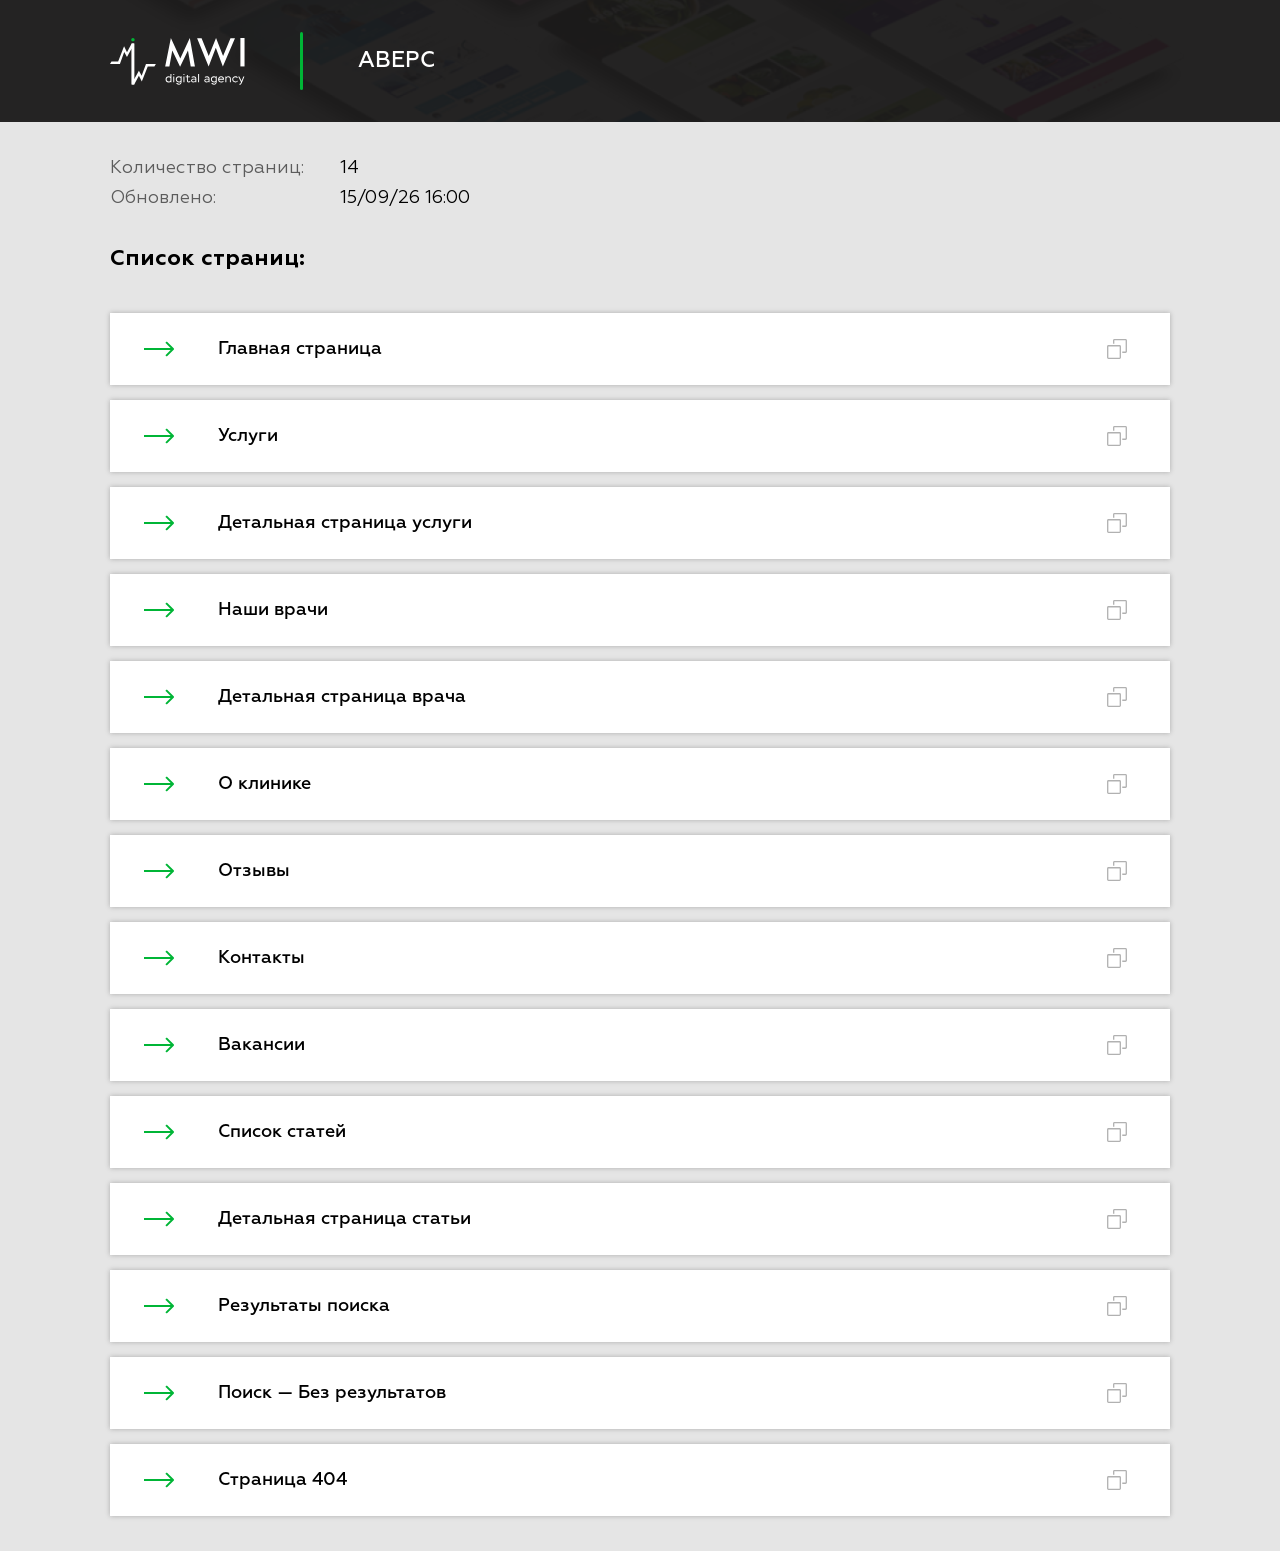
<file: index.html>
<!DOCTYPE html>
<html lang="ru">
	<head>
		<meta http-equiv="Content-Type" content="text/html; charset=utf-8">
		<!-- Переключение IE в последнию версию, на случай если в настройках пользователя стоит меньшая -->
		<meta http-equiv="X-UA-Compatible" content="IE=edge">

		<!-- Адаптирование страницы для мобильных устройств -->
		<meta name="viewport" content="width=device-width, initial-scale=1, maximum-scale=1">

		<!-- Запрет распознования номера телефона -->
		<meta name="format-detection" content="telephone=no">
		<meta name="SKYPE_TOOLBAR" content ="SKYPE_TOOLBAR_PARSER_COMPATIBLE">

		<!-- Заголовок страницы -->
		<title>Digital-агентство полного цикла. Создание и продвижение сайтов, SEO-оптимизация и контекстная реклама, а также комплексная поддержка</title>

		<!-- Данное значение часто используют(использовали) поисковые системы -->
		<meta name="description" content="">
		<meta name="keywords" content="">

		<!-- Традиционная иконка сайта, размер 16x16, прозрачность поддерживается. Рекомендуемый формат: .ico или .png -->
		<link rel="shortcut icon" href="https://ivanlayout.github.io/avers-vet/images/favicon.ico">

		<!-- Подключение файлов стилей -->
		<link rel="stylesheet" href="https://ivanlayout.github.io/avers-vet/stubMwi_css/stubMwi.css">
	</head>

	<body>
		<!-- Основная часть -->
		<div class="heade_stub">
			<div class="cont_stub">
				<div class="logo">
					<div>
						<img src="https://ivanlayout.github.io/avers-vet/stubMwi_img/mwiLogo.svg" alt="">
					</div>
				</div>

				<div class="sep"></div>

				<div class="name_stub">АВЕРС</div>
			</div>
		</div>


		<section class="section_stub">
			<div class="cont_stub">
				<div class="info">
					<div class="line">
						<div class="desc">Количество страниц:</div>

						<div class="val">14</div>
					</div>

					<div class="line">
						<div class="desc">Обновлено:</div>

						<div class="val">15/09/26 16:00</div>
					</div>
				</div>

				<div class="title">Список страниц:</div>

				<div class="pages">
					<a href="https://ivanlayout.github.io/avers-vet/main.html" class="page tooltip">
						Главная страница

						<button type="button" class="copy" data-href-link="https://ivanlayout.github.io/avers-vet/main.html"></button>

						<span class="tooltip_text">Ссылка скопирована</span>
					</a>
					<a href="https://ivanlayout.github.io/avers-vet/services.html" class="page tooltip">
						Услуги

						<button type="button" class="copy" data-href-link="https://ivanlayout.github.io/avers-vet/services.html"></button>

						<span class="tooltip_text">Ссылка скопирована</span>
					</a>
					<a href="https://ivanlayout.github.io/avers-vet/service_page.html" class="page tooltip">
						Детальная страница услуги

						<button type="button" class="copy" data-href-link="https://ivanlayout.github.io/avers-vet/service_page.html"></button>

						<span class="tooltip_text">Ссылка скопирована</span>
					</a>
					<a href="https://ivanlayout.github.io/avers-vet/doctors.html" class="page tooltip">
						Наши врачи

						<button type="button" class="copy" data-href-link="https://ivanlayout.github.io/avers-vet/doctors.html"></button>

						<span class="tooltip_text">Ссылка скопирована</span>
					</a>
					<a href="https://ivanlayout.github.io/avers-vet/doctor.html" class="page tooltip">
						Детальная страница врача

						<button type="button" class="copy" data-href-link="https://ivanlayout.github.io/avers-vet/doctor.html"></button>

						<span class="tooltip_text">Ссылка скопирована</span>
					</a>
					<a href="https://ivanlayout.github.io/avers-vet/about.html" class="page tooltip">
						О клинике

						<button type="button" class="copy" data-href-link="https://ivanlayout.github.io/avers-vet/about.html"></button>

						<span class="tooltip_text">Ссылка скопирована</span>
					</a>
					<a href="https://ivanlayout.github.io/avers-vet/reviews.html" class="page tooltip">
						Отзывы

						<button type="button" class="copy" data-href-link="https://ivanlayout.github.io/avers-vet/reviews.html"></button>

						<span class="tooltip_text">Ссылка скопирована</span>
					</a>
					<a href="https://ivanlayout.github.io/avers-vet/contacts.html" class="page tooltip">
						Контакты

						<button type="button" class="copy" data-href-link="https://ivanlayout.github.io/avers-vet/contacts.html"></button>

						<span class="tooltip_text">Ссылка скопирована</span>
					</a>
					<a href="https://ivanlayout.github.io/avers-vet/vacancy.html" class="page tooltip">
						Вакансии

						<button type="button" class="copy" data-href-link="https://ivanlayout.github.io/avers-vet/vacancy.html"></button>

						<span class="tooltip_text">Ссылка скопирована</span>
					</a>
					<a href="https://ivanlayout.github.io/avers-vet/articles.html" class="page tooltip">
						Список статей

						<button type="button" class="copy" data-href-link="https://ivanlayout.github.io/avers-vet/articles.html"></button>

						<span class="tooltip_text">Ссылка скопирована</span>
					</a>
					<a href="https://ivanlayout.github.io/avers-vet/article.html" class="page tooltip">
						Детальная страница статьи

						<button type="button" class="copy" data-href-link="https://ivanlayout.github.io/avers-vet/article.html"></button>

						<span class="tooltip_text">Ссылка скопирована</span>
					</a>
					<a href="https://ivanlayout.github.io/avers-vet/search.html" class="page tooltip">
						Результаты поиска

						<button type="button" class="copy" data-href-link="https://ivanlayout.github.io/avers-vet/search.html"></button>

						<span class="tooltip_text">Ссылка скопирована</span>
					</a>
					<a href="https://ivanlayout.github.io/avers-vet/search_empty.html" class="page tooltip">
						Поиск — Без результатов

						<button type="button" class="copy" data-href-link="https://ivanlayout.github.io/avers-vet/search_empty.html"></button>

						<span class="tooltip_text">Ссылка скопирована</span>
					</a>
					<a href="https://ivanlayout.github.io/avers-vet/404.html" class="page tooltip">
						Страница 404

						<button type="button" class="copy" data-href-link="https://ivanlayout.github.io/avers-vet/404.html"></button>

						<span class="tooltip_text">Ссылка скопирована</span>
					</a>
				</div>
			</div>
		</section>
		<!-- End Основная часть -->


		<!-- Подключение javascript файлов -->
		<script src="https:/code.jquery.com/jquery-3.5.1.min.js" integrity="sha256-9/aliU8dGd2tb6OSsuzixeV4y/faTqgFtohetphbbj0=" crossorigin="anonymous"></script>

		<script>
			$(function(){
				$('body').on('click', '.pages .page .copy', function(e) {
					e.preventDefault()
					$(this).parent().addClass('show')
					let value = $(this).data('href-link')

					let $temp = $("<input>")

					$("body").append($temp)

					$temp.val(value).select()

					document.execCommand("copy")

					$temp.remove()

					setTimeout(function(){
						$('.pages .page').removeClass('show')
					}, 1000)
				})
			})
		</script>
	</body>
</html>
</file>
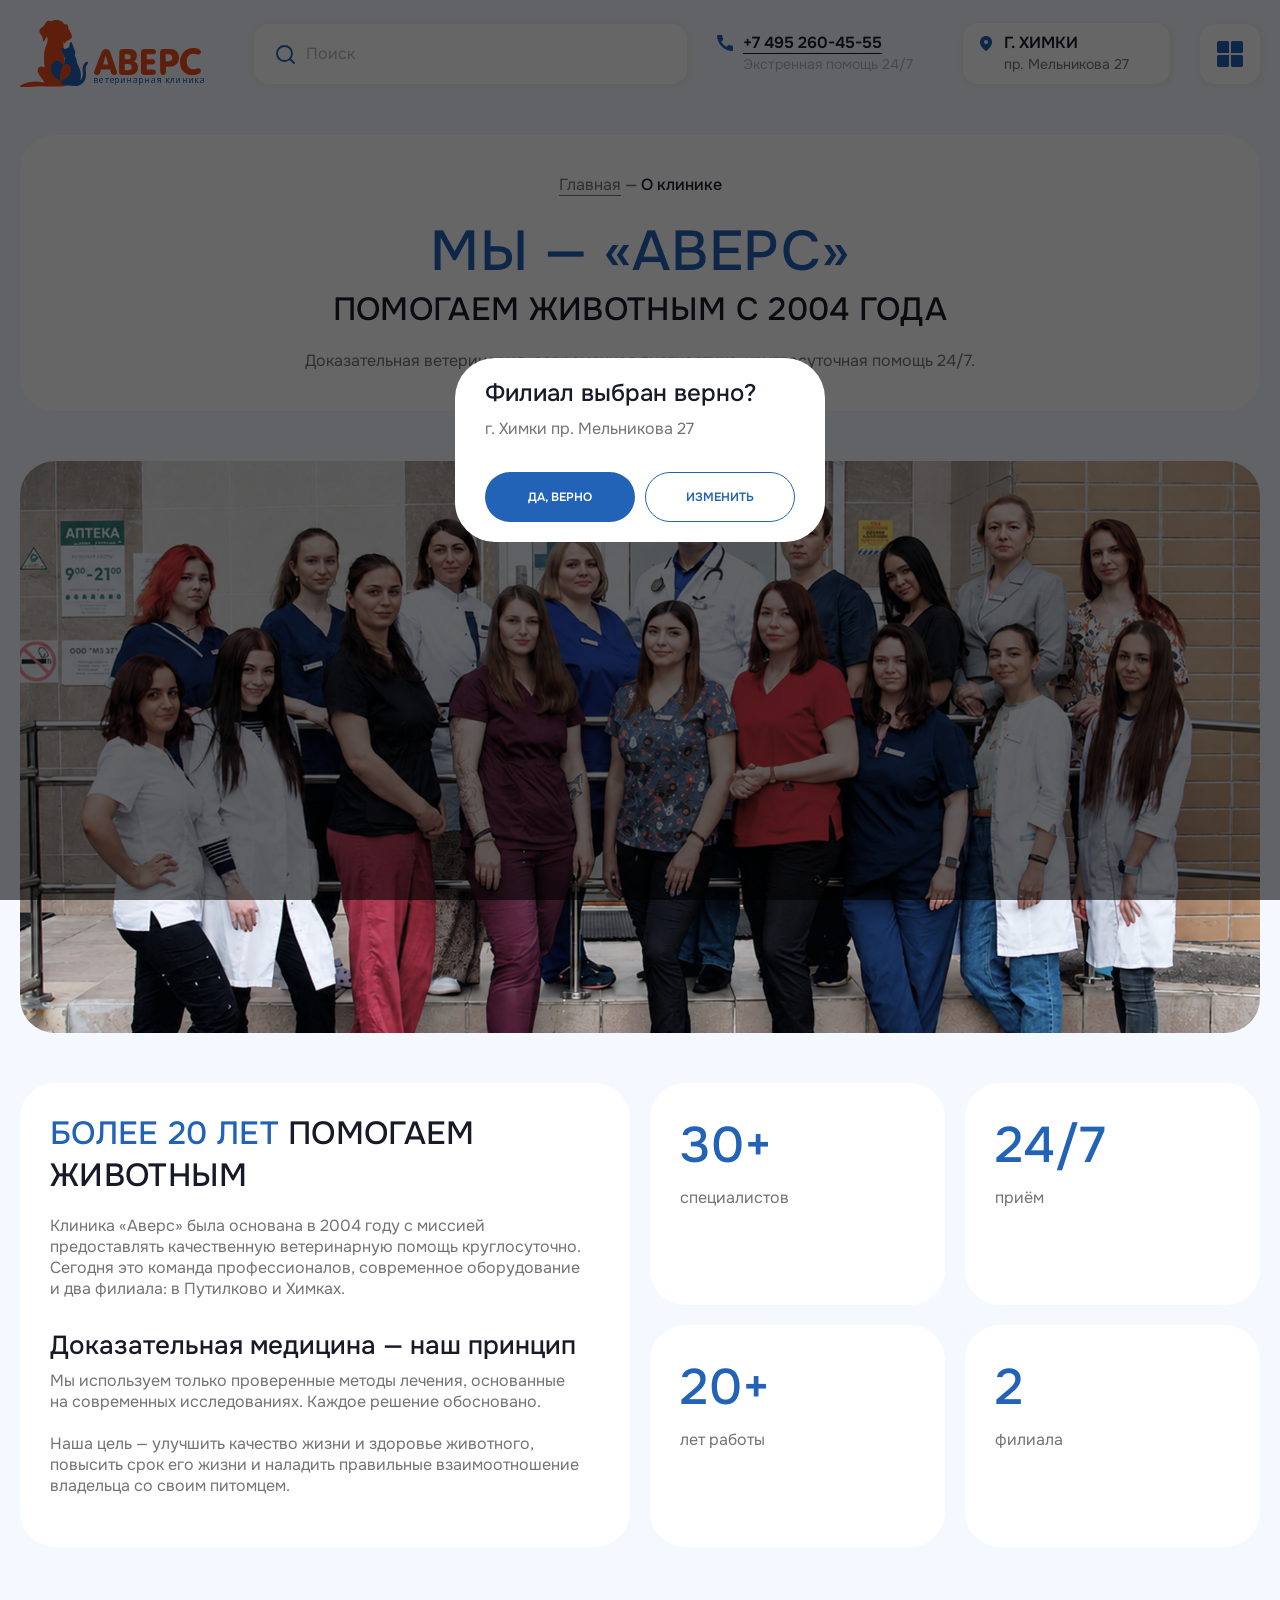
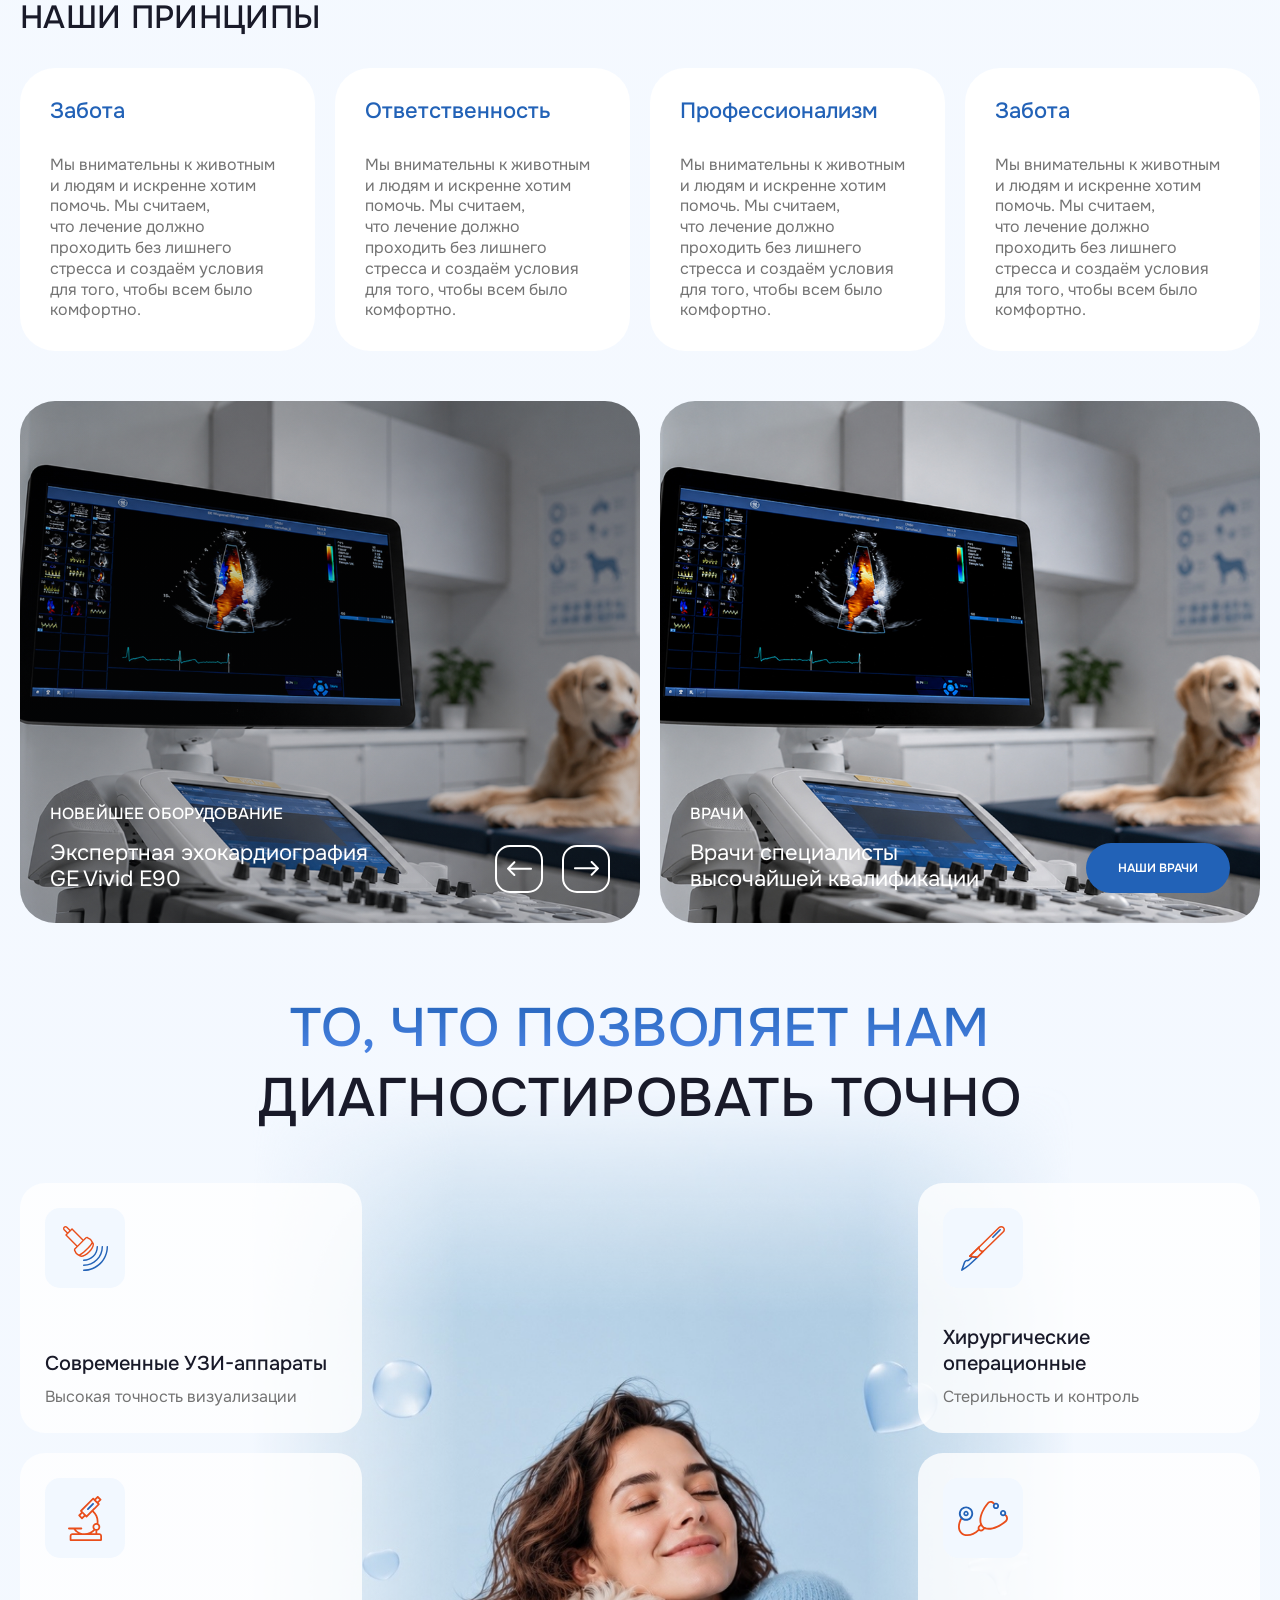
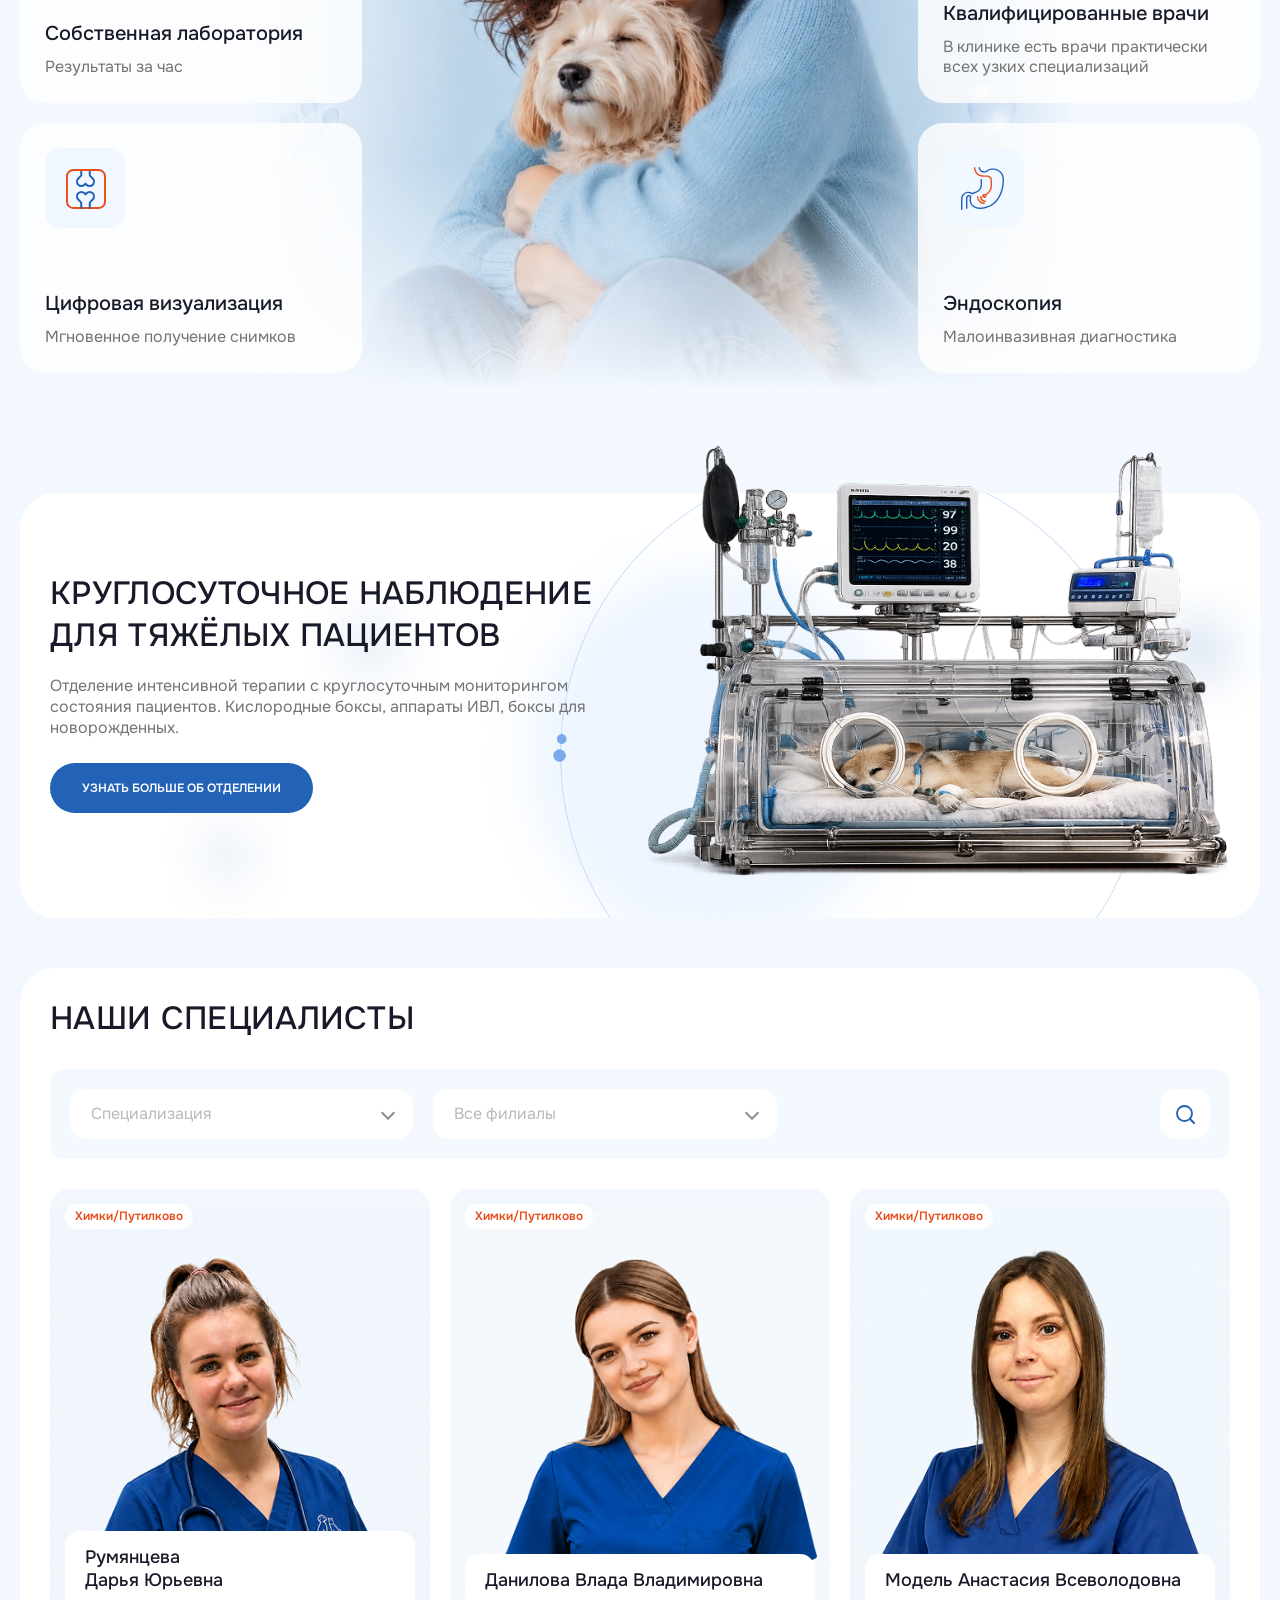
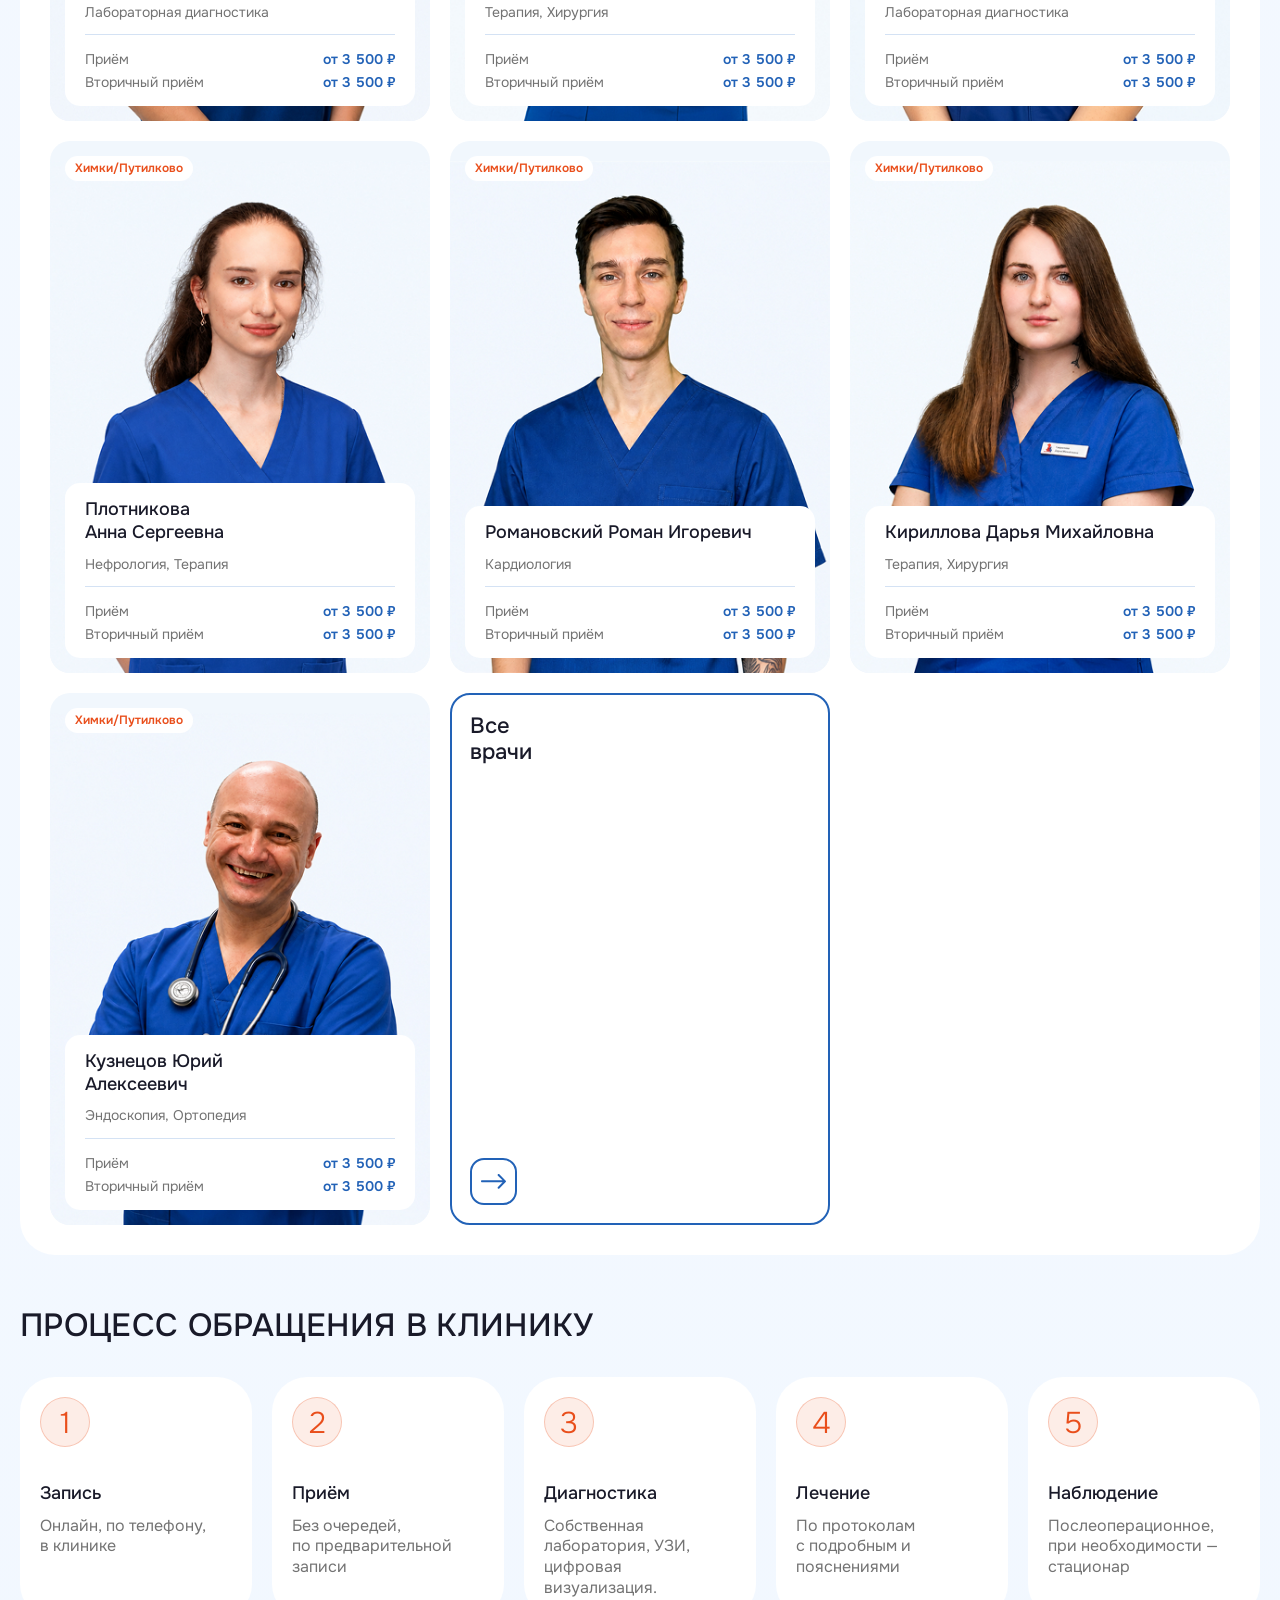
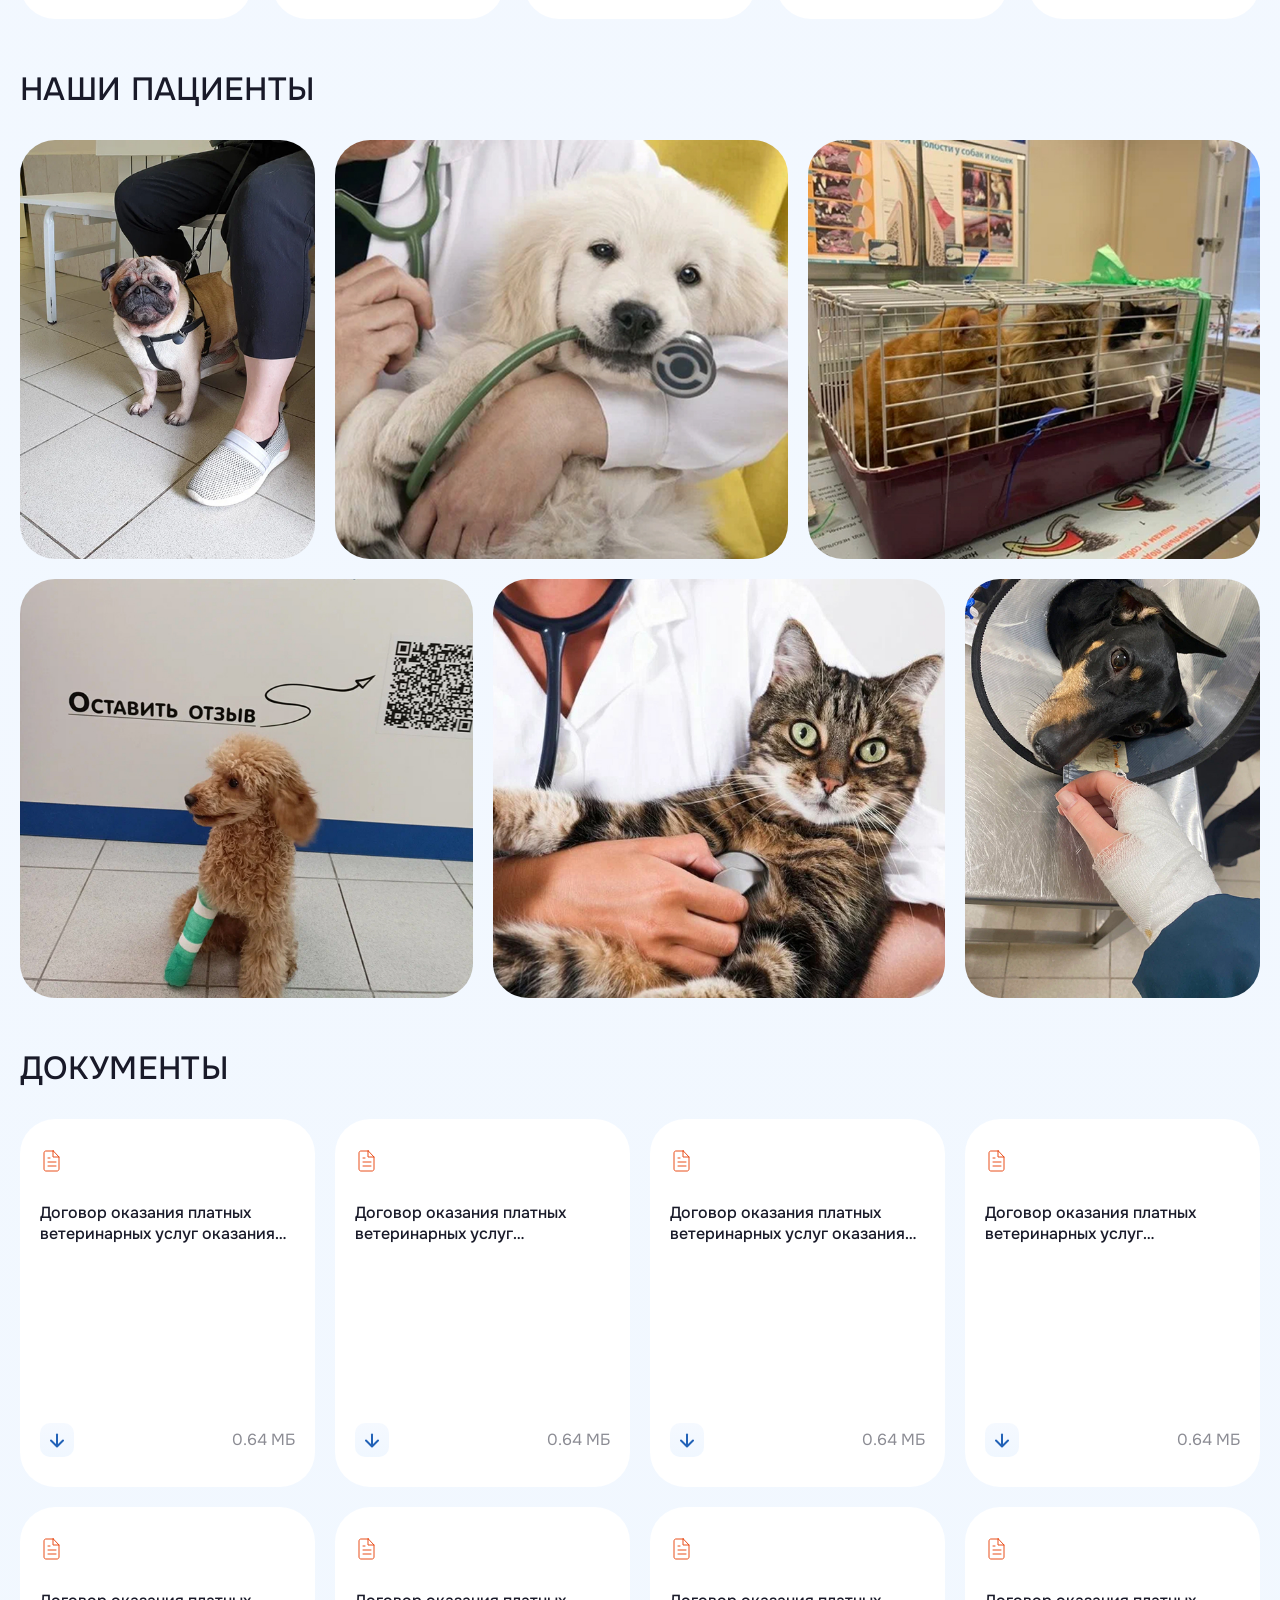
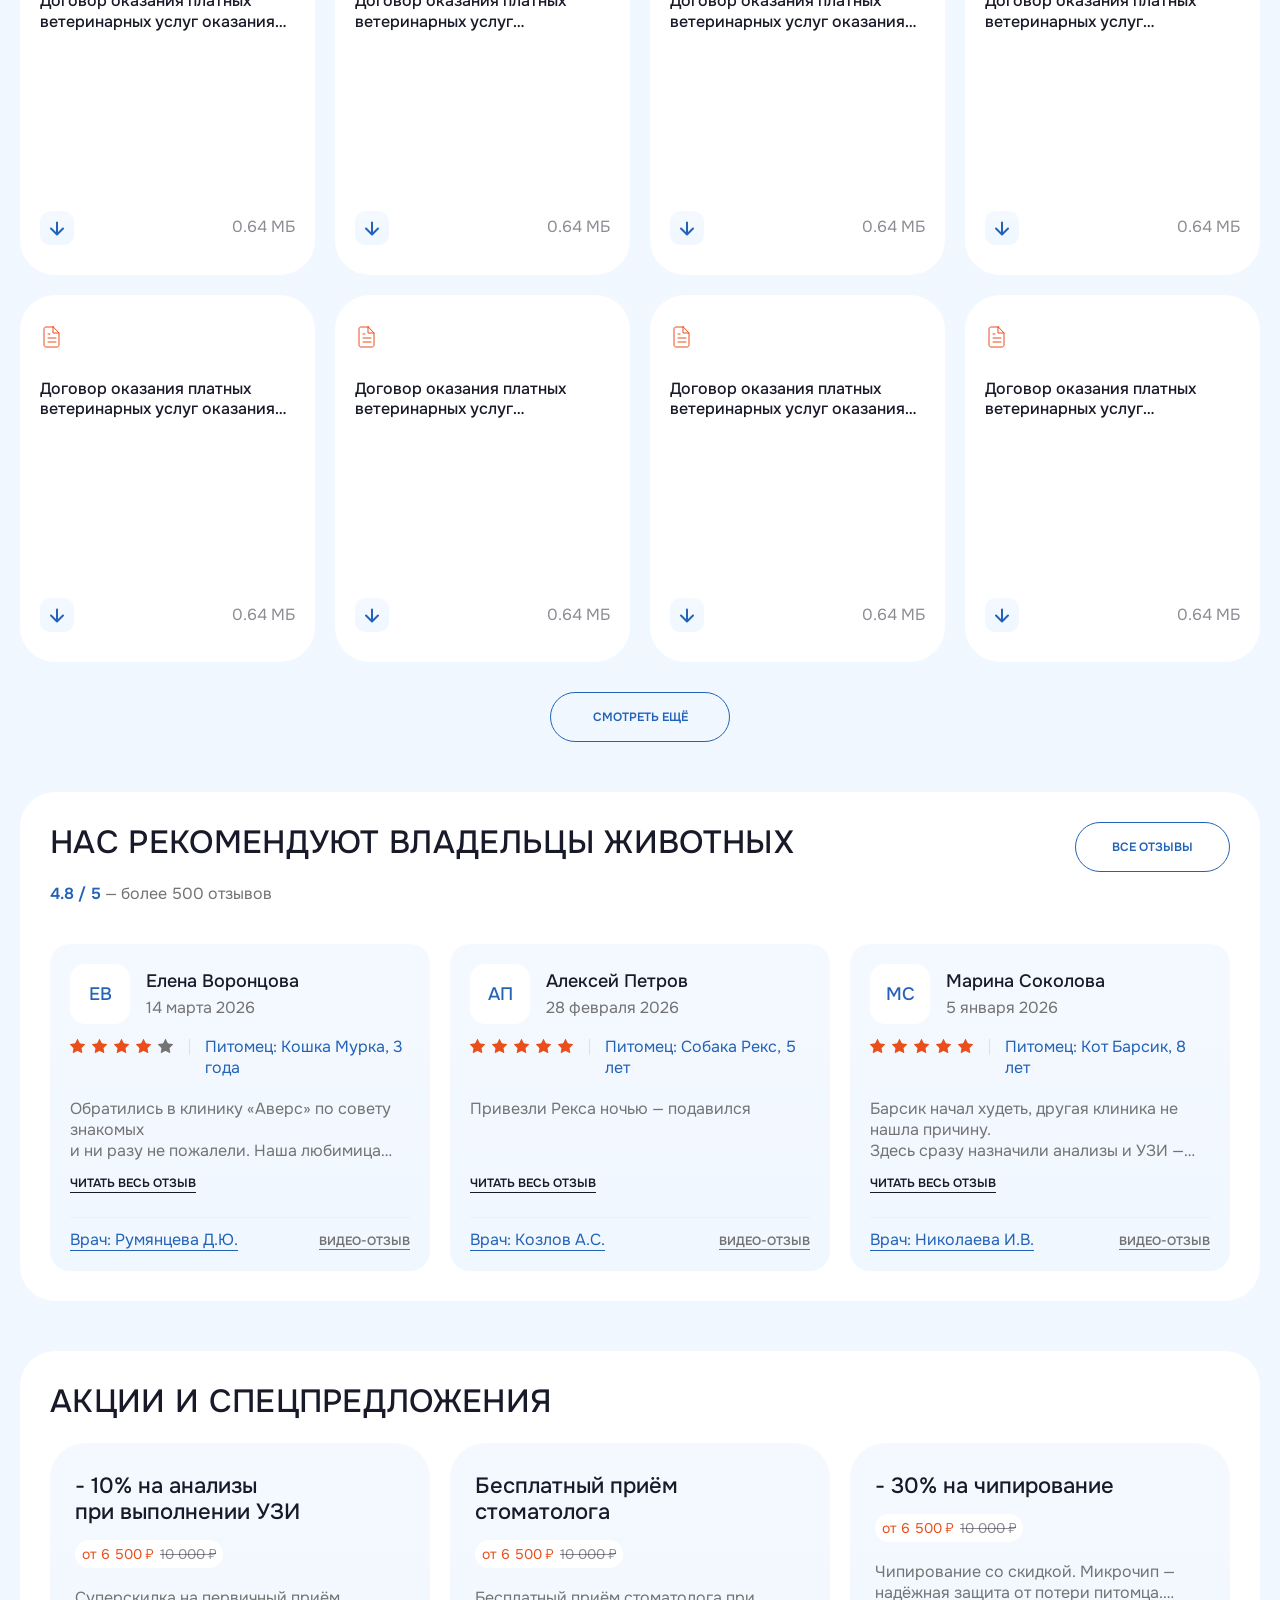
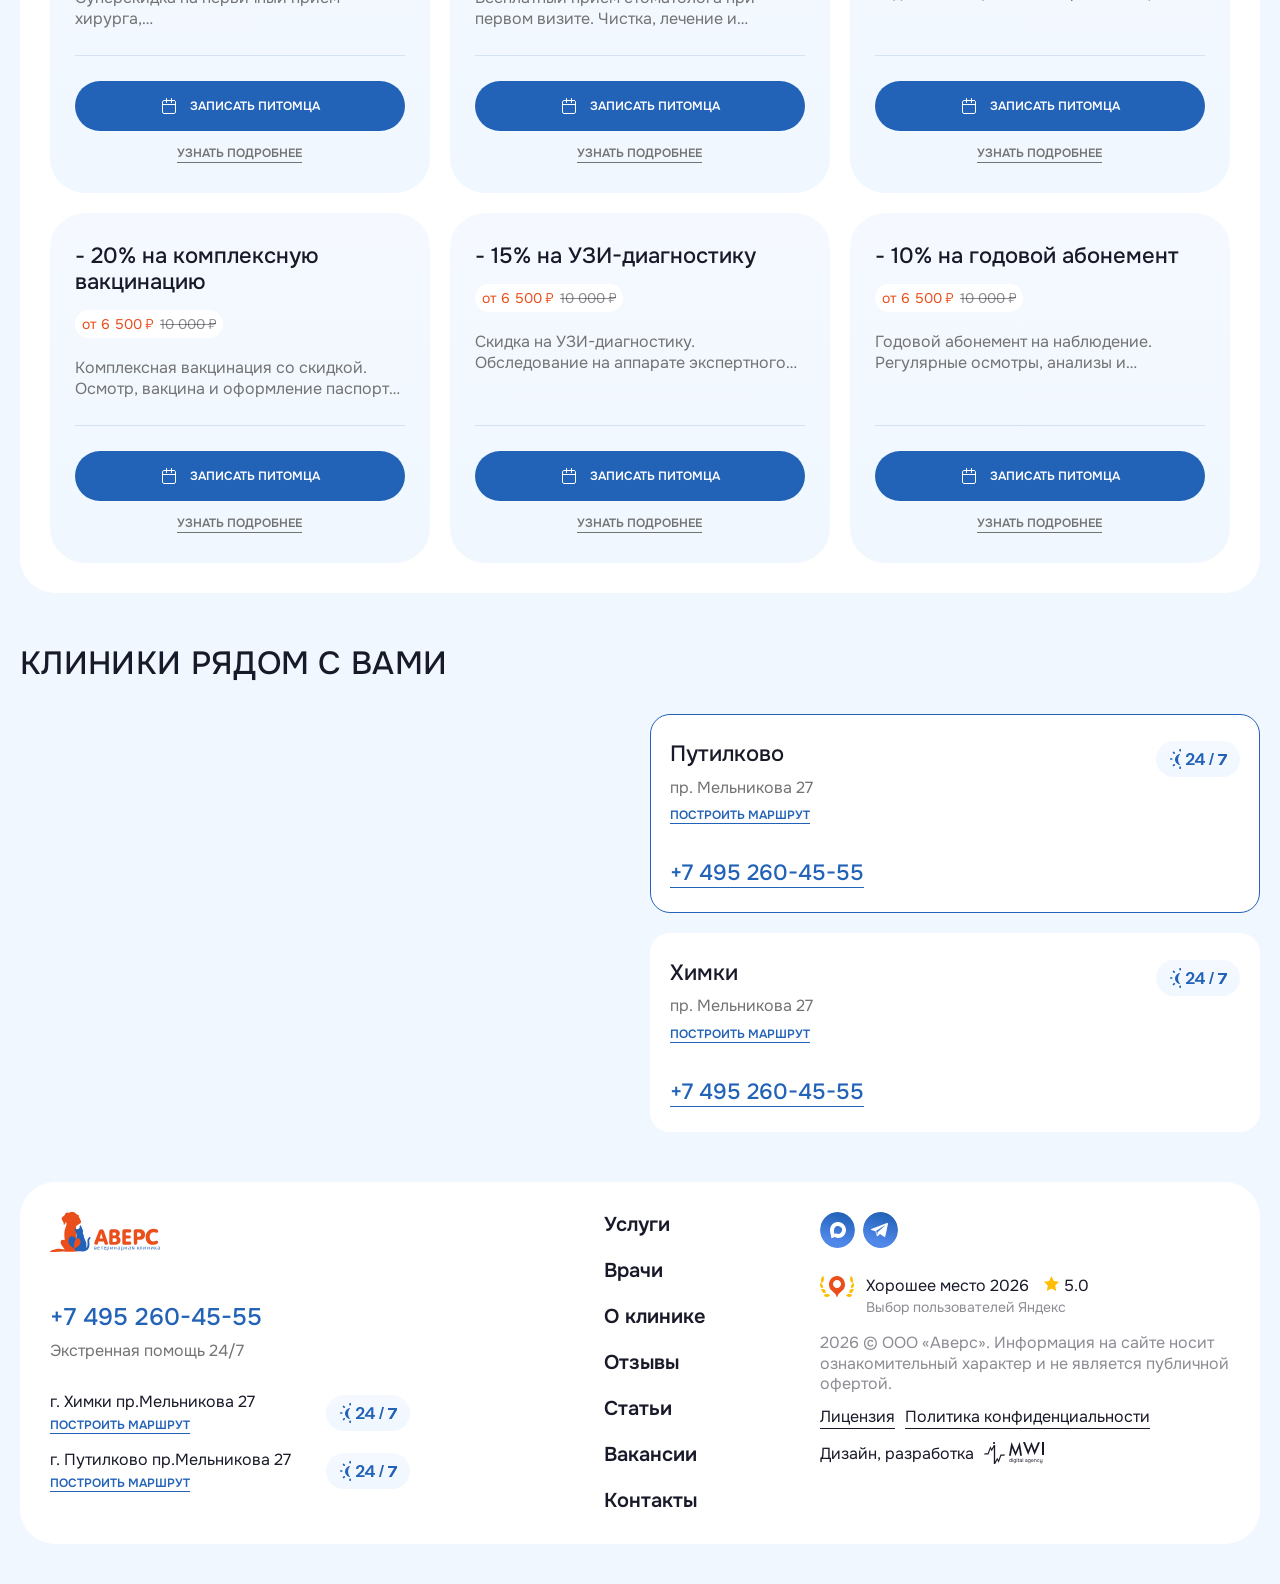
<file: about.html>
<!DOCTYPE html>
<html lang="ru">
	<head>
		<meta http-equiv="Content-Type" content="text/html; charset=utf-8">
		<!-- Переключение IE в последнию версию, на случай если в настройках пользователя стоит меньшая -->
		<meta http-equiv="X-UA-Compatible" content="IE=edge">

		<!-- Адаптирование страницы для мобильных устройств -->
		<meta name="viewport" content="width=device-width, initial-scale=1, maximum-scale=1">

		<!-- Запрет распознования номера телефона -->
		<meta name="format-detection" content="telephone=no">
		<meta name="SKYPE_TOOLBAR" content ="SKYPE_TOOLBAR_PARSER_COMPATIBLE">

		<!-- Заголовок страницы -->
		<title>АВЕРС</title>

		<!-- Данное значение часто используют(использовали) поисковые системы -->
		<meta name="description" content="">
		<meta name="keywords" content="">

		<!-- Традиционная иконка сайта, размер 16x16, прозрачность поддерживается. Рекомендуемый формат: .ico или .png -->
		<link rel="shortcut icon" href="favicon.ico">

		<meta name="theme-color" content="#ffffff">

		<link rel="preconnect" href="https://fonts.googleapis.com">
		<link rel="preconnect" href="https://fonts.gstatic.com" crossorigin>
		<link href="https://fonts.googleapis.com/css2?family=Onest:wght@100..900&display=swap" rel="stylesheet">

		<!-- Подключение файлов стилей -->
		<link rel="stylesheet" href="css/swiper-bundle.min.css">
		<link rel="stylesheet" href="css/fancybox.css">
		<link rel="stylesheet" href="css/styles.css">

		<link rel="stylesheet" href="css/response_1699.css" media="(max-width: 1699px)">
		<link rel="stylesheet" href="css/response_1499.css" media="(max-width: 1499px)">
		<link rel="stylesheet" href="css/response_1319.css" media="(max-width: 1319px)">
		<link rel="stylesheet" href="css/response_1199.css" media="(max-width: 1199px)">
		<link rel="stylesheet" href="css/response_1023.css" media="(max-width: 1023px)">
		<link rel="stylesheet" href="css/response_767.css" media="(max-width: 767px)">
		<link rel="stylesheet" href="css/response_479.css" media="(max-width: 479px)">
	</head>
	<body>
		<div class="wrap">
			<div class="main">
				<!-- Шапка -->
				<header class="header">
					<div class="cont">
						<div class="header__flex _flex">
							<div class="header__logo">
								<a href="/">
									<img src="images/logo.svg" alt="">
								</a>
							</div>
							<div class="header-search">
								<form action="" class="header-search__form">
									<div class="header-search__form-flex _flex">
										<input type="text" value="" placeholder="Поиск" id="search-input" autocomplete="off" class="header-search__form-input">
										<button type="reset" class="header-search__form-clear">
											<svg>
												<use xlink:href="images/sprite.svg#close"></use>
											</svg>
										</button>
									</div>

									<div class="header-search__box">
										<div class="header-search__list">
											<div class="header-search__list-item">
												<a href="/" class="header-search__list-link"><b>Вс</b>крытие абсцесса, гематомы, дренирование</a>
											</div>
											<div class="header-search__list-item">
												<a href="/" class="header-search__list-link"><b>Вс</b>крытие абсцесса, гематомы, дренирование</a>
											</div>
											<div class="header-search__list-item">
												<a href="/" class="header-search__list-link"><b>Вс</b>крытие абсцесса, гематомы, дренирование</a>
											</div>
											<div class="header-search__list-item">
												<a href="/" class="header-search__list-link"><b>Вс</b>крытие абсцесса, гематомы, дренирование</a>
											</div>
											<div class="header-search__list-item">
												<a href="/" class="header-search__list-link"><b>Вс</b>крытие абсцесса, гематомы, дренирование</a>
											</div>
											<div class="header-search__list-item">
												<a href="/" class="header-search__list-link"><b>Вс</b>крытие абсцесса, гематомы, дренирование</a>
											</div>
										</div>

										<a href="/" class="header-search__all">Все результаты</a>
									</div>
								</form>
							</div>
							<div class="header__contacts _flex">
								<div class="header__tel">
									<a href="tel:+74952604555"><span>+7 495 260-45-55</span></a>
									<div class="header__tel-desc">Экстренная помощь 24/7</div>
								</div>

								<button type="button" data-content="#choose-filial" class="header__adres modal-btn">
									<div class="header__adres-city">г. Химки</div>
									<div class="header__adres-desc">пр. Мельникова 27</div>
								</button>
							</div>
							
							<button type="button" class="header__burger"></button>
						</div>
					</div>

					<div class="header__block">
						<div class="cont">
							<div class="header__block-bg">
								<div class="header__block-flex _flex">
									<div class="header-search">
										<form action="" class="header-search__form">
											<div class="header-search__form-flex _flex">
												<input type="text" value="" placeholder="Поиск" class="header-search__form-input">
											</div>
										</form>
									</div>
									<nav class="header__menu">
										<div class="header__menu-item">
											<a href="/" class="header__menu-link">Услуги</a>
										</div>
										<div class="header__menu-item">
											<a href="/" class="header__menu-link">Врачи</a>
										</div>
										<div class="header__menu-item">
											<a href="/" class="header__menu-link">О клинике</a>
										</div>
										<div class="header__menu-item">
											<a href="/" class="header__menu-link">Отзывы</a>
										</div>
										<div class="header__menu-item">
											<a href="/" class="header__menu-link">Статьи</a>
										</div>
										<div class="header__menu-item">
											<a href="/" class="header__menu-link">Вакансии</a>
										</div>
										<div class="header__menu-item">
											<a href="/" class="header__menu-link">Контакты</a>
										</div>
									</nav>
									<div class="header__block-coll _flex">
										<div class="header__adreses">
											<div class="header__adreses-item">
												<div class="header__adreses-city">Химки</div>
												<div class="header__adreses-adres">пр. Мельникова 27</div>
												<div class="header__adreses-time">24/7, бесплатная парковка</div>
											</div>
											<div class="header__adreses-item">
												<div class="header__adreses-city">Путилково</div>
												<div class="header__adreses-adres">пр. Мельникова 27</div>
												<div class="header__adreses-time">24/7, бесплатная парковка</div>
											</div>
										</div>
										<div class="header__info">
											<div class="header__info-title">Если питомцу <br>плохо — не ждите</div>
											<div class="header__info-tel">
												<a href="tel:+ 74952604555">
													<span>+ 7 (495) 260-45-55</span>
												</a>
											</div>
											<div class="header__info-time">Экстренная помощь 24/7</div>
											<div class="header__info-btns _flex">
												<a href="/" class="btn-red header__info-btn">
													<span class="btn-red__wrap">
														<span class="btn-red__icon">
															<img data-src="images/ic_zap.svg" src="images/img_plug.png" alt="" class="lazyload">
														</span>
														Срочная помощь
													</span>
												</a>
												<button type="button" data-content="#modal-callback" class="btn-blue header__info-btn modal-btn">
													<span class="btn-blue__wrap">
														<span class="btn-blue__icon">
															<img data-src="images/ic_zap.svg" src="images/img_plug.png" alt="" class="lazyload">
														</span>
														Перезвонить мне
													</span>
												</button>
											</div>
										</div>
									</div>
								</div>
							</div>
						</div>
					</div>
				</header>
				<!-- End Шапка -->

				<section class="page-head">
					<div class="cont _nopad">
						<div class="page-head__bg">
							<div class="breadcrumbs">
								<div class="breadcrumbs__scroll">
									<a href="/">Главная</a> <span class="breadcrumbs_sep">—</span> О клинике
								</div>
							</div>

							<h1 class="page-title">
								<span>Мы — «Аверс»</span>
							</h1>

							<div class="main-title main-title_center">Помогаем животным с 2004 года</div>

							<div class="page-head__desc">Доказательная ветеринария, современная диагностика, круглосуточная помощь 24/7.</div>
						</div>
					</div>
				</section>

				
				<section class="about-img _marg">
					<div class="cont _nopad">
						<img data-src="images/about_img.jpg" src="images/img_plug.png" alt="" class="about-img__img lazyload">
					</div>
				</section>


				<section class="about-info _marg">
					<div class="cont _nopad">
						<div class="about-info__grid">
							<div class="about-info__item _big">
								<div class="main-title"><span>Более 20 лет</span> помогаем <br>животным</div>

								<div class="text-block about-info__text-marg about-info__text-width">
									<p>Клиника «Аверс» была основана в 2004 году с миссией предоставлять качественную ветеринарную помощь круглосуточно. Сегодня это команда профессионалов, современное оборудование и два филиала: в Путилково и Химках.</p>

									<h3>Доказательная медицина — наш принцип</h3>

									<p>Мы используем только проверенные методы лечения, основанные на современных исследованиях. Каждое решение обосновано.</p>

									<p>Наша цель — улучшить качество жизни и здоровье животного, повысить срок его жизни и наладить правильные взаимоотношение владельца со своим питомцем.</p>
								</div>
							</div>

							<div class="about-info__item">
								<div class="about-info__val">30+</div>

								<div class="about-info__desc">специалистов</div>
							</div>
							<div class="about-info__item">
								<div class="about-info__val">24/7</div>

								<div class="about-info__desc">приём</div>
							</div>
							<div class="about-info__item">
								<div class="about-info__val">20+</div>

								<div class="about-info__desc">лет работы</div>
							</div>
							<div class="about-info__item">
								<div class="about-info__val">2</div>

								<div class="about-info__desc">филиала</div>
							</div>
						</div>
					</div>
				</section>


				<section class="our-principles our-principles_marg _marg">
					<div class="cont">
						<div class="main-title">Наши принципы</div>

						<div class="our-principles__grid _flex">
							<div class="our-principles__item">
								<div class="our-principles__name">Забота</div>

								<div class="our-principles__box">
									<div class="our-principles__desc">Мы внимательны к животным и людям и искренне хотим помочь. Мы считаем, что лечение должно проходить без лишнего стресса и создаём условия для того, чтобы всем было комфортно.</div>
								</div>
							</div>
							<div class="our-principles__item">
								<div class="our-principles__name">Ответственность</div>

								<div class="our-principles__box">
									<div class="our-principles__desc">Мы внимательны к животным и людям и искренне хотим помочь. Мы считаем, что лечение должно проходить без лишнего стресса и создаём условия для того, чтобы всем было комфортно.</div>
								</div>
							</div>
							<div class="our-principles__item">
								<div class="our-principles__name">Профессионализм</div>

								<div class="our-principles__box">
									<div class="our-principles__desc">Мы внимательны к животным и людям и искренне хотим помочь. Мы считаем, что лечение должно проходить без лишнего стресса и создаём условия для того, чтобы всем было комфортно.</div>
								</div>
							</div>
							<div class="our-principles__item">
								<div class="our-principles__name">Забота</div>

								<div class="our-principles__box">
									<div class="our-principles__desc">Мы внимательны к животным и людям и искренне хотим помочь. Мы считаем, что лечение должно проходить без лишнего стресса и создаём условия для того, чтобы всем было комфортно.</div>
								</div>
							</div>
						</div>
					</div>
				</section>


				<section class="about-adv _marg">
					<div class="cont _nopad">
						<div class="about-adv__cols _flex">
							<div class="about-adv__col">
								<div class="about-adv__slider swiper">
									<div class="swiper-wrapper">
										<div class="swiper-slide about-adv__item _dark-img">
											<div class="about-adv__img">
												<img data-src="images/about_adv_img1.jpg" src="images/img_plug.png" alt="" class=" lazyload">
											</div>

											<div class="about-adv__box">
												<div class="about-adv__info">
													<div class="about-adv__title">Новейшее оборудование</div>
			
													<div class="about-adv__name">Экспертная эхокардиография <br>GE Vivid E90</div>
												</div>
											</div>
										</div>
										<div class="swiper-slide about-adv__item">
											<div class="about-adv__img">
												<img data-src="images/about_adv_img1.jpg" src="images/img_plug.png" alt="" class=" lazyload">
											</div>
		
											<div class="about-adv__box _flex">
												<div class="about-adv__info">
													<div class="about-adv__title">врачи</div>
			
													<div class="about-adv__name">Врачи специалисты высочайшей квалификации</div>
												</div>
											</div>
										</div>
									</div>

									<button type="button" class="slider-button-prev">
										<svg>
											<use xlink:href="images/sprite.svg#arrow1"></use>
										</svg>
									</button>
									<button type="button" class="slider-button-next">
										<svg>
											<use xlink:href="images/sprite.svg#arrow1"></use>
										</svg>
									</button>
								</div>
							</div>

							<div class="about-adv__col">
								<div class="about-adv__item">
									<div class="about-adv__img">
										<img data-src="images/about_adv_img1.jpg" src="images/img_plug.png" alt="" class=" lazyload">
									</div>

									<div class="about-adv__box _flex">
										<div class="about-adv__info">
											<div class="about-adv__title">врачи</div>
	
											<div class="about-adv__name">Врачи специалисты <br>высочайшей квалификации</div>
										</div>

										<div class="about-adv__box-btn">
											<a href="/" class="btn-blue about-adv__btn">наши врачи</a>
										</div>
									</div>
								</div>
							</div>
						</div>
					</div>
				</section>


				<section class="advantages">
					<div class="cont _nopad">
						<div class="advantages__title">
							<span>То, что позволяет нам</span> <br>диагностировать точно
						</div>

						<div class="advantages__bg">
							<div class="cont">
								<div class="advantages__bg-img">
									<img data-src="images/woman_img.png" src="images/img_plug.png" alt="" class="lazyload">
								</div>
							</div>
						</div>

						<div class="advantages__items _flex">
							<div class="advantages__item">
								<div class="advantages__icon">
									<img data-src="images/ic_adv7.svg" src="images/img_plug.png" alt="" class="lazyload">
								</div>

								<div class="advantages__info">
									<div class="advantages__name">Современные УЗИ-аппараты</div>

									<div class="advantages__desc">Высокая точность визуализации</div>
								</div>
							</div>
							<div class="advantages__item">
								<div class="advantages__icon">
									<img data-src="images/ic_adv8.svg" src="images/img_plug.png" alt="" class="lazyload">
								</div>

								<div class="advantages__info">
									<div class="advantages__name">Хирургические операционные</div>

									<div class="advantages__desc">Стерильность и контроль</div>
								</div>
							</div>
						</div>
						<div class="advantages__items _flex">
							<div class="advantages__item">
								<div class="advantages__icon">
									<img data-src="images/ic_adv3.svg" src="images/img_plug.png" alt="" class="lazyload">
								</div>

								<div class="advantages__info">
									<div class="advantages__name">Собственная лаборатория</div>

									<div class="advantages__desc">Результаты за час</div>
								</div>
							</div>
							<div class="advantages__item">
								<div class="advantages__icon">
									<img data-src="images/ic_adv5.svg" src="images/img_plug.png" alt="" class="lazyload">
								</div>

								<div class="advantages__info">
									<div class="advantages__name">Квалифицированные врачи</div>

									<div class="advantages__desc">В клинике есть врачи практически всех узких специализаций</div>
								</div>
							</div>
							
						</div>
						<div class="advantages__items _flex">
							<div class="advantages__item">
								<div class="advantages__icon">
									<img data-src="images/ic_adv9.svg" src="images/img_plug.png" alt="" class="lazyload">
								</div>

								<div class="advantages__info">
									<div class="advantages__name">Цифровая визуализация</div>

									<div class="advantages__desc">Мгновенное получение снимков</div>
								</div>
							</div>
							<div class="advantages__item">
								<div class="advantages__icon">
									<img data-src="images/ic_adv10.svg" src="images/img_plug.png" alt="" class="lazyload">
								</div>

								<div class="advantages__info">
									<div class="advantages__name">Эндоскопия</div>

									<div class="advantages__desc">Малоинвазивная диагностика</div>
								</div>
							</div>
						</div>
					</div>
				</section>


				<section class="learn-more _marg">
					<div class="cont">
						<div class="learn-more__bg _flex">
							<div class="learn-more__coll">
								<div class="main-title">Круглосуточное наблюдение для тяжёлых пациентов</div>

								<div class="learn-more__desc">Отделение интенсивной терапии с круглосуточным мониторингом состояния пациентов. Кислородные боксы, аппараты ИВЛ, боксы для новорожденных.</div>

								<div class="learn-more__bot">
									<a href="/" class="btn-blue learn-more__btn">узнать больше об отделении</a>
								</div>
							</div>

							<div class="learn-more__img">
								<img data-src="images/learn_more_img.png" src="images/img_plug.png" alt="" class="lazyload">
							</div>
						</div>
					</div>
				</section>


				<section class="specialists _marg">
					<div class="cont _nopad">
						<div class="section-bg">
							<div class="main-title">Наши специалисты</div>

							<div class="specialists__top">
								<div class="specialists__top-wrap _flex">
									<div class="sorting">
										<form accept="" class="form sorting__form _flex">
											<div class="sorting__item">
												<div class="select-wrap">
													<select>
														<option value="0" data-display="Специализация"></option>
														<option value="1">Терапия</option>
														<option value="2">Хирургия</option>
														<option value="3">Кардиология</option>
														<option value="4">Дерматология</option>
														<option value="5">Офтальмология</option>
														<option value="6">Стоматология</option>
														<option value="7">Неврология</option>
														<option value="8">Лаборатория</option>
														<option value="9">УЗИ-диагностика</option>
														<option value="10">Вакцинация</option>
														<option value="11">Экстренная помощь</option>
													</select>
												</div>
											</div>
											<div class="sorting__item">
												<div class="select-wrap">
													<select>
														<option value="0" data-display="Все филиалы"></option>
														<option value="1">Терапия</option>
														<option value="2">Хирургия</option>
														<option value="3">Кардиология</option>
														<option value="4">Дерматология</option>
														<option value="5">Офтальмология</option>
														<option value="6">Стоматология</option>
														<option value="7">Неврология</option>
														<option value="8">Лаборатория</option>
														<option value="9">УЗИ-диагностика</option>
														<option value="10">Вакцинация</option>
														<option value="11">Экстренная помощь</option>
													</select>
												</div>
											</div>
										</form>
									</div>
									<div class="mini-modal specialists__search">
										<button type="button" class="mini-modal__btn specialists__search-open"></button>
	
										<div class="mini-modal__modal specialists__search-modal">
											<form accept="" class="form-search _flex">
												<input type="text" value="" placeholder="Поиск" class="form-search__input search-input">

												<button type="reset" class="form-search__clear search-clear">
													<svg>
														<use xlink:href="images/sprite.svg#close"></use>
													</svg>
												</button>
											</form>
										</div>
									</div>
								</div>
							</div>

							<div class="specialists__grid _flex">
								<div class="specialist">
									<div class="specialist__img">
										<img data-src="images/tmp/specialist1.jpg" src="images/img_plug.png" alt="" class="lazyload">
									</div>

									<div class="specialist__location">Химки/Путилково</div>

									<div class="specialist__info">
										<div class="specialist__name">
											<a href="/">Румянцева <br>Дарья Юрьевна</a>
										</div>

										<div class="specialist__speciality">Лабораторная диагностика</div>

										<div class="specialist__bot">
											<div class="specialist__box _flex">
												<div class="specialist__reception">Приём</div>

												<div class="specialist__price">от 3 500 <i class="rub">;</i></div>
											</div>
											<div class="specialist__box _flex">
												<div class="specialist__reception">Вторичный приём</div>

												<div class="specialist__price">от 3 500 <i class="rub">;</i></div>
											</div>
										</div>
									</div>
								</div>
								<div class="specialist">
									<div class="specialist__img">
										<img data-src="images/tmp/specialist2.jpg" src="images/img_plug.png" alt="" class="lazyload">
									</div>

									<div class="specialist__location">Химки/Путилково</div>

									<div class="specialist__info">
										<div class="specialist__name">
											<a href="/">Данилова Влада Владимировна</a>
										</div>

										<div class="specialist__speciality">Терапия, Хирургия</div>

										<div class="specialist__bot">
											<div class="specialist__box _flex">
												<div class="specialist__reception">Приём</div>

												<div class="specialist__price">от 3 500 <i class="rub">;</i></div>
											</div>
											<div class="specialist__box _flex">
												<div class="specialist__reception">Вторичный приём</div>

												<div class="specialist__price">от 3 500 <i class="rub">;</i></div>
											</div>
										</div>
									</div>
								</div>
								<div class="specialist">
									<div class="specialist__img">
										<img data-src="images/tmp/specialist3.jpg" src="images/img_plug.png" alt="" class="lazyload">
									</div>

									<div class="specialist__location">Химки/Путилково</div>

									<div class="specialist__info">
										<div class="specialist__name">
											<a href="/">Модель Анастасия Всеволодовна</a>
										</div>

										<div class="specialist__speciality">Лабораторная диагностика</div>

										<div class="specialist__bot">
											<div class="specialist__box _flex">
												<div class="specialist__reception">Приём</div>

												<div class="specialist__price">от 3 500 <i class="rub">;</i></div>
											</div>
											<div class="specialist__box _flex">
												<div class="specialist__reception">Вторичный приём</div>

												<div class="specialist__price">от 3 500 <i class="rub">;</i></div>
											</div>
										</div>
									</div>
								</div>
								<div class="specialist">
									<div class="specialist__img">
										<img data-src="images/tmp/specialist4.jpg" src="images/img_plug.png" alt="" class="lazyload">
									</div>

									<div class="specialist__location">Химки/Путилково</div>

									<div class="specialist__info">
										<div class="specialist__name">
											<a href="/">Плотникова <br>Анна Сергеевна</a>
										</div>

										<div class="specialist__speciality">Нефрология, Терапия</div>

										<div class="specialist__bot">
											<div class="specialist__box _flex">
												<div class="specialist__reception">Приём</div>

												<div class="specialist__price">от 3 500 <i class="rub">;</i></div>
											</div>
											<div class="specialist__box _flex">
												<div class="specialist__reception">Вторичный приём</div>

												<div class="specialist__price">от 3 500 <i class="rub">;</i></div>
											</div>
										</div>
									</div>
								</div>
								<div class="specialist">
									<div class="specialist__img">
										<img data-src="images/tmp/specialist5.jpg" src="images/img_plug.png" alt="" class="lazyload">
									</div>

									<div class="specialist__location">Химки/Путилково</div>

									<div class="specialist__info">
										<div class="specialist__name">
											<a href="/">Романовский Роман Игоревич</a>
										</div>

										<div class="specialist__speciality">Кардиология</div>

										<div class="specialist__bot">
											<div class="specialist__box _flex">
												<div class="specialist__reception">Приём</div>

												<div class="specialist__price">от 3 500 <i class="rub">;</i></div>
											</div>
											<div class="specialist__box _flex">
												<div class="specialist__reception">Вторичный приём</div>

												<div class="specialist__price">от 3 500 <i class="rub">;</i></div>
											</div>
										</div>
									</div>
								</div>
								<div class="specialist">
									<div class="specialist__img">
										<img data-src="images/tmp/specialist6.jpg" src="images/img_plug.png" alt="" class="lazyload">
									</div>

									<div class="specialist__location">Химки/Путилково</div>

									<div class="specialist__info">
										<div class="specialist__name">
											<a href="/">Кириллова Дарья Михайловна</a>
										</div>

										<div class="specialist__speciality">Терапия, Хирургия</div>

										<div class="specialist__bot">
											<div class="specialist__box _flex">
												<div class="specialist__reception">Приём</div>

												<div class="specialist__price">от 3 500 <i class="rub">;</i></div>
											</div>
											<div class="specialist__box _flex">
												<div class="specialist__reception">Вторичный приём</div>

												<div class="specialist__price">от 3 500 <i class="rub">;</i></div>
											</div>
										</div>
									</div>
								</div>
								<div class="specialist">
									<div class="specialist__img">
										<img data-src="images/tmp/specialist7.jpg" src="images/img_plug.png" alt="" class="lazyload">
									</div>

									<div class="specialist__location">Химки/Путилково</div>

									<div class="specialist__info">
										<div class="specialist__name">
											<a href="/">Кузнецов Юрий <br>Алексеевич</a>
										</div>

										<div class="specialist__speciality">Эндоскопия, Ортопедия</div>

										<div class="specialist__bot">
											<div class="specialist__box _flex">
												<div class="specialist__reception">Приём</div>

												<div class="specialist__price">от 3 500 <i class="rub">;</i></div>
											</div>
											<div class="specialist__box _flex">
												<div class="specialist__reception">Вторичный приём</div>

												<div class="specialist__price">от 3 500 <i class="rub">;</i></div>
											</div>
										</div>
									</div>
								</div>
								<a href="/" class="specialist specialist_all">
									<span class="specialist__all-name">Все <br>врачи</span>

									<span class="specialist__arrow">
										<svg>
											<use xlink:href="images/sprite.svg#arrow1"></use>
										</svg>
									</span>
								</a>
							</div>
						</div>
					</div>
				</section>


				<section class="clinic-visits _marg">
					<div class="cont">
						<div class="main-title">Процесс обращения в клинику</div>

						<div class="clinic-visits__grid _flex">
							<div class="clinic-visits__item">
								<div class="clinic-visits__number">1</div>

								<div class="clinic-visits__box">
									<div class="clinic-visits__info">
										<div class="clinic-visits__name">Запись</div>

										<div class="clinic-visits__desc">Онлайн, по телефону, <br>в клинике</div>
									</div>
								</div>
							</div>
							<div class="clinic-visits__item">
								<div class="clinic-visits__number">2</div>

								<div class="clinic-visits__box">
									<div class="clinic-visits__info">
										<div class="clinic-visits__name">Приём</div>

										<div class="clinic-visits__desc">Без очередей, <br>по предварительной записи</div>
									</div>
								</div>
							</div>
							<div class="clinic-visits__item">
								<div class="clinic-visits__number">3</div>

								<div class="clinic-visits__box">
									<div class="clinic-visits__info">
										<div class="clinic-visits__name">Диагностика</div>

										<div class="clinic-visits__desc">Собственная лаборатория, УЗИ, цифровая визуализация.</div>
									</div>
								</div>
							</div>
							<div class="clinic-visits__item">
								<div class="clinic-visits__number">4</div>

								<div class="clinic-visits__box">
									<div class="clinic-visits__info">
										<div class="clinic-visits__name">Лечение</div>

										<div class="clinic-visits__desc">По протоколам <br>с подробным и пояснениями</div>
									</div>
								</div>
							</div>
							<div class="clinic-visits__item">
								<div class="clinic-visits__number">5</div>

								<div class="clinic-visits__box">
									<div class="clinic-visits__info">
										<div class="clinic-visits__name">Наблюдение</div>

										<div class="clinic-visits__desc">Послеоперационное, <br>при необходимости — стационар</div>
									</div>
								</div>
							</div>
						</div>
					</div>
				</section>


				<section class="our-patients _marg">
					<div class="cont">
						<div class="main-title">Наши пациенты</div>

						<div class="our-patients__wrap">
							<div class="our-patients__grid _grid-box">
								<button type="button" data-content="#modal-patient" class="our-patients__item modal-btn">
									<img data-src="images/tmp/our_patients_img1.jpg" src="images/img_plug.png" alt="" class="lazyload">
	
									<span class="our-patients__item-wrap">
										<span class="our-patients__box">
											<span class="our-patients__info">
												<span class="our-patients__name">Пирожок и его хозяйка Анна</span>
		
												<span class="our-patients__desc">Сделали полный чекап</span>
											</span>
		
											<span class="our-patients__arrow">
												<svg>
													<use xlink:href="images/sprite.svg#arrow1"></use>
												</svg>
											</span>
										</span>
									</span>
								</button>
								<button type="button" data-content="#modal-patient" class="our-patients__item _big modal-btn">
									<img data-src="images/tmp/our_patients_img2.jpg" src="images/img_plug.png" alt="" class="lazyload">
	
									<span class="our-patients__item-wrap">
										<span class="our-patients__box">
											<span class="our-patients__info">
												<span class="our-patients__name">Пирожок и его хозяйка Анна</span>
		
												<span class="our-patients__desc">Сделали полный чекап</span>
											</span>
		
											<span class="our-patients__arrow">
												<svg>
													<use xlink:href="images/sprite.svg#arrow1"></use>
												</svg>
											</span>
										</span>
									</span>
								</button>
								<button type="button" data-content="#modal-patient" class="our-patients__item _big modal-btn">
									<img data-src="images/tmp/our_patients_img3.jpg" src="images/img_plug.png" alt="" class="lazyload">
	
									<span class="our-patients__item-wrap">
										<span class="our-patients__box">
											<span class="our-patients__info">
												<span class="our-patients__name">Пирожок и его хозяйка Анна</span>
		
												<span class="our-patients__desc">Сделали полный чекап</span>
											</span>
		
											<span class="our-patients__arrow">
												<svg>
													<use xlink:href="images/sprite.svg#arrow1"></use>
												</svg>
											</span>
										</span>
									</span>
								</button>
								<button type="button" data-content="#modal-patient" class="our-patients__item _big modal-btn">
									<img data-src="images/tmp/our_patients_img4.jpg" src="images/img_plug.png" alt="" class="lazyload">
	
									<span class="our-patients__item-wrap">
										<span class="our-patients__box">
											<span class="our-patients__info">
												<span class="our-patients__name">Пирожок и его хозяйка Анна</span>
		
												<span class="our-patients__desc">Сделали полный чекап</span>
											</span>
		
											<span class="our-patients__arrow">
												<svg>
													<use xlink:href="images/sprite.svg#arrow1"></use>
												</svg>
											</span>
										</span>
									</span>
								</button>
								<button type="button" data-content="#modal-patient" class="our-patients__item _big modal-btn">
									<img data-src="images/tmp/our_patients_img5.jpg" src="images/img_plug.png" alt="" class="lazyload">
	
									<span class="our-patients__item-wrap">
										<span class="our-patients__box">
											<span class="our-patients__info">
												<span class="our-patients__name">Пирожок и его хозяйка Анна</span>
		
												<span class="our-patients__desc">Сделали полный чекап</span>
											</span>
		
											<span class="our-patients__arrow">
												<svg>
													<use xlink:href="images/sprite.svg#arrow1"></use>
												</svg>
											</span>
										</span>
									</span>
								</button>
								<button type="button" data-content="#modal-patient" class="our-patients__item modal-btn">
									<img data-src="images/tmp/our_patients_img6.jpg" src="images/img_plug.png" alt="" class="lazyload">
	
									<span class="our-patients__item-wrap">
										<span class="our-patients__box">
											<span class="our-patients__info">
												<span class="our-patients__name">Пирожок и его хозяйка Анна</span>
		
												<span class="our-patients__desc">Сделали полный чекап</span>
											</span>
		
											<span class="our-patients__arrow">
												<svg>
													<use xlink:href="images/sprite.svg#arrow1"></use>
												</svg>
											</span>
										</span>
									</span>
								</button>
							</div>

							<div class="slider-pagination _mob"></div>
						</div>
					</div>
				</section>


				<section class="certs _marg">
					<div class="cont">
						<div class="main-title">Документы</div>

						<div class="certs__grid _flex">
							<a href="/" class="certs__item">
								<span class="certs__icon">
									<img data-src="images/ic_file.svg" src="images/img_plug.png" alt="" class="lazyload">
								</span>

								<span class="certs__name">Договор оказания платных ветеринарных услуг оказания платных ветеринарных услуг…</span>

								<span class="certs__bot">
									<span class="certs__bot-flex _flex">
										<span class="certs__arrow"></span>

										<span class="certs__size">0.64 МБ</span>
									</span>
								</span>
							</a>
							<a href="/" class="certs__item">
								<span class="certs__icon">
									<img data-src="images/ic_file.svg" src="images/img_plug.png" alt="" class="lazyload">
								</span>

								<span class="certs__name">Договор оказания платных ветеринарных услуг…</span>

								<span class="certs__bot">
									<span class="certs__bot-flex _flex">
										<span class="certs__arrow"></span>

										<span class="certs__size">0.64 МБ</span>
									</span>
								</span>
							</a>
							<a href="/" class="certs__item">
								<span class="certs__icon">
									<img data-src="images/ic_file.svg" src="images/img_plug.png" alt="" class="lazyload">
								</span>

								<span class="certs__name">Договор оказания платных ветеринарных услуг оказания платных ветеринарных услуг…</span>

								<span class="certs__bot">
									<span class="certs__bot-flex _flex">
										<span class="certs__arrow"></span>

										<span class="certs__size">0.64 МБ</span>
									</span>
								</span>
							</a>
							<a href="/" class="certs__item">
								<span class="certs__icon">
									<img data-src="images/ic_file.svg" src="images/img_plug.png" alt="" class="lazyload">
								</span>

								<span class="certs__name">Договор оказания платных ветеринарных услуг…</span>

								<span class="certs__bot">
									<span class="certs__bot-flex _flex">
										<span class="certs__arrow"></span>

										<span class="certs__size">0.64 МБ</span>
									</span>
								</span>
							</a>
							<a href="/" class="certs__item">
								<span class="certs__icon">
									<img data-src="images/ic_file.svg" src="images/img_plug.png" alt="" class="lazyload">
								</span>

								<span class="certs__name">Договор оказания платных ветеринарных услуг оказания платных ветеринарных услуг…</span>

								<span class="certs__bot">
									<span class="certs__bot-flex _flex">
										<span class="certs__arrow"></span>

										<span class="certs__size">0.64 МБ</span>
									</span>
								</span>
							</a>
							<a href="/" class="certs__item">
								<span class="certs__icon">
									<img data-src="images/ic_file.svg" src="images/img_plug.png" alt="" class="lazyload">
								</span>

								<span class="certs__name">Договор оказания платных ветеринарных услуг…</span>

								<span class="certs__bot">
									<span class="certs__bot-flex _flex">
										<span class="certs__arrow"></span>

										<span class="certs__size">0.64 МБ</span>
									</span>
								</span>
							</a>
							<a href="/" class="certs__item">
								<span class="certs__icon">
									<img data-src="images/ic_file.svg" src="images/img_plug.png" alt="" class="lazyload">
								</span>

								<span class="certs__name">Договор оказания платных ветеринарных услуг оказания платных ветеринарных услуг…</span>

								<span class="certs__bot">
									<span class="certs__bot-flex _flex">
										<span class="certs__arrow"></span>

										<span class="certs__size">0.64 МБ</span>
									</span>
								</span>
							</a>
							<a href="/" class="certs__item">
								<span class="certs__icon">
									<img data-src="images/ic_file.svg" src="images/img_plug.png" alt="" class="lazyload">
								</span>

								<span class="certs__name">Договор оказания платных ветеринарных услуг…</span>

								<span class="certs__bot">
									<span class="certs__bot-flex _flex">
										<span class="certs__arrow"></span>

										<span class="certs__size">0.64 МБ</span>
									</span>
								</span>
							</a>
							<a href="/" class="certs__item">
								<span class="certs__icon">
									<img data-src="images/ic_file.svg" src="images/img_plug.png" alt="" class="lazyload">
								</span>

								<span class="certs__name">Договор оказания платных ветеринарных услуг оказания платных ветеринарных услуг…</span>

								<span class="certs__bot">
									<span class="certs__bot-flex _flex">
										<span class="certs__arrow"></span>

										<span class="certs__size">0.64 МБ</span>
									</span>
								</span>
							</a>
							<a href="/" class="certs__item">
								<span class="certs__icon">
									<img data-src="images/ic_file.svg" src="images/img_plug.png" alt="" class="lazyload">
								</span>

								<span class="certs__name">Договор оказания платных ветеринарных услуг…</span>

								<span class="certs__bot">
									<span class="certs__bot-flex _flex">
										<span class="certs__arrow"></span>

										<span class="certs__size">0.64 МБ</span>
									</span>
								</span>
							</a>
							<a href="/" class="certs__item">
								<span class="certs__icon">
									<img data-src="images/ic_file.svg" src="images/img_plug.png" alt="" class="lazyload">
								</span>

								<span class="certs__name">Договор оказания платных ветеринарных услуг оказания платных ветеринарных услуг…</span>

								<span class="certs__bot">
									<span class="certs__bot-flex _flex">
										<span class="certs__arrow"></span>

										<span class="certs__size">0.64 МБ</span>
									</span>
								</span>
							</a>
							<a href="/" class="certs__item">
								<span class="certs__icon">
									<img data-src="images/ic_file.svg" src="images/img_plug.png" alt="" class="lazyload">
								</span>

								<span class="certs__name">Договор оказания платных ветеринарных услуг…</span>

								<span class="certs__bot">
									<span class="certs__bot-flex _flex">
										<span class="certs__arrow"></span>

										<span class="certs__size">0.64 МБ</span>
									</span>
								</span>
							</a>
						</div>

						<div class="certs__bot-box">
							<a href="/" class="btn-border btn-border_width">Смотреть ещё</a>
						</div>
					</div>
				</section>


				<section class="reviews _marg">
					<div class="cont _nopad">
						<div class="section-bg reviews__top-flex _flex">
							<div class="reviews__head">
								<div class="main-title">Нас рекомендуют владельцы животных</div>

								<div class="reviews__top-info"><span>4.8 / 5</span> — более 500 отзывов</div>
							</div>
							
							<div class="reviews__btn">
								<a href="/" class="btn-border">все отзывы</a>
							</div>

							<div class="reviews__slider swiper swiper_visible">
								<div class="swiper-wrapper">
									<div class="swiper-slide review">
										<div class="review__wrap">
											<div class="review__top _flex">
												<div class="review__avatar">
													<div class="review__avatar-name">ЕВ</div>
												</div>

												<div class="review__box">
													<div class="review__name">Елена Воронцова</div>

													<div class="review__date">14 марта 2026</div>
												</div>
											</div>

											<div class="review__flex _flex">
												<div class="review-rating">
													<div class="review-rating__stars _flex">
														<div class="review-rating__star">
															<img data-src="images/star_on.svg" src="images/img_plug.png" alt="" class="lazyload">
														</div>
														<div class="review-rating__star">
															<img data-src="images/star_on.svg" src="images/img_plug.png" alt="" class="lazyload">
														</div>
														<div class="review-rating__star">
															<img data-src="images/star_on.svg" src="images/img_plug.png" alt="" class="lazyload">
														</div>
														<div class="review-rating__star">
															<img data-src="images/star_on.svg" src="images/img_plug.png" alt="" class="lazyload">
														</div>
														<div class="review-rating__star">
															<img data-src="images/star_off.svg" src="images/img_plug.png" alt="" class="lazyload">
														</div>
													</div>
												</div>

												<div class="review__pet-info">Питомец: Кошка Мурка, 3 года</div>
											</div>

											<div class="review__desc">
												Обратились в клинику «Аверс» по совету знакомых <br>и ни разу не пожалели. Наша любимица внезапно <br>отказалась от еды и стала очень вялой.
											</div>

											<div class="review__box-btn">
												<button type="button" data-content="#modal-review" class="review__all-btn modal-btn">Читать весь отзыв</button>
											</div>
										</div>

										<div class="review__bot _flex">
											<div class="review__doctor">
												<a href="/">Врач: Румянцева Д.Ю.</a>
											</div>

											<div class="review__bot-btn">
												<a href="/" class="review__btn-video">Видео-отзыв</a>
											</div>
										</div>
									</div>
									<div class="swiper-slide review">
										<div class="review__wrap">
											<div class="review__top _flex">
												<div class="review__avatar">
													<div class="review__avatar-name">АП</div>
												</div>

												<div class="review__box">
													<div class="review__name">Алексей Петров</div>

													<div class="review__date">28 февраля 2026</div>
												</div>
											</div>

											<div class="review__flex _flex">
												<div class="review-rating">
													<div class="review-rating__stars _flex">
														<div class="review-rating__star">
															<img data-src="images/star_on.svg" src="images/img_plug.png" alt="" class="lazyload">
														</div>
														<div class="review-rating__star">
															<img data-src="images/star_on.svg" src="images/img_plug.png" alt="" class="lazyload">
														</div>
														<div class="review-rating__star">
															<img data-src="images/star_on.svg" src="images/img_plug.png" alt="" class="lazyload">
														</div>
														<div class="review-rating__star">
															<img data-src="images/star_on.svg" src="images/img_plug.png" alt="" class="lazyload">
														</div>
														<div class="review-rating__star">
															<img data-src="images/star_on.svg" src="images/img_plug.png" alt="" class="lazyload">
														</div>
													</div>
												</div>

												<div class="review__pet-info">Питомец: Собака Рекс, 5 лет</div>
											</div>

											<div class="review__desc">
												Привезли Рекса ночью — подавился 
											</div>

											<div class="review__box-btn">
												<button type="button" data-content="#modal-review" class="review__all-btn modal-btn">Читать весь отзыв</button>
											</div>
										</div>

										<div class="review__bot _flex">
											<div class="review__doctor">
												<a href="/">Врач: Козлов А.С.</a>
											</div>

											<div class="review__bot-btn">
												<a href="/" class="review__btn-video">Видео-отзыв</a>
											</div>
										</div>
									</div>
									<div class="swiper-slide review">
										<div class="review__wrap">
											<div class="review__top _flex">
												<div class="review__avatar">
													<div class="review__avatar-name">МС</div>
												</div>

												<div class="review__box">
													<div class="review__name">Марина Соколова</div>

													<div class="review__date">5 января 2026</div>
												</div>
											</div>

											<div class="review__flex _flex">
												<div class="review-rating">
													<div class="review-rating__stars _flex">
														<div class="review-rating__star">
															<img data-src="images/star_on.svg" src="images/img_plug.png" alt="" class="lazyload">
														</div>
														<div class="review-rating__star">
															<img data-src="images/star_on.svg" src="images/img_plug.png" alt="" class="lazyload">
														</div>
														<div class="review-rating__star">
															<img data-src="images/star_on.svg" src="images/img_plug.png" alt="" class="lazyload">
														</div>
														<div class="review-rating__star">
															<img data-src="images/star_on.svg" src="images/img_plug.png" alt="" class="lazyload">
														</div>
														<div class="review-rating__star">
															<img data-src="images/star_on.svg" src="images/img_plug.png" alt="" class="lazyload">
														</div>
													</div>
												</div>

												<div class="review__pet-info">Питомец: Кот Барсик, 8 лет</div>
											</div>

											<div class="review__desc">
												Барсик начал худеть, другая клиника не нашла причину. <br>Здесь сразу назначили анализы и УЗИ — проблема <br>с щитовидной. Через месяц кот пришёл в норму.
											</div>

											<div class="review__box-btn">
												<button type="button" data-content="#modal-review" class="review__all-btn modal-btn">Читать весь отзыв</button>
											</div>
										</div>

										<div class="review__bot _flex">
											<div class="review__doctor">
												<a href="/">Врач: Николаева И.В.</a>
											</div>

											<div class="review__bot-btn">
												<a href="/" class="review__btn-video">Видео-отзыв</a>
											</div>
										</div>
									</div>
								</div>

								<button type="button" class="slider-button-prev _top">
									<svg>
										<use xlink:href="images/sprite.svg#arrow1"></use>
									</svg>
								</button>
								<button type="button" class="slider-button-next _top">
									<svg>
										<use xlink:href="images/sprite.svg#arrow1"></use>
									</svg>
								</button>

								<div class="slider-pagination _mob"></div>
							</div>
						</div>
					</div>
				</section>


				<section class="stocks _marg">
					<div class="cont _nopad">
						<div class="section-bg">
							<div class="main-title">Акции и спецпредложения</div>

							<div class="stocks__wrap">
								<div class="stocks__grid stocks__grid_marg _flex">
									<div class="stocks__item">
										<div class="stocks__info">
											<div class="stocks__name">
												<a href="/">- 10% на анализы <br>при выполнении УЗИ</a>
											</div>

											<div class="stocks__price-box">
												<div class="stocks__prices">
													<div class="stocks__price">от 6 500 <i class="rub">:</i></div>
													<div class="stocks__price-old">10 000 <i class="rub">:</i></div>
												</div>
											</div>

											<div class="stocks__desc">Суперскидка на первичный приём хирурга, <br>анализы и саму операцию в обоих филиалах Аверс Суперскидка на первичный приём хирурга, анализы и саму операцию в обоих филиалах Аверс</div>
										</div>

										<div class="stocks__btns _flex">
											<button type="button" data-content="#modal-stock" class="btn-blue stocks__btn modal-btn">
												<span class="btn-blue__wrap">
													<span class="btn-blue__icon">
														<img data-src="images/ic_calendar.svg" src="images/img_plug.png" alt="" class="lazyload">
													</span>
													Записать питомца
												</span>
											</button>

											<a href="/" class="stocks__btn-more">узнать подробнее</a>
										</div>
									</div>
									<div class="stocks__item">
										<div class="stocks__info">
											<div class="stocks__name">
												<a href="/">Бесплатный приём <br>стоматолога</a>
											</div>

											<div class="stocks__price-box">
												<div class="stocks__prices">
													<div class="stocks__price">от 6 500 <i class="rub">:</i></div>
													<div class="stocks__price-old">10 000 <i class="rub">:</i></div>
												</div>
											</div>

											<div class="stocks__desc">Бесплатный приём стоматолога при первом визите. Чистка, лечение и профилактика зубного камня.</div>
										</div>

										<div class="stocks__btns _flex">
											<button type="button" data-content="#modal-stock" class="btn-blue stocks__btn modal-btn">
												<span class="btn-blue__wrap">
													<span class="btn-blue__icon">
														<img data-src="images/ic_calendar.svg" src="images/img_plug.png" alt="" class="lazyload">
													</span>
													Записать питомца
												</span>
											</button>

											<a href="/" class="stocks__btn-more">узнать подробнее</a>
										</div>
									</div>
									<div class="stocks__item">
										<div class="stocks__info">
											<div class="stocks__name">
												<a href="/">- 30% на чипирование</a>
											</div>

											<div class="stocks__price-box">
												<div class="stocks__prices">
													<div class="stocks__price">от 6 500 <i class="rub">:</i></div>
													<div class="stocks__price-old">10 000 <i class="rub">:</i></div>
												</div>
											</div>

											<div class="stocks__desc">Чипирование со скидкой. Микрочип — надёжная защита от потери питомца. Процедура занимает 5 минут.</div>
										</div>

										<div class="stocks__btns _flex">
											<button type="button" data-content="#modal-stock" class="btn-blue stocks__btn modal-btn">
												<span class="btn-blue__wrap">
													<span class="btn-blue__icon">
														<img data-src="images/ic_calendar.svg" src="images/img_plug.png" alt="" class="lazyload">
													</span>
													Записать питомца
												</span>
											</button>

											<a href="/" class="stocks__btn-more">узнать подробнее</a>
										</div>
									</div>
									<div class="stocks__item">
										<div class="stocks__info">
											<div class="stocks__name">
												<a href="/">- 20% на комплексную вакцинацию</a>
											</div>

											<div class="stocks__price-box">
												<div class="stocks__prices">
													<div class="stocks__price">от 6 500 <i class="rub">:</i></div>
													<div class="stocks__price-old">10 000 <i class="rub">:</i></div>
												</div>
											</div>

											<div class="stocks__desc">Комплексная вакцинация со скидкой. Осмотр, вакцина и оформление паспорта — всё включено в стоимость.</div>
										</div>

										<div class="stocks__btns _flex">
											<button type="button" data-content="#modal-stock" class="btn-blue stocks__btn modal-btn">
												<span class="btn-blue__wrap">
													<span class="btn-blue__icon">
														<img data-src="images/ic_calendar.svg" src="images/img_plug.png" alt="" class="lazyload">
													</span>
													Записать питомца
												</span>
											</button>

											<a href="/" class="stocks__btn-more">узнать подробнее</a>
										</div>
									</div>
									<div class="stocks__item">
										<div class="stocks__info">
											<div class="stocks__name">
												<a href="/">- 15% на УЗИ-диагностику</a>
											</div>

											<div class="stocks__price-box">
												<div class="stocks__prices">
													<div class="stocks__price">от 6 500 <i class="rub">:</i></div>
													<div class="stocks__price-old">10 000 <i class="rub">:</i></div>
												</div>
											</div>

											<div class="stocks__desc">Скидка на УЗИ-диагностику. Обследование на аппарате экспертного класса, заключение в день обращения.</div>
										</div>

										<div class="stocks__btns _flex">
											<button type="button" data-content="#modal-stock" class="btn-blue stocks__btn modal-btn">
												<span class="btn-blue__wrap">
													<span class="btn-blue__icon">
														<img data-src="images/ic_calendar.svg" src="images/img_plug.png" alt="" class="lazyload">
													</span>
													Записать питомца
												</span>
											</button>

											<a href="/" class="stocks__btn-more">узнать подробнее</a>
										</div>
									</div>
									<div class="stocks__item">
										<div class="stocks__info">
											<div class="stocks__name">
												<a href="/">- 10% на годовой абонемент</a>
											</div>

											<div class="stocks__price-box">
												<div class="stocks__prices">
													<div class="stocks__price">от 6 500 <i class="rub">:</i></div>
													<div class="stocks__price-old">10 000 <i class="rub">:</i></div>
												</div>
											</div>

											<div class="stocks__desc">Годовой абонемент на наблюдение. Регулярные осмотры, анализы и вакцинация по индивидуальному графику.</div>
										</div>

										<div class="stocks__btns _flex">
											<button type="button" data-content="#modal-stock" class="btn-blue stocks__btn modal-btn">
												<span class="btn-blue__wrap">
													<span class="btn-blue__icon">
														<img data-src="images/ic_calendar.svg" src="images/img_plug.png" alt="" class="lazyload">
													</span>
													Записать питомца
												</span>
											</button>

											<a href="/" class="stocks__btn-more">узнать подробнее</a>
										</div>
									</div>
								</div>

								<div class="slider-pagination _mob"></div>
							</div>
						</div>
					</div>
				</section>


				<section class="adresess _marg">
					<div class="cont">
						<div class="main-title">Клиники рядом с вами</div>

						<div class="tabs-container adresess__flex _flex">
							<div class="adresess__coll">
								<div class="tab-content level1 adresess__content _active" id="tab_adres1">
									<div class="map map-js" id="map"></div>
								</div>
								<div class="tab-content level1 adresess__content" id="tab_adres2">
									<div class="map map-js" id="map2"></div>
								</div>
							</div>
							<div class="tabs adresess__colr">
								<div class="tabs__item _active">
									<button type="button" data-content="#tab_adres1" data-level="level1" class="adresess__tab tabs__button_js _active">Путилково</button>
									<div class="tabs__item-content">
										<div class="adresess__top _flex">
											<div class="adresess__top-box">
												<div class="adresess__title">Путилково</div>
												<div class="adresess__sity">пр. Мельникова 27</div>
												<div class="adresess__route">
													<a href="/" class="adresess__route-link">Построить маршрут</a>
												</div>
											</div>
											<div class="adresess__time">
												<img data-src="images/time_work.svg" src="images/img_plug.png" alt="" class="lazyload">
											</div>
										</div>
										<div class="adresess__tel">
											<a href="tel:+74952604555">+7 495 260-45-55</a>
										</div>
									</div>
								</div>
								<div class="tabs__item">
									<button type="button" data-content="#tab_adres2" data-level="level1" class="adresess__tab tabs__button_js">Химки</button>
									<div class="tabs__item-content">
										<div class="adresess__top _flex">
											<div class="adresess__top-box">
												<div class="adresess__title">Химки</div>
												<div class="adresess__sity">пр. Мельникова 27</div>
												<div class="adresess__route">
													<a href="/" class="adresess__route-link">Построить маршрут</a>
												</div>
											</div>
											<div class="adresess__time">
												<img data-src="images/time_work.svg" src="images/img_plug.png" alt="" class="lazyload">
											</div>
										</div>
										<div class="adresess__tel">
											<a href="tel:+74952604555">+7 495 260-45-55</a>
										</div>
									</div>
								</div>
							</div>
						</div>
					</div>
				</section>
			</div>


			<footer class="footer _marg">
				<div class="cont _nopad">
					<div class="section-bg">
						<div class="footer__flex _flex">
							<div class="footer__coll">
								<div class="footer__logo">
									<a href="/">
										<img src="images/logo.svg" alt="">
									</a>
								</div>

								<div class="footer__tel">
									<a href="tel:+74952604555">+7 495 260-45-55</a>
								</div>
								<div class="footer__time">Экстренная помощь 24/7</div>

								<div class="footer__adreses">
									<div class="footer__adres _flex">
										<div class="footer__adres-box">
											<div class="footer__adres-name">г. Химки пр.Мельникова 27</div>
											<div class="footer__adres-link">
												<a href="/">Построить маршрут</a>
											</div>
										</div>
										<div class="footer__adres-time">
											<img data-src="images/time_work.svg" src="images/img_plug.png" alt="" class="lazyload">
										</div>
									</div>
									<div class="footer__adres _flex">
										<div class="footer__adres-box">
											<div class="footer__adres-name">г. Путилково пр.Мельникова 27</div>
											<div class="footer__adres-link">
												<a href="/">Построить маршрут</a>
											</div>
										</div>
										<div class="footer__adres-time">
											<img data-src="images/time_work.svg" src="images/img_plug.png" alt="" class="lazyload">
										</div>
									</div>
								</div>
							</div>

							<div class="footer__menu">
								<div class="footer__menu-item">
									<a href="/" class="footer__menu-link">Услуги</a>
								</div>
								<div class="footer__menu-item">
									<a href="/" class="footer__menu-link">Врачи</a>
								</div>
								<div class="footer__menu-item">
									<a href="/" class="footer__menu-link">О клинике</a>
								</div>
								<div class="footer__menu-item">
									<a href="/" class="footer__menu-link">Отзывы</a>
								</div>
								<div class="footer__menu-item">
									<a href="/" class="footer__menu-link">Статьи</a>
								</div>
								<div class="footer__menu-item">
									<a href="/" class="footer__menu-link">Вакансии</a>
								</div>
								<div class="footer__menu-item">
									<a href="/" class="footer__menu-link">Контакты</a>
								</div>
							</div>

							<div class="footer__colr">
								<div class="footer__socials _flex">
									<a href="/" class="footer__socials-item">
										<img data-src="images/ic_soc1.svg" src="images/img_plug.png" alt="" class="lazyload">
									</a>
									<a href="/" class="footer__socials-item">
										<img data-src="images/ic_soc2.svg" src="images/img_plug.png" alt="" class="lazyload">
									</a>
								</div>

								<div class="footer__yn _flex">
									<div class="footer__yn-icon">
										<img data-src="images/rev_yn.svg" src="images/img_plug.png" alt="" class="lazyload">
									</div>

									<div class="footer__yn-box">
										<div class="footer__yn-top _flex">
											<div class="footer__yn-info">Хорошее место 2026</div>
											<div class="footer__yn-star">5.0</div>
										</div>

										<div class="footer__yn-desc">Выбор пользователей Яндекс</div>
									</div>
								</div>

								<div class="footer__copy">2026 &copy; ООО «Аверс». Информация на сайте носит <br>ознакомительный характер и не является публичной офертой.</div>

								<div class="footer__links _flex">
									<a href="/">Лицензия</a>
									<a href="/">Политика конфиденциальности</a>
								</div>

								<div class="footer__creator _flex">
									<div class="footer__creator-desc">Дизайн, разработка</div>

									<a href="/" class="footer__creator-img">
										<img src="images/logo_creator.svg" alt="">
									</a>
								</div>
							</div>
						</div>
					</div>
				</div>
			</footer>
		</div>

		<div class="supports-error">
			Ваш браузер устарел рекомендуем обновить его до последней версии<br> или использовать другой более современный.
		</div>

		<div id="modal-filial" class="modal modal-small modal-filial">
			<div class="modal__box filial">
				<div class="filial__title">Филиал выбран верно?</div>
				<div class="filial__adres">г. Химки пр. Мельникова 27</div>

				<div class="filial__btns _flex">
					<button type="button" class="btn-blue filial__btn modal-close">Да, верно</button>
					<button type="button" data-content="#choose-filial" class="btn-border filial__btn modal-btn">Изменить</button>
				</div>
			</div>
		</div>

		<div id="choose-filial" class="modal modal-small">
			<div class="modal__box choose-filial">
				<div class="choose-filial__title">Выберите филиал</div>

				<form action="" class="form">
					<div class="radios">
						<div class="radio">
							<label class="radio__label">
								<input type="radio" name="filial" checked>

								<span class="radio__box">
									<span class="radio__name">Химки</span>
									<span class="radio__adres">пр. Мельникова 27</span>
									<span class="radio__time">24/7, бесплатная парковка</span>
								</span>
							</label>
						</div>
						<div class="radio">
							<label class="radio__label">
								<input type="radio" name="filial" checked>

								<span class="radio__box">
									<span class="radio__name">Путилково</span>
									<span class="radio__adres">г. Путилково пр. Мельникова 27</span>
									<span class="radio__time">24/7, бесплатная парковка</span>
								</span>
							</label>
						</div>
					</div>

					<div class="choose-filial__btn">
						<button type="submit" class="btn-blue">Подтвердить</button>
					</div>
				</form>
			</div>
		</div>

		<div id="modal-stock" class="modal modal-form">
			<form action="" class="modal__box form">
				<div class="modal-form__top-title">АКЦИЯ</div>

				<div class="modal__title">-35% на чекап для собак и кошек</div>

				<div class="modal-form__action">Действует до 31 августа 2025</div>

				<div class="modal-form__desc">Суперскидка на первичный приём хирурга, анализы и саму операцию в обоих филиалах Аверс. В стоимость чекапа входит: осмотр терапевта, клинический анализ крови, биохимический анализ крови, анализ мочи, УЗИ брюшной полости.</div>

				<div class="modal-form__info">
					<div class="modal-form__title">Что входит:</div>

					<ul class="modal-form__list">
						<li>Осмотр терапевта</li>
						<li>Клинический анализ крови</li>
						<li>Биохимический анализ крови</li>
						<li>Анализ мочи</li>
						<li>УЗИ брюшной полости</li>
					</ul>
				</div>

				<div class="modal-form__choice">
					<div class="modal-form__title">Выберите филиал:</div>

					<div class="global-icons _flex">
						<div class="global-icon">
							<label class="global-icon__label" data-del="#city1">
								<input type="radio" name="city" checked>

								<span class="global-icon__box">
									<span class="global-icon__name">г. Химки</span>
									<span class="global-icon__adres">пр. Мельникова 27</span>
								</span>
							</label>
						</div>
						<div class="global-icon">
							<label class="global-icon__label" data-del="#city2">
								<input type="radio" name="city">

								<span class="global-icon__box">
									<span class="global-icon__name">г. Путилково</span>
									<span class="global-icon__adres">пр. Мельникова 27</span>
								</span>
							</label>
						</div>
					</div>
				</div>

				<div class="modal-form__bot">
					<div class="modal-form__bot-flex _flex">
						<div class="modal-form__prices">
							<div class="modal-form__price-old">10 000 <i class="rub">*</i></div>

							<div class="modal-form__price">от 6 500 <i class="rub">*</i></div>
						</div>

						<div class="modal-form__btn">
							<button type="submit" data-content="#modal-signUp" class="btn-blue modal-btn">
								<span class="btn-blue__wrap">
									<span class="btn-blue__icon">
										<img data-src="images/ic_calendar.svg" src="images/img_plug.png" alt="" class="lazyload">
									</span>
									Записать питомца
								</span>
							</button>
						</div>
					</div>
				</div>
			</form>
		</div>

		<div id="modal-patient" class="modal modal-patient">
			<div class="modal__box">
				<div class="modal-patient__img">
					<img data-src="images/tmp/modal_patient_img1.jpg" src="images/img_plug.png" alt="" class="lazyload">
				</div>

				<div class="modal-patient__info">
					<div class="modal-patient__top _flex">
						<div class="modal-patient__top-info">
							<div class="modal-patient__name">Пирожок</div>

							<div class="modal-patient__desc">Мопс • 3 года</div>
						</div>

						<div class="modal-patient__status">Здоров</div>
					</div>

					<div class="modal-patient__items">
						<div class="modal-patient__item">
							<div class="modal-patient__item-name">Владелец</div>

							<div class="modal-patient__item-desc">Анна</div>
						</div>
						<div class="modal-patient__item">
							<div class="modal-patient__item-name">Причина обращения</div>

							<div class="modal-patient__item-desc">Плановый чекап</div>
						</div>
						<div class="modal-patient__item">
							<div class="modal-patient__item-name">Что было сделано</div>

							<div class="modal-patient__item-desc">Полный чекап — осмотр терапевта, общий и биохимический анализы крови, УЗИ органов брюшной полости, ежегодная вакцинация</div>
						</div>
						<div class="modal-patient__item">
							<div class="modal-patient__item-name">Дата визита</div>

							<div class="modal-patient__item-desc">15.05.2026</div>
						</div>
						<div class="modal-patient__item">
							<div class="modal-patient__item-name">Лечащий врач</div>

							<div class="modal-patient__item-desc">
								<a href="/">Румянцева Д.Ю. (Терапевт)</a>
							</div>
						</div>
					</div>

					<div class="modal-patient__btns _flex">
						<a href="/" class="btn-border modal-patient__btn">
							<span class="btn-border__wrap">
								<span class="btn-border__icon">
									<img data-src="images/ic_download.svg" src="images/img_plug.png" alt="" class="lazyload">
								</span>
								Скачать карту чекапа
							</span>
						</a>

						<button type="button" class="btn-blue modal-patient__btn" data-fancybox-close>Понятно</button>
					</div>
				</div>
			</div>
		</div>

		<div id="modal-review" class="modal modal-review">
			<div class="modal__box">
				<div class="review">
					<div class="review__top _flex">
						<div class="review__avatar">
							<div class="review__avatar-name">ЕВ</div>
						</div>

						<div class="review__box">
							<div class="review__name">Елена Воронцова</div>

							<div class="review__date">14 марта 2026</div>
						</div>
					</div>

					<div class="review__flex _flex">
						<div class="review-rating">
							<div class="review-rating__stars _flex">
								<div class="review-rating__star">
									<img data-src="images/star_on.svg" src="images/img_plug.png" alt="" class="lazyload">
								</div>
								<div class="review-rating__star">
									<img data-src="images/star_on.svg" src="images/img_plug.png" alt="" class="lazyload">
								</div>
								<div class="review-rating__star">
									<img data-src="images/star_on.svg" src="images/img_plug.png" alt="" class="lazyload">
								</div>
								<div class="review-rating__star">
									<img data-src="images/star_on.svg" src="images/img_plug.png" alt="" class="lazyload">
								</div>
								<div class="review-rating__star">
									<img data-src="images/star_on.svg" src="images/img_plug.png" alt="" class="lazyload">
								</div>
							</div>
						</div>

						<div class="review__pet-info">Питомец: Кошка Мурка, 3 года</div>
					</div>

					<div class="text-block review__text">
						<p>Обратились в клинику «Аверс» по совету знакомых и ни разу не пожалели. Наша любимица внезапно отказалась от еды и стала очень вялой. Нас приняли без задержек, очень бережно и профессионально провели первичный осмотр.</p>

						<p>Врач Дарья Юрьевна сразу назначила необходимые анализы и сама сделала УЗИ, детально комментируя каждый шаг, чтобы мы не паниковали. Очень подкупило теплое, человеческое отношение и искренняя забота о животном.</p>

						<p>Уже на следующий день после начала лечения кошке стало заметно лучше, вернулся аппетит! Огромное спасибо всему персоналу клиники за ваш нелегкий труд и профессионализм. Теперь только к вам!</p>
					</div>

					<div class="review__bot">
						<div class="review__doctor">
							<a href="/">Врач: Румянцева Д.Ю.</a>
						</div>
					</div>
				</div>
			</div>
		</div>

		<div id="modal-callback" class="modal modal-form">
			<form action="" class="modal__box form">
				<div class="modal__title">Перезвоните мне</div>

				<div class="modal-form__desc">Оставьте номер — мы перезвоним в течение 5 минут</div>

				<div class="modal-form__form">
					<div class="form__line">
						<div class="form__field">
							<input type="text" value="" placeholder="Ваше имя" class="form__input">
						</div>
					</div>
					<div class="form__line">
						<div class="form__field">
							<input type="tel" value="" name="" placeholder="+7 (999) 000-00-00" data-mask="+7 (999) 999-99-99" class="form__input">
						</div>
					</div>
					<div class="form__line">
						<div class="select-wrap">
							<select>
								<option value="0" data-display="Удобное время для звонка"></option>
								<option value="1">08:00</option>
								<option value="2">08:30</option>
								<option value="3">09:00</option>
								<option value="4">09:30</option>
								<option value="5">10:00</option>
								<option value="6">10:30</option>
								<option value="7">11:00</option>
								<option value="8">11:30</option>
								<option value="9">14:00</option>
								<option value="10">14:30</option>
								<option value="11">15:00</option>
							</select>
						</div>
					</div>
				</div>

				<div class="checkbox form__agree modal-form__agree">
					<label class="checkbox__label">
						<input type="checkbox" name="">

						<span class="checkbox__text">
							Нажимая на кнопку вы принимаете условия <br><a href="/" target="_blank">политики конфиденциальности</a>.
						</span>
					</label>
				</div>

				<div class="modal-form__submit">
					<button type="submit" class="btn-blue modal-form__submit-btn">Перезвонить мне</button>
				</div>
			</form>
		</div>

		<!-- Подключение javascript файлов -->
		<script src="js/jquery-3.5.0.min.js"></script>

		<script src="js/swiper-bundle.min.js"></script>
		<script src="js/fancybox.js"></script>
		<script src="js/inputmask.min.js"></script>
		<script src="js/nice-select.js"></script>
		<script src="js/jquery.rating.pack.js"></script>
		<script src="https://api-maps.yandex.ru/2.0/?load=package.standard,package.geoObjects&amp;lang=ru-RU"></script>

		<script src="js/functions.js"></script>
		<script src="js/scripts.js"></script>
	</body>
</html>
</file>
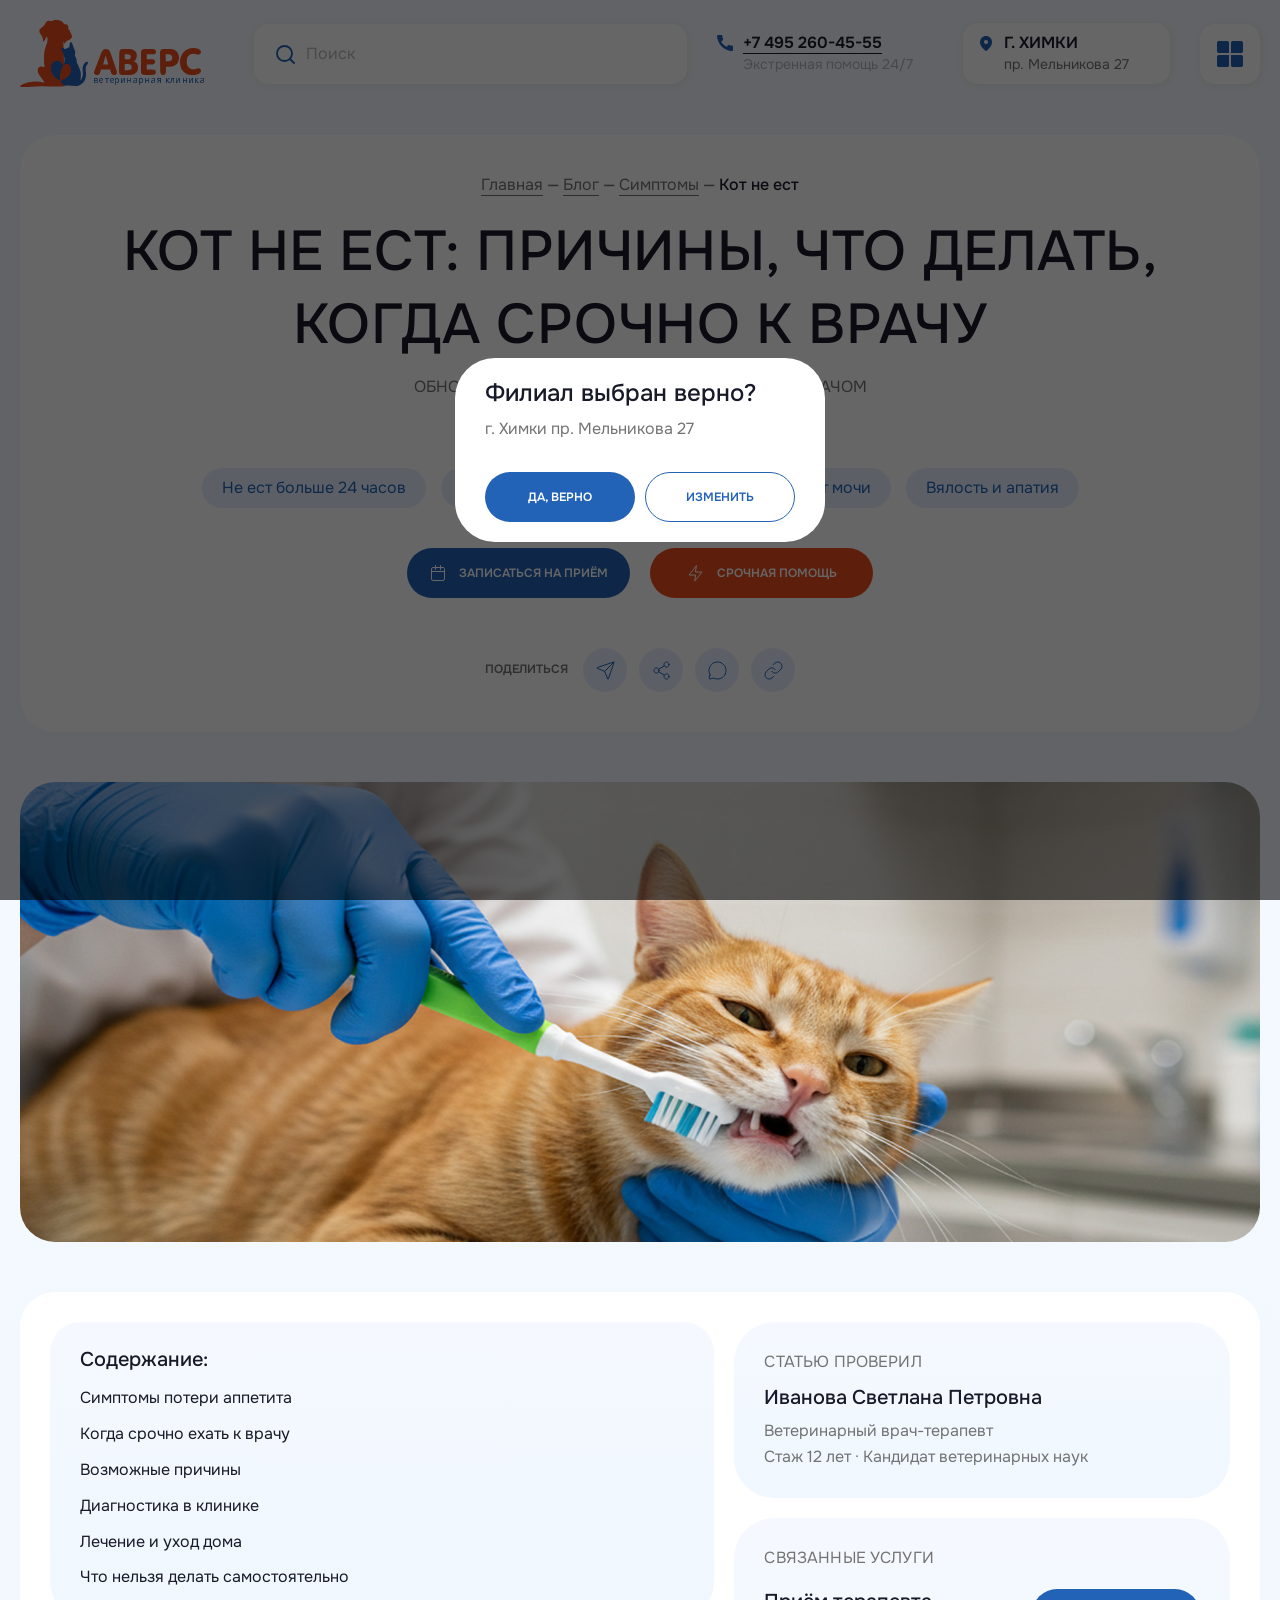
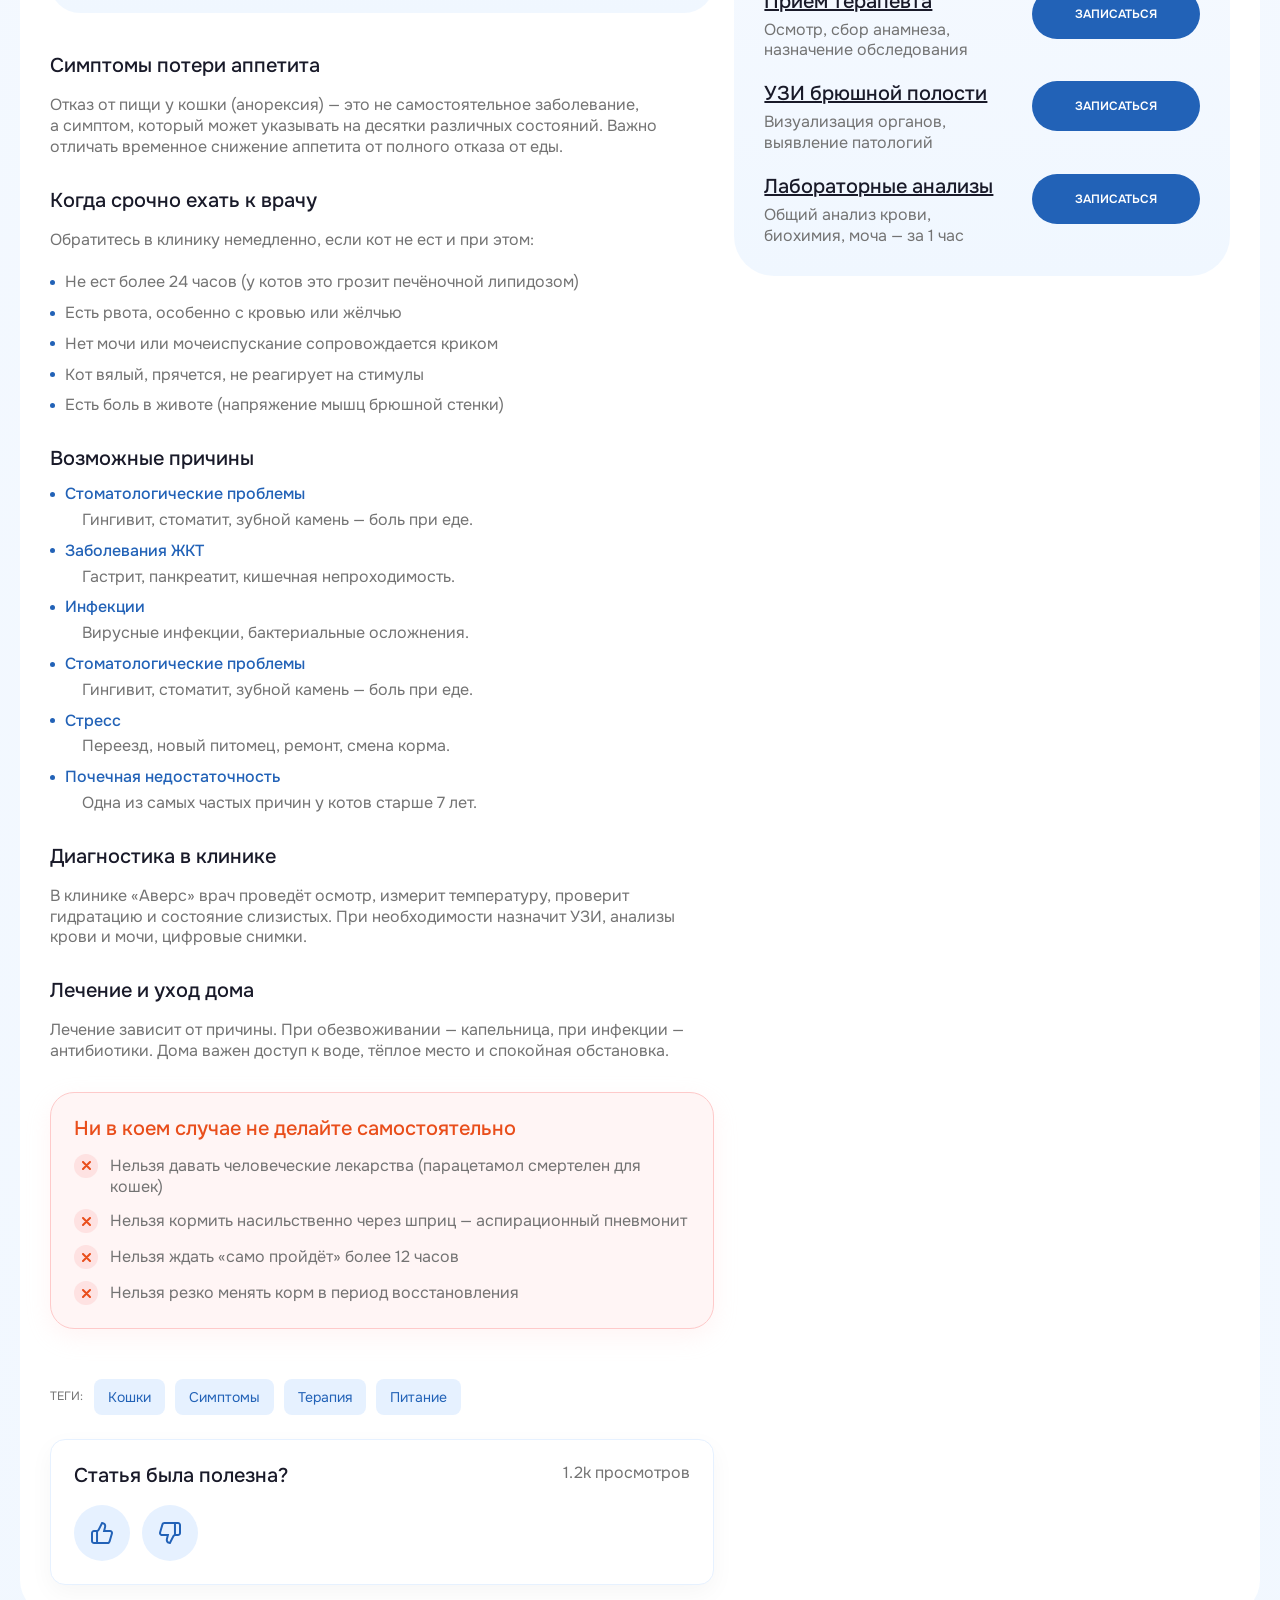
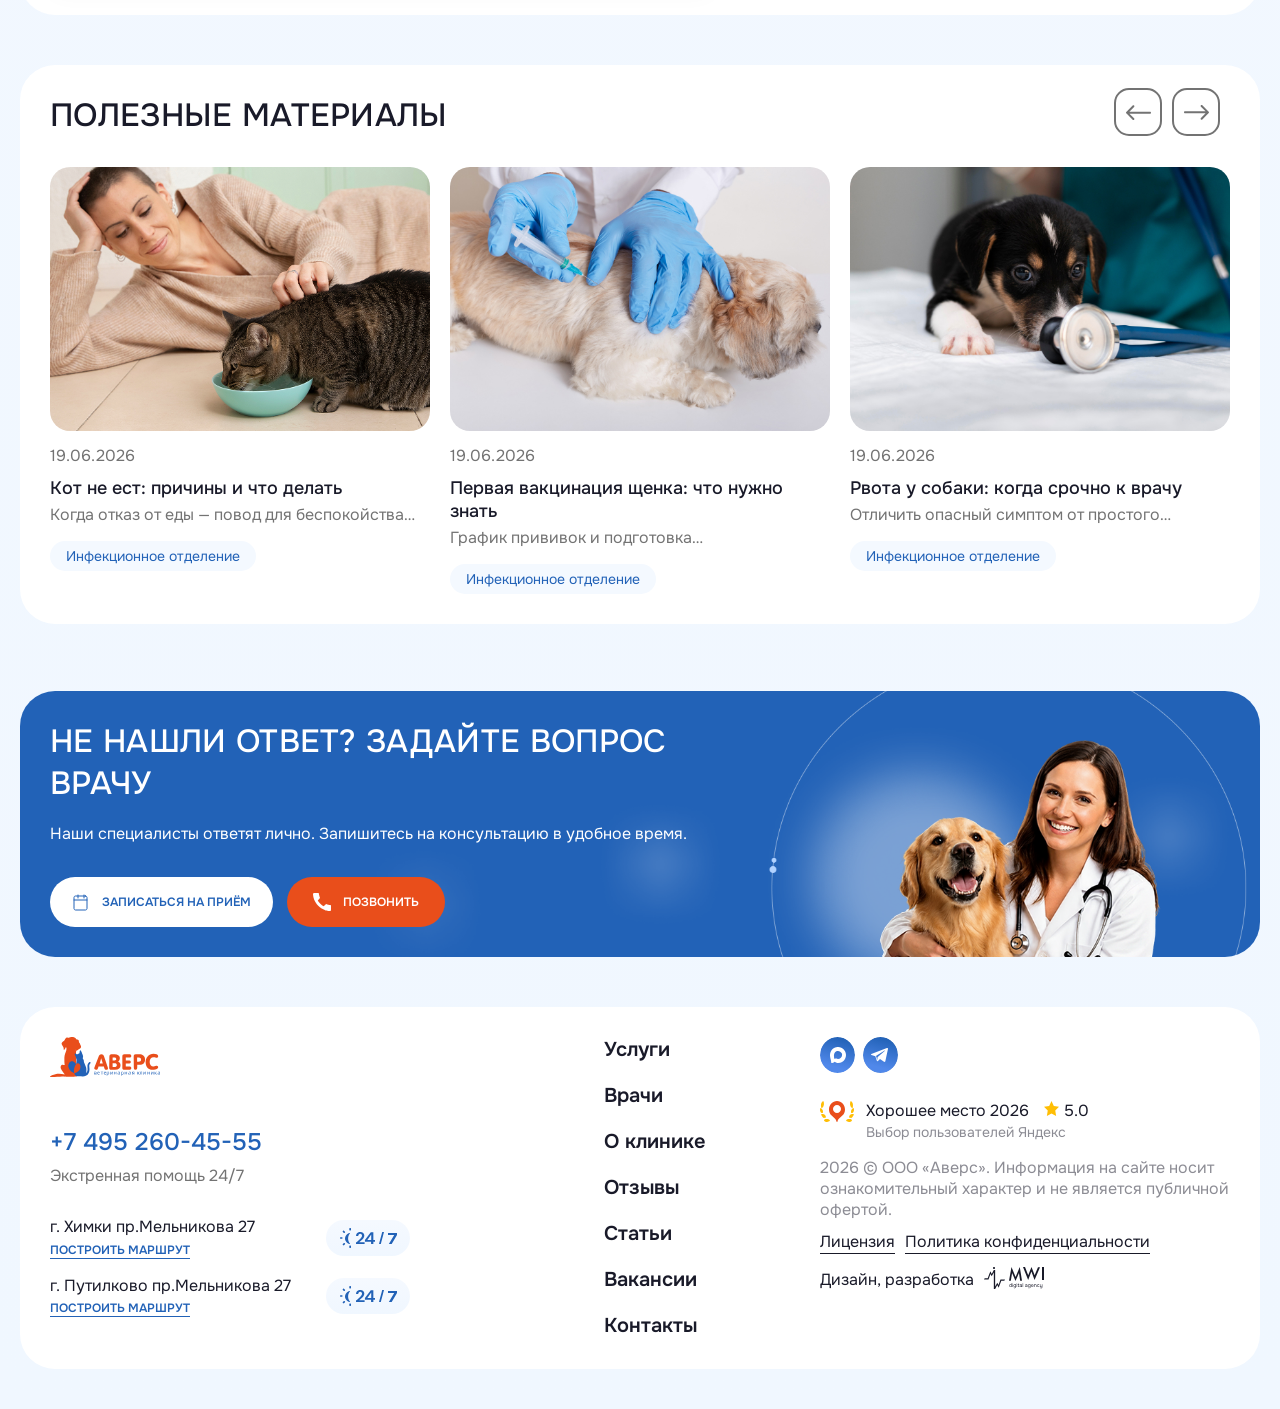
<file: article.html>
<!DOCTYPE html>
<html lang="ru">
	<head>
		<meta http-equiv="Content-Type" content="text/html; charset=utf-8">
		<!-- Переключение IE в последнию версию, на случай если в настройках пользователя стоит меньшая -->
		<meta http-equiv="X-UA-Compatible" content="IE=edge">

		<!-- Адаптирование страницы для мобильных устройств -->
		<meta name="viewport" content="width=device-width, initial-scale=1, maximum-scale=1">

		<!-- Запрет распознования номера телефона -->
		<meta name="format-detection" content="telephone=no">
		<meta name="SKYPE_TOOLBAR" content ="SKYPE_TOOLBAR_PARSER_COMPATIBLE">

		<!-- Заголовок страницы -->
		<title>АВЕРС</title>

		<!-- Данное значение часто используют(использовали) поисковые системы -->
		<meta name="description" content="">
		<meta name="keywords" content="">

		<!-- Традиционная иконка сайта, размер 16x16, прозрачность поддерживается. Рекомендуемый формат: .ico или .png -->
		<link rel="shortcut icon" href="favicon.ico">

		<meta name="theme-color" content="#ffffff">

		<link rel="preconnect" href="https://fonts.googleapis.com">
		<link rel="preconnect" href="https://fonts.gstatic.com" crossorigin>
		<link href="https://fonts.googleapis.com/css2?family=Onest:wght@100..900&display=swap" rel="stylesheet">

		<!-- Подключение файлов стилей -->
		<link rel="stylesheet" href="css/swiper-bundle.min.css">
		<link rel="stylesheet" href="css/fancybox.css">
		<link rel="stylesheet" href="css/styles.css">

		<link rel="stylesheet" href="css/response_1699.css" media="(max-width: 1699px)">
		<link rel="stylesheet" href="css/response_1499.css" media="(max-width: 1499px)">
		<link rel="stylesheet" href="css/response_1319.css" media="(max-width: 1319px)">
		<link rel="stylesheet" href="css/response_1199.css" media="(max-width: 1199px)">
		<link rel="stylesheet" href="css/response_1023.css" media="(max-width: 1023px)">
		<link rel="stylesheet" href="css/response_767.css" media="(max-width: 767px)">
		<link rel="stylesheet" href="css/response_479.css" media="(max-width: 479px)">
	</head>
	<body>
		<div class="wrap">
			<div class="main">
				<!-- Шапка -->
				<header class="header">
					<div class="cont">
						<div class="header__flex _flex">
							<div class="header__logo">
								<a href="/">
									<img src="images/logo.svg" alt="">
								</a>
							</div>
							<div class="header-search">
								<form action="" class="header-search__form">
									<div class="header-search__form-flex _flex">
										<input type="text" value="" placeholder="Поиск" id="search-input" autocomplete="off" class="header-search__form-input">
										<button type="reset" class="header-search__form-clear">
											<svg>
												<use xlink:href="images/sprite.svg#close"></use>
											</svg>
										</button>
									</div>

									<div class="header-search__box">
										<div class="header-search__list">
											<div class="header-search__list-item">
												<a href="/" class="header-search__list-link"><b>Вс</b>крытие абсцесса, гематомы, дренирование</a>
											</div>
											<div class="header-search__list-item">
												<a href="/" class="header-search__list-link"><b>Вс</b>крытие абсцесса, гематомы, дренирование</a>
											</div>
											<div class="header-search__list-item">
												<a href="/" class="header-search__list-link"><b>Вс</b>крытие абсцесса, гематомы, дренирование</a>
											</div>
											<div class="header-search__list-item">
												<a href="/" class="header-search__list-link"><b>Вс</b>крытие абсцесса, гематомы, дренирование</a>
											</div>
											<div class="header-search__list-item">
												<a href="/" class="header-search__list-link"><b>Вс</b>крытие абсцесса, гематомы, дренирование</a>
											</div>
											<div class="header-search__list-item">
												<a href="/" class="header-search__list-link"><b>Вс</b>крытие абсцесса, гематомы, дренирование</a>
											</div>
										</div>

										<a href="/" class="header-search__all">Все результаты</a>
									</div>
								</form>
							</div>
							<div class="header__contacts _flex">
								<div class="header__tel">
									<a href="tel:+74952604555"><span>+7 495 260-45-55</span></a>
									<div class="header__tel-desc">Экстренная помощь 24/7</div>
								</div>

								<button type="button" data-content="#choose-filial" class="header__adres modal-btn">
									<div class="header__adres-city">г. Химки</div>
									<div class="header__adres-desc">пр. Мельникова 27</div>
								</button>
							</div>
							
							<button type="button" class="header__burger"></button>
						</div>
					</div>

					<div class="header__block">
						<div class="cont">
							<div class="header__block-bg">
								<div class="header__block-flex _flex">
									<div class="header-search">
										<form action="" class="header-search__form">
											<div class="header-search__form-flex _flex">
												<input type="text" value="" placeholder="Поиск" class="header-search__form-input">
											</div>
										</form>
									</div>
									<nav class="header__menu">
										<div class="header__menu-item">
											<a href="/" class="header__menu-link">Услуги</a>
										</div>
										<div class="header__menu-item">
											<a href="/" class="header__menu-link">Врачи</a>
										</div>
										<div class="header__menu-item">
											<a href="/" class="header__menu-link">О клинике</a>
										</div>
										<div class="header__menu-item">
											<a href="/" class="header__menu-link">Отзывы</a>
										</div>
										<div class="header__menu-item">
											<a href="/" class="header__menu-link">Статьи</a>
										</div>
										<div class="header__menu-item">
											<a href="/" class="header__menu-link">Вакансии</a>
										</div>
										<div class="header__menu-item">
											<a href="/" class="header__menu-link">Контакты</a>
										</div>
									</nav>
									<div class="header__block-coll _flex">
										<div class="header__adreses">
											<div class="header__adreses-item">
												<div class="header__adreses-city">Химки</div>
												<div class="header__adreses-adres">пр. Мельникова 27</div>
												<div class="header__adreses-time">24/7, бесплатная парковка</div>
											</div>
											<div class="header__adreses-item">
												<div class="header__adreses-city">Путилково</div>
												<div class="header__adreses-adres">пр. Мельникова 27</div>
												<div class="header__adreses-time">24/7, бесплатная парковка</div>
											</div>
										</div>
										<div class="header__info">
											<div class="header__info-title">Если питомцу <br>плохо — не ждите</div>
											<div class="header__info-tel">
												<a href="tel:+ 74952604555">
													<span>+ 7 (495) 260-45-55</span>
												</a>
											</div>
											<div class="header__info-time">Экстренная помощь 24/7</div>
											<div class="header__info-btns _flex">
												<a href="/" class="btn-red header__info-btn">
													<span class="btn-red__wrap">
														<span class="btn-red__icon">
															<img data-src="images/ic_zap.svg" src="images/img_plug.png" alt="" class="lazyload">
														</span>
														Срочная помощь
													</span>
												</a>
												<button type="button" data-content="#modal-callback" class="btn-blue header__info-btn modal-btn">
													<span class="btn-blue__wrap">
														<span class="btn-blue__icon">
															<img data-src="images/ic_zap.svg" src="images/img_plug.png" alt="" class="lazyload">
														</span>
														Перезвонить мне
													</span>
												</button>
											</div>
										</div>
									</div>
								</div>
							</div>
						</div>
					</div>
				</header>
				<!-- End Шапка -->

				<section class="page-head">
					<div class="cont _nopad">
						<div class="page-head__bg">
							<div class="breadcrumbs">
								<div class="breadcrumbs__scroll">
									<a href="/">Главная</a> <span class="breadcrumbs_sep">—</span> <a href="/">Блог</a> <span class="breadcrumbs_sep">—</span> <a href="/">Симптомы</a> <span class="breadcrumbs_sep">—</span> Кот не ест
								</div>
							</div>

							<h1 class="page-title">Кот не ест: причины, что делать, <br>когда срочно к врачу</h1>

							<div class="page-head__box">
								<div class="page-head__time">Обновлено: 28 мая 2026 · 7 мин · Проверено врачом</div>

								<div class="page-head__info">
									<div class="page-head__info-title">КОГДА СРОЧНО К ВРАЧУ</div>

									<div class="page-head__info-flex _flex">
										<div class="page-head__info-item">Не ест больше 24 часов</div>
										<div class="page-head__info-item">Есть рвота или понос</div>
										<div class="page-head__info-item">Есть жажда, но нет мочи</div>
										<div class="page-head__info-item">Вялость и апатия</div>
									</div>
								</div>

								<div class="page-head__btns _flex">
									<button type="button" class="btn-blue page-head__btn">
										<span class="btn-blue__wrap">
											<span class="btn-blue__icon">
												<img data-src="images/ic_calendar.svg" src="images/img_plug.png" alt="" class="lazyload">
											</span>
											Записаться на приём
										</span>
									</button>
									<a href="/" class="btn-red page-head__btn">
										<span class="btn-red__wrap">
											<span class="btn-red__icon">
												<img data-src="images/ic_zap.svg" src="images/img_plug.png" alt="" class="lazyload">
											</span>
											Срочная помощь
										</span>
									</a>
								</div>

								<div class="share-items share-items_marg _flex">
									<div class="share-items__title">Поделиться</div>

									<div class="share-items__flex _flex">
										<a href="/" class="share-items__item">
											<svg>
												<use xlink:href="images/sprite.svg#ic_share1"></use>
											</svg>
										</a>
										<a href="/" class="share-items__item">
											<svg>
												<use xlink:href="images/sprite.svg#ic_share2"></use>
											</svg>
										</a>
										<a href="/" class="share-items__item">
											<svg>
												<use xlink:href="images/sprite.svg#ic_share3"></use>
											</svg>
										</a>
										<a href="/" class="share-items__item">
											<svg>
												<use xlink:href="images/sprite.svg#ic_share4"></use>
											</svg>
										</a>
									</div>
								</div>
							</div>
						</div>
					</div>
				</section>


				<section class="section-img _marg">
					<div class="cont _nopad">
						<img src="images/tmp/img1.jpg" alt="" class="section-img__img">
					</div>
				</section>

				<section class="article-text _marg">
					<div class="cont">
						<div class="section-bg">
							<div class="article-text__cols _flex">
								<div class="article-text__coll">
									<div class="subject">
										<div class="subject__title">Содержание:</div>

										<div class="subject__lsit">
											<div class="subject__item">
												<button type="button" data-anchor="#anchor1" class="subject__link scroll-btn">Симптомы потери аппетита</button>
											</div>
											<div class="subject__item">
												<button type="button" data-anchor="#anchor2" class="subject__link scroll-btn">Когда срочно ехать к врачу</button>
											</div>
											<div class="subject__item">
												<button type="button" data-anchor="#anchor3" class="subject__link scroll-btn">Возможные причины</button>
											</div>
											<div class="subject__item">
												<button type="button" data-anchor="#anchor4" class="subject__link scroll-btn">Диагностика в клинике</button>
											</div>
											<div class="subject__item">
												<button type="button" data-anchor="#anchor5" class="subject__link scroll-btn">Лечение и уход дома</button>
											</div>
											<div class="subject__item">
												<button type="button" data-anchor="#anchor6" class="subject__link scroll-btn">Что нельзя делать самостоятельно</button>
											</div>
										</div>
									</div>

									<div class="text-block article-text__text-block">
										<h4 id="anchor1">Симптомы потери аппетита</h4>

										<p>Отказ от пищи у кошки (анорексия) — это не самостоятельное заболевание, а симптом, который может указывать на десятки различных состояний. Важно отличать временное снижение аппетита от полного отказа от еды.</p>

										<h4 id="anchor2">Когда срочно ехать к врачу</h4>

										<p>Обратитесь в клинику немедленно, если кот не ест и при этом:</p>

										<ul>
											<li>Не ест более 24 часов (у котов это грозит печёночной липидозом)</li>
											<li>Есть рвота, особенно с кровью или жёлчью</li>
											<li>Нет мочи или мочеиспускание сопровождается криком</li>
											<li>Кот вялый, прячется, не реагирует на стимулы</li>
											<li>Есть боль в животе (напряжение мышц брюшной стенки)</li>
										</ul>

										<h4 id="anchor3">Возможные причины</h4>

										<ul>
											<li>
												<b>Стоматологические проблемы</b>
												<p>Гингивит, стоматит, зубной камень — боль при еде.</p>
											</li>
											<li>
												<b>Заболевания ЖКТ</b>
												<p>Гастрит, панкреатит, кишечная непроходимость.</p>
											</li>
											<li>
												<b>Инфекции</b>
												<p>Вирусные инфекции, бактериальные осложнения.</p>
											</li>
											<li>
												<b>Стоматологические проблемы</b>
												<p>Гингивит, стоматит, зубной камень — боль при еде.</p>
											</li>
											<li>
												<b>Стресс</b>
												<p>Переезд, новый питомец, ремонт, смена корма.</p>
											</li>
											<li>
												<b>Почечная недостаточность</b>
												<p>Одна из самых частых причин у котов старше 7 лет.</p>
											</li>
										</ul>

										<h4 id="anchor4">Диагностика в клинике</h4>

										<p>В клинике «Аверс» врач проведёт осмотр, измерит температуру, проверит гидратацию и состояние слизистых. При необходимости назначит УЗИ, анализы крови и мочи, цифровые снимки.</p>

										<h4 id="anchor5">Лечение и уход дома</h4>

										<p>Лечение зависит от причины. При обезвоживании — капельница, при инфекции — антибиотики. Дома важен доступ к воде, тёплое место и спокойная обстановка.</p>

										<blockquote class="blockquote-error" id="anchor6">
											<h4>Ни в коем случае не делайте самостоятельно</h4>

											<ul class="_error">
												<li>Нельзя давать человеческие лекарства (парацетамол смертелен для кошек)</li>
												<li>Нельзя кормить насильственно через шприц — аспирационный пневмонит</li>
												<li>Нельзя ждать «само пройдёт» более 12 часов</li>
												<li>Нельзя резко менять корм в период восстановления</li>
											</ul>
										</blockquote>
									</div>

									<div class="article-text__tags _flex _marg">
										<div class="article-text__tags-title">Теги:</div>

										<div class="article-text__tags-flex _flex">
											<div class="article-text__tag">
												<span>Кошки</span>
											</div>
											<div class="article-text__tag">
												<span>Симптомы</span>
											</div>
											<div class="article-text__tag">
												<span>Терапия</span>
											</div>
											<div class="article-text__tag">
												<span>Питание</span>
											</div>
										</div>
									</div>

									<div class="article-grade article-grade_marg">
										<div class="article-grade__top _flex">
											<div class="small-title">Статья была полезна?</div>

											<div class="article-grade__view">1.2k просмотров</div>
										</div>

										<div class="article-grade__flex _flex">
											<a href="/" class="article-grade__link">
												<svg>
													<use xlink:href="images/sprite.svg#like"></use>
												</svg>
											</a>
											<a href="/" class="article-grade__link">
												<svg>
													<use xlink:href="images/sprite.svg#dislike"></use>
												</svg>
											</a>
										</div>
									</div>
								</div>

								<div class="article-text__colr">
									<div class="article-text__box">
										<div class="article-text__info">
											<div class="article-text__info-title">СТАТЬЮ ПРОВЕРИЛ</div>
											<div class="article-text__info-name">Иванова Светлана Петровна</div>
											<div class="article-text__info-pos">Ветеринарный врач-терапевт</div>
											<div class="article-text__info-desc">Стаж 12 лет · Кандидат ветеринарных наук</div>
										</div>
	
										<div class="small-service small-service_marg">
											<div class="small-service__title">СВЯЗАННЫЕ УСЛУГИ</div>
	
											<div class="small-service__items">
												<div class="small-service__item _flex">
													<div class="small-service__box">
														<div class="small-service__name">
															<a href="/">Приём терапевта</a>
														</div>
														<div class="small-service__desc">Осмотр, сбор анамнеза, назначение обследования</div>
													</div>
													<div class="small-service__boxr">
														<button type="button" class="btn-blue small-service__btn">Записаться</button>
													</div>
												</div>
												<div class="small-service__item _flex">
													<div class="small-service__box">
														<div class="small-service__name">
															<a href="/">УЗИ брюшной полости</a>
														</div>
														<div class="small-service__desc">Визуализация органов, выявление патологий</div>
													</div>
													<div class="small-service__boxr">
														<button type="button" class="btn-blue small-service__btn">Записаться</button>
													</div>
												</div>
												<div class="small-service__item _flex">
													<div class="small-service__box">
														<div class="small-service__name">
															<a href="/">Лабораторные анализы</a>
														</div>
														<div class="small-service__desc">Общий анализ крови, биохимия, моча — за 1 час</div>
													</div>
													<div class="small-service__boxr">
														<button type="button" class="btn-blue small-service__btn">Записаться</button>
													</div>
												</div>
											</div>
										</div>
									</div>
								</div>
							</div>
						</div>
					</div>
				</section>


				<section class="articles _marg">
					<div class="cont _nopad">
						<div class="section-bg">
							<div class="main-title">Полезные материалы</div>

							<div class="articles__slider swiper swiper_visible">
								<div class="swiper-wrapper">
									<div class="swiper-slide article">
										<a href="/" class="article__thumb">
											<img data-src="images/tmp/article1.jpg" src="images/img_plug.png" alt="" class="lazyload">
										</a>
										<div class="article__date">19.06.2026</div>
										<div class="article__name">
											<a href="/">Кот не ест: причины и что делать</a>
										</div>
										<div class="article__desc">Когда отказ от еды — повод для беспокойства…</div>
										<div class="article__tags _flex">
											<div class="article__tag">
												<span>Инфекционное отделение</span>
											</div>
										</div>
									</div>
									<div class="swiper-slide article">
										<a href="/" class="article__thumb">
											<img data-src="images/tmp/article2.jpg" src="images/img_plug.png" alt="" class="lazyload">
										</a>
										<div class="article__date">19.06.2026</div>
										<div class="article__name">
											<a href="/">Первая вакцинация щенка: что нужно знать</a>
										</div>
										<div class="article__desc">График прививок и подготовка…</div>
										<div class="article__tags _flex">
											<div class="article__tag">
												<span>Инфекционное отделение</span>
											</div>
										</div>
									</div>
									<div class="swiper-slide article">
										<a href="/" class="article__thumb">
											<img data-src="images/tmp/article3.jpg" src="images/img_plug.png" alt="" class="lazyload">
										</a>
										<div class="article__date">19.06.2026</div>
										<div class="article__name">
											<a href="/">Рвота у собаки: когда срочно к врачу</a>
										</div>
										<div class="article__desc">Отличить опасный симптом от простого…</div>
										<div class="article__tags _flex">
											<div class="article__tag">
												<span>Инфекционное отделение</span>
											</div>
										</div>
									</div>
									<div class="swiper-slide article">
										<a href="/" class="article__thumb">
											<img data-src="images/tmp/article1.jpg" src="images/img_plug.png" alt="" class="lazyload">
										</a>
										<div class="article__date">19.06.2026</div>
										<div class="article__name">
											<a href="/">Кот не ест: причины и что делать</a>
										</div>
										<div class="article__desc">Когда отказ от еды — повод для беспокойства…</div>
										<div class="article__tags _flex">
											<div class="article__tag">
												<span>Инфекционное отделение</span>
											</div>
										</div>
									</div>
									<div class="swiper-slide article">
										<a href="/" class="article__thumb">
											<img data-src="images/tmp/article2.jpg" src="images/img_plug.png" alt="" class="lazyload">
										</a>
										<div class="article__date">19.06.2026</div>
										<div class="article__name">
											<a href="/">Первая вакцинация щенка: что нужно знать</a>
										</div>
										<div class="article__desc">График прививок и подготовка…</div>
										<div class="article__tags _flex">
											<div class="article__tag">
												<span>Инфекционное отделение</span>
											</div>
										</div>
									</div>
									<div class="swiper-slide article">
										<a href="/" class="article__thumb">
											<img data-src="images/tmp/article3.jpg" src="images/img_plug.png" alt="" class="lazyload">
										</a>
										<div class="article__date">19.06.2026</div>
										<div class="article__name">
											<a href="/">Рвота у собаки: когда срочно к врачу</a>
										</div>
										<div class="article__desc">Отличить опасный симптом от простого…</div>
										<div class="article__tags _flex">
											<div class="article__tag">
												<span>Инфекционное отделение</span>
											</div>
										</div>
									</div>
								</div>

								<button type="button" class="slider-button-prev _top">
									<svg>
										<use xlink:href="images/sprite.svg#arrow1"></use>
									</svg>
								</button>
								<button type="button" class="slider-button-next _top">
									<svg>
										<use xlink:href="images/sprite.svg#arrow1"></use>
									</svg>
								</button>
								<div class="slider-pagination _mob"></div>
							</div>
						</div>
					</div>
				</section>


				<section class="info-section">
					<div class="cont">
						<div class="info-section__bg _flex">
							<div class="info-section__coll">
								<div class="main-title main-title_white">Не нашли ответ? Задайте вопрос врачу</div>
								<div class="info-section__desc">Наши специалисты ответят лично. Запишитесь на консультацию в удобное время.</div>
								<div class="info-section__btns _flex">
									<button type="button" class="btn-white info-section__btn info-section__btn-big">
										<span class="btn-blue__wrap">
											<span class="btn-blue__icon">
												<img data-src="images/ic_calendar2.svg" src="images/img_plug.png" alt="" class="lazyload">
											</span>
											Записаться на&nbsp;приём
										</span>
									</button>
									<a href="tel:+74952604555" class="btn-red info-section__btn info-section__btn-small">
										<span class="btn-red__wrap">
											<span class="btn-red__icon">
												<img data-src="images/ic_tel.svg" src="images/img_plug.png" alt="" class="lazyload">
											</span>
											позвонить
										</span>
									</a>
								</div>
							</div>
							<div class="info-section__img">
								<img data-src="images/tmp/info_img1.png" src="images/img_plug.png" alt="" class="lazyload">
							</div>
						</div>
					</div>
				</section>
			</div>


			<footer class="footer _marg">
				<div class="cont _nopad">
					<div class="section-bg">
						<div class="footer__flex _flex">
							<div class="footer__coll">
								<div class="footer__logo">
									<a href="/">
										<img src="images/logo.svg" alt="">
									</a>
								</div>

								<div class="footer__tel">
									<a href="tel:+74952604555">+7 495 260-45-55</a>
								</div>
								<div class="footer__time">Экстренная помощь 24/7</div>

								<div class="footer__adreses">
									<div class="footer__adres _flex">
										<div class="footer__adres-box">
											<div class="footer__adres-name">г. Химки пр.Мельникова 27</div>
											<div class="footer__adres-link">
												<a href="/">Построить маршрут</a>
											</div>
										</div>
										<div class="footer__adres-time">
											<img data-src="images/time_work.svg" src="images/img_plug.png" alt="" class="lazyload">
										</div>
									</div>
									<div class="footer__adres _flex">
										<div class="footer__adres-box">
											<div class="footer__adres-name">г. Путилково пр.Мельникова 27</div>
											<div class="footer__adres-link">
												<a href="/">Построить маршрут</a>
											</div>
										</div>
										<div class="footer__adres-time">
											<img data-src="images/time_work.svg" src="images/img_plug.png" alt="" class="lazyload">
										</div>
									</div>
								</div>
							</div>

							<div class="footer__menu">
								<div class="footer__menu-item">
									<a href="/" class="footer__menu-link">Услуги</a>
								</div>
								<div class="footer__menu-item">
									<a href="/" class="footer__menu-link">Врачи</a>
								</div>
								<div class="footer__menu-item">
									<a href="/" class="footer__menu-link">О клинике</a>
								</div>
								<div class="footer__menu-item">
									<a href="/" class="footer__menu-link">Отзывы</a>
								</div>
								<div class="footer__menu-item">
									<a href="/" class="footer__menu-link">Статьи</a>
								</div>
								<div class="footer__menu-item">
									<a href="/" class="footer__menu-link">Вакансии</a>
								</div>
								<div class="footer__menu-item">
									<a href="/" class="footer__menu-link">Контакты</a>
								</div>
							</div>

							<div class="footer__colr">
								<div class="footer__socials _flex">
									<a href="/" class="footer__socials-item">
										<img data-src="images/ic_soc1.svg" src="images/img_plug.png" alt="" class="lazyload">
									</a>
									<a href="/" class="footer__socials-item">
										<img data-src="images/ic_soc2.svg" src="images/img_plug.png" alt="" class="lazyload">
									</a>
								</div>

								<div class="footer__yn _flex">
									<div class="footer__yn-icon">
										<img data-src="images/rev_yn.svg" src="images/img_plug.png" alt="" class="lazyload">
									</div>

									<div class="footer__yn-box">
										<div class="footer__yn-top _flex">
											<div class="footer__yn-info">Хорошее место 2026</div>
											<div class="footer__yn-star">5.0</div>
										</div>

										<div class="footer__yn-desc">Выбор пользователей Яндекс</div>
									</div>
								</div>

								<div class="footer__copy">2026 &copy; ООО «Аверс». Информация на сайте носит <br>ознакомительный характер и не является публичной офертой.</div>

								<div class="footer__links _flex">
									<a href="/">Лицензия</a>
									<a href="/">Политика конфиденциальности</a>
								</div>

								<div class="footer__creator _flex">
									<div class="footer__creator-desc">Дизайн, разработка</div>

									<a href="/" class="footer__creator-img">
										<img src="images/logo_creator.svg" alt="">
									</a>
								</div>
							</div>
						</div>
					</div>
				</div>
			</footer>
		</div>

		<div class="supports-error">
			Ваш браузер устарел рекомендуем обновить его до последней версии<br> или использовать другой более современный.
		</div>

		<div id="modal-filial" class="modal modal-small modal-filial">
			<div class="modal__box filial">
				<div class="filial__title">Филиал выбран верно?</div>
				<div class="filial__adres">г. Химки пр. Мельникова 27</div>

				<div class="filial__btns _flex">
					<button type="button" class="btn-blue filial__btn modal-close">Да, верно</button>
					<button type="button" data-content="#choose-filial" class="btn-border filial__btn modal-btn">Изменить</button>
				</div>
			</div>
		</div>

		<div id="choose-filial" class="modal modal-small">
			<div class="modal__box choose-filial">
				<div class="choose-filial__title">Выберите филиал</div>

				<form action="" class="form">
					<div class="radios">
						<div class="radio">
							<label class="radio__label">
								<input type="radio" name="filial" checked>

								<span class="radio__box">
									<span class="radio__name">Химки</span>
									<span class="radio__adres">пр. Мельникова 27</span>
									<span class="radio__time">24/7, бесплатная парковка</span>
								</span>
							</label>
						</div>
						<div class="radio">
							<label class="radio__label">
								<input type="radio" name="filial" checked>

								<span class="radio__box">
									<span class="radio__name">Путилково</span>
									<span class="radio__adres">г. Путилково пр. Мельникова 27</span>
									<span class="radio__time">24/7, бесплатная парковка</span>
								</span>
							</label>
						</div>
					</div>

					<div class="choose-filial__btn">
						<button type="submit" class="btn-blue">Подтвердить</button>
					</div>
				</form>
			</div>
		</div>

		<div id="modal-stock" class="modal modal-stock">
			<form action="" class="modal__box form">
				<div class="modal-stock__top-title">Акция</div>

				<div class="modal__title">-35% на чекап для собак и кошек</div>

				<div class="modal-stock__action">Действует до 31 августа 2025</div>

				<div class="modal-stock__desc">Суперскидка на первичный приём хирурга, анализы и саму операцию в обоих филиалах Аверс. В стоимость чекапа входит: осмотр терапевта, клинический анализ крови, биохимический анализ крови, анализ мочи, УЗИ брюшной полости.</div>

				<div class="modal-stock__info">
					<div class="modal-stock__title">Что входит:</div>

					<ul class="modal-stock__list">
						<li>Осмотр терапевта</li>
						<li>Клинический анализ крови</li>
						<li>Биохимический анализ крови</li>
						<li>Анализ мочи</li>
						<li>УЗИ брюшной полости</li>
					</ul>
				</div>

				<div class="modal-stock__choice">
					<div class="modal-stock__title">Выберите филиал:</div>

					<div class="global-icons _flex">
						<div class="global-icon">
							<label class="global-icon__label" data-del="#city1">
								<input type="radio" name="city" checked>

								<span class="global-icon__box">
									<span class="global-icon__name">г. Химки</span>
									<span class="global-icon__adres">пр. Мельникова 27</span>
								</span>
							</label>
						</div>
						<div class="global-icon">
							<label class="global-icon__label" data-del="#city2">
								<input type="radio" name="city">

								<span class="global-icon__box">
									<span class="global-icon__name">г. Путилково</span>
									<span class="global-icon__adres">пр. Мельникова 27</span>
								</span>
							</label>
						</div>
					</div>
				</div>

				<div class="modal-stock__bot">
					<div class="modal-stock__bot-flex _flex">
						<div class="modal-stock__prices">
							<div class="modal-stock__price-old">10 000 <i class="rub">*</i></div>

							<div class="modal-stock__price">от 6 500 <i class="rub">*</i></div>
						</div>

						<div class="modal-stock__btn">
							<button type="submit" class="btn-blue">
								<span class="btn-blue__wrap">
									<span class="btn-blue__icon">
										<img data-src="images/ic_calendar.svg" src="images/img_plug.png" alt="" class="lazyload">
									</span>
									Записать питомца
								</span>
							</button>
						</div>
					</div>

					<div class="checkbox form__agree modal-stock__agree">
						<label class="checkbox__label">
							<input type="checkbox" name="">

							<span class="checkbox__text">
								Нажимая на кнопку вы принимаете условия <br><a href="/" target="_blank">политики конфиденциальности</a>.
							</span>
						</label>
					</div>
				</div>
			</form>
		</div>

		<div id="modal-callback" class="modal modal-form">
			<form action="" class="modal__box form">
				<div class="modal__title">Перезвоните мне</div>

				<div class="modal-form__desc">Оставьте номер — мы перезвоним в течение 5 минут</div>

				<div class="modal-form__form">
					<div class="form__line">
						<div class="form__field">
							<input type="text" value="" placeholder="Ваше имя" class="form__input">
						</div>
					</div>
					<div class="form__line">
						<div class="form__field">
							<input type="tel" value="" name="" placeholder="+7 (999) 000-00-00" data-mask="+7 (999) 999-99-99" class="form__input">
						</div>
					</div>
					<div class="form__line">
						<div class="select-wrap">
							<select>
								<option value="0" data-display="Удобное время для звонка"></option>
								<option value="1">08:00</option>
								<option value="2">08:30</option>
								<option value="3">09:00</option>
								<option value="4">09:30</option>
								<option value="5">10:00</option>
								<option value="6">10:30</option>
								<option value="7">11:00</option>
								<option value="8">11:30</option>
								<option value="9">14:00</option>
								<option value="10">14:30</option>
								<option value="11">15:00</option>
							</select>
						</div>
					</div>
				</div>

				<div class="checkbox form__agree modal-form__agree">
					<label class="checkbox__label">
						<input type="checkbox" name="">

						<span class="checkbox__text">
							Нажимая на кнопку вы принимаете условия <br><a href="/" target="_blank">политики конфиденциальности</a>.
						</span>
					</label>
				</div>

				<div class="modal-form__submit">
					<button type="submit" class="btn-blue modal-form__submit-btn">Перезвонить мне</button>
				</div>
			</form>
		</div>

		<!-- Подключение javascript файлов -->
		<script src="js/jquery-3.5.0.min.js"></script>

		<script src="js/swiper-bundle.min.js"></script>
		<script src="js/fancybox.js"></script>
		<script src="js/inputmask.min.js"></script>
		<script src="js/nice-select.js"></script>
		<script src="js/jquery.rating.pack.js"></script>

		<script src="js/functions.js"></script>
		<script src="js/scripts.js"></script>
	</body>
</html>
</file>
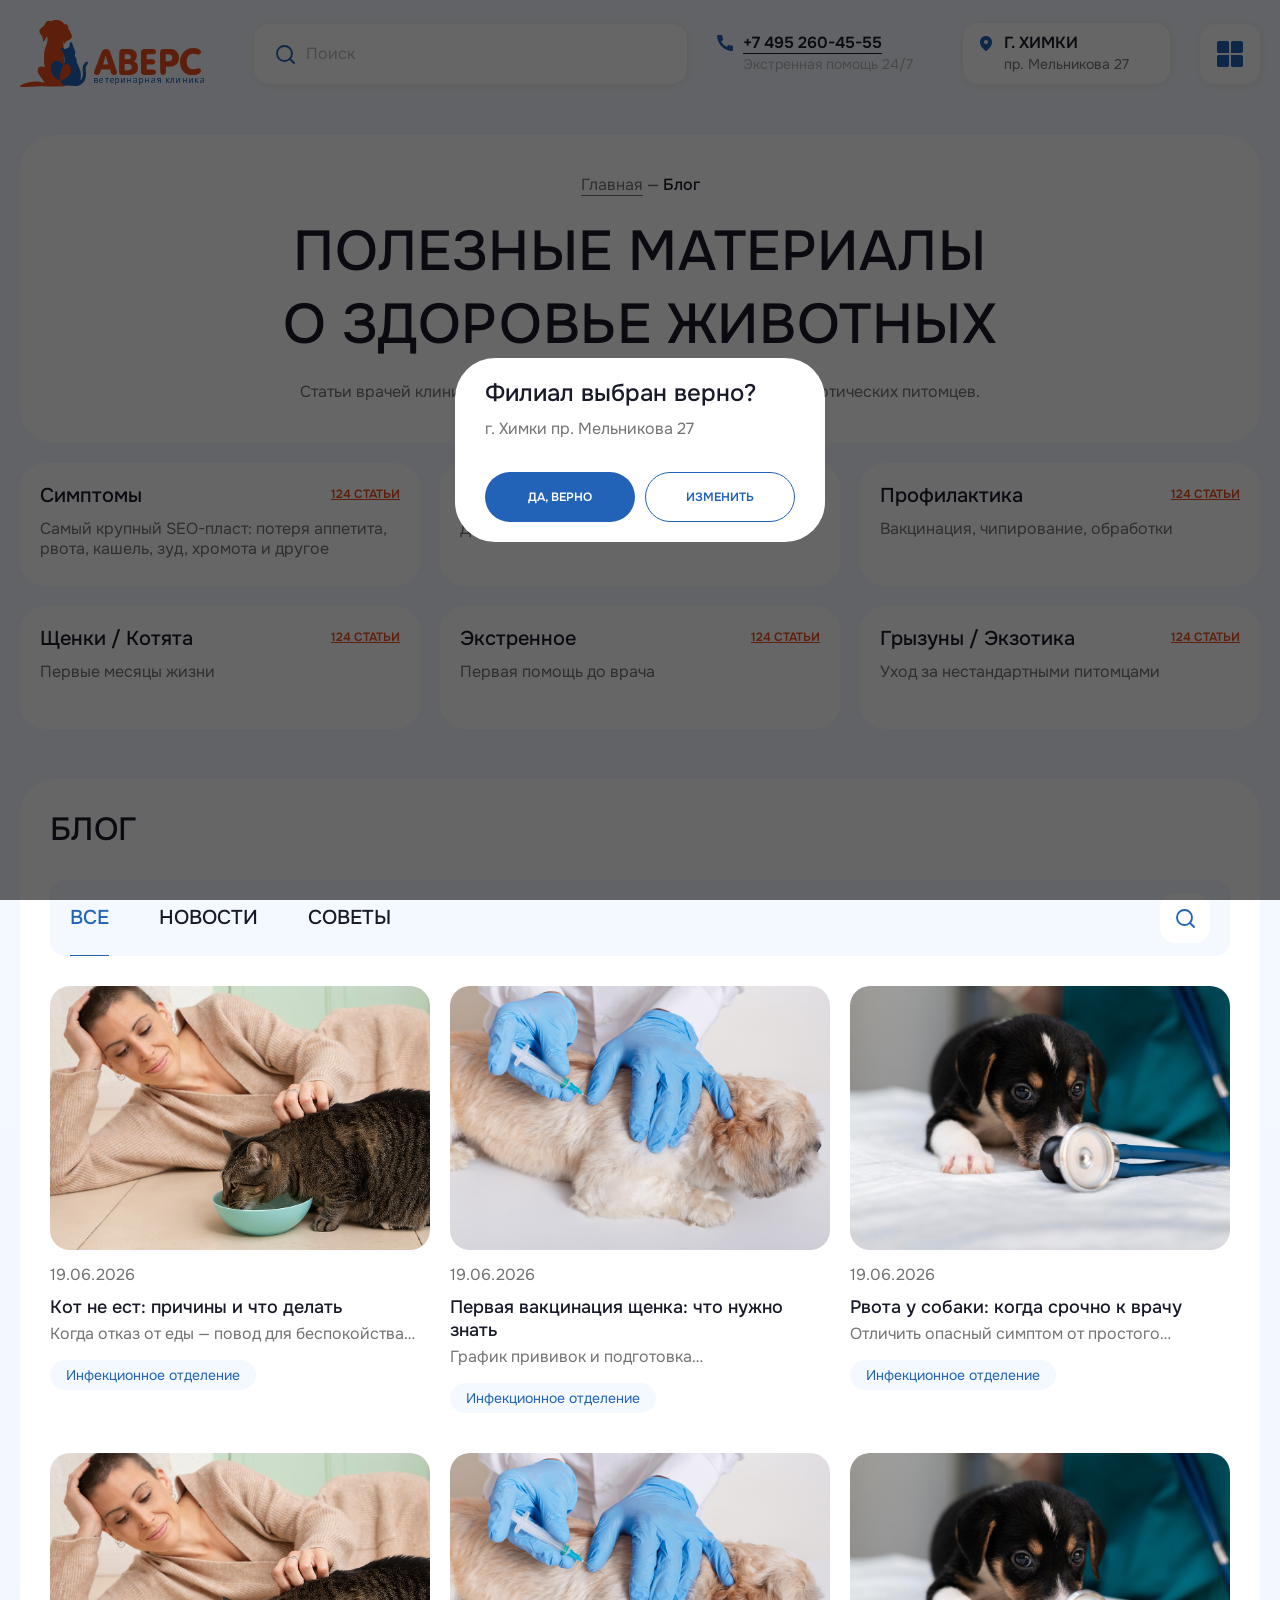
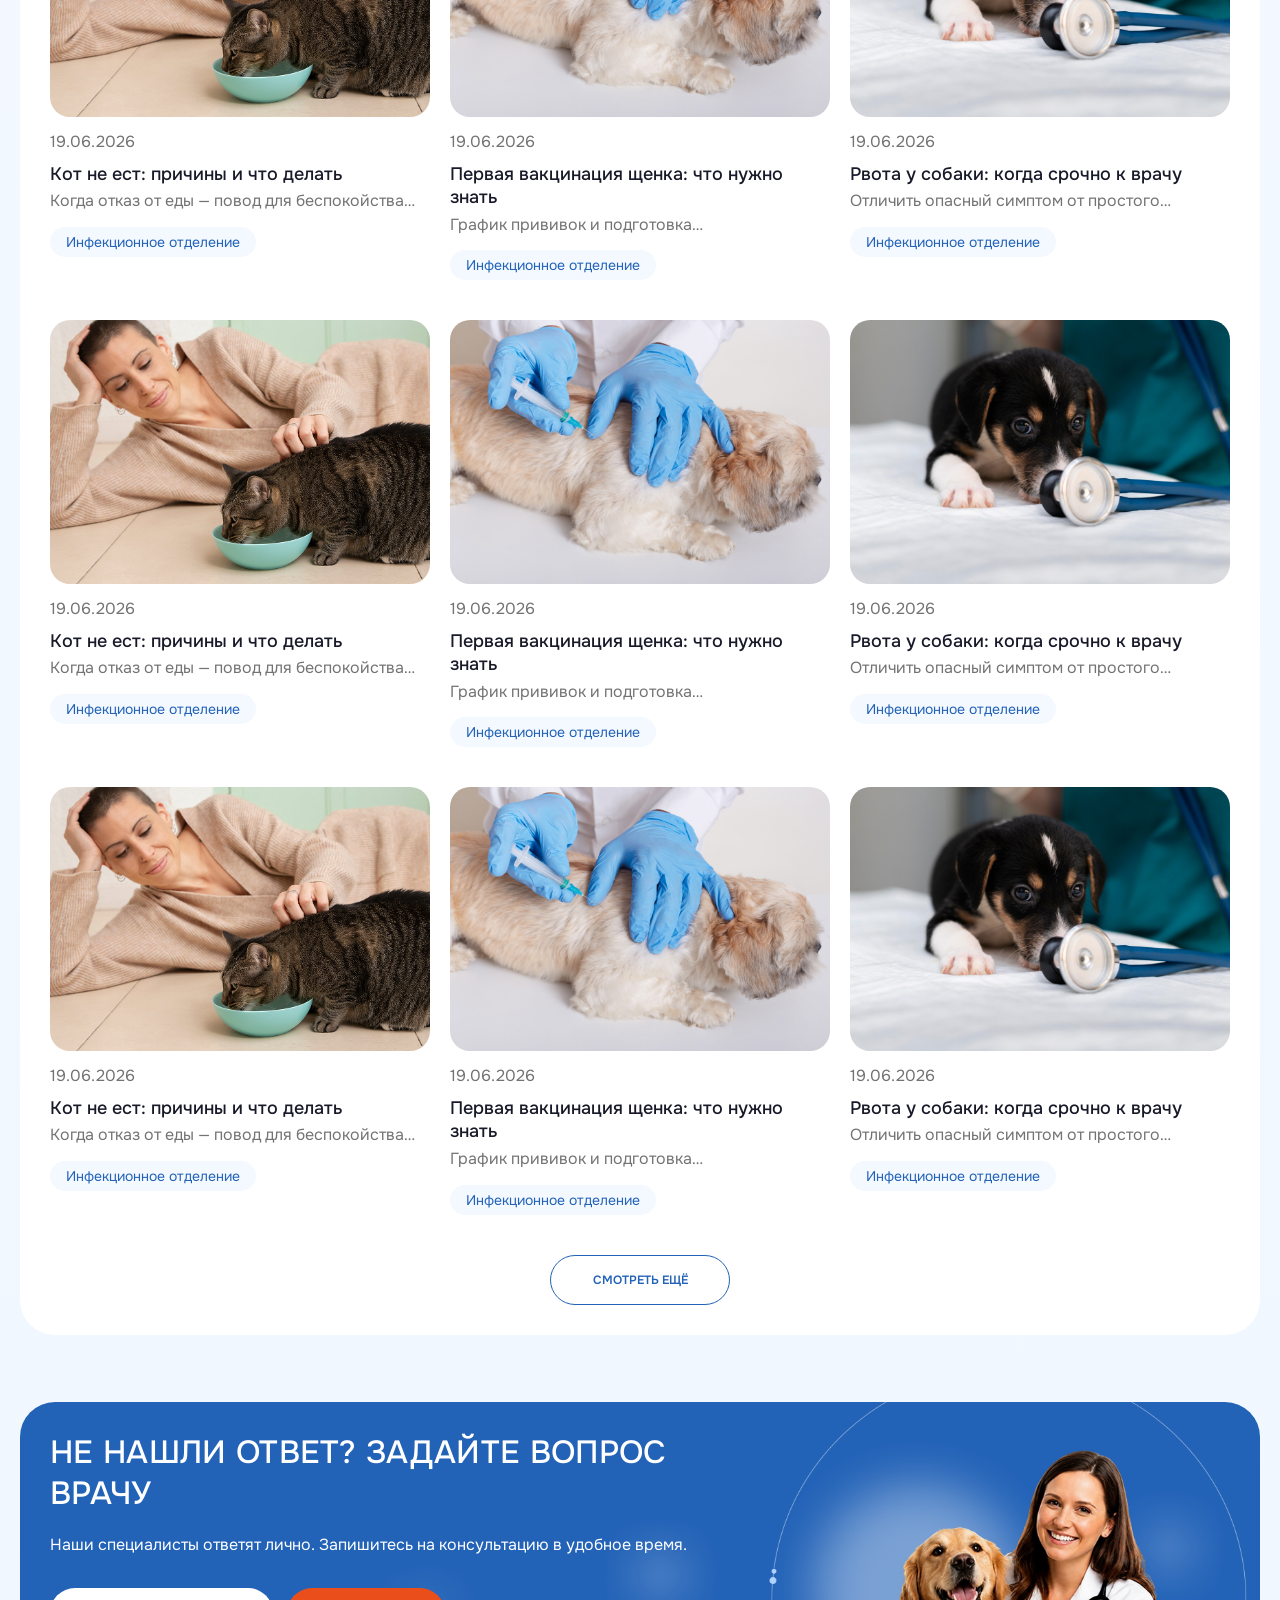
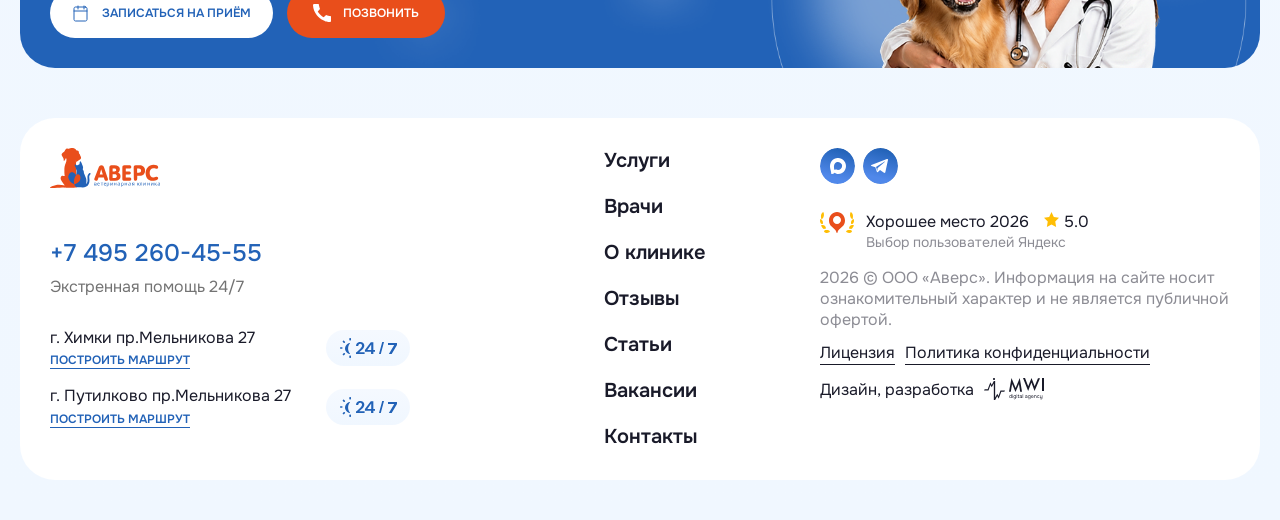
<file: articles.html>
<!DOCTYPE html>
<html lang="ru">
	<head>
		<meta http-equiv="Content-Type" content="text/html; charset=utf-8">
		<!-- Переключение IE в последнию версию, на случай если в настройках пользователя стоит меньшая -->
		<meta http-equiv="X-UA-Compatible" content="IE=edge">

		<!-- Адаптирование страницы для мобильных устройств -->
		<meta name="viewport" content="width=device-width, initial-scale=1, maximum-scale=1">

		<!-- Запрет распознования номера телефона -->
		<meta name="format-detection" content="telephone=no">
		<meta name="SKYPE_TOOLBAR" content ="SKYPE_TOOLBAR_PARSER_COMPATIBLE">

		<!-- Заголовок страницы -->
		<title>АВЕРС</title>

		<!-- Данное значение часто используют(использовали) поисковые системы -->
		<meta name="description" content="">
		<meta name="keywords" content="">

		<!-- Традиционная иконка сайта, размер 16x16, прозрачность поддерживается. Рекомендуемый формат: .ico или .png -->
		<link rel="shortcut icon" href="favicon.ico">

		<meta name="theme-color" content="#ffffff">

		<link rel="preconnect" href="https://fonts.googleapis.com">
		<link rel="preconnect" href="https://fonts.gstatic.com" crossorigin>
		<link href="https://fonts.googleapis.com/css2?family=Onest:wght@100..900&display=swap" rel="stylesheet">

		<!-- Подключение файлов стилей -->
		<link rel="stylesheet" href="css/swiper-bundle.min.css">
		<link rel="stylesheet" href="css/fancybox.css">
		<link rel="stylesheet" href="css/styles.css">

		<link rel="stylesheet" href="css/response_1699.css" media="(max-width: 1699px)">
		<link rel="stylesheet" href="css/response_1499.css" media="(max-width: 1499px)">
		<link rel="stylesheet" href="css/response_1319.css" media="(max-width: 1319px)">
		<link rel="stylesheet" href="css/response_1199.css" media="(max-width: 1199px)">
		<link rel="stylesheet" href="css/response_1023.css" media="(max-width: 1023px)">
		<link rel="stylesheet" href="css/response_767.css" media="(max-width: 767px)">
		<link rel="stylesheet" href="css/response_479.css" media="(max-width: 479px)">
	</head>
	<body>
		<div class="wrap">
			<div class="main">
				<!-- Шапка -->
				<header class="header">
					<div class="cont">
						<div class="header__flex _flex">
							<div class="header__logo">
								<a href="/">
									<img src="images/logo.svg" alt="">
								</a>
							</div>
							<div class="header-search">
								<form action="" class="header-search__form">
									<div class="header-search__form-flex _flex">
										<input type="text" value="" placeholder="Поиск" id="search-input" autocomplete="off" class="header-search__form-input">
										<button type="reset" class="header-search__form-clear">
											<svg>
												<use xlink:href="images/sprite.svg#close"></use>
											</svg>
										</button>
									</div>

									<div class="header-search__box">
										<div class="header-search__list">
											<div class="header-search__list-item">
												<a href="/" class="header-search__list-link"><b>Вс</b>крытие абсцесса, гематомы, дренирование</a>
											</div>
											<div class="header-search__list-item">
												<a href="/" class="header-search__list-link"><b>Вс</b>крытие абсцесса, гематомы, дренирование</a>
											</div>
											<div class="header-search__list-item">
												<a href="/" class="header-search__list-link"><b>Вс</b>крытие абсцесса, гематомы, дренирование</a>
											</div>
											<div class="header-search__list-item">
												<a href="/" class="header-search__list-link"><b>Вс</b>крытие абсцесса, гематомы, дренирование</a>
											</div>
											<div class="header-search__list-item">
												<a href="/" class="header-search__list-link"><b>Вс</b>крытие абсцесса, гематомы, дренирование</a>
											</div>
											<div class="header-search__list-item">
												<a href="/" class="header-search__list-link"><b>Вс</b>крытие абсцесса, гематомы, дренирование</a>
											</div>
										</div>

										<a href="/" class="header-search__all">Все результаты</a>
									</div>
								</form>
							</div>
							<div class="header__contacts _flex">
								<div class="header__tel">
									<a href="tel:+74952604555"><span>+7 495 260-45-55</span></a>
									<div class="header__tel-desc">Экстренная помощь 24/7</div>
								</div>

								<button type="button" data-content="#choose-filial" class="header__adres modal-btn">
									<div class="header__adres-city">г. Химки</div>
									<div class="header__adres-desc">пр. Мельникова 27</div>
								</button>
							</div>
							
							<button type="button" class="header__burger"></button>
						</div>
					</div>

					<div class="header__block">
						<div class="cont">
							<div class="header__block-bg">
								<div class="header__block-flex _flex">
									<div class="header-search">
										<form action="" class="header-search__form">
											<div class="header-search__form-flex _flex">
												<input type="text" value="" placeholder="Поиск" class="header-search__form-input">
											</div>
										</form>
									</div>
									<nav class="header__menu">
										<div class="header__menu-item">
											<a href="/" class="header__menu-link">Услуги</a>
										</div>
										<div class="header__menu-item">
											<a href="/" class="header__menu-link">Врачи</a>
										</div>
										<div class="header__menu-item">
											<a href="/" class="header__menu-link">О клинике</a>
										</div>
										<div class="header__menu-item">
											<a href="/" class="header__menu-link">Отзывы</a>
										</div>
										<div class="header__menu-item">
											<a href="/" class="header__menu-link">Статьи</a>
										</div>
										<div class="header__menu-item">
											<a href="/" class="header__menu-link">Вакансии</a>
										</div>
										<div class="header__menu-item">
											<a href="/" class="header__menu-link">Контакты</a>
										</div>
									</nav>
									<div class="header__block-coll _flex">
										<div class="header__adreses">
											<div class="header__adreses-item">
												<div class="header__adreses-city">Химки</div>
												<div class="header__adreses-adres">пр. Мельникова 27</div>
												<div class="header__adreses-time">24/7, бесплатная парковка</div>
											</div>
											<div class="header__adreses-item">
												<div class="header__adreses-city">Путилково</div>
												<div class="header__adreses-adres">пр. Мельникова 27</div>
												<div class="header__adreses-time">24/7, бесплатная парковка</div>
											</div>
										</div>
										<div class="header__info">
											<div class="header__info-title">Если питомцу <br>плохо — не ждите</div>
											<div class="header__info-tel">
												<a href="tel:+ 74952604555">
													<span>+ 7 (495) 260-45-55</span>
												</a>
											</div>
											<div class="header__info-time">Экстренная помощь 24/7</div>
											<div class="header__info-btns _flex">
												<a href="/" class="btn-red header__info-btn">
													<span class="btn-red__wrap">
														<span class="btn-red__icon">
															<img data-src="images/ic_zap.svg" src="images/img_plug.png" alt="" class="lazyload">
														</span>
														Срочная помощь
													</span>
												</a>
												<button type="button" data-content="#modal-callback" class="btn-blue header__info-btn modal-btn">
													<span class="btn-blue__wrap">
														<span class="btn-blue__icon">
															<img data-src="images/ic_zap.svg" src="images/img_plug.png" alt="" class="lazyload">
														</span>
														Перезвонить мне
													</span>
												</button>
											</div>
										</div>
									</div>
								</div>
							</div>
						</div>
					</div>
				</header>
				<!-- End Шапка -->

				<section class="page-head">
					<div class="cont _nopad">
						<div class="page-head__bg">
							<div class="breadcrumbs">
								<div class="breadcrumbs__scroll">
									<a href="/">Главная</a> <span class="breadcrumbs_sep">—</span> Блог
								</div>
							</div>

							<h1 class="page-title">Полезные материалы <br>о здоровье животных</h1>

							<div class="page-head__desc">Статьи врачей клиники «Аверс» для владельцев собак, кошек и экзотических питомцев.</div>
						</div>
					</div>
				</section>


				<section class="articles-cats">
					<div class="cont _nopad">
						<div class="articles-cats__grid _flex">
							<a href="/" class="articles-cats__item _flex">
								<span class="articles-cats__top _flex">
									<span class="articles-cats__name">Симптомы</span>
									<span class="articles-cats__more">124 статьи</span>
								</span>
								<span class="articles-cats__desc">Самый крупный SEO-пласт: потеря аппетита, <br>рвота, кашель, зуд, хромота и другое</span>
							</a>
							<a href="/" class="articles-cats__item _flex">
								<span class="articles-cats__top _flex">
									<span class="articles-cats__name">Болезни</span>
									<span class="articles-cats__more">124 статьи</span>
								</span>
								<span class="articles-cats__desc">Диагностика и лечение</span>
							</a>
							<a href="/" class="articles-cats__item _flex">
								<span class="articles-cats__top _flex">
									<span class="articles-cats__name">Профилактика</span>
									<span class="articles-cats__more">124 статьи</span>
								</span>
								<span class="articles-cats__desc">Вакцинация, чипирование, обработки</span>
							</a>
							<a href="/" class="articles-cats__item _flex">
								<span class="articles-cats__top _flex">
									<span class="articles-cats__name">Щенки / Котята</span>
									<span class="articles-cats__more">124 статьи</span>
								</span>
								<span class="articles-cats__desc">Первые месяцы жизни</span>
							</a>
							<a href="/" class="articles-cats__item _flex">
								<span class="articles-cats__top _flex">
									<span class="articles-cats__name">Экстренное</span>
									<span class="articles-cats__more">124 статьи</span>
								</span>
								<span class="articles-cats__desc">Первая помощь до врача</span>
							</a>
							<a href="/" class="articles-cats__item _flex">
								<span class="articles-cats__top _flex">
									<span class="articles-cats__name">Грызуны / Экзотика</span>
									<span class="articles-cats__more">124 статьи</span>
								</span>
								<span class="articles-cats__desc">Уход за нестандартными питомцами</span>
							</a>
						</div>
					</div>
				</section>


				<section class="articles _marg">
					<div class="cont">
						<div class="section-bg">
							<div class="main-title">Блог</div>

							<div class="specialists">
								<div class="specialists__top _pad">
									<div class="specialists__top-wrap _flex">
										<div class="cat-links _flex">
											<div class="cat-links__item">
												<a class="cat-links__link active">Все</a>
											</div>
											<div class="cat-links__item">
												<a href="/" class="cat-links__link">Новости</a>
											</div>
											<div class="cat-links__item">
												<a href="/" class="cat-links__link">Советы</a>
											</div>
										</div>
										<div class="mini-modal specialists__search">
											<button type="button" class="mini-modal__btn specialists__search-open"></button>
		
											<div class="mini-modal__modal specialists__search-modal">
												<form accept="" class="form-search _flex">
													<input type="text" value="" placeholder="Поиск" class="form-search__input search-input">
	
													<button type="reset" class="form-search__clear search-clear">
														<svg>
															<use xlink:href="images/sprite.svg#close"></use>
														</svg>
													</button>
												</form>
											</div>
										</div>
									</div>
								</div>
							</div>

							<div class="articles__grid _flex">
								<div class="article">
									<a href="/" class="article__thumb">
										<img data-src="images/tmp/article1.jpg" src="images/img_plug.png" alt="" class="lazyload">
									</a>
									<div class="article__date">19.06.2026</div>
									<div class="article__name">
										<a href="/">Кот не ест: причины и что делать</a>
									</div>
									<div class="article__desc">Когда отказ от еды — повод для беспокойства…</div>
									<div class="article__tags _flex">
										<div class="article__tag">
											<span>Инфекционное отделение</span>
										</div>
									</div>
								</div>
								<div class="article">
									<a href="/" class="article__thumb">
										<img data-src="images/tmp/article2.jpg" src="images/img_plug.png" alt="" class="lazyload">
									</a>
									<div class="article__date">19.06.2026</div>
									<div class="article__name">
										<a href="/">Первая вакцинация щенка: что нужно знать</a>
									</div>
									<div class="article__desc">График прививок и подготовка…</div>
									<div class="article__tags _flex">
										<div class="article__tag">
											<span>Инфекционное отделение</span>
										</div>
									</div>
								</div>
								<div class="article">
									<a href="/" class="article__thumb">
										<img data-src="images/tmp/article3.jpg" src="images/img_plug.png" alt="" class="lazyload">
									</a>
									<div class="article__date">19.06.2026</div>
									<div class="article__name">
										<a href="/">Рвота у собаки: когда срочно к врачу</a>
									</div>
									<div class="article__desc">Отличить опасный симптом от простого…</div>
									<div class="article__tags _flex">
										<div class="article__tag">
											<span>Инфекционное отделение</span>
										</div>
									</div>
								</div>
								<div class="article">
									<a href="/" class="article__thumb">
										<img data-src="images/tmp/article1.jpg" src="images/img_plug.png" alt="" class="lazyload">
									</a>
									<div class="article__date">19.06.2026</div>
									<div class="article__name">
										<a href="/">Кот не ест: причины и что делать</a>
									</div>
									<div class="article__desc">Когда отказ от еды — повод для беспокойства…</div>
									<div class="article__tags _flex">
										<div class="article__tag">
											<span>Инфекционное отделение</span>
										</div>
									</div>
								</div>
								<div class="article">
									<a href="/" class="article__thumb">
										<img data-src="images/tmp/article2.jpg" src="images/img_plug.png" alt="" class="lazyload">
									</a>
									<div class="article__date">19.06.2026</div>
									<div class="article__name">
										<a href="/">Первая вакцинация щенка: что нужно знать</a>
									</div>
									<div class="article__desc">График прививок и подготовка…</div>
									<div class="article__tags _flex">
										<div class="article__tag">
											<span>Инфекционное отделение</span>
										</div>
									</div>
								</div>
								<div class="article">
									<a href="/" class="article__thumb">
										<img data-src="images/tmp/article3.jpg" src="images/img_plug.png" alt="" class="lazyload">
									</a>
									<div class="article__date">19.06.2026</div>
									<div class="article__name">
										<a href="/">Рвота у собаки: когда срочно к врачу</a>
									</div>
									<div class="article__desc">Отличить опасный симптом от простого…</div>
									<div class="article__tags _flex">
										<div class="article__tag">
											<span>Инфекционное отделение</span>
										</div>
									</div>
								</div>
								<div class="article">
									<a href="/" class="article__thumb">
										<img data-src="images/tmp/article1.jpg" src="images/img_plug.png" alt="" class="lazyload">
									</a>
									<div class="article__date">19.06.2026</div>
									<div class="article__name">
										<a href="/">Кот не ест: причины и что делать</a>
									</div>
									<div class="article__desc">Когда отказ от еды — повод для беспокойства…</div>
									<div class="article__tags _flex">
										<div class="article__tag">
											<span>Инфекционное отделение</span>
										</div>
									</div>
								</div>
								<div class="article">
									<a href="/" class="article__thumb">
										<img data-src="images/tmp/article2.jpg" src="images/img_plug.png" alt="" class="lazyload">
									</a>
									<div class="article__date">19.06.2026</div>
									<div class="article__name">
										<a href="/">Первая вакцинация щенка: что нужно знать</a>
									</div>
									<div class="article__desc">График прививок и подготовка…</div>
									<div class="article__tags _flex">
										<div class="article__tag">
											<span>Инфекционное отделение</span>
										</div>
									</div>
								</div>
								<div class="article">
									<a href="/" class="article__thumb">
										<img data-src="images/tmp/article3.jpg" src="images/img_plug.png" alt="" class="lazyload">
									</a>
									<div class="article__date">19.06.2026</div>
									<div class="article__name">
										<a href="/">Рвота у собаки: когда срочно к врачу</a>
									</div>
									<div class="article__desc">Отличить опасный симптом от простого…</div>
									<div class="article__tags _flex">
										<div class="article__tag">
											<span>Инфекционное отделение</span>
										</div>
									</div>
								</div>
								<div class="article">
									<a href="/" class="article__thumb">
										<img data-src="images/tmp/article1.jpg" src="images/img_plug.png" alt="" class="lazyload">
									</a>
									<div class="article__date">19.06.2026</div>
									<div class="article__name">
										<a href="/">Кот не ест: причины и что делать</a>
									</div>
									<div class="article__desc">Когда отказ от еды — повод для беспокойства…</div>
									<div class="article__tags _flex">
										<div class="article__tag">
											<span>Инфекционное отделение</span>
										</div>
									</div>
								</div>
								<div class="article">
									<a href="/" class="article__thumb">
										<img data-src="images/tmp/article2.jpg" src="images/img_plug.png" alt="" class="lazyload">
									</a>
									<div class="article__date">19.06.2026</div>
									<div class="article__name">
										<a href="/">Первая вакцинация щенка: что нужно знать</a>
									</div>
									<div class="article__desc">График прививок и подготовка…</div>
									<div class="article__tags _flex">
										<div class="article__tag">
											<span>Инфекционное отделение</span>
										</div>
									</div>
								</div>
								<div class="article">
									<a href="/" class="article__thumb">
										<img data-src="images/tmp/article3.jpg" src="images/img_plug.png" alt="" class="lazyload">
									</a>
									<div class="article__date">19.06.2026</div>
									<div class="article__name">
										<a href="/">Рвота у собаки: когда срочно к врачу</a>
									</div>
									<div class="article__desc">Отличить опасный симптом от простого…</div>
									<div class="article__tags _flex">
										<div class="article__tag">
											<span>Инфекционное отделение</span>
										</div>
									</div>
								</div>
							</div>

							<div class="wrap-btn">
								<a href="/" class="btn-border btn-border_width">Смотреть ещё</a>
							</div>
						</div>
					</div>
				</section>


				<section class="info-section">
					<div class="cont">
						<div class="info-section__bg _flex">
							<div class="info-section__coll">
								<div class="main-title main-title_white">Не нашли ответ? Задайте вопрос врачу</div>
								<div class="info-section__desc">Наши специалисты ответят лично. Запишитесь на консультацию в удобное время.</div>
								<div class="info-section__btns _flex">
									<button type="button" class="btn-white info-section__btn info-section__btn-big">
										<span class="btn-blue__wrap">
											<span class="btn-blue__icon">
												<img data-src="images/ic_calendar2.svg" src="images/img_plug.png" alt="" class="lazyload">
											</span>
											Записаться на&nbsp;приём
										</span>
									</button>
									<a href="tel:+74952604555" class="btn-red info-section__btn info-section__btn-small">
										<span class="btn-red__wrap">
											<span class="btn-red__icon">
												<img data-src="images/ic_tel.svg" src="images/img_plug.png" alt="" class="lazyload">
											</span>
											позвонить
										</span>
									</a>
								</div>
							</div>
							<div class="info-section__img">
								<img data-src="images/tmp/info_img1.png" src="images/img_plug.png" alt="" class="lazyload">
							</div>
						</div>
					</div>
				</section>
			</div>


			<footer class="footer _marg">
				<div class="cont _nopad">
					<div class="section-bg">
						<div class="footer__flex _flex">
							<div class="footer__coll">
								<div class="footer__logo">
									<a href="/">
										<img src="images/logo.svg" alt="">
									</a>
								</div>

								<div class="footer__tel">
									<a href="tel:+74952604555">+7 495 260-45-55</a>
								</div>
								<div class="footer__time">Экстренная помощь 24/7</div>

								<div class="footer__adreses">
									<div class="footer__adres _flex">
										<div class="footer__adres-box">
											<div class="footer__adres-name">г. Химки пр.Мельникова 27</div>
											<div class="footer__adres-link">
												<a href="/">Построить маршрут</a>
											</div>
										</div>
										<div class="footer__adres-time">
											<img data-src="images/time_work.svg" src="images/img_plug.png" alt="" class="lazyload">
										</div>
									</div>
									<div class="footer__adres _flex">
										<div class="footer__adres-box">
											<div class="footer__adres-name">г. Путилково пр.Мельникова 27</div>
											<div class="footer__adres-link">
												<a href="/">Построить маршрут</a>
											</div>
										</div>
										<div class="footer__adres-time">
											<img data-src="images/time_work.svg" src="images/img_plug.png" alt="" class="lazyload">
										</div>
									</div>
								</div>
							</div>

							<div class="footer__menu">
								<div class="footer__menu-item">
									<a href="/" class="footer__menu-link">Услуги</a>
								</div>
								<div class="footer__menu-item">
									<a href="/" class="footer__menu-link">Врачи</a>
								</div>
								<div class="footer__menu-item">
									<a href="/" class="footer__menu-link">О клинике</a>
								</div>
								<div class="footer__menu-item">
									<a href="/" class="footer__menu-link">Отзывы</a>
								</div>
								<div class="footer__menu-item">
									<a href="/" class="footer__menu-link">Статьи</a>
								</div>
								<div class="footer__menu-item">
									<a href="/" class="footer__menu-link">Вакансии</a>
								</div>
								<div class="footer__menu-item">
									<a href="/" class="footer__menu-link">Контакты</a>
								</div>
							</div>

							<div class="footer__colr">
								<div class="footer__socials _flex">
									<a href="/" class="footer__socials-item">
										<img data-src="images/ic_soc1.svg" src="images/img_plug.png" alt="" class="lazyload">
									</a>
									<a href="/" class="footer__socials-item">
										<img data-src="images/ic_soc2.svg" src="images/img_plug.png" alt="" class="lazyload">
									</a>
								</div>

								<div class="footer__yn _flex">
									<div class="footer__yn-icon">
										<img data-src="images/rev_yn.svg" src="images/img_plug.png" alt="" class="lazyload">
									</div>

									<div class="footer__yn-box">
										<div class="footer__yn-top _flex">
											<div class="footer__yn-info">Хорошее место 2026</div>
											<div class="footer__yn-star">5.0</div>
										</div>

										<div class="footer__yn-desc">Выбор пользователей Яндекс</div>
									</div>
								</div>

								<div class="footer__copy">2026 &copy; ООО «Аверс». Информация на сайте носит <br>ознакомительный характер и не является публичной офертой.</div>

								<div class="footer__links _flex">
									<a href="/">Лицензия</a>
									<a href="/">Политика конфиденциальности</a>
								</div>

								<div class="footer__creator _flex">
									<div class="footer__creator-desc">Дизайн, разработка</div>

									<a href="/" class="footer__creator-img">
										<img src="images/logo_creator.svg" alt="">
									</a>
								</div>
							</div>
						</div>
					</div>
				</div>
			</footer>
		</div>

		<div class="supports-error">
			Ваш браузер устарел рекомендуем обновить его до последней версии<br> или использовать другой более современный.
		</div>

		<div id="modal-filial" class="modal modal-small modal-filial">
			<div class="modal__box filial">
				<div class="filial__title">Филиал выбран верно?</div>
				<div class="filial__adres">г. Химки пр. Мельникова 27</div>

				<div class="filial__btns _flex">
					<button type="button" class="btn-blue filial__btn modal-close">Да, верно</button>
					<button type="button" data-content="#choose-filial" class="btn-border filial__btn modal-btn">Изменить</button>
				</div>
			</div>
		</div>

		<div id="choose-filial" class="modal modal-small">
			<div class="modal__box choose-filial">
				<div class="choose-filial__title">Выберите филиал</div>

				<form action="" class="form">
					<div class="radios">
						<div class="radio">
							<label class="radio__label">
								<input type="radio" name="filial" checked>

								<span class="radio__box">
									<span class="radio__name">Химки</span>
									<span class="radio__adres">пр. Мельникова 27</span>
									<span class="radio__time">24/7, бесплатная парковка</span>
								</span>
							</label>
						</div>
						<div class="radio">
							<label class="radio__label">
								<input type="radio" name="filial" checked>

								<span class="radio__box">
									<span class="radio__name">Путилково</span>
									<span class="radio__adres">г. Путилково пр. Мельникова 27</span>
									<span class="radio__time">24/7, бесплатная парковка</span>
								</span>
							</label>
						</div>
					</div>

					<div class="choose-filial__btn">
						<button type="submit" class="btn-blue">Подтвердить</button>
					</div>
				</form>
			</div>
		</div>

		<div id="modal-stock" class="modal modal-stock">
			<form action="" class="modal__box form">
				<div class="modal-stock__top-title">Акция</div>

				<div class="modal__title">-35% на чекап для собак и кошек</div>

				<div class="modal-stock__action">Действует до 31 августа 2025</div>

				<div class="modal-stock__desc">Суперскидка на первичный приём хирурга, анализы и саму операцию в обоих филиалах Аверс. В стоимость чекапа входит: осмотр терапевта, клинический анализ крови, биохимический анализ крови, анализ мочи, УЗИ брюшной полости.</div>

				<div class="modal-stock__info">
					<div class="modal-stock__title">Что входит:</div>

					<ul class="modal-stock__list">
						<li>Осмотр терапевта</li>
						<li>Клинический анализ крови</li>
						<li>Биохимический анализ крови</li>
						<li>Анализ мочи</li>
						<li>УЗИ брюшной полости</li>
					</ul>
				</div>

				<div class="modal-stock__choice">
					<div class="modal-stock__title">Выберите филиал:</div>

					<div class="global-icons _flex">
						<div class="global-icon">
							<label class="global-icon__label" data-del="#city1">
								<input type="radio" name="city" checked>

								<span class="global-icon__box">
									<span class="global-icon__name">г. Химки</span>
									<span class="global-icon__adres">пр. Мельникова 27</span>
								</span>
							</label>
						</div>
						<div class="global-icon">
							<label class="global-icon__label" data-del="#city2">
								<input type="radio" name="city">

								<span class="global-icon__box">
									<span class="global-icon__name">г. Путилково</span>
									<span class="global-icon__adres">пр. Мельникова 27</span>
								</span>
							</label>
						</div>
					</div>
				</div>

				<div class="modal-stock__bot">
					<div class="modal-stock__bot-flex _flex">
						<div class="modal-stock__prices">
							<div class="modal-stock__price-old">10 000 <i class="rub">*</i></div>

							<div class="modal-stock__price">от 6 500 <i class="rub">*</i></div>
						</div>

						<div class="modal-stock__btn">
							<button type="submit" class="btn-blue">
								<span class="btn-blue__wrap">
									<span class="btn-blue__icon">
										<img data-src="images/ic_calendar.svg" src="images/img_plug.png" alt="" class="lazyload">
									</span>
									Записать питомца
								</span>
							</button>
						</div>
					</div>

					<div class="checkbox form__agree modal-stock__agree">
						<label class="checkbox__label">
							<input type="checkbox" name="">

							<span class="checkbox__text">
								Нажимая на кнопку вы принимаете условия <br><a href="/" target="_blank">политики конфиденциальности</a>.
							</span>
						</label>
					</div>
				</div>
			</form>
		</div>

		<div id="modal-callback" class="modal modal-form">
			<form action="" class="modal__box form">
				<div class="modal__title">Перезвоните мне</div>

				<div class="modal-form__desc">Оставьте номер — мы перезвоним в течение 5 минут</div>

				<div class="modal-form__form">
					<div class="form__line">
						<div class="form__field">
							<input type="text" value="" placeholder="Ваше имя" class="form__input">
						</div>
					</div>
					<div class="form__line">
						<div class="form__field">
							<input type="tel" value="" name="" placeholder="+7 (999) 000-00-00" data-mask="+7 (999) 999-99-99" class="form__input">
						</div>
					</div>
					<div class="form__line">
						<div class="select-wrap">
							<select>
								<option value="0" data-display="Удобное время для звонка"></option>
								<option value="1">08:00</option>
								<option value="2">08:30</option>
								<option value="3">09:00</option>
								<option value="4">09:30</option>
								<option value="5">10:00</option>
								<option value="6">10:30</option>
								<option value="7">11:00</option>
								<option value="8">11:30</option>
								<option value="9">14:00</option>
								<option value="10">14:30</option>
								<option value="11">15:00</option>
							</select>
						</div>
					</div>
				</div>

				<div class="checkbox form__agree modal-form__agree">
					<label class="checkbox__label">
						<input type="checkbox" name="">

						<span class="checkbox__text">
							Нажимая на кнопку вы принимаете условия <br><a href="/" target="_blank">политики конфиденциальности</a>.
						</span>
					</label>
				</div>

				<div class="modal-form__submit">
					<button type="submit" class="btn-blue modal-form__submit-btn">Перезвонить мне</button>
				</div>
			</form>
		</div>

		<!-- Подключение javascript файлов -->
		<script src="js/jquery-3.5.0.min.js"></script>

		<script src="js/swiper-bundle.min.js"></script>
		<script src="js/fancybox.js"></script>
		<script src="js/inputmask.min.js"></script>
		<script src="js/nice-select.js"></script>
		<script src="js/jquery.rating.pack.js"></script>

		<script src="js/functions.js"></script>
		<script src="js/scripts.js"></script>
	</body>
</html>
</file>
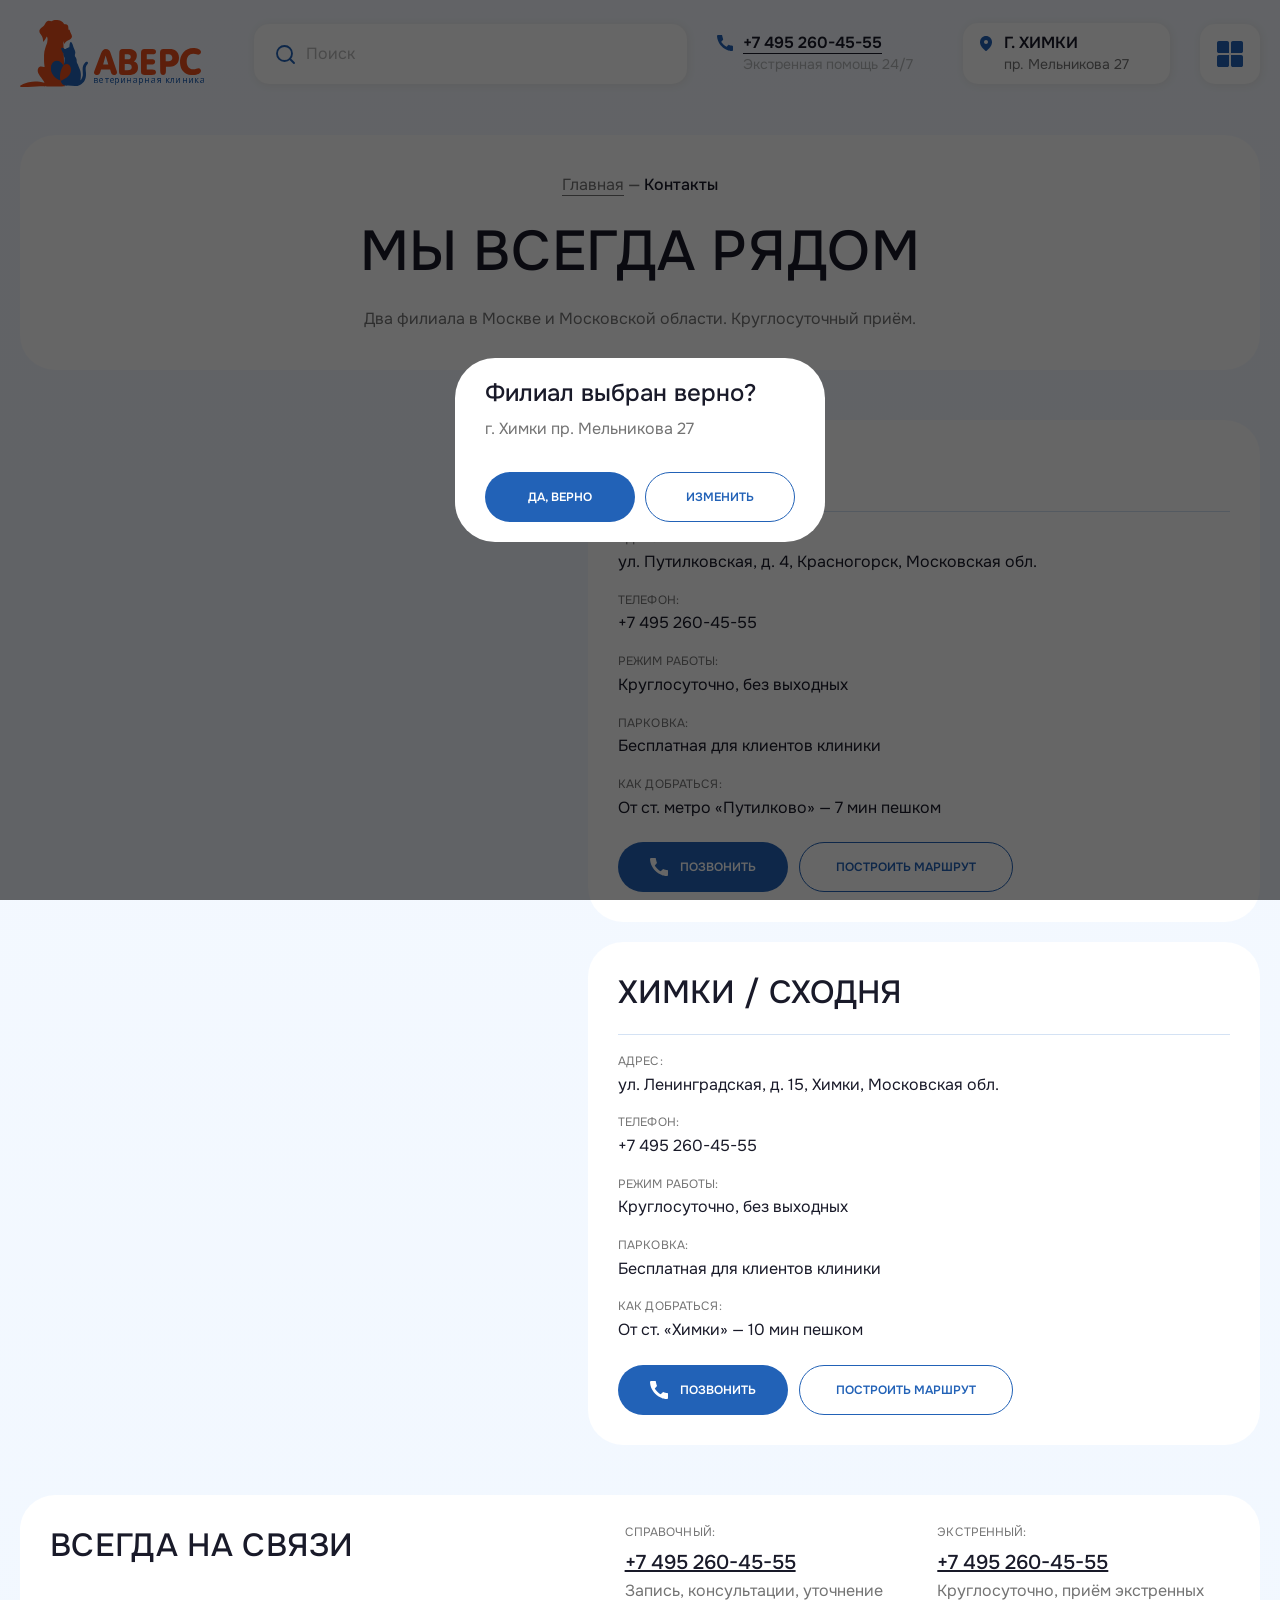
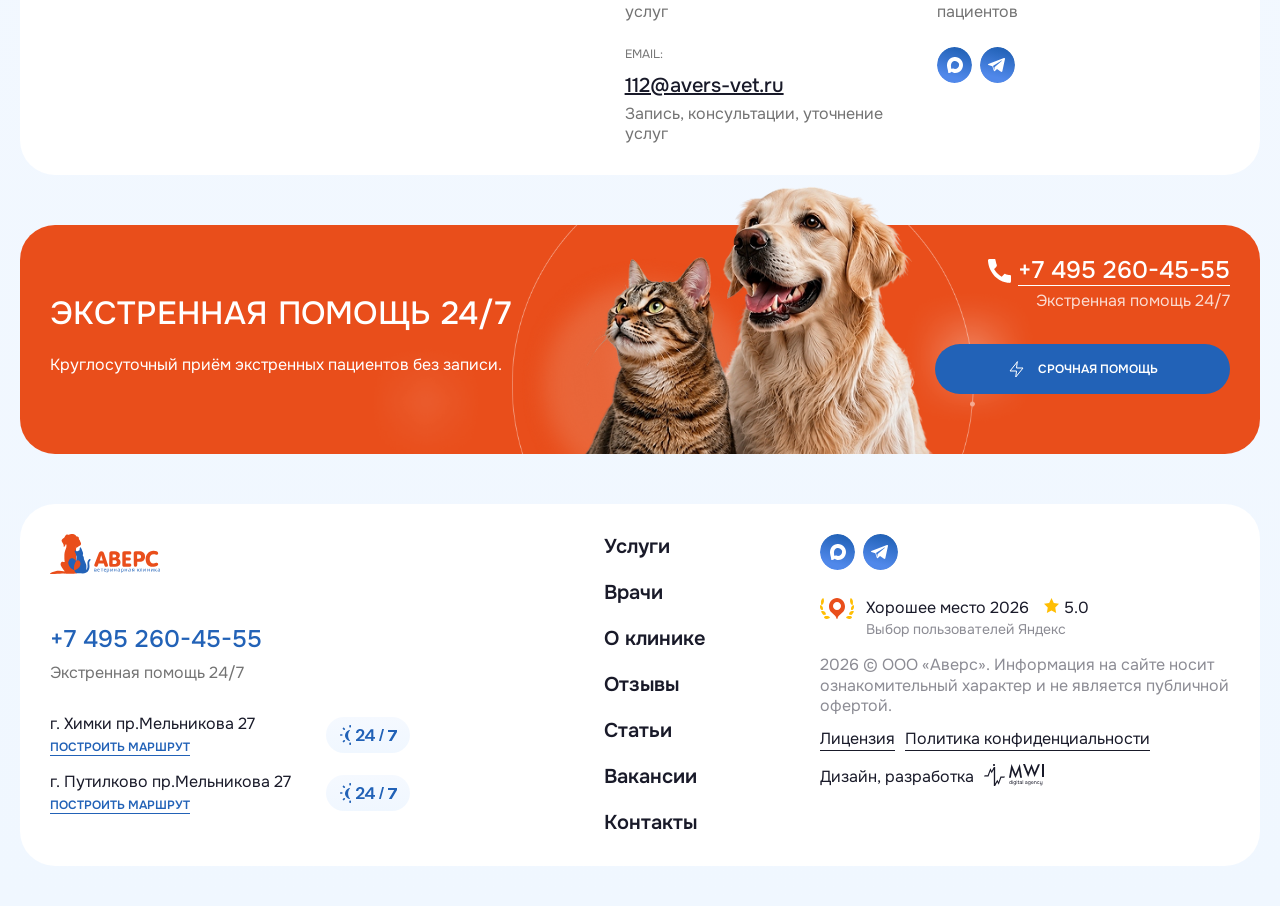
<file: contacts.html>
<!DOCTYPE html>
<html lang="ru">
	<head>
		<meta http-equiv="Content-Type" content="text/html; charset=utf-8">
		<!-- Переключение IE в последнию версию, на случай если в настройках пользователя стоит меньшая -->
		<meta http-equiv="X-UA-Compatible" content="IE=edge">

		<!-- Адаптирование страницы для мобильных устройств -->
		<meta name="viewport" content="width=device-width, initial-scale=1, maximum-scale=1">

		<!-- Запрет распознования номера телефона -->
		<meta name="format-detection" content="telephone=no">
		<meta name="SKYPE_TOOLBAR" content ="SKYPE_TOOLBAR_PARSER_COMPATIBLE">

		<!-- Заголовок страницы -->
		<title>АВЕРС</title>

		<!-- Данное значение часто используют(использовали) поисковые системы -->
		<meta name="description" content="">
		<meta name="keywords" content="">

		<!-- Традиционная иконка сайта, размер 16x16, прозрачность поддерживается. Рекомендуемый формат: .ico или .png -->
		<link rel="shortcut icon" href="favicon.ico">

		<meta name="theme-color" content="#ffffff">

		<link rel="preconnect" href="https://fonts.googleapis.com">
		<link rel="preconnect" href="https://fonts.gstatic.com" crossorigin>
		<link href="https://fonts.googleapis.com/css2?family=Onest:wght@100..900&display=swap" rel="stylesheet">

		<!-- Подключение файлов стилей -->
		<link rel="stylesheet" href="css/swiper-bundle.min.css">
		<link rel="stylesheet" href="css/fancybox.css">
		<link rel="stylesheet" href="css/styles.css">

		<link rel="stylesheet" href="css/response_1699.css" media="(max-width: 1699px)">
		<link rel="stylesheet" href="css/response_1499.css" media="(max-width: 1499px)">
		<link rel="stylesheet" href="css/response_1319.css" media="(max-width: 1319px)">
		<link rel="stylesheet" href="css/response_1199.css" media="(max-width: 1199px)">
		<link rel="stylesheet" href="css/response_1023.css" media="(max-width: 1023px)">
		<link rel="stylesheet" href="css/response_767.css" media="(max-width: 767px)">
		<link rel="stylesheet" href="css/response_479.css" media="(max-width: 479px)">
	</head>
	<body>
		<div class="wrap">
			<div class="main">
				<!-- Шапка -->
				<header class="header">
					<div class="cont">
						<div class="header__flex _flex">
							<div class="header__logo">
								<a href="/">
									<img src="images/logo.svg" alt="">
								</a>
							</div>
							<div class="header-search">
								<form action="" class="header-search__form">
									<div class="header-search__form-flex _flex">
										<input type="text" value="" placeholder="Поиск" id="search-input" autocomplete="off" class="header-search__form-input">
										<button type="reset" class="header-search__form-clear">
											<svg>
												<use xlink:href="images/sprite.svg#close"></use>
											</svg>
										</button>
									</div>

									<div class="header-search__box">
										<div class="header-search__list">
											<div class="header-search__list-item">
												<a href="/" class="header-search__list-link"><b>Вс</b>крытие абсцесса, гематомы, дренирование</a>
											</div>
											<div class="header-search__list-item">
												<a href="/" class="header-search__list-link"><b>Вс</b>крытие абсцесса, гематомы, дренирование</a>
											</div>
											<div class="header-search__list-item">
												<a href="/" class="header-search__list-link"><b>Вс</b>крытие абсцесса, гематомы, дренирование</a>
											</div>
											<div class="header-search__list-item">
												<a href="/" class="header-search__list-link"><b>Вс</b>крытие абсцесса, гематомы, дренирование</a>
											</div>
											<div class="header-search__list-item">
												<a href="/" class="header-search__list-link"><b>Вс</b>крытие абсцесса, гематомы, дренирование</a>
											</div>
											<div class="header-search__list-item">
												<a href="/" class="header-search__list-link"><b>Вс</b>крытие абсцесса, гематомы, дренирование</a>
											</div>
										</div>

										<a href="/" class="header-search__all">Все результаты</a>
									</div>
								</form>
							</div>
							<div class="header__contacts _flex">
								<div class="header__tel">
									<a href="tel:+74952604555"><span>+7 495 260-45-55</span></a>
									<div class="header__tel-desc">Экстренная помощь 24/7</div>
								</div>

								<button type="button" data-content="#choose-filial" class="header__adres modal-btn">
									<div class="header__adres-city">г. Химки</div>
									<div class="header__adres-desc">пр. Мельникова 27</div>
								</button>
							</div>
							
							<button type="button" class="header__burger"></button>
						</div>
					</div>

					<div class="header__block">
						<div class="cont">
							<div class="header__block-bg">
								<div class="header__block-flex _flex">
									<div class="header-search">
										<form action="" class="header-search__form">
											<div class="header-search__form-flex _flex">
												<input type="text" value="" placeholder="Поиск" class="header-search__form-input">
											</div>
										</form>
									</div>
									<nav class="header__menu">
										<div class="header__menu-item">
											<a href="/" class="header__menu-link">Услуги</a>
										</div>
										<div class="header__menu-item">
											<a href="/" class="header__menu-link">Врачи</a>
										</div>
										<div class="header__menu-item">
											<a href="/" class="header__menu-link">О клинике</a>
										</div>
										<div class="header__menu-item">
											<a href="/" class="header__menu-link">Отзывы</a>
										</div>
										<div class="header__menu-item">
											<a href="/" class="header__menu-link">Статьи</a>
										</div>
										<div class="header__menu-item">
											<a href="/" class="header__menu-link">Вакансии</a>
										</div>
										<div class="header__menu-item">
											<a href="/" class="header__menu-link">Контакты</a>
										</div>
									</nav>
									<div class="header__block-coll _flex">
										<div class="header__adreses">
											<div class="header__adreses-item">
												<div class="header__adreses-city">Химки</div>
												<div class="header__adreses-adres">пр. Мельникова 27</div>
												<div class="header__adreses-time">24/7, бесплатная парковка</div>
											</div>
											<div class="header__adreses-item">
												<div class="header__adreses-city">Путилково</div>
												<div class="header__adreses-adres">пр. Мельникова 27</div>
												<div class="header__adreses-time">24/7, бесплатная парковка</div>
											</div>
										</div>
										<div class="header__info">
											<div class="header__info-title">Если питомцу <br>плохо — не ждите</div>
											<div class="header__info-tel">
												<a href="tel:+ 74952604555">
													<span>+ 7 (495) 260-45-55</span>
												</a>
											</div>
											<div class="header__info-time">Экстренная помощь 24/7</div>
											<div class="header__info-btns _flex">
												<a href="/" class="btn-red header__info-btn">
													<span class="btn-red__wrap">
														<span class="btn-red__icon">
															<img data-src="images/ic_zap.svg" src="images/img_plug.png" alt="" class="lazyload">
														</span>
														Срочная помощь
													</span>
												</a>
												<button type="button" data-content="#modal-callback" class="btn-blue header__info-btn modal-btn">
													<span class="btn-blue__wrap">
														<span class="btn-blue__icon">
															<img data-src="images/ic_zap.svg" src="images/img_plug.png" alt="" class="lazyload">
														</span>
														Перезвонить мне
													</span>
												</button>
											</div>
										</div>
									</div>
								</div>
							</div>
						</div>
					</div>
				</header>
				<!-- End Шапка -->

				<section class="page-head">
					<div class="cont _nopad">
						<div class="page-head__bg">
							<div class="breadcrumbs">
								<div class="breadcrumbs__scroll">
									<a href="/">Главная</a> <span class="breadcrumbs_sep">—</span> Контакты
								</div>
							</div>

							<h1 class="page-title">Мы всегда рядом</h1>

							<div class="page-head__desc">Два филиала в Москве и Московской области. Круглосуточный приём.</div>
						</div>
					</div>
				</section>

				
				<section class="contacts _marg">
					<div class="cont">
						<div class="contacts__lines">
							<div class="contacts__line _flex">
								<div class="map map-js" id="map"></div>

								<div class="contacts__box">
									<div class="contacts__title">Путилково</div>
									<div class="contacts__items">
										<div class="contacts__item">
											<div class="contacts__name">Адрес:</div>
											<div class="contacts__val">ул. Путилковская, д. 4, Красногорск, Московская обл.</div>
										</div>
										<div class="contacts__item">
											<div class="contacts__name">Телефон:</div>
											<div class="contacts__val">
												<a href="tel:+74952604555">+7 495 260-45-55</a>
											</div>
										</div>
										<div class="contacts__item">
											<div class="contacts__name">Режим работы:</div>
											<div class="contacts__val">Круглосуточно, без выходных</div>
										</div>
										<div class="contacts__item">
											<div class="contacts__name">Парковка:</div>
											<div class="contacts__val">Бесплатная для клиентов клиники</div>
										</div>
										<div class="contacts__item">
											<div class="contacts__name">Как добраться:</div>
											<div class="contacts__val">От ст. метро «Путилково» — 7 мин пешком</div>
										</div>
									</div>

									<div class="contacts__btns _flex">
										<a href="tel:+74952604555" class="btn-blue contacts__btn">
											<span class="btn-blue__wrap">
												<span class="btn-blue__icon">
													<img data-src="images/ic_tel.svg" src="images/img_plug.png" alt="" class="lazyload">
												</span>
												Позвонить
											</span>
										</a>
										<a href="/" class="btn-border contacts__btn">Построить маршрут</a>
									</div>
								</div>
							</div>
							<div class="contacts__line _flex">
								<div class="map map-js" id="map2"></div>

								<div class="contacts__box">
									<div class="contacts__title">Химки / Сходня</div>
									<div class="contacts__items">
										<div class="contacts__item">
											<div class="contacts__name">Адрес:</div>
											<div class="contacts__val">ул. Ленинградская, д. 15, Химки, Московская обл.</div>
										</div>
										<div class="contacts__item">
											<div class="contacts__name">Телефон:</div>
											<div class="contacts__val">
												<a href="tel:+74952604555">+7 495 260-45-55</a>
											</div>
										</div>
										<div class="contacts__item">
											<div class="contacts__name">Режим работы:</div>
											<div class="contacts__val">Круглосуточно, без выходных</div>
										</div>
										<div class="contacts__item">
											<div class="contacts__name">Парковка:</div>
											<div class="contacts__val">Бесплатная для клиентов клиники</div>
										</div>
										<div class="contacts__item">
											<div class="contacts__name">Как добраться:</div>
											<div class="contacts__val">От ст. «Химки» — 10 мин пешком</div>
										</div>
									</div>

									<div class="contacts__btns _flex">
										<a href="tel:+74952604555" class="btn-blue contacts__btn">
											<span class="btn-blue__wrap">
												<span class="btn-blue__icon">
													<img data-src="images/ic_tel.svg" src="images/img_plug.png" alt="" class="lazyload">
												</span>
												Позвонить
											</span>
										</a>
										<a href="/" class="btn-border contacts__btn">Построить маршрут</a>
									</div>
								</div>
							</div>
						</div>
					</div>
				</section>


				<section class="always-touch _marg">
					<div class="cont">
						<div class="section-bg section-bg_pad">
							<div class="always-touch__flex _flex">
								<div class="always-touch__coll">
									<div class="main-title">Всегда на связи</div>
								</div>

								<div class="always-touch__colr">
									<div class="always-touch__items _flex">
										<div class="always-touch__item">
											<div class="always-touch__title">СПРАВОЧНЫЙ:</div>
											<div class="always-touch__link">
												<a href="tel:+74952604555">+7 495 260-45-55</a>
											</div>
											<div class="always-touch__desc">Запись, консультации, уточнение услуг</div>
										</div>
										<div class="always-touch__item">
											<div class="always-touch__title">ЭКСТРЕННЫЙ:</div>
											<div class="always-touch__link">
												<a href="tel:+74952604555">+7 495 260-45-55</a>
											</div>
											<div class="always-touch__desc">Круглосуточно, приём экстренных пациентов</div>
										</div>
										<div class="always-touch__item">
											<div class="always-touch__title">Email:</div>
											<div class="always-touch__link">
												<a href="mailto:112@avers-vet.ru">112@avers-vet.ru</a>
											</div>
											<div class="always-touch__desc">Запись, консультации, уточнение услуг</div>
										</div>
										<div class="always-touch__item">
											<div class="socials _flex">
												<a href="/" class="socials__item">
													<img data-src="images/ic_soc1.svg" src="images/img_plug.png" alt="" class="lazyload">
												</a>
												<a href="/" class="socials__item">
													<img data-src="images/ic_soc2.svg" src="images/img_plug.png" alt="" class="lazyload">
												</a>
											</div>
										</div>
									</div>
								</div>
							</div>
						</div>
					</div>
				</section>


				<section class="call-away _marg">
					<div class="cont">
						<div class="call-away__bg _flex">
							<div class="call-away__coll">
								<div class="main-title main-title_white">Экстренная помощь 24/7</div>

								<div class="call-away__desc">Круглосуточный приём экстренных пациентов без записи.</div>
							</div>

							<div class="call-away__img">
								<img data-src="images/call_away_img.png" src="images/img_plug.png" alt="" class="lazyload">
							</div>

							<div class="call-away__colr">
								<div class="call-away__box">
									<div class="call-away__phone">
										<div class="call-away__phone-number">
											<a href="tel:+74952604555"><span>+7 495 260-45-55</span></a>
										</div>
	
										<div class="call-away__phone-desc">Экстренная помощь 24/7</div>
									</div>
	
									<div class="call-away__box-btns">
										<a href="/" class="btn-blue call-away__box-btn">
											<span class="btn-red__wrap">
												<span class="btn-red__icon">
													<img data-src="images/ic_zap.svg" src="images/ic_zap.svg" alt="" class="lazyload loaded">
												</span>
												Срочная помощь
											</span>
										</a>
									</div>
								</div>
							</div>
						</div>
					</div>
				</section>
			</div>


			<footer class="footer _marg">
				<div class="cont _nopad">
					<div class="section-bg">
						<div class="footer__flex _flex">
							<div class="footer__coll">
								<div class="footer__logo">
									<a href="/">
										<img src="images/logo.svg" alt="">
									</a>
								</div>

								<div class="footer__tel">
									<a href="tel:+74952604555">+7 495 260-45-55</a>
								</div>
								<div class="footer__time">Экстренная помощь 24/7</div>

								<div class="footer__adreses">
									<div class="footer__adres _flex">
										<div class="footer__adres-box">
											<div class="footer__adres-name">г. Химки пр.Мельникова 27</div>
											<div class="footer__adres-link">
												<a href="/">Построить маршрут</a>
											</div>
										</div>
										<div class="footer__adres-time">
											<img data-src="images/time_work.svg" src="images/img_plug.png" alt="" class="lazyload">
										</div>
									</div>
									<div class="footer__adres _flex">
										<div class="footer__adres-box">
											<div class="footer__adres-name">г. Путилково пр.Мельникова 27</div>
											<div class="footer__adres-link">
												<a href="/">Построить маршрут</a>
											</div>
										</div>
										<div class="footer__adres-time">
											<img data-src="images/time_work.svg" src="images/img_plug.png" alt="" class="lazyload">
										</div>
									</div>
								</div>
							</div>

							<div class="footer__menu">
								<div class="footer__menu-item">
									<a href="/" class="footer__menu-link">Услуги</a>
								</div>
								<div class="footer__menu-item">
									<a href="/" class="footer__menu-link">Врачи</a>
								</div>
								<div class="footer__menu-item">
									<a href="/" class="footer__menu-link">О клинике</a>
								</div>
								<div class="footer__menu-item">
									<a href="/" class="footer__menu-link">Отзывы</a>
								</div>
								<div class="footer__menu-item">
									<a href="/" class="footer__menu-link">Статьи</a>
								</div>
								<div class="footer__menu-item">
									<a href="/" class="footer__menu-link">Вакансии</a>
								</div>
								<div class="footer__menu-item">
									<a href="/" class="footer__menu-link">Контакты</a>
								</div>
							</div>

							<div class="footer__colr">
								<div class="footer__socials _flex">
									<a href="/" class="footer__socials-item">
										<img data-src="images/ic_soc1.svg" src="images/img_plug.png" alt="" class="lazyload">
									</a>
									<a href="/" class="footer__socials-item">
										<img data-src="images/ic_soc2.svg" src="images/img_plug.png" alt="" class="lazyload">
									</a>
								</div>

								<div class="footer__yn _flex">
									<div class="footer__yn-icon">
										<img data-src="images/rev_yn.svg" src="images/img_plug.png" alt="" class="lazyload">
									</div>

									<div class="footer__yn-box">
										<div class="footer__yn-top _flex">
											<div class="footer__yn-info">Хорошее место 2026</div>
											<div class="footer__yn-star">5.0</div>
										</div>

										<div class="footer__yn-desc">Выбор пользователей Яндекс</div>
									</div>
								</div>

								<div class="footer__copy">2026 &copy; ООО «Аверс». Информация на сайте носит <br>ознакомительный характер и не является публичной офертой.</div>

								<div class="footer__links _flex">
									<a href="/">Лицензия</a>
									<a href="/">Политика конфиденциальности</a>
								</div>

								<div class="footer__creator _flex">
									<div class="footer__creator-desc">Дизайн, разработка</div>

									<a href="/" class="footer__creator-img">
										<img src="images/logo_creator.svg" alt="">
									</a>
								</div>
							</div>
						</div>
					</div>
				</div>
			</footer>
		</div>

		<div class="supports-error">
			Ваш браузер устарел рекомендуем обновить его до последней версии<br> или использовать другой более современный.
		</div>

		<div id="modal-filial" class="modal modal-small modal-filial">
			<div class="modal__box filial">
				<div class="filial__title">Филиал выбран верно?</div>
				<div class="filial__adres">г. Химки пр. Мельникова 27</div>

				<div class="filial__btns _flex">
					<button type="button" class="btn-blue filial__btn modal-close">Да, верно</button>
					<button type="button" data-content="#choose-filial" class="btn-border filial__btn modal-btn">Изменить</button>
				</div>
			</div>
		</div>

		<div id="choose-filial" class="modal modal-small">
			<div class="modal__box choose-filial">
				<div class="choose-filial__title">Выберите филиал</div>

				<form action="" class="form">
					<div class="radios">
						<div class="radio">
							<label class="radio__label">
								<input type="radio" name="filial" checked>

								<span class="radio__box">
									<span class="radio__name">Химки</span>
									<span class="radio__adres">пр. Мельникова 27</span>
									<span class="radio__time">24/7, бесплатная парковка</span>
								</span>
							</label>
						</div>
						<div class="radio">
							<label class="radio__label">
								<input type="radio" name="filial" checked>

								<span class="radio__box">
									<span class="radio__name">Путилково</span>
									<span class="radio__adres">г. Путилково пр. Мельникова 27</span>
									<span class="radio__time">24/7, бесплатная парковка</span>
								</span>
							</label>
						</div>
					</div>

					<div class="choose-filial__btn">
						<button type="submit" class="btn-blue">Подтвердить</button>
					</div>
				</form>
			</div>
		</div>

		<div id="modal-stock" class="modal modal-stock">
			<form action="" class="modal__box form">
				<div class="modal-stock__top-title">Акция</div>

				<div class="modal__title">-35% на чекап для собак и кошек</div>

				<div class="modal-stock__action">Действует до 31 августа 2025</div>

				<div class="modal-stock__desc">Суперскидка на первичный приём хирурга, анализы и саму операцию в обоих филиалах Аверс. В стоимость чекапа входит: осмотр терапевта, клинический анализ крови, биохимический анализ крови, анализ мочи, УЗИ брюшной полости.</div>

				<div class="modal-stock__info">
					<div class="modal-stock__title">Что входит:</div>

					<ul class="modal-stock__list">
						<li>Осмотр терапевта</li>
						<li>Клинический анализ крови</li>
						<li>Биохимический анализ крови</li>
						<li>Анализ мочи</li>
						<li>УЗИ брюшной полости</li>
					</ul>
				</div>

				<div class="modal-stock__choice">
					<div class="modal-stock__title">Выберите филиал:</div>

					<div class="global-icons _flex">
						<div class="global-icon">
							<label class="global-icon__label" data-del="#city1">
								<input type="radio" name="city" checked>

								<span class="global-icon__box">
									<span class="global-icon__name">г. Химки</span>
									<span class="global-icon__adres">пр. Мельникова 27</span>
								</span>
							</label>
						</div>
						<div class="global-icon">
							<label class="global-icon__label" data-del="#city2">
								<input type="radio" name="city">

								<span class="global-icon__box">
									<span class="global-icon__name">г. Путилково</span>
									<span class="global-icon__adres">пр. Мельникова 27</span>
								</span>
							</label>
						</div>
					</div>
				</div>

				<div class="modal-stock__bot">
					<div class="modal-stock__bot-flex _flex">
						<div class="modal-stock__prices">
							<div class="modal-stock__price-old">10 000 <i class="rub">*</i></div>

							<div class="modal-stock__price">от 6 500 <i class="rub">*</i></div>
						</div>

						<div class="modal-stock__btn">
							<button type="submit" class="btn-blue">
								<span class="btn-blue__wrap">
									<span class="btn-blue__icon">
										<img data-src="images/ic_calendar.svg" src="images/img_plug.png" alt="" class="lazyload">
									</span>
									Записать питомца
								</span>
							</button>
						</div>
					</div>

					<div class="checkbox form__agree modal-stock__agree">
						<label class="checkbox__label">
							<input type="checkbox" name="">

							<span class="checkbox__text">
								Нажимая на кнопку вы принимаете условия <br><a href="/" target="_blank">политики конфиденциальности</a>.
							</span>
						</label>
					</div>
				</div>
			</form>
		</div>

		<div id="modal-callback" class="modal modal-form">
			<form action="" class="modal__box form">
				<div class="modal__title">Перезвоните мне</div>

				<div class="modal-form__desc">Оставьте номер — мы перезвоним в течение 5 минут</div>

				<div class="modal-form__form">
					<div class="form__line">
						<div class="form__field">
							<input type="text" value="" placeholder="Ваше имя" class="form__input">
						</div>
					</div>
					<div class="form__line">
						<div class="form__field">
							<input type="tel" value="" name="" placeholder="+7 (999) 000-00-00" data-mask="+7 (999) 999-99-99" class="form__input">
						</div>
					</div>
					<div class="form__line">
						<div class="select-wrap">
							<select>
								<option value="0" data-display="Удобное время для звонка"></option>
								<option value="1">08:00</option>
								<option value="2">08:30</option>
								<option value="3">09:00</option>
								<option value="4">09:30</option>
								<option value="5">10:00</option>
								<option value="6">10:30</option>
								<option value="7">11:00</option>
								<option value="8">11:30</option>
								<option value="9">14:00</option>
								<option value="10">14:30</option>
								<option value="11">15:00</option>
							</select>
						</div>
					</div>
				</div>

				<div class="checkbox form__agree modal-form__agree">
					<label class="checkbox__label">
						<input type="checkbox" name="">

						<span class="checkbox__text">
							Нажимая на кнопку вы принимаете условия <br><a href="/" target="_blank">политики конфиденциальности</a>.
						</span>
					</label>
				</div>

				<div class="modal-form__submit">
					<button type="submit" class="btn-blue modal-form__submit-btn">Перезвонить мне</button>
				</div>
			</form>
		</div>

		<!-- Подключение javascript файлов -->
		<script src="js/jquery-3.5.0.min.js"></script>

		<script src="js/swiper-bundle.min.js"></script>
		<script src="js/fancybox.js"></script>
		<script src="js/inputmask.min.js"></script>
		<script src="js/nice-select.js"></script>
		<script src="js/jquery.rating.pack.js"></script>
		<script src="https://api-maps.yandex.ru/2.0/?load=package.standard,package.geoObjects&amp;lang=ru-RU"></script>

		<script src="js/functions.js"></script>
		<script src="js/scripts.js"></script>
	</body>
</html>
</file>
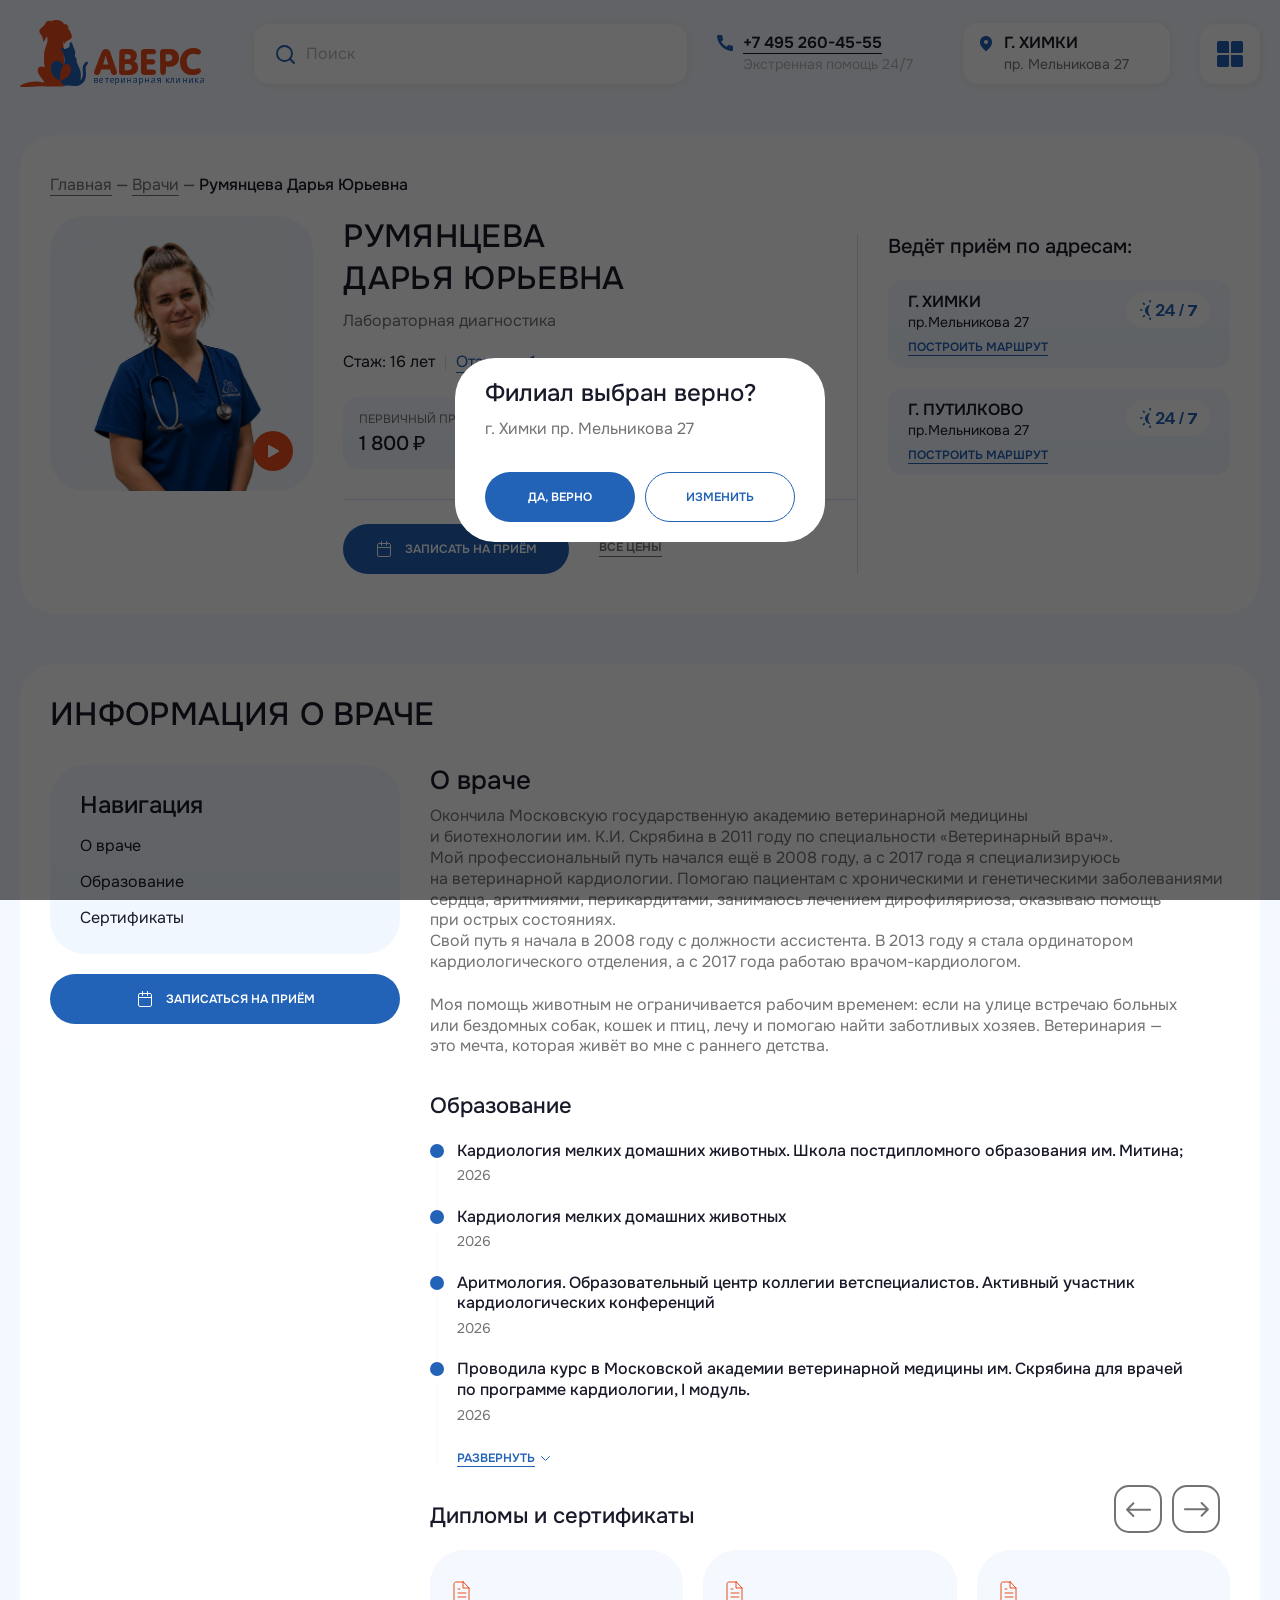
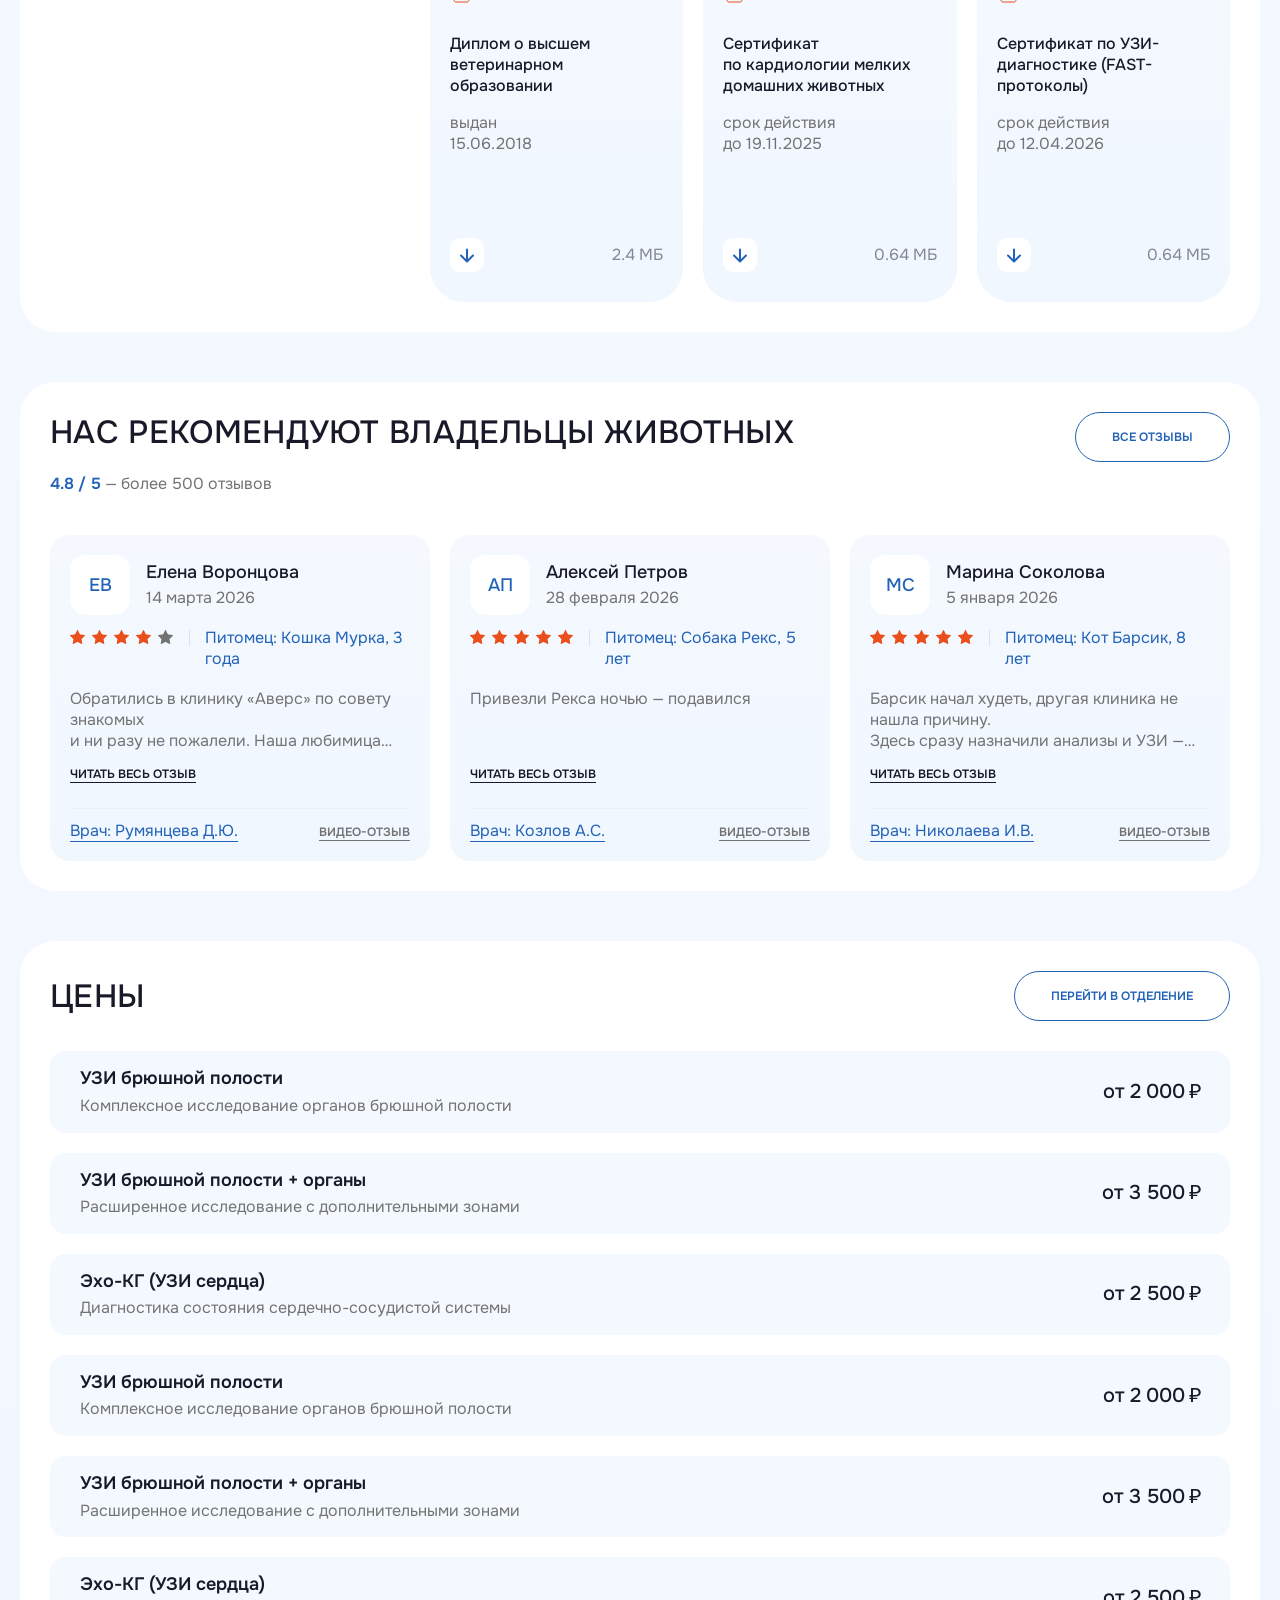
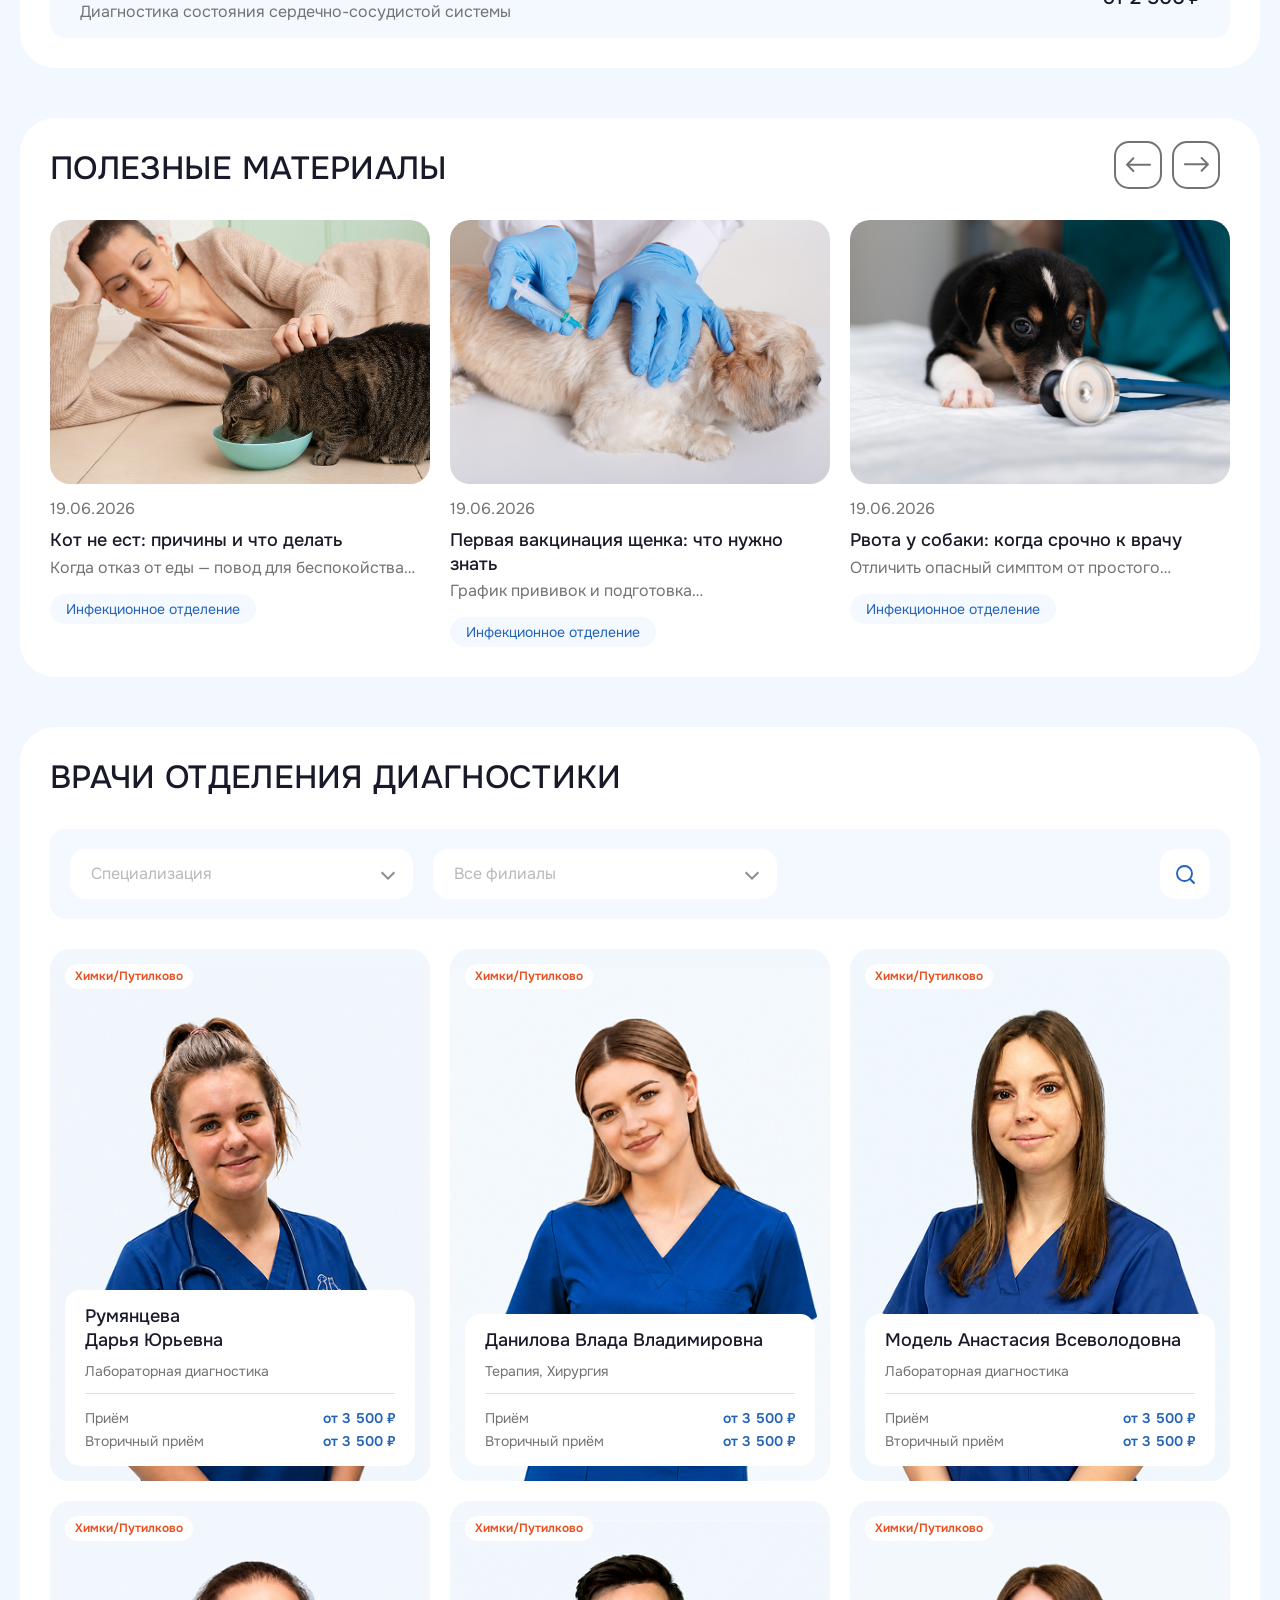
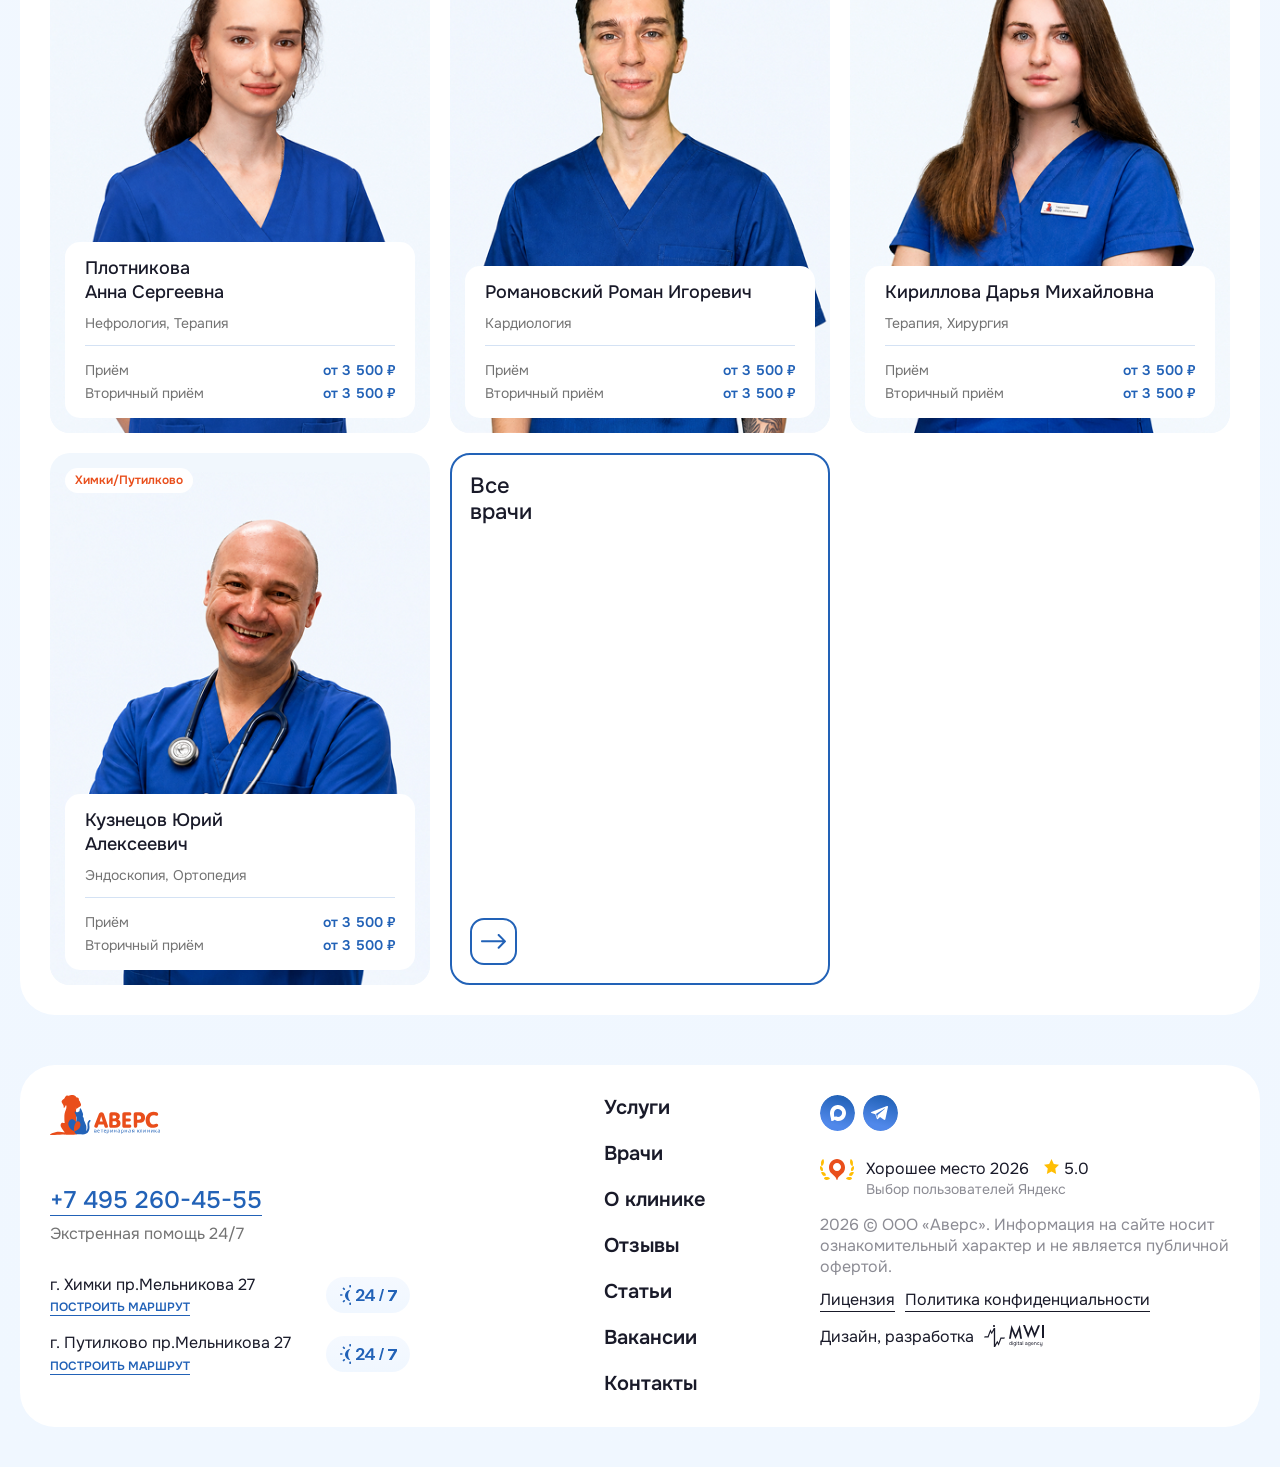
<file: doctor.html>
<!DOCTYPE html>
<html lang="ru">
	<head>
		<meta http-equiv="Content-Type" content="text/html; charset=utf-8">
		<!-- Переключение IE в последнию версию, на случай если в настройках пользователя стоит меньшая -->
		<meta http-equiv="X-UA-Compatible" content="IE=edge">

		<!-- Адаптирование страницы для мобильных устройств -->
		<meta name="viewport" content="width=device-width, initial-scale=1, maximum-scale=1">

		<!-- Запрет распознования номера телефона -->
		<meta name="format-detection" content="telephone=no">
		<meta name="SKYPE_TOOLBAR" content ="SKYPE_TOOLBAR_PARSER_COMPATIBLE">

		<!-- Заголовок страницы -->
		<title>АВЕРС</title>

		<!-- Данное значение часто используют(использовали) поисковые системы -->
		<meta name="description" content="">
		<meta name="keywords" content="">

		<!-- Традиционная иконка сайта, размер 16x16, прозрачность поддерживается. Рекомендуемый формат: .ico или .png -->
		<link rel="shortcut icon" href="favicon.ico">

		<meta name="theme-color" content="#ffffff">

		<link rel="preconnect" href="https://fonts.googleapis.com">
		<link rel="preconnect" href="https://fonts.gstatic.com" crossorigin>
		<link href="https://fonts.googleapis.com/css2?family=Onest:wght@100..900&display=swap" rel="stylesheet">

		<!-- Подключение файлов стилей -->
		<link rel="stylesheet" href="css/swiper-bundle.min.css">
		<link rel="stylesheet" href="css/fancybox.css">
		<link rel="stylesheet" href="css/styles.css">

		<link rel="stylesheet" href="css/response_1699.css" media="(max-width: 1699px)">
		<link rel="stylesheet" href="css/response_1499.css" media="(max-width: 1499px)">
		<link rel="stylesheet" href="css/response_1319.css" media="(max-width: 1319px)">
		<link rel="stylesheet" href="css/response_1199.css" media="(max-width: 1199px)">
		<link rel="stylesheet" href="css/response_1023.css" media="(max-width: 1023px)">
		<link rel="stylesheet" href="css/response_767.css" media="(max-width: 767px)">
		<link rel="stylesheet" href="css/response_479.css" media="(max-width: 479px)">
	</head>
	<body>
		<div class="wrap">
			<div class="main">
				<!-- Шапка -->
				<header class="header">
					<div class="cont">
						<div class="header__flex _flex">
							<div class="header__logo">
								<a href="/">
									<img src="images/logo.svg" alt="">
								</a>
							</div>
							<div class="header-search">
								<form action="" class="header-search__form">
									<div class="header-search__form-flex _flex">
										<input type="text" value="" placeholder="Поиск" id="search-input" autocomplete="off" class="header-search__form-input">
										<button type="reset" class="header-search__form-clear">
											<svg>
												<use xlink:href="images/sprite.svg#close"></use>
											</svg>
										</button>
									</div>

									<div class="header-search__box">
										<div class="header-search__list">
											<div class="header-search__list-item">
												<a href="/" class="header-search__list-link"><b>Вс</b>крытие абсцесса, гематомы, дренирование</a>
											</div>
											<div class="header-search__list-item">
												<a href="/" class="header-search__list-link"><b>Вс</b>крытие абсцесса, гематомы, дренирование</a>
											</div>
											<div class="header-search__list-item">
												<a href="/" class="header-search__list-link"><b>Вс</b>крытие абсцесса, гематомы, дренирование</a>
											</div>
											<div class="header-search__list-item">
												<a href="/" class="header-search__list-link"><b>Вс</b>крытие абсцесса, гематомы, дренирование</a>
											</div>
											<div class="header-search__list-item">
												<a href="/" class="header-search__list-link"><b>Вс</b>крытие абсцесса, гематомы, дренирование</a>
											</div>
											<div class="header-search__list-item">
												<a href="/" class="header-search__list-link"><b>Вс</b>крытие абсцесса, гематомы, дренирование</a>
											</div>
										</div>

										<a href="/" class="header-search__all">Все результаты</a>
									</div>
								</form>
							</div>
							<div class="header__contacts _flex">
								<div class="header__tel">
									<a href="tel:+74952604555"><span>+7 495 260-45-55</span></a>
									<div class="header__tel-desc">Экстренная помощь 24/7</div>
								</div>

								<button type="button" data-content="#choose-filial" class="header__adres modal-btn">
									<div class="header__adres-city">г. Химки</div>
									<div class="header__adres-desc">пр. Мельникова 27</div>
								</button>
							</div>
							
							<button type="button" class="header__burger"></button>
						</div>
					</div>

					<div class="header__block">
						<div class="cont">
							<div class="header__block-bg">
								<div class="header__block-flex _flex">
									<div class="header-search">
										<form action="" class="header-search__form">
											<div class="header-search__form-flex _flex">
												<input type="text" value="" placeholder="Поиск" class="header-search__form-input">
											</div>
										</form>
									</div>
									<nav class="header__menu">
										<div class="header__menu-item">
											<a href="/" class="header__menu-link">Услуги</a>
										</div>
										<div class="header__menu-item">
											<a href="/" class="header__menu-link">Врачи</a>
										</div>
										<div class="header__menu-item">
											<a href="/" class="header__menu-link">О клинике</a>
										</div>
										<div class="header__menu-item">
											<a href="/" class="header__menu-link">Отзывы</a>
										</div>
										<div class="header__menu-item">
											<a href="/" class="header__menu-link">Статьи</a>
										</div>
										<div class="header__menu-item">
											<a href="/" class="header__menu-link">Вакансии</a>
										</div>
										<div class="header__menu-item">
											<a href="/" class="header__menu-link">Контакты</a>
										</div>
									</nav>
									<div class="header__block-coll _flex">
										<div class="header__adreses">
											<div class="header__adreses-item">
												<div class="header__adreses-city">Химки</div>
												<div class="header__adreses-adres">пр. Мельникова 27</div>
												<div class="header__adreses-time">24/7, бесплатная парковка</div>
											</div>
											<div class="header__adreses-item">
												<div class="header__adreses-city">Путилково</div>
												<div class="header__adreses-adres">пр. Мельникова 27</div>
												<div class="header__adreses-time">24/7, бесплатная парковка</div>
											</div>
										</div>
										<div class="header__info">
											<div class="header__info-title">Если питомцу <br>плохо — не ждите</div>
											<div class="header__info-tel">
												<a href="tel:+ 74952604555">
													<span>+ 7 (495) 260-45-55</span>
												</a>
											</div>
											<div class="header__info-time">Экстренная помощь 24/7</div>
											<div class="header__info-btns _flex">
												<a href="/" class="btn-red header__info-btn">
													<span class="btn-red__wrap">
														<span class="btn-red__icon">
															<img data-src="images/ic_zap.svg" src="images/img_plug.png" alt="" class="lazyload">
														</span>
														Срочная помощь
													</span>
												</a>
												<button type="button" data-content="#modal-callback" class="btn-blue header__info-btn modal-btn">
													<span class="btn-blue__wrap">
														<span class="btn-blue__icon">
															<img data-src="images/ic_zap.svg" src="images/img_plug.png" alt="" class="lazyload">
														</span>
														Перезвонить мне
													</span>
												</button>
											</div>
										</div>
									</div>
								</div>
							</div>
						</div>
					</div>
				</header>
				<!-- End Шапка -->

				<section class="product-info">
					<div class="cont _nopad">
						<div class="section-bg">
							<div class="breadcrumbs">
								<div class="breadcrumbs__scroll">
									<a href="/">Главная</a> <span class="breadcrumbs_sep">—</span> <a href="/">Врачи</a> <span class="breadcrumbs_sep">—</span> Румянцева Дарья Юрьевна
								</div>
							</div>

							<div class="product-info__wrap _flex">
								<div class="product-info__flex _flex">
									<div class="product-info__image">
										<a href="https://www.youtube.com/watch?v=4FUnXaq_VWk" data-fancybox="images-foto" class="product-image__img product-images__img-video fancy-img">
											<img data-src="images/tmp/specialist1.jpg" src="images/img_plug.png" alt="" class="lazyload">
										</a>
									</div>

									<div class="product-info__info">
										<div class="product-info__top">
											<h1 class="main-title">Румянцева <br>Дарья Юрьевна</h1>

											<div class="product-info__box">
												<div class="product-info__desc">Лабораторная диагностика</div>

												<div class="product-info__box-info _flex">
													<div class="product-info__exp">Стаж: 16 лет</div>

													<div class="product-info__rev">
														<a href="/">Отзывов: 1</a>
													</div>
												</div>
											</div>

											<div class="product-info__recep _flex">
												<div class="product-info__recep-item">
													<div class="product-info__recep-title">Первичный приём:</div>

													<div class="product-info__price">1 800 <i class="rub">*</i></div>
												</div>
												<div class="product-info__recep-item">
													<div class="product-info__recep-title">Вторичный приём:</div>

													<div class="product-info__price">2 800 <i class="rub">*</i></div>
												</div>
											</div>
										</div>

										<div class="product-info__bot _flex">
											<button type="button" data-content="#modal-signUp" class="btn-blue modal-btn">
												<span class="btn-blue__wrap">
													<span class="btn-blue__icon">
														<img data-src="images/ic_calendar.svg" src="images/img_plug.png" alt="" class="lazyload">
													</span>
													Записать на приём
												</span>
											</button>

											<button type="button" data-anchor="#anchor1" class="product-info__all-price scroll-btn">все цены</button>
										</div>
									</div>
								</div>

								<div class="product-info__adreses">
									<div class="product-info__adress-title">Ведёт приём по адресам:</div>

									<div class="product-info__adreses-wrap">
										<div class="product-info__adres _flex">
											<div class="product-info__adres-box">
												<div class="product-info__adres-city">г. Химки</div>
												<div class="product-info__adres-name">пр.Мельникова 27</div>
												<div class="product-info__adres-link">
													<a href="/">Построить маршрут</a>
												</div>
											</div>
											<div class="product-info__adres-time">
												<img data-src="images/time_work.svg" src="images/img_plug.png" alt="" class="lazyload">
											</div>
										</div>
										<div class="product-info__adres _flex">
											<div class="product-info__adres-box">
												<div class="product-info__adres-city">г. Путилково</div>
												<div class="product-info__adres-name">пр.Мельникова 27</div>
												<div class="product-info__adres-link">
													<a href="/">Построить маршрут</a>
												</div>
											</div>
											<div class="product-info__adres-time">
												<img data-src="images/time_work.svg" src="images/img_plug.png" alt="" class="lazyload">
											</div>
										</div>
									</div>
								</div>
							</div>
						</div>
					</div>
				</section>

				<div class="product-info-fix">
					<button type="button" data-content="#modal-signUp" class="btn-blue modal-btn">
						<span class="btn-blue__wrap">
							<span class="btn-blue__icon">
								<img data-src="images/ic_calendar.svg" src="images/ic_calendar.svg" alt="" class="lazyload loaded">
							</span>
							Записать на приём
						</span>
					</button>
				</div>


				<section class="service-branch _marg">
					<div class="cont _nopad">
						<div class="section-bg">
							<div class="main-title">Информация о враче</div>

							<div class="service-branch__cols service-branch__cols_marg _flex">
								<div class="service-branch__coll">
									<div class="service-branch__box">
										<div class="service-branch__nav">
											<div class="service-branch__nav-title">Навигация</div>

											<div class="service-branch__nav-items">
												<div class="service-branch__nav-item">
													<button type="button" data-anchor="#anchor1" class="service-branch__nav-btn scroll-btn">О враче</button>
												</div>
												<div class="service-branch__nav-item">
													<button type="button" data-anchor="#anchor2" class="service-branch__nav-btn scroll-btn">Образование</button>
												</div>
												<div class="service-branch__nav-item">
													<button type="button" data-anchor="#anchor3" class="service-branch__nav-btn scroll-btn">Сертификаты</button>
												</div>
											</div>
										</div>

										<div class="service-branch__box-bot">
											<button type="button" data-content="#modal-signUp" class="btn-blue service-branch__box-btn modal-btn">
												<span class="btn-blue__wrap">
													<span class="btn-blue__icon">
														<img data-src="images/ic_calendar.svg" src="images/img_plug.png" alt="" class="lazyload">
													</span>
													Записаться на приём
												</span>
											</button>
										</div>
									</div>
								</div>

								<div class="service-branch__colr">
									<div class="service-branch__item" id="anchor1">
										<div class="text-block service-branch__max-width3">
											<h3>О враче</h3>

											<p>Окончила Московскую государственную академию ветеринарной медицины и биотехнологии им. К.И. Скрябина в 2011 году по специальности «Ветеринарный врач». Мой профессиональный путь начался ещё в 2008 году, а с 2017 года я специализируюсь на ветеринарной кардиологии. Помогаю пациентам с хроническими и генетическими заболеваниями сердца, аритмиями, перикардитами, занимаюсь лечением дирофиляриоза, оказываю помощь при острых состояниях. <br>Свой путь я начала в 2008 году с должности ассистента. В 2013 году я стала ординатором кардиологического отделения, а с 2017 года работаю врачом-кардиологом.</p>

											<p>Моя помощь животным не ограничивается рабочим временем: если на улице встречаю больных или бездомных собак, кошек и птиц, лечу и помогаю найти заботливых хозяев. Ветеринария — это мечта, которая живёт во мне с раннего детства.</p>
										</div>
									</div>
									<div class="service-branch__item" id="anchor2">
										<div class="service-branch__item-title _title-big">Образование</div>

										<div class="education">
											<div class="education__items">
												<div class="education__item">
													<div class="education__name">Кардиология мелких домашних животных. Школа постдипломного образования им. Митина;</div>
	
													<div class="education__year">2026</div>
												</div>
												<div class="education__item">
													<div class="education__name">Кардиология мелких домашних животных</div>
	
													<div class="education__year">2026</div>
												</div>
												<div class="education__item">
													<div class="education__name">Аритмология. Образовательный центр коллегии ветспециалистов. Активный участник кардиологических конференций</div>
	
													<div class="education__year">2026</div>
												</div>
												<div class="education__item">
													<div class="education__name">Проводила курс в Московской академии ветеринарной медицины им. Скрябина для врачей по программе кардиологии, I модуль.</div>
	
													<div class="education__year">2026</div>
												</div>
												<div class="education__item _hide">
													<div class="education__name">Кардиология мелких домашних животных. Школа постдипломного образования им. Митина;</div>
	
													<div class="education__year">2026</div>
												</div>
												<div class="education__item _hide">
													<div class="education__name">Кардиология мелких домашних животных</div>
	
													<div class="education__year">2026</div>
												</div>
												<div class="education__item _hide">
													<div class="education__name">Аритмология. Образовательный центр коллегии ветспециалистов. Активный участник кардиологических конференций</div>
	
													<div class="education__year">2026</div>
												</div>
											</div>

											<button type="button" class="education__btn">
												<span>Развернуть</span>
					
												<span>Свернуть</span>
											</button>
										</div>
									</div>
									<div class="service-branch__item" id="anchor3">
										<div class="service-branch__item-title _title-big">Дипломы и сертификаты</div>

										<div class="certs">
											<div class="certs__slider swiper swiper_visible">
												<div class="swiper-wrapper">
													<a href="/" class="swiper-slide certs__item">
														<span class="certs__icon">
															<img data-src="images/ic_file.svg" src="images/img_plug.png" alt="" class="lazyload">
														</span>

														<span class="certs__name">Диплом о высшем <br>ветеринарном <br>образовании</span>

														<span class="certs__date">выдан <br>15.06.2018</span>

														<span class="certs__bot">
															<span class="certs__bot-flex _flex">
																<span class="certs__arrow"></span>

																<span class="certs__size">2.4 МБ</span>
															</span>
														</span>
													</a>
													<a href="/" class="swiper-slide certs__item">
														<span class="certs__icon">
															<img data-src="images/ic_file.svg" src="images/img_plug.png" alt="" class="lazyload">
														</span>

														<span class="certs__name">Сертификат <br>по кардиологии мелких домашних животных</span>

														<span class="certs__date">срок действия <br>до 19.11.2025</span>

														<span class="certs__bot">
															<span class="certs__bot-flex _flex">
																<span class="certs__arrow"></span>

																<span class="certs__size">0.64 МБ</span>
															</span>
														</span>
													</a>
													<a href="/" class="swiper-slide certs__item">
														<span class="certs__icon">
															<img data-src="images/ic_file.svg" src="images/img_plug.png" alt="" class="lazyload">
														</span>

														<span class="certs__name">Сертификат по УЗИ-диагностике (FAST-протоколы)</span>

														<span class="certs__date">срок действия <br>до 12.04.2026</span>

														<span class="certs__bot">
															<span class="certs__bot-flex _flex">
																<span class="certs__arrow"></span>

																<span class="certs__size">0.64 МБ</span>
															</span>
														</span>
													</a>
													<a href="/" class="swiper-slide certs__item">
														<span class="certs__icon">
															<img data-src="images/ic_file.svg" src="images/img_plug.png" alt="" class="lazyload">
														</span>

														<span class="certs__name">Повышение <br>квалификации <br>— общая хирургия</span>

														<span class="certs__date">пройдено <br>в 2024 году</span>

														<span class="certs__bot">
															<span class="certs__bot-flex _flex">
																<span class="certs__arrow"></span>

																<span class="certs__size">1.1 МБ</span>
															</span>
														</span>
													</a>
													<a href="/" class="swiper-slide certs__item">
														<span class="certs__icon">
															<img data-src="images/ic_file.svg" src="images/img_plug.png" alt="" class="lazyload">
														</span>

														<span class="certs__name">Диплом о высшем <br>ветеринарном <br>образовании</span>

														<span class="certs__date">выдан <br>15.06.2018</span>

														<span class="certs__bot">
															<span class="certs__bot-flex _flex">
																<span class="certs__arrow"></span>

																<span class="certs__size">2.4 МБ</span>
															</span>
														</span>
													</a>
												</div>

												<button type="button" class="slider-button-prev _top">
													<svg>
														<use xlink:href="images/sprite.svg#arrow1"></use>
													</svg>
												</button>
												<button type="button" class="slider-button-next _top">
													<svg>
														<use xlink:href="images/sprite.svg#arrow1"></use>
													</svg>
												</button>
				
												<div class="slider-pagination _mob"></div>
											</div>
										</div>
									</div>

									<button type="button" data-content="#modal-signUp" class="btn-blue service-branch__mob-btn modal-btn">
										<span class="btn-blue__wrap">
											<span class="btn-blue__icon">
												<img data-src="images/ic_calendar.svg" src="images/img_plug.png" alt="" class="lazyload">
											</span>
											Записаться на приём
										</span>
									</button>
								</div>
							</div>
						</div>
					</div>
				</section>


				<section class="reviews _marg">
					<div class="cont _nopad">
						<div class="section-bg reviews__top-flex _flex">
							<div class="reviews__head">
								<div class="main-title">Нас рекомендуют владельцы животных</div>

								<div class="reviews__top-info"><span>4.8 / 5</span> — более 500 отзывов</div>
							</div>
							
							<div class="reviews__btn">
								<a href="/" class="btn-border">все отзывы</a>
							</div>

							<div class="reviews__slider swiper swiper_visible">
								<div class="swiper-wrapper">
									<div class="swiper-slide review">
										<div class="review__wrap">
											<div class="review__top _flex">
												<div class="review__avatar">
													<div class="review__avatar-name">ЕВ</div>
												</div>

												<div class="review__box">
													<div class="review__name">Елена Воронцова</div>

													<div class="review__date">14 марта 2026</div>
												</div>
											</div>

											<div class="review__flex _flex">
												<div class="review-rating">
													<div class="review-rating__stars _flex">
														<div class="review-rating__star">
															<img data-src="images/star_on.svg" src="images/img_plug.png" alt="" class="lazyload">
														</div>
														<div class="review-rating__star">
															<img data-src="images/star_on.svg" src="images/img_plug.png" alt="" class="lazyload">
														</div>
														<div class="review-rating__star">
															<img data-src="images/star_on.svg" src="images/img_plug.png" alt="" class="lazyload">
														</div>
														<div class="review-rating__star">
															<img data-src="images/star_on.svg" src="images/img_plug.png" alt="" class="lazyload">
														</div>
														<div class="review-rating__star">
															<img data-src="images/star_off.svg" src="images/img_plug.png" alt="" class="lazyload">
														</div>
													</div>
												</div>

												<div class="review__pet-info">Питомец: Кошка Мурка, 3 года</div>
											</div>

											<div class="review__desc">
												Обратились в клинику «Аверс» по совету знакомых <br>и ни разу не пожалели. Наша любимица внезапно <br>отказалась от еды и стала очень вялой.
											</div>

											<div class="review__box-btn">
												<button type="button" data-content="#modal-review" class="review__all-btn modal-btn">Читать весь отзыв</button>
											</div>
										</div>

										<div class="review__bot _flex">
											<div class="review__doctor">
												<a href="/">Врач: Румянцева Д.Ю.</a>
											</div>

											<div class="review__bot-btn">
												<a href="/" class="review__btn-video">Видео-отзыв</a>
											</div>
										</div>
									</div>
									<div class="swiper-slide review">
										<div class="review__wrap">
											<div class="review__top _flex">
												<div class="review__avatar">
													<div class="review__avatar-name">АП</div>
												</div>

												<div class="review__box">
													<div class="review__name">Алексей Петров</div>

													<div class="review__date">28 февраля 2026</div>
												</div>
											</div>

											<div class="review__flex _flex">
												<div class="review-rating">
													<div class="review-rating__stars _flex">
														<div class="review-rating__star">
															<img data-src="images/star_on.svg" src="images/img_plug.png" alt="" class="lazyload">
														</div>
														<div class="review-rating__star">
															<img data-src="images/star_on.svg" src="images/img_plug.png" alt="" class="lazyload">
														</div>
														<div class="review-rating__star">
															<img data-src="images/star_on.svg" src="images/img_plug.png" alt="" class="lazyload">
														</div>
														<div class="review-rating__star">
															<img data-src="images/star_on.svg" src="images/img_plug.png" alt="" class="lazyload">
														</div>
														<div class="review-rating__star">
															<img data-src="images/star_on.svg" src="images/img_plug.png" alt="" class="lazyload">
														</div>
													</div>
												</div>

												<div class="review__pet-info">Питомец: Собака Рекс, 5 лет</div>
											</div>

											<div class="review__desc">
												Привезли Рекса ночью — подавился 
											</div>

											<div class="review__box-btn">
												<button type="button" data-content="#modal-review" class="review__all-btn modal-btn">Читать весь отзыв</button>
											</div>
										</div>

										<div class="review__bot _flex">
											<div class="review__doctor">
												<a href="/">Врач: Козлов А.С.</a>
											</div>

											<div class="review__bot-btn">
												<a href="/" class="review__btn-video">Видео-отзыв</a>
											</div>
										</div>
									</div>
									<div class="swiper-slide review">
										<div class="review__wrap">
											<div class="review__top _flex">
												<div class="review__avatar">
													<div class="review__avatar-name">МС</div>
												</div>

												<div class="review__box">
													<div class="review__name">Марина Соколова</div>

													<div class="review__date">5 января 2026</div>
												</div>
											</div>

											<div class="review__flex _flex">
												<div class="review-rating">
													<div class="review-rating__stars _flex">
														<div class="review-rating__star">
															<img data-src="images/star_on.svg" src="images/img_plug.png" alt="" class="lazyload">
														</div>
														<div class="review-rating__star">
															<img data-src="images/star_on.svg" src="images/img_plug.png" alt="" class="lazyload">
														</div>
														<div class="review-rating__star">
															<img data-src="images/star_on.svg" src="images/img_plug.png" alt="" class="lazyload">
														</div>
														<div class="review-rating__star">
															<img data-src="images/star_on.svg" src="images/img_plug.png" alt="" class="lazyload">
														</div>
														<div class="review-rating__star">
															<img data-src="images/star_on.svg" src="images/img_plug.png" alt="" class="lazyload">
														</div>
													</div>
												</div>

												<div class="review__pet-info">Питомец: Кот Барсик, 8 лет</div>
											</div>

											<div class="review__desc">
												Барсик начал худеть, другая клиника не нашла причину. <br>Здесь сразу назначили анализы и УЗИ — проблема <br>с щитовидной. Через месяц кот пришёл в норму.
											</div>

											<div class="review__box-btn">
												<button type="button" data-content="#modal-review" class="review__all-btn modal-btn">Читать весь отзыв</button>
											</div>
										</div>

										<div class="review__bot _flex">
											<div class="review__doctor">
												<a href="/">Врач: Николаева И.В.</a>
											</div>

											<div class="review__bot-btn">
												<a href="/" class="review__btn-video">Видео-отзыв</a>
											</div>
										</div>
									</div>
								</div>

								<button type="button" class="slider-button-prev _top">
									<svg>
										<use xlink:href="images/sprite.svg#arrow1"></use>
									</svg>
								</button>
								<button type="button" class="slider-button-next _top">
									<svg>
										<use xlink:href="images/sprite.svg#arrow1"></use>
									</svg>
								</button>

								<div class="slider-pagination _mob"></div>
							</div>
						</div>
					</div>
				</section>


				<section class="section-price _marg">
					<div class="cont _nopad">
						<div class="section-bg">
							<div class="section-price__flex _flex">
								<div class="main-title">Цены</div>

								<div class="section-price__box-btn">
									<a href="/" class="btn-border section-price__btn">перейти в отделение</a>
								</div>

								<div class="section-price__wrap">
									<div class="section-price__items">
										<div class="section-price__item _flex">
											<div class="section-price__info">
												<div class="section-price__name">УЗИ брюшной полости</div>

												<div class="section-price__desc">Комплексное исследование органов брюшной полости</div>
											</div>

											<div class="section-price__price">от 2 000 <i class="rub">*</i></div>
										</div>
										<div class="section-price__item _flex">
											<div class="section-price__info">
												<div class="section-price__name">УЗИ брюшной полости + органы</div>

												<div class="section-price__desc">Расширенное исследование с дополнительными зонами</div>
											</div>
											<div class="section-price__price">от 3 500 <i class="rub">*</i></div>
										</div>
										<div class="section-price__item _flex">
											<div class="section-price__info">
												<div class="section-price__name">Эхо-КГ (УЗИ сердца)</div>

												<div class="section-price__desc">Диагностика состояния сердечно-сосудистой системы</div>
											</div>
											<div class="section-price__price">от 2 500 <i class="rub">*</i></div>
										</div>
										<div class="section-price__item _flex">
											<div class="section-price__info">
												<div class="section-price__name">УЗИ брюшной полости</div>

												<div class="section-price__desc">Комплексное исследование органов брюшной полости</div>
											</div>

											<div class="section-price__price">от 2 000 <i class="rub">*</i></div>
										</div>
										<div class="section-price__item _flex">
											<div class="section-price__info">
												<div class="section-price__name">УЗИ брюшной полости + органы</div>

												<div class="section-price__desc">Расширенное исследование с дополнительными зонами</div>
											</div>
											<div class="section-price__price">от 3 500 <i class="rub">*</i></div>
										</div>
										<div class="section-price__item _flex">
											<div class="section-price__info">
												<div class="section-price__name">Эхо-КГ (УЗИ сердца)</div>

												<div class="section-price__desc">Диагностика состояния сердечно-сосудистой системы</div>
											</div>
											<div class="section-price__price">от 2 500 <i class="rub">*</i></div>
										</div>
										<div class="section-price__item _flex">
											<div class="section-price__info">
												<div class="section-price__name">УЗИ брюшной полости</div>

												<div class="section-price__desc">Комплексное исследование органов брюшной полости</div>
											</div>

											<div class="section-price__price">от 2 000 <i class="rub">*</i></div>
										</div>
										<div class="section-price__item _flex">
											<div class="section-price__info">
												<div class="section-price__name">УЗИ брюшной полости + органы</div>

												<div class="section-price__desc">Расширенное исследование с дополнительными зонами</div>
											</div>
											<div class="section-price__price">от 3 500 <i class="rub">*</i></div>
										</div>
										<div class="section-price__item _flex">
											<div class="section-price__info">
												<div class="section-price__name">Эхо-КГ (УЗИ сердца)</div>

												<div class="section-price__desc">Диагностика состояния сердечно-сосудистой системы</div>
											</div>
											<div class="section-price__price">от 2 500 <i class="rub">*</i></div>
										</div>
										<div class="section-price__item _flex">
											<div class="section-price__info">
												<div class="section-price__name">УЗИ брюшной полости</div>

												<div class="section-price__desc">Комплексное исследование органов брюшной полости</div>
											</div>

											<div class="section-price__price">от 2 000 <i class="rub">*</i></div>
										</div>
										<div class="section-price__item _flex">
											<div class="section-price__info">
												<div class="section-price__name">УЗИ брюшной полости + органы</div>

												<div class="section-price__desc">Расширенное исследование с дополнительными зонами</div>
											</div>
											<div class="section-price__price">от 3 500 <i class="rub">*</i></div>
										</div>
										<div class="section-price__item _flex">
											<div class="section-price__info">
												<div class="section-price__name">Эхо-КГ (УЗИ сердца)</div>

												<div class="section-price__desc">Диагностика состояния сердечно-сосудистой системы</div>
											</div>
											<div class="section-price__price">от 2 500 <i class="rub">*</i></div>
										</div>
									</div>
								</div>
							</div>
						</div>
					</div>
				</section>


				<section class="articles _marg">
					<div class="cont _nopad">
						<div class="section-bg">
							<div class="main-title">Полезные материалы</div>

							<div class="articles__slider swiper swiper_visible">
								<div class="swiper-wrapper">
									<div class="swiper-slide article">
										<a href="/" class="article__thumb">
											<img data-src="images/tmp/article1.jpg" src="images/img_plug.png" alt="" class="lazyload">
										</a>
										<div class="article__date">19.06.2026</div>
										<div class="article__name">
											<a href="/">Кот не ест: причины и что делать</a>
										</div>
										<div class="article__desc">Когда отказ от еды — повод для беспокойства…</div>
										<div class="article__tags _flex">
											<div class="article__tag">
												<span>Инфекционное отделение</span>
											</div>
										</div>
									</div>
									<div class="swiper-slide article">
										<a href="/" class="article__thumb">
											<img data-src="images/tmp/article2.jpg" src="images/img_plug.png" alt="" class="lazyload">
										</a>
										<div class="article__date">19.06.2026</div>
										<div class="article__name">
											<a href="/">Первая вакцинация щенка: что нужно знать</a>
										</div>
										<div class="article__desc">График прививок и подготовка…</div>
										<div class="article__tags _flex">
											<div class="article__tag">
												<span>Инфекционное отделение</span>
											</div>
										</div>
									</div>
									<div class="swiper-slide article">
										<a href="/" class="article__thumb">
											<img data-src="images/tmp/article3.jpg" src="images/img_plug.png" alt="" class="lazyload">
										</a>
										<div class="article__date">19.06.2026</div>
										<div class="article__name">
											<a href="/">Рвота у собаки: когда срочно к врачу</a>
										</div>
										<div class="article__desc">Отличить опасный симптом от простого…</div>
										<div class="article__tags _flex">
											<div class="article__tag">
												<span>Инфекционное отделение</span>
											</div>
										</div>
									</div>
									<div class="swiper-slide article">
										<a href="/" class="article__thumb">
											<img data-src="images/tmp/article1.jpg" src="images/img_plug.png" alt="" class="lazyload">
										</a>
										<div class="article__date">19.06.2026</div>
										<div class="article__name">
											<a href="/">Кот не ест: причины и что делать</a>
										</div>
										<div class="article__desc">Когда отказ от еды — повод для беспокойства…</div>
										<div class="article__tags _flex">
											<div class="article__tag">
												<span>Инфекционное отделение</span>
											</div>
										</div>
									</div>
									<div class="swiper-slide article">
										<a href="/" class="article__thumb">
											<img data-src="images/tmp/article2.jpg" src="images/img_plug.png" alt="" class="lazyload">
										</a>
										<div class="article__date">19.06.2026</div>
										<div class="article__name">
											<a href="/">Первая вакцинация щенка: что нужно знать</a>
										</div>
										<div class="article__desc">График прививок и подготовка…</div>
										<div class="article__tags _flex">
											<div class="article__tag">
												<span>Инфекционное отделение</span>
											</div>
										</div>
									</div>
									<div class="swiper-slide article">
										<a href="/" class="article__thumb">
											<img data-src="images/tmp/article3.jpg" src="images/img_plug.png" alt="" class="lazyload">
										</a>
										<div class="article__date">19.06.2026</div>
										<div class="article__name">
											<a href="/">Рвота у собаки: когда срочно к врачу</a>
										</div>
										<div class="article__desc">Отличить опасный симптом от простого…</div>
										<div class="article__tags _flex">
											<div class="article__tag">
												<span>Инфекционное отделение</span>
											</div>
										</div>
									</div>
								</div>

								<button type="button" class="slider-button-prev _top">
									<svg>
										<use xlink:href="images/sprite.svg#arrow1"></use>
									</svg>
								</button>
								<button type="button" class="slider-button-next _top">
									<svg>
										<use xlink:href="images/sprite.svg#arrow1"></use>
									</svg>
								</button>
								<div class="slider-pagination _mob"></div>
							</div>
						</div>
					</div>
				</section>


				<section class="specialists _marg">
					<div class="cont _nopad">
						<div class="section-bg">
							<div class="main-title">Врачи отделения диагностики</div>

							<div class="specialists__top">
								<div class="specialists__top-wrap _flex">
									<div class="sorting">
										<form accept="" class="form sorting__form _flex">
											<div class="sorting__item">
												<div class="select-wrap">
													<select>
														<option value="0" data-display="Специализация"></option>
														<option value="1">Терапия</option>
														<option value="2">Хирургия</option>
														<option value="3">Кардиология</option>
														<option value="4">Дерматология</option>
														<option value="5">Офтальмология</option>
														<option value="6">Стоматология</option>
														<option value="7">Неврология</option>
														<option value="8">Лаборатория</option>
														<option value="9">УЗИ-диагностика</option>
														<option value="10">Вакцинация</option>
														<option value="11">Экстренная помощь</option>
													</select>
												</div>
											</div>
											<div class="sorting__item">
												<div class="select-wrap">
													<select>
														<option value="0" data-display="Все филиалы"></option>
														<option value="1">Терапия</option>
														<option value="2">Хирургия</option>
														<option value="3">Кардиология</option>
														<option value="4">Дерматология</option>
														<option value="5">Офтальмология</option>
														<option value="6">Стоматология</option>
														<option value="7">Неврология</option>
														<option value="8">Лаборатория</option>
														<option value="9">УЗИ-диагностика</option>
														<option value="10">Вакцинация</option>
														<option value="11">Экстренная помощь</option>
													</select>
												</div>
											</div>
										</form>
									</div>
									<div class="mini-modal specialists__search">
										<button type="button" class="mini-modal__btn specialists__search-open"></button>
	
										<div class="mini-modal__modal specialists__search-modal">
											<form accept="" class="form-search _flex">
												<input type="text" value="" placeholder="Поиск" class="form-search__input search-input">

												<button type="reset" class="form-search__clear search-clear">
													<svg>
														<use xlink:href="images/sprite.svg#close"></use>
													</svg>
												</button>
											</form>
										</div>
									</div>
								</div>
							</div>

							<div class="specialists__grid _flex">
								<div class="specialist">
									<div class="specialist__img">
										<img data-src="images/tmp/specialist1.jpg" src="images/img_plug.png" alt="" class="lazyload">
									</div>

									<div class="specialist__location">Химки/Путилково</div>

									<div class="specialist__info">
										<div class="specialist__name">
											<a href="/">Румянцева <br>Дарья Юрьевна</a>
										</div>

										<div class="specialist__speciality">Лабораторная диагностика</div>

										<div class="specialist__bot">
											<div class="specialist__box _flex">
												<div class="specialist__reception">Приём</div>

												<div class="specialist__price">от 3 500 <i class="rub">;</i></div>
											</div>
											<div class="specialist__box _flex">
												<div class="specialist__reception">Вторичный приём</div>

												<div class="specialist__price">от 3 500 <i class="rub">;</i></div>
											</div>
										</div>
									</div>
								</div>
								<div class="specialist">
									<div class="specialist__img">
										<img data-src="images/tmp/specialist2.jpg" src="images/img_plug.png" alt="" class="lazyload">
									</div>

									<div class="specialist__location">Химки/Путилково</div>

									<div class="specialist__info">
										<div class="specialist__name">
											<a href="/">Данилова Влада Владимировна</a>
										</div>

										<div class="specialist__speciality">Терапия, Хирургия</div>

										<div class="specialist__bot">
											<div class="specialist__box _flex">
												<div class="specialist__reception">Приём</div>

												<div class="specialist__price">от 3 500 <i class="rub">;</i></div>
											</div>
											<div class="specialist__box _flex">
												<div class="specialist__reception">Вторичный приём</div>

												<div class="specialist__price">от 3 500 <i class="rub">;</i></div>
											</div>
										</div>
									</div>
								</div>
								<div class="specialist">
									<div class="specialist__img">
										<img data-src="images/tmp/specialist3.jpg" src="images/img_plug.png" alt="" class="lazyload">
									</div>

									<div class="specialist__location">Химки/Путилково</div>

									<div class="specialist__info">
										<div class="specialist__name">
											<a href="/">Модель Анастасия Всеволодовна</a>
										</div>

										<div class="specialist__speciality">Лабораторная диагностика</div>

										<div class="specialist__bot">
											<div class="specialist__box _flex">
												<div class="specialist__reception">Приём</div>

												<div class="specialist__price">от 3 500 <i class="rub">;</i></div>
											</div>
											<div class="specialist__box _flex">
												<div class="specialist__reception">Вторичный приём</div>

												<div class="specialist__price">от 3 500 <i class="rub">;</i></div>
											</div>
										</div>
									</div>
								</div>
								<div class="specialist">
									<div class="specialist__img">
										<img data-src="images/tmp/specialist4.jpg" src="images/img_plug.png" alt="" class="lazyload">
									</div>

									<div class="specialist__location">Химки/Путилково</div>

									<div class="specialist__info">
										<div class="specialist__name">
											<a href="/">Плотникова <br>Анна Сергеевна</a>
										</div>

										<div class="specialist__speciality">Нефрология, Терапия</div>

										<div class="specialist__bot">
											<div class="specialist__box _flex">
												<div class="specialist__reception">Приём</div>

												<div class="specialist__price">от 3 500 <i class="rub">;</i></div>
											</div>
											<div class="specialist__box _flex">
												<div class="specialist__reception">Вторичный приём</div>

												<div class="specialist__price">от 3 500 <i class="rub">;</i></div>
											</div>
										</div>
									</div>
								</div>
								<div class="specialist">
									<div class="specialist__img">
										<img data-src="images/tmp/specialist5.jpg" src="images/img_plug.png" alt="" class="lazyload">
									</div>

									<div class="specialist__location">Химки/Путилково</div>

									<div class="specialist__info">
										<div class="specialist__name">
											<a href="/">Романовский Роман Игоревич</a>
										</div>

										<div class="specialist__speciality">Кардиология</div>

										<div class="specialist__bot">
											<div class="specialist__box _flex">
												<div class="specialist__reception">Приём</div>

												<div class="specialist__price">от 3 500 <i class="rub">;</i></div>
											</div>
											<div class="specialist__box _flex">
												<div class="specialist__reception">Вторичный приём</div>

												<div class="specialist__price">от 3 500 <i class="rub">;</i></div>
											</div>
										</div>
									</div>
								</div>
								<div class="specialist">
									<div class="specialist__img">
										<img data-src="images/tmp/specialist6.jpg" src="images/img_plug.png" alt="" class="lazyload">
									</div>

									<div class="specialist__location">Химки/Путилково</div>

									<div class="specialist__info">
										<div class="specialist__name">
											<a href="/">Кириллова Дарья Михайловна</a>
										</div>

										<div class="specialist__speciality">Терапия, Хирургия</div>

										<div class="specialist__bot">
											<div class="specialist__box _flex">
												<div class="specialist__reception">Приём</div>

												<div class="specialist__price">от 3 500 <i class="rub">;</i></div>
											</div>
											<div class="specialist__box _flex">
												<div class="specialist__reception">Вторичный приём</div>

												<div class="specialist__price">от 3 500 <i class="rub">;</i></div>
											</div>
										</div>
									</div>
								</div>
								<div class="specialist">
									<div class="specialist__img">
										<img data-src="images/tmp/specialist7.jpg" src="images/img_plug.png" alt="" class="lazyload">
									</div>

									<div class="specialist__location">Химки/Путилково</div>

									<div class="specialist__info">
										<div class="specialist__name">
											<a href="/">Кузнецов Юрий <br>Алексеевич</a>
										</div>

										<div class="specialist__speciality">Эндоскопия, Ортопедия</div>

										<div class="specialist__bot">
											<div class="specialist__box _flex">
												<div class="specialist__reception">Приём</div>

												<div class="specialist__price">от 3 500 <i class="rub">;</i></div>
											</div>
											<div class="specialist__box _flex">
												<div class="specialist__reception">Вторичный приём</div>

												<div class="specialist__price">от 3 500 <i class="rub">;</i></div>
											</div>
										</div>
									</div>
								</div>
								<a href="/" class="specialist specialist_all">
									<span class="specialist__all-name">Все <br>врачи</span>

									<span class="specialist__arrow">
										<svg>
											<use xlink:href="images/sprite.svg#arrow1"></use>
										</svg>
									</span>
								</a>
							</div>
						</div>
					</div>
				</section>
			</div>


			<footer class="footer _marg">
				<div class="cont _nopad">
					<div class="section-bg">
						<div class="footer__flex _flex">
							<div class="footer__coll">
								<div class="footer__logo">
									<a href="/">
										<img src="images/logo.svg" alt="">
									</a>
								</div>

								<div class="footer__tel">
									<a href="tel:+74952604555">
										<span>+7 495 260-45-55</span>
									</a>
								</div>
								<div class="footer__time">Экстренная помощь 24/7</div>

								<div class="footer__adreses">
									<div class="footer__adres _flex">
										<div class="footer__adres-box">
											<div class="footer__adres-name">г. Химки пр.Мельникова 27</div>
											<div class="footer__adres-link">
												<a href="/">Построить маршрут</a>
											</div>
										</div>
										<div class="footer__adres-time">
											<img data-src="images/time_work.svg" src="images/img_plug.png" alt="" class="lazyload">
										</div>
									</div>
									<div class="footer__adres _flex">
										<div class="footer__adres-box">
											<div class="footer__adres-name">г. Путилково пр.Мельникова 27</div>
											<div class="footer__adres-link">
												<a href="/">Построить маршрут</a>
											</div>
										</div>
										<div class="footer__adres-time">
											<img data-src="images/time_work.svg" src="images/img_plug.png" alt="" class="lazyload">
										</div>
									</div>
								</div>
							</div>

							<div class="footer__menu">
								<div class="footer__menu-item">
									<a href="/" class="footer__menu-link">Услуги</a>
								</div>
								<div class="footer__menu-item">
									<a href="/" class="footer__menu-link">Врачи</a>
								</div>
								<div class="footer__menu-item">
									<a href="/" class="footer__menu-link">О клинике</a>
								</div>
								<div class="footer__menu-item">
									<a href="/" class="footer__menu-link">Отзывы</a>
								</div>
								<div class="footer__menu-item">
									<a href="/" class="footer__menu-link">Статьи</a>
								</div>
								<div class="footer__menu-item">
									<a href="/" class="footer__menu-link">Вакансии</a>
								</div>
								<div class="footer__menu-item">
									<a href="/" class="footer__menu-link">Контакты</a>
								</div>
							</div>

							<div class="footer__colr">
								<div class="footer__socials _flex">
									<a href="/" class="footer__socials-item">
										<img data-src="images/ic_soc1.svg" src="images/img_plug.png" alt="" class="lazyload">
									</a>
									<a href="/" class="footer__socials-item">
										<img data-src="images/ic_soc2.svg" src="images/img_plug.png" alt="" class="lazyload">
									</a>
								</div>

								<div class="footer__yn _flex">
									<div class="footer__yn-icon">
										<img data-src="images/rev_yn.svg" src="images/img_plug.png" alt="" class="lazyload">
									</div>

									<div class="footer__yn-box">
										<div class="footer__yn-top _flex">
											<div class="footer__yn-info">Хорошее место 2026</div>
											<div class="footer__yn-star">5.0</div>
										</div>

										<div class="footer__yn-desc">Выбор пользователей Яндекс</div>
									</div>
								</div>

								<div class="footer__copy">2026 &copy; ООО «Аверс». Информация на сайте носит <br>ознакомительный характер и не является публичной офертой.</div>

								<div class="footer__links _flex">
									<a href="/">Лицензия</a>
									<a href="/">Политика конфиденциальности</a>
								</div>

								<div class="footer__creator _flex">
									<div class="footer__creator-desc">Дизайн, разработка</div>

									<a href="/" class="footer__creator-img">
										<img src="images/logo_creator.svg" alt="">
									</a>
								</div>
							</div>
						</div>
					</div>
				</div>
			</footer>
		</div>

		<div class="supports-error">
			Ваш браузер устарел рекомендуем обновить его до последней версии<br> или использовать другой более современный.
		</div>

		<div id="modal-filial" class="modal modal-small modal-filial">
			<div class="modal__box filial">
				<div class="filial__title">Филиал выбран верно?</div>
				<div class="filial__adres">г. Химки пр. Мельникова 27</div>

				<div class="filial__btns _flex">
					<button type="button" class="btn-blue filial__btn modal-close">Да, верно</button>
					<button type="button" data-content="#choose-filial" class="btn-border filial__btn modal-btn">Изменить</button>
				</div>
			</div>
		</div>

		<div id="choose-filial" class="modal modal-small">
			<div class="modal__box choose-filial">
				<div class="choose-filial__title">Выберите филиал</div>

				<form action="" class="form">
					<div class="radios">
						<div class="radio">
							<label class="radio__label">
								<input type="radio" name="filial" checked>

								<span class="radio__box">
									<span class="radio__name">Химки</span>
									<span class="radio__adres">пр. Мельникова 27</span>
									<span class="radio__time">24/7, бесплатная парковка</span>
								</span>
							</label>
						</div>
						<div class="radio">
							<label class="radio__label">
								<input type="radio" name="filial" checked>

								<span class="radio__box">
									<span class="radio__name">Путилково</span>
									<span class="radio__adres">г. Путилково пр. Мельникова 27</span>
									<span class="radio__time">24/7, бесплатная парковка</span>
								</span>
							</label>
						</div>
					</div>

					<div class="choose-filial__btn">
						<button type="submit" class="btn-blue">Подтвердить</button>
					</div>
				</form>
			</div>
		</div>

		<div id="modal-review" class="modal modal-review">
			<div class="modal__box">
				<div class="review">
					<div class="review__top _flex">
						<div class="review__avatar">
							<div class="review__avatar-name">ЕВ</div>
						</div>

						<div class="review__box">
							<div class="review__name">Елена Воронцова</div>

							<div class="review__date">14 марта 2026</div>
						</div>
					</div>

					<div class="review__flex _flex">
						<div class="review-rating">
							<div class="review-rating__stars _flex">
								<div class="review-rating__star">
									<img data-src="images/star_on.svg" src="images/img_plug.png" alt="" class="lazyload">
								</div>
								<div class="review-rating__star">
									<img data-src="images/star_on.svg" src="images/img_plug.png" alt="" class="lazyload">
								</div>
								<div class="review-rating__star">
									<img data-src="images/star_on.svg" src="images/img_plug.png" alt="" class="lazyload">
								</div>
								<div class="review-rating__star">
									<img data-src="images/star_on.svg" src="images/img_plug.png" alt="" class="lazyload">
								</div>
								<div class="review-rating__star">
									<img data-src="images/star_on.svg" src="images/img_plug.png" alt="" class="lazyload">
								</div>
							</div>
						</div>

						<div class="review__pet-info">Питомец: Кошка Мурка, 3 года</div>
					</div>

					<div class="text-block review__text">
						<p>Обратились в клинику «Аверс» по совету знакомых и ни разу не пожалели. Наша любимица внезапно отказалась от еды и стала очень вялой. Нас приняли без задержек, очень бережно и профессионально провели первичный осмотр.</p>

						<p>Врач Дарья Юрьевна сразу назначила необходимые анализы и сама сделала УЗИ, детально комментируя каждый шаг, чтобы мы не паниковали. Очень подкупило теплое, человеческое отношение и искренняя забота о животном.</p>

						<p>Уже на следующий день после начала лечения кошке стало заметно лучше, вернулся аппетит! Огромное спасибо всему персоналу клиники за ваш нелегкий труд и профессионализм. Теперь только к вам!</p>
					</div>

					<div class="review__bot">
						<div class="review__doctor">
							<a href="/">Врач: Румянцева Д.Ю.</a>
						</div>
					</div>
				</div>
			</div>
		</div>

		<div id="modal-signUp" class="modal modal-form">
			<form action="" data-content="#modal-thank" class="modal__box form form-ajax">
				<div class="modal__title">Запись к врачу</div>

				<div class="modal-doctor _flex">
					<div class="modal-doctor__foto">
						<img data-src="images/tmp/doctor_photo.jpg" src="images/img_plug.png" alt="" class="lazyload">
					</div>

					<div class="modal-doctor__info">
						<div class="modal-doctor__name">Румянцева Дарья Юрьевна</div>

						<div class="modal-doctor__desc">Лабораторная диагностика</div>

						<div class="modal-doctor__box-info _flex">
							<div class="modal-doctor__exp">Стаж: 16 лет</div>

							<div class="modal-doctor__rev">
								<a href="/">Отзывов: 1</a>
							</div>
						</div>
					</div>
				</div>

				<div class="modal-form__choice">
					<div class="modal-form__title">Выберите филиал:</div>

					<div class="global-icons _flex">
						<div class="global-icon">
							<label class="global-icon__label" data-del="#city1">
								<input type="radio" name="city" checked>

								<span class="global-icon__box">
									<span class="global-icon__name">г. Химки</span>
									<span class="global-icon__adres">пр. Мельникова 27</span>
								</span>
							</label>
						</div>
						<div class="global-icon">
							<label class="global-icon__label" data-del="#city2">
								<input type="radio" name="city">

								<span class="global-icon__box">
									<span class="global-icon__name">г. Путилково</span>
									<span class="global-icon__adres">пр. Мельникова 27</span>
								</span>
							</label>
						</div>
					</div>
				</div>

				<div class="modal-form__form">
					<div class="form__line">
						<div class="form__field">
							<input type="text" value="" placeholder="Ваше имя" class="form__input">
						</div>
					</div>
					<div class="form__line">
						<div class="form__field">
							<input type="tel" value="" name="" placeholder="+7 (999) 000-00-00" data-mask="+7 (999) 999-99-99" class="form__input">
						</div>
					</div>
					<div class="form__line">
						<div class="form__field">
							<input type="email" value="" placeholder="Email" class="form__input">
						</div>
					</div>
					<div class="form__flex _flex">
						<div class="form__line">
							<div class="form__field">
								<input type="text" value="" placeholder="Имя питомца" class="form__input">
							</div>
						</div>
						<div class="form__line">
							<div class="select-wrap">
								<select>
									<option value="0" data-display="Вид животного"></option>
									<option value="1">Терапия</option>
									<option value="2">Хирургия</option>
									<option value="3">Кардиология</option>
									<option value="4">Дерматология</option>
									<option value="5">Офтальмология</option>
									<option value="6">Стоматология</option>
									<option value="7">Неврология</option>
									<option value="8">Лаборатория</option>
									<option value="9">УЗИ-диагностика</option>
									<option value="10">Вакцинация</option>
									<option value="11">Экстренная помощь</option>
									<option value="12" selected>Собака</option>
								</select>
							</div>
						</div>
					</div>
					<div class="form__line">
						<div class="form__field">
							<textarea placeholder="Опишите симптомы или цель визита..." class="form__textarea"></textarea>
						</div>
					</div>
				</div>

				<div class="checkbox form__agree modal-form__agree">
					<label class="checkbox__label">
						<input type="checkbox" name="">

						<span class="checkbox__text">
							Нажимая на кнопку вы принимаете условия <br><a href="/" target="_blank">политики конфиденциальности</a>.
						</span>
					</label>
				</div>

				<div class="modal-form__bot">
					<div class="modal-form__bot-flex _flex">
						<div class="modal-form__prices">
							<div class="modal-form__prices-title">Первичный приём:</div>

							<div class="modal-form__price">1 500 <i class="rub">*</i></div>
						</div>

						<div class="modal-form__btn">
							<button type="submit" class="btn-blue">
								<span class="btn-blue__wrap">
									<span class="btn-blue__icon">
										<img data-src="images/ic_calendar.svg" src="images/img_plug.png" alt="" class="lazyload">
									</span>
									Записать питомца
								</span>
							</button>
						</div>
					</div>
				</div>
			</form>
		</div>

		<div id="modal-thank" class="modal modal-thank">
			<div class="modal__box">
				<div class="modal-thank__wrap">
					<div class="modal-thank__icon"></div>

					<div class="modal-thank__title">Спасибо!</div>

					<div class="modal-thank__desc">Ваша заявка принята. Мы свяжемся <br>с вами в ближайшее время.</div>

					<div class="modal-thank__btn">
						<button type="button" class="btn-blue" data-fancybox-close>Хорошо</button>
					</div>
				</div>
			</div>
		</div>

		<div id="modal-callback" class="modal modal-form">
			<form action="" class="modal__box form">
				<div class="modal__title">Перезвоните мне</div>

				<div class="modal-form__desc">Оставьте номер — мы перезвоним в течение 5 минут</div>

				<div class="modal-form__form">
					<div class="form__line">
						<div class="form__field">
							<input type="text" value="" placeholder="Ваше имя" class="form__input">
						</div>
					</div>
					<div class="form__line">
						<div class="form__field">
							<input type="tel" value="" name="" placeholder="+7 (999) 000-00-00" data-mask="+7 (999) 999-99-99" class="form__input">
						</div>
					</div>
					<div class="form__line">
						<div class="select-wrap">
							<select>
								<option value="0" data-display="Удобное время для звонка"></option>
								<option value="1">08:00</option>
								<option value="2">08:30</option>
								<option value="3">09:00</option>
								<option value="4">09:30</option>
								<option value="5">10:00</option>
								<option value="6">10:30</option>
								<option value="7">11:00</option>
								<option value="8">11:30</option>
								<option value="9">14:00</option>
								<option value="10">14:30</option>
								<option value="11">15:00</option>
							</select>
						</div>
					</div>
				</div>

				<div class="checkbox form__agree modal-form__agree">
					<label class="checkbox__label">
						<input type="checkbox" name="">

						<span class="checkbox__text">
							Нажимая на кнопку вы принимаете условия <br><a href="/" target="_blank">политики конфиденциальности</a>.
						</span>
					</label>
				</div>

				<div class="modal-form__submit">
					<button type="submit" class="btn-blue modal-form__submit-btn">Перезвонить мне</button>
				</div>
			</form>
		</div>

		<!-- Подключение javascript файлов -->
		<script src="js/jquery-3.5.0.min.js"></script>

		<script src="js/swiper-bundle.min.js"></script>
		<script src="js/fancybox.js"></script>
		<script src="js/inputmask.min.js"></script>
		<script src="js/nice-select.js"></script>
		<script src="js/jquery.rating.pack.js"></script>
		<script src="https://api-maps.yandex.ru/2.0/?load=package.standard,package.geoObjects&amp;lang=ru-RU"></script>

		<script src="js/functions.js"></script>
		<script src="js/scripts.js"></script>
	</body>
</html>
</file>
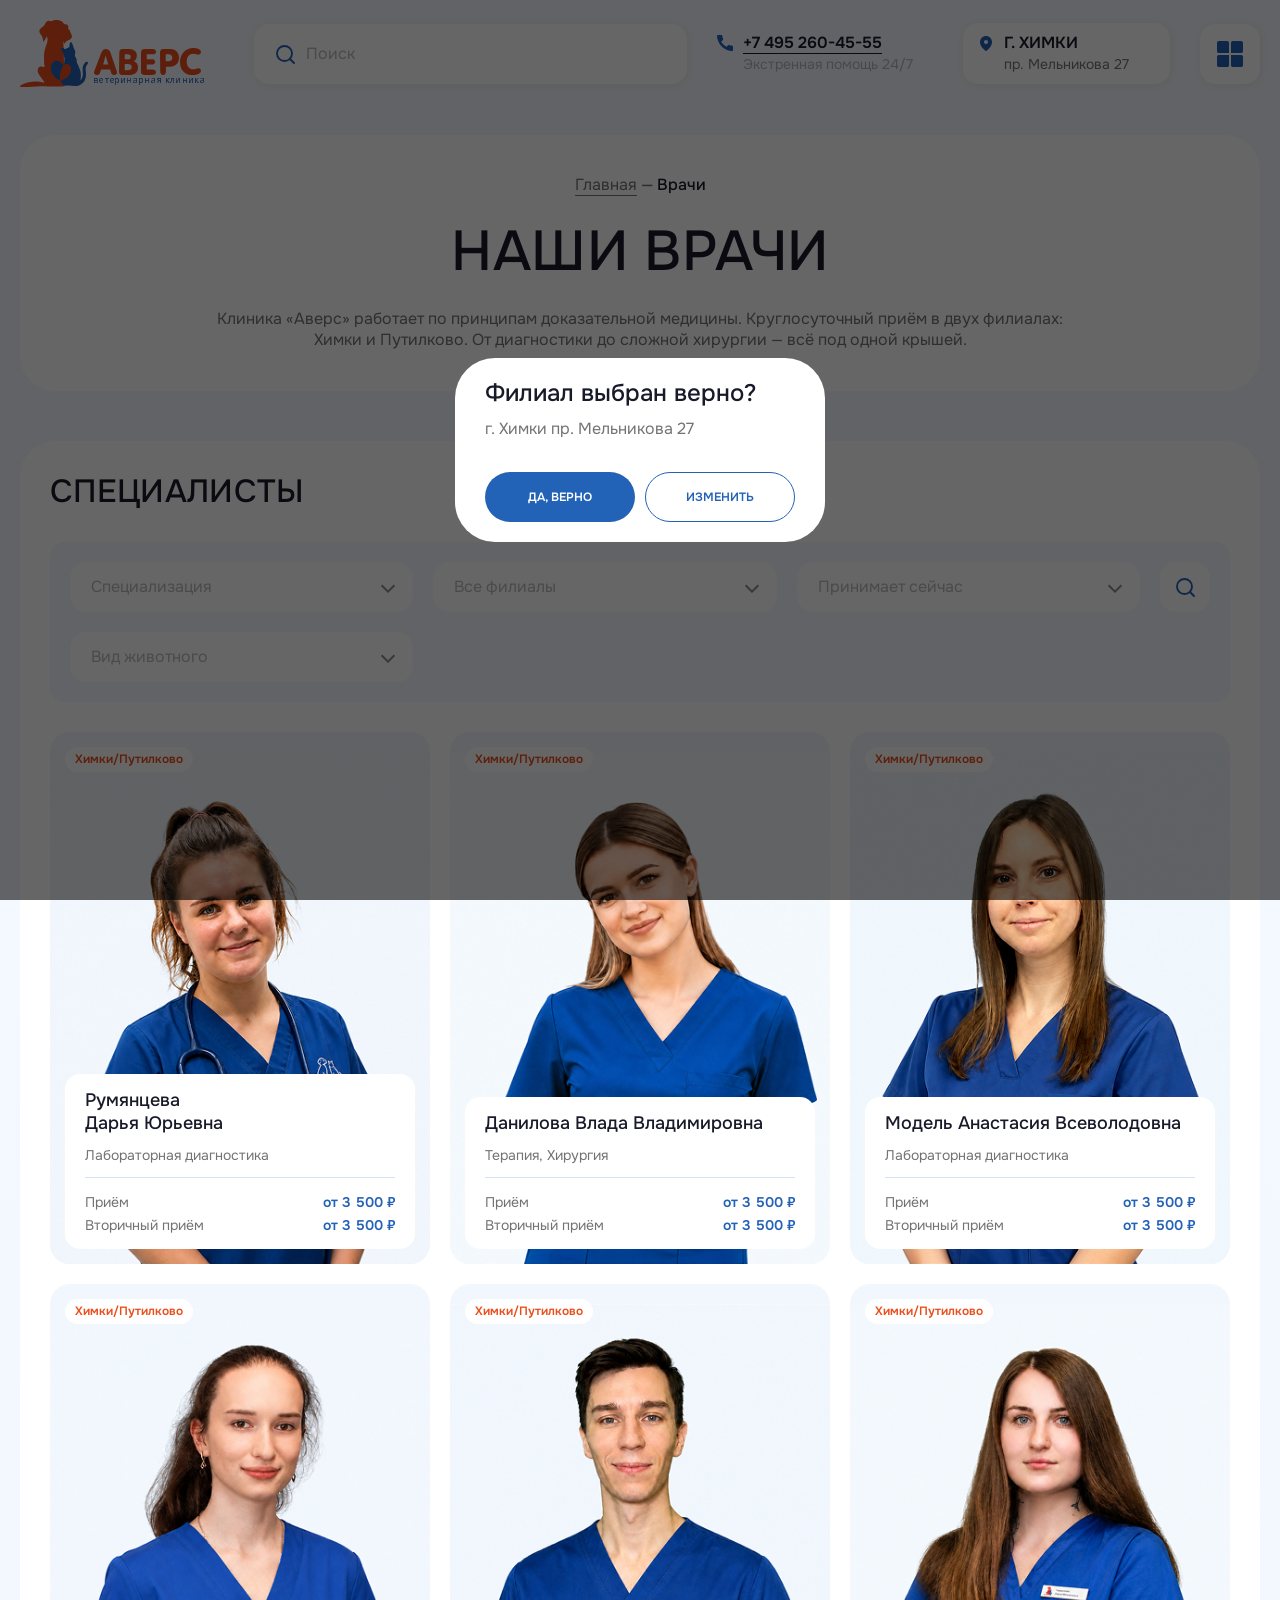
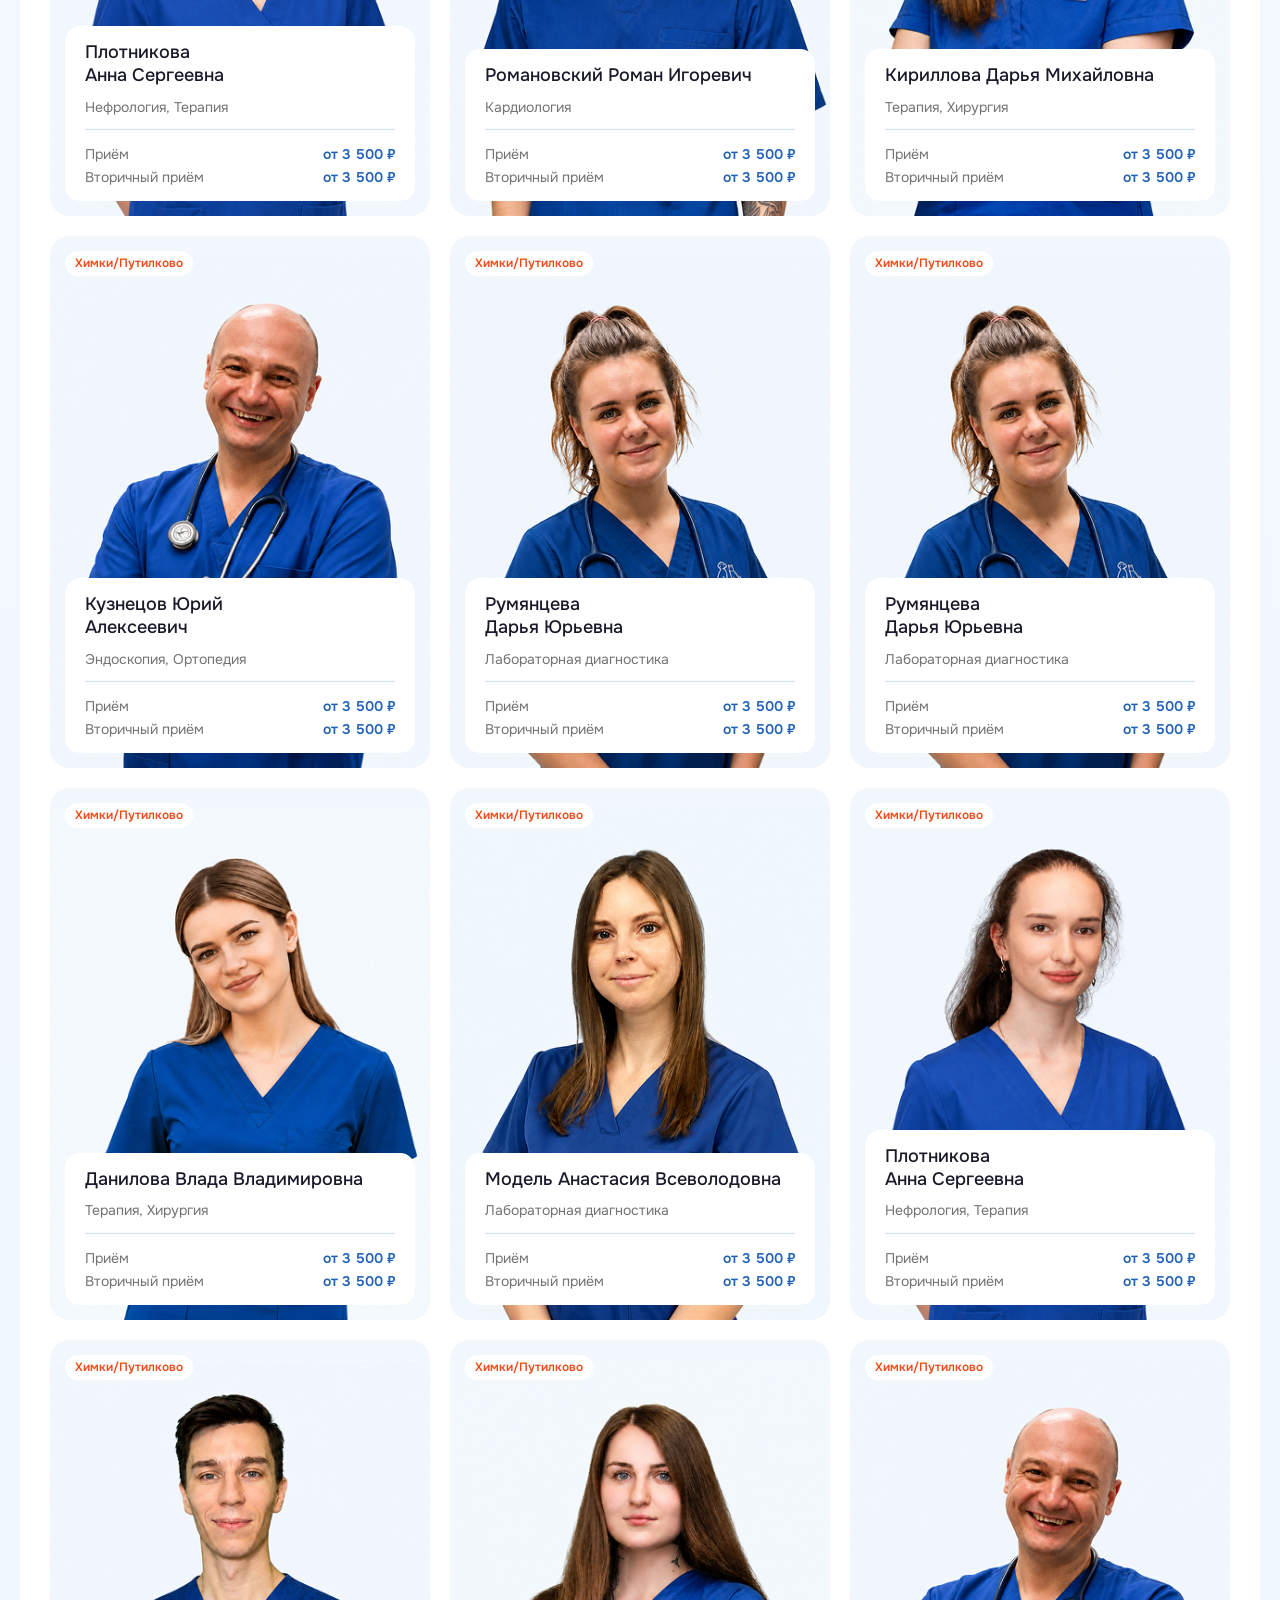
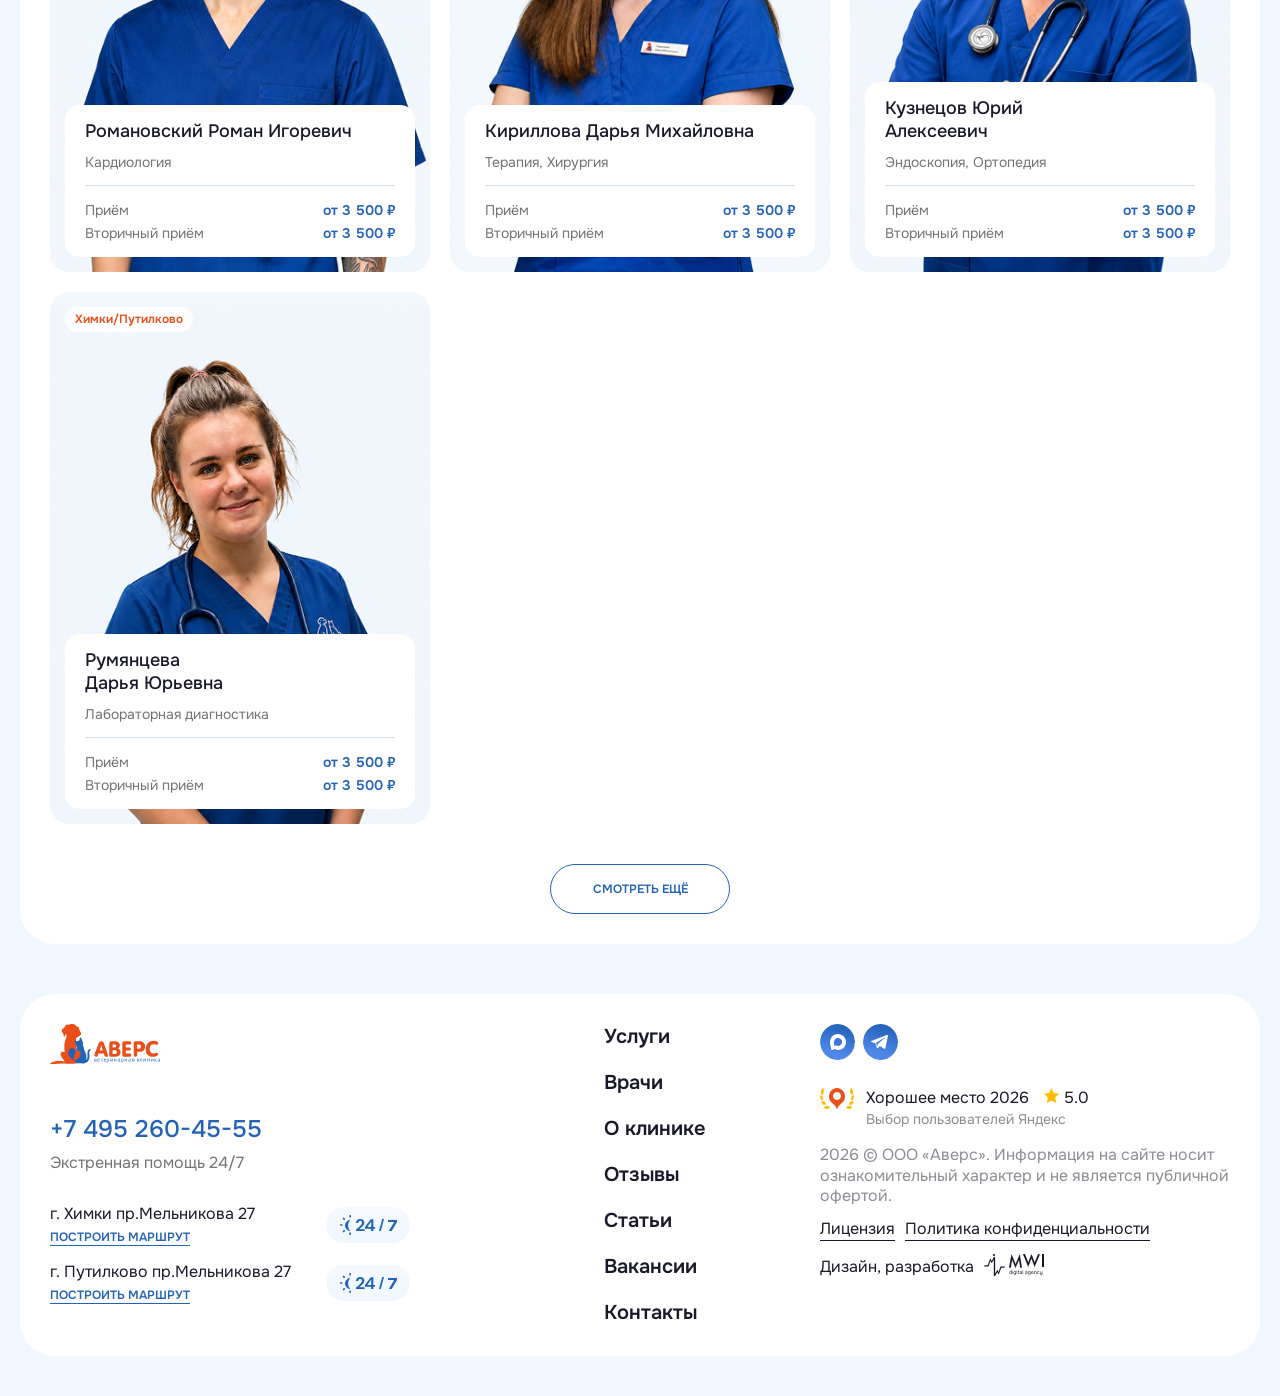
<file: doctors.html>
<!DOCTYPE html>
<html lang="ru">
	<head>
		<meta http-equiv="Content-Type" content="text/html; charset=utf-8">
		<!-- Переключение IE в последнию версию, на случай если в настройках пользователя стоит меньшая -->
		<meta http-equiv="X-UA-Compatible" content="IE=edge">

		<!-- Адаптирование страницы для мобильных устройств -->
		<meta name="viewport" content="width=device-width, initial-scale=1, maximum-scale=1">

		<!-- Запрет распознования номера телефона -->
		<meta name="format-detection" content="telephone=no">
		<meta name="SKYPE_TOOLBAR" content ="SKYPE_TOOLBAR_PARSER_COMPATIBLE">

		<!-- Заголовок страницы -->
		<title>АВЕРС</title>

		<!-- Данное значение часто используют(использовали) поисковые системы -->
		<meta name="description" content="">
		<meta name="keywords" content="">

		<!-- Традиционная иконка сайта, размер 16x16, прозрачность поддерживается. Рекомендуемый формат: .ico или .png -->
		<link rel="shortcut icon" href="favicon.ico">

		<meta name="theme-color" content="#ffffff">

		<link rel="preconnect" href="https://fonts.googleapis.com">
		<link rel="preconnect" href="https://fonts.gstatic.com" crossorigin>
		<link href="https://fonts.googleapis.com/css2?family=Onest:wght@100..900&display=swap" rel="stylesheet">

		<!-- Подключение файлов стилей -->
		<link rel="stylesheet" href="css/swiper-bundle.min.css">
		<link rel="stylesheet" href="css/fancybox.css">
		<link rel="stylesheet" href="css/styles.css">

		<link rel="stylesheet" href="css/response_1699.css" media="(max-width: 1699px)">
		<link rel="stylesheet" href="css/response_1499.css" media="(max-width: 1499px)">
		<link rel="stylesheet" href="css/response_1319.css" media="(max-width: 1319px)">
		<link rel="stylesheet" href="css/response_1199.css" media="(max-width: 1199px)">
		<link rel="stylesheet" href="css/response_1023.css" media="(max-width: 1023px)">
		<link rel="stylesheet" href="css/response_767.css" media="(max-width: 767px)">
		<link rel="stylesheet" href="css/response_479.css" media="(max-width: 479px)">
	</head>
	<body>
		<div class="wrap">
			<div class="main">
				<!-- Шапка -->
				<header class="header">
					<div class="cont">
						<div class="header__flex _flex">
							<div class="header__logo">
								<a href="/">
									<img src="images/logo.svg" alt="">
								</a>
							</div>
							<div class="header-search">
								<form action="" class="header-search__form">
									<div class="header-search__form-flex _flex">
										<input type="text" value="" placeholder="Поиск" id="search-input" autocomplete="off" class="header-search__form-input">
										<button type="reset" class="header-search__form-clear">
											<svg>
												<use xlink:href="images/sprite.svg#close"></use>
											</svg>
										</button>
									</div>

									<div class="header-search__box">
										<div class="header-search__list">
											<div class="header-search__list-item">
												<a href="/" class="header-search__list-link"><b>Вс</b>крытие абсцесса, гематомы, дренирование</a>
											</div>
											<div class="header-search__list-item">
												<a href="/" class="header-search__list-link"><b>Вс</b>крытие абсцесса, гематомы, дренирование</a>
											</div>
											<div class="header-search__list-item">
												<a href="/" class="header-search__list-link"><b>Вс</b>крытие абсцесса, гематомы, дренирование</a>
											</div>
											<div class="header-search__list-item">
												<a href="/" class="header-search__list-link"><b>Вс</b>крытие абсцесса, гематомы, дренирование</a>
											</div>
											<div class="header-search__list-item">
												<a href="/" class="header-search__list-link"><b>Вс</b>крытие абсцесса, гематомы, дренирование</a>
											</div>
											<div class="header-search__list-item">
												<a href="/" class="header-search__list-link"><b>Вс</b>крытие абсцесса, гематомы, дренирование</a>
											</div>
										</div>

										<a href="/" class="header-search__all">Все результаты</a>
									</div>
								</form>
							</div>
							<div class="header__contacts _flex">
								<div class="header__tel">
									<a href="tel:+74952604555"><span>+7 495 260-45-55</span></a>
									<div class="header__tel-desc">Экстренная помощь 24/7</div>
								</div>

								<button type="button" data-content="#choose-filial" class="header__adres modal-btn">
									<div class="header__adres-city">г. Химки</div>
									<div class="header__adres-desc">пр. Мельникова 27</div>
								</button>
							</div>
							
							<button type="button" class="header__burger"></button>
						</div>
					</div>

					<div class="header__block">
						<div class="cont">
							<div class="header__block-bg">
								<div class="header__block-flex _flex">
									<div class="header-search">
										<form action="" class="header-search__form">
											<div class="header-search__form-flex _flex">
												<input type="text" value="" placeholder="Поиск" class="header-search__form-input">
											</div>
										</form>
									</div>
									<nav class="header__menu">
										<div class="header__menu-item">
											<a href="/" class="header__menu-link">Услуги</a>
										</div>
										<div class="header__menu-item">
											<a href="/" class="header__menu-link">Врачи</a>
										</div>
										<div class="header__menu-item">
											<a href="/" class="header__menu-link">О клинике</a>
										</div>
										<div class="header__menu-item">
											<a href="/" class="header__menu-link">Отзывы</a>
										</div>
										<div class="header__menu-item">
											<a href="/" class="header__menu-link">Статьи</a>
										</div>
										<div class="header__menu-item">
											<a href="/" class="header__menu-link">Вакансии</a>
										</div>
										<div class="header__menu-item">
											<a href="/" class="header__menu-link">Контакты</a>
										</div>
									</nav>
									<div class="header__block-coll _flex">
										<div class="header__adreses">
											<div class="header__adreses-item">
												<div class="header__adreses-city">Химки</div>
												<div class="header__adreses-adres">пр. Мельникова 27</div>
												<div class="header__adreses-time">24/7, бесплатная парковка</div>
											</div>
											<div class="header__adreses-item">
												<div class="header__adreses-city">Путилково</div>
												<div class="header__adreses-adres">пр. Мельникова 27</div>
												<div class="header__adreses-time">24/7, бесплатная парковка</div>
											</div>
										</div>
										<div class="header__info">
											<div class="header__info-title">Если питомцу <br>плохо — не ждите</div>
											<div class="header__info-tel">
												<a href="tel:+ 74952604555">
													<span>+ 7 (495) 260-45-55</span>
												</a>
											</div>
											<div class="header__info-time">Экстренная помощь 24/7</div>
											<div class="header__info-btns _flex">
												<a href="/" class="btn-red header__info-btn">
													<span class="btn-red__wrap">
														<span class="btn-red__icon">
															<img data-src="images/ic_zap.svg" src="images/img_plug.png" alt="" class="lazyload">
														</span>
														Срочная помощь
													</span>
												</a>
												<button type="button" data-content="#modal-callback" class="btn-blue header__info-btn modal-btn">
													<span class="btn-blue__wrap">
														<span class="btn-blue__icon">
															<img data-src="images/ic_zap.svg" src="images/img_plug.png" alt="" class="lazyload">
														</span>
														Перезвонить мне
													</span>
												</button>
											</div>
										</div>
									</div>
								</div>
							</div>
						</div>
					</div>
				</header>
				<!-- End Шапка -->

				<section class="page-head">
					<div class="cont _nopad">
						<div class="page-head__bg">
							<div class="breadcrumbs">
								<div class="breadcrumbs__scroll">
									<a href="/">Главная</a> <span class="breadcrumbs_sep">—</span> Врачи
								</div>
							</div>

							<h1 class="page-title">Наши врачи</h1>

							<div class="page-head__desc page-head__desc_maxwidth">Клиника «Аверс» работает по принципам доказательной медицины. Круглосуточный приём в двух филиалах: Химки и Путилково. От диагностики до сложной хирургии — всё под одной крышей.</div>
						</div>
					</div>
				</section>

				<section class="specialists _marg">
					<div class="cont _nopad">
						<div class="section-bg">
							<div class="main-title">специалисты</div>

							<div class="specialists__top">
								<div class="specialists__top-wrap _flex">
									<div class="sorting">
										<form accept="" class="form sorting__form _flex">
											<div class="sorting__item">
												<div class="select-wrap">
													<select>
														<option value="0" data-display="Специализация"></option>
														<option value="1">Терапия</option>
														<option value="2">Хирургия</option>
														<option value="3">Кардиология</option>
														<option value="4">Дерматология</option>
														<option value="5">Офтальмология</option>
														<option value="6">Стоматология</option>
														<option value="7">Неврология</option>
														<option value="8">Лаборатория</option>
														<option value="9">УЗИ-диагностика</option>
														<option value="10">Вакцинация</option>
														<option value="11">Экстренная помощь</option>
													</select>
												</div>
											</div>
											<div class="sorting__item">
												<div class="select-wrap">
													<select>
														<option value="0" data-display="Все филиалы"></option>
														<option value="1">Терапия</option>
														<option value="2">Хирургия</option>
														<option value="3">Кардиология</option>
														<option value="4">Дерматология</option>
														<option value="5">Офтальмология</option>
														<option value="6">Стоматология</option>
														<option value="7">Неврология</option>
														<option value="8">Лаборатория</option>
														<option value="9">УЗИ-диагностика</option>
														<option value="10">Вакцинация</option>
														<option value="11">Экстренная помощь</option>
													</select>
												</div>
											</div>
											<div class="sorting__item sorting__item_small">
												<div class="select-wrap">
													<select>
														<option value="0" data-display="Принимает сейчас"></option>
														<option value="1">Терапия</option>
														<option value="2">Хирургия</option>
														<option value="3">Кардиология</option>
														<option value="4">Дерматология</option>
														<option value="5">Офтальмология</option>
														<option value="6">Стоматология</option>
														<option value="7">Неврология</option>
														<option value="8">Лаборатория</option>
														<option value="9">УЗИ-диагностика</option>
														<option value="10">Вакцинация</option>
														<option value="11">Экстренная помощь</option>
													</select>
												</div>
											</div>
											<div class="sorting__item sorting__item_small">
												<div class="select-wrap">
													<select>
														<option value="0" data-display="Вид животного"></option>
														<option value="1">Терапия</option>
														<option value="2">Хирургия</option>
														<option value="3">Кардиология</option>
														<option value="4">Дерматология</option>
														<option value="5">Офтальмология</option>
														<option value="6">Стоматология</option>
														<option value="7">Неврология</option>
														<option value="8">Лаборатория</option>
														<option value="9">УЗИ-диагностика</option>
														<option value="10">Вакцинация</option>
														<option value="11">Экстренная помощь</option>
													</select>
												</div>
											</div>
										</form>
									</div>
									<div class="mini-modal specialists__search">
										<button type="button" class="mini-modal__btn specialists__search-open"></button>
	
										<div class="mini-modal__modal specialists__search-modal">
											<form accept="" class="form-search _flex">
												<input type="text" value="" placeholder="Поиск" class="form-search__input search-input">

												<button type="reset" class="form-search__clear search-clear">
													<svg>
														<use xlink:href="images/sprite.svg#close"></use>
													</svg>
												</button>
											</form>
										</div>
									</div>
								</div>
							</div>

							<div class="specialists__grid _flex">
								<div class="specialist">
									<div class="specialist__img">
										<img data-src="images/tmp/specialist1.jpg" src="images/img_plug.png" alt="" class="lazyload">
									</div>

									<div class="specialist__location">Химки/Путилково</div>

									<div class="specialist__info">
										<div class="specialist__name">
											<a href="/">Румянцева <br>Дарья Юрьевна</a>
										</div>

										<div class="specialist__speciality">Лабораторная диагностика</div>

										<div class="specialist__bot">
											<div class="specialist__box _flex">
												<div class="specialist__reception">Приём</div>

												<div class="specialist__price">от 3 500 <i class="rub">;</i></div>
											</div>
											<div class="specialist__box _flex">
												<div class="specialist__reception">Вторичный приём</div>

												<div class="specialist__price">от 3 500 <i class="rub">;</i></div>
											</div>
										</div>
									</div>
								</div>
								<div class="specialist">
									<div class="specialist__img">
										<img data-src="images/tmp/specialist2.jpg" src="images/img_plug.png" alt="" class="lazyload">
									</div>

									<div class="specialist__location">Химки/Путилково</div>

									<div class="specialist__info">
										<div class="specialist__name">
											<a href="/">Данилова Влада Владимировна</a>
										</div>

										<div class="specialist__speciality">Терапия, Хирургия</div>

										<div class="specialist__bot">
											<div class="specialist__box _flex">
												<div class="specialist__reception">Приём</div>

												<div class="specialist__price">от 3 500 <i class="rub">;</i></div>
											</div>
											<div class="specialist__box _flex">
												<div class="specialist__reception">Вторичный приём</div>

												<div class="specialist__price">от 3 500 <i class="rub">;</i></div>
											</div>
										</div>
									</div>
								</div>
								<div class="specialist">
									<div class="specialist__img">
										<img data-src="images/tmp/specialist3.jpg" src="images/img_plug.png" alt="" class="lazyload">
									</div>

									<div class="specialist__location">Химки/Путилково</div>

									<div class="specialist__info">
										<div class="specialist__name">
											<a href="/">Модель Анастасия Всеволодовна</a>
										</div>

										<div class="specialist__speciality">Лабораторная диагностика</div>

										<div class="specialist__bot">
											<div class="specialist__box _flex">
												<div class="specialist__reception">Приём</div>

												<div class="specialist__price">от 3 500 <i class="rub">;</i></div>
											</div>
											<div class="specialist__box _flex">
												<div class="specialist__reception">Вторичный приём</div>

												<div class="specialist__price">от 3 500 <i class="rub">;</i></div>
											</div>
										</div>
									</div>
								</div>
								<div class="specialist">
									<div class="specialist__img">
										<img data-src="images/tmp/specialist4.jpg" src="images/img_plug.png" alt="" class="lazyload">
									</div>

									<div class="specialist__location">Химки/Путилково</div>

									<div class="specialist__info">
										<div class="specialist__name">
											<a href="/">Плотникова <br>Анна Сергеевна</a>
										</div>

										<div class="specialist__speciality">Нефрология, Терапия</div>

										<div class="specialist__bot">
											<div class="specialist__box _flex">
												<div class="specialist__reception">Приём</div>

												<div class="specialist__price">от 3 500 <i class="rub">;</i></div>
											</div>
											<div class="specialist__box _flex">
												<div class="specialist__reception">Вторичный приём</div>

												<div class="specialist__price">от 3 500 <i class="rub">;</i></div>
											</div>
										</div>
									</div>
								</div>
								<div class="specialist">
									<div class="specialist__img">
										<img data-src="images/tmp/specialist5.jpg" src="images/img_plug.png" alt="" class="lazyload">
									</div>

									<div class="specialist__location">Химки/Путилково</div>

									<div class="specialist__info">
										<div class="specialist__name">
											<a href="/">Романовский Роман Игоревич</a>
										</div>

										<div class="specialist__speciality">Кардиология</div>

										<div class="specialist__bot">
											<div class="specialist__box _flex">
												<div class="specialist__reception">Приём</div>

												<div class="specialist__price">от 3 500 <i class="rub">;</i></div>
											</div>
											<div class="specialist__box _flex">
												<div class="specialist__reception">Вторичный приём</div>

												<div class="specialist__price">от 3 500 <i class="rub">;</i></div>
											</div>
										</div>
									</div>
								</div>
								<div class="specialist">
									<div class="specialist__img">
										<img data-src="images/tmp/specialist6.jpg" src="images/img_plug.png" alt="" class="lazyload">
									</div>

									<div class="specialist__location">Химки/Путилково</div>

									<div class="specialist__info">
										<div class="specialist__name">
											<a href="/">Кириллова Дарья Михайловна</a>
										</div>

										<div class="specialist__speciality">Терапия, Хирургия</div>

										<div class="specialist__bot">
											<div class="specialist__box _flex">
												<div class="specialist__reception">Приём</div>

												<div class="specialist__price">от 3 500 <i class="rub">;</i></div>
											</div>
											<div class="specialist__box _flex">
												<div class="specialist__reception">Вторичный приём</div>

												<div class="specialist__price">от 3 500 <i class="rub">;</i></div>
											</div>
										</div>
									</div>
								</div>
								<div class="specialist">
									<div class="specialist__img">
										<img data-src="images/tmp/specialist7.jpg" src="images/img_plug.png" alt="" class="lazyload">
									</div>

									<div class="specialist__location">Химки/Путилково</div>

									<div class="specialist__info">
										<div class="specialist__name">
											<a href="/">Кузнецов Юрий <br>Алексеевич</a>
										</div>

										<div class="specialist__speciality">Эндоскопия, Ортопедия</div>

										<div class="specialist__bot">
											<div class="specialist__box _flex">
												<div class="specialist__reception">Приём</div>

												<div class="specialist__price">от 3 500 <i class="rub">;</i></div>
											</div>
											<div class="specialist__box _flex">
												<div class="specialist__reception">Вторичный приём</div>

												<div class="specialist__price">от 3 500 <i class="rub">;</i></div>
											</div>
										</div>
									</div>
								</div>
								<div class="specialist">
									<div class="specialist__img">
										<img data-src="images/tmp/specialist1.jpg" src="images/img_plug.png" alt="" class="lazyload">
									</div>

									<div class="specialist__location">Химки/Путилково</div>

									<div class="specialist__info">
										<div class="specialist__name">
											<a href="/">Румянцева <br>Дарья Юрьевна</a>
										</div>

										<div class="specialist__speciality">Лабораторная диагностика</div>

										<div class="specialist__bot">
											<div class="specialist__box _flex">
												<div class="specialist__reception">Приём</div>

												<div class="specialist__price">от 3 500 <i class="rub">;</i></div>
											</div>
											<div class="specialist__box _flex">
												<div class="specialist__reception">Вторичный приём</div>

												<div class="specialist__price">от 3 500 <i class="rub">;</i></div>
											</div>
										</div>
									</div>
								</div>
								<div class="specialist">
									<div class="specialist__img">
										<img data-src="images/tmp/specialist1.jpg" src="images/img_plug.png" alt="" class="lazyload">
									</div>

									<div class="specialist__location">Химки/Путилково</div>

									<div class="specialist__info">
										<div class="specialist__name">
											<a href="/">Румянцева <br>Дарья Юрьевна</a>
										</div>

										<div class="specialist__speciality">Лабораторная диагностика</div>

										<div class="specialist__bot">
											<div class="specialist__box _flex">
												<div class="specialist__reception">Приём</div>

												<div class="specialist__price">от 3 500 <i class="rub">;</i></div>
											</div>
											<div class="specialist__box _flex">
												<div class="specialist__reception">Вторичный приём</div>

												<div class="specialist__price">от 3 500 <i class="rub">;</i></div>
											</div>
										</div>
									</div>
								</div>
								<div class="specialist">
									<div class="specialist__img">
										<img data-src="images/tmp/specialist2.jpg" src="images/img_plug.png" alt="" class="lazyload">
									</div>

									<div class="specialist__location">Химки/Путилково</div>

									<div class="specialist__info">
										<div class="specialist__name">
											<a href="/">Данилова Влада Владимировна</a>
										</div>

										<div class="specialist__speciality">Терапия, Хирургия</div>

										<div class="specialist__bot">
											<div class="specialist__box _flex">
												<div class="specialist__reception">Приём</div>

												<div class="specialist__price">от 3 500 <i class="rub">;</i></div>
											</div>
											<div class="specialist__box _flex">
												<div class="specialist__reception">Вторичный приём</div>

												<div class="specialist__price">от 3 500 <i class="rub">;</i></div>
											</div>
										</div>
									</div>
								</div>
								<div class="specialist">
									<div class="specialist__img">
										<img data-src="images/tmp/specialist3.jpg" src="images/img_plug.png" alt="" class="lazyload">
									</div>

									<div class="specialist__location">Химки/Путилково</div>

									<div class="specialist__info">
										<div class="specialist__name">
											<a href="/">Модель Анастасия Всеволодовна</a>
										</div>

										<div class="specialist__speciality">Лабораторная диагностика</div>

										<div class="specialist__bot">
											<div class="specialist__box _flex">
												<div class="specialist__reception">Приём</div>

												<div class="specialist__price">от 3 500 <i class="rub">;</i></div>
											</div>
											<div class="specialist__box _flex">
												<div class="specialist__reception">Вторичный приём</div>

												<div class="specialist__price">от 3 500 <i class="rub">;</i></div>
											</div>
										</div>
									</div>
								</div>
								<div class="specialist">
									<div class="specialist__img">
										<img data-src="images/tmp/specialist4.jpg" src="images/img_plug.png" alt="" class="lazyload">
									</div>

									<div class="specialist__location">Химки/Путилково</div>

									<div class="specialist__info">
										<div class="specialist__name">
											<a href="/">Плотникова <br>Анна Сергеевна</a>
										</div>

										<div class="specialist__speciality">Нефрология, Терапия</div>

										<div class="specialist__bot">
											<div class="specialist__box _flex">
												<div class="specialist__reception">Приём</div>

												<div class="specialist__price">от 3 500 <i class="rub">;</i></div>
											</div>
											<div class="specialist__box _flex">
												<div class="specialist__reception">Вторичный приём</div>

												<div class="specialist__price">от 3 500 <i class="rub">;</i></div>
											</div>
										</div>
									</div>
								</div>
								<div class="specialist">
									<div class="specialist__img">
										<img data-src="images/tmp/specialist5.jpg" src="images/img_plug.png" alt="" class="lazyload">
									</div>

									<div class="specialist__location">Химки/Путилково</div>

									<div class="specialist__info">
										<div class="specialist__name">
											<a href="/">Романовский Роман Игоревич</a>
										</div>

										<div class="specialist__speciality">Кардиология</div>

										<div class="specialist__bot">
											<div class="specialist__box _flex">
												<div class="specialist__reception">Приём</div>

												<div class="specialist__price">от 3 500 <i class="rub">;</i></div>
											</div>
											<div class="specialist__box _flex">
												<div class="specialist__reception">Вторичный приём</div>

												<div class="specialist__price">от 3 500 <i class="rub">;</i></div>
											</div>
										</div>
									</div>
								</div>
								<div class="specialist">
									<div class="specialist__img">
										<img data-src="images/tmp/specialist6.jpg" src="images/img_plug.png" alt="" class="lazyload">
									</div>

									<div class="specialist__location">Химки/Путилково</div>

									<div class="specialist__info">
										<div class="specialist__name">
											<a href="/">Кириллова Дарья Михайловна</a>
										</div>

										<div class="specialist__speciality">Терапия, Хирургия</div>

										<div class="specialist__bot">
											<div class="specialist__box _flex">
												<div class="specialist__reception">Приём</div>

												<div class="specialist__price">от 3 500 <i class="rub">;</i></div>
											</div>
											<div class="specialist__box _flex">
												<div class="specialist__reception">Вторичный приём</div>

												<div class="specialist__price">от 3 500 <i class="rub">;</i></div>
											</div>
										</div>
									</div>
								</div>
								<div class="specialist">
									<div class="specialist__img">
										<img data-src="images/tmp/specialist7.jpg" src="images/img_plug.png" alt="" class="lazyload">
									</div>

									<div class="specialist__location">Химки/Путилково</div>

									<div class="specialist__info">
										<div class="specialist__name">
											<a href="/">Кузнецов Юрий <br>Алексеевич</a>
										</div>

										<div class="specialist__speciality">Эндоскопия, Ортопедия</div>

										<div class="specialist__bot">
											<div class="specialist__box _flex">
												<div class="specialist__reception">Приём</div>

												<div class="specialist__price">от 3 500 <i class="rub">;</i></div>
											</div>
											<div class="specialist__box _flex">
												<div class="specialist__reception">Вторичный приём</div>

												<div class="specialist__price">от 3 500 <i class="rub">;</i></div>
											</div>
										</div>
									</div>
								</div>
								<div class="specialist">
									<div class="specialist__img">
										<img data-src="images/tmp/specialist1.jpg" src="images/img_plug.png" alt="" class="lazyload">
									</div>

									<div class="specialist__location">Химки/Путилково</div>

									<div class="specialist__info">
										<div class="specialist__name">
											<a href="/">Румянцева <br>Дарья Юрьевна</a>
										</div>

										<div class="specialist__speciality">Лабораторная диагностика</div>

										<div class="specialist__bot">
											<div class="specialist__box _flex">
												<div class="specialist__reception">Приём</div>

												<div class="specialist__price">от 3 500 <i class="rub">;</i></div>
											</div>
											<div class="specialist__box _flex">
												<div class="specialist__reception">Вторичный приём</div>

												<div class="specialist__price">от 3 500 <i class="rub">;</i></div>
											</div>
										</div>
									</div>
								</div>
							</div>

							<div class="wrap-btn">
								<a href="/" class="btn-border btn-border_width">Смотреть ещё</a>
							</div>
						</div>
					</div>
				</section>
			</div>


			<footer class="footer _marg">
				<div class="cont _nopad">
					<div class="section-bg">
						<div class="footer__flex _flex">
							<div class="footer__coll">
								<div class="footer__logo">
									<a href="/">
										<img src="images/logo.svg" alt="">
									</a>
								</div>

								<div class="footer__tel">
									<a href="tel:+74952604555">+7 495 260-45-55</a>
								</div>
								<div class="footer__time">Экстренная помощь 24/7</div>

								<div class="footer__adreses">
									<div class="footer__adres _flex">
										<div class="footer__adres-box">
											<div class="footer__adres-name">г. Химки пр.Мельникова 27</div>
											<div class="footer__adres-link">
												<a href="/">Построить маршрут</a>
											</div>
										</div>
										<div class="footer__adres-time">
											<img data-src="images/time_work.svg" src="images/img_plug.png" alt="" class="lazyload">
										</div>
									</div>
									<div class="footer__adres _flex">
										<div class="footer__adres-box">
											<div class="footer__adres-name">г. Путилково пр.Мельникова 27</div>
											<div class="footer__adres-link">
												<a href="/">Построить маршрут</a>
											</div>
										</div>
										<div class="footer__adres-time">
											<img data-src="images/time_work.svg" src="images/img_plug.png" alt="" class="lazyload">
										</div>
									</div>
								</div>
							</div>

							<div class="footer__menu">
								<div class="footer__menu-item">
									<a href="/" class="footer__menu-link">Услуги</a>
								</div>
								<div class="footer__menu-item">
									<a href="/" class="footer__menu-link">Врачи</a>
								</div>
								<div class="footer__menu-item">
									<a href="/" class="footer__menu-link">О клинике</a>
								</div>
								<div class="footer__menu-item">
									<a href="/" class="footer__menu-link">Отзывы</a>
								</div>
								<div class="footer__menu-item">
									<a href="/" class="footer__menu-link">Статьи</a>
								</div>
								<div class="footer__menu-item">
									<a href="/" class="footer__menu-link">Вакансии</a>
								</div>
								<div class="footer__menu-item">
									<a href="/" class="footer__menu-link">Контакты</a>
								</div>
							</div>

							<div class="footer__colr">
								<div class="footer__socials _flex">
									<a href="/" class="footer__socials-item">
										<img data-src="images/ic_soc1.svg" src="images/img_plug.png" alt="" class="lazyload">
									</a>
									<a href="/" class="footer__socials-item">
										<img data-src="images/ic_soc2.svg" src="images/img_plug.png" alt="" class="lazyload">
									</a>
								</div>

								<div class="footer__yn _flex">
									<div class="footer__yn-icon">
										<img data-src="images/rev_yn.svg" src="images/img_plug.png" alt="" class="lazyload">
									</div>

									<div class="footer__yn-box">
										<div class="footer__yn-top _flex">
											<div class="footer__yn-info">Хорошее место 2026</div>
											<div class="footer__yn-star">5.0</div>
										</div>

										<div class="footer__yn-desc">Выбор пользователей Яндекс</div>
									</div>
								</div>

								<div class="footer__copy">2026 &copy; ООО «Аверс». Информация на сайте носит <br>ознакомительный характер и не является публичной офертой.</div>

								<div class="footer__links _flex">
									<a href="/">Лицензия</a>
									<a href="/">Политика конфиденциальности</a>
								</div>

								<div class="footer__creator _flex">
									<div class="footer__creator-desc">Дизайн, разработка</div>

									<a href="/" class="footer__creator-img">
										<img src="images/logo_creator.svg" alt="">
									</a>
								</div>
							</div>
						</div>
					</div>
				</div>
			</footer>
		</div>

		<div class="supports-error">
			Ваш браузер устарел рекомендуем обновить его до последней версии<br> или использовать другой более современный.
		</div>

		<div id="modal-filial" class="modal modal-small modal-filial">
			<div class="modal__box filial">
				<div class="filial__title">Филиал выбран верно?</div>
				<div class="filial__adres">г. Химки пр. Мельникова 27</div>

				<div class="filial__btns _flex">
					<button type="button" class="btn-blue filial__btn modal-close">Да, верно</button>
					<button type="button" data-content="#choose-filial" class="btn-border filial__btn modal-btn">Изменить</button>
				</div>
			</div>
		</div>

		<div id="choose-filial" class="modal modal-small">
			<div class="modal__box choose-filial">
				<div class="choose-filial__title">Выберите филиал</div>

				<form action="" class="form">
					<div class="radios">
						<div class="radio">
							<label class="radio__label">
								<input type="radio" name="filial" checked>

								<span class="radio__box">
									<span class="radio__name">Химки</span>
									<span class="radio__adres">пр. Мельникова 27</span>
									<span class="radio__time">24/7, бесплатная парковка</span>
								</span>
							</label>
						</div>
						<div class="radio">
							<label class="radio__label">
								<input type="radio" name="filial" checked>

								<span class="radio__box">
									<span class="radio__name">Путилково</span>
									<span class="radio__adres">г. Путилково пр. Мельникова 27</span>
									<span class="radio__time">24/7, бесплатная парковка</span>
								</span>
							</label>
						</div>
					</div>

					<div class="choose-filial__btn">
						<button type="submit" class="btn-blue">Подтвердить</button>
					</div>
				</form>
			</div>
		</div>

		<div id="modal-stock" class="modal modal-form">
			<form action="" class="modal__box form">
				<div class="modal-form__top-title">АКЦИЯ</div>

				<div class="modal__title">-35% на чекап для собак и кошек</div>

				<div class="modal-form__action">Действует до 31 августа 2025</div>

				<div class="modal-form__desc">Суперскидка на первичный приём хирурга, анализы и саму операцию в обоих филиалах Аверс. В стоимость чекапа входит: осмотр терапевта, клинический анализ крови, биохимический анализ крови, анализ мочи, УЗИ брюшной полости.</div>

				<div class="modal-form__info">
					<div class="modal-form__title">Что входит:</div>

					<ul class="modal-form__list">
						<li>Осмотр терапевта</li>
						<li>Клинический анализ крови</li>
						<li>Биохимический анализ крови</li>
						<li>Анализ мочи</li>
						<li>УЗИ брюшной полости</li>
					</ul>
				</div>

				<div class="modal-form__choice">
					<div class="modal-form__title">Выберите филиал:</div>

					<div class="global-icons _flex">
						<div class="global-icon">
							<label class="global-icon__label" data-del="#city1">
								<input type="radio" name="city" checked>

								<span class="global-icon__box">
									<span class="global-icon__name">г. Химки</span>
									<span class="global-icon__adres">пр. Мельникова 27</span>
								</span>
							</label>
						</div>
						<div class="global-icon">
							<label class="global-icon__label" data-del="#city2">
								<input type="radio" name="city">

								<span class="global-icon__box">
									<span class="global-icon__name">г. Путилково</span>
									<span class="global-icon__adres">пр. Мельникова 27</span>
								</span>
							</label>
						</div>
					</div>
				</div>

				<div class="modal-form__bot">
					<div class="modal-form__bot-flex _flex">
						<div class="modal-form__prices">
							<div class="modal-form__price-old">10 000 <i class="rub">*</i></div>

							<div class="modal-form__price">от 6 500 <i class="rub">*</i></div>
						</div>

						<div class="modal-form__btn">
							<button type="submit" data-content="#modal-signUp" class="btn-blue modal-btn">
								<span class="btn-blue__wrap">
									<span class="btn-blue__icon">
										<img data-src="images/ic_calendar.svg" src="images/img_plug.png" alt="" class="lazyload">
									</span>
									Записать питомца
								</span>
							</button>
						</div>
					</div>
				</div>
			</form>
		</div>

		<div id="modal-callback" class="modal modal-form">
			<form action="" class="modal__box form">
				<div class="modal__title">Перезвоните мне</div>

				<div class="modal-form__desc">Оставьте номер — мы перезвоним в течение 5 минут</div>

				<div class="modal-form__form">
					<div class="form__line">
						<div class="form__field">
							<input type="text" value="" placeholder="Ваше имя" class="form__input">
						</div>
					</div>
					<div class="form__line">
						<div class="form__field">
							<input type="tel" value="" name="" placeholder="+7 (999) 000-00-00" data-mask="+7 (999) 999-99-99" class="form__input">
						</div>
					</div>
					<div class="form__line">
						<div class="select-wrap">
							<select>
								<option value="0" data-display="Удобное время для звонка"></option>
								<option value="1">08:00</option>
								<option value="2">08:30</option>
								<option value="3">09:00</option>
								<option value="4">09:30</option>
								<option value="5">10:00</option>
								<option value="6">10:30</option>
								<option value="7">11:00</option>
								<option value="8">11:30</option>
								<option value="9">14:00</option>
								<option value="10">14:30</option>
								<option value="11">15:00</option>
							</select>
						</div>
					</div>
				</div>

				<div class="checkbox form__agree modal-form__agree">
					<label class="checkbox__label">
						<input type="checkbox" name="">

						<span class="checkbox__text">
							Нажимая на кнопку вы принимаете условия <br><a href="/" target="_blank">политики конфиденциальности</a>.
						</span>
					</label>
				</div>

				<div class="modal-form__submit">
					<button type="submit" class="btn-blue modal-form__submit-btn">Перезвонить мне</button>
				</div>
			</form>
		</div>

		<!-- Подключение javascript файлов -->
		<script src="js/jquery-3.5.0.min.js"></script>

		<script src="js/swiper-bundle.min.js"></script>
		<script src="js/fancybox.js"></script>
		<script src="js/inputmask.min.js"></script>
		<script src="js/nice-select.js"></script>
		<script src="js/jquery.rating.pack.js"></script>

		<script src="js/functions.js"></script>
		<script src="js/scripts.js"></script>
	</body>
</html>
</file>
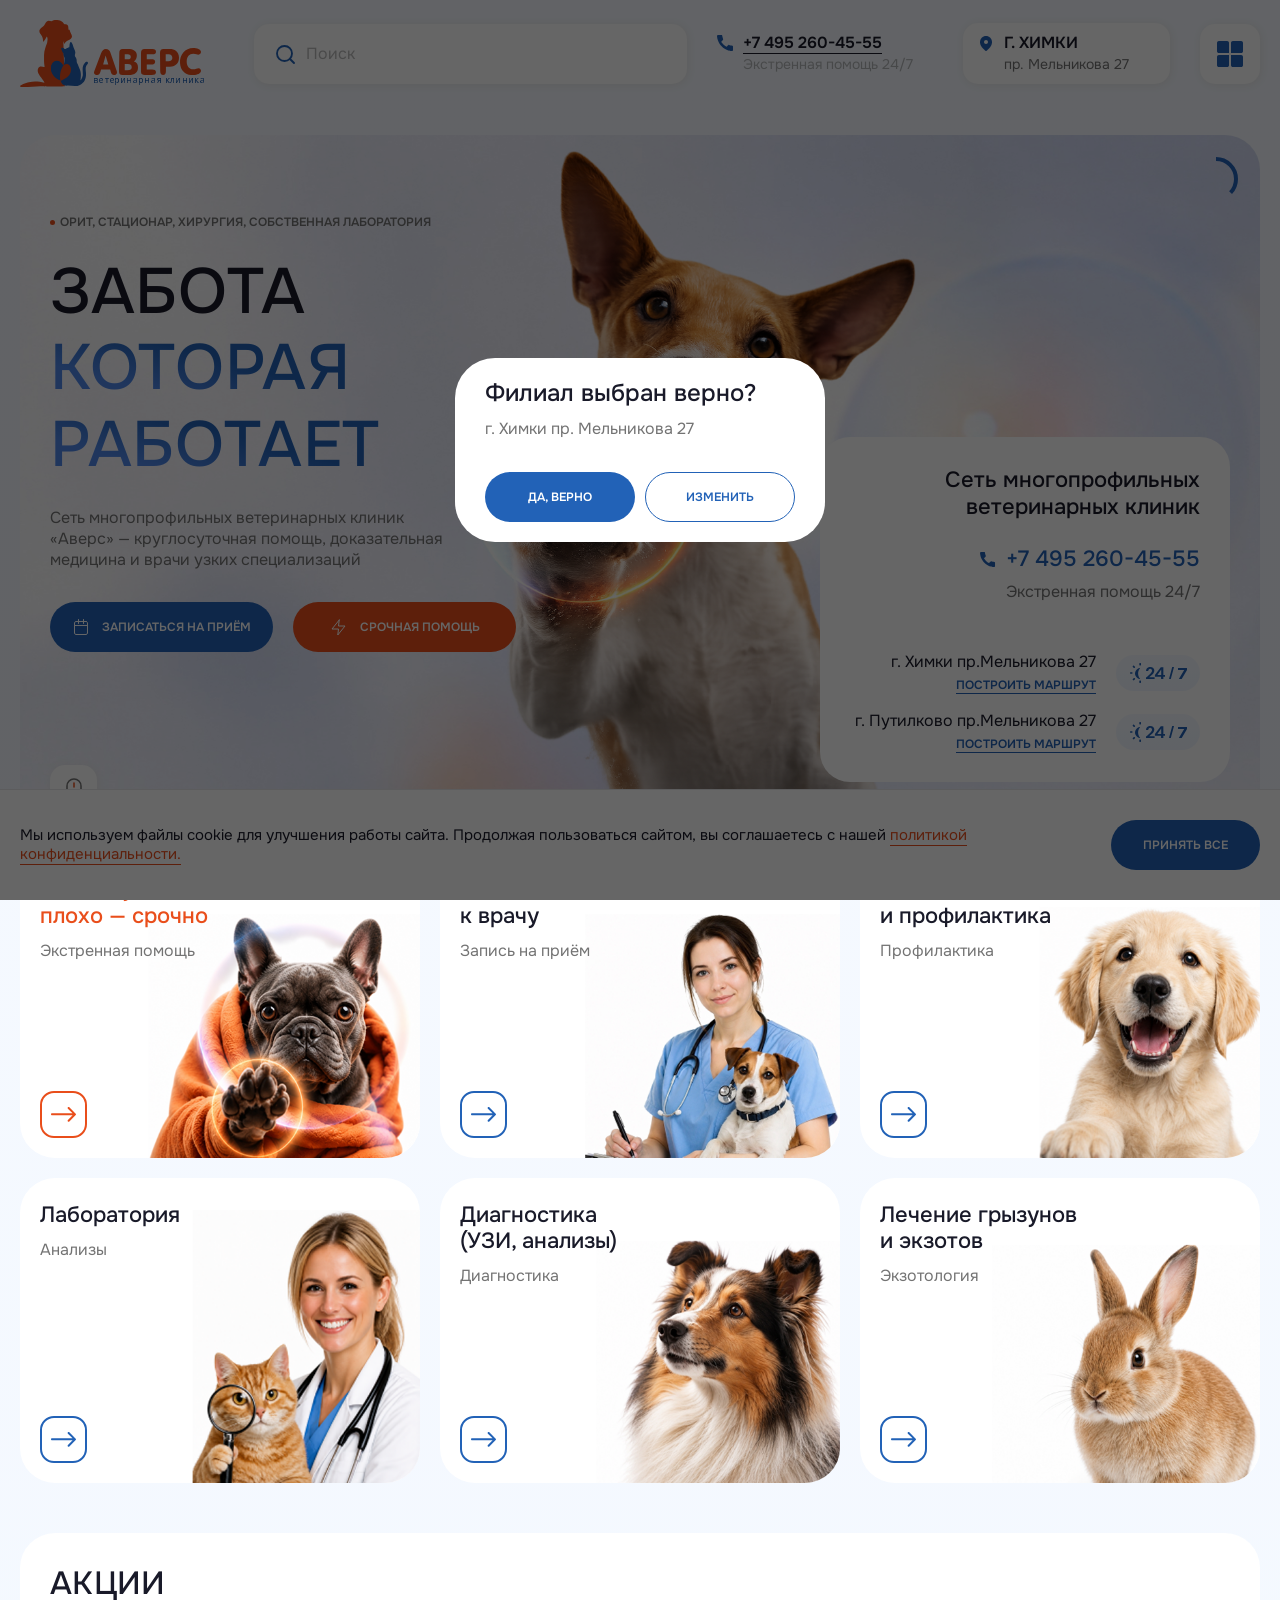
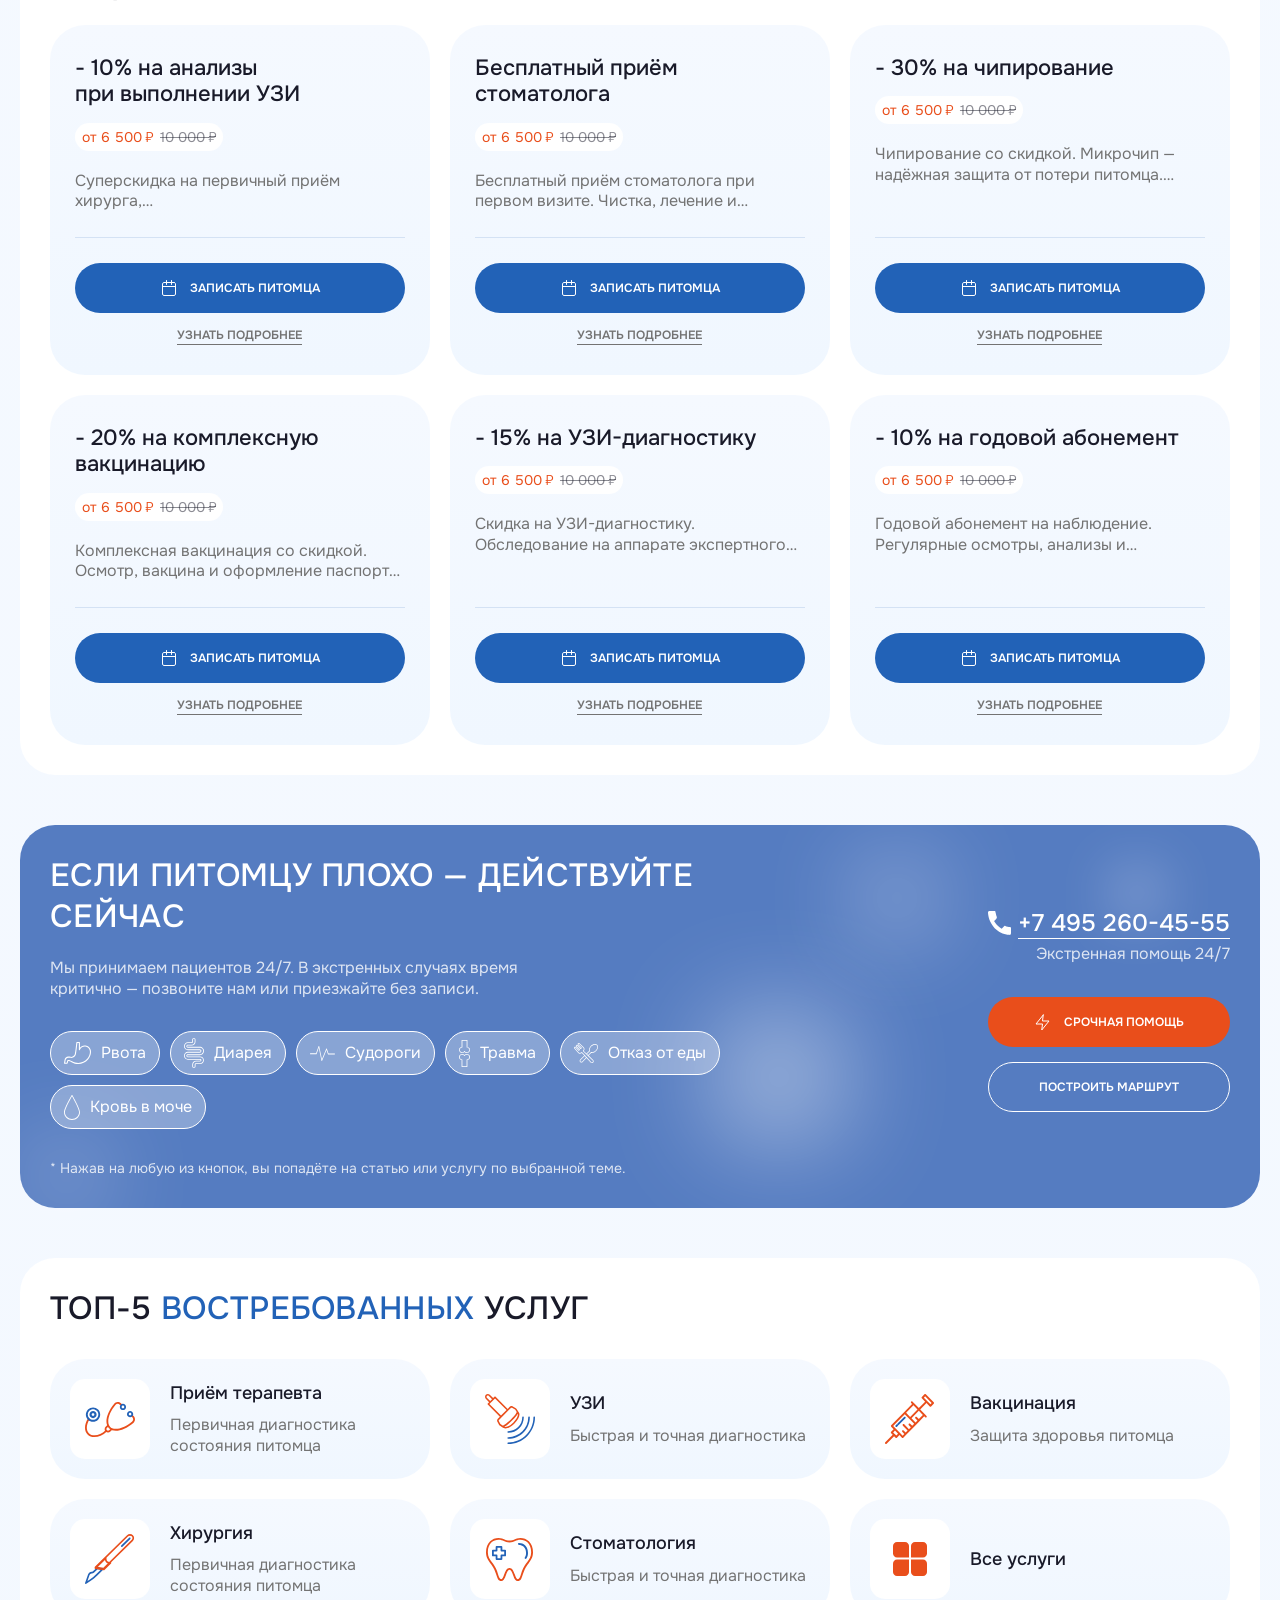
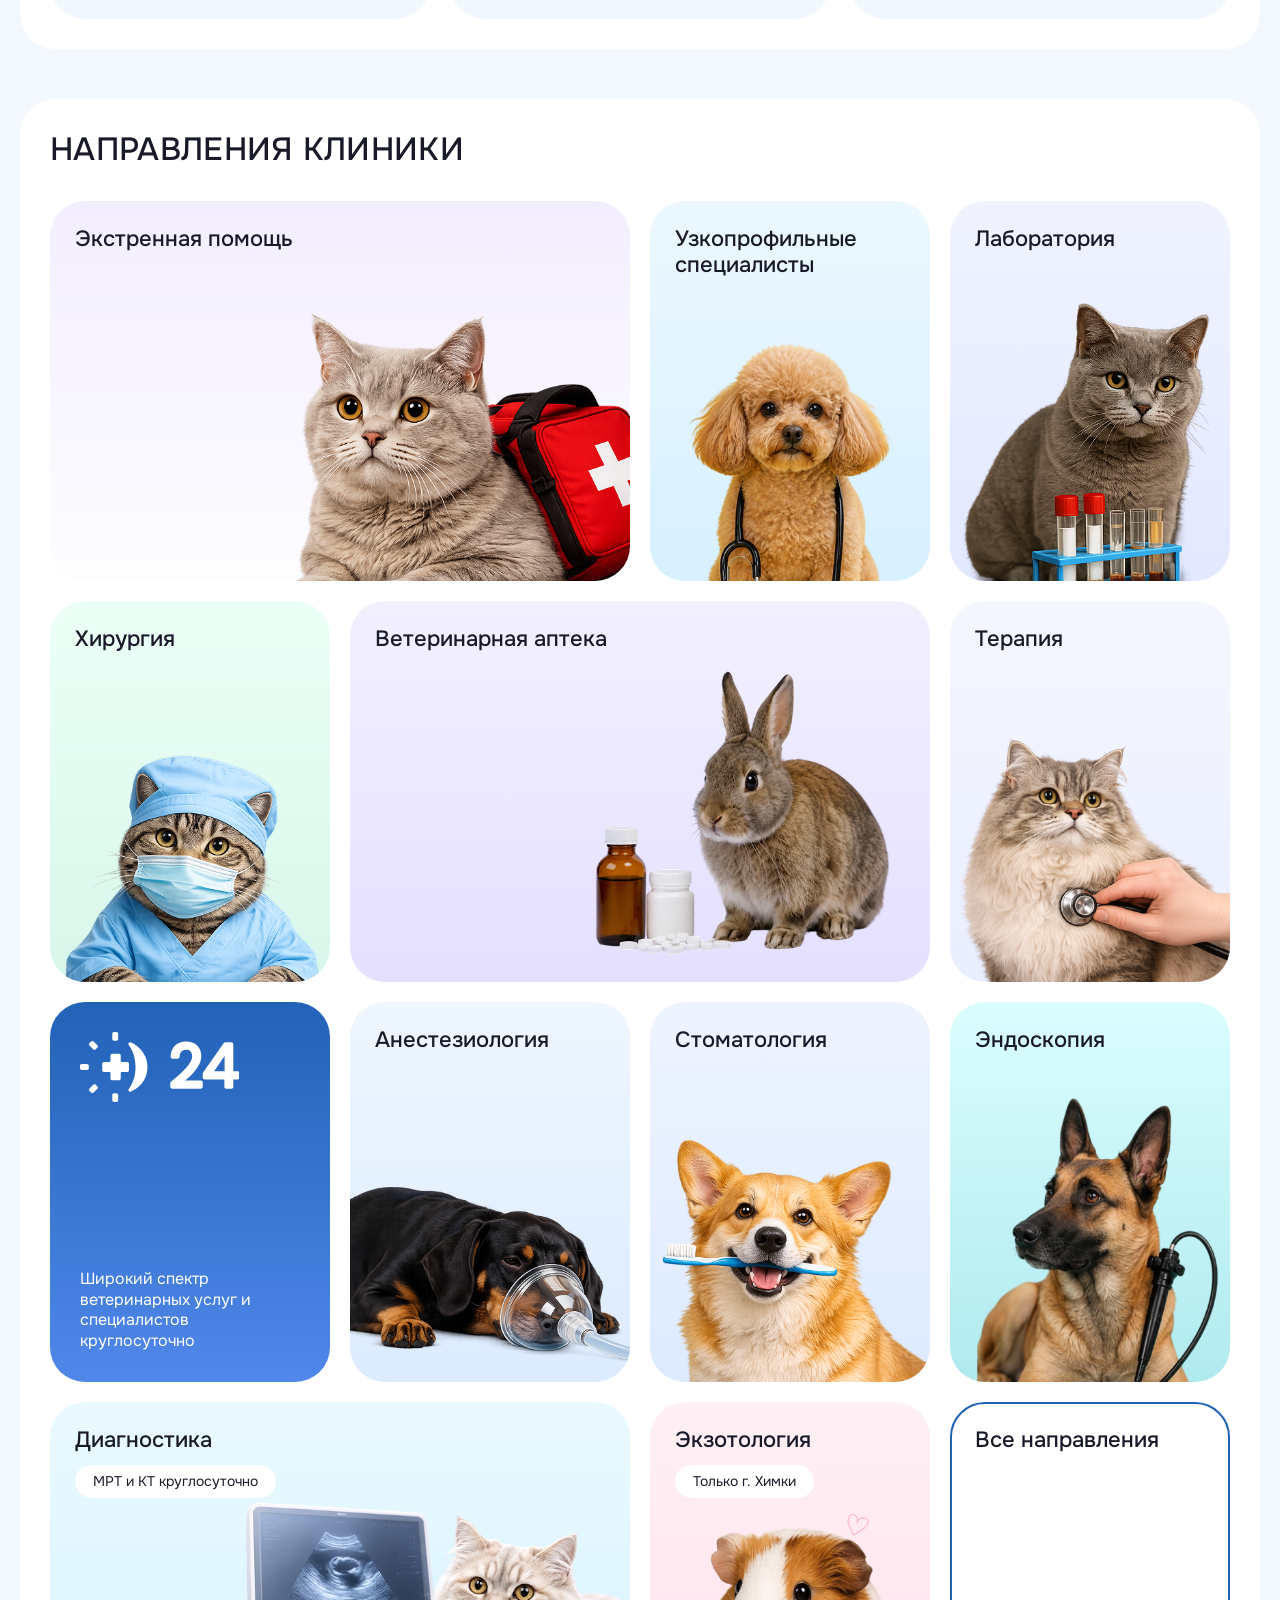
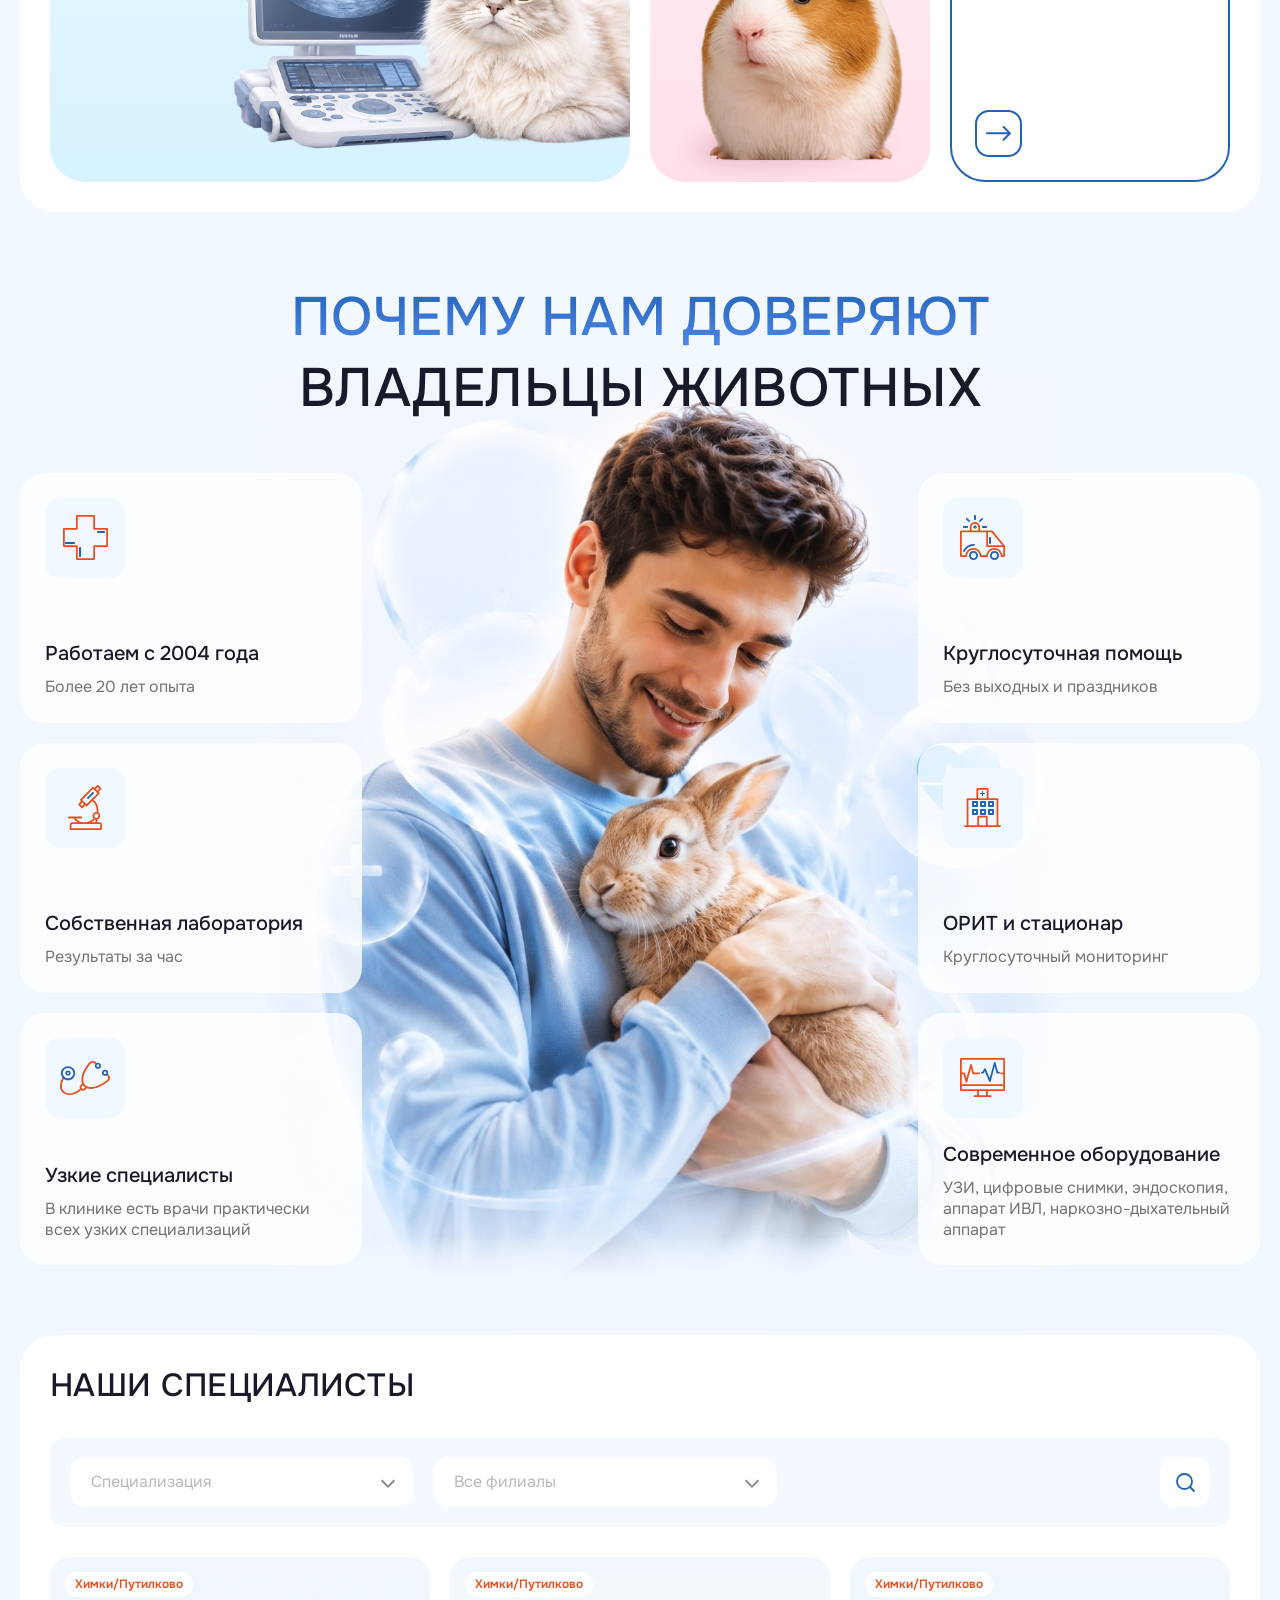
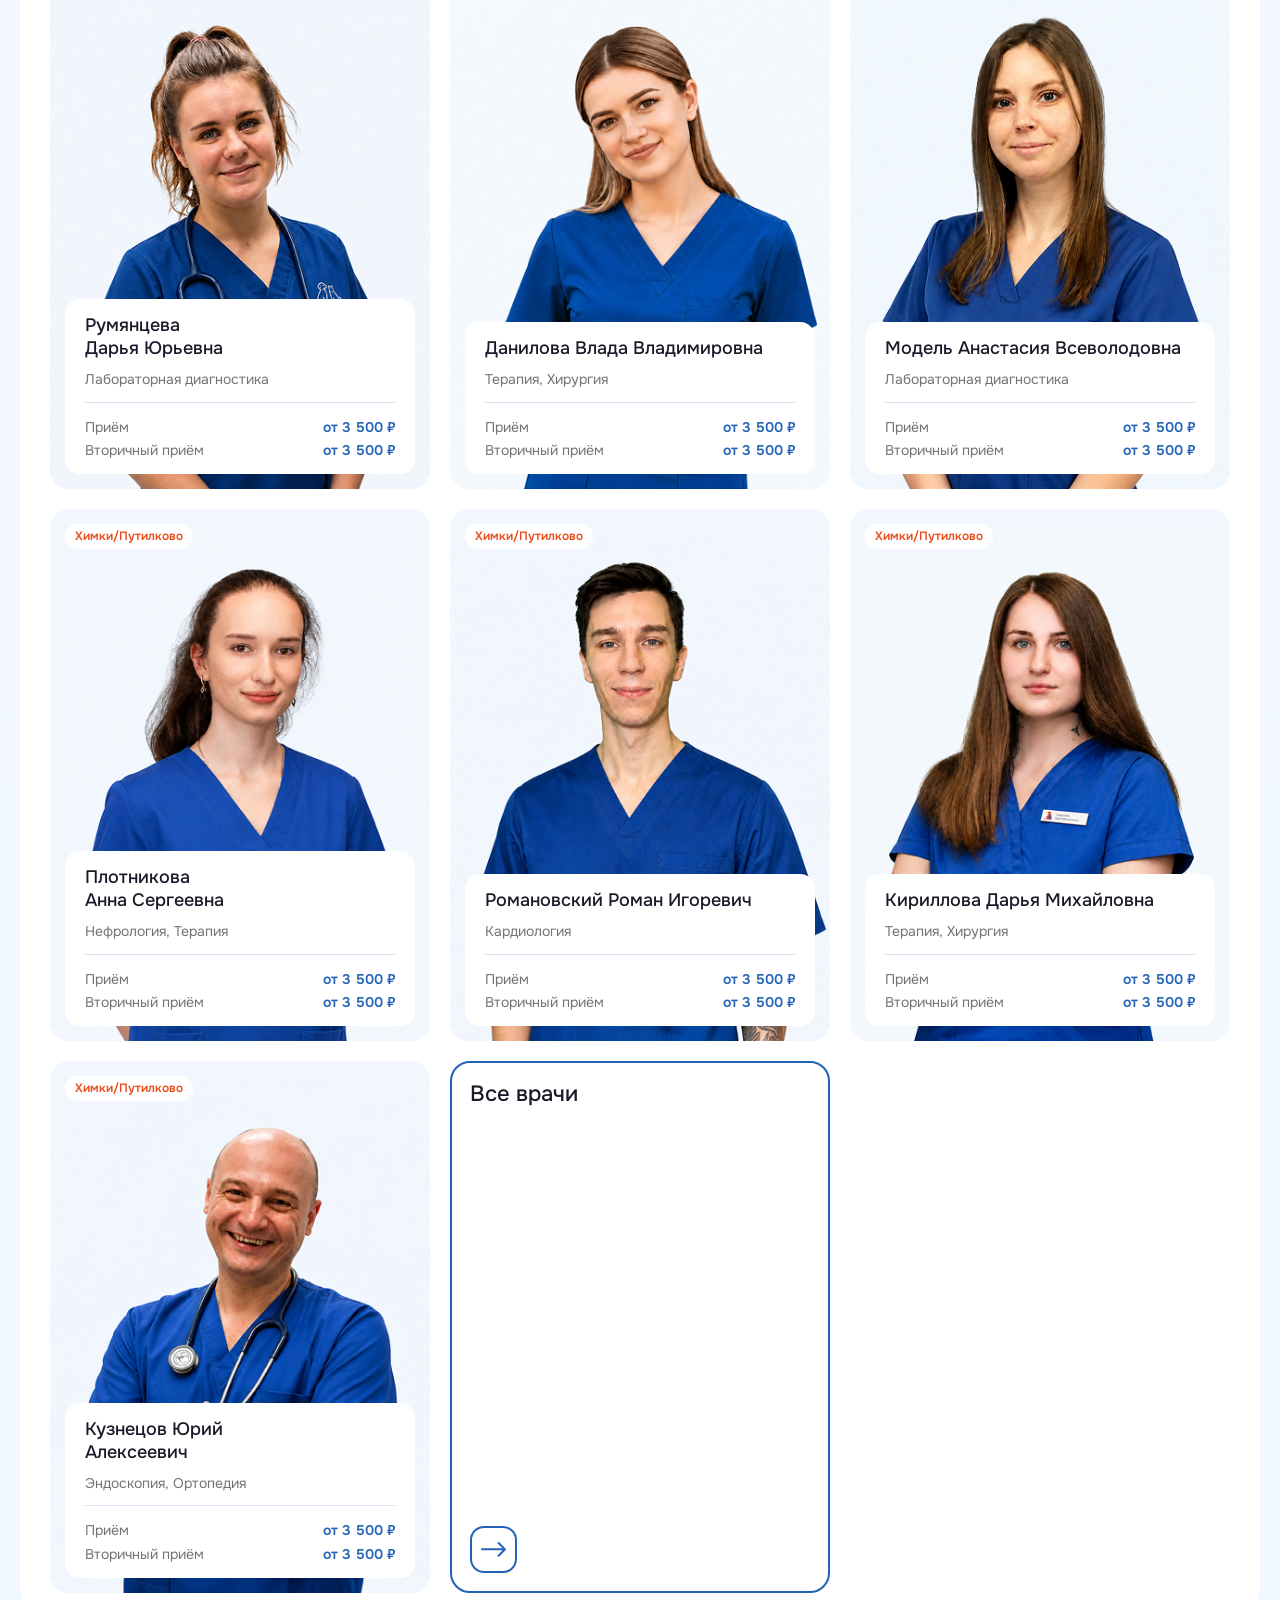
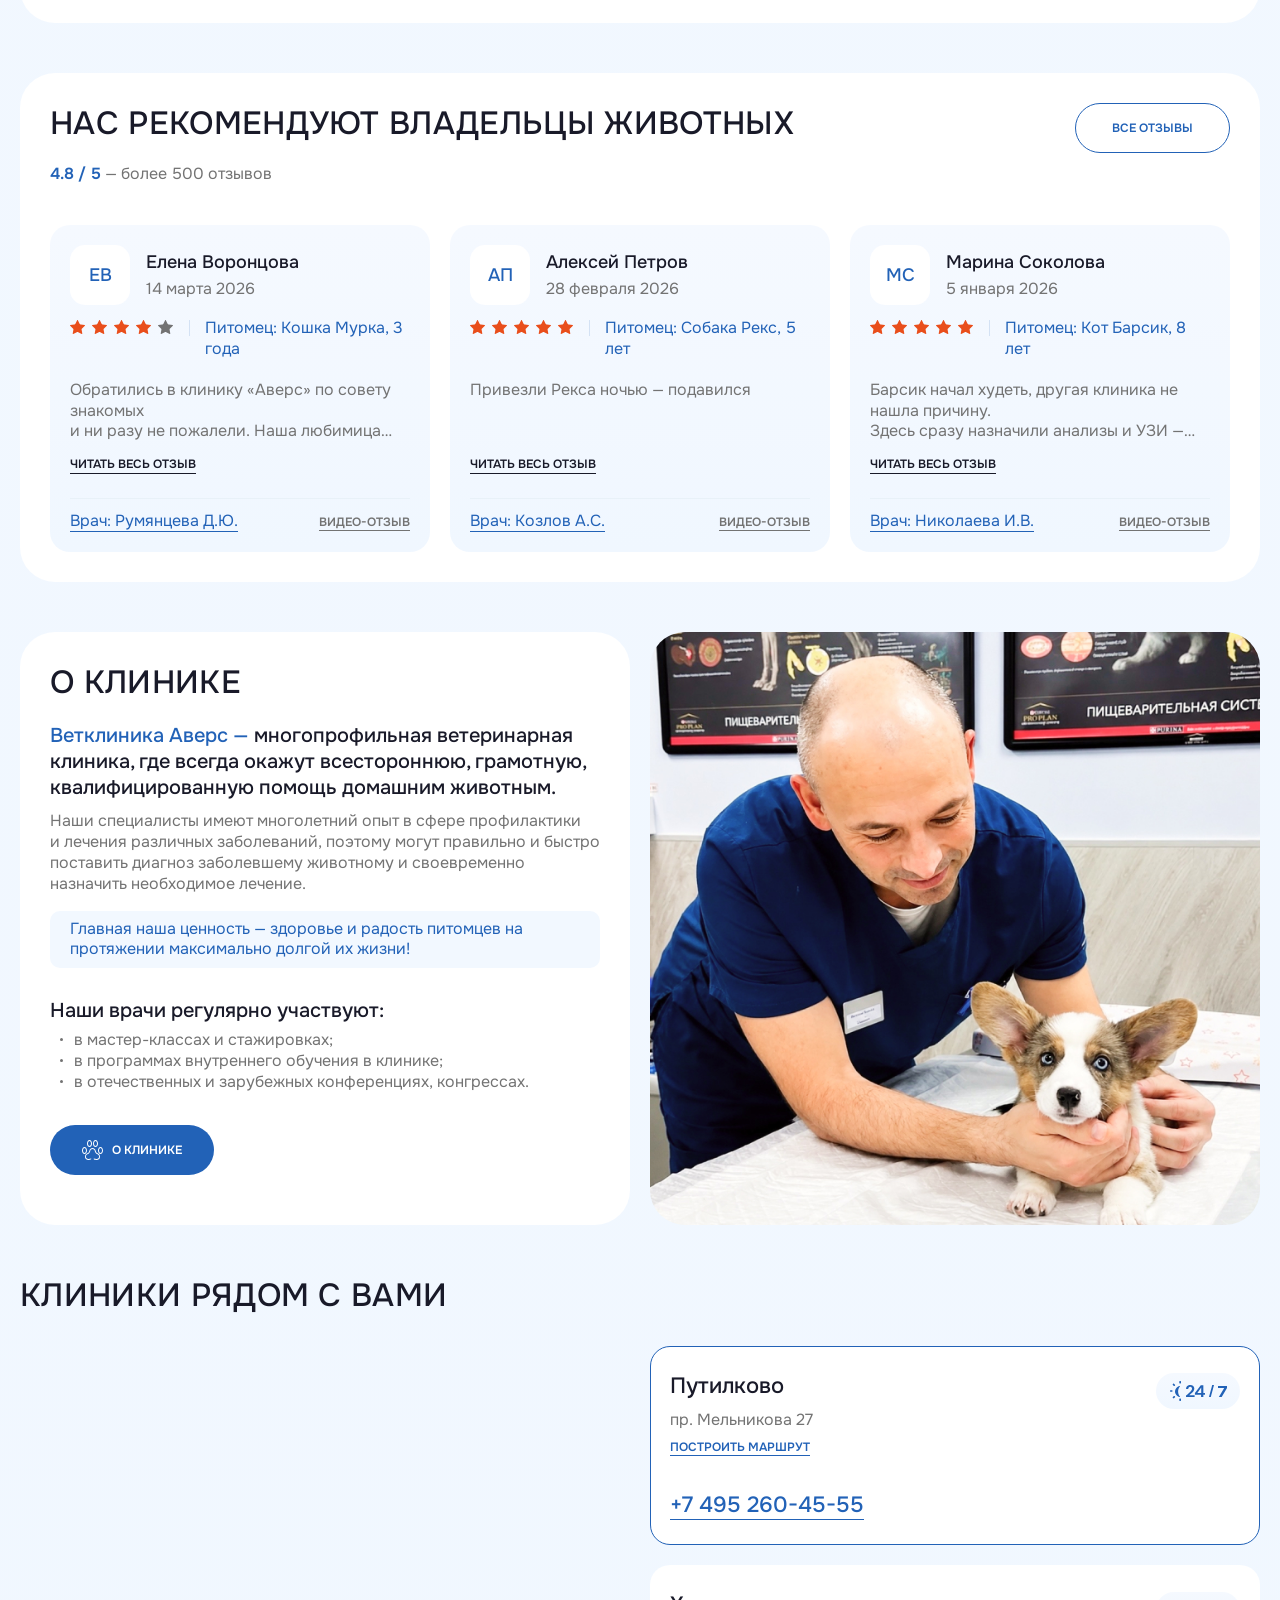
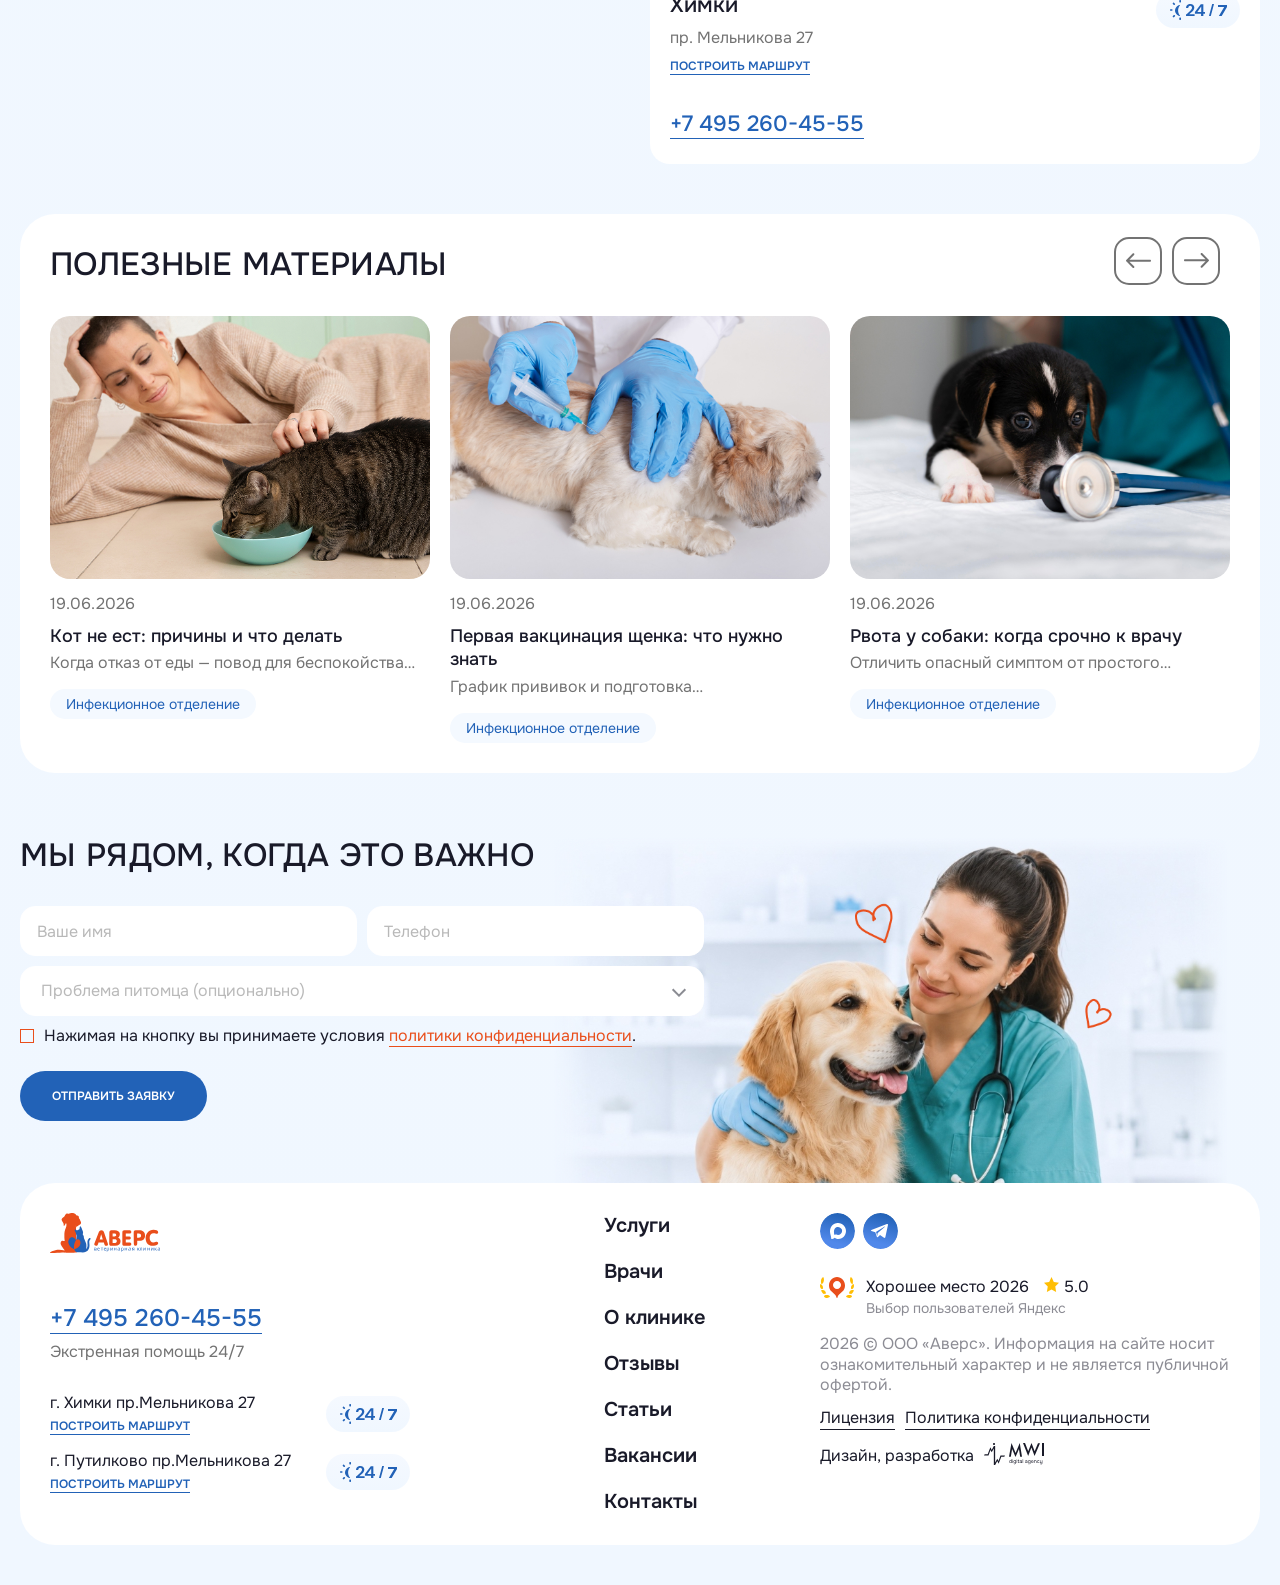
<file: main.html>
<!DOCTYPE html>
<html lang="ru">
	<head>
		<meta http-equiv="Content-Type" content="text/html; charset=utf-8">
		<!-- Переключение IE в последнию версию, на случай если в настройках пользователя стоит меньшая -->
		<meta http-equiv="X-UA-Compatible" content="IE=edge">

		<!-- Адаптирование страницы для мобильных устройств -->
		<meta name="viewport" content="width=device-width, initial-scale=1, maximum-scale=1">

		<!-- Запрет распознования номера телефона -->
		<meta name="format-detection" content="telephone=no">
		<meta name="SKYPE_TOOLBAR" content ="SKYPE_TOOLBAR_PARSER_COMPATIBLE">

		<!-- Заголовок страницы -->
		<title>АВЕРС</title>

		<!-- Данное значение часто используют(использовали) поисковые системы -->
		<meta name="description" content="">
		<meta name="keywords" content="">

		<!-- Традиционная иконка сайта, размер 16x16, прозрачность поддерживается. Рекомендуемый формат: .ico или .png -->
		<link rel="shortcut icon" href="favicon.ico">

		<meta name="theme-color" content="#ffffff">

		<link rel="preconnect" href="https://fonts.googleapis.com">
		<link rel="preconnect" href="https://fonts.gstatic.com" crossorigin>
		<link href="https://fonts.googleapis.com/css2?family=Onest:wght@100..900&display=swap" rel="stylesheet">

		<!-- Подключение файлов стилей -->
		<link rel="stylesheet" href="css/swiper-bundle.min.css">
		<link rel="stylesheet" href="css/wheelSlider.css">
		<link rel="stylesheet" href="css/fancybox.css">
		<link rel="stylesheet" href="css/styles.css">

		<link rel="stylesheet" href="css/response_1699.css" media="(max-width: 1699px)">
		<link rel="stylesheet" href="css/response_1499.css" media="(max-width: 1499px)">
		<link rel="stylesheet" href="css/response_1319.css" media="(max-width: 1319px)">
		<link rel="stylesheet" href="css/response_1199.css" media="(max-width: 1199px)">
		<link rel="stylesheet" href="css/response_1023.css" media="(max-width: 1023px)">
		<link rel="stylesheet" href="css/response_767.css" media="(max-width: 767px)">
		<link rel="stylesheet" href="css/response_479.css" media="(max-width: 479px)">
	</head>
	<body>
		<div class="wrap">
			<div class="main">
				<!-- Шапка -->
				<header class="header">
					<div class="cont">
						<div class="header__flex _flex">
							<div class="header__logo">
								<a href="/">
									<img src="images/logo.svg" alt="">
								</a>
							</div>
							<div class="header-search">
								<form action="" class="header-search__form">
									<div class="header-search__form-flex _flex">
										<input type="text" value="" placeholder="Поиск" id="search-input" autocomplete="off" class="header-search__form-input">
										<button type="reset" class="header-search__form-clear">
											<svg>
												<use xlink:href="images/sprite.svg#close"></use>
											</svg>
										</button>
									</div>

									<div class="header-search__box">
										<div class="header-search__list">
											<div class="header-search__list-item">
												<a href="/" class="header-search__list-link"><b>Вс</b>крытие абсцесса, гематомы, дренирование</a>
											</div>
											<div class="header-search__list-item">
												<a href="/" class="header-search__list-link"><b>Вс</b>крытие абсцесса, гематомы, дренирование</a>
											</div>
											<div class="header-search__list-item">
												<a href="/" class="header-search__list-link"><b>Вс</b>крытие абсцесса, гематомы, дренирование</a>
											</div>
											<div class="header-search__list-item">
												<a href="/" class="header-search__list-link"><b>Вс</b>крытие абсцесса, гематомы, дренирование</a>
											</div>
											<div class="header-search__list-item">
												<a href="/" class="header-search__list-link"><b>Вс</b>крытие абсцесса, гематомы, дренирование</a>
											</div>
											<div class="header-search__list-item">
												<a href="/" class="header-search__list-link"><b>Вс</b>крытие абсцесса, гематомы, дренирование</a>
											</div>
										</div>

										<a href="/" class="header-search__all">Все результаты</a>
									</div>
								</form>
							</div>
							<div class="header__contacts _flex">
								<div class="header__tel">
									<a href="tel:+74952604555"><span>+7 495 260-45-55</span></a>
									<div class="header__tel-desc">Экстренная помощь 24/7</div>
								</div>

								<button type="button" data-content="#choose-filial" class="header__adres modal-btn">
									<div class="header__adres-city">г. Химки</div>
									<div class="header__adres-desc">пр. Мельникова 27</div>
								</button>
							</div>
							
							<button type="button" class="header__burger"></button>
						</div>
					</div>

					<div class="header__block">
						<div class="cont">
							<div class="header__block-bg">
								<div class="header__block-flex _flex">
									<div class="header-search">
										<form action="" class="header-search__form">
											<div class="header-search__form-flex _flex">
												<input type="text" value="" placeholder="Поиск" class="header-search__form-input">
											</div>
										</form>
									</div>
									<nav class="header__menu">
										<div class="header__menu-item">
											<a href="/" class="header__menu-link">Услуги</a>
										</div>
										<div class="header__menu-item">
											<a href="/" class="header__menu-link">Врачи</a>
										</div>
										<div class="header__menu-item">
											<a href="/" class="header__menu-link">О клинике</a>
										</div>
										<div class="header__menu-item">
											<a href="/" class="header__menu-link">Отзывы</a>
										</div>
										<div class="header__menu-item">
											<a href="/" class="header__menu-link">Статьи</a>
										</div>
										<div class="header__menu-item">
											<a href="/" class="header__menu-link">Вакансии</a>
										</div>
										<div class="header__menu-item">
											<a href="/" class="header__menu-link">Контакты</a>
										</div>
									</nav>
									<div class="header__block-coll _flex">
										<div class="header__adreses">
											<div class="header__adreses-item">
												<div class="header__adreses-city">Химки</div>
												<div class="header__adreses-adres">пр. Мельникова 27</div>
												<div class="header__adreses-time">24/7, бесплатная парковка</div>
											</div>
											<div class="header__adreses-item">
												<div class="header__adreses-city">Путилково</div>
												<div class="header__adreses-adres">пр. Мельникова 27</div>
												<div class="header__adreses-time">24/7, бесплатная парковка</div>
											</div>
										</div>
										<div class="header__info">
											<div class="header__info-title">Если питомцу <br>плохо — не ждите</div>
											<div class="header__info-tel">
												<a href="tel:+ 74952604555">
													<span>+ 7 (495) 260-45-55</span>
												</a>
											</div>
											<div class="header__info-time">Экстренная помощь 24/7</div>
											<div class="header__info-btns _flex">
												<a href="/" class="btn-red header__info-btn">
													<span class="btn-red__wrap">
														<span class="btn-red__icon">
															<img data-src="images/ic_zap.svg" src="images/img_plug.png" alt="" class="lazyload">
														</span>
														Срочная помощь
													</span>
												</a>
												<button type="button" data-content="#modal-callback" class="btn-blue header__info-btn modal-btn">
													<span class="btn-blue__wrap">
														<span class="btn-blue__icon">
															<img data-src="images/ic_tel3.svg" src="images/img_plug.png" alt="" class="lazyload">
														</span>
														Перезвонить мне
													</span>
												</button>
											</div>
										</div>
									</div>
								</div>
							</div>
						</div>
					</div>
				</header>
				<!-- End Шапка -->

				<section class="first-section">
					<div class="cont">
						<div class="first-section__bg">
							<div class="first-section__mouse">
								<img data-src="images/mouse.svg" src="images/img_plug.png" alt="" class="lazyload">
							</div>
							<div class="first-section__flex _flex">
								<div class="first-section__coll">
									<div class="first-section__slider swiper">
										<div class="swiper-wrapper">
											<div class="swiper-slide">
												<div class="first-section__globaltitle">ОРИТ, Стационар, Хирургия, собственная лаборатория</div>
												<h1 class="first-section__title">
													<span>Забота</span><br>
													<span class="first-section__title-blue">Которая</span><br>
													<span class="first-section__title-blue">Работает</span>
												</h1>
												<div class="first-section__desc">
													Сеть многопрофильных ветеринарных клиник «Аверс» — круглосуточная помощь, доказательная медицина и врачи узких специализаций
												</div>
												<div class="first-section__btns _flex">
													<button type="button" data-content="#modal-signUp" class="btn-blue first-section__btn modal-btn">
														<span class="btn-blue__wrap">
															<span class="btn-blue__icon">
																<img data-src="images/ic_calendar.svg" src="images/img_plug.png" alt="" class="lazyload">
															</span>
															Записаться на приём
														</span>
													</button>
													<a href="tel:+74952604555" class="btn-red first-section__btn">
														<span class="btn-red__wrap">
															<span class="btn-red__icon">
																<img data-src="images/ic_zap.svg" src="images/img_plug.png" alt="" class="lazyload">
															</span>
															Срочная помощь
														</span>
													</a>
												</div>
											</div>
											<div class="swiper-slide">
												<div class="first-section__globaltitle">ОРИТ, Стационар, Хирургия, собственная лаборатория</div>
												<div class="first-section__title">
													<span>Забота 2</span><br>
													<span class="first-section__title-blue">Которая</span><br>
													<span class="first-section__title-blue">Работает</span>
												</div>
												<div class="first-section__desc">
													Сеть многопрофильных ветеринарных клиник «Аверс» — круглосуточная помощь, доказательная медицина и врачи узких специализаций
												</div>
												<div class="first-section__btns _flex">
													<button type="button" class="btn-blue first-section__btn">
														<span class="btn-blue__wrap">
															<span class="btn-blue__icon">
																<img data-src="images/ic_calendar.svg" src="images/img_plug.png" alt="" class="lazyload">
															</span>
															Записаться на приём
														</span>
													</button>
													<a href="tel:+74952604555" class="btn-red first-section__btn">
														<span class="btn-red__wrap">
															<span class="btn-red__icon">
																<img data-src="images/ic_zap.svg" src="images/img_plug.png" alt="" class="lazyload">
															</span>
															Срочная помощь
														</span>
													</a>
												</div>
											</div>
											<div class="swiper-slide">
												<div class="first-section__globaltitle">ОРИТ, Стационар, Хирургия, собственная лаборатория</div>
												<div class="first-section__title">
													<span>Забота 3</span><br>
													<span class="first-section__title-blue">Которая</span><br>
													<span class="first-section__title-blue">Работает</span>
												</div>
												<div class="first-section__desc">
													Сеть многопрофильных ветеринарных клиник «Аверс» — круглосуточная помощь, доказательная медицина и врачи узких специализаций
												</div>
												<div class="first-section__btns _flex">
													<button type="button" class="btn-blue first-section__btn">
														<span class="btn-blue__wrap">
															<span class="btn-blue__icon">
																<img data-src="images/ic_calendar.svg" src="images/img_plug.png" alt="" class="lazyload">
															</span>
															Записаться на приём
														</span>
													</button>
													<a href="tel:+74952604555" class="btn-red first-section__btn">
														<span class="btn-red__wrap">
															<span class="btn-red__icon">
																<img data-src="images/ic_zap.svg" src="images/img_plug.png" alt="" class="lazyload">
															</span>
															Срочная помощь
														</span>
													</a>
												</div>
											</div>
										</div>
									</div>
								</div>
								<div class="first-info">
									<div class="first-section__thumbs">
										<div class="wheelSlider-container">
											<div class="wheelSlider-item ">
												<img data-src="images/tmp/thumb_img1.png" src="images/img_plug.png" alt="" class="lazyload">
											</div>
											<div class="wheelSlider-item">
												<img data-src="images/tmp/thumb_img2.png" src="images/img_plug.png" alt="" class="lazyload">
											</div>
											<div class="wheelSlider-item">
												<img data-src="images/tmp/thumb_img3.png" src="images/img_plug.png" alt="" class="lazyload">
											</div>
										</div>
									</div>

									<div class="first-info__bg">
										<div class="first-info__title">Сеть многопрофильных <br>ветеринарных клиник</div>
										<div class="first-info__tel">
											<a href="tel:+74952604555"><span>+7 495 260-45-55</span></a>
										</div>
										<div class="first-info__time">Экстренная помощь 24/7</div>

										<div class="first-info__adreses">
											<div class="first-info__adres _flex">
												<div class="first-info__adres-box">
													<div class="first-info__adres-name">г. Химки пр.Мельникова 27</div>
													<div class="first-info__adres-link">
														<a href="/">Построить маршрут</a>
													</div>
												</div>
												<div class="first-info__adres-time">
													<img data-src="images/time_work.svg" src="images/img_plug.png" alt="" class="lazyload">
												</div>
											</div>
											<div class="first-info__adres _flex">
												<div class="first-info__adres-box">
													<div class="first-info__adres-name">г. Путилково пр.Мельникова 27</div>
													<div class="first-info__adres-link">
														<a href="/">Построить маршрут</a>
													</div>
												</div>
												<div class="first-info__adres-time">
													<img data-src="images/time_work.svg" src="images/img_plug.png" alt="" class="lazyload">
												</div>
											</div>
										</div>
									</div>
								</div>
							</div>
							
							<div class="first-section__video swiper">
								<div class="swiper-wrapper">
									<div class="swiper-slide">
										<video poster="images/main_banner_img1.jpg" src="video/main_video2.mp4" muted playsinline preload="auto"></video>
									</div>
									<div class="swiper-slide">
										<img src="images/main_about.jpg" alt="">
									</div>
									<div class="swiper-slide">
										<img src="images/tmp/img1.jpg" alt="">
									</div>
								</div>
								<div class="slider-pagination"></div>
								<div class="autoplay-progress">
									<svg viewBox="0 0 48 48">
										<circle cx="24" cy="24" r="20"></circle>
									</svg>
									<span></span>
								</div>
							</div>
						</div>

						<div class="first-info _mob">
							<div class="first-info__bg">
								<div class="first-info__title">Сеть многопрофильных <br>ветеринарных клиник</div>
								<div class="first-info__tel">
									<a href="tel:+74952604555">+7 495 260-45-55</a>
								</div>
								<div class="first-info__time">Экстренная помощь 24/7</div>

								<div class="first-info__adreses">
									<div class="first-info__adres _flex">
										<div class="first-info__adres-box">
											<div class="first-info__adres-name">г. Химки пр.Мельникова 27</div>
											<div class="first-info__adres-link">
												<a href="/">Построить маршрут</a>
											</div>
										</div>
										<div class="first-info__adres-time">
											<img data-src="images/time_work.svg" src="images/img_plug.png" alt="" class="lazyload">
										</div>
									</div>
									<div class="first-info__adres _flex">
										<div class="first-info__adres-box">
											<div class="first-info__adres-name">г. Путилково пр.Мельникова 27</div>
											<div class="first-info__adres-link">
												<a href="/">Построить маршрут</a>
											</div>
										</div>
										<div class="first-info__adres-time">
											<img data-src="images/time_work.svg" src="images/img_plug.png" alt="" class="lazyload">
										</div>
									</div>
								</div>
							</div>
						</div>
					</div>
				</section>
				
				<section class="main-services main-services_marg">
					<div class="cont _nopad">
						<div class="main-services__grid _flex">
							<a href="/" class="main-services__item _red-color">
								<span class="main-services__info">
									<span class="main-services__name">Питомцу <br>плохо — срочно</span>

									<span class="main-services__desc">Экстренная помощь</span>
								</span>

								<span class="main-services__arrow">
									<svg>
										<use xlink:href="images/sprite.svg#arrow1"></use>
									</svg>
								</span>

								<span class="main-services__img">
									<img data-src="images/tmp/service_img1.png" src="images/img_plug.png" alt="" class="lazyload">
								</span>
							</a>
							<a href="/" class="main-services__item">
								<span class="main-services__info">
									<span class="main-services__name">Записаться <br>к врачу</span>

									<span class="main-services__desc">Запись на приём</span>
								</span>

								<span class="main-services__arrow">
									<svg>
										<use xlink:href="images/sprite.svg#arrow1"></use>
									</svg>
								</span>

								<span class="main-services__img">
									<img data-src="images/tmp/service_img2.png" src="images/img_plug.png" alt="" class="lazyload">
								</span>
							</a>
							<a href="/" class="main-services__item">
								<span class="main-services__info">
									<span class="main-services__name">Вакцинация <br>и профилактика</span>

									<span class="main-services__desc">Профилактика</span>
								</span>

								<span class="main-services__arrow">
									<svg>
										<use xlink:href="images/sprite.svg#arrow1"></use>
									</svg>
								</span>

								<span class="main-services__img">
									<img data-src="images/tmp/service_img3.png" src="images/img_plug.png" alt="" class="lazyload">
								</span>
							</a>
							<a href="/" class="main-services__item">
								<span class="main-services__info">
									<span class="main-services__name">Лаборатория</span>

									<span class="main-services__desc">Анализы</span>
								</span>

								<span class="main-services__arrow">
									<svg>
										<use xlink:href="images/sprite.svg#arrow1"></use>
									</svg>
								</span>

								<span class="main-services__img">
									<img data-src="images/tmp/service_img4.png" src="images/img_plug.png" alt="" class="lazyload">
								</span>
							</a>
							<a href="/" class="main-services__item">
								<span class="main-services__info">
									<span class="main-services__name">Диагностика <br>(УЗИ, анализы)</span>

									<span class="main-services__desc">Диагностика</span>
								</span>

								<span class="main-services__arrow">
									<svg>
										<use xlink:href="images/sprite.svg#arrow1"></use>
									</svg>
								</span>

								<span class="main-services__img">
									<img data-src="images/tmp/service_img5.png" src="images/img_plug.png" alt="" class="lazyload">
								</span>
							</a>
							<a href="/" class="main-services__item">
								<span class="main-services__info">
									<span class="main-services__name">Лечение грызунов <br>и экзотов</span>

									<span class="main-services__desc">Экзотология</span>
								</span>

								<span class="main-services__arrow">
									<svg>
										<use xlink:href="images/sprite.svg#arrow1"></use>
									</svg>
								</span>

								<span class="main-services__img">
									<img data-src="images/tmp/service_img6.png" src="images/img_plug.png" alt="" class="lazyload">
								</span>
							</a>
						</div>
					</div>
				</section>


				<section class="stocks _marg">
					<div class="cont _nopad">
						<div class="section-bg">
							<div class="main-title">Акции</div>

							<div class="stocks__wrap">
								<div class="stocks__grid stocks__grid_marg _flex">
									<div class="stocks__item">
										<div class="stocks__info">
											<div class="stocks__name">
												<a href="/">- 10% на анализы <br>при выполнении УЗИ</a>
											</div>

											<div class="stocks__price-box">
												<div class="stocks__prices">
													<div class="stocks__price">от 6 500 <i class="rub">:</i></div>
													<div class="stocks__price-old">10 000 <i class="rub">:</i></div>
												</div>
											</div>

											<div class="stocks__desc">Суперскидка на первичный приём хирурга, <br>анализы и саму операцию в обоих филиалах Аверс Суперскидка на первичный приём хирурга, анализы и саму операцию в обоих филиалах Аверс</div>
										</div>

										<div class="stocks__btns _flex">
											<button type="button" data-content="#modal-stock" class="btn-blue stocks__btn modal-btn">
												<span class="btn-blue__wrap">
													<span class="btn-blue__icon">
														<img data-src="images/ic_calendar.svg" src="images/img_plug.png" alt="" class="lazyload">
													</span>
													Записать питомца
												</span>
											</button>

											<a href="/" class="stocks__btn-more">узнать подробнее</a>
										</div>
									</div>
									<div class="stocks__item">
										<div class="stocks__info">
											<div class="stocks__name">
												<a href="/">Бесплатный приём <br>стоматолога</a>
											</div>

											<div class="stocks__price-box">
												<div class="stocks__prices">
													<div class="stocks__price">от 6 500 <i class="rub">:</i></div>
													<div class="stocks__price-old">10 000 <i class="rub">:</i></div>
												</div>
											</div>

											<div class="stocks__desc">Бесплатный приём стоматолога при первом визите. Чистка, лечение и профилактика зубного камня.</div>
										</div>

										<div class="stocks__btns _flex">
											<button type="button" data-content="#modal-stock" class="btn-blue stocks__btn modal-btn">
												<span class="btn-blue__wrap">
													<span class="btn-blue__icon">
														<img data-src="images/ic_calendar.svg" src="images/img_plug.png" alt="" class="lazyload">
													</span>
													Записать питомца
												</span>
											</button>

											<a href="/" class="stocks__btn-more">узнать подробнее</a>
										</div>
									</div>
									<div class="stocks__item">
										<div class="stocks__info">
											<div class="stocks__name">
												<a href="/">- 30% на чипирование</a>
											</div>

											<div class="stocks__price-box">
												<div class="stocks__prices">
													<div class="stocks__price">от 6 500 <i class="rub">:</i></div>
													<div class="stocks__price-old">10 000 <i class="rub">:</i></div>
												</div>
											</div>

											<div class="stocks__desc">Чипирование со скидкой. Микрочип — надёжная защита от потери питомца. Процедура занимает 5 минут.</div>
										</div>

										<div class="stocks__btns _flex">
											<button type="button" data-content="#modal-stock" class="btn-blue stocks__btn modal-btn">
												<span class="btn-blue__wrap">
													<span class="btn-blue__icon">
														<img data-src="images/ic_calendar.svg" src="images/img_plug.png" alt="" class="lazyload">
													</span>
													Записать питомца
												</span>
											</button>

											<a href="/" class="stocks__btn-more">узнать подробнее</a>
										</div>
									</div>
									<div class="stocks__item">
										<div class="stocks__info">
											<div class="stocks__name">
												<a href="/">- 20% на комплексную вакцинацию</a>
											</div>

											<div class="stocks__price-box">
												<div class="stocks__prices">
													<div class="stocks__price">от 6 500 <i class="rub">:</i></div>
													<div class="stocks__price-old">10 000 <i class="rub">:</i></div>
												</div>
											</div>

											<div class="stocks__desc">Комплексная вакцинация со скидкой. Осмотр, вакцина и оформление паспорта — всё включено в стоимость.</div>
										</div>

										<div class="stocks__btns _flex">
											<button type="button" data-content="#modal-stock" class="btn-blue stocks__btn modal-btn">
												<span class="btn-blue__wrap">
													<span class="btn-blue__icon">
														<img data-src="images/ic_calendar.svg" src="images/img_plug.png" alt="" class="lazyload">
													</span>
													Записать питомца
												</span>
											</button>

											<a href="/" class="stocks__btn-more">узнать подробнее</a>
										</div>
									</div>
									<div class="stocks__item">
										<div class="stocks__info">
											<div class="stocks__name">
												<a href="/">- 15% на УЗИ-диагностику</a>
											</div>

											<div class="stocks__price-box">
												<div class="stocks__prices">
													<div class="stocks__price">от 6 500 <i class="rub">:</i></div>
													<div class="stocks__price-old">10 000 <i class="rub">:</i></div>
												</div>
											</div>

											<div class="stocks__desc">Скидка на УЗИ-диагностику. Обследование на аппарате экспертного класса, заключение в день обращения.</div>
										</div>

										<div class="stocks__btns _flex">
											<button type="button" data-content="#modal-stock" class="btn-blue stocks__btn modal-btn">
												<span class="btn-blue__wrap">
													<span class="btn-blue__icon">
														<img data-src="images/ic_calendar.svg" src="images/img_plug.png" alt="" class="lazyload">
													</span>
													Записать питомца
												</span>
											</button>

											<a href="/" class="stocks__btn-more">узнать подробнее</a>
										</div>
									</div>
									<div class="stocks__item">
										<div class="stocks__info">
											<div class="stocks__name">
												<a href="/">- 10% на годовой абонемент</a>
											</div>

											<div class="stocks__price-box">
												<div class="stocks__prices">
													<div class="stocks__price">от 6 500 <i class="rub">:</i></div>
													<div class="stocks__price-old">10 000 <i class="rub">:</i></div>
												</div>
											</div>

											<div class="stocks__desc">Годовой абонемент на наблюдение. Регулярные осмотры, анализы и вакцинация по индивидуальному графику.</div>
										</div>

										<div class="stocks__btns _flex">
											<button type="button" data-content="#modal-stock" class="btn-blue stocks__btn modal-btn">
												<span class="btn-blue__wrap">
													<span class="btn-blue__icon">
														<img data-src="images/ic_calendar.svg" src="images/img_plug.png" alt="" class="lazyload">
													</span>
													Записать питомца
												</span>
											</button>

											<a href="/" class="stocks__btn-more">узнать подробнее</a>
										</div>
									</div>
								</div>

								<div class="slider-pagination _mob"></div>
							</div>
						</div>
					</div>
				</section>


				<section class="help-banner _marg">
					<div class="cont _nopad">
						<div class="help-banner__bg _flex">
							<div class="help-banner__abs">
								<img data-src="images/help_banner_abs1.svg" src="images/img_plug.png" alt="" class="lazyload">
							</div>
							<div class="help-banner__abs2">
								<img data-src="images/help_banner_abs1.svg" src="images/img_plug.png" alt="" class="lazyload">
							</div>
							<div class="help-banner__abs3">
								<img data-src="images/help_banner_abs1.svg" src="images/img_plug.png" alt="" class="lazyload">
							</div>

							<div class="help-banner__circle1"></div>
							<div class="help-banner__circle2"></div>
							<div class="help-banner__circle3"></div>
							<div class="help-banner__circle4"></div>
							
							<div class="help-banner__coll">
								<div class="main-title main-title_white">Если питомцу плохо — действуйте сейчас</div>

								<div class="help-banner__desc">Мы принимаем пациентов 24/7. В экстренных случаях время критично — позвоните нам или приезжайте без записи.</div>

								<div class="symptoms symptoms_marg _flex">
									<a href="/" class="symptoms__item">
										<span class="symptoms__icon">
											<img data-src="images/ic_symptom1.svg" src="images/img_plug.png" alt="" class="lazyload">
										</span>

										<span class="symptoms__name">Рвота</span>
									</a>
									<a href="/" class="symptoms__item">
										<span class="symptoms__icon">
											<img data-src="images/ic_symptom2.svg" src="images/img_plug.png" alt="" class="lazyload">
										</span>

										<span class="symptoms__name">Диарея</span>
									</a>
									<a href="/" class="symptoms__item">
										<span class="symptoms__icon">
											<img data-src="images/ic_symptom3.svg" src="images/img_plug.png" alt="" class="lazyload">
										</span>

										<span class="symptoms__name">Судороги</span>
									</a>
									<a href="/" class="symptoms__item">
										<span class="symptoms__icon">
											<img data-src="images/ic_symptom4.svg" src="images/img_plug.png" alt="" class="lazyload">
										</span>

										<span class="symptoms__name">Травма</span>
									</a>
									<a href="/" class="symptoms__item">
										<span class="symptoms__icon">
											<img data-src="images/ic_symptom5.svg" src="images/img_plug.png" alt="" class="lazyload">
										</span>

										<span class="symptoms__name">Отказ от еды</span>
									</a>
									<a href="/" class="symptoms__item">
										<span class="symptoms__icon">
											<img data-src="images/ic_symptom6.svg" src="images/img_plug.png" alt="" class="lazyload">
										</span>

										<span class="symptoms__name">Кровь в моче</span>
									</a>
								</div>

								<div class="help-banner__note">* Нажав на любую из кнопок, вы попадёте на статью или услугу по выбранной теме.</div>
							</div>

							<div class="help-banner__colc">
								<div class="help-banner__img">
									<img data-src="images/cat_img.png" src="images/img_plug.png" alt="" class="lazyload">
								</div>
							</div>

							<div class="help-banner__colr">
								<div class="help-banner__box">
									<div class="help-banner__phone">
										<div class="help-banner__phone-number">
											<a href="tel:+74952604555"><span>+7 495 260-45-55</span></a>
										</div>
	
										<div class="help-banner__phone-desc">Экстренная помощь 24/7</div>
									</div>
	
									<div class="help-banner__box-btns">
										<a href="/" class="btn-red help-banner__box-btn">
											<span class="btn-red__wrap">
												<span class="btn-red__icon">
													<img data-src="images/ic_zap.svg" src="images/img_plug.png" alt="" class="lazyload">
												</span>
												Срочная помощь
											</span>
										</a>
	
										<a href="/" class="help-banner__btn-bord help-banner__box-btn">Построить маршрут</a>
									</div>
								</div>
							</div>
						</div>
					</div>
				</section>


				<section class="surgery-serv _marg">
					<div class="cont _nopad">
						<div class="section-bg">
							<div class="main-title">ТОП-5 <span class="main-title__mob-none">востребованных</span> услуг</div>

							<div class="surgery-serv__grid _flex">
								<a href="/" class="surgery-serv__item">
									<span class="surgery-serv__icon">
										<img data-src="images/ic_serv1.svg" src="images/img_plug.png" alt="" class="lazyload">
									</span>

									<span class="surgery-serv__info">
										<span class="surgery-serv__name">Приём терапевта</span>

										<span class="surgery-serv__desc">Первичная диагностика состояния питомца</span>
									</span>
								</a>
								<a href="/" class="surgery-serv__item">
									<span class="surgery-serv__icon">
										<img data-src="images/ic_serv2.svg" src="images/img_plug.png" alt="" class="lazyload">
									</span>

									<span class="surgery-serv__info">
										<span class="surgery-serv__name">УЗИ</span>

										<span class="surgery-serv__desc">Быстрая и точная диагностика</span>
									</span>
								</a>
								<a href="/" class="surgery-serv__item">
									<span class="surgery-serv__icon">
										<img data-src="images/ic_serv3.svg" src="images/img_plug.png" alt="" class="lazyload">
									</span>

									<span class="surgery-serv__info">
										<span class="surgery-serv__name">Вакцинация</span>

										<span class="surgery-serv__desc">Защита здоровья питомца</span>
									</span>
								</a>
								<a href="/" class="surgery-serv__item">
									<span class="surgery-serv__icon">
										<img data-src="images/ic_serv4.svg" src="images/img_plug.png" alt="" class="lazyload">
									</span>

									<span class="surgery-serv__info">
										<span class="surgery-serv__name">Хирургия</span>

										<span class="surgery-serv__desc">Первичная диагностика состояния питомца</span>
									</span>
								</a>
								<a href="/" class="surgery-serv__item">
									<span class="surgery-serv__icon">
										<img data-src="images/ic_serv5.svg" src="images/img_plug.png" alt="" class="lazyload">
									</span>

									<span class="surgery-serv__info">
										<span class="surgery-serv__name">Стоматология</span>

										<span class="surgery-serv__desc">Быстрая и точная диагностика</span>
									</span>
								</a>
								<a href="/" class="surgery-serv__item">
									<span class="surgery-serv__icon">
										<img data-src="images/ic_serv6.svg" src="images/img_plug.png" alt="" class="lazyload">
									</span>

									<span class="surgery-serv__info">
										<span class="surgery-serv__name">Все услуги</span>
									</span>
								</a>
							</div>
						</div>
					</div>
				</section>


				<section class="products _marg">
					<div class="cont _nopad">
						<div class="section-bg">
							<div class="main-title">направления клиники</div>

							<div class="products__grid">
								<a href="/" class="product product_big" style="background: linear-gradient(180deg, #f3eeff 0%, rgba(234, 221, 255, 0.08) 100%);">
									<span class="product__name">Экстренная помощь</span>

									<span class="product__img">
										<img data-src="images/tmp/product1.png" src="images/img_plug.png" alt="" class="lazyload">
									</span>
								</a>
								<a href="/" class="product" style="background: linear-gradient(180deg, #ECF8FF 0%, #D7F0FF 100%);">
									<span class="product__name">Узкопрофильные специалисты</span>

									<span class="product__img">
										<img data-src="images/tmp/product2.png" src="images/img_plug.png" alt="" class="lazyload">
									</span>
								</a>
								<a href="/" class="product" style="background: linear-gradient(180deg, #F0F3FF 0%, #E2E8FF 100%);">
									<span class="product__name">Лаборатория</span>

									<span class="product__img">
										<img data-src="images/tmp/product3.png" src="images/img_plug.png" alt="" class="lazyload">
									</span>
								</a>
								<a href="/" class="product" style="background: linear-gradient(180deg, #ECFFF7 0%, #D7F7EA 100%);">
									<span class="product__name">Хирургия</span>

									<span class="product__img">
										<img data-src="images/tmp/product4.png" src="images/img_plug.png" alt="" class="lazyload">
									</span>
								</a>
								<a href="/" class="product product_big" style="background: linear-gradient(180deg, #F2F0FF 0%, #E4E0FF 100%);">
									<span class="product__name">Ветеринарная аптека</span>

									<span class="product__img">
										<img data-src="images/tmp/product5.png" src="images/img_plug.png" alt="" class="lazyload">
									</span>
								</a>
								<a href="/" class="product" style="background: linear-gradient(180deg, #F5F7FF 0%, #E9EEFF 100%);">
									<span class="product__name">Терапия</span>

									<span class="product__img">
										<img data-src="images/tmp/product6.png" src="images/img_plug.png" alt="" class="lazyload">
									</span>
								</a>
								<a href="/" class="product" style="background: linear-gradient(180deg, #2262B7 0%, #5088EA 100%);">
									<span class="product__info">
										<div class="product__info-icon">
											<img data-src="images/ic_24.svg" src="images/img_plug.png" alt="" class="lazyload">
										</div>

										<span class="product__info-desc">Широкий спектр ветеринарных услуг и специалистов круглосуточно</span>
									</span>
								</a>
								<a href="/" class="product" style="background: linear-gradient(180deg, #EEF6FF 0%, #DCEBFF 100%);">
									<span class="product__name">Анестезиология</span>

									<span class="product__img">
										<picture>
											<source srcset="images/img_plug.png" data-srcset="images/tmp/product7_mob.png" type="image/jpg"  media="(max-width:479px)" class="lazyload">
											<img data-src="images/tmp/product7.png" src="images/img_plug.png" alt="" class="small-banner__bg lazyload">
										</picture>
									</span>
								</a>
								<a href="/" class="product" style="background: linear-gradient(180deg, #EEF4FF 0%, #DDEAFF 100%);">
									<span class="product__name">Стоматология</span>

									<span class="product__img">
										<img data-src="images/tmp/product8.png" src="images/img_plug.png" alt="" class="lazyload">
									</span>
								</a>
								<a href="/" class="product" style="background: linear-gradient(180deg, #DBFDFF 0%, #B0EAEE 100%);">
									<span class="product__name">Эндоскопия</span>

									<span class="product__img">
										<img data-src="images/tmp/product9.png" src="images/img_plug.png" alt="" class="lazyload">
									</span>
								</a>
								<a href="/" class="product product_big" style="background: linear-gradient(180deg, #EAF9FF 0%, #D6F2FF 100%);">
									<span class="product__name">Диагностика</span>

									<span class="product__desc">МРТ и КТ круглосуточно</span>

									<span class="product__img">
										<img data-src="images/tmp/product10.png" src="images/img_plug.png" alt="" class="lazyload">
									</span>
								</a>
								<a href="/" class="product" style="background: linear-gradient(180deg, #FFF0F4 0%, #FFE0EA 100%);">
									<span class="product__name">Экзотология</span>

									<span class="product__desc">Только г. Химки</span>

									<span class="product__img">
										<img data-src="images/tmp/product11.png" src="images/img_plug.png" alt="" class="lazyload">
									</span>
								</a>
								<a href="/" class="product product_all">
									<span class="product__name">Все направления</span>

									<span class="product__arrow">
										<svg>
											<use xlink:href="images/sprite.svg#arrow1"></use>
										</svg>
									</span>
								</a>
							</div>
						</div>
					</div>
				</section>


				<section class="advantages">
					<div class="cont _nopad">
						<div class="advantages__title">
							<span>Почему нам доверяют</span> <br>владельцы животных
						</div>

						<div class="advantages__bg">
							<div class="cont">
								<div class="advantages__bg-img">
									<img data-src="images/man_img.png" src="images/img_plug.png" alt="" class="lazyload">
								</div>
							</div>
						</div>

						<div class="advantages__items _flex">
							<div class="advantages__item">
								<div class="advantages__icon">
									<img data-src="images/ic_adv1.svg" src="images/img_plug.png" alt="" class="lazyload">
								</div>

								<div class="advantages__info">
									<div class="advantages__name">Работаем с 2004 года</div>

									<div class="advantages__desc">Более 20 лет опыта</div>
								</div>
							</div>
							<div class="advantages__item">
								<div class="advantages__icon">
									<img data-src="images/ic_adv2.svg" src="images/img_plug.png" alt="" class="lazyload">
								</div>

								<div class="advantages__info">
									<div class="advantages__name">Круглосуточная помощь</div>

									<div class="advantages__desc">Без выходных и праздников</div>
								</div>
							</div>
						</div>
						<div class="advantages__items _flex">
							<div class="advantages__item">
								<div class="advantages__icon">
									<img data-src="images/ic_adv3.svg" src="images/img_plug.png" alt="" class="lazyload">
								</div>

								<div class="advantages__info">
									<div class="advantages__name">Собственная лаборатория</div>

									<div class="advantages__desc">Результаты за час</div>
								</div>
							</div>
							<div class="advantages__item">
								<div class="advantages__icon">
									<img data-src="images/ic_adv4.svg" src="images/img_plug.png" alt="" class="lazyload">
								</div>

								<div class="advantages__info">
									<div class="advantages__name">ОРИТ и стационар</div>

									<div class="advantages__desc">Круглосуточный мониторинг</div>
								</div>
							</div>
						</div>
						<div class="advantages__items _flex">
							<div class="advantages__item">
								<div class="advantages__icon">
									<img data-src="images/ic_adv5.svg" src="images/img_plug.png" alt="" class="lazyload">
								</div>

								<div class="advantages__info">
									<div class="advantages__name">Узкие специалисты</div>

									<div class="advantages__desc">В клинике есть врачи практически всех узких специализаций</div>
								</div>
							</div>
							<div class="advantages__item">
								<div class="advantages__icon">
									<img data-src="images/ic_adv6.svg" src="images/img_plug.png" alt="" class="lazyload">
								</div>

								<div class="advantages__info">
									<div class="advantages__name">Современное оборудование</div>

									<div class="advantages__desc">УЗИ, цифровые снимки, эндоскопия, аппарат ИВЛ, наркозно-дыхательный аппарат </div>
								</div>
							</div>
						</div>
					</div>
				</section>


				<section class="specialists">
					<div class="cont _nopad">
						<div class="section-bg">
							<div class="main-title">Наши специалисты</div>

							<div class="specialists__top">
								<div class="specialists__top-wrap _flex">
									<div class="sorting">
										<form accept="" class="form sorting__form _flex">
											<div class="sorting__item">
												<div class="select-wrap">
													<select>
														<option value="0" data-display="Специализация"></option>
														<option value="1">Терапия</option>
														<option value="2">Хирургия</option>
														<option value="3">Кардиология</option>
														<option value="4">Дерматология</option>
														<option value="5">Офтальмология</option>
														<option value="6">Стоматология</option>
														<option value="7">Неврология</option>
														<option value="8">Лаборатория</option>
														<option value="9">УЗИ-диагностика</option>
														<option value="10">Вакцинация</option>
														<option value="11">Экстренная помощь</option>
													</select>
												</div>
											</div>
											<div class="sorting__item">
												<div class="select-wrap">
													<select>
														<option value="0" data-display="Все филиалы"></option>
														<option value="1">Терапия</option>
														<option value="2">Хирургия</option>
														<option value="3">Кардиология</option>
														<option value="4">Дерматология</option>
														<option value="5">Офтальмология</option>
														<option value="6">Стоматология</option>
														<option value="7">Неврология</option>
														<option value="8">Лаборатория</option>
														<option value="9">УЗИ-диагностика</option>
														<option value="10">Вакцинация</option>
														<option value="11">Экстренная помощь</option>
													</select>
												</div>
											</div>
										</form>
									</div>
									<div class="mini-modal specialists__search">
										<button type="button" class="mini-modal__btn specialists__search-open"></button>
	
										<div class="mini-modal__modal specialists__search-modal">
											<form accept="" class="form-search _flex">
												<input type="text" value="" placeholder="Поиск" class="form-search__input search-input">

												<button type="reset" class="form-search__clear search-clear">
													<svg>
														<use xlink:href="images/sprite.svg#close"></use>
													</svg>
												</button>
											</form>
										</div>
									</div>
								</div>
							</div>

							<div class="specialists__grid _flex">
								<div class="specialist">
									<div class="specialist__img">
										<img data-src="images/tmp/specialist1.jpg" src="images/img_plug.png" alt="" class="lazyload">
									</div>

									<div class="specialist__location">Химки/Путилково</div>

									<div class="specialist__info">
										<div class="specialist__name">
											<a href="/">Румянцева <br>Дарья Юрьевна</a>
										</div>

										<div class="specialist__speciality">Лабораторная диагностика</div>

										<div class="specialist__bot">
											<div class="specialist__box _flex">
												<div class="specialist__reception">Приём</div>

												<div class="specialist__price">от 3 500 <i class="rub">;</i></div>
											</div>
											<div class="specialist__box _flex">
												<div class="specialist__reception">Вторичный приём</div>

												<div class="specialist__price">от 3 500 <i class="rub">;</i></div>
											</div>
										</div>
									</div>
								</div>
								<div class="specialist">
									<div class="specialist__img">
										<img data-src="images/tmp/specialist2.jpg" src="images/img_plug.png" alt="" class="lazyload">
									</div>

									<div class="specialist__location">Химки/Путилково</div>

									<div class="specialist__info">
										<div class="specialist__name">
											<a href="/">Данилова Влада Владимировна</a>
										</div>

										<div class="specialist__speciality">Терапия, Хирургия</div>

										<div class="specialist__bot">
											<div class="specialist__box _flex">
												<div class="specialist__reception">Приём</div>

												<div class="specialist__price">от 3 500 <i class="rub">;</i></div>
											</div>
											<div class="specialist__box _flex">
												<div class="specialist__reception">Вторичный приём</div>

												<div class="specialist__price">от 3 500 <i class="rub">;</i></div>
											</div>
										</div>
									</div>
								</div>
								<div class="specialist">
									<div class="specialist__img">
										<img data-src="images/tmp/specialist3.jpg" src="images/img_plug.png" alt="" class="lazyload">
									</div>

									<div class="specialist__location">Химки/Путилково</div>

									<div class="specialist__info">
										<div class="specialist__name">
											<a href="/">Модель Анастасия Всеволодовна</a>
										</div>

										<div class="specialist__speciality">Лабораторная диагностика</div>

										<div class="specialist__bot">
											<div class="specialist__box _flex">
												<div class="specialist__reception">Приём</div>

												<div class="specialist__price">от 3 500 <i class="rub">;</i></div>
											</div>
											<div class="specialist__box _flex">
												<div class="specialist__reception">Вторичный приём</div>

												<div class="specialist__price">от 3 500 <i class="rub">;</i></div>
											</div>
										</div>
									</div>
								</div>
								<div class="specialist">
									<div class="specialist__img">
										<img data-src="images/tmp/specialist4.jpg" src="images/img_plug.png" alt="" class="lazyload">
									</div>

									<div class="specialist__location">Химки/Путилково</div>

									<div class="specialist__info">
										<div class="specialist__name">
											<a href="/">Плотникова <br>Анна Сергеевна</a>
										</div>

										<div class="specialist__speciality">Нефрология, Терапия</div>

										<div class="specialist__bot">
											<div class="specialist__box _flex">
												<div class="specialist__reception">Приём</div>

												<div class="specialist__price">от 3 500 <i class="rub">;</i></div>
											</div>
											<div class="specialist__box _flex">
												<div class="specialist__reception">Вторичный приём</div>

												<div class="specialist__price">от 3 500 <i class="rub">;</i></div>
											</div>
										</div>
									</div>
								</div>
								<div class="specialist">
									<div class="specialist__img">
										<img data-src="images/tmp/specialist5.jpg" src="images/img_plug.png" alt="" class="lazyload">
									</div>

									<div class="specialist__location">Химки/Путилково</div>

									<div class="specialist__info">
										<div class="specialist__name">
											<a href="/">Романовский Роман Игоревич</a>
										</div>

										<div class="specialist__speciality">Кардиология</div>

										<div class="specialist__bot">
											<div class="specialist__box _flex">
												<div class="specialist__reception">Приём</div>

												<div class="specialist__price">от 3 500 <i class="rub">;</i></div>
											</div>
											<div class="specialist__box _flex">
												<div class="specialist__reception">Вторичный приём</div>

												<div class="specialist__price">от 3 500 <i class="rub">;</i></div>
											</div>
										</div>
									</div>
								</div>
								<div class="specialist">
									<div class="specialist__img">
										<img data-src="images/tmp/specialist6.jpg" src="images/img_plug.png" alt="" class="lazyload">
									</div>

									<div class="specialist__location">Химки/Путилково</div>

									<div class="specialist__info">
										<div class="specialist__name">
											<a href="/">Кириллова Дарья Михайловна</a>
										</div>

										<div class="specialist__speciality">Терапия, Хирургия</div>

										<div class="specialist__bot">
											<div class="specialist__box _flex">
												<div class="specialist__reception">Приём</div>

												<div class="specialist__price">от 3 500 <i class="rub">;</i></div>
											</div>
											<div class="specialist__box _flex">
												<div class="specialist__reception">Вторичный приём</div>

												<div class="specialist__price">от 3 500 <i class="rub">;</i></div>
											</div>
										</div>
									</div>
								</div>
								<div class="specialist">
									<div class="specialist__img">
										<img data-src="images/tmp/specialist7.jpg" src="images/img_plug.png" alt="" class="lazyload">
									</div>

									<div class="specialist__location">Химки/Путилково</div>

									<div class="specialist__info">
										<div class="specialist__name">
											<a href="/">Кузнецов Юрий <br>Алексеевич</a>
										</div>

										<div class="specialist__speciality">Эндоскопия, Ортопедия</div>

										<div class="specialist__bot">
											<div class="specialist__box _flex">
												<div class="specialist__reception">Приём</div>

												<div class="specialist__price">от 3 500 <i class="rub">;</i></div>
											</div>
											<div class="specialist__box _flex">
												<div class="specialist__reception">Вторичный приём</div>

												<div class="specialist__price">от 3 500 <i class="rub">;</i></div>
											</div>
										</div>
									</div>
								</div>
								<a href="/" class="specialist specialist_all">
									<span class="specialist__all-name">Все врачи</span>

									<span class="specialist__arrow">
										<svg>
											<use xlink:href="images/sprite.svg#arrow1"></use>
										</svg>
									</span>
								</a>
							</div>
						</div>
					</div>
				</section>


				<section class="reviews _marg">
					<div class="cont _nopad">
						<div class="section-bg reviews__top-flex _flex">
							<div class="reviews__head">
								<div class="main-title">Нас рекомендуют владельцы животных</div>

								<div class="reviews__top-info"><span>4.8 / 5</span> — более 500 отзывов</div>
							</div>
							
							<div class="reviews__btn">
								<a href="/" class="btn-border">все отзывы</a>
							</div>

							<div class="reviews__slider swiper swiper_visible">
								<div class="swiper-wrapper">
									<div class="swiper-slide review">
										<div class="review__wrap">
											<div class="review__top _flex">
												<div class="review__avatar">
													<div class="review__avatar-name">ЕВ</div>
												</div>

												<div class="review__box">
													<div class="review__name">Елена Воронцова</div>

													<div class="review__date">14 марта 2026</div>
												</div>
											</div>

											<div class="review__flex _flex">
												<div class="review-rating">
													<div class="review-rating__stars _flex">
														<div class="review-rating__star">
															<img data-src="images/star_on.svg" src="images/img_plug.png" alt="" class="lazyload">
														</div>
														<div class="review-rating__star">
															<img data-src="images/star_on.svg" src="images/img_plug.png" alt="" class="lazyload">
														</div>
														<div class="review-rating__star">
															<img data-src="images/star_on.svg" src="images/img_plug.png" alt="" class="lazyload">
														</div>
														<div class="review-rating__star">
															<img data-src="images/star_on.svg" src="images/img_plug.png" alt="" class="lazyload">
														</div>
														<div class="review-rating__star">
															<img data-src="images/star_off.svg" src="images/img_plug.png" alt="" class="lazyload">
														</div>
													</div>
												</div>

												<div class="review__pet-info">Питомец: Кошка Мурка, 3 года</div>
											</div>

											<div class="review__desc">
												Обратились в клинику «Аверс» по совету знакомых <br>и ни разу не пожалели. Наша любимица внезапно <br>отказалась от еды и стала очень вялой.
											</div>

											<div class="review__box-btn">
												<button type="button" data-content="#modal-review" class="review__all-btn modal-btn">Читать весь отзыв</button>
											</div>
										</div>

										<div class="review__bot _flex">
											<div class="review__doctor">
												<a href="/">Врач: Румянцева Д.Ю.</a>
											</div>

											<div class="review__bot-btn">
												<a href="/" class="review__btn-video">Видео-отзыв</a>
											</div>
										</div>
									</div>
									<div class="swiper-slide review">
										<div class="review__wrap">
											<div class="review__top _flex">
												<div class="review__avatar">
													<div class="review__avatar-name">АП</div>
												</div>

												<div class="review__box">
													<div class="review__name">Алексей Петров</div>

													<div class="review__date">28 февраля 2026</div>
												</div>
											</div>

											<div class="review__flex _flex">
												<div class="review-rating">
													<div class="review-rating__stars _flex">
														<div class="review-rating__star">
															<img data-src="images/star_on.svg" src="images/img_plug.png" alt="" class="lazyload">
														</div>
														<div class="review-rating__star">
															<img data-src="images/star_on.svg" src="images/img_plug.png" alt="" class="lazyload">
														</div>
														<div class="review-rating__star">
															<img data-src="images/star_on.svg" src="images/img_plug.png" alt="" class="lazyload">
														</div>
														<div class="review-rating__star">
															<img data-src="images/star_on.svg" src="images/img_plug.png" alt="" class="lazyload">
														</div>
														<div class="review-rating__star">
															<img data-src="images/star_on.svg" src="images/img_plug.png" alt="" class="lazyload">
														</div>
													</div>
												</div>

												<div class="review__pet-info">Питомец: Собака Рекс, 5 лет</div>
											</div>

											<div class="review__desc">
												Привезли Рекса ночью — подавился 
											</div>

											<div class="review__box-btn">
												<button type="button" data-content="#modal-review" class="review__all-btn modal-btn">Читать весь отзыв</button>
											</div>
										</div>

										<div class="review__bot _flex">
											<div class="review__doctor">
												<a href="/">Врач: Козлов А.С.</a>
											</div>

											<div class="review__bot-btn">
												<a href="/" class="review__btn-video">Видео-отзыв</a>
											</div>
										</div>
									</div>
									<div class="swiper-slide review">
										<div class="review__wrap">
											<div class="review__top _flex">
												<div class="review__avatar">
													<div class="review__avatar-name">МС</div>
												</div>

												<div class="review__box">
													<div class="review__name">Марина Соколова</div>

													<div class="review__date">5 января 2026</div>
												</div>
											</div>

											<div class="review__flex _flex">
												<div class="review-rating">
													<div class="review-rating__stars _flex">
														<div class="review-rating__star">
															<img data-src="images/star_on.svg" src="images/img_plug.png" alt="" class="lazyload">
														</div>
														<div class="review-rating__star">
															<img data-src="images/star_on.svg" src="images/img_plug.png" alt="" class="lazyload">
														</div>
														<div class="review-rating__star">
															<img data-src="images/star_on.svg" src="images/img_plug.png" alt="" class="lazyload">
														</div>
														<div class="review-rating__star">
															<img data-src="images/star_on.svg" src="images/img_plug.png" alt="" class="lazyload">
														</div>
														<div class="review-rating__star">
															<img data-src="images/star_on.svg" src="images/img_plug.png" alt="" class="lazyload">
														</div>
													</div>
												</div>

												<div class="review__pet-info">Питомец: Кот Барсик, 8 лет</div>
											</div>

											<div class="review__desc">
												Барсик начал худеть, другая клиника не нашла причину. <br>Здесь сразу назначили анализы и УЗИ — проблема <br>с щитовидной. Через месяц кот пришёл в норму.
											</div>

											<div class="review__box-btn">
												<button type="button" data-content="#modal-review" class="review__all-btn modal-btn">Читать весь отзыв</button>
											</div>
										</div>

										<div class="review__bot _flex">
											<div class="review__doctor">
												<a href="/">Врач: Николаева И.В.</a>
											</div>

											<div class="review__bot-btn">
												<a href="/" class="review__btn-video">Видео-отзыв</a>
											</div>
										</div>
									</div>
								</div>

								<button type="button" class="slider-button-prev _top">
									<svg>
										<use xlink:href="images/sprite.svg#arrow1"></use>
									</svg>
								</button>
								<button type="button" class="slider-button-next _top">
									<svg>
										<use xlink:href="images/sprite.svg#arrow1"></use>
									</svg>
								</button>

								<div class="slider-pagination _mob"></div>
							</div>
						</div>
					</div>
				</section>

				
				<section class="main-about _marg">
					<div class="cont">
						<div class="main-title main-about__title-mob">О клинике</div>

						<div class="main-about__cols _flex">
							<div class="main-about__coll">
								<div class="main-title">О клинике</div>

								<div class="text-block main-about__text-block">
									<h4><span>Ветклиника Аверс —</span> многопрофильная ветеринарная клиника, где всегда окажут всестороннюю, грамотную, квалифицированную помощь домашним животным.</h4>

									<p>Наши специалисты имеют многолетний опыт в сфере профилактики и лечения различных заболеваний, поэтому могут правильно и быстро поставить диагноз заболевшему животному и своевременно назначить необходимое лечение.</p>

									<blockquote>Главная наша ценность — здоровье и радость питомцев на протяжении максимально долгой их жизни!</blockquote>

									<h4>Наши врачи регулярно участвуют:</h4>

									<ul>
										<li>в мастер-классах и стажировках;</li>
										<li>в программах внутреннего обучения в клинике;</li>
										<li>в отечественных и зарубежных конференциях, конгрессах.</li>
									</ul>
								</div>

								<button type="button" class="main-about__btn btn-blue">
									<span class="btn-blue__wrap">
										<span class="btn-blue__icon">
											<img data-src="images/ic_lapy.svg" src="images/img_plug.png" alt="" class="lazyload">
										</span>
										о клинике
									</span>
								</button>
							</div>

							<div class="main-about__colr">
								<img data-src="images/main_about.jpg" src="images/img_plug.png" alt="" class="main-about__img lazyload">
							</div>
						</div>
					</div>
				</section>


				<section class="adresess _marg">
					<div class="cont">
						<div class="main-title">Клиники рядом с вами</div>

						<div class="tabs-container adresess__flex _flex">
							<div class="adresess__coll">
								<div class="tab-content level1 adresess__content _active" id="tab_adres1">
									<div class="map map-js" id="map"></div>
								</div>
								<div class="tab-content level1 adresess__content" id="tab_adres2">
									<div class="map map-js" id="map2"></div>
								</div>
							</div>
							<div class="tabs adresess__colr">
								<div class="tabs__item _active">
									<button type="button" data-content="#tab_adres1" data-level="level1" class="adresess__tab tabs__button_js _active">Путилково</button>
									<div class="tabs__item-content">
										<div class="adresess__top _flex">
											<div class="adresess__top-box">
												<div class="adresess__title">Путилково</div>
												<div class="adresess__sity">пр. Мельникова 27</div>
												<div class="adresess__route">
													<a href="/" class="adresess__route-link">Построить маршрут</a>
												</div>
											</div>
											<div class="adresess__time">
												<img data-src="images/time_work.svg" src="images/img_plug.png" alt="" class="lazyload">
											</div>
										</div>
										<div class="adresess__tel">
											<a href="tel:+74952604555">+7 495 260-45-55</a>
										</div>
									</div>
								</div>
								<div class="tabs__item">
									<button type="button" data-content="#tab_adres2" data-level="level1" class="adresess__tab tabs__button_js">Химки</button>
									<div class="tabs__item-content">
										<div class="adresess__top _flex">
											<div class="adresess__top-box">
												<div class="adresess__title">Химки</div>
												<div class="adresess__sity">пр. Мельникова 27</div>
												<div class="adresess__route">
													<a href="/" class="adresess__route-link">Построить маршрут</a>
												</div>
											</div>
											<div class="adresess__time">
												<img data-src="images/time_work.svg" src="images/img_plug.png" alt="" class="lazyload">
											</div>
										</div>
										<div class="adresess__tel">
											<a href="tel:+74952604555">+7 495 260-45-55</a>
										</div>
									</div>
								</div>
							</div>
						</div>
					</div>
				</section>


				<section class="articles _marg">
					<div class="cont _nopad">
						<div class="section-bg">
							<div class="main-title">Полезные материалы</div>

							<div class="articles__slider swiper swiper_visible">
								<div class="swiper-wrapper">
									<div class="swiper-slide article">
										<a href="/" class="article__thumb">
											<img data-src="images/tmp/article1.jpg" src="images/img_plug.png" alt="" class="lazyload">
										</a>
										<div class="article__date">19.06.2026</div>
										<div class="article__name">
											<a href="/">Кот не ест: причины и что делать</a>
										</div>
										<div class="article__desc">Когда отказ от еды — повод для беспокойства…</div>
										<div class="article__tags _flex">
											<div class="article__tag">
												<span>Инфекционное отделение</span>
											</div>
										</div>
									</div>
									<div class="swiper-slide article">
										<a href="/" class="article__thumb">
											<img data-src="images/tmp/article2.jpg" src="images/img_plug.png" alt="" class="lazyload">
										</a>
										<div class="article__date">19.06.2026</div>
										<div class="article__name">
											<a href="/">Первая вакцинация щенка: что нужно знать</a>
										</div>
										<div class="article__desc">График прививок и подготовка…</div>
										<div class="article__tags _flex">
											<div class="article__tag">
												<span>Инфекционное отделение</span>
											</div>
										</div>
									</div>
									<div class="swiper-slide article">
										<a href="/" class="article__thumb">
											<img data-src="images/tmp/article3.jpg" src="images/img_plug.png" alt="" class="lazyload">
										</a>
										<div class="article__date">19.06.2026</div>
										<div class="article__name">
											<a href="/">Рвота у собаки: когда срочно к врачу</a>
										</div>
										<div class="article__desc">Отличить опасный симптом от простого…</div>
										<div class="article__tags _flex">
											<div class="article__tag">
												<span>Инфекционное отделение</span>
											</div>
										</div>
									</div>
									<div class="swiper-slide article">
										<a href="/" class="article__thumb">
											<img data-src="images/tmp/article1.jpg" src="images/img_plug.png" alt="" class="lazyload">
										</a>
										<div class="article__date">19.06.2026</div>
										<div class="article__name">
											<a href="/">Кот не ест: причины и что делать</a>
										</div>
										<div class="article__desc">Когда отказ от еды — повод для беспокойства…</div>
										<div class="article__tags _flex">
											<div class="article__tag">
												<span>Инфекционное отделение</span>
											</div>
										</div>
									</div>
									<div class="swiper-slide article">
										<a href="/" class="article__thumb">
											<img data-src="images/tmp/article2.jpg" src="images/img_plug.png" alt="" class="lazyload">
										</a>
										<div class="article__date">19.06.2026</div>
										<div class="article__name">
											<a href="/">Первая вакцинация щенка: что нужно знать</a>
										</div>
										<div class="article__desc">График прививок и подготовка…</div>
										<div class="article__tags _flex">
											<div class="article__tag">
												<span>Инфекционное отделение</span>
											</div>
										</div>
									</div>
									<div class="swiper-slide article">
										<a href="/" class="article__thumb">
											<img data-src="images/tmp/article3.jpg" src="images/img_plug.png" alt="" class="lazyload">
										</a>
										<div class="article__date">19.06.2026</div>
										<div class="article__name">
											<a href="/">Рвота у собаки: когда срочно к врачу</a>
										</div>
										<div class="article__desc">Отличить опасный симптом от простого…</div>
										<div class="article__tags _flex">
											<div class="article__tag">
												<span>Инфекционное отделение</span>
											</div>
										</div>
									</div>
								</div>

								<button type="button" class="slider-button-prev _top">
									<svg>
										<use xlink:href="images/sprite.svg#arrow1"></use>
									</svg>
								</button>
								<button type="button" class="slider-button-next _top">
									<svg>
										<use xlink:href="images/sprite.svg#arrow1"></use>
									</svg>
								</button>
								<div class="slider-pagination _mob"></div>
							</div>
						</div>
					</div>
				</section>


				<section class="main-form main-form_bot">
					<div class="cont">
						<div class="main-form__wrap">
							<div class="main-form__box">
								<form action="" class="form main-form__form">
									<div class="main-title main-form__main-title">Мы рядом, когда это важно</div>

									<div class="form__flex _flex">
										<div class="form__line">
											<div class="form__field">
												<input type="text" value="" placeholder="Ваше имя" class="form__input">
											</div>
										</div>
										<div class="form__line">
											<div class="form__field">
												<input type="tel" value="" name="" placeholder="Телефон" data-mask="+7 (999) 999-99-99" class="form__input">
											</div>
										</div>
									</div>

									<div class="form__line">
										<div class="select-wrap">
											<select>
												<option value="0" data-display="Проблема питомца (опционально)"></option>
												<option value="1">Терапия</option>
												<option value="2">Хирургия</option>
												<option value="3">Кардиология</option>
												<option value="4">Дерматология</option>
												<option value="5">Офтальмология</option>
												<option value="6">Стоматология</option>
												<option value="7">Неврология</option>
												<option value="8">Лаборатория</option>
												<option value="9">УЗИ-диагностика</option>
												<option value="10">Вакцинация</option>
												<option value="11">Экстренная помощь</option>
											</select>
										</div>
									</div>

									<div class="checkbox form__agree">
										<label class="checkbox__label">
											<input type="checkbox" name="">
				
											<span class="checkbox__text">
												Нажимая на кнопку вы принимаете условия <a href="/" target="_blank">политики конфиденциальности</a>.
											</span>
										</label>
									</div>

									<div class="form__submit">
										<button type="submit" class="btn-blue">Отправить заявку</button>
									</div>
								</form>

								<div class="request-sent form-success">
									<div class="request-sent__box">
										<div class="request-sent__icon"></div>

										<div class="main-title">Заявка отправлена!</div>

										<div class="request-sent__desc">Мы свяжемся с вами в ближайшее время</div>
									</div>
								</div>
							</div>

							<div class="main-form__bg">
								<img data-src="images/main_form_img.png" src="images/img_plug.png" alt="" class="lazyload">
							</div>
						</div>
					</div>
				</section>
			</div>


			<footer class="footer _marg">
				<div class="cont _nopad">
					<div class="section-bg">
						<div class="footer__flex _flex">
							<div class="footer__coll">
								<div class="footer__logo">
									<a href="/">
										<img src="images/logo.svg" alt="">
									</a>
								</div>

								<div class="footer__tel">
									<a href="tel:+74952604555">
										<span>+7 495 260-45-55</span>
									</a>
								</div>
								<div class="footer__time">Экстренная помощь 24/7</div>

								<div class="footer__adreses">
									<div class="footer__adres _flex">
										<div class="footer__adres-box">
											<div class="footer__adres-name">г. Химки пр.Мельникова 27</div>
											<div class="footer__adres-link">
												<a href="/">Построить маршрут</a>
											</div>
										</div>
										<div class="footer__adres-time">
											<img data-src="images/time_work.svg" src="images/img_plug.png" alt="" class="lazyload">
										</div>
									</div>
									<div class="footer__adres _flex">
										<div class="footer__adres-box">
											<div class="footer__adres-name">г. Путилково пр.Мельникова 27</div>
											<div class="footer__adres-link">
												<a href="/">Построить маршрут</a>
											</div>
										</div>
										<div class="footer__adres-time">
											<img data-src="images/time_work.svg" src="images/img_plug.png" alt="" class="lazyload">
										</div>
									</div>
								</div>
							</div>

							<div class="footer__menu">
								<div class="footer__menu-item">
									<a href="/" class="footer__menu-link">Услуги</a>
								</div>
								<div class="footer__menu-item">
									<a href="/" class="footer__menu-link">Врачи</a>
								</div>
								<div class="footer__menu-item">
									<a href="/" class="footer__menu-link">О клинике</a>
								</div>
								<div class="footer__menu-item">
									<a href="/" class="footer__menu-link">Отзывы</a>
								</div>
								<div class="footer__menu-item">
									<a href="/" class="footer__menu-link">Статьи</a>
								</div>
								<div class="footer__menu-item">
									<a href="/" class="footer__menu-link">Вакансии</a>
								</div>
								<div class="footer__menu-item">
									<a href="/" class="footer__menu-link">Контакты</a>
								</div>
							</div>

							<div class="footer__colr">
								<div class="footer__socials _flex">
									<a href="/" class="footer__socials-item">
										<img data-src="images/ic_soc1.svg" src="images/img_plug.png" alt="" class="lazyload">
									</a>
									<a href="/" class="footer__socials-item">
										<img data-src="images/ic_soc2.svg" src="images/img_plug.png" alt="" class="lazyload">
									</a>
								</div>

								<div class="footer__yn _flex">
									<div class="footer__yn-icon">
										<img data-src="images/rev_yn.svg" src="images/img_plug.png" alt="" class="lazyload">
									</div>

									<div class="footer__yn-box">
										<div class="footer__yn-top _flex">
											<div class="footer__yn-info">Хорошее место 2026</div>
											<div class="footer__yn-star">5.0</div>
										</div>

										<div class="footer__yn-desc">Выбор пользователей Яндекс</div>
									</div>
								</div>

								<div class="footer__copy">2026 &copy; ООО «Аверс». Информация на сайте носит <br>ознакомительный характер и не является публичной офертой.</div>

								<div class="footer__links _flex">
									<a href="/">Лицензия</a>
									<a href="/">Политика конфиденциальности</a>
								</div>

								<div class="footer__creator _flex">
									<div class="footer__creator-desc">Дизайн, разработка</div>

									<a href="/" class="footer__creator-img">
										<img src="images/logo_creator.svg" alt="">
									</a>
								</div>
							</div>
						</div>
					</div>
				</div>
			</footer>
		</div>

		<div class="supports-error">
			Ваш браузер устарел рекомендуем обновить его до последней версии<br> или использовать другой более современный.
		</div>

		<div class="section-cookie">
			<div class="cont">
				<div class="section-cookie__flex _flex">
					<div class="section-cookie__info">Мы используем файлы cookie для улучшения работы сайта. Продолжая пользоваться сайтом, вы соглашаетесь с нашей <a href="/">политикой конфиденциальности.</a></div>
	
					<button type="button" class="btn-blue section-cookie__btn">Принять все</button>
				</div>
			</div>
		</div>

		<div id="modal-filial" class="modal modal-small modal-filial">
			<div class="modal__box filial">
				<div class="filial__title">Филиал выбран верно?</div>
				<div class="filial__adres">г. Химки пр. Мельникова 27</div>

				<div class="filial__btns _flex">
					<button type="button" class="btn-blue filial__btn modal-close">Да, верно</button>
					<button type="button" data-content="#choose-filial" class="btn-border filial__btn modal-btn">Изменить</button>
				</div>
			</div>
		</div>

		<div id="choose-filial" class="modal modal-small">
			<div class="modal__box choose-filial">
				<div class="choose-filial__title">Выберите филиал</div>

				<form action="" class="form">
					<div class="radios">
						<div class="radio">
							<label class="radio__label">
								<input type="radio" name="filial" checked>

								<span class="radio__box">
									<span class="radio__name">Химки</span>
									<span class="radio__adres">пр. Мельникова 27</span>
									<span class="radio__time">24/7, бесплатная парковка</span>
								</span>
							</label>
						</div>
						<div class="radio">
							<label class="radio__label">
								<input type="radio" name="filial" checked>

								<span class="radio__box">
									<span class="radio__name">Путилково</span>
									<span class="radio__adres">г. Путилково пр. Мельникова 27</span>
									<span class="radio__time">24/7, бесплатная парковка</span>
								</span>
							</label>
						</div>
					</div>

					<div class="choose-filial__btn">
						<button type="submit" class="btn-blue">Подтвердить</button>
					</div>
				</form>
			</div>
		</div>

		<div id="modal-stock" class="modal modal-form">
			<form action="" class="modal__box form">
				<div class="modal-form__top-title">АКЦИЯ</div>

				<div class="modal__title">-35% на чекап для собак и кошек</div>

				<div class="modal-form__action">Действует до 31 августа 2025</div>

				<div class="modal-form__desc">Суперскидка на первичный приём хирурга, анализы и саму операцию в обоих филиалах Аверс. В стоимость чекапа входит: осмотр терапевта, клинический анализ крови, биохимический анализ крови, анализ мочи, УЗИ брюшной полости.</div>

				<div class="modal-form__info">
					<div class="modal-form__title">Что входит:</div>

					<ul class="modal-form__list">
						<li>Осмотр терапевта</li>
						<li>Клинический анализ крови</li>
						<li>Биохимический анализ крови</li>
						<li>Анализ мочи</li>
						<li>УЗИ брюшной полости</li>
					</ul>
				</div>

				<div class="modal-form__choice">
					<div class="modal-form__title">Выберите филиал:</div>

					<div class="global-icons _flex">
						<div class="global-icon">
							<label class="global-icon__label" data-del="#city1">
								<input type="radio" name="city" checked>

								<span class="global-icon__box">
									<span class="global-icon__name">г. Химки</span>
									<span class="global-icon__adres">пр. Мельникова 27</span>
								</span>
							</label>
						</div>
						<div class="global-icon">
							<label class="global-icon__label" data-del="#city2">
								<input type="radio" name="city">

								<span class="global-icon__box">
									<span class="global-icon__name">г. Путилково</span>
									<span class="global-icon__adres">пр. Мельникова 27</span>
								</span>
							</label>
						</div>
					</div>
				</div>

				<div class="modal-form__bot">
					<div class="modal-form__bot-flex _flex">
						<div class="modal-form__prices">
							<div class="modal-form__price-old">10 000 <i class="rub">*</i></div>

							<div class="modal-form__price">от 6 500 <i class="rub">*</i></div>
						</div>

						<div class="modal-form__btn">
							<button type="button" data-content="#modal-signUp" class="btn-blue modal-btn">
								<span class="btn-blue__wrap">
									<span class="btn-blue__icon">
										<img data-src="images/ic_calendar.svg" src="images/img_plug.png" alt="" class="lazyload">
									</span>
									Записать питомца
								</span>
							</button>
						</div>
					</div>

					<!-- <div class="checkbox form__agree modal-form__agree">
						<label class="checkbox__label">
							<input type="checkbox" name="">

							<span class="checkbox__text">
								Нажимая на кнопку вы принимаете условия <br><a href="/" target="_blank">политики конфиденциальности</a>.
							</span>
						</label>
					</div> -->
				</div>
			</form>
		</div>

		<div id="modal-review" class="modal modal-review">
			<div class="modal__box">
				<div class="review">
					<div class="review__top _flex">
						<div class="review__avatar">
							<div class="review__avatar-name">ЕВ</div>
						</div>

						<div class="review__box">
							<div class="review__name">Елена Воронцова</div>

							<div class="review__date">14 марта 2026</div>
						</div>
					</div>

					<div class="review__flex _flex">
						<div class="review-rating">
							<div class="review-rating__stars _flex">
								<div class="review-rating__star">
									<img data-src="images/star_on.svg" src="images/img_plug.png" alt="" class="lazyload">
								</div>
								<div class="review-rating__star">
									<img data-src="images/star_on.svg" src="images/img_plug.png" alt="" class="lazyload">
								</div>
								<div class="review-rating__star">
									<img data-src="images/star_on.svg" src="images/img_plug.png" alt="" class="lazyload">
								</div>
								<div class="review-rating__star">
									<img data-src="images/star_on.svg" src="images/img_plug.png" alt="" class="lazyload">
								</div>
								<div class="review-rating__star">
									<img data-src="images/star_on.svg" src="images/img_plug.png" alt="" class="lazyload">
								</div>
							</div>
						</div>

						<div class="review__pet-info">Питомец: Кошка Мурка, 3 года</div>
					</div>

					<div class="text-block review__text">
						<p>Обратились в клинику «Аверс» по совету знакомых и ни разу не пожалели. Наша любимица внезапно отказалась от еды и стала очень вялой. Нас приняли без задержек, очень бережно и профессионально провели первичный осмотр.</p>

						<p>Врач Дарья Юрьевна сразу назначила необходимые анализы и сама сделала УЗИ, детально комментируя каждый шаг, чтобы мы не паниковали. Очень подкупило теплое, человеческое отношение и искренняя забота о животном.</p>

						<p>Уже на следующий день после начала лечения кошке стало заметно лучше, вернулся аппетит! Огромное спасибо всему персоналу клиники за ваш нелегкий труд и профессионализм. Теперь только к вам!</p>
					</div>

					<div class="review__bot">
						<div class="review__doctor">
							<a href="/">Врач: Румянцева Д.Ю.</a>
						</div>
					</div>
				</div>
			</div>
		</div>

		<div id="modal-callback" class="modal modal-form">
			<form action="" class="modal__box form">
				<div class="modal__title">Перезвоните мне</div>

				<div class="modal-form__desc">Оставьте номер — мы перезвоним в течение 5 минут</div>

				<div class="modal-form__form">
					<div class="form__line">
						<div class="form__field">
							<input type="text" value="" placeholder="Ваше имя" class="form__input">
						</div>
					</div>
					<div class="form__line">
						<div class="form__field">
							<input type="tel" value="" name="" placeholder="+7 (999) 000-00-00" data-mask="+7 (999) 999-99-99" class="form__input">
						</div>
					</div>
					<div class="form__line">
						<div class="select-wrap">
							<select>
								<option value="0" data-display="Удобное время для звонка"></option>
								<option value="1">08:00</option>
								<option value="2">08:30</option>
								<option value="3">09:00</option>
								<option value="4">09:30</option>
								<option value="5">10:00</option>
								<option value="6">10:30</option>
								<option value="7">11:00</option>
								<option value="8">11:30</option>
								<option value="9">14:00</option>
								<option value="10">14:30</option>
								<option value="11">15:00</option>
							</select>
						</div>
					</div>
				</div>

				<div class="checkbox form__agree modal-form__agree">
					<label class="checkbox__label">
						<input type="checkbox" name="">

						<span class="checkbox__text">
							Нажимая на кнопку вы принимаете условия <br><a href="/" target="_blank">политики конфиденциальности</a>.
						</span>
					</label>
				</div>

				<div class="modal-form__submit">
					<button type="submit" class="btn-blue modal-form__submit-btn">Перезвонить мне</button>
				</div>
			</form>
		</div>

		<div id="modal-signUp" class="modal modal-form">
			<form action="" class="modal__box form">
				<div class="modal-form__top-status">Приём терапевта</div>

				<div class="modal__title">Запись на приём</div>

				<div class="modal-form__choice">
					<div class="modal-form__title">Выберите филиал:</div>

					<div class="global-icons _flex">
						<div class="global-icon">
							<label class="global-icon__label" data-del="#city1">
								<input type="radio" name="city" checked>

								<span class="global-icon__box">
									<span class="global-icon__name">г. Химки</span>
									<span class="global-icon__adres">пр. Мельникова 27</span>
								</span>
							</label>
						</div>
						<div class="global-icon">
							<label class="global-icon__label" data-del="#city2">
								<input type="radio" name="city">

								<span class="global-icon__box">
									<span class="global-icon__name">г. Путилково</span>
									<span class="global-icon__adres">пр. Мельникова 27</span>
								</span>
							</label>
						</div>
					</div>
				</div>

				<div class="modal-form__form">
					<div class="form__line">
						<div class="form__field">
							<input type="text" value="" placeholder="Ваше имя" class="form__input">
						</div>
					</div>
					<div class="form__line">
						<div class="form__field">
							<input type="tel" value="" name="" placeholder="+7 (999) 000-00-00" data-mask="+7 (999) 999-99-99" class="form__input">
						</div>
					</div>
					<div class="form__flex _flex">
						<div class="form__line">
							<div class="select-wrap">
								<select>
									<option value="0" data-display="Выберите направление"></option>
									<option value="1">Терапия</option>
									<option value="2">Хирургия</option>
									<option value="3">Кардиология</option>
									<option value="4">Дерматология</option>
									<option value="5">Офтальмология</option>
									<option value="6">Стоматология</option>
									<option value="7">Неврология</option>
									<option value="8">Лаборатория</option>
									<option value="9">УЗИ-диагностика</option>
									<option value="10">Вакцинация</option>
									<option value="11">Экстренная помощь</option>
									<option value="12" selected>Осмотр терапевта</option>
								</select>
							</div>
						</div>
						<div class="form__line">
							<div class="select-wrap">
								<select>
									<option value="0" data-display="Принимает сейчас"></option>
									<option value="1">Терапия</option>
									<option value="2">Хирургия</option>
									<option value="3">Кардиология</option>
									<option value="4">Дерматология</option>
									<option value="5">Офтальмология</option>
									<option value="6">Стоматология</option>
									<option value="7">Неврология</option>
									<option value="8">Лаборатория</option>
									<option value="9">УЗИ-диагностика</option>
									<option value="10">Вакцинация</option>
									<option value="11">Экстренная помощь</option>
									<option value="12" selected>Любой врач</option>
								</select>
							</div>
						</div>
						<div class="form__line">
							<div class="form__field">
								<input type="text" value="" placeholder="Имя питомца" class="form__input">
							</div>
						</div>
						<div class="form__line">
							<div class="select-wrap">
								<select>
									<option value="0" data-display="Вид животного"></option>
									<option value="1">Терапия</option>
									<option value="2">Хирургия</option>
									<option value="3">Кардиология</option>
									<option value="4">Дерматология</option>
									<option value="5">Офтальмология</option>
									<option value="6">Стоматология</option>
									<option value="7">Неврология</option>
									<option value="8">Лаборатория</option>
									<option value="9">УЗИ-диагностика</option>
									<option value="10">Вакцинация</option>
									<option value="11">Экстренная помощь</option>
									<option value="12" selected>Собака</option>
								</select>
							</div>
						</div>
						<div class="form__line">
							<div class="select-wrap">
								<select>
									<option value="0" data-display="Выбор даты"></option>
									<option value="1">Терапия</option>
									<option value="2">Хирургия</option>
									<option value="3">Кардиология</option>
									<option value="4">Дерматология</option>
									<option value="5">Офтальмология</option>
									<option value="6">Стоматология</option>
									<option value="7">Неврология</option>
									<option value="8">Лаборатория</option>
									<option value="9">УЗИ-диагностика</option>
									<option value="10">Вакцинация</option>
									<option value="11">Экстренная помощь</option>
									<option value="12" selected>28 августа 2025</option>
								</select>
							</div>
						</div>
						<div class="form__line">
							<div class="select-wrap">
								<select>
									<option value="0" data-display="Выбор дня"></option>
									<option value="1">Терапия</option>
									<option value="2">Хирургия</option>
									<option value="3">Кардиология</option>
									<option value="4">Дерматология</option>
									<option value="5">Офтальмология</option>
									<option value="6">Стоматология</option>
									<option value="7">Неврология</option>
									<option value="8">Лаборатория</option>
									<option value="9">УЗИ-диагностика</option>
									<option value="10">Вакцинация</option>
									<option value="11">Экстренная помощь</option>
									<option value="12" selected>День 12-17</option>
								</select>
							</div>
						</div>
					</div>
					<div class="form__line">
						<div class="form__field">
							<textarea placeholder="Опишите симптомы или цель визита..." class="form__textarea"></textarea>
						</div>
					</div>
				</div>

				<div class="checkbox form__agree modal-form__agree">
					<label class="checkbox__label">
						<input type="checkbox" name="">

						<span class="checkbox__text">
							Нажимая на кнопку вы принимаете условия <br><a href="/" target="_blank">политики конфиденциальности</a>.
						</span>
					</label>
				</div>

				<div class="modal-form__bot">
					<div class="modal-form__bot-flex _flex">
						<div class="modal-form__prices">
							<div class="modal-form__price-old">10 000 <i class="rub">*</i></div>

							<div class="modal-form__price">от 6 500 <i class="rub">*</i></div>
						</div>

						<div class="modal-form__btn">
							<button type="submit" class="btn-blue">
								<span class="btn-blue__wrap">
									<span class="btn-blue__icon">
										<img data-src="images/ic_calendar.svg" src="images/img_plug.png" alt="" class="lazyload">
									</span>
									Записать питомца
								</span>
							</button>
						</div>
					</div>
				</div>
			</form>
		</div>

		<!-- Подключение javascript файлов -->
		<script src="js/jquery-3.5.0.min.js"></script>

		<script src="js/swiper-bundle.min.js"></script>
		<script src="js/wheelSlider.js"></script>
		<script src="js/fancybox.js"></script>
		<script src="js/inputmask.min.js"></script>
		<script src="js/nice-select.js"></script>
		<script src="js/jquery.rating.pack.js"></script>
		<script src="https://api-maps.yandex.ru/2.0/?load=package.standard,package.geoObjects&amp;lang=ru-RU"></script>

		<script src="js/functions.js"></script>
		<script src="js/scripts.js"></script>
	</body>
</html>
</file>
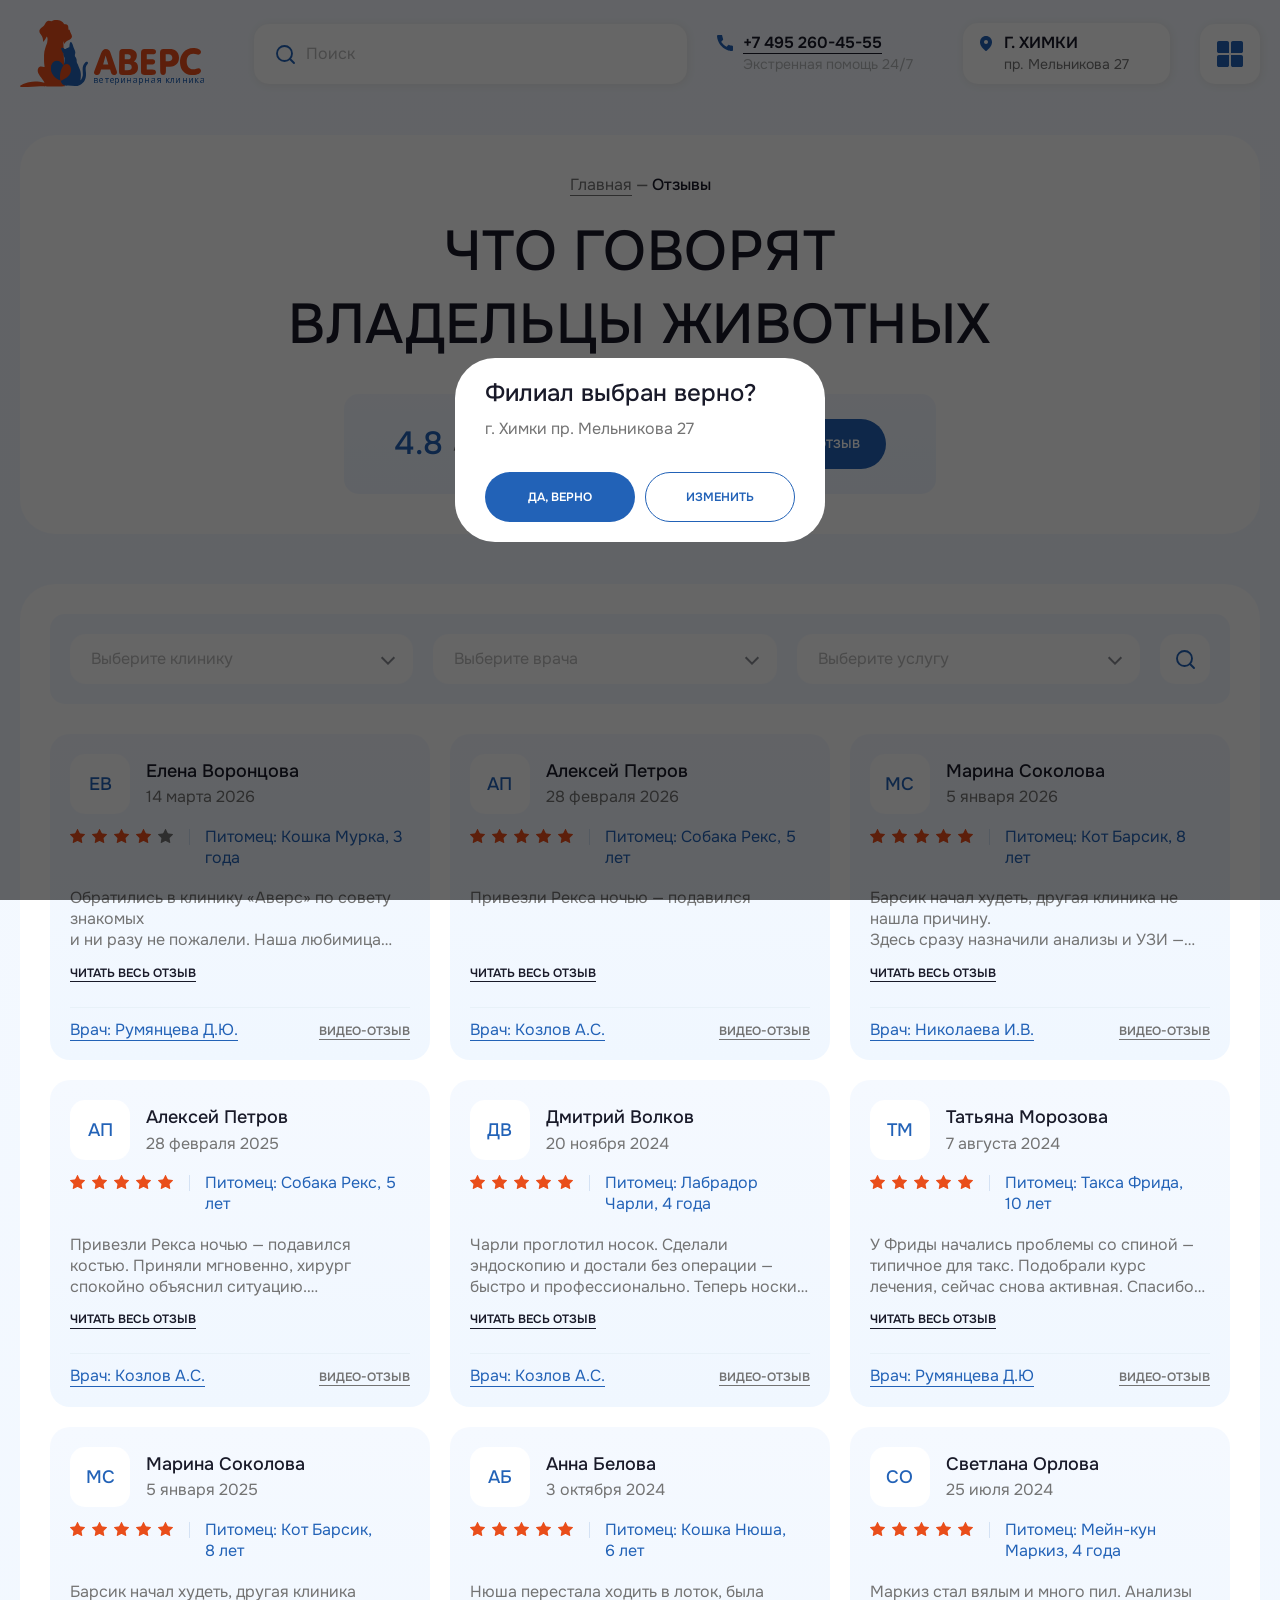
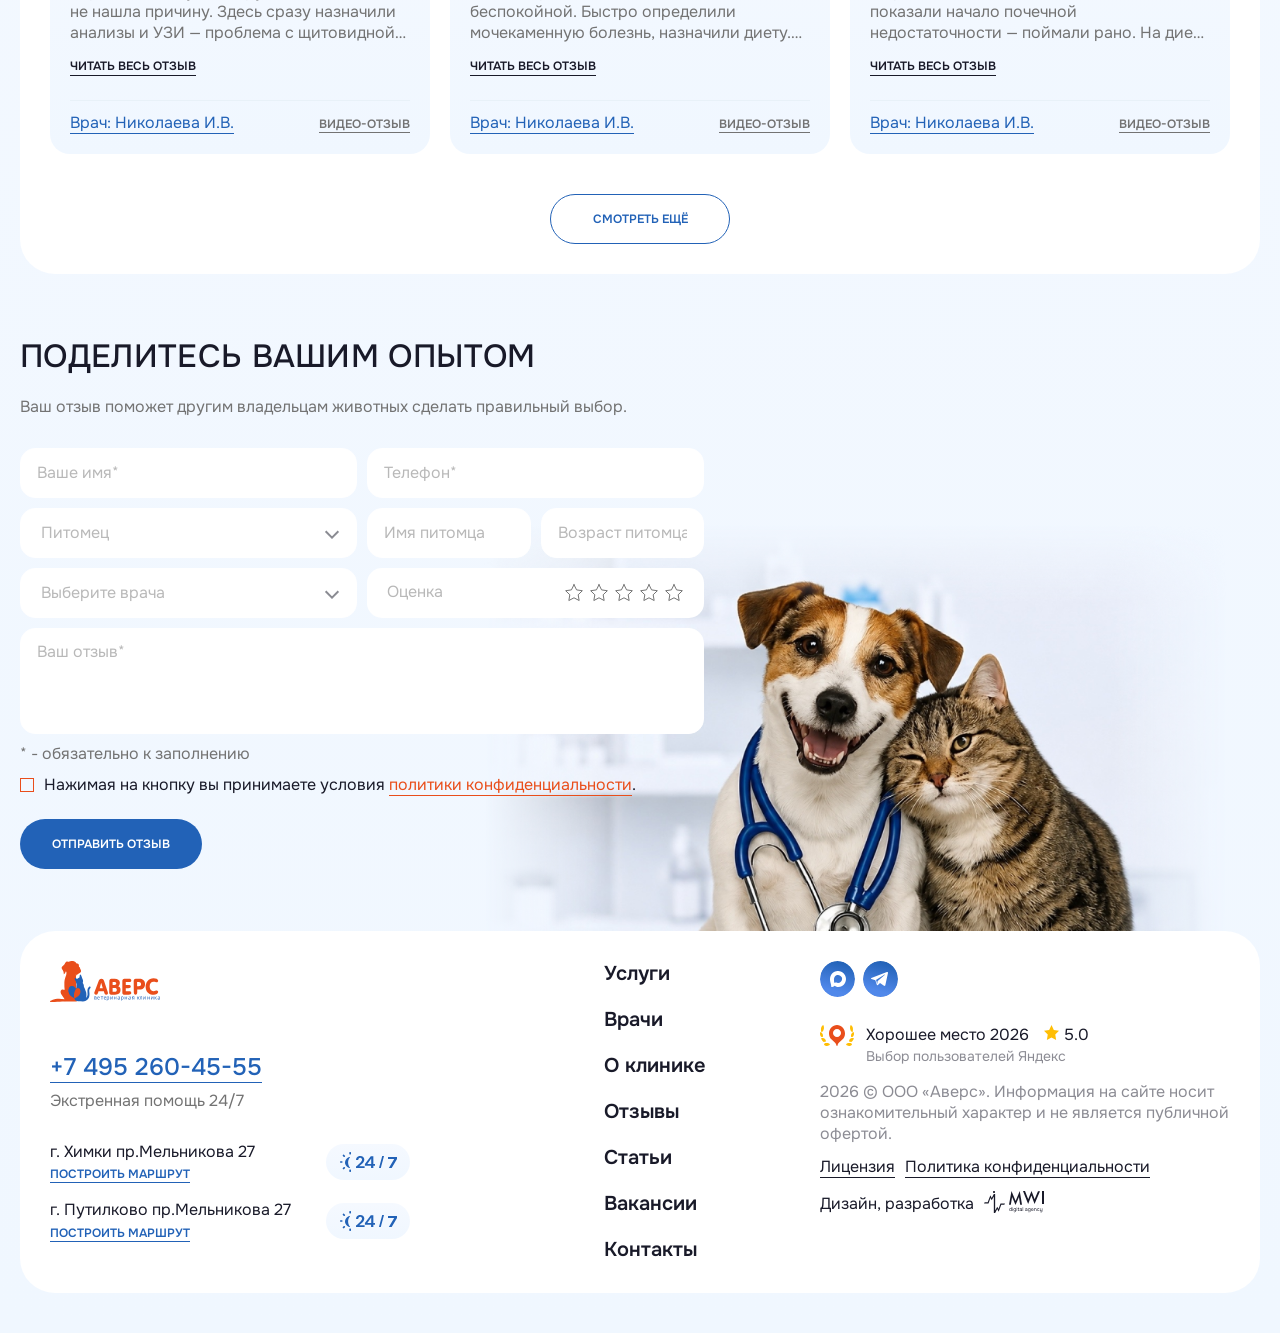
<file: reviews.html>
<!DOCTYPE html>
<html lang="ru">
	<head>
		<meta http-equiv="Content-Type" content="text/html; charset=utf-8">
		<!-- Переключение IE в последнию версию, на случай если в настройках пользователя стоит меньшая -->
		<meta http-equiv="X-UA-Compatible" content="IE=edge">

		<!-- Адаптирование страницы для мобильных устройств -->
		<meta name="viewport" content="width=device-width, initial-scale=1, maximum-scale=1">

		<!-- Запрет распознования номера телефона -->
		<meta name="format-detection" content="telephone=no">
		<meta name="SKYPE_TOOLBAR" content ="SKYPE_TOOLBAR_PARSER_COMPATIBLE">

		<!-- Заголовок страницы -->
		<title>АВЕРС</title>

		<!-- Данное значение часто используют(использовали) поисковые системы -->
		<meta name="description" content="">
		<meta name="keywords" content="">

		<!-- Традиционная иконка сайта, размер 16x16, прозрачность поддерживается. Рекомендуемый формат: .ico или .png -->
		<link rel="shortcut icon" href="favicon.ico">

		<meta name="theme-color" content="#ffffff">

		<link rel="preconnect" href="https://fonts.googleapis.com">
		<link rel="preconnect" href="https://fonts.gstatic.com" crossorigin>
		<link href="https://fonts.googleapis.com/css2?family=Onest:wght@100..900&display=swap" rel="stylesheet">

		<!-- Подключение файлов стилей -->
		<link rel="stylesheet" href="css/swiper-bundle.min.css">
		<link rel="stylesheet" href="css/fancybox.css">
		<link rel="stylesheet" href="css/styles.css">

		<link rel="stylesheet" href="css/response_1699.css" media="(max-width: 1699px)">
		<link rel="stylesheet" href="css/response_1499.css" media="(max-width: 1499px)">
		<link rel="stylesheet" href="css/response_1319.css" media="(max-width: 1319px)">
		<link rel="stylesheet" href="css/response_1199.css" media="(max-width: 1199px)">
		<link rel="stylesheet" href="css/response_1023.css" media="(max-width: 1023px)">
		<link rel="stylesheet" href="css/response_767.css" media="(max-width: 767px)">
		<link rel="stylesheet" href="css/response_479.css" media="(max-width: 479px)">
	</head>
	<body>
		<div class="wrap">
			<div class="main">
				<!-- Шапка -->
				<header class="header">
					<div class="cont">
						<div class="header__flex _flex">
							<div class="header__logo">
								<a href="/">
									<img src="images/logo.svg" alt="">
								</a>
							</div>
							<div class="header-search">
								<form action="" class="header-search__form">
									<div class="header-search__form-flex _flex">
										<input type="text" value="" placeholder="Поиск" id="search-input" autocomplete="off" class="header-search__form-input">
										<button type="reset" class="header-search__form-clear">
											<svg>
												<use xlink:href="images/sprite.svg#close"></use>
											</svg>
										</button>
									</div>

									<div class="header-search__box">
										<div class="header-search__list">
											<div class="header-search__list-item">
												<a href="/" class="header-search__list-link"><b>Вс</b>крытие абсцесса, гематомы, дренирование</a>
											</div>
											<div class="header-search__list-item">
												<a href="/" class="header-search__list-link"><b>Вс</b>крытие абсцесса, гематомы, дренирование</a>
											</div>
											<div class="header-search__list-item">
												<a href="/" class="header-search__list-link"><b>Вс</b>крытие абсцесса, гематомы, дренирование</a>
											</div>
											<div class="header-search__list-item">
												<a href="/" class="header-search__list-link"><b>Вс</b>крытие абсцесса, гематомы, дренирование</a>
											</div>
											<div class="header-search__list-item">
												<a href="/" class="header-search__list-link"><b>Вс</b>крытие абсцесса, гематомы, дренирование</a>
											</div>
											<div class="header-search__list-item">
												<a href="/" class="header-search__list-link"><b>Вс</b>крытие абсцесса, гематомы, дренирование</a>
											</div>
										</div>

										<a href="/" class="header-search__all">Все результаты</a>
									</div>
								</form>
							</div>
							<div class="header__contacts _flex">
								<div class="header__tel">
									<a href="tel:+74952604555"><span>+7 495 260-45-55</span></a>
									<div class="header__tel-desc">Экстренная помощь 24/7</div>
								</div>

								<button type="button" data-content="#choose-filial" class="header__adres modal-btn">
									<div class="header__adres-city">г. Химки</div>
									<div class="header__adres-desc">пр. Мельникова 27</div>
								</button>
							</div>
							
							<button type="button" class="header__burger"></button>
						</div>
					</div>

					<div class="header__block">
						<div class="cont">
							<div class="header__block-bg">
								<div class="header__block-flex _flex">
									<div class="header-search">
										<form action="" class="header-search__form">
											<div class="header-search__form-flex _flex">
												<input type="text" value="" placeholder="Поиск" class="header-search__form-input">
											</div>
										</form>
									</div>
									<nav class="header__menu">
										<div class="header__menu-item">
											<a href="/" class="header__menu-link">Услуги</a>
										</div>
										<div class="header__menu-item">
											<a href="/" class="header__menu-link">Врачи</a>
										</div>
										<div class="header__menu-item">
											<a href="/" class="header__menu-link">О клинике</a>
										</div>
										<div class="header__menu-item">
											<a href="/" class="header__menu-link">Отзывы</a>
										</div>
										<div class="header__menu-item">
											<a href="/" class="header__menu-link">Статьи</a>
										</div>
										<div class="header__menu-item">
											<a href="/" class="header__menu-link">Вакансии</a>
										</div>
										<div class="header__menu-item">
											<a href="/" class="header__menu-link">Контакты</a>
										</div>
									</nav>
									<div class="header__block-coll _flex">
										<div class="header__adreses">
											<div class="header__adreses-item">
												<div class="header__adreses-city">Химки</div>
												<div class="header__adreses-adres">пр. Мельникова 27</div>
												<div class="header__adreses-time">24/7, бесплатная парковка</div>
											</div>
											<div class="header__adreses-item">
												<div class="header__adreses-city">Путилково</div>
												<div class="header__adreses-adres">пр. Мельникова 27</div>
												<div class="header__adreses-time">24/7, бесплатная парковка</div>
											</div>
										</div>
										<div class="header__info">
											<div class="header__info-title">Если питомцу <br>плохо — не ждите</div>
											<div class="header__info-tel">
												<a href="tel:+ 74952604555">
													<span>+ 7 (495) 260-45-55</span>
												</a>
											</div>
											<div class="header__info-time">Экстренная помощь 24/7</div>
											<div class="header__info-btns _flex">
												<a href="/" class="btn-red header__info-btn">
													<span class="btn-red__wrap">
														<span class="btn-red__icon">
															<img data-src="images/ic_zap.svg" src="images/img_plug.png" alt="" class="lazyload">
														</span>
														Срочная помощь
													</span>
												</a>
												<button type="button" data-content="#modal-callback" class="btn-blue header__info-btn modal-btn">
													<span class="btn-blue__wrap">
														<span class="btn-blue__icon">
															<img data-src="images/ic_zap.svg" src="images/img_plug.png" alt="" class="lazyload">
														</span>
														Перезвонить мне
													</span>
												</button>
											</div>
										</div>
									</div>
								</div>
							</div>
						</div>
					</div>
				</header>
				<!-- End Шапка -->

				<section class="page-head">
					<div class="cont _nopad">
						<div class="page-head__bg">
							<div class="breadcrumbs">
								<div class="breadcrumbs__scroll">
									<a href="/">Главная</a> <span class="breadcrumbs_sep">—</span> Отзывы
								</div>
							</div>

							<h1 class="page-title">Что говорят <br>владельцы животных</h1>

							<div class="stats-reviews">
								<div class="stats-reviews__flex _flex">
									<div class="stats-reviews__number"><span>4.8</span> / 5</div>

									<div class="stats-reviews__box">
										<div class="reviews__rating-stars _flex">
											<div class="reviews__rating-star">
												<img data-src="images/star_on.svg" src="images/img_plug.png" alt="" class="lazyload">
											</div>
											<div class="reviews__rating-star">
												<img data-src="images/star_on.svg" src="images/img_plug.png" alt="" class="lazyload">
											</div>
											<div class="reviews__rating-star">
												<img data-src="images/star_on.svg" src="images/img_plug.png" alt="" class="lazyload">
											</div>
											<div class="reviews__rating-star">
												<img data-src="images/star_on.svg" src="images/img_plug.png" alt="" class="lazyload">
											</div>
											<div class="reviews__rating-star">
												<img data-src="images/star_off.svg" src="images/img_plug.png" alt="" class="lazyload">
											</div>
										</div>

										<div class="reviews__rating-stats">более 500 отзывов</div>
									</div>

									<div class="stats-reviews__box-btn">
										<button type="button" data-anchor="#anchor1" class="btn-blue stats-reviews__btn scroll-btn">
											<span class="btn-blue__wrap">
												<span class="btn-blue__icon">
													<img data-src="images/ic_pen.svg" src="images/img_plug.png" alt="" class="lazyload">
												</span>
												Оставить отзыв
											</span>
										</button>
									</div>
								</div>
							</div>
						</div>
					</div>
				</section>

				<section class="reviews _marg">
					<div class="cont _nopad">
						<div class="section-bg">
							<div class="specialists">
								<div class="specialists__top _marg-none">
									<div class="specialists__top-wrap _flex">
										<div class="sorting">
											<form accept="" class="form sorting__form _flex">
												<div class="sorting__item">
													<div class="select-wrap">
														<select>
															<option value="0" data-display="Выберите клинику"></option>
															<option value="1">Терапия</option>
															<option value="2">Хирургия</option>
															<option value="3">Кардиология</option>
															<option value="4">Дерматология</option>
															<option value="5">Офтальмология</option>
															<option value="6">Стоматология</option>
															<option value="7">Неврология</option>
															<option value="8">Лаборатория</option>
															<option value="9">УЗИ-диагностика</option>
															<option value="10">Вакцинация</option>
															<option value="11">Экстренная помощь</option>
														</select>
													</div>
												</div>
												<div class="sorting__item">
													<div class="select-wrap">
														<select>
															<option value="0" data-display="Выберите врача"></option>
															<option value="1">Терапия</option>
															<option value="2">Хирургия</option>
															<option value="3">Кардиология</option>
															<option value="4">Дерматология</option>
															<option value="5">Офтальмология</option>
															<option value="6">Стоматология</option>
															<option value="7">Неврология</option>
															<option value="8">Лаборатория</option>
															<option value="9">УЗИ-диагностика</option>
															<option value="10">Вакцинация</option>
															<option value="11">Экстренная помощь</option>
														</select>
													</div>
												</div>
												<div class="sorting__item">
													<div class="select-wrap">
														<select>
															<option value="0" data-display="Выберите услугу"></option>
															<option value="1">Терапия</option>
															<option value="2">Хирургия</option>
															<option value="3">Кардиология</option>
															<option value="4">Дерматология</option>
															<option value="5">Офтальмология</option>
															<option value="6">Стоматология</option>
															<option value="7">Неврология</option>
															<option value="8">Лаборатория</option>
															<option value="9">УЗИ-диагностика</option>
															<option value="10">Вакцинация</option>
															<option value="11">Экстренная помощь</option>
														</select>
													</div>
												</div>
											</form>
										</div>
										<div class="mini-modal specialists__search">
											<button type="button" class="mini-modal__btn specialists__search-open"></button>
		
											<div class="mini-modal__modal specialists__search-modal">
												<form accept="" class="form-search _flex">
													<input type="text" value="" placeholder="Поиск" class="form-search__input search-input">
	
													<button type="reset" class="form-search__clear search-clear">
														<svg>
															<use xlink:href="images/sprite.svg#close"></use>
														</svg>
													</button>
												</form>
											</div>
										</div>
									</div>
								</div>
							</div>

							<div class="reviews__grid _flex">
								<div class="review">
									<div class="review__wrap">
										<div class="review__top _flex">
											<div class="review__avatar">
												<div class="review__avatar-name">ЕВ</div>
											</div>

											<div class="review__box">
												<div class="review__name">Елена Воронцова</div>

												<div class="review__date">14 марта 2026</div>
											</div>
										</div>

										<div class="review__flex _flex">
											<div class="review-rating">
												<div class="review-rating__stars _flex">
													<div class="review-rating__star">
														<img data-src="images/star_on.svg" src="images/img_plug.png" alt="" class="lazyload">
													</div>
													<div class="review-rating__star">
														<img data-src="images/star_on.svg" src="images/img_plug.png" alt="" class="lazyload">
													</div>
													<div class="review-rating__star">
														<img data-src="images/star_on.svg" src="images/img_plug.png" alt="" class="lazyload">
													</div>
													<div class="review-rating__star">
														<img data-src="images/star_on.svg" src="images/img_plug.png" alt="" class="lazyload">
													</div>
													<div class="review-rating__star">
														<img data-src="images/star_off.svg" src="images/img_plug.png" alt="" class="lazyload">
													</div>
												</div>
											</div>

											<div class="review__pet-info">Питомец: Кошка Мурка, 3 года</div>
										</div>

										<div class="review__desc">
											Обратились в клинику «Аверс» по совету знакомых <br>и ни разу не пожалели. Наша любимица внезапно <br>отказалась от еды и стала очень вялой.
										</div>

										<div class="review__box-btn">
											<button type="button" data-content="#modal-review" class="review__all-btn modal-btn">Читать весь отзыв</button>
										</div>
									</div>

									<div class="review__bot _flex">
										<div class="review__doctor">
											<a href="/">Врач: Румянцева Д.Ю.</a>
										</div>

										<div class="review__bot-btn">
											<a href="/" class="review__btn-video">Видео-отзыв</a>
										</div>
									</div>
								</div>
								<div class="review">
									<div class="review__wrap">
										<div class="review__top _flex">
											<div class="review__avatar">
												<div class="review__avatar-name">АП</div>
											</div>

											<div class="review__box">
												<div class="review__name">Алексей Петров</div>

												<div class="review__date">28 февраля 2026</div>
											</div>
										</div>

										<div class="review__flex _flex">
											<div class="review-rating">
												<div class="review-rating__stars _flex">
													<div class="review-rating__star">
														<img data-src="images/star_on.svg" src="images/img_plug.png" alt="" class="lazyload">
													</div>
													<div class="review-rating__star">
														<img data-src="images/star_on.svg" src="images/img_plug.png" alt="" class="lazyload">
													</div>
													<div class="review-rating__star">
														<img data-src="images/star_on.svg" src="images/img_plug.png" alt="" class="lazyload">
													</div>
													<div class="review-rating__star">
														<img data-src="images/star_on.svg" src="images/img_plug.png" alt="" class="lazyload">
													</div>
													<div class="review-rating__star">
														<img data-src="images/star_on.svg" src="images/img_plug.png" alt="" class="lazyload">
													</div>
												</div>
											</div>

											<div class="review__pet-info">Питомец: Собака Рекс, 5 лет</div>
										</div>

										<div class="review__desc">
											Привезли Рекса ночью — подавился 
										</div>

										<div class="review__box-btn">
											<button type="button" data-content="#modal-review" class="review__all-btn modal-btn">Читать весь отзыв</button>
										</div>
									</div>

									<div class="review__bot _flex">
										<div class="review__doctor">
											<a href="/">Врач: Козлов А.С.</a>
										</div>

										<div class="review__bot-btn">
											<a href="/" class="review__btn-video">Видео-отзыв</a>
										</div>
									</div>
								</div>
								<div class="review">
									<div class="review__wrap">
										<div class="review__top _flex">
											<div class="review__avatar">
												<div class="review__avatar-name">МС</div>
											</div>

											<div class="review__box">
												<div class="review__name">Марина Соколова</div>

												<div class="review__date">5 января 2026</div>
											</div>
										</div>

										<div class="review__flex _flex">
											<div class="review-rating">
												<div class="review-rating__stars _flex">
													<div class="review-rating__star">
														<img data-src="images/star_on.svg" src="images/img_plug.png" alt="" class="lazyload">
													</div>
													<div class="review-rating__star">
														<img data-src="images/star_on.svg" src="images/img_plug.png" alt="" class="lazyload">
													</div>
													<div class="review-rating__star">
														<img data-src="images/star_on.svg" src="images/img_plug.png" alt="" class="lazyload">
													</div>
													<div class="review-rating__star">
														<img data-src="images/star_on.svg" src="images/img_plug.png" alt="" class="lazyload">
													</div>
													<div class="review-rating__star">
														<img data-src="images/star_on.svg" src="images/img_plug.png" alt="" class="lazyload">
													</div>
												</div>
											</div>

											<div class="review__pet-info">Питомец: Кот Барсик, 8 лет</div>
										</div>

										<div class="review__desc">
											Барсик начал худеть, другая клиника не нашла причину. <br>Здесь сразу назначили анализы и УЗИ — проблема <br>с щитовидной. Через месяц кот пришёл в норму.
										</div>

										<div class="review__box-btn">
											<button type="button" data-content="#modal-review" class="review__all-btn modal-btn">Читать весь отзыв</button>
										</div>
									</div>

									<div class="review__bot _flex">
										<div class="review__doctor">
											<a href="/">Врач: Николаева И.В.</a>
										</div>

										<div class="review__bot-btn">
											<a href="/" class="review__btn-video">Видео-отзыв</a>
										</div>
									</div>
								</div>
								<div class="review">
									<div class="review__wrap">
										<div class="review__top _flex">
											<div class="review__avatar">
												<div class="review__avatar-name">АП</div>
											</div>

											<div class="review__box">
												<div class="review__name">Алексей Петров</div>

												<div class="review__date">28 февраля 2025</div>
											</div>
										</div>

										<div class="review__flex _flex">
											<div class="review-rating">
												<div class="review-rating__stars _flex">
													<div class="review-rating__star">
														<img data-src="images/star_on.svg" src="images/img_plug.png" alt="" class="lazyload">
													</div>
													<div class="review-rating__star">
														<img data-src="images/star_on.svg" src="images/img_plug.png" alt="" class="lazyload">
													</div>
													<div class="review-rating__star">
														<img data-src="images/star_on.svg" src="images/img_plug.png" alt="" class="lazyload">
													</div>
													<div class="review-rating__star">
														<img data-src="images/star_on.svg" src="images/img_plug.png" alt="" class="lazyload">
													</div>
													<div class="review-rating__star">
														<img data-src="images/star_on.svg" src="images/img_plug.png" alt="" class="lazyload">
													</div>
												</div>
											</div>

											<div class="review__pet-info">Питомец: Собака Рекс, 5 лет</div>
										</div>

										<div class="review__desc">
											Привезли Рекса ночью — подавился костью. Приняли мгновенно, хирург спокойно объяснил ситуацию. Через час всё было позади, пёс уже утром бегал.
										</div>

										<div class="review__box-btn">
											<button type="button" data-content="#modal-review" class="review__all-btn modal-btn">Читать весь отзыв</button>
										</div>
									</div>

									<div class="review__bot _flex">
										<div class="review__doctor">
											<a href="/">Врач: Козлов А.С.</a>
										</div>

										<div class="review__bot-btn">
											<a href="/" class="review__btn-video">Видео-отзыв</a>
										</div>
									</div>
								</div>
								<div class="review">
									<div class="review__wrap">
										<div class="review__top _flex">
											<div class="review__avatar">
												<div class="review__avatar-name">ДВ</div>
											</div>

											<div class="review__box">
												<div class="review__name">Дмитрий Волков</div>

												<div class="review__date">20 ноября 2024</div>
											</div>
										</div>

										<div class="review__flex _flex">
											<div class="review-rating">
												<div class="review-rating__stars _flex">
													<div class="review-rating__star">
														<img data-src="images/star_on.svg" src="images/img_plug.png" alt="" class="lazyload">
													</div>
													<div class="review-rating__star">
														<img data-src="images/star_on.svg" src="images/img_plug.png" alt="" class="lazyload">
													</div>
													<div class="review-rating__star">
														<img data-src="images/star_on.svg" src="images/img_plug.png" alt="" class="lazyload">
													</div>
													<div class="review-rating__star">
														<img data-src="images/star_on.svg" src="images/img_plug.png" alt="" class="lazyload">
													</div>
													<div class="review-rating__star">
														<img data-src="images/star_on.svg" src="images/img_plug.png" alt="" class="lazyload">
													</div>
												</div>
											</div>

											<div class="review__pet-info">Питомец: Лабрадор Чарли, 4 года</div>
										</div>

										<div class="review__desc">
											Чарли проглотил носок. Сделали эндоскопию и достали без операции — быстро и профессионально. Теперь носки прячем, а клинику рекомендуем всем знакомым.
										</div>

										<div class="review__box-btn">
											<button type="button" data-content="#modal-review" class="review__all-btn modal-btn">Читать весь отзыв</button>
										</div>
									</div>

									<div class="review__bot _flex">
										<div class="review__doctor">
											<a href="/">Врач: Козлов А.С.</a>
										</div>

										<div class="review__bot-btn">
											<a href="/" class="review__btn-video">Видео-отзыв</a>
										</div>
									</div>
								</div>
								<div class="review">
									<div class="review__wrap">
										<div class="review__top _flex">
											<div class="review__avatar">
												<div class="review__avatar-name">ТМ</div>
											</div>

											<div class="review__box">
												<div class="review__name">Татьяна Морозова</div>

												<div class="review__date">7 августа 2024</div>
											</div>
										</div>

										<div class="review__flex _flex">
											<div class="review-rating">
												<div class="review-rating__stars _flex">
													<div class="review-rating__star">
														<img data-src="images/star_on.svg" src="images/img_plug.png" alt="" class="lazyload">
													</div>
													<div class="review-rating__star">
														<img data-src="images/star_on.svg" src="images/img_plug.png" alt="" class="lazyload">
													</div>
													<div class="review-rating__star">
														<img data-src="images/star_on.svg" src="images/img_plug.png" alt="" class="lazyload">
													</div>
													<div class="review-rating__star">
														<img data-src="images/star_on.svg" src="images/img_plug.png" alt="" class="lazyload">
													</div>
													<div class="review-rating__star">
														<img data-src="images/star_on.svg" src="images/img_plug.png" alt="" class="lazyload">
													</div>
												</div>
											</div>

											<div class="review__pet-info">Питомец: Такса Фрида, 10 лет</div>
										</div>

										<div class="review__desc">
											У Фриды начались проблемы со спиной — типичное для такс. Подобрали курс лечения, сейчас снова активная. Спасибо за терпение — такса у нас характерная.
										</div>

										<div class="review__box-btn">
											<button type="button" data-content="#modal-review" class="review__all-btn modal-btn">Читать весь отзыв</button>
										</div>
									</div>

									<div class="review__bot _flex">
										<div class="review__doctor">
											<a href="/">Врач: Румянцева Д.Ю</a>
										</div>

										<div class="review__bot-btn">
											<a href="/" class="review__btn-video">Видео-отзыв</a>
										</div>
									</div>
								</div>
								<div class="review">
									<div class="review__wrap">
										<div class="review__top _flex">
											<div class="review__avatar">
												<div class="review__avatar-name">МС</div>
											</div>

											<div class="review__box">
												<div class="review__name">Марина Соколова</div>

												<div class="review__date">5 января 2025</div>
											</div>
										</div>

										<div class="review__flex _flex">
											<div class="review-rating">
												<div class="review-rating__stars _flex">
													<div class="review-rating__star">
														<img data-src="images/star_on.svg" src="images/img_plug.png" alt="" class="lazyload">
													</div>
													<div class="review-rating__star">
														<img data-src="images/star_on.svg" src="images/img_plug.png" alt="" class="lazyload">
													</div>
													<div class="review-rating__star">
														<img data-src="images/star_on.svg" src="images/img_plug.png" alt="" class="lazyload">
													</div>
													<div class="review-rating__star">
														<img data-src="images/star_on.svg" src="images/img_plug.png" alt="" class="lazyload">
													</div>
													<div class="review-rating__star">
														<img data-src="images/star_on.svg" src="images/img_plug.png" alt="" class="lazyload">
													</div>
												</div>
											</div>

											<div class="review__pet-info">Питомец: Кот Барсик, 8 лет</div>
										</div>

										<div class="review__desc">
											Барсик начал худеть, другая клиника не нашла причину. Здесь сразу назначили анализы и УЗИ — проблема с щитовидной. Через месяц кот пришёл в норму.
										</div>

										<div class="review__box-btn">
											<button type="button" data-content="#modal-review" class="review__all-btn modal-btn">Читать весь отзыв</button>
										</div>
									</div>

									<div class="review__bot _flex">
										<div class="review__doctor">
											<a href="/">Врач: Николаева И.В.</a>
										</div>

										<div class="review__bot-btn">
											<a href="/" class="review__btn-video">Видео-отзыв</a>
										</div>
									</div>
								</div>
								<div class="review">
									<div class="review__wrap">
										<div class="review__top _flex">
											<div class="review__avatar">
												<div class="review__avatar-name">АБ</div>
											</div>

											<div class="review__box">
												<div class="review__name">Анна Белова</div>

												<div class="review__date">3 октября 2024</div>
											</div>
										</div>

										<div class="review__flex _flex">
											<div class="review-rating">
												<div class="review-rating__stars _flex">
													<div class="review-rating__star">
														<img data-src="images/star_on.svg" src="images/img_plug.png" alt="" class="lazyload">
													</div>
													<div class="review-rating__star">
														<img data-src="images/star_on.svg" src="images/img_plug.png" alt="" class="lazyload">
													</div>
													<div class="review-rating__star">
														<img data-src="images/star_on.svg" src="images/img_plug.png" alt="" class="lazyload">
													</div>
													<div class="review-rating__star">
														<img data-src="images/star_on.svg" src="images/img_plug.png" alt="" class="lazyload">
													</div>
													<div class="review-rating__star">
														<img data-src="images/star_on.svg" src="images/img_plug.png" alt="" class="lazyload">
													</div>
												</div>
											</div>

											<div class="review__pet-info">Питомец: Кошка Нюша, 6 лет</div>
										</div>

										<div class="review__desc">
											Нюша перестала ходить в лоток, была беспокойной. Быстро определили мочекаменную болезнь, назначили диету. Через две недели всё пришло в норму.
										</div>

										<div class="review__box-btn">
											<button type="button" data-content="#modal-review" class="review__all-btn modal-btn">Читать весь отзыв</button>
										</div>
									</div>

									<div class="review__bot _flex">
										<div class="review__doctor">
											<a href="/">Врач: Николаева И.В.</a>
										</div>

										<div class="review__bot-btn">
											<a href="/" class="review__btn-video">Видео-отзыв</a>
										</div>
									</div>
								</div>
								<div class="review">
									<div class="review__wrap">
										<div class="review__top _flex">
											<div class="review__avatar">
												<div class="review__avatar-name">СО</div>
											</div>

											<div class="review__box">
												<div class="review__name">Светлана Орлова</div>

												<div class="review__date">25 июля 2024</div>
											</div>
										</div>

										<div class="review__flex _flex">
											<div class="review-rating">
												<div class="review-rating__stars _flex">
													<div class="review-rating__star">
														<img data-src="images/star_on.svg" src="images/img_plug.png" alt="" class="lazyload">
													</div>
													<div class="review-rating__star">
														<img data-src="images/star_on.svg" src="images/img_plug.png" alt="" class="lazyload">
													</div>
													<div class="review-rating__star">
														<img data-src="images/star_on.svg" src="images/img_plug.png" alt="" class="lazyload">
													</div>
													<div class="review-rating__star">
														<img data-src="images/star_on.svg" src="images/img_plug.png" alt="" class="lazyload">
													</div>
													<div class="review-rating__star">
														<img data-src="images/star_on.svg" src="images/img_plug.png" alt="" class="lazyload">
													</div>
												</div>
											</div>

											<div class="review__pet-info">Питомец: Мейн-кун Маркиз, 4 года</div>
										</div>

										<div class="review__desc">
											Маркиз стал вялым и много пил. Анализы показали начало почечной недостаточности — поймали рано. На диете и терапии чувствует себя отлично.
										</div>

										<div class="review__box-btn">
											<button type="button" data-content="#modal-review" class="review__all-btn modal-btn">Читать весь отзыв</button>
										</div>
									</div>

									<div class="review__bot _flex">
										<div class="review__doctor">
											<a href="/">Врач: Николаева И.В.</a>
										</div>

										<div class="review__bot-btn">
											<a href="/" class="review__btn-video">Видео-отзыв</a>
										</div>
									</div>
								</div>
							</div>

							<div class="wrap-btn">
								<a href="/" class="btn-border btn-border_width">Смотреть ещё</a>
							</div>
						</div>
					</div>
				</section>


				<section class="main-form main-form_bot" id="anchor1">
					<div class="cont">
						<div class="main-form__wrap">
							<div class="main-form__box">
								<form action="" class="form main-form__form">
									<div class="main-title">Поделитесь вашим опытом</div>

									<div class="main-form__desc">Ваш отзыв поможет другим владельцам животных сделать правильный выбор.</div>

									<div class="form__flex _flex">
										<div class="form__line">
											<div class="form__field">
												<input type="text" value="" placeholder="Ваше имя*" class="form__input">
											</div>
										</div>
										<div class="form__line">
											<div class="form__field">
												<input type="tel" value="" name="" placeholder="Телефон*" data-mask="+7 (999) 999-99-99" class="form__input">
											</div>
										</div>
										<div class="form__line">
											<div class="select-wrap">
												<select>
													<option value="0" data-display="Питомец"></option>
													<option value="1">Вариант 1</option>
													<option value="2">Вариант 2</option>
													<option value="3">Вариант 3</option>
													<option value="4">Вариант 4</option>
													<option value="5">Вариант 5</option>
												</select>
											</div>
										</div>
										<div class="form__line _flex">
											<div class="form__line-item">
												<div class="form__field">
													<input type="text" value="" name="" placeholder="Имя питомца" class="form__input">
												</div>
											</div>
											<div class="form__line-item">
												<div class="form__field">
													<input type="text" value="" name="" placeholder="Возраст питомца" class="form__input">
												</div>
											</div>
										</div>
										<div class="form__line">
											<div class="select-wrap">
												<select>
													<option value="0" data-display="Выберите врача"></option>
													<option value="1">Вариант 1</option>
													<option value="2">Вариант 2</option>
													<option value="3">Вариант 3</option>
													<option value="4">Вариант 4</option>
													<option value="5">Вариант 5</option>
												</select>
											</div>
										</div>
										<div class="form__line">
											<div class="rating _flex">
												<div class="rating__label">Оценка</div>

												<div class="rating-js rating__stars">
													<div class="rating-js__star">
														<input name="adv1" type="radio" class="wow" value="1">
														<input name="adv1" type="radio" class="wow" value="2">
														<input name="adv1" type="radio" class="wow" value="3">
														<input name="adv1" type="radio" class="wow" value="4">
														<input name="adv1" type="radio" class="wow" value="5">
													</div>
												</div>
											</div>
										</div>
									</div>

									<div class="form__line">
										<div class="form__field">
											<textarea placeholder="Ваш отзыв*" class="form__textarea"></textarea>
										</div>
									</div>

									<div class="form__line">
										<div class="form__note">* - обязательно к заполнению</div>
									</div>

									<div class="checkbox form__agree">
										<label class="checkbox__label">
											<input type="checkbox" name="">
				
											<span class="checkbox__text">
												Нажимая на кнопку вы принимаете условия <a href="/" target="_blank">политики конфиденциальности</a>.
											</span>
										</label>
									</div>

									<div class="form__submit">
										<button type="submit" class="btn-blue">Отправить отзыв</button>
									</div>
								</form>

								<div class="request-sent form-success">
									<div class="request-sent__box">
										<div class="request-sent__icon"></div>

										<div class="main-title">Спасибо за отзыв!</div>
									</div>
								</div>
							</div>

							<div class="main-form__bg main-form__bg_bot">
								<img data-src="images/main_form_img2.png" src="images/img_plug.png" alt="" class="lazyload">
							</div>
						</div>
					</div>
				</section>
			</div>


			<footer class="footer _marg">
				<div class="cont _nopad">
					<div class="section-bg">
						<div class="footer__flex _flex">
							<div class="footer__coll">
								<div class="footer__logo">
									<a href="/">
										<img src="images/logo.svg" alt="">
									</a>
								</div>

								<div class="footer__tel">
									<a href="tel:+74952604555">
										<span>+7 495 260-45-55</span>
									</a>
								</div>
								<div class="footer__time">Экстренная помощь 24/7</div>

								<div class="footer__adreses">
									<div class="footer__adres _flex">
										<div class="footer__adres-box">
											<div class="footer__adres-name">г. Химки пр.Мельникова 27</div>
											<div class="footer__adres-link">
												<a href="/">Построить маршрут</a>
											</div>
										</div>
										<div class="footer__adres-time">
											<img data-src="images/time_work.svg" src="images/img_plug.png" alt="" class="lazyload">
										</div>
									</div>
									<div class="footer__adres _flex">
										<div class="footer__adres-box">
											<div class="footer__adres-name">г. Путилково пр.Мельникова 27</div>
											<div class="footer__adres-link">
												<a href="/">Построить маршрут</a>
											</div>
										</div>
										<div class="footer__adres-time">
											<img data-src="images/time_work.svg" src="images/img_plug.png" alt="" class="lazyload">
										</div>
									</div>
								</div>
							</div>

							<div class="footer__menu">
								<div class="footer__menu-item">
									<a href="/" class="footer__menu-link">Услуги</a>
								</div>
								<div class="footer__menu-item">
									<a href="/" class="footer__menu-link">Врачи</a>
								</div>
								<div class="footer__menu-item">
									<a href="/" class="footer__menu-link">О клинике</a>
								</div>
								<div class="footer__menu-item">
									<a href="/" class="footer__menu-link">Отзывы</a>
								</div>
								<div class="footer__menu-item">
									<a href="/" class="footer__menu-link">Статьи</a>
								</div>
								<div class="footer__menu-item">
									<a href="/" class="footer__menu-link">Вакансии</a>
								</div>
								<div class="footer__menu-item">
									<a href="/" class="footer__menu-link">Контакты</a>
								</div>
							</div>

							<div class="footer__colr">
								<div class="footer__socials _flex">
									<a href="/" class="footer__socials-item">
										<img data-src="images/ic_soc1.svg" src="images/img_plug.png" alt="" class="lazyload">
									</a>
									<a href="/" class="footer__socials-item">
										<img data-src="images/ic_soc2.svg" src="images/img_plug.png" alt="" class="lazyload">
									</a>
								</div>

								<div class="footer__yn _flex">
									<div class="footer__yn-icon">
										<img data-src="images/rev_yn.svg" src="images/img_plug.png" alt="" class="lazyload">
									</div>

									<div class="footer__yn-box">
										<div class="footer__yn-top _flex">
											<div class="footer__yn-info">Хорошее место 2026</div>
											<div class="footer__yn-star">5.0</div>
										</div>

										<div class="footer__yn-desc">Выбор пользователей Яндекс</div>
									</div>
								</div>

								<div class="footer__copy">2026 &copy; ООО «Аверс». Информация на сайте носит <br>ознакомительный характер и не является публичной офертой.</div>

								<div class="footer__links _flex">
									<a href="/">Лицензия</a>
									<a href="/">Политика конфиденциальности</a>
								</div>

								<div class="footer__creator _flex">
									<div class="footer__creator-desc">Дизайн, разработка</div>

									<a href="/" class="footer__creator-img">
										<img src="images/logo_creator.svg" alt="">
									</a>
								</div>
							</div>
						</div>
					</div>
				</div>
			</footer>
		</div>

		<div class="supports-error">
			Ваш браузер устарел рекомендуем обновить его до последней версии<br> или использовать другой более современный.
		</div>

		<div id="modal-filial" class="modal modal-small modal-filial">
			<div class="modal__box filial">
				<div class="filial__title">Филиал выбран верно?</div>
				<div class="filial__adres">г. Химки пр. Мельникова 27</div>

				<div class="filial__btns _flex">
					<button type="button" class="btn-blue filial__btn modal-close">Да, верно</button>
					<button type="button" data-content="#choose-filial" class="btn-border filial__btn modal-btn">Изменить</button>
				</div>
			</div>
		</div>

		<div id="choose-filial" class="modal modal-small">
			<div class="modal__box choose-filial">
				<div class="choose-filial__title">Выберите филиал</div>

				<form action="" class="form">
					<div class="radios">
						<div class="radio">
							<label class="radio__label">
								<input type="radio" name="filial" checked>

								<span class="radio__box">
									<span class="radio__name">Химки</span>
									<span class="radio__adres">пр. Мельникова 27</span>
									<span class="radio__time">24/7, бесплатная парковка</span>
								</span>
							</label>
						</div>
						<div class="radio">
							<label class="radio__label">
								<input type="radio" name="filial" checked>

								<span class="radio__box">
									<span class="radio__name">Путилково</span>
									<span class="radio__adres">г. Путилково пр. Мельникова 27</span>
									<span class="radio__time">24/7, бесплатная парковка</span>
								</span>
							</label>
						</div>
					</div>

					<div class="choose-filial__btn">
						<button type="submit" class="btn-blue">Подтвердить</button>
					</div>
				</form>
			</div>
		</div>

		<div id="modal-stock" class="modal modal-form">
			<form action="" class="modal__box form">
				<div class="modal-form__top-title">АКЦИЯ</div>

				<div class="modal__title">-35% на чекап для собак и кошек</div>

				<div class="modal-form__action">Действует до 31 августа 2025</div>

				<div class="modal-form__desc">Суперскидка на первичный приём хирурга, анализы и саму операцию в обоих филиалах Аверс. В стоимость чекапа входит: осмотр терапевта, клинический анализ крови, биохимический анализ крови, анализ мочи, УЗИ брюшной полости.</div>

				<div class="modal-form__info">
					<div class="modal-form__title">Что входит:</div>

					<ul class="modal-form__list">
						<li>Осмотр терапевта</li>
						<li>Клинический анализ крови</li>
						<li>Биохимический анализ крови</li>
						<li>Анализ мочи</li>
						<li>УЗИ брюшной полости</li>
					</ul>
				</div>

				<div class="modal-form__choice">
					<div class="modal-form__title">Выберите филиал:</div>

					<div class="global-icons _flex">
						<div class="global-icon">
							<label class="global-icon__label" data-del="#city1">
								<input type="radio" name="city" checked>

								<span class="global-icon__box">
									<span class="global-icon__name">г. Химки</span>
									<span class="global-icon__adres">пр. Мельникова 27</span>
								</span>
							</label>
						</div>
						<div class="global-icon">
							<label class="global-icon__label" data-del="#city2">
								<input type="radio" name="city">

								<span class="global-icon__box">
									<span class="global-icon__name">г. Путилково</span>
									<span class="global-icon__adres">пр. Мельникова 27</span>
								</span>
							</label>
						</div>
					</div>
				</div>

				<div class="modal-form__bot">
					<div class="modal-form__bot-flex _flex">
						<div class="modal-form__prices">
							<div class="modal-form__price-old">10 000 <i class="rub">*</i></div>

							<div class="modal-form__price">от 6 500 <i class="rub">*</i></div>
						</div>

						<div class="modal-form__btn">
							<button type="submit" data-content="#modal-signUp" class="btn-blue modal-btn">
								<span class="btn-blue__wrap">
									<span class="btn-blue__icon">
										<img data-src="images/ic_calendar.svg" src="images/img_plug.png" alt="" class="lazyload">
									</span>
									Записать питомца
								</span>
							</button>
						</div>
					</div>
				</div>
			</form>
		</div>

		<div id="modal-review" class="modal modal-review">
			<div class="modal__box">
				<div class="review">
					<div class="review__top _flex">
						<div class="review__avatar">
							<div class="review__avatar-name">ЕВ</div>
						</div>

						<div class="review__box">
							<div class="review__name">Елена Воронцова</div>

							<div class="review__date">14 марта 2026</div>
						</div>
					</div>

					<div class="review__flex _flex">
						<div class="review-rating">
							<div class="review-rating__stars _flex">
								<div class="review-rating__star">
									<img data-src="images/star_on.svg" src="images/img_plug.png" alt="" class="lazyload">
								</div>
								<div class="review-rating__star">
									<img data-src="images/star_on.svg" src="images/img_plug.png" alt="" class="lazyload">
								</div>
								<div class="review-rating__star">
									<img data-src="images/star_on.svg" src="images/img_plug.png" alt="" class="lazyload">
								</div>
								<div class="review-rating__star">
									<img data-src="images/star_on.svg" src="images/img_plug.png" alt="" class="lazyload">
								</div>
								<div class="review-rating__star">
									<img data-src="images/star_on.svg" src="images/img_plug.png" alt="" class="lazyload">
								</div>
							</div>
						</div>

						<div class="review__pet-info">Питомец: Кошка Мурка, 3 года</div>
					</div>

					<div class="text-block review__text">
						<p>Обратились в клинику «Аверс» по совету знакомых и ни разу не пожалели. Наша любимица внезапно отказалась от еды и стала очень вялой. Нас приняли без задержек, очень бережно и профессионально провели первичный осмотр.</p>

						<p>Врач Дарья Юрьевна сразу назначила необходимые анализы и сама сделала УЗИ, детально комментируя каждый шаг, чтобы мы не паниковали. Очень подкупило теплое, человеческое отношение и искренняя забота о животном.</p>

						<p>Уже на следующий день после начала лечения кошке стало заметно лучше, вернулся аппетит! Огромное спасибо всему персоналу клиники за ваш нелегкий труд и профессионализм. Теперь только к вам!</p>
					</div>

					<div class="review__bot">
						<div class="review__doctor">
							<a href="/">Врач: Румянцева Д.Ю.</a>
						</div>
					</div>
				</div>
			</div>
		</div>

		<div id="modal-callback" class="modal modal-form">
			<form action="" class="modal__box form">
				<div class="modal__title">Перезвоните мне</div>

				<div class="modal-form__desc">Оставьте номер — мы перезвоним в течение 5 минут</div>

				<div class="modal-form__form">
					<div class="form__line">
						<div class="form__field">
							<input type="text" value="" placeholder="Ваше имя" class="form__input">
						</div>
					</div>
					<div class="form__line">
						<div class="form__field">
							<input type="tel" value="" name="" placeholder="+7 (999) 000-00-00" data-mask="+7 (999) 999-99-99" class="form__input">
						</div>
					</div>
					<div class="form__line">
						<div class="select-wrap">
							<select>
								<option value="0" data-display="Удобное время для звонка"></option>
								<option value="1">08:00</option>
								<option value="2">08:30</option>
								<option value="3">09:00</option>
								<option value="4">09:30</option>
								<option value="5">10:00</option>
								<option value="6">10:30</option>
								<option value="7">11:00</option>
								<option value="8">11:30</option>
								<option value="9">14:00</option>
								<option value="10">14:30</option>
								<option value="11">15:00</option>
							</select>
						</div>
					</div>
				</div>

				<div class="checkbox form__agree modal-form__agree">
					<label class="checkbox__label">
						<input type="checkbox" name="">

						<span class="checkbox__text">
							Нажимая на кнопку вы принимаете условия <br><a href="/" target="_blank">политики конфиденциальности</a>.
						</span>
					</label>
				</div>

				<div class="modal-form__submit">
					<button type="submit" class="btn-blue modal-form__submit-btn">Перезвонить мне</button>
				</div>
			</form>
		</div>

		<!-- Подключение javascript файлов -->
		<script src="js/jquery-3.5.0.min.js"></script>

		<script src="js/swiper-bundle.min.js"></script>
		<script src="js/fancybox.js"></script>
		<script src="js/inputmask.min.js"></script>
		<script src="js/nice-select.js"></script>
		<script src="js/jquery.rating.pack.js"></script>
		<script src="https://api-maps.yandex.ru/2.0/?load=package.standard,package.geoObjects&amp;lang=ru-RU"></script>

		<script src="js/functions.js"></script>
		<script src="js/scripts.js"></script>
	</body>
</html>
</file>
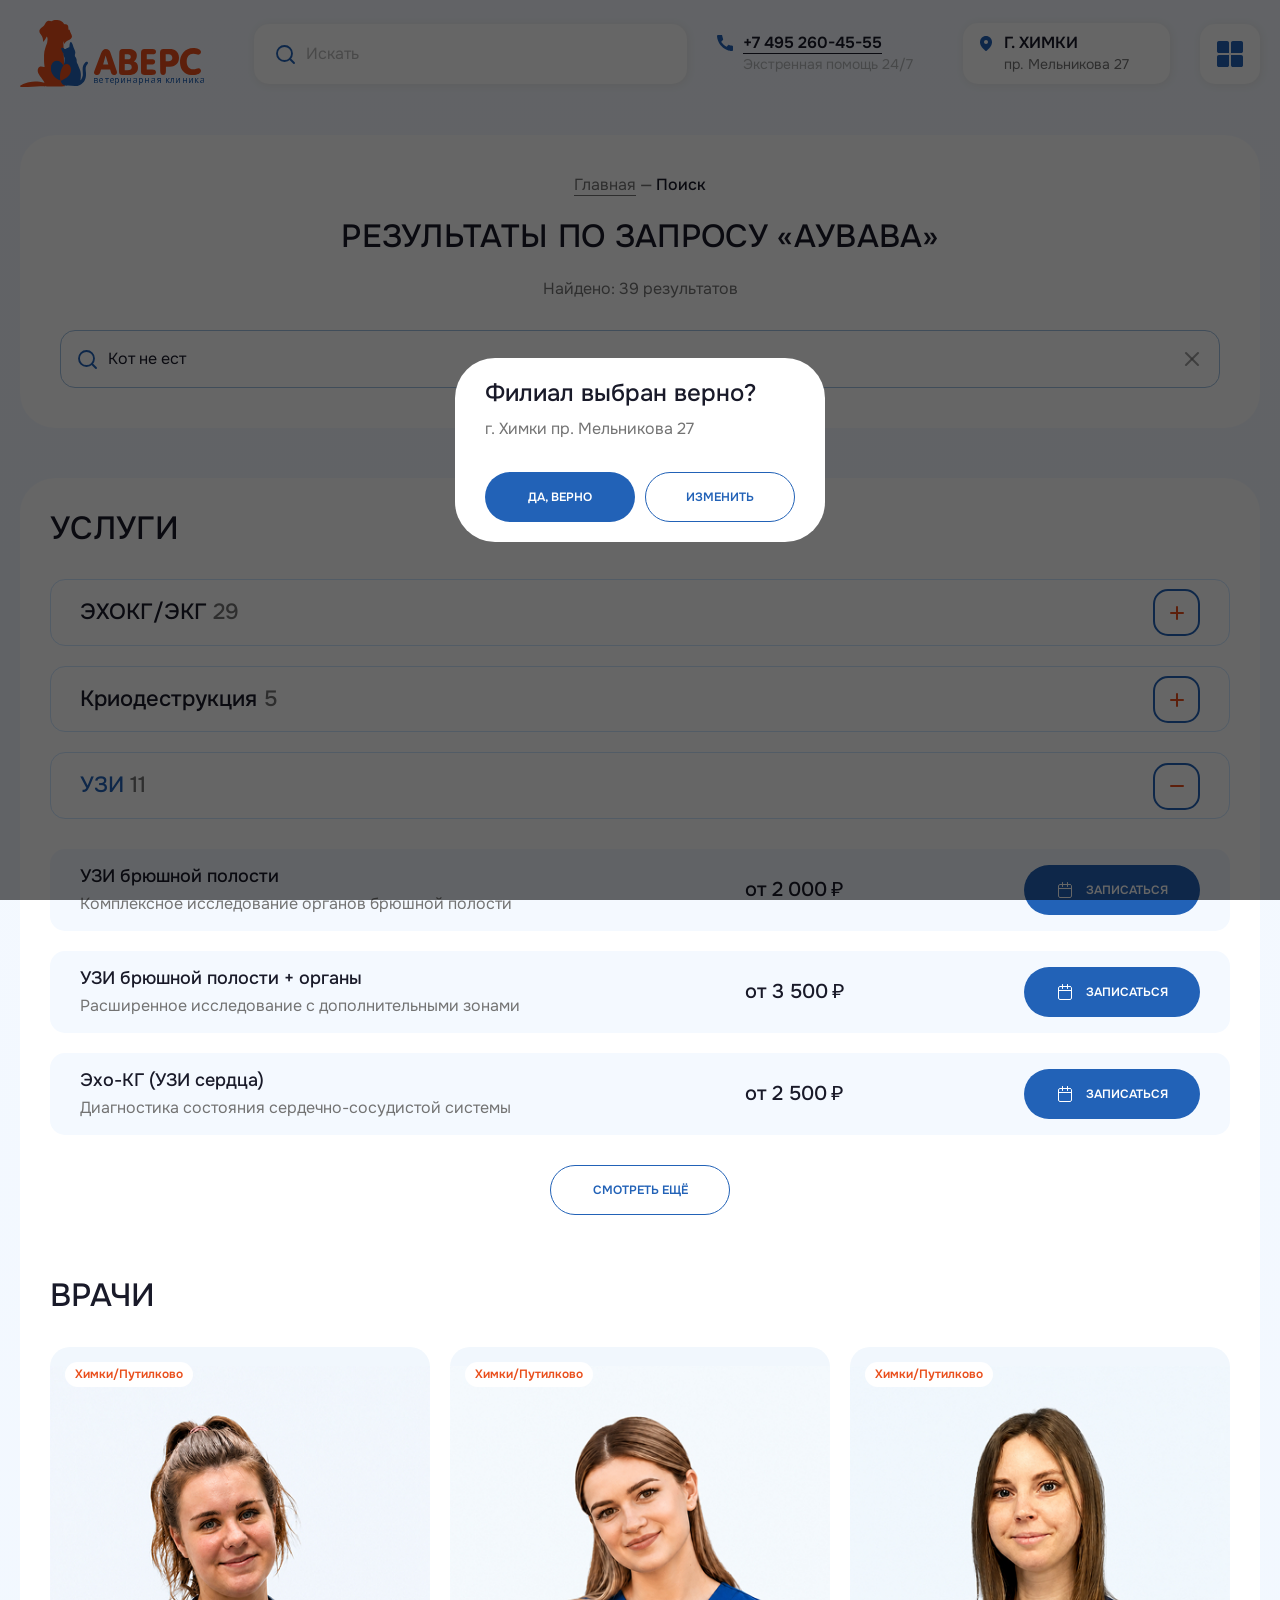
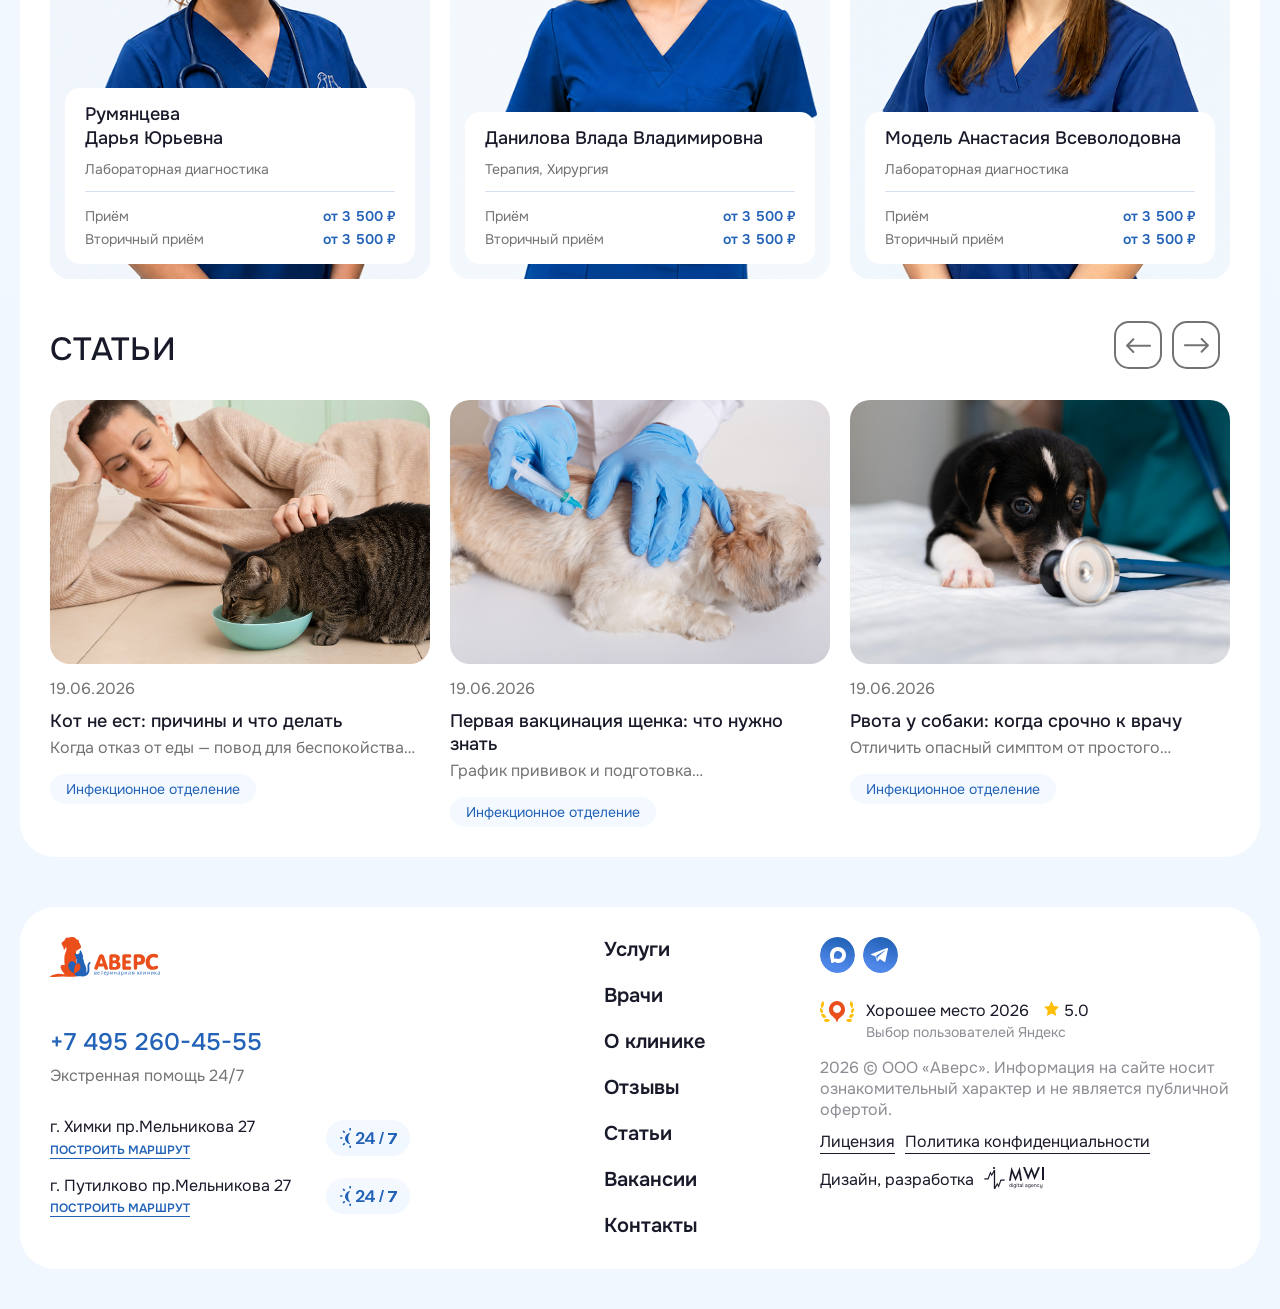
<file: search.html>
<!DOCTYPE html>
<html lang="ru">
	<head>
		<meta http-equiv="Content-Type" content="text/html; charset=utf-8">
		<!-- Переключение IE в последнию версию, на случай если в настройках пользователя стоит меньшая -->
		<meta http-equiv="X-UA-Compatible" content="IE=edge">

		<!-- Адаптирование страницы для мобильных устройств -->
		<meta name="viewport" content="width=device-width, initial-scale=1, maximum-scale=1">

		<!-- Запрет распознования номера телефона -->
		<meta name="format-detection" content="telephone=no">
		<meta name="SKYPE_TOOLBAR" content ="SKYPE_TOOLBAR_PARSER_COMPATIBLE">

		<!-- Заголовок страницы -->
		<title>АВЕРС</title>

		<!-- Данное значение часто используют(использовали) поисковые системы -->
		<meta name="description" content="">
		<meta name="keywords" content="">

		<!-- Традиционная иконка сайта, размер 16x16, прозрачность поддерживается. Рекомендуемый формат: .ico или .png -->
		<link rel="shortcut icon" href="favicon.ico">

		<meta name="theme-color" content="#ffffff">

		<link rel="preconnect" href="https://fonts.googleapis.com">
		<link rel="preconnect" href="https://fonts.gstatic.com" crossorigin>
		<link href="https://fonts.googleapis.com/css2?family=Onest:wght@100..900&display=swap" rel="stylesheet">

		<!-- Подключение файлов стилей -->
		<link rel="stylesheet" href="css/swiper-bundle.min.css">
		<link rel="stylesheet" href="css/fancybox.css">
		<link rel="stylesheet" href="css/styles.css">

		<link rel="stylesheet" href="css/response_1699.css" media="(max-width: 1699px)">
		<link rel="stylesheet" href="css/response_1499.css" media="(max-width: 1499px)">
		<link rel="stylesheet" href="css/response_1319.css" media="(max-width: 1319px)">
		<link rel="stylesheet" href="css/response_1199.css" media="(max-width: 1199px)">
		<link rel="stylesheet" href="css/response_1023.css" media="(max-width: 1023px)">
		<link rel="stylesheet" href="css/response_767.css" media="(max-width: 767px)">
		<link rel="stylesheet" href="css/response_479.css" media="(max-width: 479px)">
	</head>
	<body>
		<div class="wrap">
			<div class="main">
				<!-- Шапка -->
				<header class="header">
					<div class="cont">
						<div class="header__flex _flex">
							<div class="header__logo">
								<a href="/">
									<img src="images/logo.svg" alt="">
								</a>
							</div>
							<div class="header-search">
								<form action="" class="header-search__form">
									<div class="header-search__form-flex _flex">
										<input type="text" value="" placeholder="Искать" id="search-input" autocomplete="off" class="header-search__form-input">
										<button type="reset" class="header-search__form-clear">
											<svg>
												<use xlink:href="images/sprite.svg#close"></use>
											</svg>
										</button>
									</div>

									<div class="header-search__box">
										<div class="header-search__list">
											<div class="header-search__list-item">
												<a href="/" class="header-search__list-link"><b>Вс</b>крытие абсцесса, гематомы, дренирование</a>
											</div>
											<div class="header-search__list-item">
												<a href="/" class="header-search__list-link"><b>Вс</b>крытие абсцесса, гематомы, дренирование</a>
											</div>
											<div class="header-search__list-item">
												<a href="/" class="header-search__list-link"><b>Вс</b>крытие абсцесса, гематомы, дренирование</a>
											</div>
											<div class="header-search__list-item">
												<a href="/" class="header-search__list-link"><b>Вс</b>крытие абсцесса, гематомы, дренирование</a>
											</div>
											<div class="header-search__list-item">
												<a href="/" class="header-search__list-link"><b>Вс</b>крытие абсцесса, гематомы, дренирование</a>
											</div>
											<div class="header-search__list-item">
												<a href="/" class="header-search__list-link"><b>Вс</b>крытие абсцесса, гематомы, дренирование</a>
											</div>
										</div>

										<a href="/" class="header-search__all">Все результаты</a>
									</div>
								</form>
							</div>
							<div class="header__contacts _flex">
								<div class="header__tel">
									<a href="tel:+74952604555"><span>+7 495 260-45-55</span></a>
									<div class="header__tel-desc">Экстренная помощь 24/7</div>
								</div>

								<button type="button" data-content="#choose-filial" class="header__adres modal-btn">
									<div class="header__adres-city">г. Химки</div>
									<div class="header__adres-desc">пр. Мельникова 27</div>
								</button>
							</div>
							
							<button type="button" class="header__burger"></button>
						</div>
					</div>

					<div class="header__block">
						<div class="cont">
							<div class="header__block-bg">
								<div class="header__block-flex _flex">
									<div class="header-search">
										<form action="" class="header-search__form">
											<div class="header-search__form-flex _flex">
												<input type="text" value="" placeholder="Поиск" class="header-search__form-input">
											</div>
										</form>
									</div>
									<nav class="header__menu">
										<div class="header__menu-item">
											<a href="/" class="header__menu-link">Услуги</a>
										</div>
										<div class="header__menu-item">
											<a href="/" class="header__menu-link">Врачи</a>
										</div>
										<div class="header__menu-item">
											<a href="/" class="header__menu-link">О клинике</a>
										</div>
										<div class="header__menu-item">
											<a href="/" class="header__menu-link">Отзывы</a>
										</div>
										<div class="header__menu-item">
											<a href="/" class="header__menu-link">Статьи</a>
										</div>
										<div class="header__menu-item">
											<a href="/" class="header__menu-link">Вакансии</a>
										</div>
										<div class="header__menu-item">
											<a href="/" class="header__menu-link">Контакты</a>
										</div>
									</nav>
									<div class="header__block-coll _flex">
										<div class="header__adreses">
											<div class="header__adreses-item">
												<div class="header__adreses-city">Химки</div>
												<div class="header__adreses-adres">пр. Мельникова 27</div>
												<div class="header__adreses-time">24/7, бесплатная парковка</div>
											</div>
											<div class="header__adreses-item">
												<div class="header__adreses-city">Путилково</div>
												<div class="header__adreses-adres">пр. Мельникова 27</div>
												<div class="header__adreses-time">24/7, бесплатная парковка</div>
											</div>
										</div>
										<div class="header__info">
											<div class="header__info-title">Если питомцу <br>плохо — не ждите</div>
											<div class="header__info-tel">
												<a href="tel:+ 74952604555">
													<span>+ 7 (495) 260-45-55</span>
												</a>
											</div>
											<div class="header__info-time">Экстренная помощь 24/7</div>
											<div class="header__info-btns _flex">
												<a href="/" class="btn-red header__info-btn">
													<span class="btn-red__wrap">
														<span class="btn-red__icon">
															<img data-src="images/ic_zap.svg" src="images/img_plug.png" alt="" class="lazyload">
														</span>
														Срочная помощь
													</span>
												</a>
												<button type="button" data-content="#modal-callback" class="btn-blue header__info-btn modal-btn">
													<span class="btn-blue__wrap">
														<span class="btn-blue__icon">
															<img data-src="images/ic_zap.svg" src="images/img_plug.png" alt="" class="lazyload">
														</span>
														Перезвонить мне
													</span>
												</button>
											</div>
										</div>
									</div>
								</div>
							</div>
						</div>
					</div>
				</header>
				<!-- End Шапка -->

				<section class="page-head">
					<div class="cont _nopad">
						<div class="page-head__bg">
							<div class="breadcrumbs">
								<div class="breadcrumbs__scroll">
									<a href="/">Главная</a> <span class="breadcrumbs_sep">—</span> Поиск
								</div>
							</div>

							<h1 class="main-title main-title_center">Результаты по запросу «аувава»</h1>

							<div class="main-subtitle main-subtitle_center">Найдено: 39 результатов</div>

							<form action="" class="big-search big-search_marg">
								<div class="big-search__flex _flex">
									<input type="text" value="Кот не ест" placeholder="Искать" autocomplete="off" class="big-search__input search-input _full">
									<button type="reset" class="big-search__clear search-clear">
										<svg>
											<use xlink:href="images/sprite.svg#close"></use>
										</svg>
									</button>
								</div>
							</form>
						</div>
					</div>
				</section>


				<section class="page-search _marg">
					<div class="cont _nopad">
						<div class="section-bg">
							<section class="treatment">
								<div class="main-title">УСЛУГИ</div>

								<div class="treatment__wrap treatment__wrap_marg">
									<div class="accordion">
										<div class="accordion__item">
											<button type="button" class="accordion__open accordion__open-border">
												<span>ЭХОКГ/ЭКГ <span class="treatment__open-val">29</span></span>
												<span class="accordion__open-icon"></span>
											</button>
			
											<div class="accordion__data treatment__data">
												<table class="treatment-table">
													<tbody>
														<tr>
															<td class="treatment-table__info">
																<div class="treatment-table__name">УЗИ брюшной полости</div>

																<div class="treatment-table__desc">Комплексное исследование органов брюшной полости</div>
															</td>
															<td class="treatment-table__price">от 2 000 <i class="rub">*</i></td>
															<td class="treatment-table__btn-box">
																<button type="button" data-content="#modal-signUp" class="btn-blue treatment-table__btn modal-btn">
																	<span class="btn-blue__wrap">
																		<span class="btn-blue__icon">
																			<img data-src="images/ic_calendar.svg" src="images/img_plug.png" alt="" class="lazyload">
																		</span>
																		Записаться
																	</span>
																</button>
															</td>
														</tr>
														<tr>
															<td class="treatment-table__info">
																<div class="treatment-table__name">УЗИ брюшной полости + органы</div>

																<div class="treatment-table__desc">Расширенное исследование с дополнительными зонами</div>
															</td>
															<td class="treatment-table__price">от 3 500 <i class="rub">*</i></td>
															<td class="treatment-table__btn-box">
																<button type="button" data-content="#modal-signUp" class="btn-blue treatment-table__btn modal-btn">
																	<span class="btn-blue__wrap">
																		<span class="btn-blue__icon">
																			<img data-src="images/ic_calendar.svg" src="images/img_plug.png" alt="" class="lazyload">
																		</span>
																		Записаться
																	</span>
																</button>
															</td>
														</tr>
														<tr>
															<td class="treatment-table__info">
																<div class="treatment-table__name">Эхо-КГ (УЗИ сердца)</div>

																<div class="treatment-table__desc">Диагностика состояния сердечно-сосудистой системы</div>
															</td>
															<td class="treatment-table__price">от 2 500 <i class="rub">*</i></td>
															<td class="treatment-table__btn-box">
																<button type="button" data-content="#modal-signUp" class="btn-blue treatment-table__btn modal-btn">
																	<span class="btn-blue__wrap">
																		<span class="btn-blue__icon">
																			<img data-src="images/ic_calendar.svg" src="images/img_plug.png" alt="" class="lazyload">
																		</span>
																		Записаться
																	</span>
																</button>
															</td>
														</tr>
													</tbody>
												</table>

												<div class="treatment__bot">
													<a href="/" class="btn-border btn-border_width">Смотреть ещё</a>
												</div>
											</div>
										</div>

										<div class="accordion__item">
											<button type="button" class="accordion__open accordion__open-border">
												<span>Криодеструкция <span class="treatment__open-val">5</span></span>
												<span class="accordion__open-icon"></span>
											</button>
			
											<div class="accordion__data treatment__data">
												<table class="treatment-table">
													<tbody>
														<tr>
															<td class="treatment-table__info">
																<div class="treatment-table__name">УЗИ брюшной полости</div>

																<div class="treatment-table__desc">Комплексное исследование органов брюшной полости</div>
															</td>
															<td class="treatment-table__price">от 2 000 <i class="rub">*</i></td>
															<td class="treatment-table__btn-box">
																<button type="button" data-content="#modal-signUp" class="btn-blue treatment-table__btn modal-btn">
																	<span class="btn-blue__wrap">
																		<span class="btn-blue__icon">
																			<img data-src="images/ic_calendar.svg" src="images/img_plug.png" alt="" class="lazyload">
																		</span>
																		Записаться
																	</span>
																</button>
															</td>
														</tr>
														<tr>
															<td class="treatment-table__info">
																<div class="treatment-table__name">УЗИ брюшной полости + органы</div>

																<div class="treatment-table__desc">Расширенное исследование с дополнительными зонами</div>
															</td>
															<td class="treatment-table__price">от 3 500 <i class="rub">*</i></td>
															<td class="treatment-table__btn-box">
																<button type="button" data-content="#modal-signUp" class="btn-blue treatment-table__btn modal-btn">
																	<span class="btn-blue__wrap">
																		<span class="btn-blue__icon">
																			<img data-src="images/ic_calendar.svg" src="images/img_plug.png" alt="" class="lazyload">
																		</span>
																		Записаться
																	</span>
																</button>
															</td>
														</tr>
														<tr>
															<td class="treatment-table__info">
																<div class="treatment-table__name">Эхо-КГ (УЗИ сердца)</div>

																<div class="treatment-table__desc">Диагностика состояния сердечно-сосудистой системы</div>
															</td>
															<td class="treatment-table__price">от 2 500 <i class="rub">*</i></td>
															<td class="treatment-table__btn-box">
																<button type="button" data-content="#modal-signUp" class="btn-blue treatment-table__btn modal-btn">
																	<span class="btn-blue__wrap">
																		<span class="btn-blue__icon">
																			<img data-src="images/ic_calendar.svg" src="images/img_plug.png" alt="" class="lazyload">
																		</span>
																		Записаться
																	</span>
																</button>
															</td>
														</tr>
													</tbody>
												</table>

												<div class="treatment__bot">
													<a href="/" class="btn-border btn-border_width">Смотреть ещё</a>
												</div>
											</div>
										</div>

										<div class="accordion__item _active">
											<button type="button" class="accordion__open accordion__open-border">
												<span>УЗИ <span class="treatment__open-val">11</span></span>
												<span class="accordion__open-icon"></span>
											</button>
			
											<div class="accordion__data treatment__data" style="display: block;">
												<table class="treatment-table">
													<tbody>
														<tr>
															<td class="treatment-table__info">
																<div class="treatment-table__name">УЗИ брюшной полости</div>

																<div class="treatment-table__desc">Комплексное исследование органов брюшной полости</div>
															</td>
															<td class="treatment-table__price">от 2 000 <i class="rub">*</i></td>
															<td class="treatment-table__btn-box">
																<button type="button" data-content="#modal-signUp" class="btn-blue treatment-table__btn modal-btn">
																	<span class="btn-blue__wrap">
																		<span class="btn-blue__icon">
																			<img data-src="images/ic_calendar.svg" src="images/img_plug.png" alt="" class="lazyload">
																		</span>
																		Записаться
																	</span>
																</button>
															</td>
														</tr>
														<tr>
															<td class="treatment-table__info">
																<div class="treatment-table__name">УЗИ брюшной полости + органы</div>

																<div class="treatment-table__desc">Расширенное исследование с дополнительными зонами</div>
															</td>
															<td class="treatment-table__price">от 3 500 <i class="rub">*</i></td>
															<td class="treatment-table__btn-box">
																<button type="button" data-content="#modal-signUp" class="btn-blue treatment-table__btn modal-btn">
																	<span class="btn-blue__wrap">
																		<span class="btn-blue__icon">
																			<img data-src="images/ic_calendar.svg" src="images/img_plug.png" alt="" class="lazyload">
																		</span>
																		Записаться
																	</span>
																</button>
															</td>
														</tr>
														<tr>
															<td class="treatment-table__info">
																<div class="treatment-table__name">Эхо-КГ (УЗИ сердца)</div>

																<div class="treatment-table__desc">Диагностика состояния сердечно-сосудистой системы</div>
															</td>
															<td class="treatment-table__price">от 2 500 <i class="rub">*</i></td>
															<td class="treatment-table__btn-box">
																<button type="button" data-content="#modal-signUp" class="btn-blue treatment-table__btn modal-btn">
																	<span class="btn-blue__wrap">
																		<span class="btn-blue__icon">
																			<img data-src="images/ic_calendar.svg" src="images/img_plug.png" alt="" class="lazyload">
																		</span>
																		Записаться
																	</span>
																</button>
															</td>
														</tr>
													</tbody>
												</table>

												<div class="treatment__bot">
													<a href="/" class="btn-border btn-border_width">Смотреть ещё</a>
												</div>
											</div>
										</div>
									</div>
								</div>
							</section>

							<section class="specialists _marg">
								<div class="main-title">ВРАЧИ</div>

								<div class="specialists__slider swiper swiper_visible">
									<div class="swiper-wrapper">
										<div class="specialist swiper-slide">
											<div class="specialist__img">
												<img data-src="images/tmp/specialist1.jpg" src="images/img_plug.png" alt="" class="lazyload">
											</div>

											<div class="specialist__location">Химки/Путилково</div>

											<div class="specialist__info">
												<div class="specialist__name">
													<a href="/">Румянцева <br>Дарья Юрьевна</a>
												</div>

												<div class="specialist__speciality">Лабораторная диагностика</div>

												<div class="specialist__bot">
													<div class="specialist__box _flex">
														<div class="specialist__reception">Приём</div>

														<div class="specialist__price">от 3 500 <i class="rub">;</i></div>
													</div>
													<div class="specialist__box _flex">
														<div class="specialist__reception">Вторичный приём</div>

														<div class="specialist__price">от 3 500 <i class="rub">;</i></div>
													</div>
												</div>
											</div>
										</div>
										<div class="specialist  swiper-slide">
											<div class="specialist__img">
												<img data-src="images/tmp/specialist2.jpg" src="images/img_plug.png" alt="" class="lazyload">
											</div>

											<div class="specialist__location">Химки/Путилково</div>

											<div class="specialist__info">
												<div class="specialist__name">
													<a href="/">Данилова Влада Владимировна</a>
												</div>

												<div class="specialist__speciality">Терапия, Хирургия</div>

												<div class="specialist__bot">
													<div class="specialist__box _flex">
														<div class="specialist__reception">Приём</div>

														<div class="specialist__price">от 3 500 <i class="rub">;</i></div>
													</div>
													<div class="specialist__box _flex">
														<div class="specialist__reception">Вторичный приём</div>

														<div class="specialist__price">от 3 500 <i class="rub">;</i></div>
													</div>
												</div>
											</div>
										</div>
										<div class="specialist  swiper-slide">
											<div class="specialist__img">
												<img data-src="images/tmp/specialist3.jpg" src="images/img_plug.png" alt="" class="lazyload">
											</div>

											<div class="specialist__location">Химки/Путилково</div>

											<div class="specialist__info">
												<div class="specialist__name">
													<a href="/">Модель Анастасия Всеволодовна</a>
												</div>

												<div class="specialist__speciality">Лабораторная диагностика</div>

												<div class="specialist__bot">
													<div class="specialist__box _flex">
														<div class="specialist__reception">Приём</div>

														<div class="specialist__price">от 3 500 <i class="rub">;</i></div>
													</div>
													<div class="specialist__box _flex">
														<div class="specialist__reception">Вторичный приём</div>

														<div class="specialist__price">от 3 500 <i class="rub">;</i></div>
													</div>
												</div>
											</div>
										</div>
									</div>

									<button type="button" class="slider-button-prev _top">
										<svg>
											<use xlink:href="images/sprite.svg#arrow1"></use>
										</svg>
									</button>
									<button type="button" class="slider-button-next _top">
										<svg>
											<use xlink:href="images/sprite.svg#arrow1"></use>
										</svg>
									</button>
									<div class="slider-pagination _mob"></div>
								</div>
							</section>

							<section class="articles _marg">
								<div class="main-title">СТАТЬИ</div>

								<div class="articles__slider swiper swiper_visible">
									<div class="swiper-wrapper">
										<div class="swiper-slide article">
											<a href="/" class="article__thumb">
												<img data-src="images/tmp/article1.jpg" src="images/img_plug.png" alt="" class="lazyload">
											</a>
											<div class="article__date">19.06.2026</div>
											<div class="article__name">
												<a href="/">Кот не ест: причины и что делать</a>
											</div>
											<div class="article__desc">Когда отказ от еды — повод для беспокойства…</div>
											<div class="article__tags _flex">
												<div class="article__tag">
													<span>Инфекционное отделение</span>
												</div>
											</div>
										</div>
										<div class="swiper-slide article">
											<a href="/" class="article__thumb">
												<img data-src="images/tmp/article2.jpg" src="images/img_plug.png" alt="" class="lazyload">
											</a>
											<div class="article__date">19.06.2026</div>
											<div class="article__name">
												<a href="/">Первая вакцинация щенка: что нужно знать</a>
											</div>
											<div class="article__desc">График прививок и подготовка…</div>
											<div class="article__tags _flex">
												<div class="article__tag">
													<span>Инфекционное отделение</span>
												</div>
											</div>
										</div>
										<div class="swiper-slide article">
											<a href="/" class="article__thumb">
												<img data-src="images/tmp/article3.jpg" src="images/img_plug.png" alt="" class="lazyload">
											</a>
											<div class="article__date">19.06.2026</div>
											<div class="article__name">
												<a href="/">Рвота у собаки: когда срочно к врачу</a>
											</div>
											<div class="article__desc">Отличить опасный симптом от простого…</div>
											<div class="article__tags _flex">
												<div class="article__tag">
													<span>Инфекционное отделение</span>
												</div>
											</div>
										</div>
										<div class="swiper-slide article">
											<a href="/" class="article__thumb">
												<img data-src="images/tmp/article1.jpg" src="images/img_plug.png" alt="" class="lazyload">
											</a>
											<div class="article__date">19.06.2026</div>
											<div class="article__name">
												<a href="/">Кот не ест: причины и что делать</a>
											</div>
											<div class="article__desc">Когда отказ от еды — повод для беспокойства…</div>
											<div class="article__tags _flex">
												<div class="article__tag">
													<span>Инфекционное отделение</span>
												</div>
											</div>
										</div>
										<div class="swiper-slide article">
											<a href="/" class="article__thumb">
												<img data-src="images/tmp/article2.jpg" src="images/img_plug.png" alt="" class="lazyload">
											</a>
											<div class="article__date">19.06.2026</div>
											<div class="article__name">
												<a href="/">Первая вакцинация щенка: что нужно знать</a>
											</div>
											<div class="article__desc">График прививок и подготовка…</div>
											<div class="article__tags _flex">
												<div class="article__tag">
													<span>Инфекционное отделение</span>
												</div>
											</div>
										</div>
										<div class="swiper-slide article">
											<a href="/" class="article__thumb">
												<img data-src="images/tmp/article3.jpg" src="images/img_plug.png" alt="" class="lazyload">
											</a>
											<div class="article__date">19.06.2026</div>
											<div class="article__name">
												<a href="/">Рвота у собаки: когда срочно к врачу</a>
											</div>
											<div class="article__desc">Отличить опасный симптом от простого…</div>
											<div class="article__tags _flex">
												<div class="article__tag">
													<span>Инфекционное отделение</span>
												</div>
											</div>
										</div>
									</div>

									<button type="button" class="slider-button-prev _top">
										<svg>
											<use xlink:href="images/sprite.svg#arrow1"></use>
										</svg>
									</button>
									<button type="button" class="slider-button-next _top">
										<svg>
											<use xlink:href="images/sprite.svg#arrow1"></use>
										</svg>
									</button>
									<div class="slider-pagination _mob"></div>
								</div>
							</section>
						</div>
					</div>
				</section>
			</div>


			<footer class="footer _marg">
				<div class="cont _nopad">
					<div class="section-bg">
						<div class="footer__flex _flex">
							<div class="footer__coll">
								<div class="footer__logo">
									<a href="/">
										<img src="images/logo.svg" alt="">
									</a>
								</div>

								<div class="footer__tel">
									<a href="tel:+74952604555">+7 495 260-45-55</a>
								</div>
								<div class="footer__time">Экстренная помощь 24/7</div>

								<div class="footer__adreses">
									<div class="footer__adres _flex">
										<div class="footer__adres-box">
											<div class="footer__adres-name">г. Химки пр.Мельникова 27</div>
											<div class="footer__adres-link">
												<a href="/">Построить маршрут</a>
											</div>
										</div>
										<div class="footer__adres-time">
											<img data-src="images/time_work.svg" src="images/img_plug.png" alt="" class="lazyload">
										</div>
									</div>
									<div class="footer__adres _flex">
										<div class="footer__adres-box">
											<div class="footer__adres-name">г. Путилково пр.Мельникова 27</div>
											<div class="footer__adres-link">
												<a href="/">Построить маршрут</a>
											</div>
										</div>
										<div class="footer__adres-time">
											<img data-src="images/time_work.svg" src="images/img_plug.png" alt="" class="lazyload">
										</div>
									</div>
								</div>
							</div>

							<div class="footer__menu">
								<div class="footer__menu-item">
									<a href="/" class="footer__menu-link">Услуги</a>
								</div>
								<div class="footer__menu-item">
									<a href="/" class="footer__menu-link">Врачи</a>
								</div>
								<div class="footer__menu-item">
									<a href="/" class="footer__menu-link">О клинике</a>
								</div>
								<div class="footer__menu-item">
									<a href="/" class="footer__menu-link">Отзывы</a>
								</div>
								<div class="footer__menu-item">
									<a href="/" class="footer__menu-link">Статьи</a>
								</div>
								<div class="footer__menu-item">
									<a href="/" class="footer__menu-link">Вакансии</a>
								</div>
								<div class="footer__menu-item">
									<a href="/" class="footer__menu-link">Контакты</a>
								</div>
							</div>

							<div class="footer__colr">
								<div class="footer__socials _flex">
									<a href="/" class="footer__socials-item">
										<img data-src="images/ic_soc1.svg" src="images/img_plug.png" alt="" class="lazyload">
									</a>
									<a href="/" class="footer__socials-item">
										<img data-src="images/ic_soc2.svg" src="images/img_plug.png" alt="" class="lazyload">
									</a>
								</div>

								<div class="footer__yn _flex">
									<div class="footer__yn-icon">
										<img data-src="images/rev_yn.svg" src="images/img_plug.png" alt="" class="lazyload">
									</div>

									<div class="footer__yn-box">
										<div class="footer__yn-top _flex">
											<div class="footer__yn-info">Хорошее место 2026</div>
											<div class="footer__yn-star">5.0</div>
										</div>

										<div class="footer__yn-desc">Выбор пользователей Яндекс</div>
									</div>
								</div>

								<div class="footer__copy">2026 &copy; ООО «Аверс». Информация на сайте носит <br>ознакомительный характер и не является публичной офертой.</div>

								<div class="footer__links _flex">
									<a href="/">Лицензия</a>
									<a href="/">Политика конфиденциальности</a>
								</div>

								<div class="footer__creator _flex">
									<div class="footer__creator-desc">Дизайн, разработка</div>

									<a href="/" class="footer__creator-img">
										<img src="images/logo_creator.svg" alt="">
									</a>
								</div>
							</div>
						</div>
					</div>
				</div>
			</footer>
		</div>

		<div class="supports-error">
			Ваш браузер устарел рекомендуем обновить его до последней версии<br> или использовать другой более современный.
		</div>

		<div id="modal-filial" class="modal modal-small modal-filial">
			<div class="modal__box filial">
				<div class="filial__title">Филиал выбран верно?</div>
				<div class="filial__adres">г. Химки пр. Мельникова 27</div>

				<div class="filial__btns _flex">
					<button type="button" class="btn-blue filial__btn modal-close">Да, верно</button>
					<button type="button" data-content="#choose-filial" class="btn-border filial__btn modal-btn">Изменить</button>
				</div>
			</div>
		</div>

		<div id="choose-filial" class="modal modal-small">
			<div class="modal__box choose-filial">
				<div class="choose-filial__title">Выберите филиал</div>

				<form action="" class="form">
					<div class="radios">
						<div class="radio">
							<label class="radio__label">
								<input type="radio" name="filial" checked>

								<span class="radio__box">
									<span class="radio__name">Химки</span>
									<span class="radio__adres">пр. Мельникова 27</span>
									<span class="radio__time">24/7, бесплатная парковка</span>
								</span>
							</label>
						</div>
						<div class="radio">
							<label class="radio__label">
								<input type="radio" name="filial" checked>

								<span class="radio__box">
									<span class="radio__name">Путилково</span>
									<span class="radio__adres">г. Путилково пр. Мельникова 27</span>
									<span class="radio__time">24/7, бесплатная парковка</span>
								</span>
							</label>
						</div>
					</div>

					<div class="choose-filial__btn">
						<button type="submit" class="btn-blue">Подтвердить</button>
					</div>
				</form>
			</div>
		</div>

		<div id="modal-stock" class="modal modal-stock">
			<form action="" class="modal__box form">
				<div class="modal-stock__top-title">Акция</div>

				<div class="modal__title">-35% на чекап для собак и кошек</div>

				<div class="modal-stock__action">Действует до 31 августа 2025</div>

				<div class="modal-stock__desc">Суперскидка на первичный приём хирурга, анализы и саму операцию в обоих филиалах Аверс. В стоимость чекапа входит: осмотр терапевта, клинический анализ крови, биохимический анализ крови, анализ мочи, УЗИ брюшной полости.</div>

				<div class="modal-stock__info">
					<div class="modal-stock__title">Что входит:</div>

					<ul class="modal-stock__list">
						<li>Осмотр терапевта</li>
						<li>Клинический анализ крови</li>
						<li>Биохимический анализ крови</li>
						<li>Анализ мочи</li>
						<li>УЗИ брюшной полости</li>
					</ul>
				</div>

				<div class="modal-stock__choice">
					<div class="modal-stock__title">Выберите филиал:</div>

					<div class="global-icons _flex">
						<div class="global-icon">
							<label class="global-icon__label" data-del="#city1">
								<input type="radio" name="city" checked>

								<span class="global-icon__box">
									<span class="global-icon__name">г. Химки</span>
									<span class="global-icon__adres">пр. Мельникова 27</span>
								</span>
							</label>
						</div>
						<div class="global-icon">
							<label class="global-icon__label" data-del="#city2">
								<input type="radio" name="city">

								<span class="global-icon__box">
									<span class="global-icon__name">г. Путилково</span>
									<span class="global-icon__adres">пр. Мельникова 27</span>
								</span>
							</label>
						</div>
					</div>
				</div>

				<div class="modal-stock__bot">
					<div class="modal-stock__bot-flex _flex">
						<div class="modal-stock__prices">
							<div class="modal-stock__price-old">10 000 <i class="rub">*</i></div>

							<div class="modal-stock__price">от 6 500 <i class="rub">*</i></div>
						</div>

						<div class="modal-stock__btn">
							<button type="submit" class="btn-blue">
								<span class="btn-blue__wrap">
									<span class="btn-blue__icon">
										<img data-src="images/ic_calendar.svg" src="images/img_plug.png" alt="" class="lazyload">
									</span>
									Записать питомца
								</span>
							</button>
						</div>
					</div>

					<div class="checkbox form__agree modal-stock__agree">
						<label class="checkbox__label">
							<input type="checkbox" name="">

							<span class="checkbox__text">
								Нажимая на кнопку вы принимаете условия <br><a href="/" target="_blank">политики конфиденциальности</a>.
							</span>
						</label>
					</div>
				</div>
			</form>
		</div>

		<div id="modal-callback" class="modal modal-form">
			<form action="" class="modal__box form">
				<div class="modal__title">Перезвоните мне</div>

				<div class="modal-form__desc">Оставьте номер — мы перезвоним в течение 5 минут</div>

				<div class="modal-form__form">
					<div class="form__line">
						<div class="form__field">
							<input type="text" value="" placeholder="Ваше имя" class="form__input">
						</div>
					</div>
					<div class="form__line">
						<div class="form__field">
							<input type="tel" value="" name="" placeholder="+7 (999) 000-00-00" data-mask="+7 (999) 999-99-99" class="form__input">
						</div>
					</div>
					<div class="form__line">
						<div class="select-wrap">
							<select>
								<option value="0" data-display="Удобное время для звонка"></option>
								<option value="1">08:00</option>
								<option value="2">08:30</option>
								<option value="3">09:00</option>
								<option value="4">09:30</option>
								<option value="5">10:00</option>
								<option value="6">10:30</option>
								<option value="7">11:00</option>
								<option value="8">11:30</option>
								<option value="9">14:00</option>
								<option value="10">14:30</option>
								<option value="11">15:00</option>
							</select>
						</div>
					</div>
				</div>

				<div class="checkbox form__agree modal-form__agree">
					<label class="checkbox__label">
						<input type="checkbox" name="">

						<span class="checkbox__text">
							Нажимая на кнопку вы принимаете условия <br><a href="/" target="_blank">политики конфиденциальности</a>.
						</span>
					</label>
				</div>

				<div class="modal-form__submit">
					<button type="submit" class="btn-blue modal-form__submit-btn">Перезвонить мне</button>
				</div>
			</form>
		</div>

		<div id="modal-signUp" class="modal modal-form">
			<form action="" class="modal__box form">
				<div class="modal-form__top-status">Приём терапевта</div>

				<div class="modal__title">Запись на приём</div>

				<div class="modal-form__choice">
					<div class="modal-form__title">Выберите филиал:</div>

					<div class="global-icons _flex">
						<div class="global-icon">
							<label class="global-icon__label" data-del="#city1">
								<input type="radio" name="city" checked>

								<span class="global-icon__box">
									<span class="global-icon__name">г. Химки</span>
									<span class="global-icon__adres">пр. Мельникова 27</span>
								</span>
							</label>
						</div>
						<div class="global-icon">
							<label class="global-icon__label" data-del="#city2">
								<input type="radio" name="city">

								<span class="global-icon__box">
									<span class="global-icon__name">г. Путилково</span>
									<span class="global-icon__adres">пр. Мельникова 27</span>
								</span>
							</label>
						</div>
					</div>
				</div>

				<div class="modal-form__form">
					<div class="form__line">
						<div class="form__field">
							<input type="text" value="" placeholder="Ваше имя" class="form__input">
						</div>
					</div>
					<div class="form__line">
						<div class="form__field">
							<input type="tel" value="" name="" placeholder="+7 (999) 000-00-00" data-mask="+7 (999) 999-99-99" class="form__input">
						</div>
					</div>
					<div class="form__flex _flex">
						<div class="form__line">
							<div class="select-wrap">
								<select>
									<option value="0" data-display="Выберите направление"></option>
									<option value="1">Терапия</option>
									<option value="2">Хирургия</option>
									<option value="3">Кардиология</option>
									<option value="4">Дерматология</option>
									<option value="5">Офтальмология</option>
									<option value="6">Стоматология</option>
									<option value="7">Неврология</option>
									<option value="8">Лаборатория</option>
									<option value="9">УЗИ-диагностика</option>
									<option value="10">Вакцинация</option>
									<option value="11">Экстренная помощь</option>
									<option value="12" selected>Осмотр терапевта</option>
								</select>
							</div>
						</div>
						<div class="form__line">
							<div class="select-wrap">
								<select>
									<option value="0" data-display="Принимает сейчас"></option>
									<option value="1">Терапия</option>
									<option value="2">Хирургия</option>
									<option value="3">Кардиология</option>
									<option value="4">Дерматология</option>
									<option value="5">Офтальмология</option>
									<option value="6">Стоматология</option>
									<option value="7">Неврология</option>
									<option value="8">Лаборатория</option>
									<option value="9">УЗИ-диагностика</option>
									<option value="10">Вакцинация</option>
									<option value="11">Экстренная помощь</option>
									<option value="12" selected>Любой врач</option>
								</select>
							</div>
						</div>
						<div class="form__line">
							<div class="form__field">
								<input type="text" value="" placeholder="Имя питомца" class="form__input">
							</div>
						</div>
						<div class="form__line">
							<div class="select-wrap">
								<select>
									<option value="0" data-display="Вид животного"></option>
									<option value="1">Терапия</option>
									<option value="2">Хирургия</option>
									<option value="3">Кардиология</option>
									<option value="4">Дерматология</option>
									<option value="5">Офтальмология</option>
									<option value="6">Стоматология</option>
									<option value="7">Неврология</option>
									<option value="8">Лаборатория</option>
									<option value="9">УЗИ-диагностика</option>
									<option value="10">Вакцинация</option>
									<option value="11">Экстренная помощь</option>
									<option value="12" selected>Собака</option>
								</select>
							</div>
						</div>
						<div class="form__line">
							<div class="select-wrap">
								<select>
									<option value="0" data-display="Выбор даты"></option>
									<option value="1">Терапия</option>
									<option value="2">Хирургия</option>
									<option value="3">Кардиология</option>
									<option value="4">Дерматология</option>
									<option value="5">Офтальмология</option>
									<option value="6">Стоматология</option>
									<option value="7">Неврология</option>
									<option value="8">Лаборатория</option>
									<option value="9">УЗИ-диагностика</option>
									<option value="10">Вакцинация</option>
									<option value="11">Экстренная помощь</option>
									<option value="12" selected>28 августа 2025</option>
								</select>
							</div>
						</div>
						<div class="form__line">
							<div class="select-wrap">
								<select>
									<option value="0" data-display="Выбор дня"></option>
									<option value="1">Терапия</option>
									<option value="2">Хирургия</option>
									<option value="3">Кардиология</option>
									<option value="4">Дерматология</option>
									<option value="5">Офтальмология</option>
									<option value="6">Стоматология</option>
									<option value="7">Неврология</option>
									<option value="8">Лаборатория</option>
									<option value="9">УЗИ-диагностика</option>
									<option value="10">Вакцинация</option>
									<option value="11">Экстренная помощь</option>
									<option value="12" selected>День 12-17</option>
								</select>
							</div>
						</div>
					</div>
					<div class="form__line">
						<div class="form__field">
							<textarea placeholder="Опишите симптомы или цель визита..." class="form__textarea"></textarea>
						</div>
					</div>
				</div>

				<div class="checkbox form__agree modal-form__agree">
					<label class="checkbox__label">
						<input type="checkbox" name="">

						<span class="checkbox__text">
							Нажимая на кнопку вы принимаете условия <br><a href="/" target="_blank">политики конфиденциальности</a>.
						</span>
					</label>
				</div>

				<div class="modal-form__bot">
					<div class="modal-form__bot-flex _flex">
						<div class="modal-form__prices">
							<div class="modal-form__price-old">10 000 <i class="rub">*</i></div>

							<div class="modal-form__price">от 6 500 <i class="rub">*</i></div>
						</div>

						<div class="modal-form__btn">
							<button type="submit" class="btn-blue">
								<span class="btn-blue__wrap">
									<span class="btn-blue__icon">
										<img data-src="images/ic_calendar.svg" src="images/img_plug.png" alt="" class="lazyload">
									</span>
									Записать питомца
								</span>
							</button>
						</div>
					</div>
				</div>
			</form>
		</div>

		<!-- Подключение javascript файлов -->
		<script src="js/jquery-3.5.0.min.js"></script>

		<script src="js/swiper-bundle.min.js"></script>
		<script src="js/fancybox.js"></script>
		<script src="js/inputmask.min.js"></script>
		<script src="js/nice-select.js"></script>
		<script src="js/jquery.rating.pack.js"></script>

		<script src="js/functions.js"></script>
		<script src="js/scripts.js"></script>
	</body>
</html>
</file>
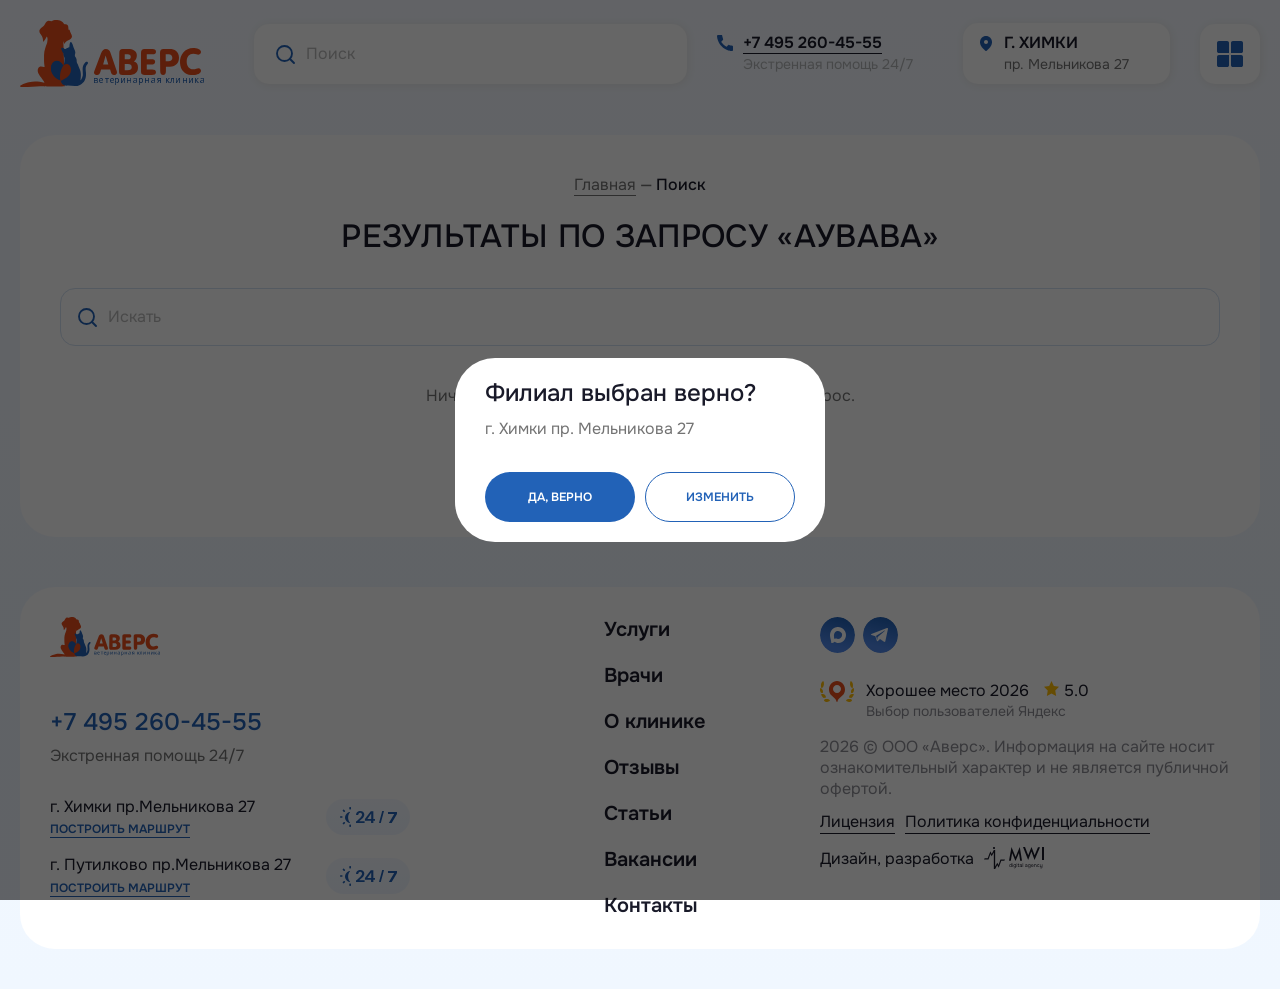
<file: search_empty.html>
<!DOCTYPE html>
<html lang="ru">
	<head>
		<meta http-equiv="Content-Type" content="text/html; charset=utf-8">
		<!-- Переключение IE в последнию версию, на случай если в настройках пользователя стоит меньшая -->
		<meta http-equiv="X-UA-Compatible" content="IE=edge">

		<!-- Адаптирование страницы для мобильных устройств -->
		<meta name="viewport" content="width=device-width, initial-scale=1, maximum-scale=1">

		<!-- Запрет распознования номера телефона -->
		<meta name="format-detection" content="telephone=no">
		<meta name="SKYPE_TOOLBAR" content ="SKYPE_TOOLBAR_PARSER_COMPATIBLE">

		<!-- Заголовок страницы -->
		<title>АВЕРС</title>

		<!-- Данное значение часто используют(использовали) поисковые системы -->
		<meta name="description" content="">
		<meta name="keywords" content="">

		<!-- Традиционная иконка сайта, размер 16x16, прозрачность поддерживается. Рекомендуемый формат: .ico или .png -->
		<link rel="shortcut icon" href="favicon.ico">

		<meta name="theme-color" content="#ffffff">

		<link rel="preconnect" href="https://fonts.googleapis.com">
		<link rel="preconnect" href="https://fonts.gstatic.com" crossorigin>
		<link href="https://fonts.googleapis.com/css2?family=Onest:wght@100..900&display=swap" rel="stylesheet">

		<!-- Подключение файлов стилей -->
		<link rel="stylesheet" href="css/swiper-bundle.min.css">
		<link rel="stylesheet" href="css/fancybox.css">
		<link rel="stylesheet" href="css/styles.css">

		<link rel="stylesheet" href="css/response_1699.css" media="(max-width: 1699px)">
		<link rel="stylesheet" href="css/response_1499.css" media="(max-width: 1499px)">
		<link rel="stylesheet" href="css/response_1319.css" media="(max-width: 1319px)">
		<link rel="stylesheet" href="css/response_1199.css" media="(max-width: 1199px)">
		<link rel="stylesheet" href="css/response_1023.css" media="(max-width: 1023px)">
		<link rel="stylesheet" href="css/response_767.css" media="(max-width: 767px)">
		<link rel="stylesheet" href="css/response_479.css" media="(max-width: 479px)">
	</head>
	<body>
		<div class="wrap">
			<div class="main">
				<!-- Шапка -->
				<header class="header">
					<div class="cont">
						<div class="header__flex _flex">
							<div class="header__logo">
								<a href="/">
									<img src="images/logo.svg" alt="">
								</a>
							</div>
							<div class="header-search">
								<form action="" class="header-search__form">
									<div class="header-search__form-flex _flex">
										<input type="text" value="" placeholder="Поиск" id="search-input" autocomplete="off" class="header-search__form-input">
										<button type="reset" class="header-search__form-clear">
											<svg>
												<use xlink:href="images/sprite.svg#close"></use>
											</svg>
										</button>
									</div>

									<div class="header-search__box">
										<div class="header-search__list">
											<div class="header-search__list-item">
												<a href="/" class="header-search__list-link"><b>Вс</b>крытие абсцесса, гематомы, дренирование</a>
											</div>
											<div class="header-search__list-item">
												<a href="/" class="header-search__list-link"><b>Вс</b>крытие абсцесса, гематомы, дренирование</a>
											</div>
											<div class="header-search__list-item">
												<a href="/" class="header-search__list-link"><b>Вс</b>крытие абсцесса, гематомы, дренирование</a>
											</div>
											<div class="header-search__list-item">
												<a href="/" class="header-search__list-link"><b>Вс</b>крытие абсцесса, гематомы, дренирование</a>
											</div>
											<div class="header-search__list-item">
												<a href="/" class="header-search__list-link"><b>Вс</b>крытие абсцесса, гематомы, дренирование</a>
											</div>
											<div class="header-search__list-item">
												<a href="/" class="header-search__list-link"><b>Вс</b>крытие абсцесса, гематомы, дренирование</a>
											</div>
										</div>

										<a href="/" class="header-search__all">Все результаты</a>
									</div>
								</form>
							</div>
							<div class="header__contacts _flex">
								<div class="header__tel">
									<a href="tel:+74952604555"><span>+7 495 260-45-55</span></a>
									<div class="header__tel-desc">Экстренная помощь 24/7</div>
								</div>

								<button type="button" data-content="#choose-filial" class="header__adres modal-btn">
									<div class="header__adres-city">г. Химки</div>
									<div class="header__adres-desc">пр. Мельникова 27</div>
								</button>
							</div>
							
							<button type="button" class="header__burger"></button>
						</div>
					</div>

					<div class="header__block">
						<div class="cont">
							<div class="header__block-bg">
								<div class="header__block-flex _flex">
									<div class="header-search">
										<form action="" class="header-search__form">
											<div class="header-search__form-flex _flex">
												<input type="text" value="" placeholder="Поиск" class="header-search__form-input">
											</div>
										</form>
									</div>
									<nav class="header__menu">
										<div class="header__menu-item">
											<a href="/" class="header__menu-link">Услуги</a>
										</div>
										<div class="header__menu-item">
											<a href="/" class="header__menu-link">Врачи</a>
										</div>
										<div class="header__menu-item">
											<a href="/" class="header__menu-link">О клинике</a>
										</div>
										<div class="header__menu-item">
											<a href="/" class="header__menu-link">Отзывы</a>
										</div>
										<div class="header__menu-item">
											<a href="/" class="header__menu-link">Статьи</a>
										</div>
										<div class="header__menu-item">
											<a href="/" class="header__menu-link">Вакансии</a>
										</div>
										<div class="header__menu-item">
											<a href="/" class="header__menu-link">Контакты</a>
										</div>
									</nav>
									<div class="header__block-coll _flex">
										<div class="header__adreses">
											<div class="header__adreses-item">
												<div class="header__adreses-city">Химки</div>
												<div class="header__adreses-adres">пр. Мельникова 27</div>
												<div class="header__adreses-time">24/7, бесплатная парковка</div>
											</div>
											<div class="header__adreses-item">
												<div class="header__adreses-city">Путилково</div>
												<div class="header__adreses-adres">пр. Мельникова 27</div>
												<div class="header__adreses-time">24/7, бесплатная парковка</div>
											</div>
										</div>
										<div class="header__info">
											<div class="header__info-title">Если питомцу <br>плохо — не ждите</div>
											<div class="header__info-tel">
												<a href="tel:+ 74952604555">
													<span>+ 7 (495) 260-45-55</span>
												</a>
											</div>
											<div class="header__info-time">Экстренная помощь 24/7</div>
											<div class="header__info-btns _flex">
												<a href="/" class="btn-red header__info-btn">
													<span class="btn-red__wrap">
														<span class="btn-red__icon">
															<img data-src="images/ic_zap.svg" src="images/img_plug.png" alt="" class="lazyload">
														</span>
														Срочная помощь
													</span>
												</a>
												<button type="button" data-content="#modal-callback" class="btn-blue header__info-btn modal-btn">
													<span class="btn-blue__wrap">
														<span class="btn-blue__icon">
															<img data-src="images/ic_zap.svg" src="images/img_plug.png" alt="" class="lazyload">
														</span>
														Перезвонить мне
													</span>
												</button>
											</div>
										</div>
									</div>
								</div>
							</div>
						</div>
					</div>
				</header>
				<!-- End Шапка -->

				<section class="page-head">
					<div class="cont _nopad">
						<div class="page-head__bg">
							<div class="breadcrumbs">
								<div class="breadcrumbs__scroll">
									<a href="/">Главная</a> <span class="breadcrumbs_sep">—</span> Поиск
								</div>
							</div>

							<h1 class="main-title main-title_center">Результаты по запросу «аувава»</h1>

							<form action="" class="big-search big-search_marg">
								<div class="big-search__flex _flex">
									<input type="text" value="" placeholder="Искать" autocomplete="off" class="big-search__input search-input">
									<button type="reset" class="big-search__clear search-clear">
										<svg>
											<use xlink:href="images/sprite.svg#close"></use>
										</svg>
									</button>
								</div>
							</form>

							<div class="search-empty">Ничего не найдено. Попробуйте ввести другой запрос.</div>

							<div class="wrap-btn">
								<a href="/" class="btn-blue">На главную</a>
							</div>
						</div>
					</div>
				</section>
			</div>


			<footer class="footer _marg">
				<div class="cont _nopad">
					<div class="section-bg">
						<div class="footer__flex _flex">
							<div class="footer__coll">
								<div class="footer__logo">
									<a href="/">
										<img src="images/logo.svg" alt="">
									</a>
								</div>

								<div class="footer__tel">
									<a href="tel:+74952604555">+7 495 260-45-55</a>
								</div>
								<div class="footer__time">Экстренная помощь 24/7</div>

								<div class="footer__adreses">
									<div class="footer__adres _flex">
										<div class="footer__adres-box">
											<div class="footer__adres-name">г. Химки пр.Мельникова 27</div>
											<div class="footer__adres-link">
												<a href="/">Построить маршрут</a>
											</div>
										</div>
										<div class="footer__adres-time">
											<img data-src="images/time_work.svg" src="images/img_plug.png" alt="" class="lazyload">
										</div>
									</div>
									<div class="footer__adres _flex">
										<div class="footer__adres-box">
											<div class="footer__adres-name">г. Путилково пр.Мельникова 27</div>
											<div class="footer__adres-link">
												<a href="/">Построить маршрут</a>
											</div>
										</div>
										<div class="footer__adres-time">
											<img data-src="images/time_work.svg" src="images/img_plug.png" alt="" class="lazyload">
										</div>
									</div>
								</div>
							</div>

							<div class="footer__menu">
								<div class="footer__menu-item">
									<a href="/" class="footer__menu-link">Услуги</a>
								</div>
								<div class="footer__menu-item">
									<a href="/" class="footer__menu-link">Врачи</a>
								</div>
								<div class="footer__menu-item">
									<a href="/" class="footer__menu-link">О клинике</a>
								</div>
								<div class="footer__menu-item">
									<a href="/" class="footer__menu-link">Отзывы</a>
								</div>
								<div class="footer__menu-item">
									<a href="/" class="footer__menu-link">Статьи</a>
								</div>
								<div class="footer__menu-item">
									<a href="/" class="footer__menu-link">Вакансии</a>
								</div>
								<div class="footer__menu-item">
									<a href="/" class="footer__menu-link">Контакты</a>
								</div>
							</div>

							<div class="footer__colr">
								<div class="footer__socials _flex">
									<a href="/" class="footer__socials-item">
										<img data-src="images/ic_soc1.svg" src="images/img_plug.png" alt="" class="lazyload">
									</a>
									<a href="/" class="footer__socials-item">
										<img data-src="images/ic_soc2.svg" src="images/img_plug.png" alt="" class="lazyload">
									</a>
								</div>

								<div class="footer__yn _flex">
									<div class="footer__yn-icon">
										<img data-src="images/rev_yn.svg" src="images/img_plug.png" alt="" class="lazyload">
									</div>

									<div class="footer__yn-box">
										<div class="footer__yn-top _flex">
											<div class="footer__yn-info">Хорошее место 2026</div>
											<div class="footer__yn-star">5.0</div>
										</div>

										<div class="footer__yn-desc">Выбор пользователей Яндекс</div>
									</div>
								</div>

								<div class="footer__copy">2026 &copy; ООО «Аверс». Информация на сайте носит <br>ознакомительный характер и не является публичной офертой.</div>

								<div class="footer__links _flex">
									<a href="/">Лицензия</a>
									<a href="/">Политика конфиденциальности</a>
								</div>

								<div class="footer__creator _flex">
									<div class="footer__creator-desc">Дизайн, разработка</div>

									<a href="/" class="footer__creator-img">
										<img src="images/logo_creator.svg" alt="">
									</a>
								</div>
							</div>
						</div>
					</div>
				</div>
			</footer>
		</div>

		<div class="supports-error">
			Ваш браузер устарел рекомендуем обновить его до последней версии<br> или использовать другой более современный.
		</div>

		<div id="modal-filial" class="modal modal-small modal-filial">
			<div class="modal__box filial">
				<div class="filial__title">Филиал выбран верно?</div>
				<div class="filial__adres">г. Химки пр. Мельникова 27</div>

				<div class="filial__btns _flex">
					<button type="button" class="btn-blue filial__btn modal-close">Да, верно</button>
					<button type="button" data-content="#choose-filial" class="btn-border filial__btn modal-btn">Изменить</button>
				</div>
			</div>
		</div>

		<div id="choose-filial" class="modal modal-small">
			<div class="modal__box choose-filial">
				<div class="choose-filial__title">Выберите филиал</div>

				<form action="" class="form">
					<div class="radios">
						<div class="radio">
							<label class="radio__label">
								<input type="radio" name="filial" checked>

								<span class="radio__box">
									<span class="radio__name">Химки</span>
									<span class="radio__adres">пр. Мельникова 27</span>
									<span class="radio__time">24/7, бесплатная парковка</span>
								</span>
							</label>
						</div>
						<div class="radio">
							<label class="radio__label">
								<input type="radio" name="filial" checked>

								<span class="radio__box">
									<span class="radio__name">Путилково</span>
									<span class="radio__adres">г. Путилково пр. Мельникова 27</span>
									<span class="radio__time">24/7, бесплатная парковка</span>
								</span>
							</label>
						</div>
					</div>

					<div class="choose-filial__btn">
						<button type="submit" class="btn-blue">Подтвердить</button>
					</div>
				</form>
			</div>
		</div>

		<div id="modal-stock" class="modal modal-stock">
			<form action="" class="modal__box form">
				<div class="modal-stock__top-title">Акция</div>

				<div class="modal__title">-35% на чекап для собак и кошек</div>

				<div class="modal-stock__action">Действует до 31 августа 2025</div>

				<div class="modal-stock__desc">Суперскидка на первичный приём хирурга, анализы и саму операцию в обоих филиалах Аверс. В стоимость чекапа входит: осмотр терапевта, клинический анализ крови, биохимический анализ крови, анализ мочи, УЗИ брюшной полости.</div>

				<div class="modal-stock__info">
					<div class="modal-stock__title">Что входит:</div>

					<ul class="modal-stock__list">
						<li>Осмотр терапевта</li>
						<li>Клинический анализ крови</li>
						<li>Биохимический анализ крови</li>
						<li>Анализ мочи</li>
						<li>УЗИ брюшной полости</li>
					</ul>
				</div>

				<div class="modal-stock__choice">
					<div class="modal-stock__title">Выберите филиал:</div>

					<div class="global-icons _flex">
						<div class="global-icon">
							<label class="global-icon__label" data-del="#city1">
								<input type="radio" name="city" checked>

								<span class="global-icon__box">
									<span class="global-icon__name">г. Химки</span>
									<span class="global-icon__adres">пр. Мельникова 27</span>
								</span>
							</label>
						</div>
						<div class="global-icon">
							<label class="global-icon__label" data-del="#city2">
								<input type="radio" name="city">

								<span class="global-icon__box">
									<span class="global-icon__name">г. Путилково</span>
									<span class="global-icon__adres">пр. Мельникова 27</span>
								</span>
							</label>
						</div>
					</div>
				</div>

				<div class="modal-stock__bot">
					<div class="modal-stock__bot-flex _flex">
						<div class="modal-stock__prices">
							<div class="modal-stock__price-old">10 000 <i class="rub">*</i></div>

							<div class="modal-stock__price">от 6 500 <i class="rub">*</i></div>
						</div>

						<div class="modal-stock__btn">
							<button type="submit" class="btn-blue">
								<span class="btn-blue__wrap">
									<span class="btn-blue__icon">
										<img data-src="images/ic_calendar.svg" src="images/img_plug.png" alt="" class="lazyload">
									</span>
									Записать питомца
								</span>
							</button>
						</div>
					</div>

					<div class="checkbox form__agree modal-stock__agree">
						<label class="checkbox__label">
							<input type="checkbox" name="">

							<span class="checkbox__text">
								Нажимая на кнопку вы принимаете условия <br><a href="/" target="_blank">политики конфиденциальности</a>.
							</span>
						</label>
					</div>
				</div>
			</form>
		</div>

		<div id="modal-callback" class="modal modal-form">
			<form action="" class="modal__box form">
				<div class="modal__title">Перезвоните мне</div>

				<div class="modal-form__desc">Оставьте номер — мы перезвоним в течение 5 минут</div>

				<div class="modal-form__form">
					<div class="form__line">
						<div class="form__field">
							<input type="text" value="" placeholder="Ваше имя" class="form__input">
						</div>
					</div>
					<div class="form__line">
						<div class="form__field">
							<input type="tel" value="" name="" placeholder="+7 (999) 000-00-00" data-mask="+7 (999) 999-99-99" class="form__input">
						</div>
					</div>
					<div class="form__line">
						<div class="select-wrap">
							<select>
								<option value="0" data-display="Удобное время для звонка"></option>
								<option value="1">08:00</option>
								<option value="2">08:30</option>
								<option value="3">09:00</option>
								<option value="4">09:30</option>
								<option value="5">10:00</option>
								<option value="6">10:30</option>
								<option value="7">11:00</option>
								<option value="8">11:30</option>
								<option value="9">14:00</option>
								<option value="10">14:30</option>
								<option value="11">15:00</option>
							</select>
						</div>
					</div>
				</div>

				<div class="checkbox form__agree modal-form__agree">
					<label class="checkbox__label">
						<input type="checkbox" name="">

						<span class="checkbox__text">
							Нажимая на кнопку вы принимаете условия <br><a href="/" target="_blank">политики конфиденциальности</a>.
						</span>
					</label>
				</div>

				<div class="modal-form__submit">
					<button type="submit" class="btn-blue modal-form__submit-btn">Перезвонить мне</button>
				</div>
			</form>
		</div>

		<!-- Подключение javascript файлов -->
		<script src="js/jquery-3.5.0.min.js"></script>

		<script src="js/swiper-bundle.min.js"></script>
		<script src="js/fancybox.js"></script>
		<script src="js/inputmask.min.js"></script>
		<script src="js/nice-select.js"></script>
		<script src="js/jquery.rating.pack.js"></script>

		<script src="js/functions.js"></script>
		<script src="js/scripts.js"></script>
	</body>
</html>
</file>
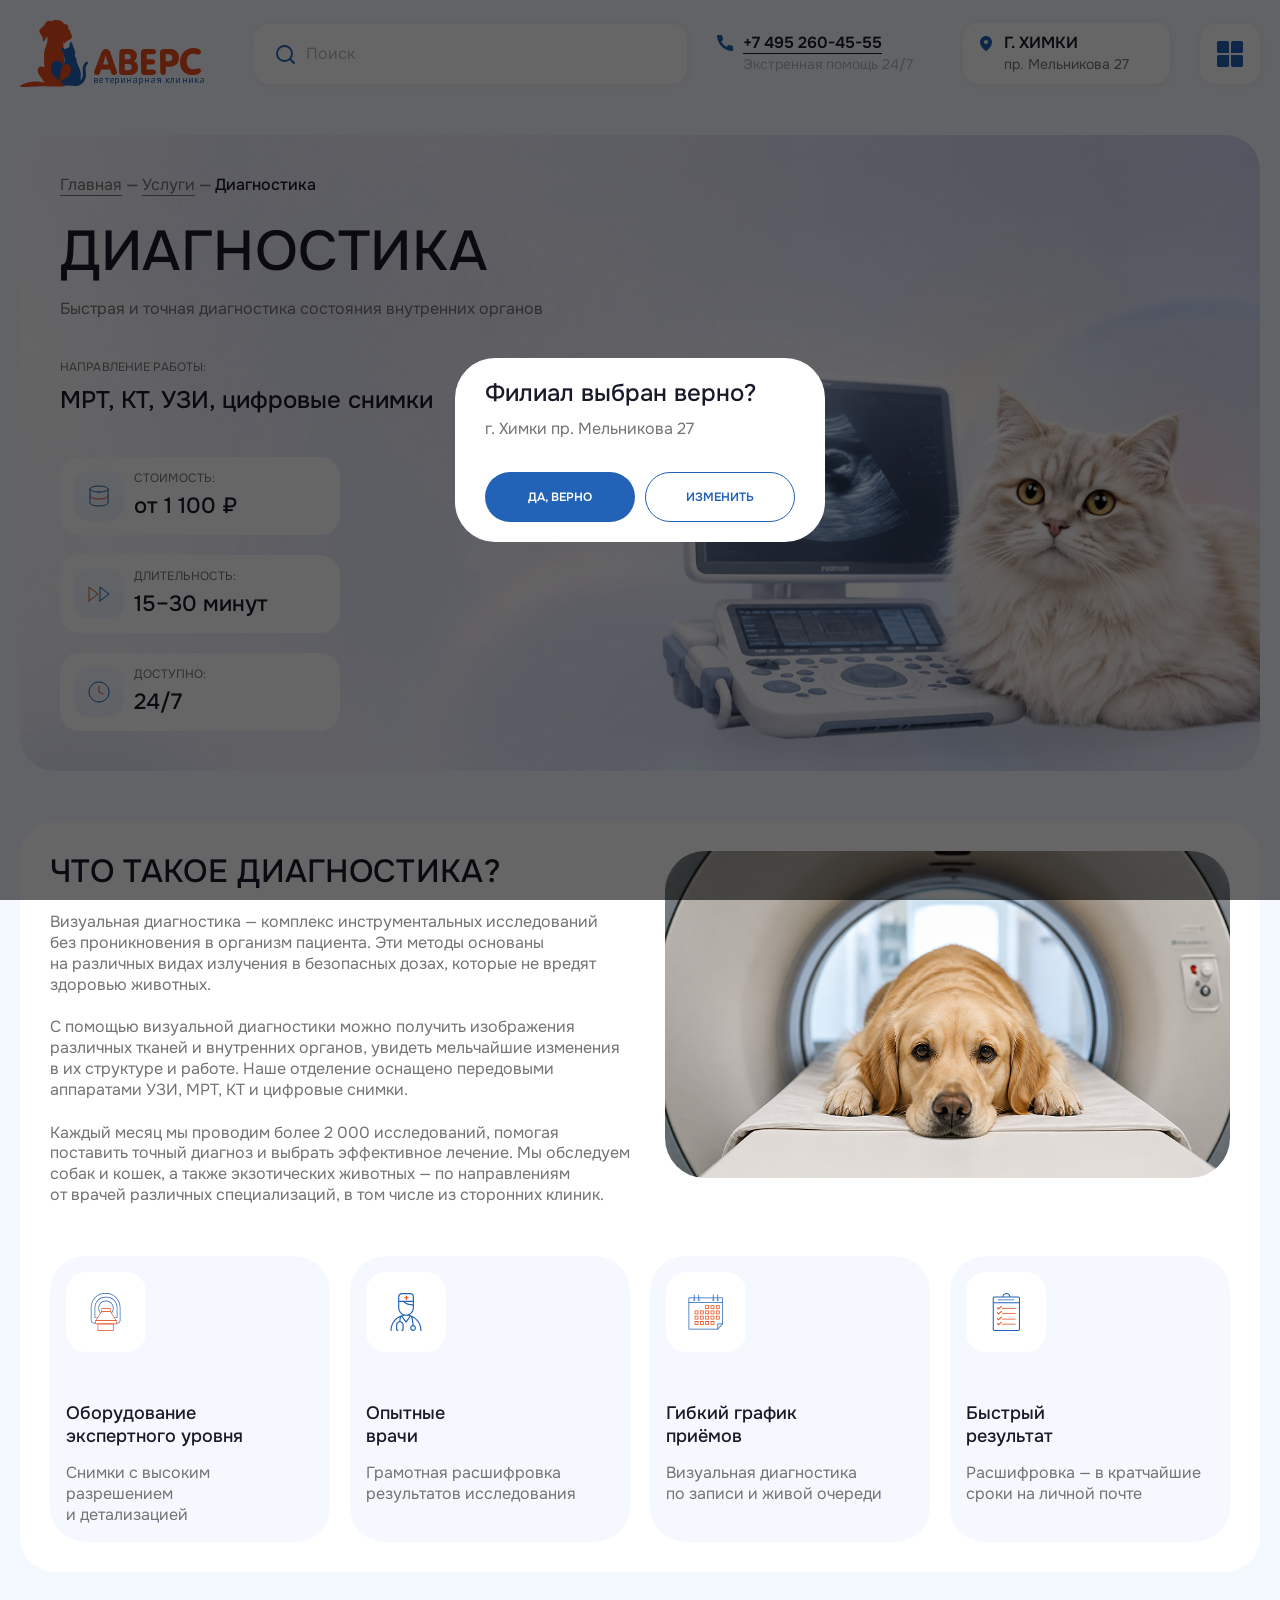
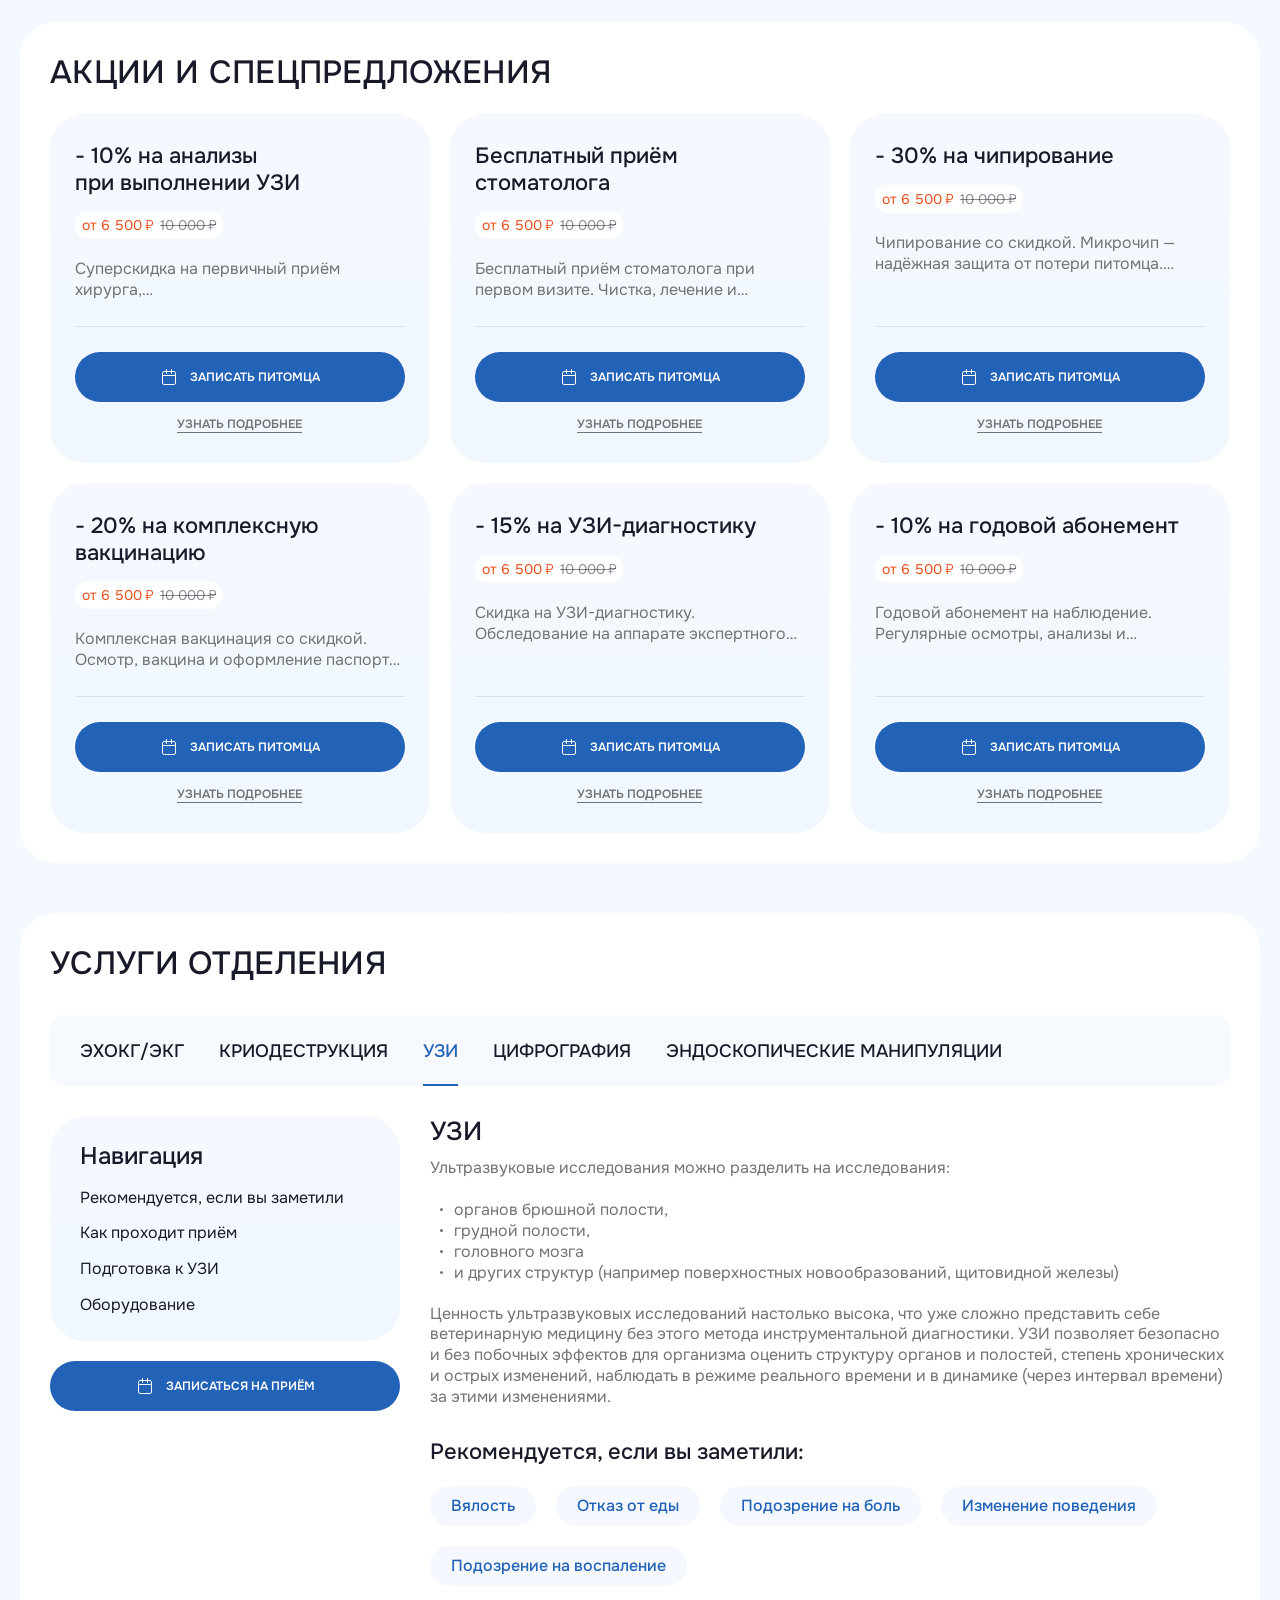
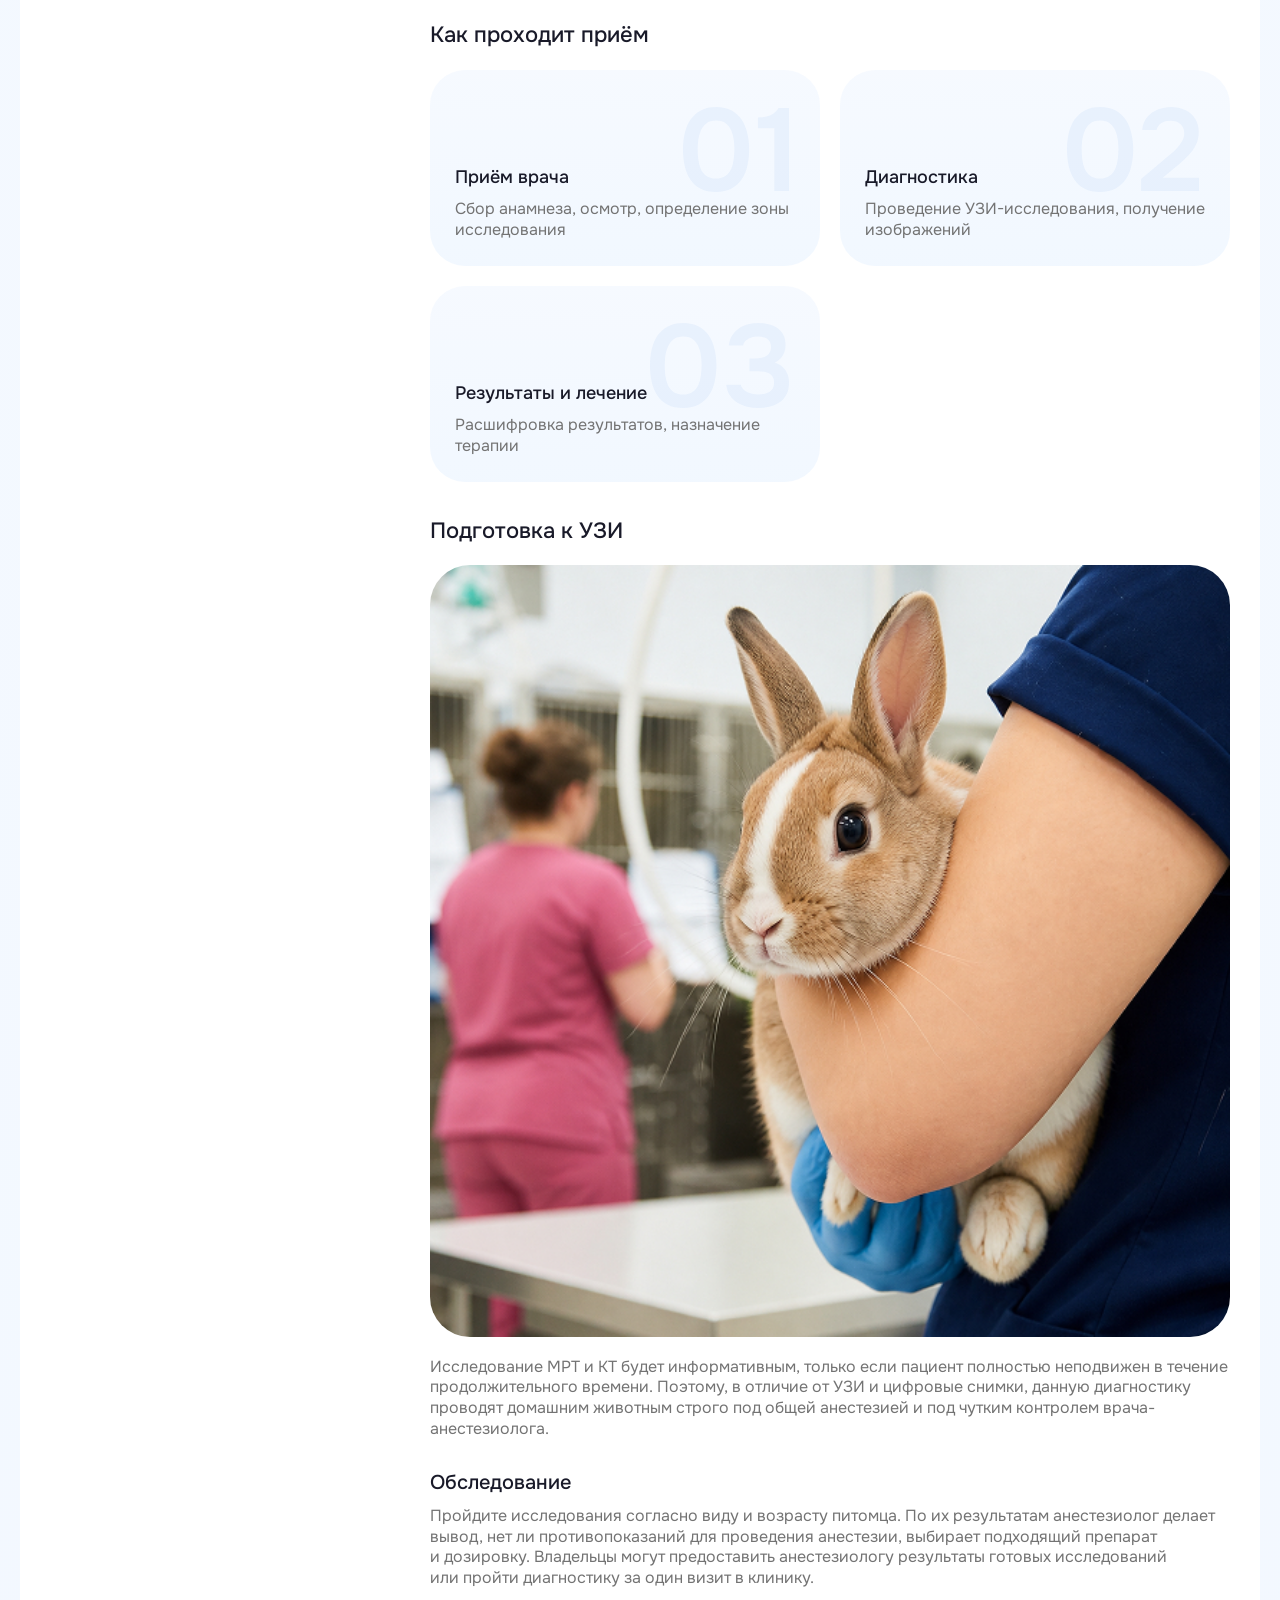
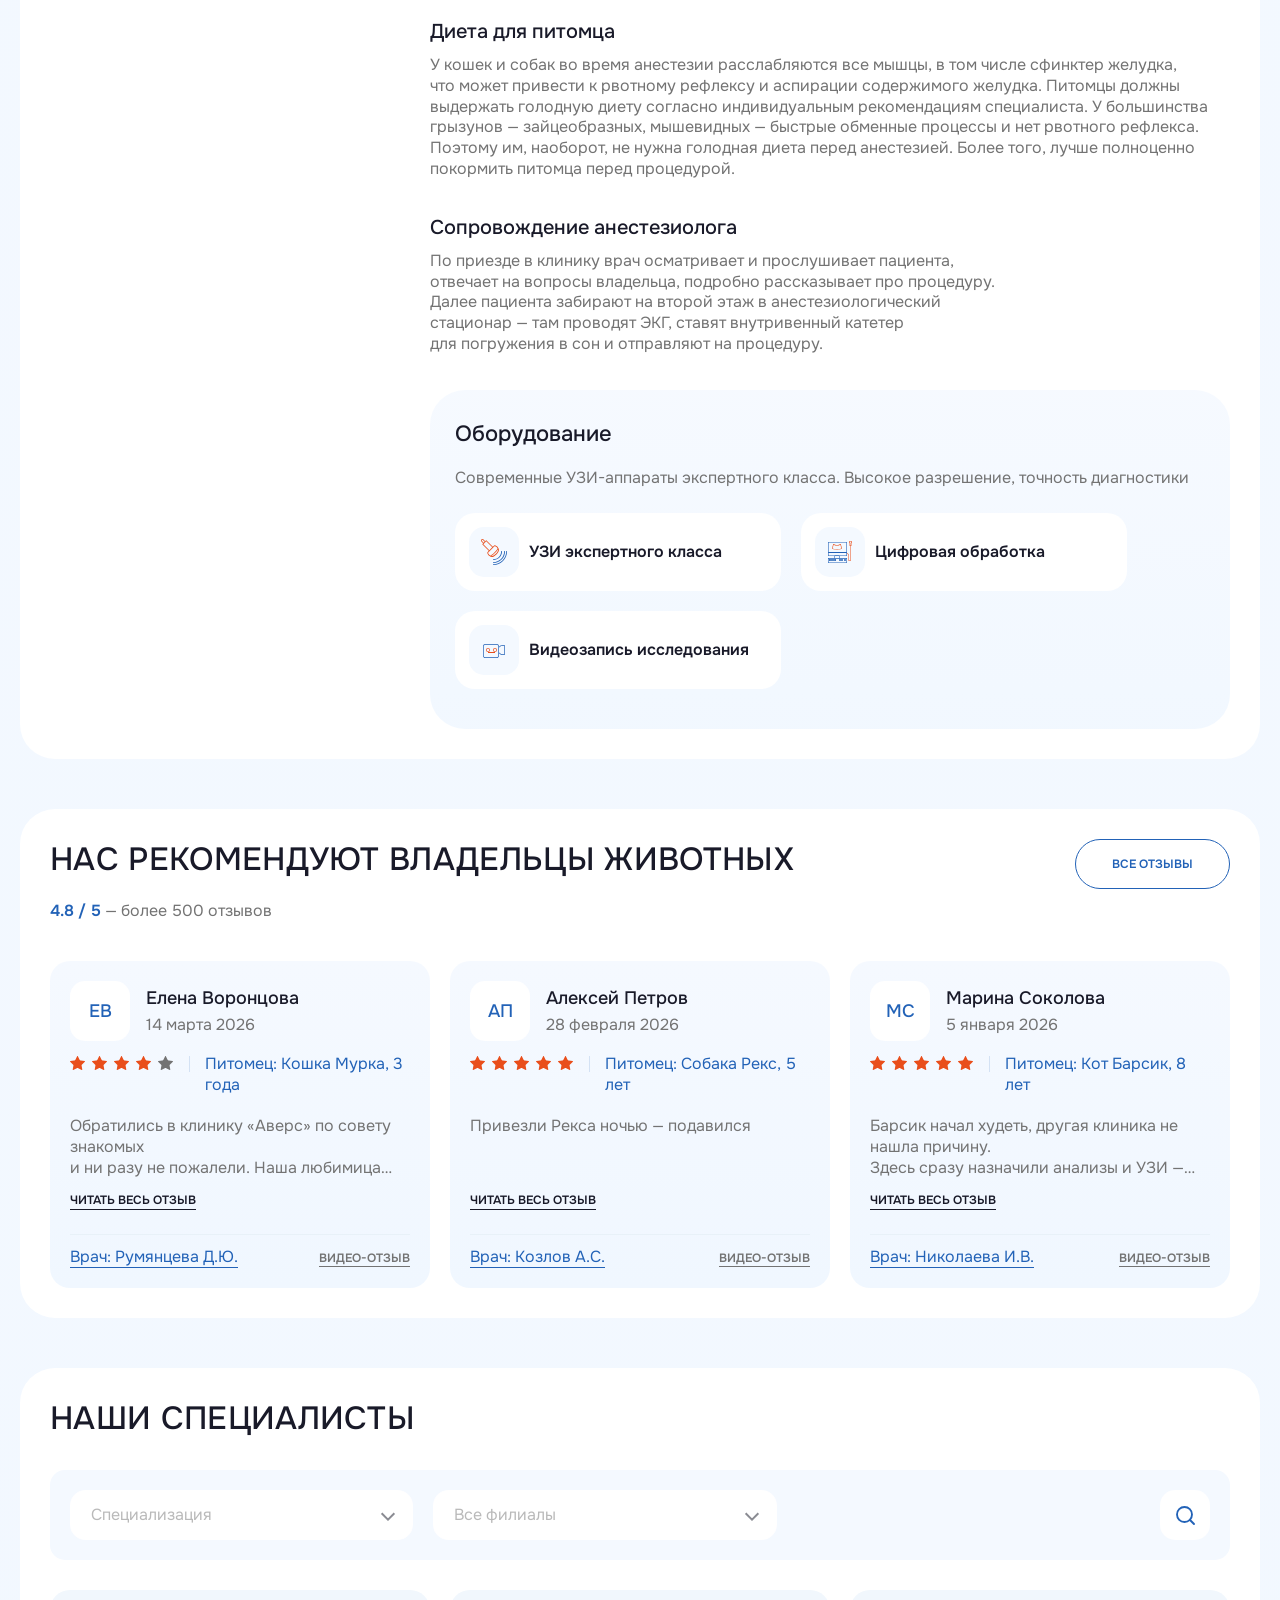
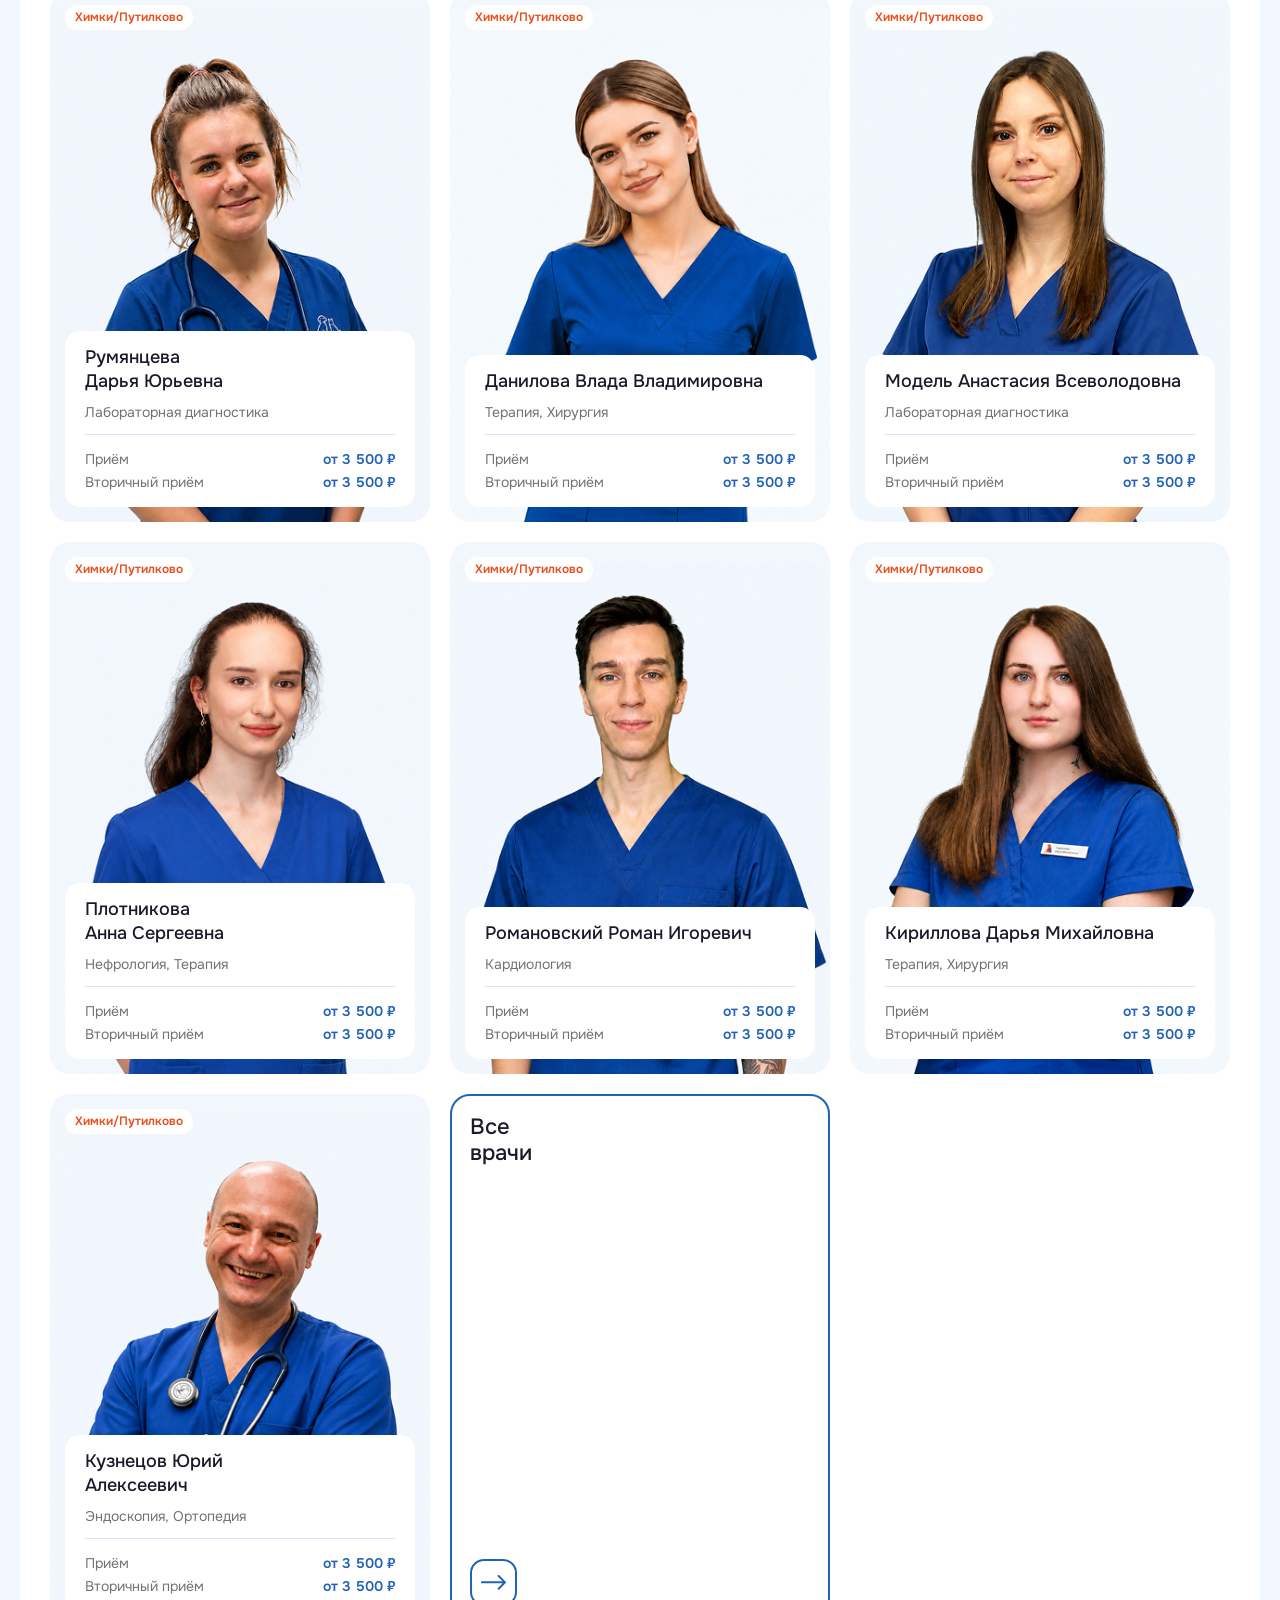
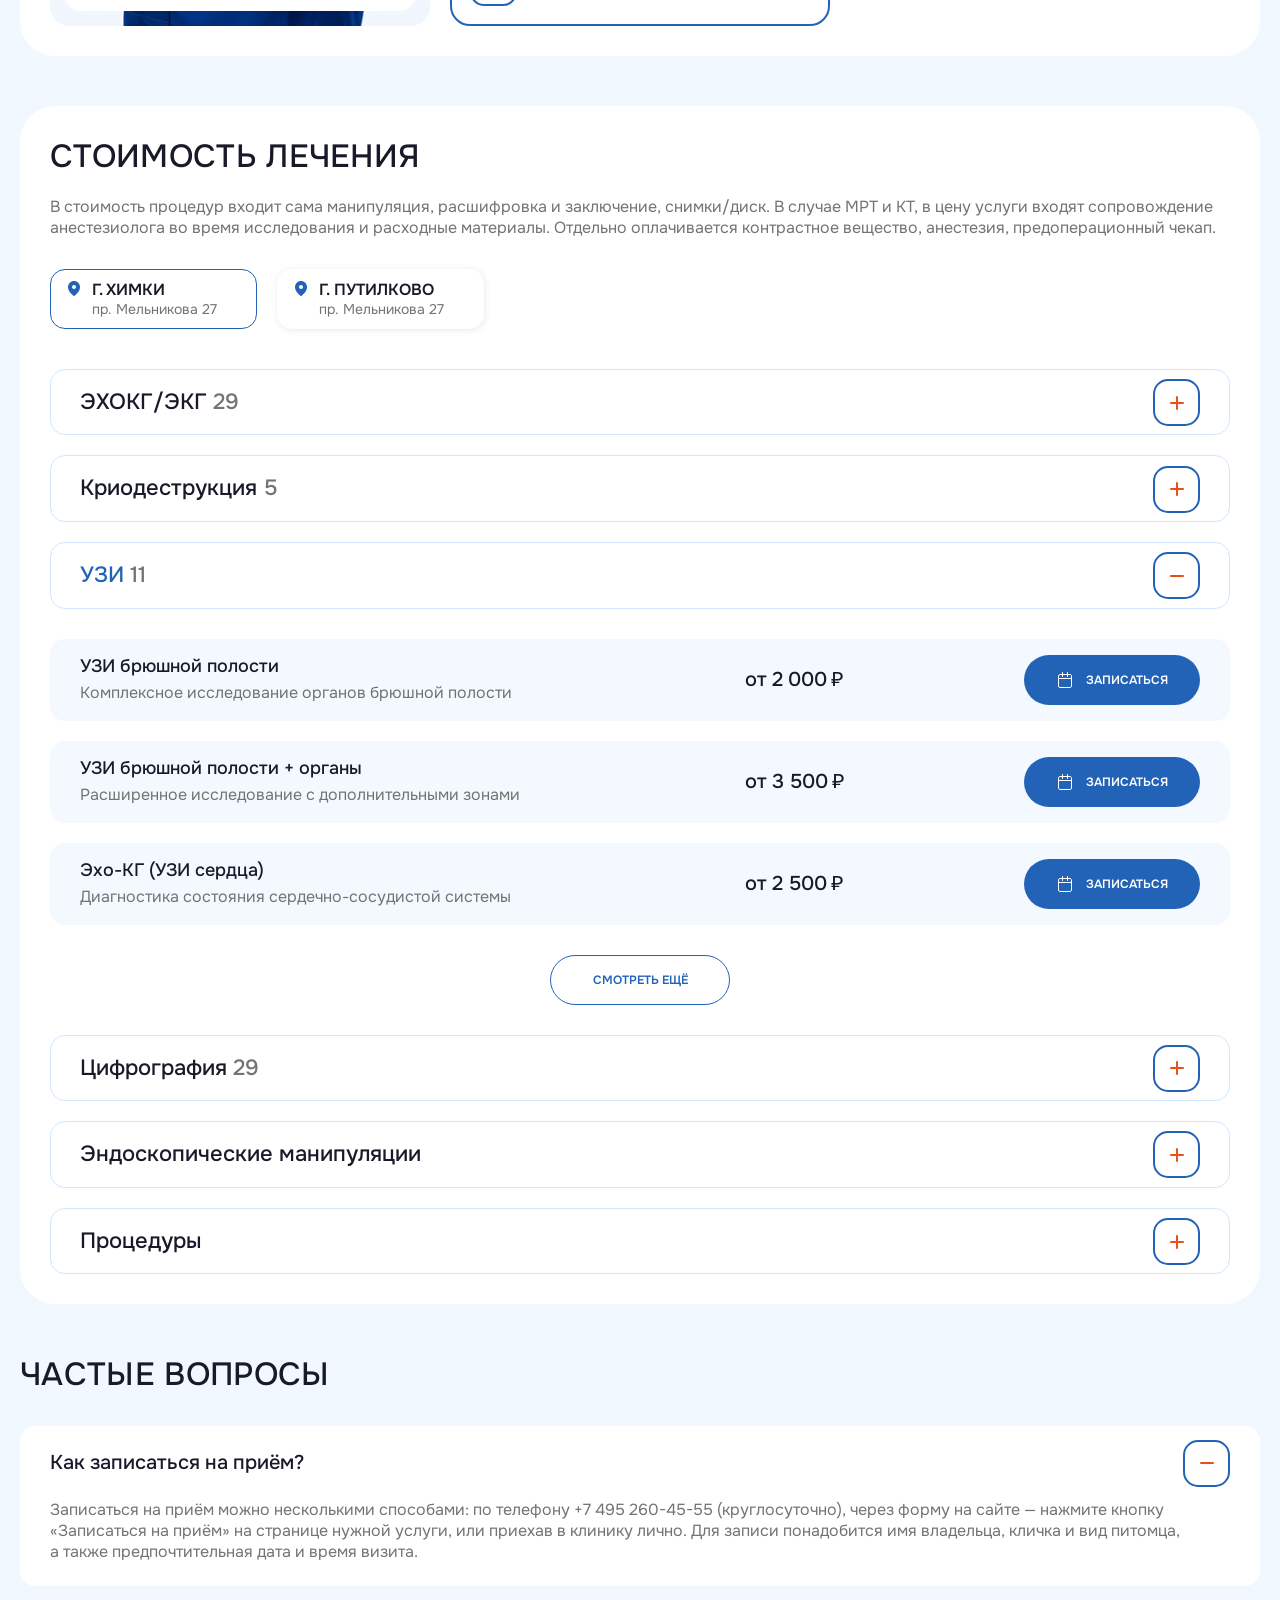
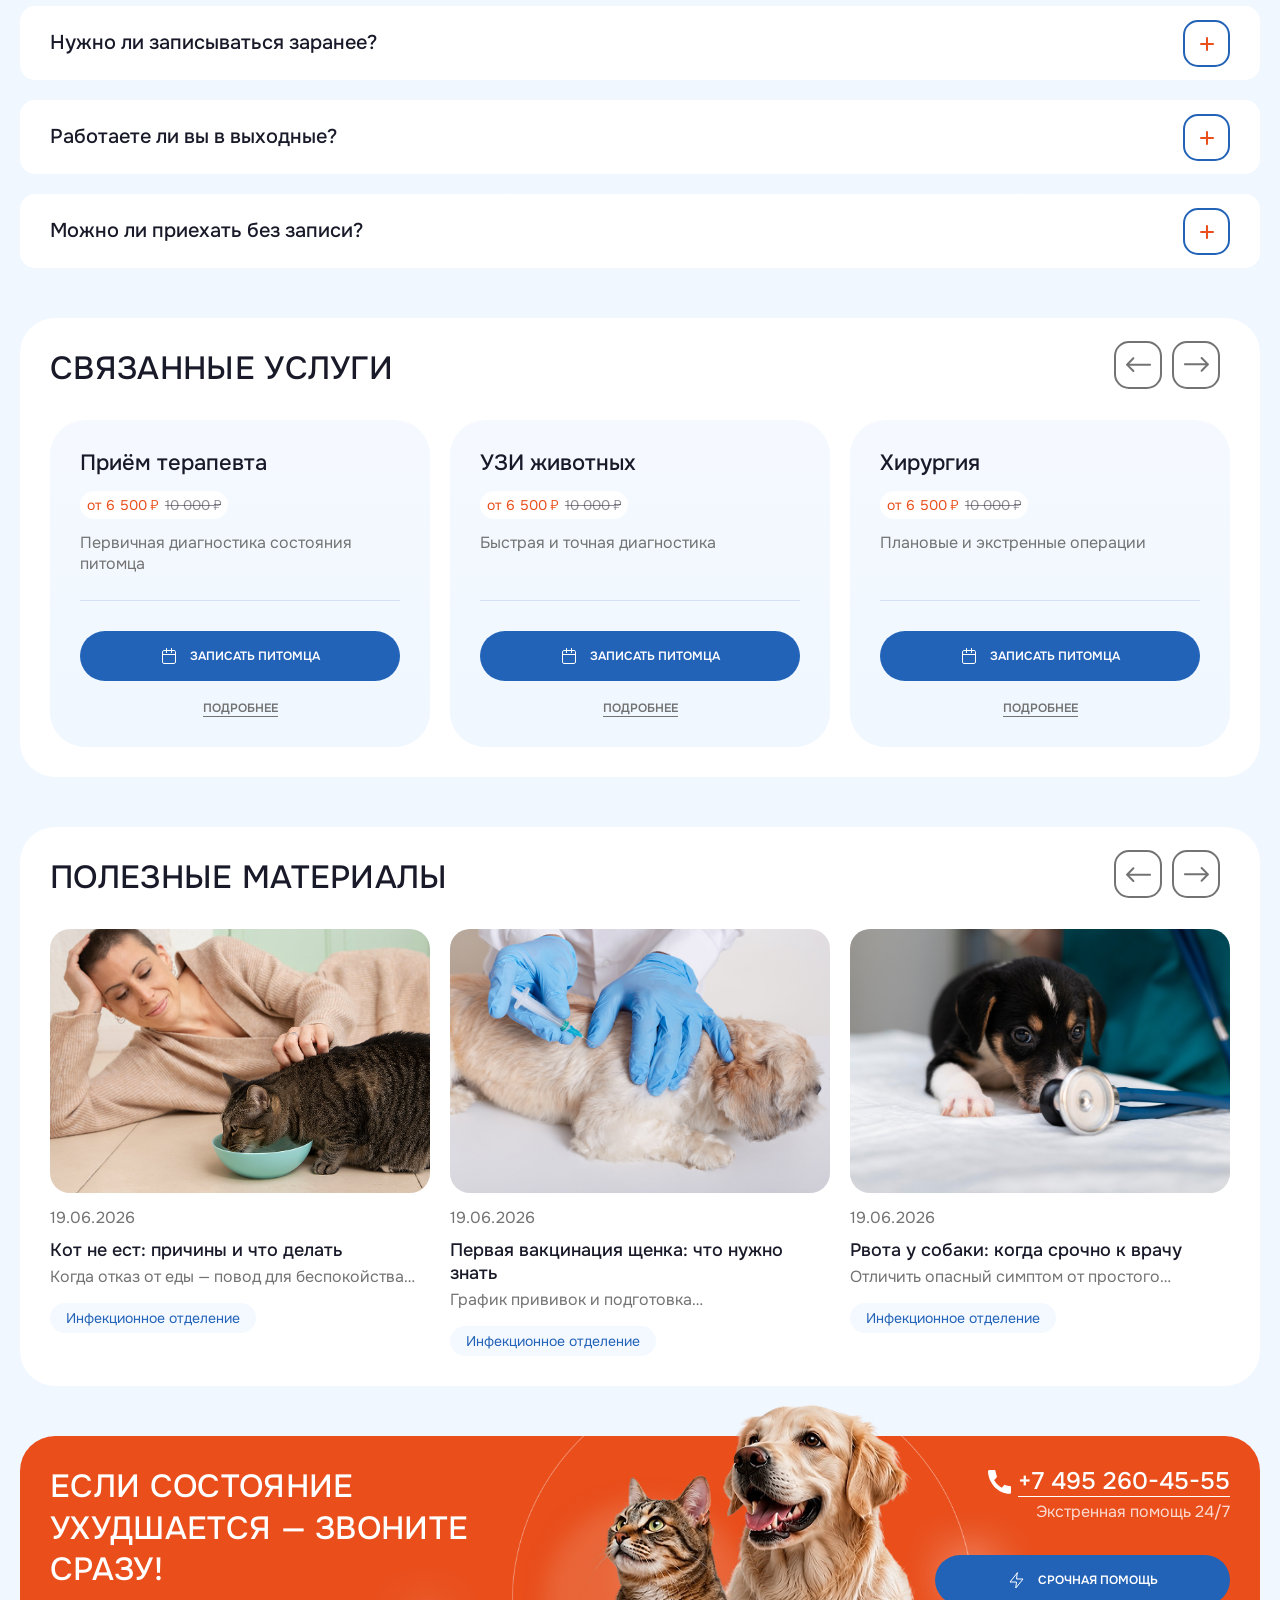
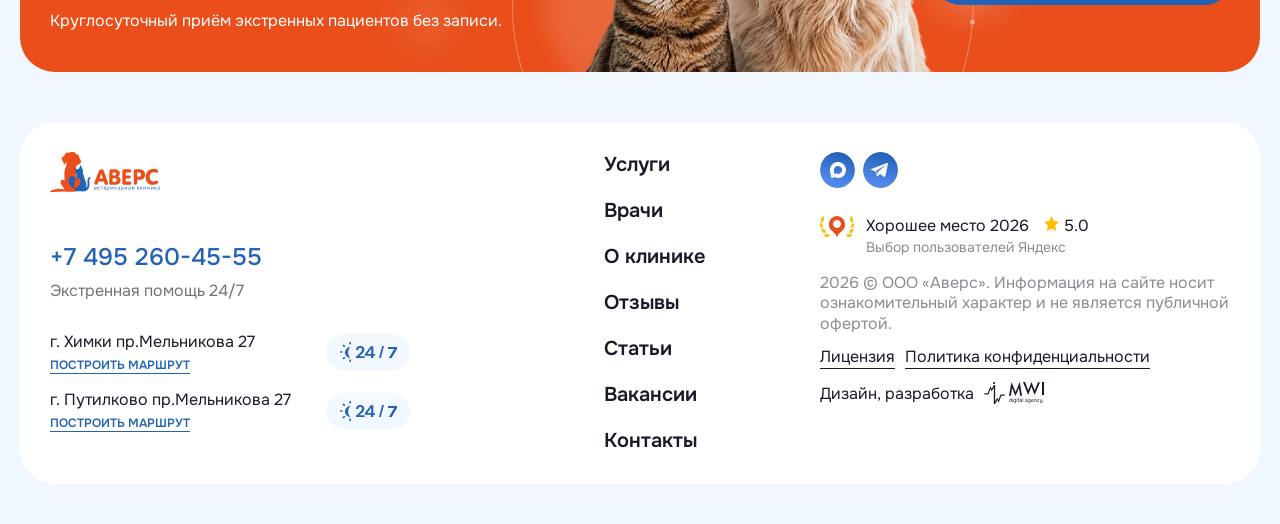
<file: service_page.html>
<!DOCTYPE html>
<html lang="ru">
	<head>
		<meta http-equiv="Content-Type" content="text/html; charset=utf-8">
		<!-- Переключение IE в последнию версию, на случай если в настройках пользователя стоит меньшая -->
		<meta http-equiv="X-UA-Compatible" content="IE=edge">

		<!-- Адаптирование страницы для мобильных устройств -->
		<meta name="viewport" content="width=device-width, initial-scale=1, maximum-scale=1">

		<!-- Запрет распознования номера телефона -->
		<meta name="format-detection" content="telephone=no">
		<meta name="SKYPE_TOOLBAR" content ="SKYPE_TOOLBAR_PARSER_COMPATIBLE">

		<!-- Заголовок страницы -->
		<title>АВЕРС</title>

		<!-- Данное значение часто используют(использовали) поисковые системы -->
		<meta name="description" content="">
		<meta name="keywords" content="">

		<!-- Традиционная иконка сайта, размер 16x16, прозрачность поддерживается. Рекомендуемый формат: .ico или .png -->
		<link rel="shortcut icon" href="favicon.ico">

		<meta name="theme-color" content="#ffffff">

		<link rel="preconnect" href="https://fonts.googleapis.com">
		<link rel="preconnect" href="https://fonts.gstatic.com" crossorigin>
		<link href="https://fonts.googleapis.com/css2?family=Onest:wght@100..900&display=swap" rel="stylesheet">

		<!-- Подключение файлов стилей -->
		<link rel="stylesheet" href="css/swiper-bundle.min.css">
		<link rel="stylesheet" href="css/fancybox.css">
		<link rel="stylesheet" href="css/styles.css">

		<link rel="stylesheet" href="css/response_1699.css" media="(max-width: 1699px)">
		<link rel="stylesheet" href="css/response_1499.css" media="(max-width: 1499px)">
		<link rel="stylesheet" href="css/response_1319.css" media="(max-width: 1319px)">
		<link rel="stylesheet" href="css/response_1199.css" media="(max-width: 1199px)">
		<link rel="stylesheet" href="css/response_1023.css" media="(max-width: 1023px)">
		<link rel="stylesheet" href="css/response_767.css" media="(max-width: 767px)">
		<link rel="stylesheet" href="css/response_479.css" media="(max-width: 479px)">
	</head>
	<body>
		<div class="wrap">
			<div class="main">
				<!-- Шапка -->
				<header class="header">
					<div class="cont">
						<div class="header__flex _flex">
							<div class="header__logo">
								<a href="/">
									<img src="images/logo.svg" alt="">
								</a>
							</div>
							<div class="header-search">
								<form action="" class="header-search__form">
									<div class="header-search__form-flex _flex">
										<input type="text" value="" placeholder="Поиск" id="search-input" autocomplete="off" class="header-search__form-input">
										<button type="reset" class="header-search__form-clear">
											<svg>
												<use xlink:href="images/sprite.svg#close"></use>
											</svg>
										</button>
									</div>

									<div class="header-search__box">
										<div class="header-search__list">
											<div class="header-search__list-item">
												<a href="/" class="header-search__list-link"><b>Вс</b>крытие абсцесса, гематомы, дренирование</a>
											</div>
											<div class="header-search__list-item">
												<a href="/" class="header-search__list-link"><b>Вс</b>крытие абсцесса, гематомы, дренирование</a>
											</div>
											<div class="header-search__list-item">
												<a href="/" class="header-search__list-link"><b>Вс</b>крытие абсцесса, гематомы, дренирование</a>
											</div>
											<div class="header-search__list-item">
												<a href="/" class="header-search__list-link"><b>Вс</b>крытие абсцесса, гематомы, дренирование</a>
											</div>
											<div class="header-search__list-item">
												<a href="/" class="header-search__list-link"><b>Вс</b>крытие абсцесса, гематомы, дренирование</a>
											</div>
											<div class="header-search__list-item">
												<a href="/" class="header-search__list-link"><b>Вс</b>крытие абсцесса, гематомы, дренирование</a>
											</div>
										</div>

										<a href="/" class="header-search__all">Все результаты</a>
									</div>
								</form>
							</div>
							<div class="header__contacts _flex">
								<div class="header__tel">
									<a href="tel:+74952604555"><span>+7 495 260-45-55</span></a>
									<div class="header__tel-desc">Экстренная помощь 24/7</div>
								</div>

								<button type="button" data-content="#choose-filial" class="header__adres modal-btn">
									<div class="header__adres-city">г. Химки</div>
									<div class="header__adres-desc">пр. Мельникова 27</div>
								</button>
							</div>
							
							<button type="button" class="header__burger"></button>
						</div>
					</div>

					<div class="header__block">
						<div class="cont">
							<div class="header__block-bg">
								<div class="header__block-flex _flex">
									<div class="header-search">
										<form action="" class="header-search__form">
											<div class="header-search__form-flex _flex">
												<input type="text" value="" placeholder="Поиск" class="header-search__form-input">
											</div>
										</form>
									</div>
									<nav class="header__menu">
										<div class="header__menu-item">
											<a href="/" class="header__menu-link">Услуги</a>
										</div>
										<div class="header__menu-item">
											<a href="/" class="header__menu-link">Врачи</a>
										</div>
										<div class="header__menu-item">
											<a href="/" class="header__menu-link">О клинике</a>
										</div>
										<div class="header__menu-item">
											<a href="/" class="header__menu-link">Отзывы</a>
										</div>
										<div class="header__menu-item">
											<a href="/" class="header__menu-link">Статьи</a>
										</div>
										<div class="header__menu-item">
											<a href="/" class="header__menu-link">Вакансии</a>
										</div>
										<div class="header__menu-item">
											<a href="/" class="header__menu-link">Контакты</a>
										</div>
									</nav>
									<div class="header__block-coll _flex">
										<div class="header__adreses">
											<div class="header__adreses-item">
												<div class="header__adreses-city">Химки</div>
												<div class="header__adreses-adres">пр. Мельникова 27</div>
												<div class="header__adreses-time">24/7, бесплатная парковка</div>
											</div>
											<div class="header__adreses-item">
												<div class="header__adreses-city">Путилково</div>
												<div class="header__adreses-adres">пр. Мельникова 27</div>
												<div class="header__adreses-time">24/7, бесплатная парковка</div>
											</div>
										</div>
										<div class="header__info">
											<div class="header__info-title">Если питомцу <br>плохо — не ждите</div>
											<div class="header__info-tel">
												<a href="tel:+ 74952604555">
													<span>+ 7 (495) 260-45-55</span>
												</a>
											</div>
											<div class="header__info-time">Экстренная помощь 24/7</div>
											<div class="header__info-btns _flex">
												<a href="/" class="btn-red header__info-btn">
													<span class="btn-red__wrap">
														<span class="btn-red__icon">
															<img data-src="images/ic_zap.svg" src="images/img_plug.png" alt="" class="lazyload">
														</span>
														Срочная помощь
													</span>
												</a>
												<button type="button" data-content="#modal-callback" class="btn-blue header__info-btn modal-btn">
													<span class="btn-blue__wrap">
														<span class="btn-blue__icon">
															<img data-src="images/ic_zap.svg" src="images/img_plug.png" alt="" class="lazyload">
														</span>
														Перезвонить мне
													</span>
												</button>
											</div>
										</div>
									</div>
								</div>
							</div>
						</div>
					</div>
				</header>
				<!-- End Шапка -->

				<section class="service-head">
					<div class="cont _nopad">
						<div class="service-head__bg">
							<img data-src="images/service_banner_bg.jpg" src="images/img_plug.png" alt="" class="service-head__bg-img lazyload">

							<div class="service-head__flex _flex">
								<div class="service-head__info">
									<div class="breadcrumbs">
										<div class="breadcrumbs__scroll">
											<a href="/">Главная</a> <span class="breadcrumbs_sep">—</span> <a href="/">Услуги</a> <span class="breadcrumbs_sep">—</span> Диагностика
										</div>
									</div>
		
									<h1 class="page-title">Диагностика</h1>
		
									<div class="service-head__desc">Быстрая и точная диагностика состояния внутренних органов</div>
	
									<div class="service-head__box">
										<div class="service-head__title">Направление работы:</div>
	
										<div class="service-head__area">МРТ, КТ, УЗИ, цифровые снимки</div>
									</div>
	
									<div class="service-head__box">
										<div class="service-head__items">
											<div class="service-head__item _flex">
												<div class="service-head__item-icon">
													<img data-src="images/ic_price.svg" src="images/img_plug.png" alt="" class="lazyload">
												</div>
	
												<div class="service-head__item-info">
													<div class="service-head__title">Стоимость:</div>
	
													<div class="service-head__item-desc">от 1 100 ₽</div>
												</div>
											</div>
											<div class="service-head__item _flex">
												<div class="service-head__item-icon">
													<img data-src="images/ic_duration.svg" src="images/img_plug.png" alt="" class="lazyload">
												</div>
	
												<div class="service-head__item-info">
													<div class="service-head__title">Длительность:</div>
	
													<div class="service-head__item-desc">15–30 минут</div>
												</div>
											</div>
											<div class="service-head__item _flex">
												<div class="service-head__item-icon">
													<img data-src="images/ic_clock.svg" src="images/img_plug.png" alt="" class="lazyload">
												</div>
	
												<div class="service-head__item-info">
													<div class="service-head__title">Доступно:</div>
	
													<div class="service-head__item-desc">24/7</div>
												</div>
											</div>
										</div>
									</div>
								</div>

								<div class="service-head__img">
									<img src="images/service_banner_img.png" alt="">
								</div>
							</div>
						</div>
					</div>
				</section>


				<section class="service-info _marg">
					<div class="cont _nopad">
						<div class="section-bg">
							<div class="service-info__floatBox">
								<div class="service-info__top left">
									<div class="main-title">что такое Диагностика?</div>
								</div>

								<div class="service-info__colr right">
									<div class="service-info__img">
										<img data-src="images/service_info_img.jpg" src="images/img_plug.png" alt="" class="lazyload">
									</div>
								</div>

								<div class="service-info__coll left">
									<div class="text-block">
										<p>Визуальная диагностика — комплекс инструментальных исследований без проникновения в организм пациента. Эти методы основаны на различных видах излучения в безопасных дозах, которые не вредят здоровью животных.</p>

										<p>С помощью визуальной диагностики можно получить изображения различных тканей и внутренних органов, увидеть мельчайшие изменения в их структуре и работе. Наше отделение оснащено передовыми аппаратами УЗИ, МРТ, КТ и цифровые снимки.</p>

										<p>Каждый месяц мы проводим более 2 000 исследований, помогая поставить точный диагноз и выбрать эффективное лечение. Мы обследуем собак и кошек, а также экзотических животных — по направлениям от врачей различных специализаций, в том числе из сторонних клиник.</p>
									</div>
								</div>								

								<div class="clear"></div>
							</div>

							<div class="service-info__wrap">
								<div class="service-info__grid _flex">
									<div class="service-info__item">
										<div class="service-info__icon">
											<img data-src="images/ic_serv_info1.svg" src="images/img_plug.png" alt="" class="lazyload">
										</div>
	
										<div class="service-info__name">Оборудование <br>экспертного уровня</div>
	
										<div class="service-info__desc">Снимки с высоким разрешением <br>и детализацией</div>
									</div>
									<div class="service-info__item">
										<div class="service-info__icon">
											<img data-src="images/ic_serv_info2.svg" src="images/img_plug.png" alt="" class="lazyload">
										</div>
	
										<div class="service-info__name">Опытные <br>врачи</div>
	
										<div class="service-info__desc">Грамотная расшифровка <br>результатов исследования</div>
									</div>
									<div class="service-info__item">
										<div class="service-info__icon">
											<img data-src="images/ic_serv_info3.svg" src="images/img_plug.png" alt="" class="lazyload">
										</div>
	
										<div class="service-info__name">Гибкий график <br>приёмов</div>
	
										<div class="service-info__desc">Визуальная диагностика <br>по записи и живой очереди</div>
									</div>
									<div class="service-info__item">
										<div class="service-info__icon">
											<img data-src="images/ic_serv_info4.svg" src="images/img_plug.png" alt="" class="lazyload">
										</div>
	
										<div class="service-info__name">Быстрый <br>результат</div>
	
										<div class="service-info__desc">Расшифровка — в кратчайшие <br>сроки на личной почте</div>
									</div>
								</div>
	
								<div class="slider-pagination _mob"></div>
							</div>
						</div>
					</div>
				</section>


				<section class="stocks _marg">
					<div class="cont _nopad">
						<div class="section-bg">
							<div class="main-title">Акции и спецпредложения</div>

							<div class="stocks__wrap">
								<div class="stocks__grid stocks__grid_marg _flex">
									<div class="stocks__item">
										<div class="stocks__info">
											<div class="stocks__name">
												<a href="/">- 10% на анализы <br>при выполнении УЗИ</a>
											</div>

											<div class="stocks__price-box">
												<div class="stocks__prices">
													<div class="stocks__price">от 6 500 <i class="rub">:</i></div>
													<div class="stocks__price-old">10 000 <i class="rub">:</i></div>
												</div>
											</div>

											<div class="stocks__desc">Суперскидка на первичный приём хирурга, <br>анализы и саму операцию в обоих филиалах Аверс Суперскидка на первичный приём хирурга, анализы и саму операцию в обоих филиалах Аверс</div>
										</div>

										<div class="stocks__btns _flex">
											<button type="button" data-content="#modal-stock" class="btn-blue stocks__btn modal-btn">
												<span class="btn-blue__wrap">
													<span class="btn-blue__icon">
														<img data-src="images/ic_calendar.svg" src="images/img_plug.png" alt="" class="lazyload">
													</span>
													Записать питомца
												</span>
											</button>

											<a href="/" class="stocks__btn-more">узнать подробнее</a>
										</div>
									</div>
									<div class="stocks__item">
										<div class="stocks__info">
											<div class="stocks__name">
												<a href="/">Бесплатный приём <br>стоматолога</a>
											</div>

											<div class="stocks__price-box">
												<div class="stocks__prices">
													<div class="stocks__price">от 6 500 <i class="rub">:</i></div>
													<div class="stocks__price-old">10 000 <i class="rub">:</i></div>
												</div>
											</div>

											<div class="stocks__desc">Бесплатный приём стоматолога при первом визите. Чистка, лечение и профилактика зубного камня.</div>
										</div>

										<div class="stocks__btns _flex">
											<button type="button" data-content="#modal-stock" class="btn-blue stocks__btn modal-btn">
												<span class="btn-blue__wrap">
													<span class="btn-blue__icon">
														<img data-src="images/ic_calendar.svg" src="images/img_plug.png" alt="" class="lazyload">
													</span>
													Записать питомца
												</span>
											</button>

											<a href="/" class="stocks__btn-more">узнать подробнее</a>
										</div>
									</div>
									<div class="stocks__item">
										<div class="stocks__info">
											<div class="stocks__name">
												<a href="/">- 30% на чипирование</a>
											</div>

											<div class="stocks__price-box">
												<div class="stocks__prices">
													<div class="stocks__price">от 6 500 <i class="rub">:</i></div>
													<div class="stocks__price-old">10 000 <i class="rub">:</i></div>
												</div>
											</div>

											<div class="stocks__desc">Чипирование со скидкой. Микрочип — надёжная защита от потери питомца. Процедура занимает 5 минут.</div>
										</div>

										<div class="stocks__btns _flex">
											<button type="button" data-content="#modal-stock" class="btn-blue stocks__btn modal-btn">
												<span class="btn-blue__wrap">
													<span class="btn-blue__icon">
														<img data-src="images/ic_calendar.svg" src="images/img_plug.png" alt="" class="lazyload">
													</span>
													Записать питомца
												</span>
											</button>

											<a href="/" class="stocks__btn-more">узнать подробнее</a>
										</div>
									</div>
									<div class="stocks__item">
										<div class="stocks__info">
											<div class="stocks__name">
												<a href="/">- 20% на комплексную вакцинацию</a>
											</div>

											<div class="stocks__price-box">
												<div class="stocks__prices">
													<div class="stocks__price">от 6 500 <i class="rub">:</i></div>
													<div class="stocks__price-old">10 000 <i class="rub">:</i></div>
												</div>
											</div>

											<div class="stocks__desc">Комплексная вакцинация со скидкой. Осмотр, вакцина и оформление паспорта — всё включено в стоимость.</div>
										</div>

										<div class="stocks__btns _flex">
											<button type="button" data-content="#modal-stock" class="btn-blue stocks__btn modal-btn">
												<span class="btn-blue__wrap">
													<span class="btn-blue__icon">
														<img data-src="images/ic_calendar.svg" src="images/img_plug.png" alt="" class="lazyload">
													</span>
													Записать питомца
												</span>
											</button>

											<a href="/" class="stocks__btn-more">узнать подробнее</a>
										</div>
									</div>
									<div class="stocks__item">
										<div class="stocks__info">
											<div class="stocks__name">
												<a href="/">- 15% на УЗИ-диагностику</a>
											</div>

											<div class="stocks__price-box">
												<div class="stocks__prices">
													<div class="stocks__price">от 6 500 <i class="rub">:</i></div>
													<div class="stocks__price-old">10 000 <i class="rub">:</i></div>
												</div>
											</div>

											<div class="stocks__desc">Скидка на УЗИ-диагностику. Обследование на аппарате экспертного класса, заключение в день обращения.</div>
										</div>

										<div class="stocks__btns _flex">
											<button type="button" data-content="#modal-stock" class="btn-blue stocks__btn modal-btn">
												<span class="btn-blue__wrap">
													<span class="btn-blue__icon">
														<img data-src="images/ic_calendar.svg" src="images/img_plug.png" alt="" class="lazyload">
													</span>
													Записать питомца
												</span>
											</button>

											<a href="/" class="stocks__btn-more">узнать подробнее</a>
										</div>
									</div>
									<div class="stocks__item">
										<div class="stocks__info">
											<div class="stocks__name">
												<a href="/">- 10% на годовой абонемент</a>
											</div>

											<div class="stocks__price-box">
												<div class="stocks__prices">
													<div class="stocks__price">от 6 500 <i class="rub">:</i></div>
													<div class="stocks__price-old">10 000 <i class="rub">:</i></div>
												</div>
											</div>

											<div class="stocks__desc">Годовой абонемент на наблюдение. Регулярные осмотры, анализы и вакцинация по индивидуальному графику.</div>
										</div>

										<div class="stocks__btns _flex">
											<button type="button" data-content="#modal-stock" class="btn-blue stocks__btn modal-btn">
												<span class="btn-blue__wrap">
													<span class="btn-blue__icon">
														<img data-src="images/ic_calendar.svg" src="images/img_plug.png" alt="" class="lazyload">
													</span>
													Записать питомца
												</span>
											</button>

											<a href="/" class="stocks__btn-more">узнать подробнее</a>
										</div>
									</div>
								</div>

								<div class="slider-pagination _mob"></div>
							</div>
						</div>
					</div>
				</section>


				<section class="service-branch _marg">
					<div class="cont _nopad">
						<div class="section-bg">
							<div class="main-title">Услуги отделения</div>

							<div class="tabs-container service-branch__wrap">
								<div class="tabs-bg">
									<div class="tabs service-branch__tabs _flex">
										<button type="button" data-content="#tab-service1" data-level="level1" class="tabs__text tabs__button_js">ЭХОКГ/ЭКГ</button>
										<button type="button" data-content="#tab-service2" data-level="level1" class="tabs__text tabs__button_js">Криодеструкция</button>
										<button type="button" data-content="#tab-service3" data-level="level1" class="tabs__text tabs__button_js _active">УЗИ</button>
										<button type="button" data-content="#tab-service4" data-level="level1" class="tabs__text tabs__button_js">Цифрография</button>
										<button type="button" data-content="#tab-service5" data-level="level1" class="tabs__text tabs__button_js">Эндоскопические манипуляции</button>
									</div>
								</div>

								<div class="tab-content level1" id="tab-service1">
									<div class="service-branch__cols _flex">
										<div class="service-branch__coll">
											<div class="service-branch__box">
												<div class="service-branch__nav">
													<div class="service-branch__nav-title">Навигация</div>

													<div class="service-branch__nav-items">
														<div class="service-branch__nav-item">
															<button type="button" data-anchor="#anchor1" class="service-branch__nav-btn scroll-btn">Рекомендуется, если вы заметили</button>
														</div>
														<div class="service-branch__nav-item">
															<button type="button" data-anchor="#anchor2" class="service-branch__nav-btn scroll-btn">Как проходит приём</button>
														</div>
														<div class="service-branch__nav-item">
															<button type="button" data-anchor="#anchor3" class="service-branch__nav-btn scroll-btn">Подготовка к УЗИ</button>
														</div>
														<div class="service-branch__nav-item">
															<button type="button" data-anchor="#anchor4" class="service-branch__nav-btn scroll-btn">Оборудование</button>
														</div>
													</div>
												</div>

												<div class="service-branch__box-bot">
													<button type="button" data-content="#modal-stock" class="btn-blue service-branch__box-btn modal-btn">
														<span class="btn-blue__wrap">
															<span class="btn-blue__icon">
																<img data-src="images/ic_calendar.svg" src="images/img_plug.png" alt="" class="lazyload">
															</span>
															Записаться на приём
														</span>
													</button>
												</div>
											</div>
										</div>

										<div class="service-branch__colr">
											<div class="service-branch__item">
												<div class="text-block service-branch__max-width1">
													<h3>УЗИ</h3>
	
													<p>Ультразвуковые исследования можно разделить на исследования:</p>
	
													<ul>
														<li>органов брюшной полости,</li>
														<li>грудной полости,</li>
														<li>головного мозга</li>
														<li>и других структур (например поверхностных новообразований, щитовидной железы)</li>
													</ul>
	
													<p>Ценность ультразвуковых исследований настолько высока, что уже сложно представить себе ветеринарную медицину без этого метода инструментальной диагностики. УЗИ позволяет безопасно и без побочных эффектов для организма оценить структуру органов и полостей, степень хронических и острых изменений, наблюдать в режиме реального времени и в динамике (через интервал времени) за этими изменениями.</p>
												</div>

												<div class="service-branch__item-title" id="anchor1">Рекомендуется, если вы заметили:</div>
	
												<div class="text-block__symptoms _flex">
													<div class="text-block__symptom">Вялость</div>
													<div class="text-block__symptom">Отказ от еды</div>
													<div class="text-block__symptom">Подозрение на боль</div>
													<div class="text-block__symptom">Изменение поведения</div>
													<div class="text-block__symptom">Подозрение на воспаление</div>
												</div>
											</div>
											<div class="service-branch__item" id="anchor2">
												<div  class="service-branch__item-title">Как проходит приём</div>

												<div class="stages-process _flex">
													<div class="stages-process__item">
														<div class="stages-process__number">
															<img data-src="images/ic_01.svg" src="images/img_plug.png" alt="" class="lazyload">
														</div>

														<div class="stages-process__info">
															<div class="stages-process__name">Приём врача</div>

															<div class="stages-process__desc">Сбор анамнеза, осмотр, определение зоны исследования</div>
														</div>
													</div>
													<div class="stages-process__item">
														<div class="stages-process__number">
															<img data-src="images/ic_02.svg" src="images/img_plug.png" alt="" class="lazyload">
														</div>

														<div class="stages-process__info">
															<div class="stages-process__name">Диагностика</div>

															<div class="stages-process__desc">Проведение УЗИ-исследования, получение изображений</div>
														</div>
													</div>
													<div class="stages-process__item">
														<div class="stages-process__number">
															<img data-src="images/ic_03.svg" src="images/img_plug.png" alt="" class="lazyload">
														</div>

														<div class="stages-process__info">
															<div class="stages-process__name">Результаты и лечение</div>

															<div class="stages-process__desc">Расшифровка результатов, назначение терапии</div>
														</div>
													</div>
												</div>
											</div>
											<div class="service-branch__item" id="anchor3">
												<div  class="service-branch__item-title left">Подготовка к УЗИ</div>

												<div class="service-branch__img right">
													<img data-src="images/service_branch_img.jpg" src="images/img_plug.png" alt="" class="lazyload">
												</div>

												<div class="text-block service-branch__text-block left">
													<p>Исследование МРТ и КТ будет информативным, только если пациент полностью неподвижен в течение продолжительного времени. Поэтому, в отличие от УЗИ и цифровые снимки, данную диагностику проводят домашним животным строго под общей анестезией и под чутким контролем врача-анестезиолога.</p>

													<h5>Обследование</h5>

													<p>Пройдите исследования согласно виду и возрасту питомца. По их результатам анестезиолог делает вывод, нет ли противопоказаний для проведения анестезии, выбирает подходящий препарат и дозировку. Владельцы могут предоставить анестезиологу результаты готовых исследований или пройти диагностику за один визит в клинику.</p>

													<h5>Диета для питомца</h5>

													<p>У кошек и собак во время анестезии расслабляются все мышцы, в том числе сфинктер желудка, что может привести к рвотному рефлексу и аспирации содержимого желудка. Питомцы должны выдержать голодную диету согласно индивидуальным рекомендациям специалиста. У большинства грызунов — зайцеобразных, мышевидных — быстрые обменные процессы и нет рвотного рефлекса. Поэтому им, наоборот, не нужна голодная диета перед анестезией. Более того, лучше полноценно покормить питомца перед процедурой.</p>
												</div>

												<div class="clear"></div>
											</div>
											<div class="service-branch__item">
												<div class="text-block service-branch__max-width2">
													<h4>Сопровождение анестезиолога</h4>

													<p>По приезде в клинику врач осматривает и прослушивает пациента, отвечает на вопросы владельца, подробно рассказывает про процедуру. Далее пациента забирают на второй этаж в анестезиологический стационар — там проводят ЭКГ, ставят внутривенный катетер для погружения в сон и отправляют на процедуру.</p>
												</div>
											</div>
											<div class="service-branch__item" id="anchor4">
												<div class="service-branch__bg">
													<div  class="service-branch__item-title">Оборудование</div>
													
													<div class="text-block">
														<p>Современные УЗИ-аппараты экспертного класса. Высокое разрешение, точность диагностики</p>
													</div>

													<div class="equipment__items _flex">
														<div class="equipment__item">
															<div class="equipment__icon">
																<img data-src="images/ic_equipment1.svg" src="images/img_plug.png" alt="" class="lazyload">
															</div>

															<div class="equipment__name">УЗИ экспертного класса</div>
														</div>
														<div class="equipment__item">
															<div class="equipment__icon">
																<img data-src="images/ic_equipment2.svg" src="images/img_plug.png" alt="" class="lazyload">
															</div>

															<div class="equipment__name">Цифровая обработка</div>
														</div>
														<div class="equipment__item">
															<div class="equipment__icon">
																<img data-src="images/ic_equipment3.svg" src="images/img_plug.png" alt="" class="lazyload">
															</div>

															<div class="equipment__name">Видеозапись исследования</div>
														</div>
													</div>
												</div>
											</div>

											<button type="button" data-content="#modal-stock" class="btn-blue service-branch__mob-btn modal-btn">
												<span class="btn-blue__wrap">
													<span class="btn-blue__icon">
														<img data-src="images/ic_calendar.svg" src="images/img_plug.png" alt="" class="lazyload">
													</span>
													Записаться на приём
												</span>
											</button>
										</div>
									</div>
								</div>

								<div class="tab-content level1" id="tab-service2">
									<div class="service-branch__cols _flex">
										<div class="service-branch__coll">
											<div class="service-branch__box">
												<div class="service-branch__nav">
													<div class="service-branch__nav-title">Навигация</div>

													<div class="service-branch__nav-items">
														<div class="service-branch__nav-item">
															<button type="button" data-anchor="#anchor1" class="service-branch__nav-btn scroll-btn">Рекомендуется, если вы заметили</button>
														</div>
														<div class="service-branch__nav-item">
															<button type="button" data-anchor="#anchor2" class="service-branch__nav-btn scroll-btn">Как проходит приём</button>
														</div>
														<div class="service-branch__nav-item">
															<button type="button" data-anchor="#anchor3" class="service-branch__nav-btn scroll-btn">Подготовка к УЗИ</button>
														</div>
														<div class="service-branch__nav-item">
															<button type="button" data-anchor="#anchor4" class="service-branch__nav-btn scroll-btn">Оборудование</button>
														</div>
													</div>
												</div>

												<div class="service-branch__box-bot">
													<button type="button" data-content="#modal-stock" class="btn-blue service-branch__box-btn modal-btn">
														<span class="btn-blue__wrap">
															<span class="btn-blue__icon">
																<img data-src="images/ic_calendar.svg" src="images/img_plug.png" alt="" class="lazyload">
															</span>
															Записаться на приём
														</span>
													</button>
												</div>
											</div>
										</div>

										<div class="service-branch__colr">
											<div class="service-branch__item">
												<div class="text-block service-branch__max-width1">
													<h3>УЗИ</h3>
	
													<p>Ультразвуковые исследования можно разделить на исследования:</p>
	
													<ul>
														<li>органов брюшной полости,</li>
														<li>грудной полости,</li>
														<li>головного мозга</li>
														<li>и других структур (например поверхностных новообразований, щитовидной железы)</li>
													</ul>
	
													<p>Ценность ультразвуковых исследований настолько высока, что уже сложно представить себе ветеринарную медицину без этого метода инструментальной диагностики. УЗИ позволяет безопасно и без побочных эффектов для организма оценить структуру органов и полостей, степень хронических и острых изменений, наблюдать в режиме реального времени и в динамике (через интервал времени) за этими изменениями.</p>
												</div>

												<div class="service-branch__item-title" id="anchor1">Рекомендуется, если вы заметили:</div>
	
												<div class="text-block__symptoms _flex">
													<div class="text-block__symptom">Вялость</div>
													<div class="text-block__symptom">Отказ от еды</div>
													<div class="text-block__symptom">Подозрение на боль</div>
													<div class="text-block__symptom">Изменение поведения</div>
													<div class="text-block__symptom">Подозрение на воспаление</div>
												</div>
											</div>
											<div class="service-branch__item" id="anchor2">
												<div  class="service-branch__item-title">Как проходит приём</div>

												<div class="stages-process _flex">
													<div class="stages-process__item">
														<div class="stages-process__number">
															<img data-src="images/ic_01.svg" src="images/img_plug.png" alt="" class="lazyload">
														</div>

														<div class="stages-process__info">
															<div class="stages-process__name">Приём врача</div>

															<div class="stages-process__desc">Сбор анамнеза, осмотр, определение зоны исследования</div>
														</div>
													</div>
													<div class="stages-process__item">
														<div class="stages-process__number">
															<img data-src="images/ic_02.svg" src="images/img_plug.png" alt="" class="lazyload">
														</div>

														<div class="stages-process__info">
															<div class="stages-process__name">Диагностика</div>

															<div class="stages-process__desc">Проведение УЗИ-исследования, получение изображений</div>
														</div>
													</div>
													<div class="stages-process__item">
														<div class="stages-process__number">
															<img data-src="images/ic_03.svg" src="images/img_plug.png" alt="" class="lazyload">
														</div>

														<div class="stages-process__info">
															<div class="stages-process__name">Результаты и лечение</div>

															<div class="stages-process__desc">Расшифровка результатов, назначение терапии</div>
														</div>
													</div>
												</div>
											</div>
											<div class="service-branch__item" id="anchor3">
												<div  class="service-branch__item-title left">Подготовка к УЗИ</div>

												<div class="service-branch__img right">
													<img data-src="images/service_branch_img.jpg" src="images/img_plug.png" alt="" class="lazyload">
												</div>

												<div class="text-block service-branch__text-block left">
													<p>Исследование МРТ и КТ будет информативным, только если пациент полностью неподвижен в течение продолжительного времени. Поэтому, в отличие от УЗИ и цифровые снимки, данную диагностику проводят домашним животным строго под общей анестезией и под чутким контролем врача-анестезиолога.</p>

													<h5>Обследование</h5>

													<p>Пройдите исследования согласно виду и возрасту питомца. По их результатам анестезиолог делает вывод, нет ли противопоказаний для проведения анестезии, выбирает подходящий препарат и дозировку. Владельцы могут предоставить анестезиологу результаты готовых исследований или пройти диагностику за один визит в клинику.</p>

													<h5>Диета для питомца</h5>

													<p>У кошек и собак во время анестезии расслабляются все мышцы, в том числе сфинктер желудка, что может привести к рвотному рефлексу и аспирации содержимого желудка. Питомцы должны выдержать голодную диету согласно индивидуальным рекомендациям специалиста. У большинства грызунов — зайцеобразных, мышевидных — быстрые обменные процессы и нет рвотного рефлекса. Поэтому им, наоборот, не нужна голодная диета перед анестезией. Более того, лучше полноценно покормить питомца перед процедурой.</p>
												</div>

												<div class="clear"></div>
											</div>
											<div class="service-branch__item">
												<div class="text-block service-branch__max-width2">
													<h4>Сопровождение анестезиолога</h4>

													<p>По приезде в клинику врач осматривает и прослушивает пациента, отвечает на вопросы владельца, подробно рассказывает про процедуру. Далее пациента забирают на второй этаж в анестезиологический стационар — там проводят ЭКГ, ставят внутривенный катетер для погружения в сон и отправляют на процедуру.</p>
												</div>
											</div>
											<div class="service-branch__item" id="anchor4">
												<div class="service-branch__bg">
													<div  class="service-branch__item-title">Оборудование</div>

													<div class="text-block">
														<p>Современные УЗИ-аппараты экспертного класса. Высокое разрешение, точность диагностики</p>
													</div>

													<div class="equipment__items _flex">
														<div class="equipment__item">
															<div class="equipment__icon">
																<img data-src="images/ic_equipment1.svg" src="images/img_plug.png" alt="" class="lazyload">
															</div>

															<div class="equipment__name">УЗИ экспертного класса</div>
														</div>
														<div class="equipment__item">
															<div class="equipment__icon">
																<img data-src="images/ic_equipment2.svg" src="images/img_plug.png" alt="" class="lazyload">
															</div>

															<div class="equipment__name">Цифровая обработка</div>
														</div>
														<div class="equipment__item">
															<div class="equipment__icon">
																<img data-src="images/ic_equipment3.svg" src="images/img_plug.png" alt="" class="lazyload">
															</div>

															<div class="equipment__name">Видеозапись исследования</div>
														</div>
													</div>
												</div>
											</div>
										</div>
									</div>
								</div>

								<div class="tab-content level1 _active" id="tab-service3">
									<div class="service-branch__cols _flex">
										<div class="service-branch__coll">
											<div class="service-branch__box">
												<div class="service-branch__nav">
													<div class="service-branch__nav-title">Навигация</div>

													<div class="service-branch__nav-items">
														<div class="service-branch__nav-item">
															<button type="button" data-anchor="#anchor1" class="service-branch__nav-btn scroll-btn">Рекомендуется, если вы заметили</button>
														</div>
														<div class="service-branch__nav-item">
															<button type="button" data-anchor="#anchor2" class="service-branch__nav-btn scroll-btn">Как проходит приём</button>
														</div>
														<div class="service-branch__nav-item">
															<button type="button" data-anchor="#anchor3" class="service-branch__nav-btn scroll-btn">Подготовка к УЗИ</button>
														</div>
														<div class="service-branch__nav-item">
															<button type="button" data-anchor="#anchor4" class="service-branch__nav-btn scroll-btn">Оборудование</button>
														</div>
													</div>
												</div>

												<div class="service-branch__box-bot">
													<button type="button" data-content="#modal-stock" class="btn-blue service-branch__box-btn modal-btn">
														<span class="btn-blue__wrap">
															<span class="btn-blue__icon">
																<img data-src="images/ic_calendar.svg" src="images/img_plug.png" alt="" class="lazyload">
															</span>
															Записаться на приём
														</span>
													</button>
												</div>
											</div>
										</div>

										<div class="service-branch__colr">
											<div class="service-branch__item">
												<div class="text-block service-branch__max-width1">
													<h3>УЗИ</h3>
	
													<p>Ультразвуковые исследования можно разделить на исследования:</p>
	
													<ul>
														<li>органов брюшной полости,</li>
														<li>грудной полости,</li>
														<li>головного мозга</li>
														<li>и других структур (например поверхностных новообразований, щитовидной железы)</li>
													</ul>
	
													<p>Ценность ультразвуковых исследований настолько высока, что уже сложно представить себе ветеринарную медицину без этого метода инструментальной диагностики. УЗИ позволяет безопасно и без побочных эффектов для организма оценить структуру органов и полостей, степень хронических и острых изменений, наблюдать в режиме реального времени и в динамике (через интервал времени) за этими изменениями.</p>
												</div>

												<div class="service-branch__item-title" id="anchor1">Рекомендуется, если вы заметили:</div>
	
												<div class="text-block__symptoms _flex">
													<div class="text-block__symptom">Вялость</div>
													<div class="text-block__symptom">Отказ от еды</div>
													<div class="text-block__symptom">Подозрение на боль</div>
													<div class="text-block__symptom">Изменение поведения</div>
													<div class="text-block__symptom">Подозрение на воспаление</div>
												</div>
											</div>
											<div class="service-branch__item" id="anchor2">
												<div  class="service-branch__item-title">Как проходит приём</div>

												<div class="stages-process _flex">
													<div class="stages-process__item">
														<div class="stages-process__number">
															<img data-src="images/ic_01.svg" src="images/img_plug.png" alt="" class="lazyload">
														</div>

														<div class="stages-process__info">
															<div class="stages-process__name">Приём врача</div>

															<div class="stages-process__desc">Сбор анамнеза, осмотр, определение зоны исследования</div>
														</div>
													</div>
													<div class="stages-process__item">
														<div class="stages-process__number">
															<img data-src="images/ic_02.svg" src="images/img_plug.png" alt="" class="lazyload">
														</div>

														<div class="stages-process__info">
															<div class="stages-process__name">Диагностика</div>

															<div class="stages-process__desc">Проведение УЗИ-исследования, получение изображений</div>
														</div>
													</div>
													<div class="stages-process__item">
														<div class="stages-process__number">
															<img data-src="images/ic_03.svg" src="images/img_plug.png" alt="" class="lazyload">
														</div>

														<div class="stages-process__info">
															<div class="stages-process__name">Результаты и лечение</div>

															<div class="stages-process__desc">Расшифровка результатов, назначение терапии</div>
														</div>
													</div>
												</div>
											</div>
											<div class="service-branch__item" id="anchor3">
												<div  class="service-branch__item-title left">Подготовка к УЗИ</div>

												<div class="service-branch__img right">
													<img data-src="images/service_branch_img.jpg" src="images/img_plug.png" alt="" class="lazyload">
												</div>

												<div class="text-block service-branch__text-block left">
													<p>Исследование МРТ и КТ будет информативным, только если пациент полностью неподвижен в течение продолжительного времени. Поэтому, в отличие от УЗИ и цифровые снимки, данную диагностику проводят домашним животным строго под общей анестезией и под чутким контролем врача-анестезиолога.</p>

													<h5>Обследование</h5>

													<p>Пройдите исследования согласно виду и возрасту питомца. По их результатам анестезиолог делает вывод, нет ли противопоказаний для проведения анестезии, выбирает подходящий препарат и дозировку. Владельцы могут предоставить анестезиологу результаты готовых исследований или пройти диагностику за один визит в клинику.</p>

													<h5>Диета для питомца</h5>

													<p>У кошек и собак во время анестезии расслабляются все мышцы, в том числе сфинктер желудка, что может привести к рвотному рефлексу и аспирации содержимого желудка. Питомцы должны выдержать голодную диету согласно индивидуальным рекомендациям специалиста. У большинства грызунов — зайцеобразных, мышевидных — быстрые обменные процессы и нет рвотного рефлекса. Поэтому им, наоборот, не нужна голодная диета перед анестезией. Более того, лучше полноценно покормить питомца перед процедурой.</p>
												</div>

												<div class="clear"></div>
											</div>
											<div class="service-branch__item">
												<div class="text-block service-branch__max-width2">
													<h4>Сопровождение анестезиолога</h4>

													<p>По приезде в клинику врач осматривает и прослушивает пациента, отвечает на вопросы владельца, подробно рассказывает про процедуру. Далее пациента забирают на второй этаж в анестезиологический стационар — там проводят ЭКГ, ставят внутривенный катетер для погружения в сон и отправляют на процедуру.</p>
												</div>
											</div>
											<div class="service-branch__item" id="anchor4">
												<div class="service-branch__bg">
													<div  class="service-branch__item-title">Оборудование</div>
													
													<div class="text-block">
														<p>Современные УЗИ-аппараты экспертного класса. Высокое разрешение, точность диагностики</p>
													</div>

													<div class="equipment__items _flex">
														<div class="equipment__item">
															<div class="equipment__icon">
																<img data-src="images/ic_equipment1.svg" src="images/img_plug.png" alt="" class="lazyload">
															</div>

															<div class="equipment__name">УЗИ экспертного класса</div>
														</div>
														<div class="equipment__item">
															<div class="equipment__icon">
																<img data-src="images/ic_equipment2.svg" src="images/img_plug.png" alt="" class="lazyload">
															</div>

															<div class="equipment__name">Цифровая обработка</div>
														</div>
														<div class="equipment__item">
															<div class="equipment__icon">
																<img data-src="images/ic_equipment3.svg" src="images/img_plug.png" alt="" class="lazyload">
															</div>

															<div class="equipment__name">Видеозапись исследования</div>
														</div>
													</div>
												</div>
											</div>
										</div>
									</div>
								</div>

								<div class="tab-content level1" id="tab-service4">
									<div class="service-branch__cols _flex">
										<div class="service-branch__coll">
											<div class="service-branch__box">
												<div class="service-branch__nav">
													<div class="service-branch__nav-title">Навигация</div>

													<div class="service-branch__nav-items">
														<div class="service-branch__nav-item">
															<button type="button" data-anchor="#anchor1" class="service-branch__nav-btn scroll-btn">Рекомендуется, если вы заметили</button>
														</div>
														<div class="service-branch__nav-item">
															<button type="button" data-anchor="#anchor2" class="service-branch__nav-btn scroll-btn">Как проходит приём</button>
														</div>
														<div class="service-branch__nav-item">
															<button type="button" data-anchor="#anchor3" class="service-branch__nav-btn scroll-btn">Подготовка к УЗИ</button>
														</div>
														<div class="service-branch__nav-item">
															<button type="button" data-anchor="#anchor4" class="service-branch__nav-btn scroll-btn">Оборудование</button>
														</div>
													</div>
												</div>

												<div class="service-branch__box-bot">
													<button type="button" data-content="#modal-stock" class="btn-blue service-branch__box-btn modal-btn">
														<span class="btn-blue__wrap">
															<span class="btn-blue__icon">
																<img data-src="images/ic_calendar.svg" src="images/img_plug.png" alt="" class="lazyload">
															</span>
															Записаться на приём
														</span>
													</button>
												</div>
											</div>
										</div>

										<div class="service-branch__colr">
											<div class="service-branch__item">
												<div class="text-block service-branch__max-width1">
													<h3>УЗИ</h3>
	
													<p>Ультразвуковые исследования можно разделить на исследования:</p>
	
													<ul>
														<li>органов брюшной полости,</li>
														<li>грудной полости,</li>
														<li>головного мозга</li>
														<li>и других структур (например поверхностных новообразований, щитовидной железы)</li>
													</ul>
	
													<p>Ценность ультразвуковых исследований настолько высока, что уже сложно представить себе ветеринарную медицину без этого метода инструментальной диагностики. УЗИ позволяет безопасно и без побочных эффектов для организма оценить структуру органов и полостей, степень хронических и острых изменений, наблюдать в режиме реального времени и в динамике (через интервал времени) за этими изменениями.</p>
												</div>

												<div class="service-branch__item-title" id="anchor1">Рекомендуется, если вы заметили:</div>
	
												<div class="text-block__symptoms _flex">
													<div class="text-block__symptom">Вялость</div>
													<div class="text-block__symptom">Отказ от еды</div>
													<div class="text-block__symptom">Подозрение на боль</div>
													<div class="text-block__symptom">Изменение поведения</div>
													<div class="text-block__symptom">Подозрение на воспаление</div>
												</div>
											</div>
											<div class="service-branch__item" id="anchor2">
												<div  class="service-branch__item-title">Как проходит приём</div>

												<div class="stages-process _flex">
													<div class="stages-process__item">
														<div class="stages-process__number">
															<img data-src="images/ic_01.svg" src="images/img_plug.png" alt="" class="lazyload">
														</div>

														<div class="stages-process__info">
															<div class="stages-process__name">Приём врача</div>

															<div class="stages-process__desc">Сбор анамнеза, осмотр, определение зоны исследования</div>
														</div>
													</div>
													<div class="stages-process__item">
														<div class="stages-process__number">
															<img data-src="images/ic_02.svg" src="images/img_plug.png" alt="" class="lazyload">
														</div>

														<div class="stages-process__info">
															<div class="stages-process__name">Диагностика</div>

															<div class="stages-process__desc">Проведение УЗИ-исследования, получение изображений</div>
														</div>
													</div>
													<div class="stages-process__item">
														<div class="stages-process__number">
															<img data-src="images/ic_03.svg" src="images/img_plug.png" alt="" class="lazyload">
														</div>

														<div class="stages-process__info">
															<div class="stages-process__name">Результаты и лечение</div>

															<div class="stages-process__desc">Расшифровка результатов, назначение терапии</div>
														</div>
													</div>
												</div>
											</div>
											<div class="service-branch__item" id="anchor3">
												<div  class="service-branch__item-title left">Подготовка к УЗИ</div>

												<div class="service-branch__img right">
													<img data-src="images/service_branch_img.jpg" src="images/img_plug.png" alt="" class="lazyload">
												</div>

												<div class="text-block service-branch__text-block left">
													<p>Исследование МРТ и КТ будет информативным, только если пациент полностью неподвижен в течение продолжительного времени. Поэтому, в отличие от УЗИ и цифровые снимки, данную диагностику проводят домашним животным строго под общей анестезией и под чутким контролем врача-анестезиолога.</p>

													<h5>Обследование</h5>

													<p>Пройдите исследования согласно виду и возрасту питомца. По их результатам анестезиолог делает вывод, нет ли противопоказаний для проведения анестезии, выбирает подходящий препарат и дозировку. Владельцы могут предоставить анестезиологу результаты готовых исследований или пройти диагностику за один визит в клинику.</p>

													<h5>Диета для питомца</h5>

													<p>У кошек и собак во время анестезии расслабляются все мышцы, в том числе сфинктер желудка, что может привести к рвотному рефлексу и аспирации содержимого желудка. Питомцы должны выдержать голодную диету согласно индивидуальным рекомендациям специалиста. У большинства грызунов — зайцеобразных, мышевидных — быстрые обменные процессы и нет рвотного рефлекса. Поэтому им, наоборот, не нужна голодная диета перед анестезией. Более того, лучше полноценно покормить питомца перед процедурой.</p>
												</div>

												<div class="clear"></div>
											</div>
											<div class="service-branch__item">
												<div class="text-block service-branch__max-width2">
													<h4>Сопровождение анестезиолога</h4>

													<p>По приезде в клинику врач осматривает и прослушивает пациента, отвечает на вопросы владельца, подробно рассказывает про процедуру. Далее пациента забирают на второй этаж в анестезиологический стационар — там проводят ЭКГ, ставят внутривенный катетер для погружения в сон и отправляют на процедуру.</p>
												</div>
											</div>
											<div class="service-branch__item" id="anchor4">
												<div class="service-branch__bg">
													<div  class="service-branch__item-title">Оборудование</div>

													<div class="text-block">
														<p>Современные УЗИ-аппараты экспертного класса. Высокое разрешение, точность диагностики</p>
													</div>

													<div class="equipment__items _flex">
														<div class="equipment__item">
															<div class="equipment__icon">
																<img data-src="images/ic_equipment1.svg" src="images/img_plug.png" alt="" class="lazyload">
															</div>

															<div class="equipment__name">УЗИ экспертного класса</div>
														</div>
														<div class="equipment__item">
															<div class="equipment__icon">
																<img data-src="images/ic_equipment2.svg" src="images/img_plug.png" alt="" class="lazyload">
															</div>

															<div class="equipment__name">Цифровая обработка</div>
														</div>
														<div class="equipment__item">
															<div class="equipment__icon">
																<img data-src="images/ic_equipment3.svg" src="images/img_plug.png" alt="" class="lazyload">
															</div>

															<div class="equipment__name">Видеозапись исследования</div>
														</div>
													</div>
												</div>
											</div>
										</div>
									</div>
								</div>

								<div class="tab-content level1" id="tab-service5">
									<div class="service-branch__cols _flex">
										<div class="service-branch__coll">
											<div class="service-branch__box">
												<div class="service-branch__nav">
													<div class="service-branch__nav-title">Навигация</div>

													<div class="service-branch__nav-items">
														<div class="service-branch__nav-item">
															<button type="button" data-anchor="#anchor1" class="service-branch__nav-btn scroll-btn">Рекомендуется, если вы заметили</button>
														</div>
														<div class="service-branch__nav-item">
															<button type="button" data-anchor="#anchor2" class="service-branch__nav-btn scroll-btn">Как проходит приём</button>
														</div>
														<div class="service-branch__nav-item">
															<button type="button" data-anchor="#anchor3" class="service-branch__nav-btn scroll-btn">Подготовка к УЗИ</button>
														</div>
														<div class="service-branch__nav-item">
															<button type="button" data-anchor="#anchor4" class="service-branch__nav-btn scroll-btn">Оборудование</button>
														</div>
													</div>
												</div>

												<div class="service-branch__box-bot">
													<button type="button" data-content="#modal-stock" class="btn-blue service-branch__box-btn modal-btn">
														<span class="btn-blue__wrap">
															<span class="btn-blue__icon">
																<img data-src="images/ic_calendar.svg" src="images/img_plug.png" alt="" class="lazyload">
															</span>
															Записаться на приём
														</span>
													</button>
												</div>
											</div>
										</div>

										<div class="service-branch__colr">
											<div class="service-branch__item">
												<div class="text-block service-branch__max-width1">
													<h3>УЗИ</h3>
	
													<p>Ультразвуковые исследования можно разделить на исследования:</p>
	
													<ul>
														<li>органов брюшной полости,</li>
														<li>грудной полости,</li>
														<li>головного мозга</li>
														<li>и других структур (например поверхностных новообразований, щитовидной железы)</li>
													</ul>
	
													<p>Ценность ультразвуковых исследований настолько высока, что уже сложно представить себе ветеринарную медицину без этого метода инструментальной диагностики. УЗИ позволяет безопасно и без побочных эффектов для организма оценить структуру органов и полостей, степень хронических и острых изменений, наблюдать в режиме реального времени и в динамике (через интервал времени) за этими изменениями.</p>
												</div>

												<div class="service-branch__item-title" id="anchor1">Рекомендуется, если вы заметили:</div>
	
												<div class="text-block__symptoms _flex">
													<div class="text-block__symptom">Вялость</div>
													<div class="text-block__symptom">Отказ от еды</div>
													<div class="text-block__symptom">Подозрение на боль</div>
													<div class="text-block__symptom">Изменение поведения</div>
													<div class="text-block__symptom">Подозрение на воспаление</div>
												</div>
											</div>
											<div class="service-branch__item" id="anchor2">
												<div  class="service-branch__item-title">Как проходит приём</div>

												<div class="stages-process _flex">
													<div class="stages-process__item">
														<div class="stages-process__number">
															<img data-src="images/ic_01.svg" src="images/img_plug.png" alt="" class="lazyload">
														</div>

														<div class="stages-process__info">
															<div class="stages-process__name">Приём врача</div>

															<div class="stages-process__desc">Сбор анамнеза, осмотр, определение зоны исследования</div>
														</div>
													</div>
													<div class="stages-process__item">
														<div class="stages-process__number">
															<img data-src="images/ic_02.svg" src="images/img_plug.png" alt="" class="lazyload">
														</div>

														<div class="stages-process__info">
															<div class="stages-process__name">Диагностика</div>

															<div class="stages-process__desc">Проведение УЗИ-исследования, получение изображений</div>
														</div>
													</div>
													<div class="stages-process__item">
														<div class="stages-process__number">
															<img data-src="images/ic_03.svg" src="images/img_plug.png" alt="" class="lazyload">
														</div>

														<div class="stages-process__info">
															<div class="stages-process__name">Результаты и лечение</div>

															<div class="stages-process__desc">Расшифровка результатов, назначение терапии</div>
														</div>
													</div>
												</div>
											</div>
											<div class="service-branch__item" id="anchor3">
												<div  class="service-branch__item-title left">Подготовка к УЗИ</div>

												<div class="service-branch__img right">
													<img data-src="images/service_branch_img.jpg" src="images/img_plug.png" alt="" class="lazyload">
												</div>

												<div class="text-block service-branch__text-block left">
													<p>Исследование МРТ и КТ будет информативным, только если пациент полностью неподвижен в течение продолжительного времени. Поэтому, в отличие от УЗИ и цифровые снимки, данную диагностику проводят домашним животным строго под общей анестезией и под чутким контролем врача-анестезиолога.</p>

													<h5>Обследование</h5>

													<p>Пройдите исследования согласно виду и возрасту питомца. По их результатам анестезиолог делает вывод, нет ли противопоказаний для проведения анестезии, выбирает подходящий препарат и дозировку. Владельцы могут предоставить анестезиологу результаты готовых исследований или пройти диагностику за один визит в клинику.</p>

													<h5>Диета для питомца</h5>

													<p>У кошек и собак во время анестезии расслабляются все мышцы, в том числе сфинктер желудка, что может привести к рвотному рефлексу и аспирации содержимого желудка. Питомцы должны выдержать голодную диету согласно индивидуальным рекомендациям специалиста. У большинства грызунов — зайцеобразных, мышевидных — быстрые обменные процессы и нет рвотного рефлекса. Поэтому им, наоборот, не нужна голодная диета перед анестезией. Более того, лучше полноценно покормить питомца перед процедурой.</p>
												</div>

												<div class="clear"></div>
											</div>
											<div class="service-branch__item">
												<div class="text-block service-branch__max-width2">
													<h4>Сопровождение анестезиолога</h4>

													<p>По приезде в клинику врач осматривает и прослушивает пациента, отвечает на вопросы владельца, подробно рассказывает про процедуру. Далее пациента забирают на второй этаж в анестезиологический стационар — там проводят ЭКГ, ставят внутривенный катетер для погружения в сон и отправляют на процедуру.</p>
												</div>
											</div>
											<div class="service-branch__item" id="anchor4">
												<div class="service-branch__bg">
													<div  class="service-branch__item-title">Оборудование</div>

													<div class="text-block">
														<p>Современные УЗИ-аппараты экспертного класса. Высокое разрешение, точность диагностики</p>
													</div>

													<div class="equipment__items _flex">
														<div class="equipment__item">
															<div class="equipment__icon">
																<img data-src="images/ic_equipment1.svg" src="images/img_plug.png" alt="" class="lazyload">
															</div>

															<div class="equipment__name">УЗИ экспертного класса</div>
														</div>
														<div class="equipment__item">
															<div class="equipment__icon">
																<img data-src="images/ic_equipment2.svg" src="images/img_plug.png" alt="" class="lazyload">
															</div>

															<div class="equipment__name">Цифровая обработка</div>
														</div>
														<div class="equipment__item">
															<div class="equipment__icon">
																<img data-src="images/ic_equipment3.svg" src="images/img_plug.png" alt="" class="lazyload">
															</div>

															<div class="equipment__name">Видеозапись исследования</div>
														</div>
													</div>
												</div>
											</div>
										</div>
									</div>
								</div>
							</div>
						</div>
					</div>
				</section>


				<section class="reviews _marg">
					<div class="cont _nopad">
						<div class="section-bg reviews__top-flex _flex">
							<div class="reviews__head">
								<div class="main-title">Нас рекомендуют владельцы животных</div>

								<div class="reviews__top-info"><span>4.8 / 5</span> — более 500 отзывов</div>
							</div>
							
							<div class="reviews__btn">
								<a href="/" class="btn-border">все отзывы</a>
							</div>

							<div class="reviews__slider swiper swiper_visible">
								<div class="swiper-wrapper">
									<div class="swiper-slide review">
										<div class="review__wrap">
											<div class="review__top _flex">
												<div class="review__avatar">
													<div class="review__avatar-name">ЕВ</div>
												</div>

												<div class="review__box">
													<div class="review__name">Елена Воронцова</div>

													<div class="review__date">14 марта 2026</div>
												</div>
											</div>

											<div class="review__flex _flex">
												<div class="review-rating">
													<div class="review-rating__stars _flex">
														<div class="review-rating__star">
															<img data-src="images/star_on.svg" src="images/img_plug.png" alt="" class="lazyload">
														</div>
														<div class="review-rating__star">
															<img data-src="images/star_on.svg" src="images/img_plug.png" alt="" class="lazyload">
														</div>
														<div class="review-rating__star">
															<img data-src="images/star_on.svg" src="images/img_plug.png" alt="" class="lazyload">
														</div>
														<div class="review-rating__star">
															<img data-src="images/star_on.svg" src="images/img_plug.png" alt="" class="lazyload">
														</div>
														<div class="review-rating__star">
															<img data-src="images/star_off.svg" src="images/img_plug.png" alt="" class="lazyload">
														</div>
													</div>
												</div>

												<div class="review__pet-info">Питомец: Кошка Мурка, 3 года</div>
											</div>

											<div class="review__desc">
												Обратились в клинику «Аверс» по совету знакомых <br>и ни разу не пожалели. Наша любимица внезапно <br>отказалась от еды и стала очень вялой.
											</div>

											<div class="review__box-btn">
												<button type="button" data-content="#modal-review" class="review__all-btn modal-btn">Читать весь отзыв</button>
											</div>
										</div>

										<div class="review__bot _flex">
											<div class="review__doctor">
												<a href="/">Врач: Румянцева Д.Ю.</a>
											</div>

											<div class="review__bot-btn">
												<a href="/" class="review__btn-video">Видео-отзыв</a>
											</div>
										</div>
									</div>
									<div class="swiper-slide review">
										<div class="review__wrap">
											<div class="review__top _flex">
												<div class="review__avatar">
													<div class="review__avatar-name">АП</div>
												</div>

												<div class="review__box">
													<div class="review__name">Алексей Петров</div>

													<div class="review__date">28 февраля 2026</div>
												</div>
											</div>

											<div class="review__flex _flex">
												<div class="review-rating">
													<div class="review-rating__stars _flex">
														<div class="review-rating__star">
															<img data-src="images/star_on.svg" src="images/img_plug.png" alt="" class="lazyload">
														</div>
														<div class="review-rating__star">
															<img data-src="images/star_on.svg" src="images/img_plug.png" alt="" class="lazyload">
														</div>
														<div class="review-rating__star">
															<img data-src="images/star_on.svg" src="images/img_plug.png" alt="" class="lazyload">
														</div>
														<div class="review-rating__star">
															<img data-src="images/star_on.svg" src="images/img_plug.png" alt="" class="lazyload">
														</div>
														<div class="review-rating__star">
															<img data-src="images/star_on.svg" src="images/img_plug.png" alt="" class="lazyload">
														</div>
													</div>
												</div>

												<div class="review__pet-info">Питомец: Собака Рекс, 5 лет</div>
											</div>

											<div class="review__desc">
												Привезли Рекса ночью — подавился 
											</div>

											<div class="review__box-btn">
												<button type="button" data-content="#modal-review" class="review__all-btn modal-btn">Читать весь отзыв</button>
											</div>
										</div>

										<div class="review__bot _flex">
											<div class="review__doctor">
												<a href="/">Врач: Козлов А.С.</a>
											</div>

											<div class="review__bot-btn">
												<a href="/" class="review__btn-video">Видео-отзыв</a>
											</div>
										</div>
									</div>
									<div class="swiper-slide review">
										<div class="review__wrap">
											<div class="review__top _flex">
												<div class="review__avatar">
													<div class="review__avatar-name">МС</div>
												</div>

												<div class="review__box">
													<div class="review__name">Марина Соколова</div>

													<div class="review__date">5 января 2026</div>
												</div>
											</div>

											<div class="review__flex _flex">
												<div class="review-rating">
													<div class="review-rating__stars _flex">
														<div class="review-rating__star">
															<img data-src="images/star_on.svg" src="images/img_plug.png" alt="" class="lazyload">
														</div>
														<div class="review-rating__star">
															<img data-src="images/star_on.svg" src="images/img_plug.png" alt="" class="lazyload">
														</div>
														<div class="review-rating__star">
															<img data-src="images/star_on.svg" src="images/img_plug.png" alt="" class="lazyload">
														</div>
														<div class="review-rating__star">
															<img data-src="images/star_on.svg" src="images/img_plug.png" alt="" class="lazyload">
														</div>
														<div class="review-rating__star">
															<img data-src="images/star_on.svg" src="images/img_plug.png" alt="" class="lazyload">
														</div>
													</div>
												</div>

												<div class="review__pet-info">Питомец: Кот Барсик, 8 лет</div>
											</div>

											<div class="review__desc">
												Барсик начал худеть, другая клиника не нашла причину. <br>Здесь сразу назначили анализы и УЗИ — проблема <br>с щитовидной. Через месяц кот пришёл в норму.
											</div>

											<div class="review__box-btn">
												<button type="button" data-content="#modal-review" class="review__all-btn modal-btn">Читать весь отзыв</button>
											</div>
										</div>

										<div class="review__bot _flex">
											<div class="review__doctor">
												<a href="/">Врач: Николаева И.В.</a>
											</div>

											<div class="review__bot-btn">
												<a href="/" class="review__btn-video">Видео-отзыв</a>
											</div>
										</div>
									</div>
								</div>

								<button type="button" class="slider-button-prev _top">
									<svg>
										<use xlink:href="images/sprite.svg#arrow1"></use>
									</svg>
								</button>
								<button type="button" class="slider-button-next _top">
									<svg>
										<use xlink:href="images/sprite.svg#arrow1"></use>
									</svg>
								</button>

								<div class="slider-pagination _mob"></div>
							</div>
						</div>
					</div>
				</section>


				<section class="specialists _marg">
					<div class="cont _nopad">
						<div class="section-bg">
							<div class="main-title">Наши специалисты</div>

							<div class="specialists__top">
								<div class="specialists__top-wrap _flex">
									<div class="sorting">
										<form accept="" class="form sorting__form _flex">
											<div class="sorting__item">
												<div class="select-wrap">
													<select>
														<option value="1">Терапия</option>
														<option value="2">Хирургия</option>
														<option value="3">Кардиология</option>
														<option value="4">Дерматология</option>
														<option value="5">Офтальмология</option>
														<option value="6">Стоматология</option>
														<option value="7">Неврология</option>
														<option value="8">Лаборатория</option>
														<option value="9">УЗИ-диагностика</option>
														<option value="10">Вакцинация</option>
														<option value="11">Экстренная помощь</option>
														<option value="12" selected>Специализация</option>
													</select>
												</div>
											</div>
											<div class="sorting__item">
												<div class="select-wrap">
													<select>
														<option value="1">Терапия</option>
														<option value="2">Хирургия</option>
														<option value="3">Кардиология</option>
														<option value="4">Дерматология</option>
														<option value="5">Офтальмология</option>
														<option value="6">Стоматология</option>
														<option value="7">Неврология</option>
														<option value="8">Лаборатория</option>
														<option value="9">УЗИ-диагностика</option>
														<option value="10">Вакцинация</option>
														<option value="11">Экстренная помощь</option>
														<option value="12" selected>Все филиалы</option>
													</select>
												</div>
											</div>
										</form>
									</div>
									<div class="mini-modal specialists__search">
										<button type="button" class="mini-modal__btn specialists__search-open"></button>
	
										<div class="mini-modal__modal specialists__search-modal">
											<form accept="" class="form-search _flex">
												<input type="text" value="" placeholder="Поиск" class="form-search__input search-input">

												<button type="reset" class="form-search__clear search-clear">
													<svg>
														<use xlink:href="images/sprite.svg#close"></use>
													</svg>
												</button>
											</form>
										</div>
									</div>
								</div>
							</div>

							<div class="specialists__grid _flex">
								<div class="specialist">
									<div class="specialist__img">
										<img data-src="images/tmp/specialist1.jpg" src="images/img_plug.png" alt="" class="lazyload">
									</div>

									<div class="specialist__location">Химки/Путилково</div>

									<div class="specialist__info">
										<div class="specialist__name">
											<a href="/">Румянцева <br>Дарья Юрьевна</a>
										</div>

										<div class="specialist__speciality">Лабораторная диагностика</div>

										<div class="specialist__bot">
											<div class="specialist__box _flex">
												<div class="specialist__reception">Приём</div>

												<div class="specialist__price">от 3 500 <i class="rub">;</i></div>
											</div>
											<div class="specialist__box _flex">
												<div class="specialist__reception">Вторичный приём</div>

												<div class="specialist__price">от 3 500 <i class="rub">;</i></div>
											</div>
										</div>
									</div>
								</div>
								<div class="specialist">
									<div class="specialist__img">
										<img data-src="images/tmp/specialist2.jpg" src="images/img_plug.png" alt="" class="lazyload">
									</div>

									<div class="specialist__location">Химки/Путилково</div>

									<div class="specialist__info">
										<div class="specialist__name">
											<a href="/">Данилова Влада Владимировна</a>
										</div>

										<div class="specialist__speciality">Терапия, Хирургия</div>

										<div class="specialist__bot">
											<div class="specialist__box _flex">
												<div class="specialist__reception">Приём</div>

												<div class="specialist__price">от 3 500 <i class="rub">;</i></div>
											</div>
											<div class="specialist__box _flex">
												<div class="specialist__reception">Вторичный приём</div>

												<div class="specialist__price">от 3 500 <i class="rub">;</i></div>
											</div>
										</div>
									</div>
								</div>
								<div class="specialist">
									<div class="specialist__img">
										<img data-src="images/tmp/specialist3.jpg" src="images/img_plug.png" alt="" class="lazyload">
									</div>

									<div class="specialist__location">Химки/Путилково</div>

									<div class="specialist__info">
										<div class="specialist__name">
											<a href="/">Модель Анастасия Всеволодовна</a>
										</div>

										<div class="specialist__speciality">Лабораторная диагностика</div>

										<div class="specialist__bot">
											<div class="specialist__box _flex">
												<div class="specialist__reception">Приём</div>

												<div class="specialist__price">от 3 500 <i class="rub">;</i></div>
											</div>
											<div class="specialist__box _flex">
												<div class="specialist__reception">Вторичный приём</div>

												<div class="specialist__price">от 3 500 <i class="rub">;</i></div>
											</div>
										</div>
									</div>
								</div>
								<div class="specialist">
									<div class="specialist__img">
										<img data-src="images/tmp/specialist4.jpg" src="images/img_plug.png" alt="" class="lazyload">
									</div>

									<div class="specialist__location">Химки/Путилково</div>

									<div class="specialist__info">
										<div class="specialist__name">
											<a href="/">Плотникова <br>Анна Сергеевна</a>
										</div>

										<div class="specialist__speciality">Нефрология, Терапия</div>

										<div class="specialist__bot">
											<div class="specialist__box _flex">
												<div class="specialist__reception">Приём</div>

												<div class="specialist__price">от 3 500 <i class="rub">;</i></div>
											</div>
											<div class="specialist__box _flex">
												<div class="specialist__reception">Вторичный приём</div>

												<div class="specialist__price">от 3 500 <i class="rub">;</i></div>
											</div>
										</div>
									</div>
								</div>
								<div class="specialist">
									<div class="specialist__img">
										<img data-src="images/tmp/specialist5.jpg" src="images/img_plug.png" alt="" class="lazyload">
									</div>

									<div class="specialist__location">Химки/Путилково</div>

									<div class="specialist__info">
										<div class="specialist__name">
											<a href="/">Романовский Роман Игоревич</a>
										</div>

										<div class="specialist__speciality">Кардиология</div>

										<div class="specialist__bot">
											<div class="specialist__box _flex">
												<div class="specialist__reception">Приём</div>

												<div class="specialist__price">от 3 500 <i class="rub">;</i></div>
											</div>
											<div class="specialist__box _flex">
												<div class="specialist__reception">Вторичный приём</div>

												<div class="specialist__price">от 3 500 <i class="rub">;</i></div>
											</div>
										</div>
									</div>
								</div>
								<div class="specialist">
									<div class="specialist__img">
										<img data-src="images/tmp/specialist6.jpg" src="images/img_plug.png" alt="" class="lazyload">
									</div>

									<div class="specialist__location">Химки/Путилково</div>

									<div class="specialist__info">
										<div class="specialist__name">
											<a href="/">Кириллова Дарья Михайловна</a>
										</div>

										<div class="specialist__speciality">Терапия, Хирургия</div>

										<div class="specialist__bot">
											<div class="specialist__box _flex">
												<div class="specialist__reception">Приём</div>

												<div class="specialist__price">от 3 500 <i class="rub">;</i></div>
											</div>
											<div class="specialist__box _flex">
												<div class="specialist__reception">Вторичный приём</div>

												<div class="specialist__price">от 3 500 <i class="rub">;</i></div>
											</div>
										</div>
									</div>
								</div>
								<div class="specialist">
									<div class="specialist__img">
										<img data-src="images/tmp/specialist7.jpg" src="images/img_plug.png" alt="" class="lazyload">
									</div>

									<div class="specialist__location">Химки/Путилково</div>

									<div class="specialist__info">
										<div class="specialist__name">
											<a href="/">Кузнецов Юрий <br>Алексеевич</a>
										</div>

										<div class="specialist__speciality">Эндоскопия, Ортопедия</div>

										<div class="specialist__bot">
											<div class="specialist__box _flex">
												<div class="specialist__reception">Приём</div>

												<div class="specialist__price">от 3 500 <i class="rub">;</i></div>
											</div>
											<div class="specialist__box _flex">
												<div class="specialist__reception">Вторичный приём</div>

												<div class="specialist__price">от 3 500 <i class="rub">;</i></div>
											</div>
										</div>
									</div>
								</div>
								<a href="/" class="specialist specialist_all">
									<span class="specialist__all-name">Все <br>врачи</span>

									<span class="specialist__arrow">
										<svg>
											<use xlink:href="images/sprite.svg#arrow1"></use>
										</svg>
									</span>
								</a>
							</div>
						</div>
					</div>
				</section>


				<section class="treatment _marg">
					<div class="cont _nopad">
						<div class="section-bg">
							<div class="main-title">Стоимость лечения</div>

							<div class="treatment__desc">
								В стоимость процедур входит сама манипуляция, расшифровка и заключение, снимки/диск. В случае МРТ и КТ, в цену услуги входят сопровождение анестезиолога во время исследования и расходные материалы. Отдельно оплачивается контрастное вещество, анестезия, предоперационный чекап.
							</div>

							<div class="tabs-container treatment__wrap">
								<div class="tabs treatment__tabs global-icons _flex">
									<button type="button" data-content="#tab-treatment1" data-level="level1" class="tabs__icon global-icon tabs__button_js _active">
										<span class="global-icon__box">
											<span class="global-icon__name">г. Химки</span>
											<span class="global-icon__adres">пр. Мельникова 27</span>
										</span>
									</button>
									<button type="button" data-content="#tab-treatment2" data-level="level1" class="tabs__icon global-icon tabs__button_js">
										<span class="global-icon__box">
											<span class="global-icon__name">г. Путилково</span>
											<span class="global-icon__adres">пр. Мельникова 27</span>
										</span>
									</button>
								</div>

								<div class="tab-content level1 _active" id="tab-treatment1">
									<div class="accordion">
										<div class="accordion__item">
											<button type="button" class="accordion__open accordion__open-border">
												<span>ЭХОКГ/ЭКГ <span class="treatment__open-val">29</span></span>
												<span class="accordion__open-icon"></span>
											</button>
			
											<div class="accordion__data treatment__data">
												<table class="treatment-table">
													<tbody>
														<tr>
															<td class="treatment-table__info">
																<div class="treatment-table__name">УЗИ брюшной полости</div>

																<div class="treatment-table__desc">Комплексное исследование органов брюшной полости</div>
															</td>
															<td class="treatment-table__price">от 2 000 <i class="rub">*</i></td>
															<td class="treatment-table__btn-box">
																<button type="button" data-content="#modal-signUp" class="btn-blue treatment-table__btn modal-btn">
																	<span class="btn-blue__wrap">
																		<span class="btn-blue__icon">
																			<img data-src="images/ic_calendar.svg" src="images/img_plug.png" alt="" class="lazyload">
																		</span>
																		Записаться
																	</span>
																</button>
															</td>
														</tr>
														<tr>
															<td class="treatment-table__info">
																<div class="treatment-table__name">УЗИ брюшной полости + органы</div>

																<div class="treatment-table__desc">Расширенное исследование с дополнительными зонами</div>
															</td>
															<td class="treatment-table__price">от 3 500 <i class="rub">*</i></td>
															<td class="treatment-table__btn-box">
																<button type="button" data-content="#modal-signUp" class="btn-blue treatment-table__btn modal-btn">
																	<span class="btn-blue__wrap">
																		<span class="btn-blue__icon">
																			<img data-src="images/ic_calendar.svg" src="images/img_plug.png" alt="" class="lazyload">
																		</span>
																		Записаться
																	</span>
																</button>
															</td>
														</tr>
														<tr>
															<td class="treatment-table__info">
																<div class="treatment-table__name">Эхо-КГ (УЗИ сердца)</div>

																<div class="treatment-table__desc">Диагностика состояния сердечно-сосудистой системы</div>
															</td>
															<td class="treatment-table__price">от 2 500 <i class="rub">*</i></td>
															<td class="treatment-table__btn-box">
																<button type="button" data-content="#modal-signUp" class="btn-blue treatment-table__btn modal-btn">
																	<span class="btn-blue__wrap">
																		<span class="btn-blue__icon">
																			<img data-src="images/ic_calendar.svg" src="images/img_plug.png" alt="" class="lazyload">
																		</span>
																		Записаться
																	</span>
																</button>
															</td>
														</tr>
													</tbody>
												</table>

												<div class="treatment__bot">
													<a href="/" class="btn-border btn-border_width">Смотреть ещё</a>
												</div>
											</div>
										</div>

										<div class="accordion__item">
											<button type="button" class="accordion__open accordion__open-border">
												<span>Криодеструкция <span class="treatment__open-val">5</span></span>
												<span class="accordion__open-icon"></span>
											</button>
			
											<div class="accordion__data treatment__data">
												<table class="treatment-table">
													<tbody>
														<tr>
															<td class="treatment-table__info">
																<div class="treatment-table__name">УЗИ брюшной полости</div>

																<div class="treatment-table__desc">Комплексное исследование органов брюшной полости</div>
															</td>
															<td class="treatment-table__price">от 2 000 <i class="rub">*</i></td>
															<td class="treatment-table__btn-box">
																<button type="button" data-content="#modal-signUp" class="btn-blue treatment-table__btn modal-btn">
																	<span class="btn-blue__wrap">
																		<span class="btn-blue__icon">
																			<img data-src="images/ic_calendar.svg" src="images/img_plug.png" alt="" class="lazyload">
																		</span>
																		Записаться
																	</span>
																</button>
															</td>
														</tr>
														<tr>
															<td class="treatment-table__info">
																<div class="treatment-table__name">УЗИ брюшной полости + органы</div>

																<div class="treatment-table__desc">Расширенное исследование с дополнительными зонами</div>
															</td>
															<td class="treatment-table__price">от 3 500 <i class="rub">*</i></td>
															<td class="treatment-table__btn-box">
																<button type="button" data-content="#modal-signUp" class="btn-blue treatment-table__btn modal-btn">
																	<span class="btn-blue__wrap">
																		<span class="btn-blue__icon">
																			<img data-src="images/ic_calendar.svg" src="images/img_plug.png" alt="" class="lazyload">
																		</span>
																		Записаться
																	</span>
																</button>
															</td>
														</tr>
														<tr>
															<td class="treatment-table__info">
																<div class="treatment-table__name">Эхо-КГ (УЗИ сердца)</div>

																<div class="treatment-table__desc">Диагностика состояния сердечно-сосудистой системы</div>
															</td>
															<td class="treatment-table__price">от 2 500 <i class="rub">*</i></td>
															<td class="treatment-table__btn-box">
																<button type="button" data-content="#modal-signUp" class="btn-blue treatment-table__btn modal-btn">
																	<span class="btn-blue__wrap">
																		<span class="btn-blue__icon">
																			<img data-src="images/ic_calendar.svg" src="images/img_plug.png" alt="" class="lazyload">
																		</span>
																		Записаться
																	</span>
																</button>
															</td>
														</tr>
													</tbody>
												</table>

												<div class="treatment__bot">
													<a href="/" class="btn-border btn-border_width">Смотреть ещё</a>
												</div>
											</div>
										</div>

										<div class="accordion__item _active">
											<button type="button" class="accordion__open accordion__open-border">
												<span>УЗИ <span class="treatment__open-val">11</span></span>
												<span class="accordion__open-icon"></span>
											</button>
			
											<div class="accordion__data treatment__data" style="display: block;">
												<table class="treatment-table">
													<tbody>
														<tr>
															<td class="treatment-table__info">
																<div class="treatment-table__name">УЗИ брюшной полости</div>

																<div class="treatment-table__desc">Комплексное исследование органов брюшной полости</div>
															</td>
															<td class="treatment-table__price">от 2 000 <i class="rub">*</i></td>
															<td class="treatment-table__btn-box">
																<button type="button" data-content="#modal-signUp" class="btn-blue treatment-table__btn modal-btn">
																	<span class="btn-blue__wrap">
																		<span class="btn-blue__icon">
																			<img data-src="images/ic_calendar.svg" src="images/img_plug.png" alt="" class="lazyload">
																		</span>
																		Записаться
																	</span>
																</button>
															</td>
														</tr>
														<tr>
															<td class="treatment-table__info">
																<div class="treatment-table__name">УЗИ брюшной полости + органы</div>

																<div class="treatment-table__desc">Расширенное исследование с дополнительными зонами</div>
															</td>
															<td class="treatment-table__price">от 3 500 <i class="rub">*</i></td>
															<td class="treatment-table__btn-box">
																<button type="button" data-content="#modal-signUp" class="btn-blue treatment-table__btn modal-btn">
																	<span class="btn-blue__wrap">
																		<span class="btn-blue__icon">
																			<img data-src="images/ic_calendar.svg" src="images/img_plug.png" alt="" class="lazyload">
																		</span>
																		Записаться
																	</span>
																</button>
															</td>
														</tr>
														<tr>
															<td class="treatment-table__info">
																<div class="treatment-table__name">Эхо-КГ (УЗИ сердца)</div>

																<div class="treatment-table__desc">Диагностика состояния сердечно-сосудистой системы</div>
															</td>
															<td class="treatment-table__price">от 2 500 <i class="rub">*</i></td>
															<td class="treatment-table__btn-box">
																<button type="button" data-content="#modal-signUp" class="btn-blue treatment-table__btn modal-btn">
																	<span class="btn-blue__wrap">
																		<span class="btn-blue__icon">
																			<img data-src="images/ic_calendar.svg" src="images/img_plug.png" alt="" class="lazyload">
																		</span>
																		Записаться
																	</span>
																</button>
															</td>
														</tr>
													</tbody>
												</table>

												<div class="treatment__bot">
													<a href="/" class="btn-border btn-border_width">Смотреть ещё</a>
												</div>
											</div>
										</div>

										<div class="accordion__item">
											<button type="button" class="accordion__open accordion__open-border">
												<span>Цифрография <span class="treatment__open-val">29</span></span>
												<span class="accordion__open-icon"></span>
											</button>
			
											<div class="accordion__data treatment__data">
												<table class="treatment-table">
													<tbody>
														<tr>
															<td class="treatment-table__info">
																<div class="treatment-table__name">УЗИ брюшной полости</div>

																<div class="treatment-table__desc">Комплексное исследование органов брюшной полости</div>
															</td>
															<td class="treatment-table__price">от 2 000 <i class="rub">*</i></td>
															<td class="treatment-table__btn-box">
																<button type="button" data-content="#modal-signUp" class="btn-blue treatment-table__btn modal-btn">
																	<span class="btn-blue__wrap">
																		<span class="btn-blue__icon">
																			<img data-src="images/ic_calendar.svg" src="images/img_plug.png" alt="" class="lazyload">
																		</span>
																		Записаться
																	</span>
																</button>
															</td>
														</tr>
														<tr>
															<td class="treatment-table__info">
																<div class="treatment-table__name">УЗИ брюшной полости + органы</div>

																<div class="treatment-table__desc">Расширенное исследование с дополнительными зонами</div>
															</td>
															<td class="treatment-table__price">от 3 500 <i class="rub">*</i></td>
															<td class="treatment-table__btn-box">
																<button type="button" data-content="#modal-signUp" class="btn-blue treatment-table__btn modal-btn">
																	<span class="btn-blue__wrap">
																		<span class="btn-blue__icon">
																			<img data-src="images/ic_calendar.svg" src="images/img_plug.png" alt="" class="lazyload">
																		</span>
																		Записаться
																	</span>
																</button>
															</td>
														</tr>
														<tr>
															<td class="treatment-table__info">
																<div class="treatment-table__name">Эхо-КГ (УЗИ сердца)</div>

																<div class="treatment-table__desc">Диагностика состояния сердечно-сосудистой системы</div>
															</td>
															<td class="treatment-table__price">от 2 500 <i class="rub">*</i></td>
															<td class="treatment-table__btn-box">
																<button type="button" data-content="#modal-signUp" class="btn-blue treatment-table__btn modal-btn">
																	<span class="btn-blue__wrap">
																		<span class="btn-blue__icon">
																			<img data-src="images/ic_calendar.svg" src="images/img_plug.png" alt="" class="lazyload">
																		</span>
																		Записаться
																	</span>
																</button>
															</td>
														</tr>
													</tbody>
												</table>

												<div class="treatment__bot">
													<a href="/" class="btn-border btn-border_width">Смотреть ещё</a>
												</div>
											</div>
										</div>

										<div class="accordion__item">
											<button type="button" class="accordion__open accordion__open-border">
												<span>Эндоскопические манипуляции</span>
												<span class="accordion__open-icon"></span>
											</button>
			
											<div class="accordion__data treatment__data">
												<table class="treatment-table">
													<tbody>
														<tr>
															<td class="treatment-table__info">
																<div class="treatment-table__name">УЗИ брюшной полости</div>

																<div class="treatment-table__desc">Комплексное исследование органов брюшной полости</div>
															</td>
															<td class="treatment-table__price">от 2 000 <i class="rub">*</i></td>
															<td class="treatment-table__btn-box">
																<button type="button" data-content="#modal-signUp" class="btn-blue treatment-table__btn modal-btn">
																	<span class="btn-blue__wrap">
																		<span class="btn-blue__icon">
																			<img data-src="images/ic_calendar.svg" src="images/img_plug.png" alt="" class="lazyload">
																		</span>
																		Записаться
																	</span>
																</button>
															</td>
														</tr>
														<tr>
															<td class="treatment-table__info">
																<div class="treatment-table__name">УЗИ брюшной полости + органы</div>

																<div class="treatment-table__desc">Расширенное исследование с дополнительными зонами</div>
															</td>
															<td class="treatment-table__price">от 3 500 <i class="rub">*</i></td>
															<td class="treatment-table__btn-box">
																<button type="button" data-content="#modal-signUp" class="btn-blue treatment-table__btn modal-btn">
																	<span class="btn-blue__wrap">
																		<span class="btn-blue__icon">
																			<img data-src="images/ic_calendar.svg" src="images/img_plug.png" alt="" class="lazyload">
																		</span>
																		Записаться
																	</span>
																</button>
															</td>
														</tr>
														<tr>
															<td class="treatment-table__info">
																<div class="treatment-table__name">Эхо-КГ (УЗИ сердца)</div>

																<div class="treatment-table__desc">Диагностика состояния сердечно-сосудистой системы</div>
															</td>
															<td class="treatment-table__price">от 2 500 <i class="rub">*</i></td>
															<td class="treatment-table__btn-box">
																<button type="button" data-content="#modal-signUp" class="btn-blue treatment-table__btn modal-btn">
																	<span class="btn-blue__wrap">
																		<span class="btn-blue__icon">
																			<img data-src="images/ic_calendar.svg" src="images/img_plug.png" alt="" class="lazyload">
																		</span>
																		Записаться
																	</span>
																</button>
															</td>
														</tr>
													</tbody>
												</table>

												<div class="treatment__bot">
													<a href="/" class="btn-border btn-border_width">Смотреть ещё</a>
												</div>
											</div>
										</div>

										<div class="accordion__item">
											<button type="button" class="accordion__open accordion__open-border">
												<span>Процедуры</span>
												<span class="accordion__open-icon"></span>
											</button>
			
											<div class="accordion__data treatment__data">
												<table class="treatment-table">
													<tbody>
														<tr>
															<td class="treatment-table__info">
																<div class="treatment-table__name">УЗИ брюшной полости</div>

																<div class="treatment-table__desc">Комплексное исследование органов брюшной полости</div>
															</td>
															<td class="treatment-table__price">от 2 000 <i class="rub">*</i></td>
															<td class="treatment-table__btn-box">
																<button type="button" data-content="#modal-signUp" class="btn-blue treatment-table__btn modal-btn">
																	<span class="btn-blue__wrap">
																		<span class="btn-blue__icon">
																			<img data-src="images/ic_calendar.svg" src="images/img_plug.png" alt="" class="lazyload">
																		</span>
																		Записаться
																	</span>
																</button>
															</td>
														</tr>
														<tr>
															<td class="treatment-table__info">
																<div class="treatment-table__name">УЗИ брюшной полости + органы</div>

																<div class="treatment-table__desc">Расширенное исследование с дополнительными зонами</div>
															</td>
															<td class="treatment-table__price">от 3 500 <i class="rub">*</i></td>
															<td class="treatment-table__btn-box">
																<button type="button" data-content="#modal-signUp" class="btn-blue treatment-table__btn modal-btn">
																	<span class="btn-blue__wrap">
																		<span class="btn-blue__icon">
																			<img data-src="images/ic_calendar.svg" src="images/img_plug.png" alt="" class="lazyload">
																		</span>
																		Записаться
																	</span>
																</button>
															</td>
														</tr>
														<tr>
															<td class="treatment-table__info">
																<div class="treatment-table__name">Эхо-КГ (УЗИ сердца)</div>

																<div class="treatment-table__desc">Диагностика состояния сердечно-сосудистой системы</div>
															</td>
															<td class="treatment-table__price">от 2 500 <i class="rub">*</i></td>
															<td class="treatment-table__btn-box">
																<button type="button" data-content="#modal-signUp" class="btn-blue treatment-table__btn modal-btn">
																	<span class="btn-blue__wrap">
																		<span class="btn-blue__icon">
																			<img data-src="images/ic_calendar.svg" src="images/img_plug.png" alt="" class="lazyload">
																		</span>
																		Записаться
																	</span>
																</button>
															</td>
														</tr>
													</tbody>
												</table>

												<div class="treatment__bot">
													<a href="/" class="btn-border btn-border_width">Смотреть ещё</a>
												</div>
											</div>
										</div>
									</div>
								</div>
								<div class="tab-content level1" id="tab-treatment2">
									<div class="accordion">
										<div class="accordion__item">
											<button type="button" class="accordion__open accordion__open-border">
												<span>ЭХОКГ/ЭКГ <span class="treatment__open-val">29</span></span>
												<span class="accordion__open-icon"></span>
											</button>
			
											<div class="accordion__data treatment__data">
												<table class="treatment-table">
													<tbody>
														<tr>
															<td class="treatment-table__info">
																<div class="treatment-table__name">УЗИ брюшной полости</div>

																<div class="treatment-table__desc">Комплексное исследование органов брюшной полости</div>
															</td>
															<td class="treatment-table__price">от 2 000 <i class="rub">*</i></td>
															<td class="treatment-table__btn-box">
																<button type="button" data-content="#modal-signUp" class="btn-blue treatment-table__btn modal-btn">
																	<span class="btn-blue__wrap">
																		<span class="btn-blue__icon">
																			<img data-src="images/ic_calendar.svg" src="images/img_plug.png" alt="" class="lazyload">
																		</span>
																		Записаться
																	</span>
																</button>
															</td>
														</tr>
														<tr>
															<td class="treatment-table__info">
																<div class="treatment-table__name">УЗИ брюшной полости + органы</div>

																<div class="treatment-table__desc">Расширенное исследование с дополнительными зонами</div>
															</td>
															<td class="treatment-table__price">от 3 500 <i class="rub">*</i></td>
															<td class="treatment-table__btn-box">
																<button type="button" data-content="#modal-signUp" class="btn-blue treatment-table__btn modal-btn">
																	<span class="btn-blue__wrap">
																		<span class="btn-blue__icon">
																			<img data-src="images/ic_calendar.svg" src="images/img_plug.png" alt="" class="lazyload">
																		</span>
																		Записаться
																	</span>
																</button>
															</td>
														</tr>
														<tr>
															<td class="treatment-table__info">
																<div class="treatment-table__name">Эхо-КГ (УЗИ сердца)</div>

																<div class="treatment-table__desc">Диагностика состояния сердечно-сосудистой системы</div>
															</td>
															<td class="treatment-table__price">от 2 500 <i class="rub">*</i></td>
															<td class="treatment-table__btn-box">
																<button type="button" data-content="#modal-signUp" class="btn-blue treatment-table__btn modal-btn">
																	<span class="btn-blue__wrap">
																		<span class="btn-blue__icon">
																			<img data-src="images/ic_calendar.svg" src="images/img_plug.png" alt="" class="lazyload">
																		</span>
																		Записаться
																	</span>
																</button>
															</td>
														</tr>
													</tbody>
												</table>

												<div class="treatment__bot">
													<a href="/" class="btn-border btn-border_width">Смотреть ещё</a>
												</div>
											</div>
										</div>

										<div class="accordion__item">
											<button type="button" class="accordion__open accordion__open-border">
												<span>Криодеструкция <span class="treatment__open-val">5</span></span>
												<span class="accordion__open-icon"></span>
											</button>
			
											<div class="accordion__data treatment__data">
												<table class="treatment-table">
													<tbody>
														<tr>
															<td class="treatment-table__info">
																<div class="treatment-table__name">УЗИ брюшной полости</div>

																<div class="treatment-table__desc">Комплексное исследование органов брюшной полости</div>
															</td>
															<td class="treatment-table__price">от 2 000 <i class="rub">*</i></td>
															<td class="treatment-table__btn-box">
																<button type="button" data-content="#modal-signUp" class="btn-blue treatment-table__btn modal-btn">
																	<span class="btn-blue__wrap">
																		<span class="btn-blue__icon">
																			<img data-src="images/ic_calendar.svg" src="images/img_plug.png" alt="" class="lazyload">
																		</span>
																		Записаться
																	</span>
																</button>
															</td>
														</tr>
														<tr>
															<td class="treatment-table__info">
																<div class="treatment-table__name">УЗИ брюшной полости + органы</div>

																<div class="treatment-table__desc">Расширенное исследование с дополнительными зонами</div>
															</td>
															<td class="treatment-table__price">от 3 500 <i class="rub">*</i></td>
															<td class="treatment-table__btn-box">
																<button type="button" data-content="#modal-signUp" class="btn-blue treatment-table__btn modal-btn">
																	<span class="btn-blue__wrap">
																		<span class="btn-blue__icon">
																			<img data-src="images/ic_calendar.svg" src="images/img_plug.png" alt="" class="lazyload">
																		</span>
																		Записаться
																	</span>
																</button>
															</td>
														</tr>
														<tr>
															<td class="treatment-table__info">
																<div class="treatment-table__name">Эхо-КГ (УЗИ сердца)</div>

																<div class="treatment-table__desc">Диагностика состояния сердечно-сосудистой системы</div>
															</td>
															<td class="treatment-table__price">от 2 500 <i class="rub">*</i></td>
															<td class="treatment-table__btn-box">
																<button type="button" data-content="#modal-signUp" class="btn-blue treatment-table__btn modal-btn">
																	<span class="btn-blue__wrap">
																		<span class="btn-blue__icon">
																			<img data-src="images/ic_calendar.svg" src="images/img_plug.png" alt="" class="lazyload">
																		</span>
																		Записаться
																	</span>
																</button>
															</td>
														</tr>
													</tbody>
												</table>

												<div class="treatment__bot">
													<a href="/" class="btn-border btn-border_width">Смотреть ещё</a>
												</div>
											</div>
										</div>

										<div class="accordion__item">
											<button type="button" class="accordion__open accordion__open-border">
												<span>УЗИ <span class="treatment__open-val">11</span></span>
												<span class="accordion__open-icon"></span>
											</button>
			
											<div class="accordion__data treatment__data">
												<table class="treatment-table">
													<tbody>
														<tr>
															<td class="treatment-table__info">
																<div class="treatment-table__name">УЗИ брюшной полости</div>

																<div class="treatment-table__desc">Комплексное исследование органов брюшной полости</div>
															</td>
															<td class="treatment-table__price">от 2 000 <i class="rub">*</i></td>
															<td class="treatment-table__btn-box">
																<button type="button" data-content="#modal-signUp" class="btn-blue treatment-table__btn modal-btn">
																	<span class="btn-blue__wrap">
																		<span class="btn-blue__icon">
																			<img data-src="images/ic_calendar.svg" src="images/img_plug.png" alt="" class="lazyload">
																		</span>
																		Записаться
																	</span>
																</button>
															</td>
														</tr>
														<tr>
															<td class="treatment-table__info">
																<div class="treatment-table__name">УЗИ брюшной полости + органы</div>

																<div class="treatment-table__desc">Расширенное исследование с дополнительными зонами</div>
															</td>
															<td class="treatment-table__price">от 3 500 <i class="rub">*</i></td>
															<td class="treatment-table__btn-box">
																<button type="button" data-content="#modal-signUp" class="btn-blue treatment-table__btn modal-btn">
																	<span class="btn-blue__wrap">
																		<span class="btn-blue__icon">
																			<img data-src="images/ic_calendar.svg" src="images/img_plug.png" alt="" class="lazyload">
																		</span>
																		Записаться
																	</span>
																</button>
															</td>
														</tr>
														<tr>
															<td class="treatment-table__info">
																<div class="treatment-table__name">Эхо-КГ (УЗИ сердца)</div>

																<div class="treatment-table__desc">Диагностика состояния сердечно-сосудистой системы</div>
															</td>
															<td class="treatment-table__price">от 2 500 <i class="rub">*</i></td>
															<td class="treatment-table__btn-box">
																<button type="button" data-content="#modal-signUp" class="btn-blue treatment-table__btn modal-btn">
																	<span class="btn-blue__wrap">
																		<span class="btn-blue__icon">
																			<img data-src="images/ic_calendar.svg" src="images/img_plug.png" alt="" class="lazyload">
																		</span>
																		Записаться
																	</span>
																</button>
															</td>
														</tr>
													</tbody>
												</table>

												<div class="treatment__bot">
													<a href="/" class="btn-border btn-border_width">Смотреть ещё</a>
												</div>
											</div>
										</div>

										<div class="accordion__item _active">
											<button type="button" class="accordion__open accordion__open-border">
												<span>Цифрография <span class="treatment__open-val">29</span></span>
												<span class="accordion__open-icon"></span>
											</button>
			
											<div class="accordion__data treatment__data" style="display: block;">
												<table class="treatment-table">
													<tbody>
														<tr>
															<td class="treatment-table__info">
																<div class="treatment-table__name">УЗИ брюшной полости</div>

																<div class="treatment-table__desc">Комплексное исследование органов брюшной полости</div>
															</td>
															<td class="treatment-table__price">от 2 000 <i class="rub">*</i></td>
															<td class="treatment-table__btn-box">
																<button type="button" data-content="#modal-signUp" class="btn-blue treatment-table__btn modal-btn">
																	<span class="btn-blue__wrap">
																		<span class="btn-blue__icon">
																			<img data-src="images/ic_calendar.svg" src="images/img_plug.png" alt="" class="lazyload">
																		</span>
																		Записаться
																	</span>
																</button>
															</td>
														</tr>
														<tr>
															<td class="treatment-table__info">
																<div class="treatment-table__name">УЗИ брюшной полости + органы</div>

																<div class="treatment-table__desc">Расширенное исследование с дополнительными зонами</div>
															</td>
															<td class="treatment-table__price">от 3 500 <i class="rub">*</i></td>
															<td class="treatment-table__btn-box">
																<button type="button" data-content="#modal-signUp" class="btn-blue treatment-table__btn modal-btn">
																	<span class="btn-blue__wrap">
																		<span class="btn-blue__icon">
																			<img data-src="images/ic_calendar.svg" src="images/img_plug.png" alt="" class="lazyload">
																		</span>
																		Записаться
																	</span>
																</button>
															</td>
														</tr>
														<tr>
															<td class="treatment-table__info">
																<div class="treatment-table__name">Эхо-КГ (УЗИ сердца)</div>

																<div class="treatment-table__desc">Диагностика состояния сердечно-сосудистой системы</div>
															</td>
															<td class="treatment-table__price">от 2 500 <i class="rub">*</i></td>
															<td class="treatment-table__btn-box">
																<button type="button" data-content="#modal-signUp" class="btn-blue treatment-table__btn modal-btn">
																	<span class="btn-blue__wrap">
																		<span class="btn-blue__icon">
																			<img data-src="images/ic_calendar.svg" src="images/img_plug.png" alt="" class="lazyload">
																		</span>
																		Записаться
																	</span>
																</button>
															</td>
														</tr>
													</tbody>
												</table>

												<div class="treatment__bot">
													<a href="/" class="btn-border btn-border_width">Смотреть ещё</a>
												</div>
											</div>
										</div>

										<div class="accordion__item">
											<button type="button" class="accordion__open accordion__open-border">
												<span>Эндоскопические манипуляции</span>
												<span class="accordion__open-icon"></span>
											</button>
			
											<div class="accordion__data treatment__data">
												<table class="treatment-table">
													<tbody>
														<tr>
															<td class="treatment-table__info">
																<div class="treatment-table__name">УЗИ брюшной полости</div>

																<div class="treatment-table__desc">Комплексное исследование органов брюшной полости</div>
															</td>
															<td class="treatment-table__price">от 2 000 <i class="rub">*</i></td>
															<td class="treatment-table__btn-box">
																<button type="button" data-content="#modal-signUp" class="btn-blue treatment-table__btn modal-btn">
																	<span class="btn-blue__wrap">
																		<span class="btn-blue__icon">
																			<img data-src="images/ic_calendar.svg" src="images/img_plug.png" alt="" class="lazyload">
																		</span>
																		Записаться
																	</span>
																</button>
															</td>
														</tr>
														<tr>
															<td class="treatment-table__info">
																<div class="treatment-table__name">УЗИ брюшной полости + органы</div>

																<div class="treatment-table__desc">Расширенное исследование с дополнительными зонами</div>
															</td>
															<td class="treatment-table__price">от 3 500 <i class="rub">*</i></td>
															<td class="treatment-table__btn-box">
																<button type="button" data-content="#modal-signUp" class="btn-blue treatment-table__btn modal-btn">
																	<span class="btn-blue__wrap">
																		<span class="btn-blue__icon">
																			<img data-src="images/ic_calendar.svg" src="images/img_plug.png" alt="" class="lazyload">
																		</span>
																		Записаться
																	</span>
																</button>
															</td>
														</tr>
														<tr>
															<td class="treatment-table__info">
																<div class="treatment-table__name">Эхо-КГ (УЗИ сердца)</div>

																<div class="treatment-table__desc">Диагностика состояния сердечно-сосудистой системы</div>
															</td>
															<td class="treatment-table__price">от 2 500 <i class="rub">*</i></td>
															<td class="treatment-table__btn-box">
																<button type="button" data-content="#modal-signUp" class="btn-blue treatment-table__btn modal-btn">
																	<span class="btn-blue__wrap">
																		<span class="btn-blue__icon">
																			<img data-src="images/ic_calendar.svg" src="images/img_plug.png" alt="" class="lazyload">
																		</span>
																		Записаться
																	</span>
																</button>
															</td>
														</tr>
													</tbody>
												</table>

												<div class="treatment__bot">
													<a href="/" class="btn-border btn-border_width">Смотреть ещё</a>
												</div>
											</div>
										</div>

										<div class="accordion__item">
											<button type="button" class="accordion__open accordion__open-border">
												<span>Процедуры</span>
												<span class="accordion__open-icon"></span>
											</button>
			
											<div class="accordion__data treatment__data">
												<table class="treatment-table">
													<tbody>
														<tr>
															<td class="treatment-table__info">
																<div class="treatment-table__name">УЗИ брюшной полости</div>

																<div class="treatment-table__desc">Комплексное исследование органов брюшной полости</div>
															</td>
															<td class="treatment-table__price">от 2 000 <i class="rub">*</i></td>
															<td class="treatment-table__btn-box">
																<button type="button" data-content="#modal-signUp" class="btn-blue treatment-table__btn modal-btn">
																	<span class="btn-blue__wrap">
																		<span class="btn-blue__icon">
																			<img data-src="images/ic_calendar.svg" src="images/img_plug.png" alt="" class="lazyload">
																		</span>
																		Записаться
																	</span>
																</button>
															</td>
														</tr>
														<tr>
															<td class="treatment-table__info">
																<div class="treatment-table__name">УЗИ брюшной полости + органы</div>

																<div class="treatment-table__desc">Расширенное исследование с дополнительными зонами</div>
															</td>
															<td class="treatment-table__price">от 3 500 <i class="rub">*</i></td>
															<td class="treatment-table__btn-box">
																<button type="button" data-content="#modal-signUp" class="btn-blue treatment-table__btn modal-btn">
																	<span class="btn-blue__wrap">
																		<span class="btn-blue__icon">
																			<img data-src="images/ic_calendar.svg" src="images/img_plug.png" alt="" class="lazyload">
																		</span>
																		Записаться
																	</span>
																</button>
															</td>
														</tr>
														<tr>
															<td class="treatment-table__info">
																<div class="treatment-table__name">Эхо-КГ (УЗИ сердца)</div>

																<div class="treatment-table__desc">Диагностика состояния сердечно-сосудистой системы</div>
															</td>
															<td class="treatment-table__price">от 2 500 <i class="rub">*</i></td>
															<td class="treatment-table__btn-box">
																<button type="button" data-content="#modal-signUp" class="btn-blue treatment-table__btn modal-btn">
																	<span class="btn-blue__wrap">
																		<span class="btn-blue__icon">
																			<img data-src="images/ic_calendar.svg" src="images/img_plug.png" alt="" class="lazyload">
																		</span>
																		Записаться
																	</span>
																</button>
															</td>
														</tr>
													</tbody>
												</table>

												<div class="treatment__bot">
													<a href="/" class="btn-border btn-border_width">Смотреть ещё</a>
												</div>
											</div>
										</div>
									</div>
								</div>
							</div>
						</div>
					</div>
				</section>


				<section class="faq-section faq-section_marg _marg">
					<div class="cont">
						<div class="main-title">Частые вопросы</div>

						<div class="accordion faq-section__accordion">
							<div class="accordion__item _active">
								<button type="button" class="accordion__open">
									<span>Как записаться на приём?</span>
									<span class="accordion__open-icon"></span>
								</button>

								<div class="accordion__data faq-section__data" style="display: block;">
									<div class="text-block">
										<p>Записаться на приём можно несколькими способами: по телефону +7 495 260-45-55 (круглосуточно), через форму на сайте — нажмите кнопку «Записаться на приём» на странице нужной услуги, или приехав в клинику лично. Для записи понадобится имя владельца, кличка и вид питомца, а также предпочтительная дата и время визита.</p>
									</div>
								</div>
							</div>
							<div class="accordion__item">
								<button type="button" class="accordion__open">
									<span>Нужно ли записываться заранее?</span>
									<span class="accordion__open-icon"></span>
								</button>

								<div class="accordion__data faq-section__data">
									<div class="text-block">
										<p>Записаться на приём можно несколькими способами: по телефону +7 495 260-45-55 (круглосуточно), через форму на сайте — нажмите кнопку «Записаться на приём» на странице нужной услуги, или приехав в клинику лично. Для записи понадобится имя владельца, кличка и вид питомца, а также предпочтительная дата и время визита.</p>

										<p><p>Записаться на приём можно несколькими способами: по телефону +7 495 260-45-55 (круглосуточно), через форму на сайте — нажмите кнопку «Записаться на приём» на странице нужной услуги, или приехав в клинику лично. Для записи понадобится имя владельца, кличка и вид питомца, а также предпочтительная дата и время визита.</p></p>
									</div>
								</div>
							</div>
							<div class="accordion__item">
								<button type="button" class="accordion__open">
									<span>Работаете ли вы в выходные?</span>
									<span class="accordion__open-icon"></span>
								</button>

								<div class="accordion__data faq-section__data">
									<div class="text-block">
										<p>Записаться на приём можно несколькими способами: по телефону +7 495 260-45-55 (круглосуточно), через форму на сайте — нажмите кнопку «Записаться на приём» на странице нужной услуги, или приехав в клинику лично. Для записи понадобится имя владельца, кличка и вид питомца, а также предпочтительная дата и время визита.</p>

										<p><p>Записаться на приём можно несколькими способами: по телефону +7 495 260-45-55 (круглосуточно), через форму на сайте — нажмите кнопку «Записаться на приём» на странице нужной услуги, или приехав в клинику лично. Для записи понадобится имя владельца, кличка и вид питомца, а также предпочтительная дата и время визита.</p></p>
									</div>
								</div>
							</div>
							<div class="accordion__item">
								<button type="button" class="accordion__open">
									<span>Можно ли приехать без записи?</span>
									<span class="accordion__open-icon"></span>
								</button>

								<div class="accordion__data faq-section__data">
									<div class="text-block">
										<p>Записаться на приём можно несколькими способами: по телефону +7 495 260-45-55 (круглосуточно), через форму на сайте — нажмите кнопку «Записаться на приём» на странице нужной услуги, или приехав в клинику лично. Для записи понадобится имя владельца, кличка и вид питомца, а также предпочтительная дата и время визита.</p>

										<p><p>Записаться на приём можно несколькими способами: по телефону +7 495 260-45-55 (круглосуточно), через форму на сайте — нажмите кнопку «Записаться на приём» на странице нужной услуги, или приехав в клинику лично. Для записи понадобится имя владельца, кличка и вид питомца, а также предпочтительная дата и время визита.</p></p>
									</div>
								</div>
							</div>
						</div>
					</div>
				</section>


				<section class="stocks _marg">
					<div class="cont _nopad">
						<div class="section-bg">
							<div class="main-title">Связанные услуги</div>

							<div class="stocks__slider swiper swiper_visible">
								<div class="swiper-wrapper">
									<div class="swiper-slide stocks__item">
										<div class="stocks__info">
											<div class="stocks__name">
												<a href="/">Приём терапевта</a>
											</div>

											<div class="stocks__price-box">
												<div class="stocks__prices">
													<div class="stocks__price">от 6 500 <i class="rub">:</i></div>
													<div class="stocks__price-old">10 000 <i class="rub">:</i></div>
												</div>
											</div>

											<div class="stocks__desc">Первичная диагностика состояния питомца</div>
										</div>

										<div class="stocks__btns _flex">
											<button type="button" data-content="#modal-stock" class="btn-blue stocks__btn modal-btn">
												<span class="btn-blue__wrap">
													<span class="btn-blue__icon">
														<img data-src="images/ic_calendar.svg" src="images/img_plug.png" alt="" class="lazyload">
													</span>
													Записать питомца
												</span>
											</button>

											<a href="/" class="stocks__btn-more">подробнее</a>
										</div>
									</div>
									<div class="swiper-slide stocks__item">
										<div class="stocks__info">
											<div class="stocks__name">
												<a href="/">УЗИ животных</a>
											</div>

											<div class="stocks__price-box">
												<div class="stocks__prices">
													<div class="stocks__price">от 6 500 <i class="rub">:</i></div>
													<div class="stocks__price-old">10 000 <i class="rub">:</i></div>
												</div>
											</div>

											<div class="stocks__desc">Быстрая и точная диагностика</div>
										</div>

										<div class="stocks__btns _flex">
											<button type="button" data-content="#modal-stock" class="btn-blue stocks__btn modal-btn">
												<span class="btn-blue__wrap">
													<span class="btn-blue__icon">
														<img data-src="images/ic_calendar.svg" src="images/img_plug.png" alt="" class="lazyload">
													</span>
													Записать питомца
												</span>
											</button>

											<a href="/" class="stocks__btn-more">подробнее</a>
										</div>
									</div>
									<div class="swiper-slide stocks__item">
										<div class="stocks__info">
											<div class="stocks__name">
												<a href="/">Хирургия</a>
											</div>

											<div class="stocks__price-box">
												<div class="stocks__prices">
													<div class="stocks__price">от 6 500 <i class="rub">:</i></div>
													<div class="stocks__price-old">10 000 <i class="rub">:</i></div>
												</div>
											</div>

											<div class="stocks__desc">Плановые и экстренные операции</div>
										</div>

										<div class="stocks__btns _flex">
											<button type="button" data-content="#modal-stock" class="btn-blue stocks__btn modal-btn">
												<span class="btn-blue__wrap">
													<span class="btn-blue__icon">
														<img data-src="images/ic_calendar.svg" src="images/img_plug.png" alt="" class="lazyload">
													</span>
													Записать питомца
												</span>
											</button>

											<a href="/" class="stocks__btn-more">подробнее</a>
										</div>
									</div>
									<div class="swiper-slide stocks__item">
										<div class="stocks__info">
											<div class="stocks__name">
												<a href="/">Хирургия</a>
											</div>

											<div class="stocks__price-box">
												<div class="stocks__prices">
													<div class="stocks__price">от 6 500 <i class="rub">:</i></div>
													<div class="stocks__price-old">10 000 <i class="rub">:</i></div>
												</div>
											</div>

											<div class="stocks__desc">Плановые и экстренные операции</div>
										</div>

										<div class="stocks__btns _flex">
											<button type="button" data-content="#modal-stock" class="btn-blue stocks__btn modal-btn">
												<span class="btn-blue__wrap">
													<span class="btn-blue__icon">
														<img data-src="images/ic_calendar.svg" src="images/img_plug.png" alt="" class="lazyload">
													</span>
													Записать питомца
												</span>
											</button>

											<a href="/" class="stocks__btn-more">подробнее</a>
										</div>
									</div>
									<div class="swiper-slide stocks__item">
										<div class="stocks__info">
											<div class="stocks__name">
												<a href="/">Приём терапевта</a>
											</div>

											<div class="stocks__price-box">
												<div class="stocks__prices">
													<div class="stocks__price">от 6 500 <i class="rub">:</i></div>
													<div class="stocks__price-old">10 000 <i class="rub">:</i></div>
												</div>
											</div>

											<div class="stocks__desc">Первичная диагностика состояния питомца</div>
										</div>

										<div class="stocks__btns _flex">
											<button type="button" data-content="#modal-stock" class="btn-blue stocks__btn modal-btn">
												<span class="btn-blue__wrap">
													<span class="btn-blue__icon">
														<img data-src="images/ic_calendar.svg" src="images/img_plug.png" alt="" class="lazyload">
													</span>
													Записать питомца
												</span>
											</button>

											<a href="/" class="stocks__btn-more">подробнее</a>
										</div>
									</div>
									<div class="swiper-slide stocks__item">
										<div class="stocks__info">
											<div class="stocks__name">
												<a href="/">УЗИ животных</a>
											</div>

											<div class="stocks__price-box">
												<div class="stocks__prices">
													<div class="stocks__price">от 6 500 <i class="rub">:</i></div>
													<div class="stocks__price-old">10 000 <i class="rub">:</i></div>
												</div>
											</div>

											<div class="stocks__desc">Быстрая и точная диагностика</div>
										</div>

										<div class="stocks__btns _flex">
											<button type="button" data-content="#modal-stock" class="btn-blue stocks__btn modal-btn">
												<span class="btn-blue__wrap">
													<span class="btn-blue__icon">
														<img data-src="images/ic_calendar.svg" src="images/img_plug.png" alt="" class="lazyload">
													</span>
													Записать питомца
												</span>
											</button>

											<a href="/" class="stocks__btn-more">подробнее</a>
										</div>
									</div>
									<div class="swiper-slide stocks__item">
										<div class="stocks__info">
											<div class="stocks__name">
												<a href="/">Хирургия</a>
											</div>

											<div class="stocks__price-box">
												<div class="stocks__prices">
													<div class="stocks__price">от 6 500 <i class="rub">:</i></div>
													<div class="stocks__price-old">10 000 <i class="rub">:</i></div>
												</div>
											</div>

											<div class="stocks__desc">Плановые и экстренные операции</div>
										</div>

										<div class="stocks__btns _flex">
											<button type="button" data-content="#modal-stock" class="btn-blue stocks__btn modal-btn">
												<span class="btn-blue__wrap">
													<span class="btn-blue__icon">
														<img data-src="images/ic_calendar.svg" src="images/img_plug.png" alt="" class="lazyload">
													</span>
													Записать питомца
												</span>
											</button>

											<a href="/" class="stocks__btn-more">подробнее</a>
										</div>
									</div>
									<div class="swiper-slide stocks__item">
										<div class="stocks__info">
											<div class="stocks__name">
												<a href="/">Хирургия</a>
											</div>

											<div class="stocks__price-box">
												<div class="stocks__prices">
													<div class="stocks__price">от 6 500 <i class="rub">:</i></div>
													<div class="stocks__price-old">10 000 <i class="rub">:</i></div>
												</div>
											</div>

											<div class="stocks__desc">Плановые и экстренные операции</div>
										</div>

										<div class="stocks__btns _flex">
											<button type="button" data-content="#modal-stock" class="btn-blue stocks__btn modal-btn">
												<span class="btn-blue__wrap">
													<span class="btn-blue__icon">
														<img data-src="images/ic_calendar.svg" src="images/img_plug.png" alt="" class="lazyload">
													</span>
													Записать питомца
												</span>
											</button>

											<a href="/" class="stocks__btn-more">подробнее</a>
										</div>
									</div>
								</div>

								<button type="button" class="slider-button-prev _top">
									<svg>
										<use xlink:href="images/sprite.svg#arrow1"></use>
									</svg>
								</button>
								<button type="button" class="slider-button-next _top">
									<svg>
										<use xlink:href="images/sprite.svg#arrow1"></use>
									</svg>
								</button>

								<div class="slider-pagination _mob"></div>
							</div>
						</div>
					</div>
				</section>


				<section class="articles _marg">
					<div class="cont _nopad">
						<div class="section-bg">
							<div class="main-title">Полезные материалы</div>

							<div class="articles__slider swiper swiper_visible">
								<div class="swiper-wrapper">
									<div class="swiper-slide article">
										<a href="/" class="article__thumb">
											<img data-src="images/tmp/article1.jpg" src="images/img_plug.png" alt="" class="lazyload">
										</a>
										<div class="article__date">19.06.2026</div>
										<div class="article__name">
											<a href="/">Кот не ест: причины и что делать</a>
										</div>
										<div class="article__desc">Когда отказ от еды — повод для беспокойства…</div>
										<div class="article__tags _flex">
											<div class="article__tag">
												<span>Инфекционное отделение</span>
											</div>
										</div>
									</div>
									<div class="swiper-slide article">
										<a href="/" class="article__thumb">
											<img data-src="images/tmp/article2.jpg" src="images/img_plug.png" alt="" class="lazyload">
										</a>
										<div class="article__date">19.06.2026</div>
										<div class="article__name">
											<a href="/">Первая вакцинация щенка: что нужно знать</a>
										</div>
										<div class="article__desc">График прививок и подготовка…</div>
										<div class="article__tags _flex">
											<div class="article__tag">
												<span>Инфекционное отделение</span>
											</div>
										</div>
									</div>
									<div class="swiper-slide article">
										<a href="/" class="article__thumb">
											<img data-src="images/tmp/article3.jpg" src="images/img_plug.png" alt="" class="lazyload">
										</a>
										<div class="article__date">19.06.2026</div>
										<div class="article__name">
											<a href="/">Рвота у собаки: когда срочно к врачу</a>
										</div>
										<div class="article__desc">Отличить опасный симптом от простого…</div>
										<div class="article__tags _flex">
											<div class="article__tag">
												<span>Инфекционное отделение</span>
											</div>
										</div>
									</div>
									<div class="swiper-slide article">
										<a href="/" class="article__thumb">
											<img data-src="images/tmp/article1.jpg" src="images/img_plug.png" alt="" class="lazyload">
										</a>
										<div class="article__date">19.06.2026</div>
										<div class="article__name">
											<a href="/">Кот не ест: причины и что делать</a>
										</div>
										<div class="article__desc">Когда отказ от еды — повод для беспокойства…</div>
										<div class="article__tags _flex">
											<div class="article__tag">
												<span>Инфекционное отделение</span>
											</div>
										</div>
									</div>
									<div class="swiper-slide article">
										<a href="/" class="article__thumb">
											<img data-src="images/tmp/article2.jpg" src="images/img_plug.png" alt="" class="lazyload">
										</a>
										<div class="article__date">19.06.2026</div>
										<div class="article__name">
											<a href="/">Первая вакцинация щенка: что нужно знать</a>
										</div>
										<div class="article__desc">График прививок и подготовка…</div>
										<div class="article__tags _flex">
											<div class="article__tag">
												<span>Инфекционное отделение</span>
											</div>
										</div>
									</div>
									<div class="swiper-slide article">
										<a href="/" class="article__thumb">
											<img data-src="images/tmp/article3.jpg" src="images/img_plug.png" alt="" class="lazyload">
										</a>
										<div class="article__date">19.06.2026</div>
										<div class="article__name">
											<a href="/">Рвота у собаки: когда срочно к врачу</a>
										</div>
										<div class="article__desc">Отличить опасный симптом от простого…</div>
										<div class="article__tags _flex">
											<div class="article__tag">
												<span>Инфекционное отделение</span>
											</div>
										</div>
									</div>
								</div>

								<button type="button" class="slider-button-prev _top">
									<svg>
										<use xlink:href="images/sprite.svg#arrow1"></use>
									</svg>
								</button>
								<button type="button" class="slider-button-next _top">
									<svg>
										<use xlink:href="images/sprite.svg#arrow1"></use>
									</svg>
								</button>
								<div class="slider-pagination _mob"></div>
							</div>
						</div>
					</div>
				</section>


				<section class="call-away _marg">
					<div class="cont">
						<div class="call-away__bg _flex">
							<div class="call-away__coll">
								<div class="main-title main-title_white">Если состояние <br>ухудшается &mdash; звоните сразу!</div>

								<div class="call-away__desc">Круглосуточный приём экстренных пациентов без записи.</div>
							</div>

							<div class="call-away__img">
								<img data-src="images/call_away_img.png" src="images/img_plug.png" alt="" class="lazyload">
							</div>

							<div class="call-away__colr">
								<div class="call-away__box">
									<div class="call-away__phone">
										<div class="call-away__phone-number">
											<a href="tel:+74952604555"><span>+7 495 260-45-55</span></a>
										</div>
	
										<div class="call-away__phone-desc">Экстренная помощь 24/7</div>
									</div>
	
									<div class="call-away__box-btns">
										<a href="/" class="btn-blue call-away__box-btn">
											<span class="btn-red__wrap">
												<span class="btn-red__icon">
													<img data-src="images/ic_zap.svg" src="images/ic_zap.svg" alt="" class="lazyload loaded">
												</span>
												Срочная помощь
											</span>
										</a>
									</div>
								</div>
							</div>
						</div>
					</div>
				</section>
			</div>


			<footer class="footer _marg">
				<div class="cont _nopad">
					<div class="section-bg">
						<div class="footer__flex _flex">
							<div class="footer__coll">
								<div class="footer__logo">
									<a href="/">
										<img src="images/logo.svg" alt="">
									</a>
								</div>

								<div class="footer__tel">
									<a href="tel:+74952604555">+7 495 260-45-55</a>
								</div>
								<div class="footer__time">Экстренная помощь 24/7</div>

								<div class="footer__adreses">
									<div class="footer__adres _flex">
										<div class="footer__adres-box">
											<div class="footer__adres-name">г. Химки пр.Мельникова 27</div>
											<div class="footer__adres-link">
												<a href="/">Построить маршрут</a>
											</div>
										</div>
										<div class="footer__adres-time">
											<img data-src="images/time_work.svg" src="images/img_plug.png" alt="" class="lazyload">
										</div>
									</div>
									<div class="footer__adres _flex">
										<div class="footer__adres-box">
											<div class="footer__adres-name">г. Путилково пр.Мельникова 27</div>
											<div class="footer__adres-link">
												<a href="/">Построить маршрут</a>
											</div>
										</div>
										<div class="footer__adres-time">
											<img data-src="images/time_work.svg" src="images/img_plug.png" alt="" class="lazyload">
										</div>
									</div>
								</div>
							</div>

							<div class="footer__menu">
								<div class="footer__menu-item">
									<a href="/" class="footer__menu-link">Услуги</a>
								</div>
								<div class="footer__menu-item">
									<a href="/" class="footer__menu-link">Врачи</a>
								</div>
								<div class="footer__menu-item">
									<a href="/" class="footer__menu-link">О клинике</a>
								</div>
								<div class="footer__menu-item">
									<a href="/" class="footer__menu-link">Отзывы</a>
								</div>
								<div class="footer__menu-item">
									<a href="/" class="footer__menu-link">Статьи</a>
								</div>
								<div class="footer__menu-item">
									<a href="/" class="footer__menu-link">Вакансии</a>
								</div>
								<div class="footer__menu-item">
									<a href="/" class="footer__menu-link">Контакты</a>
								</div>
							</div>

							<div class="footer__colr">
								<div class="footer__socials _flex">
									<a href="/" class="footer__socials-item">
										<img data-src="images/ic_soc1.svg" src="images/img_plug.png" alt="" class="lazyload">
									</a>
									<a href="/" class="footer__socials-item">
										<img data-src="images/ic_soc2.svg" src="images/img_plug.png" alt="" class="lazyload">
									</a>
								</div>

								<div class="footer__yn _flex">
									<div class="footer__yn-icon">
										<img data-src="images/rev_yn.svg" src="images/img_plug.png" alt="" class="lazyload">
									</div>

									<div class="footer__yn-box">
										<div class="footer__yn-top _flex">
											<div class="footer__yn-info">Хорошее место 2026</div>
											<div class="footer__yn-star">5.0</div>
										</div>

										<div class="footer__yn-desc">Выбор пользователей Яндекс</div>
									</div>
								</div>

								<div class="footer__copy">2026 &copy; ООО «Аверс». Информация на сайте носит <br>ознакомительный характер и не является публичной офертой.</div>

								<div class="footer__links _flex">
									<a href="/">Лицензия</a>
									<a href="/">Политика конфиденциальности</a>
								</div>

								<div class="footer__creator _flex">
									<div class="footer__creator-desc">Дизайн, разработка</div>

									<a href="/" class="footer__creator-img">
										<img src="images/logo_creator.svg" alt="">
									</a>
								</div>
							</div>
						</div>
					</div>
				</div>
			</footer>
		</div>

		<div class="supports-error">
			Ваш браузер устарел рекомендуем обновить его до последней версии<br> или использовать другой более современный.
		</div>

		<div id="modal-filial" class="modal modal-small modal-filial">
			<div class="modal__box filial">
				<div class="filial__title">Филиал выбран верно?</div>
				<div class="filial__adres">г. Химки пр. Мельникова 27</div>

				<div class="filial__btns _flex">
					<button type="button" class="btn-blue filial__btn modal-close">Да, верно</button>
					<button type="button" data-content="#choose-filial" class="btn-border filial__btn modal-btn">Изменить</button>
				</div>
			</div>
		</div>

		<div id="choose-filial" class="modal modal-small">
			<div class="modal__box choose-filial">
				<div class="choose-filial__title">Выберите филиал</div>

				<form action="" class="form">
					<div class="radios">
						<div class="radio">
							<label class="radio__label">
								<input type="radio" name="filial" checked>

								<span class="radio__box">
									<span class="radio__name">Химки</span>
									<span class="radio__adres">пр. Мельникова 27</span>
									<span class="radio__time">24/7, бесплатная парковка</span>
								</span>
							</label>
						</div>
						<div class="radio">
							<label class="radio__label">
								<input type="radio" name="filial" checked>

								<span class="radio__box">
									<span class="radio__name">Путилково</span>
									<span class="radio__adres">г. Путилково пр. Мельникова 27</span>
									<span class="radio__time">24/7, бесплатная парковка</span>
								</span>
							</label>
						</div>
					</div>

					<div class="choose-filial__btn">
						<button type="submit" class="btn-blue">Подтвердить</button>
					</div>
				</form>
			</div>
		</div>

		<div id="modal-stock" class="modal modal-form">
			<form action="" class="modal__box form">
				<div class="modal-form__top-title">АКЦИЯ</div>

				<div class="modal__title">-35% на чекап для собак и кошек</div>

				<div class="modal-form__action">Действует до 31 августа 2025</div>

				<div class="modal-form__desc">Суперскидка на первичный приём хирурга, анализы и саму операцию в обоих филиалах Аверс. В стоимость чекапа входит: осмотр терапевта, клинический анализ крови, биохимический анализ крови, анализ мочи, УЗИ брюшной полости.</div>

				<div class="modal-form__info">
					<div class="modal-form__title">Что входит:</div>

					<ul class="modal-form__list">
						<li>Осмотр терапевта</li>
						<li>Клинический анализ крови</li>
						<li>Биохимический анализ крови</li>
						<li>Анализ мочи</li>
						<li>УЗИ брюшной полости</li>
					</ul>
				</div>

				<div class="modal-form__choice">
					<div class="modal-form__title">Выберите филиал:</div>

					<div class="global-icons _flex">
						<div class="global-icon">
							<label class="global-icon__label" data-del="#city1">
								<input type="radio" name="city" checked>

								<span class="global-icon__box">
									<span class="global-icon__name">г. Химки</span>
									<span class="global-icon__adres">пр. Мельникова 27</span>
								</span>
							</label>
						</div>
						<div class="global-icon">
							<label class="global-icon__label" data-del="#city2">
								<input type="radio" name="city">

								<span class="global-icon__box">
									<span class="global-icon__name">г. Путилково</span>
									<span class="global-icon__adres">пр. Мельникова 27</span>
								</span>
							</label>
						</div>
					</div>
				</div>

				<div class="modal-form__bot">
					<div class="modal-form__bot-flex _flex">
						<div class="modal-form__prices">
							<div class="modal-form__price-old">10 000 <i class="rub">*</i></div>

							<div class="modal-form__price">от 6 500 <i class="rub">*</i></div>
						</div>

						<div class="modal-form__btn">
							<button type="submit" data-content="#modal-signUp" class="btn-blue modal-btn">
								<span class="btn-blue__wrap">
									<span class="btn-blue__icon">
										<img data-src="images/ic_calendar.svg" src="images/img_plug.png" alt="" class="lazyload">
									</span>
									Записать питомца
								</span>
							</button>
						</div>
					</div>
				</div>
			</form>
		</div>


		<div id="modal-signUp" class="modal modal-form">
			<form action="" class="modal__box form">
				<div class="modal-form__top-status">Приём терапевта</div>

				<div class="modal__title">Запись на приём</div>

				<div class="modal-form__choice">
					<div class="modal-form__title">Выберите филиал:</div>

					<div class="global-icons _flex">
						<div class="global-icon">
							<label class="global-icon__label" data-del="#city1">
								<input type="radio" name="city" checked>

								<span class="global-icon__box">
									<span class="global-icon__name">г. Химки</span>
									<span class="global-icon__adres">пр. Мельникова 27</span>
								</span>
							</label>
						</div>
						<div class="global-icon">
							<label class="global-icon__label" data-del="#city2">
								<input type="radio" name="city">

								<span class="global-icon__box">
									<span class="global-icon__name">г. Путилково</span>
									<span class="global-icon__adres">пр. Мельникова 27</span>
								</span>
							</label>
						</div>
					</div>
				</div>

				<div class="modal-form__form">
					<div class="form__line">
						<div class="form__field">
							<input type="text" value="" placeholder="Ваше имя" class="form__input">
						</div>
					</div>
					<div class="form__line">
						<div class="form__field">
							<input type="tel" value="" name="" placeholder="+7 (999) 000-00-00" data-mask="+7 (999) 999-99-99" class="form__input">
						</div>
					</div>
					<div class="form__flex _flex">
						<div class="form__line">
							<div class="select-wrap">
								<select>
									<option value="0" data-display="Выберите направление"></option>
									<option value="1">Терапия</option>
									<option value="2">Хирургия</option>
									<option value="3">Кардиология</option>
									<option value="4">Дерматология</option>
									<option value="5">Офтальмология</option>
									<option value="6">Стоматология</option>
									<option value="7">Неврология</option>
									<option value="8">Лаборатория</option>
									<option value="9">УЗИ-диагностика</option>
									<option value="10">Вакцинация</option>
									<option value="11">Экстренная помощь</option>
									<option value="12" selected>Осмотр терапевта</option>
								</select>
							</div>
						</div>
						<div class="form__line">
							<div class="select-wrap">
								<select>
									<option value="0" data-display="Принимает сейчас"></option>
									<option value="1">Терапия</option>
									<option value="2">Хирургия</option>
									<option value="3">Кардиология</option>
									<option value="4">Дерматология</option>
									<option value="5">Офтальмология</option>
									<option value="6">Стоматология</option>
									<option value="7">Неврология</option>
									<option value="8">Лаборатория</option>
									<option value="9">УЗИ-диагностика</option>
									<option value="10">Вакцинация</option>
									<option value="11">Экстренная помощь</option>
									<option value="12" selected>Любой врач</option>
								</select>
							</div>
						</div>
						<div class="form__line">
							<div class="form__field">
								<input type="text" value="" placeholder="Имя питомца" class="form__input">
							</div>
						</div>
						<div class="form__line">
							<div class="select-wrap">
								<select>
									<option value="0" data-display="Вид животного"></option>
									<option value="1">Терапия</option>
									<option value="2">Хирургия</option>
									<option value="3">Кардиология</option>
									<option value="4">Дерматология</option>
									<option value="5">Офтальмология</option>
									<option value="6">Стоматология</option>
									<option value="7">Неврология</option>
									<option value="8">Лаборатория</option>
									<option value="9">УЗИ-диагностика</option>
									<option value="10">Вакцинация</option>
									<option value="11">Экстренная помощь</option>
									<option value="12" selected>Собака</option>
								</select>
							</div>
						</div>
						<div class="form__line">
							<div class="select-wrap">
								<select>
									<option value="0" data-display="Выбор даты"></option>
									<option value="1">Терапия</option>
									<option value="2">Хирургия</option>
									<option value="3">Кардиология</option>
									<option value="4">Дерматология</option>
									<option value="5">Офтальмология</option>
									<option value="6">Стоматология</option>
									<option value="7">Неврология</option>
									<option value="8">Лаборатория</option>
									<option value="9">УЗИ-диагностика</option>
									<option value="10">Вакцинация</option>
									<option value="11">Экстренная помощь</option>
									<option value="12" selected>28 августа 2025</option>
								</select>
							</div>
						</div>
						<div class="form__line">
							<div class="select-wrap">
								<select>
									<option value="0" data-display="Выбор дня"></option>
									<option value="1">Терапия</option>
									<option value="2">Хирургия</option>
									<option value="3">Кардиология</option>
									<option value="4">Дерматология</option>
									<option value="5">Офтальмология</option>
									<option value="6">Стоматология</option>
									<option value="7">Неврология</option>
									<option value="8">Лаборатория</option>
									<option value="9">УЗИ-диагностика</option>
									<option value="10">Вакцинация</option>
									<option value="11">Экстренная помощь</option>
									<option value="12" selected>День 12-17</option>
								</select>
							</div>
						</div>
					</div>
					<div class="form__line">
						<div class="form__field">
							<textarea placeholder="Опишите симптомы или цель визита..." class="form__textarea"></textarea>
						</div>
					</div>
				</div>

				<div class="checkbox form__agree modal-form__agree">
					<label class="checkbox__label">
						<input type="checkbox" name="">

						<span class="checkbox__text">
							Нажимая на кнопку вы принимаете условия <br><a href="/" target="_blank">политики конфиденциальности</a>.
						</span>
					</label>
				</div>

				<div class="modal-form__bot">
					<div class="modal-form__bot-flex _flex">
						<div class="modal-form__prices">
							<div class="modal-form__price-old">10 000 <i class="rub">*</i></div>

							<div class="modal-form__price">от 6 500 <i class="rub">*</i></div>
						</div>

						<div class="modal-form__btn">
							<button type="submit" class="btn-blue">
								<span class="btn-blue__wrap">
									<span class="btn-blue__icon">
										<img data-src="images/ic_calendar.svg" src="images/img_plug.png" alt="" class="lazyload">
									</span>
									Записать питомца
								</span>
							</button>
						</div>
					</div>
				</div>
			</form>
		</div>


		<div id="modal-review" class="modal modal-review">
			<div class="modal__box">
				<div class="review">
					<div class="review__top _flex">
						<div class="review__avatar">
							<div class="review__avatar-name">ЕВ</div>
						</div>

						<div class="review__box">
							<div class="review__name">Елена Воронцова</div>

							<div class="review__date">14 марта 2026</div>
						</div>
					</div>

					<div class="review__flex _flex">
						<div class="review-rating">
							<div class="review-rating__stars _flex">
								<div class="review-rating__star">
									<img data-src="images/star_on.svg" src="images/img_plug.png" alt="" class="lazyload">
								</div>
								<div class="review-rating__star">
									<img data-src="images/star_on.svg" src="images/img_plug.png" alt="" class="lazyload">
								</div>
								<div class="review-rating__star">
									<img data-src="images/star_on.svg" src="images/img_plug.png" alt="" class="lazyload">
								</div>
								<div class="review-rating__star">
									<img data-src="images/star_on.svg" src="images/img_plug.png" alt="" class="lazyload">
								</div>
								<div class="review-rating__star">
									<img data-src="images/star_on.svg" src="images/img_plug.png" alt="" class="lazyload">
								</div>
							</div>
						</div>

						<div class="review__pet-info">Питомец: Кошка Мурка, 3 года</div>
					</div>

					<div class="text-block review__text">
						<p>Обратились в клинику «Аверс» по совету знакомых и ни разу не пожалели. Наша любимица внезапно отказалась от еды и стала очень вялой. Нас приняли без задержек, очень бережно и профессионально провели первичный осмотр.</p>

						<p>Врач Дарья Юрьевна сразу назначила необходимые анализы и сама сделала УЗИ, детально комментируя каждый шаг, чтобы мы не паниковали. Очень подкупило теплое, человеческое отношение и искренняя забота о животном.</p>

						<p>Уже на следующий день после начала лечения кошке стало заметно лучше, вернулся аппетит! Огромное спасибо всему персоналу клиники за ваш нелегкий труд и профессионализм. Теперь только к вам!</p>
					</div>

					<div class="review__bot">
						<div class="review__doctor">
							<a href="/">Врач: Румянцева Д.Ю.</a>
						</div>
					</div>
				</div>
			</div>
		</div>

		<div id="modal-callback" class="modal modal-form">
			<form action="" class="modal__box form">
				<div class="modal__title">Перезвоните мне</div>

				<div class="modal-form__desc">Оставьте номер — мы перезвоним в течение 5 минут</div>

				<div class="modal-form__form">
					<div class="form__line">
						<div class="form__field">
							<input type="text" value="" placeholder="Ваше имя" class="form__input">
						</div>
					</div>
					<div class="form__line">
						<div class="form__field">
							<input type="tel" value="" name="" placeholder="+7 (999) 000-00-00" data-mask="+7 (999) 999-99-99" class="form__input">
						</div>
					</div>
					<div class="form__line">
						<div class="select-wrap">
							<select>
								<option value="0" data-display="Удобное время для звонка"></option>
								<option value="1">08:00</option>
								<option value="2">08:30</option>
								<option value="3">09:00</option>
								<option value="4">09:30</option>
								<option value="5">10:00</option>
								<option value="6">10:30</option>
								<option value="7">11:00</option>
								<option value="8">11:30</option>
								<option value="9">14:00</option>
								<option value="10">14:30</option>
								<option value="11">15:00</option>
							</select>
						</div>
					</div>
				</div>

				<div class="checkbox form__agree modal-form__agree">
					<label class="checkbox__label">
						<input type="checkbox" name="">

						<span class="checkbox__text">
							Нажимая на кнопку вы принимаете условия <br><a href="/" target="_blank">политики конфиденциальности</a>.
						</span>
					</label>
				</div>

				<div class="modal-form__submit">
					<button type="submit" class="btn-blue modal-form__submit-btn">Перезвонить мне</button>
				</div>
			</form>
		</div>

		<!-- Подключение javascript файлов -->
		<script src="js/jquery-3.5.0.min.js"></script>

		<script src="js/swiper-bundle.min.js"></script>
		<script src="js/fancybox.js"></script>
		<script src="js/inputmask.min.js"></script>
		<script src="js/nice-select.js"></script>
		<script src="js/jquery.rating.pack.js"></script>

		<script src="js/functions.js"></script>
		<script src="js/scripts.js"></script>
	</body>
</html>
</file>
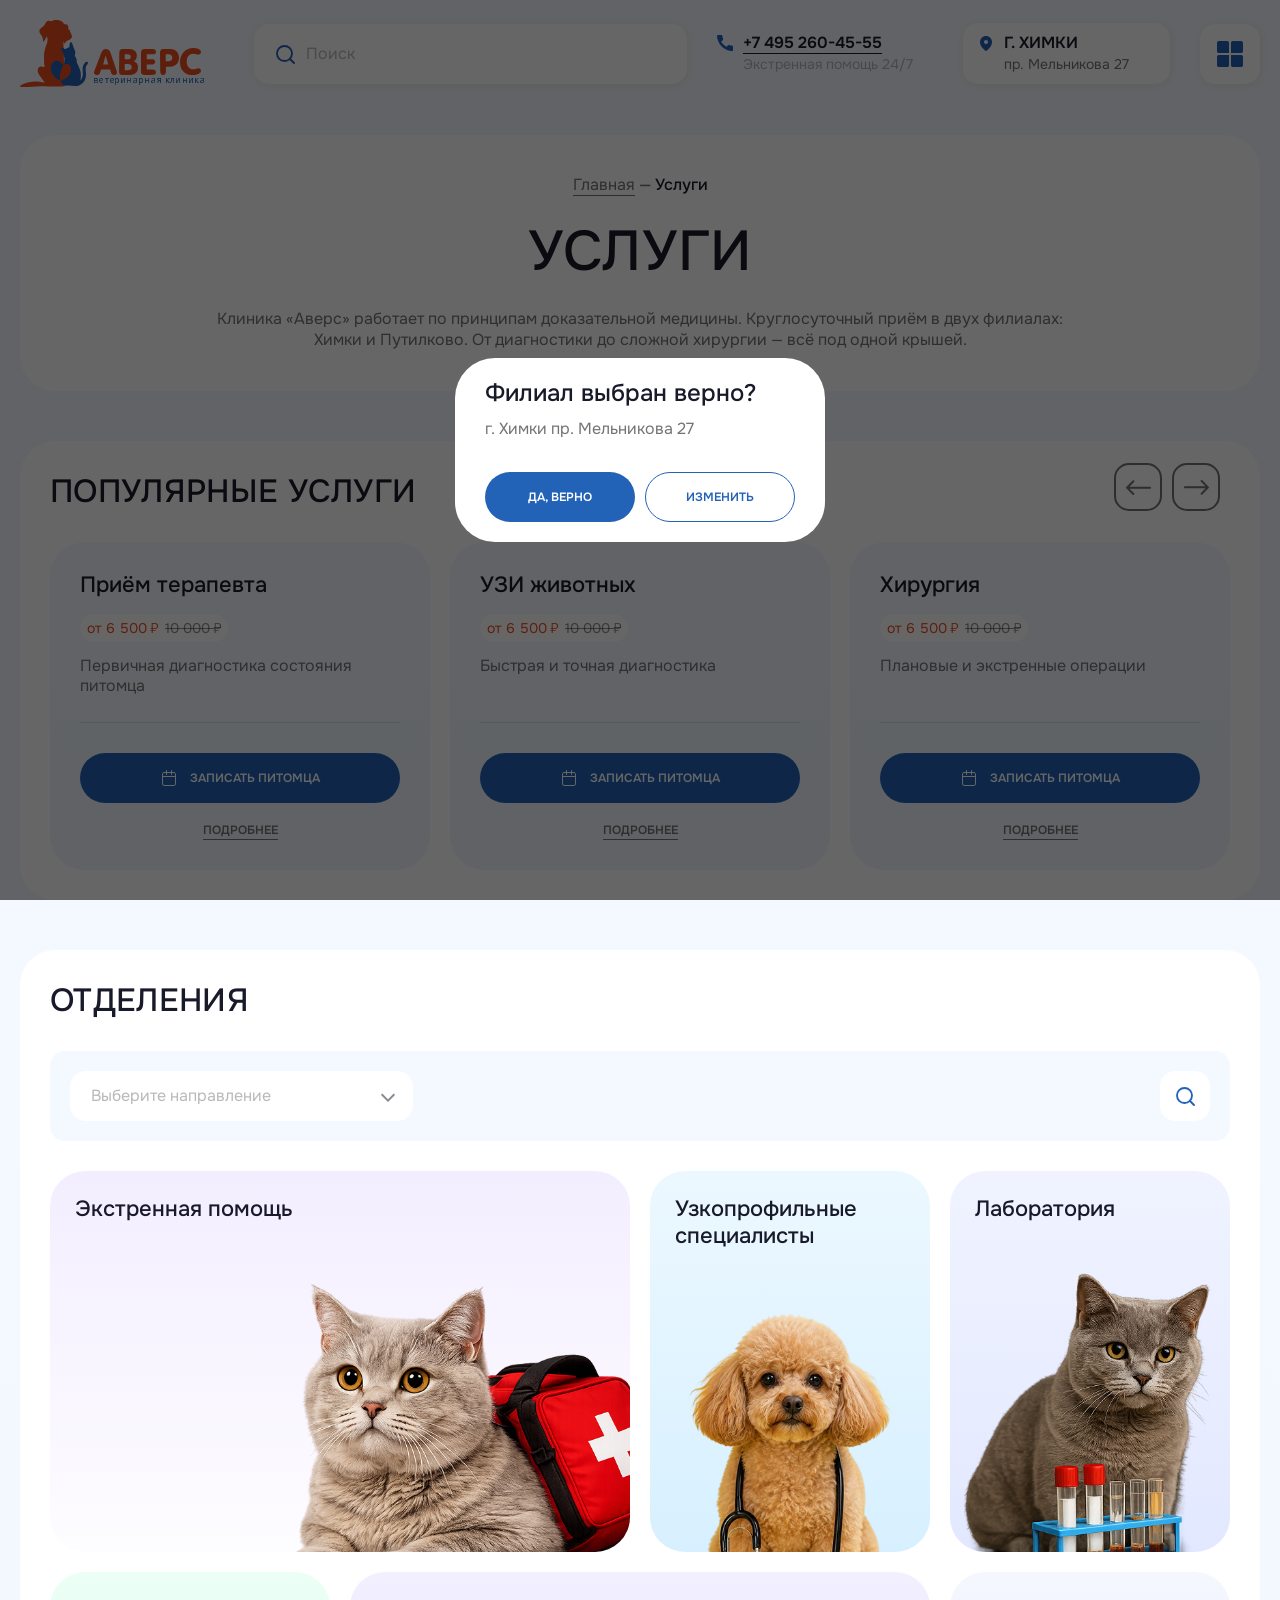
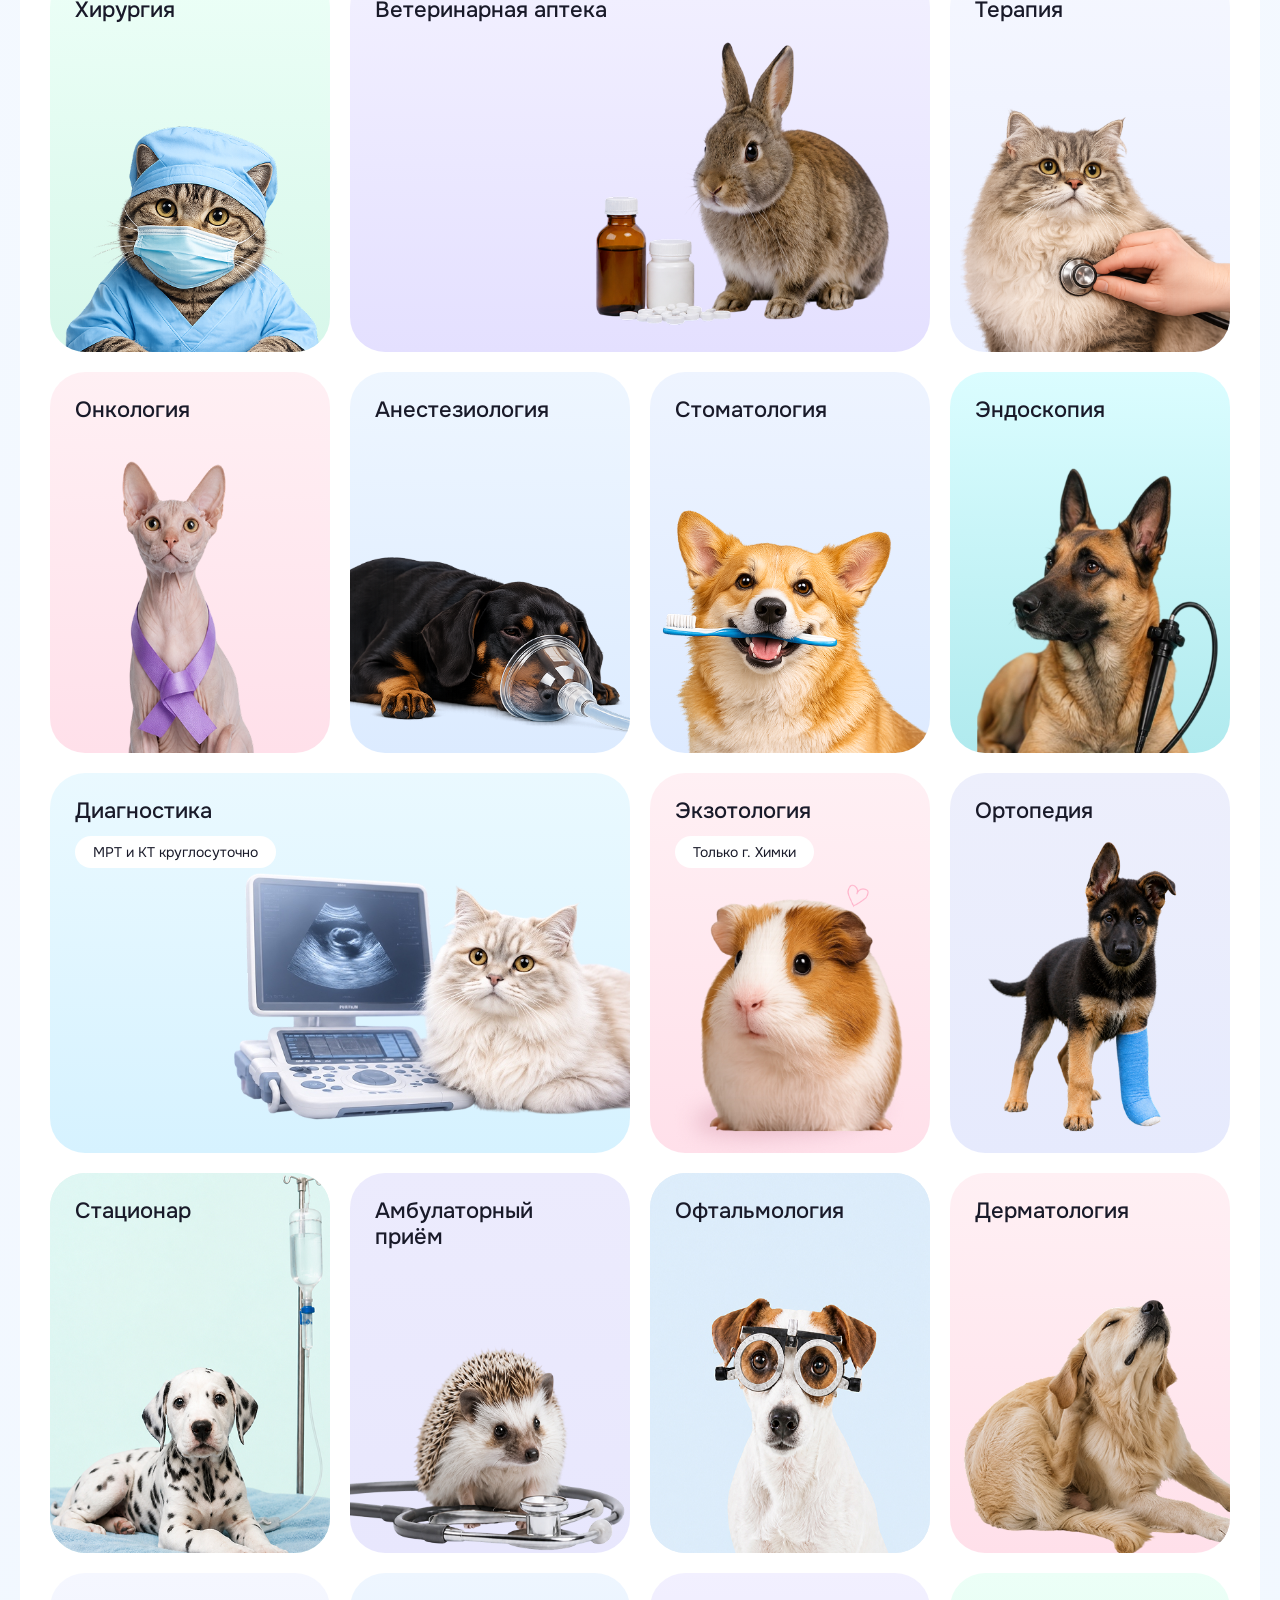
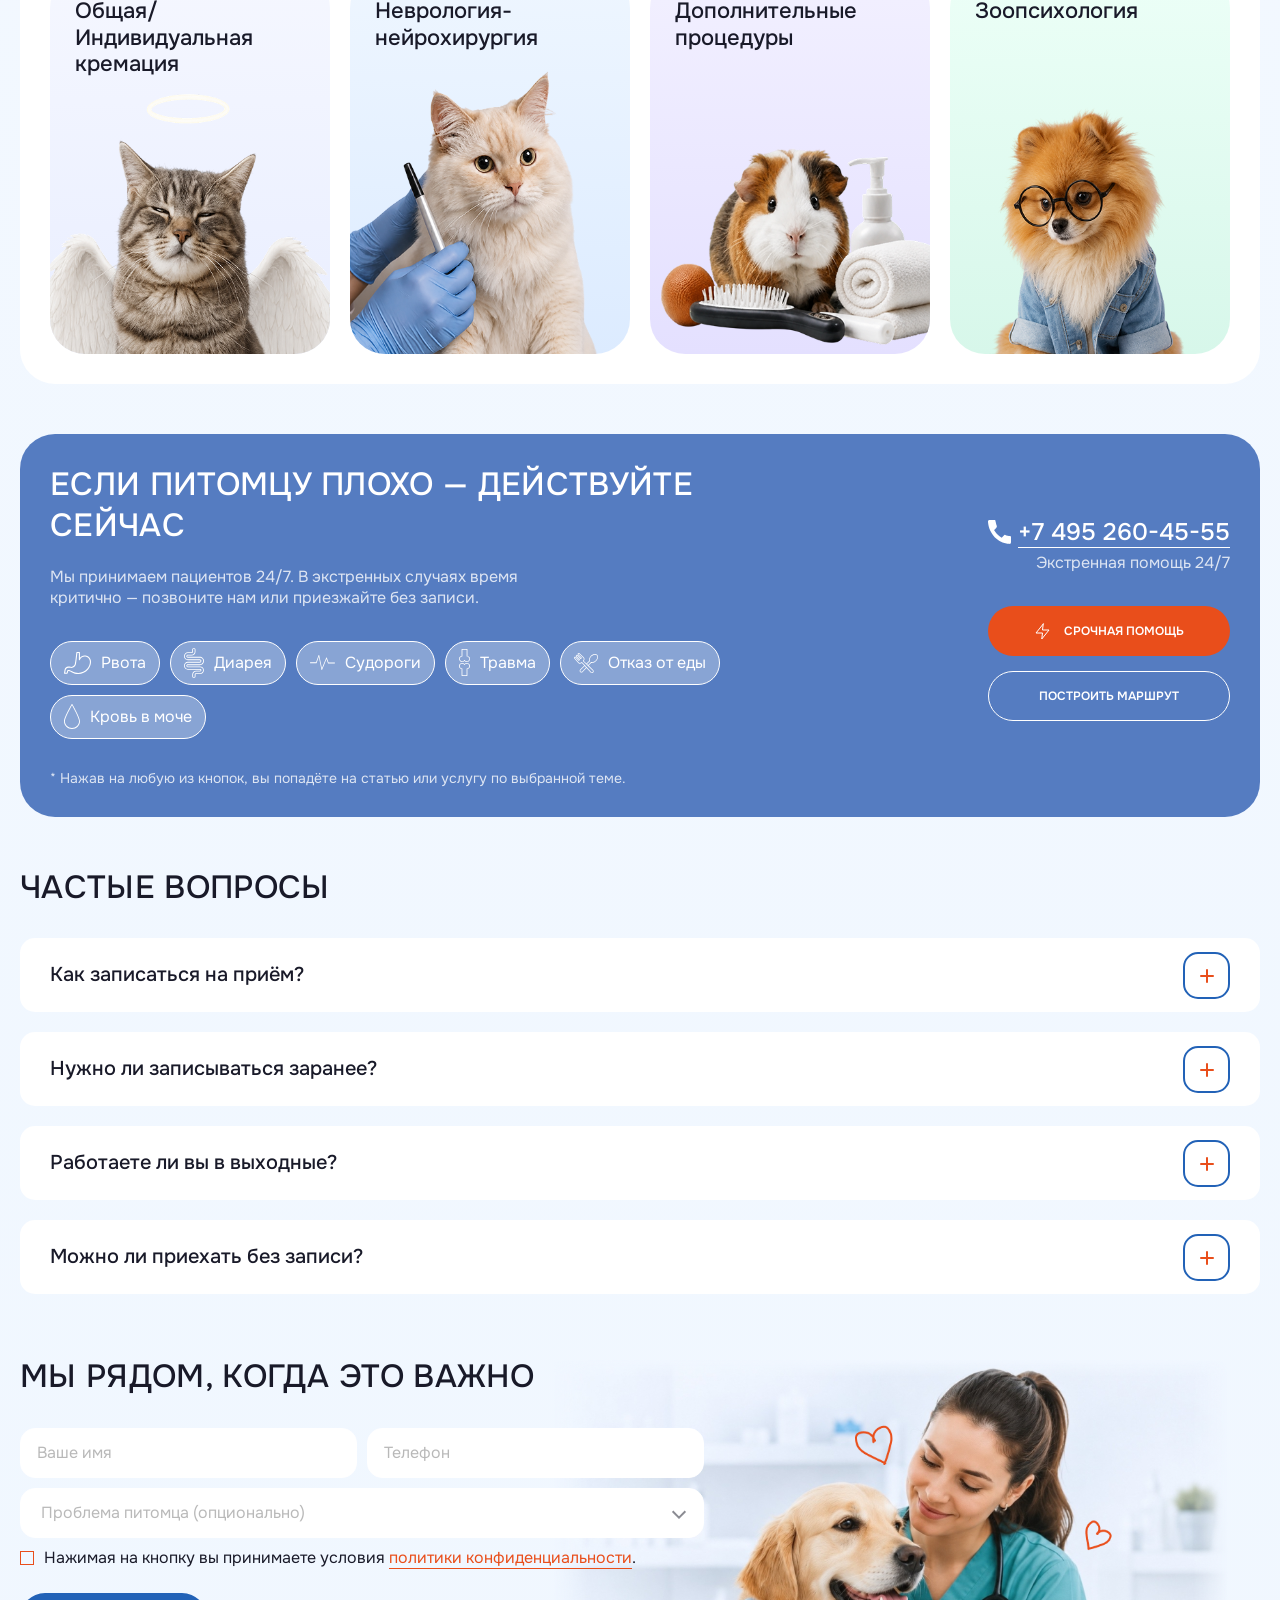
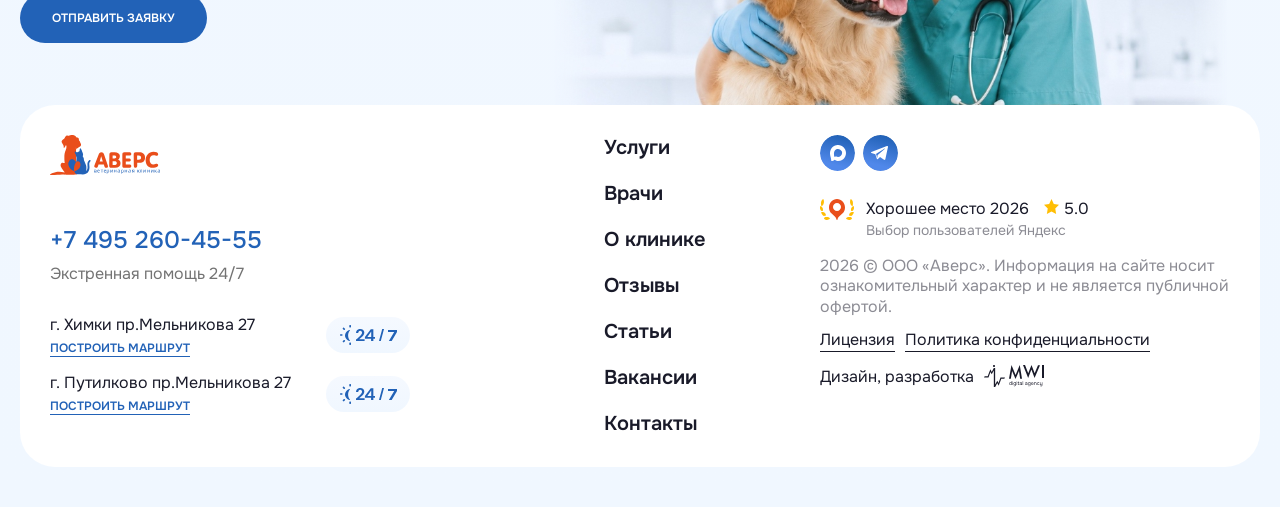
<file: services.html>
<!DOCTYPE html>
<html lang="ru">
	<head>
		<meta http-equiv="Content-Type" content="text/html; charset=utf-8">
		<!-- Переключение IE в последнию версию, на случай если в настройках пользователя стоит меньшая -->
		<meta http-equiv="X-UA-Compatible" content="IE=edge">

		<!-- Адаптирование страницы для мобильных устройств -->
		<meta name="viewport" content="width=device-width, initial-scale=1, maximum-scale=1">

		<!-- Запрет распознования номера телефона -->
		<meta name="format-detection" content="telephone=no">
		<meta name="SKYPE_TOOLBAR" content ="SKYPE_TOOLBAR_PARSER_COMPATIBLE">

		<!-- Заголовок страницы -->
		<title>АВЕРС</title>

		<!-- Данное значение часто используют(использовали) поисковые системы -->
		<meta name="description" content="">
		<meta name="keywords" content="">

		<!-- Традиционная иконка сайта, размер 16x16, прозрачность поддерживается. Рекомендуемый формат: .ico или .png -->
		<link rel="shortcut icon" href="favicon.ico">

		<meta name="theme-color" content="#ffffff">

		<link rel="preconnect" href="https://fonts.googleapis.com">
		<link rel="preconnect" href="https://fonts.gstatic.com" crossorigin>
		<link href="https://fonts.googleapis.com/css2?family=Onest:wght@100..900&display=swap" rel="stylesheet">

		<!-- Подключение файлов стилей -->
		<link rel="stylesheet" href="css/swiper-bundle.min.css">
		<link rel="stylesheet" href="css/fancybox.css">
		<link rel="stylesheet" href="css/styles.css">

		<link rel="stylesheet" href="css/response_1699.css" media="(max-width: 1699px)">
		<link rel="stylesheet" href="css/response_1499.css" media="(max-width: 1499px)">
		<link rel="stylesheet" href="css/response_1319.css" media="(max-width: 1319px)">
		<link rel="stylesheet" href="css/response_1199.css" media="(max-width: 1199px)">
		<link rel="stylesheet" href="css/response_1023.css" media="(max-width: 1023px)">
		<link rel="stylesheet" href="css/response_767.css" media="(max-width: 767px)">
		<link rel="stylesheet" href="css/response_479.css" media="(max-width: 479px)">
	</head>
	<body>
		<div class="wrap">
			<div class="main">
				<!-- Шапка -->
				<header class="header">
					<div class="cont">
						<div class="header__flex _flex">
							<div class="header__logo">
								<a href="/">
									<img src="images/logo.svg" alt="">
								</a>
							</div>
							<div class="header-search">
								<form action="" class="header-search__form">
									<div class="header-search__form-flex _flex">
										<input type="text" value="" placeholder="Поиск" id="search-input" autocomplete="off" class="header-search__form-input">
										<button type="reset" class="header-search__form-clear">
											<svg>
												<use xlink:href="images/sprite.svg#close"></use>
											</svg>
										</button>
									</div>

									<div class="header-search__box">
										<div class="header-search__list">
											<div class="header-search__list-item">
												<a href="/" class="header-search__list-link"><b>Вс</b>крытие абсцесса, гематомы, дренирование</a>
											</div>
											<div class="header-search__list-item">
												<a href="/" class="header-search__list-link"><b>Вс</b>крытие абсцесса, гематомы, дренирование</a>
											</div>
											<div class="header-search__list-item">
												<a href="/" class="header-search__list-link"><b>Вс</b>крытие абсцесса, гематомы, дренирование</a>
											</div>
											<div class="header-search__list-item">
												<a href="/" class="header-search__list-link"><b>Вс</b>крытие абсцесса, гематомы, дренирование</a>
											</div>
											<div class="header-search__list-item">
												<a href="/" class="header-search__list-link"><b>Вс</b>крытие абсцесса, гематомы, дренирование</a>
											</div>
											<div class="header-search__list-item">
												<a href="/" class="header-search__list-link"><b>Вс</b>крытие абсцесса, гематомы, дренирование</a>
											</div>
										</div>

										<a href="/" class="header-search__all">Все результаты</a>
									</div>
								</form>
							</div>
							<div class="header__contacts _flex">
								<div class="header__tel">
									<a href="tel:+74952604555"><span>+7 495 260-45-55</span></a>
									<div class="header__tel-desc">Экстренная помощь 24/7</div>
								</div>

								<button type="button" data-content="#choose-filial" class="header__adres modal-btn">
									<div class="header__adres-city">г. Химки</div>
									<div class="header__adres-desc">пр. Мельникова 27</div>
								</button>
							</div>
							
							<button type="button" class="header__burger"></button>
						</div>
					</div>

					<div class="header__block">
						<div class="cont">
							<div class="header__block-bg">
								<div class="header__block-flex _flex">
									<div class="header-search">
										<form action="" class="header-search__form">
											<div class="header-search__form-flex _flex">
												<input type="text" value="" placeholder="Поиск" class="header-search__form-input">
											</div>
										</form>
									</div>
									<nav class="header__menu">
										<div class="header__menu-item">
											<a href="/" class="header__menu-link">Услуги</a>
										</div>
										<div class="header__menu-item">
											<a href="/" class="header__menu-link">Врачи</a>
										</div>
										<div class="header__menu-item">
											<a href="/" class="header__menu-link">О клинике</a>
										</div>
										<div class="header__menu-item">
											<a href="/" class="header__menu-link">Отзывы</a>
										</div>
										<div class="header__menu-item">
											<a href="/" class="header__menu-link">Статьи</a>
										</div>
										<div class="header__menu-item">
											<a href="/" class="header__menu-link">Вакансии</a>
										</div>
										<div class="header__menu-item">
											<a href="/" class="header__menu-link">Контакты</a>
										</div>
									</nav>
									<div class="header__block-coll _flex">
										<div class="header__adreses">
											<div class="header__adreses-item">
												<div class="header__adreses-city">Химки</div>
												<div class="header__adreses-adres">пр. Мельникова 27</div>
												<div class="header__adreses-time">24/7, бесплатная парковка</div>
											</div>
											<div class="header__adreses-item">
												<div class="header__adreses-city">Путилково</div>
												<div class="header__adreses-adres">пр. Мельникова 27</div>
												<div class="header__adreses-time">24/7, бесплатная парковка</div>
											</div>
										</div>
										<div class="header__info">
											<div class="header__info-title">Если питомцу <br>плохо — не ждите</div>
											<div class="header__info-tel">
												<a href="tel:+ 74952604555">
													<span>+ 7 (495) 260-45-55</span>
												</a>
											</div>
											<div class="header__info-time">Экстренная помощь 24/7</div>
											<div class="header__info-btns _flex">
												<a href="/" class="btn-red header__info-btn">
													<span class="btn-red__wrap">
														<span class="btn-red__icon">
															<img data-src="images/ic_zap.svg" src="images/img_plug.png" alt="" class="lazyload">
														</span>
														Срочная помощь
													</span>
												</a>
												<button type="button" data-content="#modal-callback" class="btn-blue header__info-btn modal-btn">
													<span class="btn-blue__wrap">
														<span class="btn-blue__icon">
															<img data-src="images/ic_zap.svg" src="images/img_plug.png" alt="" class="lazyload">
														</span>
														Перезвонить мне
													</span>
												</button>
											</div>
										</div>
									</div>
								</div>
							</div>
						</div>
					</div>
				</header>
				<!-- End Шапка -->

				<section class="page-head">
					<div class="cont _nopad">
						<div class="page-head__bg">
							<div class="breadcrumbs">
								<div class="breadcrumbs__scroll">
									<a href="/">Главная</a> <span class="breadcrumbs_sep">—</span> Услуги
								</div>
							</div>

							<h1 class="page-title">услуги</h1>

							<div class="page-head__desc page-head__desc_maxwidth">Клиника «Аверс» работает по принципам доказательной медицины. Круглосуточный приём в двух филиалах: Химки и Путилково. От диагностики до сложной хирургии — всё под одной крышей.</div>
						</div>
					</div>
				</section>


				<section class="stocks _marg">
					<div class="cont _nopad">
						<div class="section-bg">
							<div class="main-title">популярные услуги</div>

							<div class="stocks__slider swiper swiper_visible">
								<div class="swiper-wrapper">
									<div class="swiper-slide stocks__item">
										<div class="stocks__info">
											<div class="stocks__name">
												<a href="/">Приём терапевта</a>
											</div>

											<div class="stocks__price-box">
												<div class="stocks__prices">
													<div class="stocks__price">от 6 500 <i class="rub">:</i></div>
													<div class="stocks__price-old">10 000 <i class="rub">:</i></div>
												</div>
											</div>

											<div class="stocks__desc">Первичная диагностика состояния питомца</div>
										</div>

										<div class="stocks__btns _flex">
											<button type="button" data-content="#modal-stock" class="btn-blue stocks__btn modal-btn">
												<span class="btn-blue__wrap">
													<span class="btn-blue__icon">
														<img data-src="images/ic_calendar.svg" src="images/img_plug.png" alt="" class="lazyload">
													</span>
													Записать питомца
												</span>
											</button>

											<a href="/" class="stocks__btn-more">подробнее</a>
										</div>
									</div>
									<div class="swiper-slide stocks__item">
										<div class="stocks__info">
											<div class="stocks__name">
												<a href="/">УЗИ животных</a>
											</div>

											<div class="stocks__price-box">
												<div class="stocks__prices">
													<div class="stocks__price">от 6 500 <i class="rub">:</i></div>
													<div class="stocks__price-old">10 000 <i class="rub">:</i></div>
												</div>
											</div>

											<div class="stocks__desc">Быстрая и точная диагностика</div>
										</div>

										<div class="stocks__btns _flex">
											<button type="button" data-content="#modal-stock" class="btn-blue stocks__btn modal-btn">
												<span class="btn-blue__wrap">
													<span class="btn-blue__icon">
														<img data-src="images/ic_calendar.svg" src="images/img_plug.png" alt="" class="lazyload">
													</span>
													Записать питомца
												</span>
											</button>

											<a href="/" class="stocks__btn-more">подробнее</a>
										</div>
									</div>
									<div class="swiper-slide stocks__item">
										<div class="stocks__info">
											<div class="stocks__name">
												<a href="/">Хирургия</a>
											</div>

											<div class="stocks__price-box">
												<div class="stocks__prices">
													<div class="stocks__price">от 6 500 <i class="rub">:</i></div>
													<div class="stocks__price-old">10 000 <i class="rub">:</i></div>
												</div>
											</div>

											<div class="stocks__desc">Плановые и экстренные операции</div>
										</div>

										<div class="stocks__btns _flex">
											<button type="button" data-content="#modal-stock" class="btn-blue stocks__btn modal-btn">
												<span class="btn-blue__wrap">
													<span class="btn-blue__icon">
														<img data-src="images/ic_calendar.svg" src="images/img_plug.png" alt="" class="lazyload">
													</span>
													Записать питомца
												</span>
											</button>

											<a href="/" class="stocks__btn-more">подробнее</a>
										</div>
									</div>
									<div class="swiper-slide stocks__item">
										<div class="stocks__info">
											<div class="stocks__name">
												<a href="/">Хирургия</a>
											</div>

											<div class="stocks__price-box">
												<div class="stocks__prices">
													<div class="stocks__price">от 6 500 <i class="rub">:</i></div>
													<div class="stocks__price-old">10 000 <i class="rub">:</i></div>
												</div>
											</div>

											<div class="stocks__desc">Плановые и экстренные операции</div>
										</div>

										<div class="stocks__btns _flex">
											<button type="button" data-content="#modal-stock" class="btn-blue stocks__btn modal-btn">
												<span class="btn-blue__wrap">
													<span class="btn-blue__icon">
														<img data-src="images/ic_calendar.svg" src="images/img_plug.png" alt="" class="lazyload">
													</span>
													Записать питомца
												</span>
											</button>

											<a href="/" class="stocks__btn-more">подробнее</a>
										</div>
									</div>
									<div class="swiper-slide stocks__item">
										<div class="stocks__info">
											<div class="stocks__name">
												<a href="/">Приём терапевта</a>
											</div>

											<div class="stocks__price-box">
												<div class="stocks__prices">
													<div class="stocks__price">от 6 500 <i class="rub">:</i></div>
													<div class="stocks__price-old">10 000 <i class="rub">:</i></div>
												</div>
											</div>

											<div class="stocks__desc">Первичная диагностика состояния питомца</div>
										</div>

										<div class="stocks__btns _flex">
											<button type="button" data-content="#modal-stock" class="btn-blue stocks__btn modal-btn">
												<span class="btn-blue__wrap">
													<span class="btn-blue__icon">
														<img data-src="images/ic_calendar.svg" src="images/img_plug.png" alt="" class="lazyload">
													</span>
													Записать питомца
												</span>
											</button>

											<a href="/" class="stocks__btn-more">подробнее</a>
										</div>
									</div>
									<div class="swiper-slide stocks__item">
										<div class="stocks__info">
											<div class="stocks__name">
												<a href="/">УЗИ животных</a>
											</div>

											<div class="stocks__price-box">
												<div class="stocks__prices">
													<div class="stocks__price">от 6 500 <i class="rub">:</i></div>
													<div class="stocks__price-old">10 000 <i class="rub">:</i></div>
												</div>
											</div>

											<div class="stocks__desc">Быстрая и точная диагностика</div>
										</div>

										<div class="stocks__btns _flex">
											<button type="button" data-content="#modal-stock" class="btn-blue stocks__btn modal-btn">
												<span class="btn-blue__wrap">
													<span class="btn-blue__icon">
														<img data-src="images/ic_calendar.svg" src="images/img_plug.png" alt="" class="lazyload">
													</span>
													Записать питомца
												</span>
											</button>

											<a href="/" class="stocks__btn-more">подробнее</a>
										</div>
									</div>
									<div class="swiper-slide stocks__item">
										<div class="stocks__info">
											<div class="stocks__name">
												<a href="/">Хирургия</a>
											</div>

											<div class="stocks__price-box">
												<div class="stocks__prices">
													<div class="stocks__price">от 6 500 <i class="rub">:</i></div>
													<div class="stocks__price-old">10 000 <i class="rub">:</i></div>
												</div>
											</div>

											<div class="stocks__desc">Плановые и экстренные операции</div>
										</div>

										<div class="stocks__btns _flex">
											<button type="button" data-content="#modal-stock" class="btn-blue stocks__btn modal-btn">
												<span class="btn-blue__wrap">
													<span class="btn-blue__icon">
														<img data-src="images/ic_calendar.svg" src="images/img_plug.png" alt="" class="lazyload">
													</span>
													Записать питомца
												</span>
											</button>

											<a href="/" class="stocks__btn-more">подробнее</a>
										</div>
									</div>
									<div class="swiper-slide stocks__item">
										<div class="stocks__info">
											<div class="stocks__name">
												<a href="/">Хирургия</a>
											</div>

											<div class="stocks__price-box">
												<div class="stocks__prices">
													<div class="stocks__price">от 6 500 <i class="rub">:</i></div>
													<div class="stocks__price-old">10 000 <i class="rub">:</i></div>
												</div>
											</div>

											<div class="stocks__desc">Плановые и экстренные операции</div>
										</div>

										<div class="stocks__btns _flex">
											<button type="button" data-content="#modal-stock" class="btn-blue stocks__btn modal-btn">
												<span class="btn-blue__wrap">
													<span class="btn-blue__icon">
														<img data-src="images/ic_calendar.svg" src="images/img_plug.png" alt="" class="lazyload">
													</span>
													Записать питомца
												</span>
											</button>

											<a href="/" class="stocks__btn-more">подробнее</a>
										</div>
									</div>
								</div>

								<button type="button" class="slider-button-prev _top">
									<svg>
										<use xlink:href="images/sprite.svg#arrow1"></use>
									</svg>
								</button>
								<button type="button" class="slider-button-next _top">
									<svg>
										<use xlink:href="images/sprite.svg#arrow1"></use>
									</svg>
								</button>

								<div class="slider-pagination _mob"></div>
							</div>
						</div>
					</div>
				</section>


				<section class="products _marg">
					<div class="cont _nopad">
						<div class="section-bg">
							<div class="main-title">отделения</div>

							<div class="specialists">
								<div class="specialists__top">
									<div class="specialists__top-wrap _flex">
										<div class="sorting">
											<form accept="" class="form sorting__form _flex">
												<div class="sorting__item">
													<div class="select-wrap">
														<select>
															<option value="0" data-display="Выберите направление"></option>
															<option value="1">Терапия</option>
															<option value="2">Хирургия</option>
															<option value="3">Кардиология</option>
															<option value="4">Дерматология</option>
															<option value="5">Офтальмология</option>
															<option value="6">Стоматология</option>
															<option value="7">Неврология</option>
															<option value="8">Лаборатория</option>
															<option value="9">УЗИ-диагностика</option>
															<option value="10">Вакцинация</option>
															<option value="11">Экстренная помощь</option>
														</select>
													</div>
												</div>
											</form>
										</div>
										<div class="mini-modal specialists__search">
											<button type="button" class="mini-modal__btn specialists__search-open"></button>
		
											<div class="mini-modal__modal specialists__search-modal">
												<form accept="" class="form-search _flex">
													<input type="text" value="" placeholder="Поиск" class="form-search__input search-input">
	
													<button type="reset" class="form-search__clear search-clear">
														<svg>
															<use xlink:href="images/sprite.svg#close"></use>
														</svg>
													</button>
												</form>
											</div>
										</div>
									</div>
								</div>
							</div>

							<div class="products__grid">
								<a href="/" class="product product_big" style="background: linear-gradient(180deg, #f3eeff 0%, rgba(234, 221, 255, 0.08) 100%);">
									<span class="product__name">Экстренная помощь</span>

									<span class="product__img">
										<img data-src="images/tmp/product1.png" src="images/img_plug.png" alt="" class="lazyload">
									</span>
								</a>
								<a href="/" class="product" style="background: linear-gradient(180deg, #ECF8FF 0%, #D7F0FF 100%);">
									<span class="product__name">Узкопрофильные специалисты</span>

									<span class="product__img">
										<img data-src="images/tmp/product2.png" src="images/img_plug.png" alt="" class="lazyload">
									</span>
								</a>
								<a href="/" class="product" style="background: linear-gradient(180deg, #F0F3FF 0%, #E2E8FF 100%);">
									<span class="product__name">Лаборатория</span>

									<span class="product__img">
										<img data-src="images/tmp/product3.png" src="images/img_plug.png" alt="" class="lazyload">
									</span>
								</a>
								<a href="/" class="product" style="background: linear-gradient(180deg, #ECFFF7 0%, #D7F7EA 100%);">
									<span class="product__name">Хирургия</span>

									<span class="product__img">
										<img data-src="images/tmp/product4.png" src="images/img_plug.png" alt="" class="lazyload">
									</span>
								</a>
								<a href="/" class="product product_big" style="background: linear-gradient(180deg, #F2F0FF 0%, #E4E0FF 100%);">
									<span class="product__name">Ветеринарная аптека</span>

									<span class="product__img">
										<img data-src="images/tmp/product5.png" src="images/img_plug.png" alt="" class="lazyload">
									</span>
								</a>
								<a href="/" class="product" style="background: linear-gradient(180deg, #F5F7FF 0%, #E9EEFF 100%);">
									<span class="product__name">Терапия</span>

									<span class="product__img">
										<img data-src="images/tmp/product6.png" src="images/img_plug.png" alt="" class="lazyload">
									</span>
								</a>
								<a href="/" class="product" style="background: linear-gradient(180deg, #FFF0F4 0%, #FFE0EA 100%);">
									<span class="product__name">Онкология</span>

									<span class="product__img">
										<img data-src="images/tmp/product12.png" src="images/img_plug.png" alt="" class="lazyload">
									</span>
								</a>
								<a href="/" class="product" style="background: linear-gradient(180deg, #EEF6FF 0%, #DCEBFF 100%);">
									<span class="product__name">Анестезиология</span>

									<span class="product__img">
										<picture>
											<source srcset="images/img_plug.png" data-srcset="images/tmp/product7_mob.png" type="image/jpg"  media="(max-width:479px)" class="lazyload">
											<img data-src="images/tmp/product7.png" src="images/img_plug.png" alt="" class="small-banner__bg lazyload">
										</picture>
									</span>
								</a>
								<a href="/" class="product" style="background: linear-gradient(180deg, #EEF4FF 0%, #DDEAFF 100%);">
									<span class="product__name">Стоматология</span>

									<span class="product__img">
										<img data-src="images/tmp/product8.png" src="images/img_plug.png" alt="" class="lazyload">
									</span>
								</a>
								<a href="/" class="product" style="background: linear-gradient(180deg, #DBFDFF 0%, #B0EAEE 100%);">
									<span class="product__name">Эндоскопия</span>

									<span class="product__img">
										<img data-src="images/tmp/product9.png" src="images/img_plug.png" alt="" class="lazyload">
									</span>
								</a>
								<a href="/" class="product product_big" style="background: linear-gradient(180deg, #EAF9FF 0%, #D6F2FF 100%);">
									<span class="product__name">Диагностика</span>

									<span class="product__desc">МРТ и КТ круглосуточно</span>

									<span class="product__img">
										<img data-src="images/tmp/product10.png" src="images/img_plug.png" alt="" class="lazyload">
									</span>
								</a>
								<a href="/" class="product" style="background: linear-gradient(180deg, #FFF0F4 0%, #FFE0EA 100%);">
									<span class="product__name">Экзотология</span>

									<span class="product__desc">Только г. Химки</span>

									<span class="product__img">
										<img data-src="images/tmp/product11.png" src="images/img_plug.png" alt="" class="lazyload">
									</span>
								</a>
								<a href="/" class="product" style="background: linear-gradient(180deg, #EDEFFC 0%, #E6EAFD 100%);">
									<span class="product__name">Ортопедия</span>

									<span class="product__img">
										<img data-src="images/tmp/product13.png" src="images/img_plug.png" alt="" class="lazyload">
									</span>
								</a>
								<a href="/" class="product" style="background: linear-gradient(180deg, #DDF5F1 0%, #DBF4EF 100%);">
									<span class="product__name">Стационар</span>

									<span class="product__img">
										<picture>
											<source srcset="images/img_plug.png" data-srcset="images/tmp/product14_mob.png" type="image/jpg"  media="(max-width:479px)" class="lazyload">
											<img data-src="images/tmp/product14.jpg" src="images/img_plug.png" alt="" class="small-banner__bg lazyload">
										</picture>
									</span>
								</a>
								<a href="/" class="product" style="background: linear-gradient(180deg, #ECEBFD 0%, #E8E7FD 100%);">
									<span class="product__name">Амбулаторный приём</span>

									<span class="product__img">
										<picture>
											<source srcset="images/img_plug.png" data-srcset="images/tmp/product15_mob.png" type="image/jpg"  media="(max-width:479px)" class="lazyload">
											<img data-src="images/tmp/product15.png" src="images/img_plug.png" alt="" class="small-banner__bg lazyload">
										</picture>
									</span>
								</a>
								<a href="/" class="product" style="background: linear-gradient(180deg, #DDEDFA 0%, #DDECFA 100%);">
									<span class="product__name">Офтальмология</span>

									<span class="product__img">
										<img data-src="images/tmp/product16.jpg" src="images/img_plug.png" alt="" class="lazyload">
									</span>
								</a>
								<a href="/" class="product" style="background: linear-gradient(180deg, #FFF0F4 0%, #FFE0EA 100%);">
									<span class="product__name">Дерматология</span>

									<span class="product__img">
										<img data-src="images/tmp/product17.png" src="images/img_plug.png" alt="" class="lazyload">
									</span>
								</a>
								<a href="/" class="product" style="background: linear-gradient(180deg, #F5F7FF 0%, #E9EEFF 100%);">
									<span class="product__name">Общая/Индивидуальная кремация</span>

									<span class="product__img">
										<img data-src="images/tmp/product18.png" src="images/img_plug.png" alt="" class="lazyload">
									</span>
								</a>
								<a href="/" class="product" style="background: linear-gradient(180deg, #EEF6FF 0%, #DCEBFF 100%);">
									<span class="product__name">Неврология-<br>нейрохирургия</span>

									<span class="product__img">
										<picture>
											<source srcset="images/img_plug.png" data-srcset="images/tmp/product19_mob.png" type="image/jpg"  media="(max-width:479px)" class="lazyload">
											<img data-src="images/tmp/product19.png" src="images/img_plug.png" alt="" class="small-banner__bg lazyload">
										</picture>
									</span>
								</a>
								<a href="/" class="product" style="background: linear-gradient(180deg, #F2F0FF 0%, #E4E0FF 100%);">
									<span class="product__name">Дополнительные <br>процедуры</span>

									<span class="product__img">
										<picture>
											<source srcset="images/img_plug.png" data-srcset="images/tmp/product20_mob.png" type="image/jpg"  media="(max-width:479px)" class="lazyload">
											<img data-src="images/tmp/product20.png" src="images/img_plug.png" alt="" class="small-banner__bg lazyload">
										</picture>
									</span>
								</a>
								<a href="/" class="product" style="background: linear-gradient(180deg, #ECFFF7 0%, #D7F7EA 100%);">
									<span class="product__name">Зоопсихология</span>

									<span class="product__img">
										<picture>
											<source srcset="images/img_plug.png" data-srcset="images/tmp/product21_mob.png" type="image/jpg"  media="(max-width:479px)" class="lazyload">
											<img data-src="images/tmp/product21.png" src="images/img_plug.png" alt="" class="small-banner__bg lazyload">
										</picture>
									</span>
								</a>
							</div>
						</div>
					</div>
				</section>


				<section class="help-banner _marg">
					<div class="cont _nopad">
						<div class="help-banner__bg _flex">
							<div class="help-banner__abs">
								<img data-src="images/help_banner_abs1.svg" src="images/img_plug.png" alt="" class="lazyload">
							</div>
							<div class="help-banner__abs2">
								<img data-src="images/help_banner_abs1.svg" src="images/img_plug.png" alt="" class="lazyload">
							</div>
							
							<div class="help-banner__coll">
								<div class="main-title main-title_white">Если питомцу плохо — действуйте сейчас</div>

								<div class="help-banner__desc">Мы принимаем пациентов 24/7. В экстренных случаях время критично — позвоните нам или приезжайте без записи.</div>

								<div class="symptoms symptoms_marg _flex">
									<a href="/" class="symptoms__item">
										<span class="symptoms__icon">
											<img data-src="images/ic_symptom1.svg" src="images/img_plug.png" alt="" class="lazyload">
										</span>

										<span class="symptoms__name">Рвота</span>
									</a>
									<a href="/" class="symptoms__item">
										<span class="symptoms__icon">
											<img data-src="images/ic_symptom2.svg" src="images/img_plug.png" alt="" class="lazyload">
										</span>

										<span class="symptoms__name">Диарея</span>
									</a>
									<a href="/" class="symptoms__item">
										<span class="symptoms__icon">
											<img data-src="images/ic_symptom3.svg" src="images/img_plug.png" alt="" class="lazyload">
										</span>

										<span class="symptoms__name">Судороги</span>
									</a>
									<a href="/" class="symptoms__item">
										<span class="symptoms__icon">
											<img data-src="images/ic_symptom4.svg" src="images/img_plug.png" alt="" class="lazyload">
										</span>

										<span class="symptoms__name">Травма</span>
									</a>
									<a href="/" class="symptoms__item">
										<span class="symptoms__icon">
											<img data-src="images/ic_symptom5.svg" src="images/img_plug.png" alt="" class="lazyload">
										</span>

										<span class="symptoms__name">Отказ от еды</span>
									</a>
									<a href="/" class="symptoms__item">
										<span class="symptoms__icon">
											<img data-src="images/ic_symptom6.svg" src="images/img_plug.png" alt="" class="lazyload">
										</span>

										<span class="symptoms__name">Кровь в моче</span>
									</a>
								</div>

								<div class="help-banner__note">* Нажав на любую из кнопок, вы попадёте на статью или услугу по выбранной теме.</div>
							</div>

							<div class="help-banner__colc">
								<div class="help-banner__img">
									<img data-src="images/cat_img.png" src="images/img_plug.png" alt="" class="lazyload">
								</div>
							</div>

							<div class="help-banner__colr">
								<div class="help-banner__box">
									<div class="help-banner__phone">
										<div class="help-banner__phone-number">
											<a href="tel:+74952604555"><span>+7 495 260-45-55</span></a>
										</div>
	
										<div class="help-banner__phone-desc">Экстренная помощь 24/7</div>
									</div>
	
									<div class="help-banner__box-btns">
										<a href="/" class="btn-red help-banner__box-btn">
											<span class="btn-red__wrap">
												<span class="btn-red__icon">
													<img data-src="images/ic_zap.svg" src="images/img_plug.png" alt="" class="lazyload">
												</span>
												Срочная помощь
											</span>
										</a>
	
										<a href="/" class="help-banner__btn-bord help-banner__box-btn">Построить маршрут</a>
									</div>
								</div>
							</div>
						</div>
					</div>
				</section>


				<section class="faq-section faq-section_marg _marg">
					<div class="cont">
						<div class="main-title">Частые вопросы</div>

						<div class="accordion faq-section__accordion">
							<div class="accordion__item">
								<button type="button" class="accordion__open">
									<span>Как записаться на приём?</span>
									<span class="accordion__open-icon"></span>
								</button>

								<div class="accordion__data faq-section__data">
									<div class="text-block">
										<p>Записаться на приём можно несколькими способами: по телефону +7 495 260-45-55 (круглосуточно), через форму на сайте — нажмите кнопку «Записаться на приём» на странице нужной услуги, или приехав в клинику лично. Для записи понадобится имя владельца, кличка и вид питомца, а также предпочтительная дата и время визита.</p>
									</div>
								</div>
							</div>
							<div class="accordion__item">
								<button type="button" class="accordion__open">
									<span>Нужно ли записываться заранее?</span>
									<span class="accordion__open-icon"></span>
								</button>

								<div class="accordion__data faq-section__data">
									<div class="text-block">
										<p>Записаться на приём можно несколькими способами: по телефону +7 495 260-45-55 (круглосуточно), через форму на сайте — нажмите кнопку «Записаться на приём» на странице нужной услуги, или приехав в клинику лично. Для записи понадобится имя владельца, кличка и вид питомца, а также предпочтительная дата и время визита.</p>

										<p><p>Записаться на приём можно несколькими способами: по телефону +7 495 260-45-55 (круглосуточно), через форму на сайте — нажмите кнопку «Записаться на приём» на странице нужной услуги, или приехав в клинику лично. Для записи понадобится имя владельца, кличка и вид питомца, а также предпочтительная дата и время визита.</p></p>
									</div>
								</div>
							</div>
							<div class="accordion__item">
								<button type="button" class="accordion__open">
									<span>Работаете ли вы в выходные?</span>
									<span class="accordion__open-icon"></span>
								</button>

								<div class="accordion__data faq-section__data">
									<div class="text-block">
										<p>Записаться на приём можно несколькими способами: по телефону +7 495 260-45-55 (круглосуточно), через форму на сайте — нажмите кнопку «Записаться на приём» на странице нужной услуги, или приехав в клинику лично. Для записи понадобится имя владельца, кличка и вид питомца, а также предпочтительная дата и время визита.</p>

										<p><p>Записаться на приём можно несколькими способами: по телефону +7 495 260-45-55 (круглосуточно), через форму на сайте — нажмите кнопку «Записаться на приём» на странице нужной услуги, или приехав в клинику лично. Для записи понадобится имя владельца, кличка и вид питомца, а также предпочтительная дата и время визита.</p></p>
									</div>
								</div>
							</div>
							<div class="accordion__item">
								<button type="button" class="accordion__open">
									<span>Можно ли приехать без записи?</span>
									<span class="accordion__open-icon"></span>
								</button>

								<div class="accordion__data faq-section__data">
									<div class="text-block">
										<p>Записаться на приём можно несколькими способами: по телефону +7 495 260-45-55 (круглосуточно), через форму на сайте — нажмите кнопку «Записаться на приём» на странице нужной услуги, или приехав в клинику лично. Для записи понадобится имя владельца, кличка и вид питомца, а также предпочтительная дата и время визита.</p>

										<p><p>Записаться на приём можно несколькими способами: по телефону +7 495 260-45-55 (круглосуточно), через форму на сайте — нажмите кнопку «Записаться на приём» на странице нужной услуги, или приехав в клинику лично. Для записи понадобится имя владельца, кличка и вид питомца, а также предпочтительная дата и время визита.</p></p>
									</div>
								</div>
							</div>
						</div>
					</div>
				</section>


				<section class="main-form main-form_bot">
					<div class="cont">
						<div class="main-form__wrap">
							<div class="main-form__box">
								<form action="" class="form main-form__form">
									<div class="main-title main-form__main-title">Мы рядом, когда это важно</div>

									<div class="form__flex _flex">
										<div class="form__line">
											<div class="form__field">
												<input type="text" value="" placeholder="Ваше имя" class="form__input">
											</div>
										</div>
										<div class="form__line">
											<div class="form__field">
												<input type="tel" value="" name="" placeholder="Телефон" data-mask="+7 (999) 999-99-99" class="form__input">
											</div>
										</div>
									</div>

									<div class="form__line">
										<div class="select-wrap">
											<select>
												<option value="0" data-display="Проблема питомца (опционально)"></option>
												<option value="1">Терапия</option>
												<option value="2">Хирургия</option>
												<option value="3">Кардиология</option>
												<option value="4">Дерматология</option>
												<option value="5">Офтальмология</option>
												<option value="6">Стоматология</option>
												<option value="7">Неврология</option>
												<option value="8">Лаборатория</option>
												<option value="9">УЗИ-диагностика</option>
												<option value="10">Вакцинация</option>
												<option value="11">Экстренная помощь</option>
											</select>
										</div>
									</div>

									<div class="checkbox form__agree">
										<label class="checkbox__label">
											<input type="checkbox" name="">
				
											<span class="checkbox__text">
												Нажимая на кнопку вы принимаете условия <a href="/" target="_blank">политики конфиденциальности</a>.
											</span>
										</label>
									</div>

									<div class="form__submit">
										<button type="submit" class="btn-blue">Отправить заявку</button>
									</div>
								</form>

								<div class="request-sent form-success">
									<div class="request-sent__box">
										<div class="request-sent__icon"></div>

										<div class="main-title">Заявка отправлена!</div>

										<div class="request-sent__desc">Мы свяжемся с вами в ближайшее время</div>
									</div>
								</div>
							</div>

							<div class="main-form__bg">
								<img data-src="images/main_form_img.png" src="images/img_plug.png" alt="" class="lazyload">
							</div>
						</div>
					</div>
				</section>
			</div>


			<footer class="footer _marg">
				<div class="cont _nopad">
					<div class="section-bg">
						<div class="footer__flex _flex">
							<div class="footer__coll">
								<div class="footer__logo">
									<a href="/">
										<img src="images/logo.svg" alt="">
									</a>
								</div>

								<div class="footer__tel">
									<a href="tel:+74952604555">+7 495 260-45-55</a>
								</div>
								<div class="footer__time">Экстренная помощь 24/7</div>

								<div class="footer__adreses">
									<div class="footer__adres _flex">
										<div class="footer__adres-box">
											<div class="footer__adres-name">г. Химки пр.Мельникова 27</div>
											<div class="footer__adres-link">
												<a href="/">Построить маршрут</a>
											</div>
										</div>
										<div class="footer__adres-time">
											<img data-src="images/time_work.svg" src="images/img_plug.png" alt="" class="lazyload">
										</div>
									</div>
									<div class="footer__adres _flex">
										<div class="footer__adres-box">
											<div class="footer__adres-name">г. Путилково пр.Мельникова 27</div>
											<div class="footer__adres-link">
												<a href="/">Построить маршрут</a>
											</div>
										</div>
										<div class="footer__adres-time">
											<img data-src="images/time_work.svg" src="images/img_plug.png" alt="" class="lazyload">
										</div>
									</div>
								</div>
							</div>

							<div class="footer__menu">
								<div class="footer__menu-item">
									<a href="/" class="footer__menu-link">Услуги</a>
								</div>
								<div class="footer__menu-item">
									<a href="/" class="footer__menu-link">Врачи</a>
								</div>
								<div class="footer__menu-item">
									<a href="/" class="footer__menu-link">О клинике</a>
								</div>
								<div class="footer__menu-item">
									<a href="/" class="footer__menu-link">Отзывы</a>
								</div>
								<div class="footer__menu-item">
									<a href="/" class="footer__menu-link">Статьи</a>
								</div>
								<div class="footer__menu-item">
									<a href="/" class="footer__menu-link">Вакансии</a>
								</div>
								<div class="footer__menu-item">
									<a href="/" class="footer__menu-link">Контакты</a>
								</div>
							</div>

							<div class="footer__colr">
								<div class="footer__socials _flex">
									<a href="/" class="footer__socials-item">
										<img data-src="images/ic_soc1.svg" src="images/img_plug.png" alt="" class="lazyload">
									</a>
									<a href="/" class="footer__socials-item">
										<img data-src="images/ic_soc2.svg" src="images/img_plug.png" alt="" class="lazyload">
									</a>
								</div>

								<div class="footer__yn _flex">
									<div class="footer__yn-icon">
										<img data-src="images/rev_yn.svg" src="images/img_plug.png" alt="" class="lazyload">
									</div>

									<div class="footer__yn-box">
										<div class="footer__yn-top _flex">
											<div class="footer__yn-info">Хорошее место 2026</div>
											<div class="footer__yn-star">5.0</div>
										</div>

										<div class="footer__yn-desc">Выбор пользователей Яндекс</div>
									</div>
								</div>

								<div class="footer__copy">2026 &copy; ООО «Аверс». Информация на сайте носит <br>ознакомительный характер и не является публичной офертой.</div>

								<div class="footer__links _flex">
									<a href="/">Лицензия</a>
									<a href="/">Политика конфиденциальности</a>
								</div>

								<div class="footer__creator _flex">
									<div class="footer__creator-desc">Дизайн, разработка</div>

									<a href="/" class="footer__creator-img">
										<img src="images/logo_creator.svg" alt="">
									</a>
								</div>
							</div>
						</div>
					</div>
				</div>
			</footer>
		</div>

		<div class="supports-error">
			Ваш браузер устарел рекомендуем обновить его до последней версии<br> или использовать другой более современный.
		</div>

		<div id="modal-filial" class="modal modal-small modal-filial">
			<div class="modal__box filial">
				<div class="filial__title">Филиал выбран верно?</div>
				<div class="filial__adres">г. Химки пр. Мельникова 27</div>

				<div class="filial__btns _flex">
					<button type="button" class="btn-blue filial__btn modal-close">Да, верно</button>
					<button type="button" data-content="#choose-filial" class="btn-border filial__btn modal-btn">Изменить</button>
				</div>
			</div>
		</div>

		<div id="choose-filial" class="modal modal-small">
			<div class="modal__box choose-filial">
				<div class="choose-filial__title">Выберите филиал</div>

				<form action="" class="form">
					<div class="radios">
						<div class="radio">
							<label class="radio__label">
								<input type="radio" name="filial" checked>

								<span class="radio__box">
									<span class="radio__name">Химки</span>
									<span class="radio__adres">пр. Мельникова 27</span>
									<span class="radio__time">24/7, бесплатная парковка</span>
								</span>
							</label>
						</div>
						<div class="radio">
							<label class="radio__label">
								<input type="radio" name="filial" checked>

								<span class="radio__box">
									<span class="radio__name">Путилково</span>
									<span class="radio__adres">г. Путилково пр. Мельникова 27</span>
									<span class="radio__time">24/7, бесплатная парковка</span>
								</span>
							</label>
						</div>
					</div>

					<div class="choose-filial__btn">
						<button type="submit" class="btn-blue">Подтвердить</button>
					</div>
				</form>
			</div>
		</div>

		<div id="modal-stock" class="modal modal-form">
			<form action="" class="modal__box form">
				<div class="modal-form__top-title">АКЦИЯ</div>

				<div class="modal__title">-35% на чекап для собак и кошек</div>

				<div class="modal-form__action">Действует до 31 августа 2025</div>

				<div class="modal-form__desc">Суперскидка на первичный приём хирурга, анализы и саму операцию в обоих филиалах Аверс. В стоимость чекапа входит: осмотр терапевта, клинический анализ крови, биохимический анализ крови, анализ мочи, УЗИ брюшной полости.</div>

				<div class="modal-form__info">
					<div class="modal-form__title">Что входит:</div>

					<ul class="modal-form__list">
						<li>Осмотр терапевта</li>
						<li>Клинический анализ крови</li>
						<li>Биохимический анализ крови</li>
						<li>Анализ мочи</li>
						<li>УЗИ брюшной полости</li>
					</ul>
				</div>

				<div class="modal-form__choice">
					<div class="modal-form__title">Выберите филиал:</div>

					<div class="global-icons _flex">
						<div class="global-icon">
							<label class="global-icon__label" data-del="#city1">
								<input type="radio" name="city" checked>

								<span class="global-icon__box">
									<span class="global-icon__name">г. Химки</span>
									<span class="global-icon__adres">пр. Мельникова 27</span>
								</span>
							</label>
						</div>
						<div class="global-icon">
							<label class="global-icon__label" data-del="#city2">
								<input type="radio" name="city">

								<span class="global-icon__box">
									<span class="global-icon__name">г. Путилково</span>
									<span class="global-icon__adres">пр. Мельникова 27</span>
								</span>
							</label>
						</div>
					</div>
				</div>

				<div class="modal-form__bot">
					<div class="modal-form__bot-flex _flex">
						<div class="modal-form__prices">
							<div class="modal-form__price-old">10 000 <i class="rub">*</i></div>

							<div class="modal-form__price">от 6 500 <i class="rub">*</i></div>
						</div>

						<div class="modal-form__btn">
							<button type="submit" data-content="#modal-signUp" class="btn-blue modal-btn">
								<span class="btn-blue__wrap">
									<span class="btn-blue__icon">
										<img data-src="images/ic_calendar.svg" src="images/img_plug.png" alt="" class="lazyload">
									</span>
									Записать питомца
								</span>
							</button>
						</div>
					</div>
				</div>
			</form>
		</div>

		<div id="modal-signUp" class="modal modal-form">
			<form action="" class="modal__box form">
				<div class="modal-form__top-status">Приём терапевта</div>

				<div class="modal__title">Запись на приём</div>

				<div class="modal-form__choice">
					<div class="modal-form__title">Выберите филиал:</div>

					<div class="global-icons _flex">
						<div class="global-icon">
							<label class="global-icon__label" data-del="#city1">
								<input type="radio" name="city" checked>

								<span class="global-icon__box">
									<span class="global-icon__name">г. Химки</span>
									<span class="global-icon__adres">пр. Мельникова 27</span>
								</span>
							</label>
						</div>
						<div class="global-icon">
							<label class="global-icon__label" data-del="#city2">
								<input type="radio" name="city">

								<span class="global-icon__box">
									<span class="global-icon__name">г. Путилково</span>
									<span class="global-icon__adres">пр. Мельникова 27</span>
								</span>
							</label>
						</div>
					</div>
				</div>

				<div class="modal-form__form">
					<div class="form__line">
						<div class="form__field">
							<input type="text" value="" placeholder="Ваше имя" class="form__input">
						</div>
					</div>
					<div class="form__line">
						<div class="form__field">
							<input type="tel" value="" name="" placeholder="+7 (999) 000-00-00" data-mask="+7 (999) 999-99-99" class="form__input">
						</div>
					</div>
					<div class="form__flex _flex">
						<div class="form__line">
							<div class="select-wrap error">
								<select>
									<option value="0" data-display="Выберите направление"></option>
									<option value="1">Терапия</option>
									<option value="2">Хирургия</option>
									<option value="3">Кардиология</option>
									<option value="4">Дерматология</option>
									<option value="5">Офтальмология</option>
									<option value="6">Стоматология</option>
									<option value="7">Неврология</option>
									<option value="8">Лаборатория</option>
									<option value="9">УЗИ-диагностика</option>
									<option value="10">Вакцинация</option>
									<option value="11">Экстренная помощь</option>
									<option value="12" selected>Осмотр терапевта</option>
								</select>
							</div>

							<div class="error-text">asdsa</div>
						</div>
						<div class="form__line">
							<div class="select-wrap">
								<select>
									<option value="0" data-display="Принимает сейчас"></option>
									<option value="1">Терапия</option>
									<option value="2">Хирургия</option>
									<option value="3">Кардиология</option>
									<option value="4">Дерматология</option>
									<option value="5">Офтальмология</option>
									<option value="6">Стоматология</option>
									<option value="7">Неврология</option>
									<option value="8">Лаборатория</option>
									<option value="9">УЗИ-диагностика</option>
									<option value="10">Вакцинация</option>
									<option value="11">Экстренная помощь</option>
									<option value="12" selected>Любой врач</option>
								</select>
							</div>
						</div>
						<div class="form__line">
							<div class="form__field">
								<input type="text" value="" placeholder="Имя питомца" class="form__input">
							</div>
						</div>
						<div class="form__line">
							<div class="select-wrap">
								<select>
									<option value="0" data-display="Вид животного"></option>
									<option value="1">Терапия</option>
									<option value="2">Хирургия</option>
									<option value="3">Кардиология</option>
									<option value="4">Дерматология</option>
									<option value="5">Офтальмология</option>
									<option value="6">Стоматология</option>
									<option value="7">Неврология</option>
									<option value="8">Лаборатория</option>
									<option value="9">УЗИ-диагностика</option>
									<option value="10">Вакцинация</option>
									<option value="11">Экстренная помощь</option>
									<option value="12" selected>Собака</option>
								</select>
							</div>
						</div>
						<div class="form__line">
							<div class="select-wrap">
								<select>
									<option value="0" data-display="Выбор даты"></option>
									<option value="1">Терапия</option>
									<option value="2">Хирургия</option>
									<option value="3">Кардиология</option>
									<option value="4">Дерматология</option>
									<option value="5">Офтальмология</option>
									<option value="6">Стоматология</option>
									<option value="7">Неврология</option>
									<option value="8">Лаборатория</option>
									<option value="9">УЗИ-диагностика</option>
									<option value="10">Вакцинация</option>
									<option value="11">Экстренная помощь</option>
									<option value="12" selected>28 августа 2025</option>
								</select>
							</div>
						</div>
						<div class="form__line">
							<div class="select-wrap">
								<select>
									<option value="0" data-display="Выбор дня"></option>
									<option value="1">Терапия</option>
									<option value="2">Хирургия</option>
									<option value="3">Кардиология</option>
									<option value="4">Дерматология</option>
									<option value="5">Офтальмология</option>
									<option value="6">Стоматология</option>
									<option value="7">Неврология</option>
									<option value="8">Лаборатория</option>
									<option value="9">УЗИ-диагностика</option>
									<option value="10">Вакцинация</option>
									<option value="11">Экстренная помощь</option>
									<option value="12" selected>День 12-17</option>
								</select>
							</div>
						</div>
					</div>
					<div class="form__line">
						<div class="form__field">
							<textarea placeholder="Опишите симптомы или цель визита..." class="form__textarea"></textarea>
						</div>
					</div>
				</div>

				<div class="checkbox form__agree modal-form__agree">
					<label class="checkbox__label">
						<input type="checkbox" name="">

						<span class="checkbox__text">
							Нажимая на кнопку вы принимаете условия <br><a href="/" target="_blank">политики конфиденциальности</a>.
						</span>
					</label>
				</div>

				<div class="modal-form__bot">
					<div class="modal-form__bot-flex _flex">
						<div class="modal-form__prices">
							<div class="modal-form__price-old">10 000 <i class="rub">*</i></div>

							<div class="modal-form__price">от 6 500 <i class="rub">*</i></div>
						</div>

						<div class="modal-form__btn">
							<button type="submit" class="btn-blue">
								<span class="btn-blue__wrap">
									<span class="btn-blue__icon">
										<img data-src="images/ic_calendar.svg" src="images/img_plug.png" alt="" class="lazyload">
									</span>
									Записать питомца
								</span>
							</button>
						</div>
					</div>
				</div>
			</form>
		</div>

		<div id="modal-callback" class="modal modal-form">
			<form action="" class="modal__box form">
				<div class="modal__title">Перезвоните мне</div>

				<div class="modal-form__desc">Оставьте номер — мы перезвоним в течение 5 минут</div>

				<div class="modal-form__form">
					<div class="form__line">
						<div class="form__field">
							<input type="text" value="" placeholder="Ваше имя" class="form__input">
						</div>
					</div>
					<div class="form__line">
						<div class="form__field">
							<input type="tel" value="" name="" placeholder="+7 (999) 000-00-00" data-mask="+7 (999) 999-99-99" class="form__input">
						</div>
					</div>
					<div class="form__line">
						<div class="select-wrap">
							<select>
								<option value="0" data-display="Удобное время для звонка"></option>
								<option value="1">08:00</option>
								<option value="2">08:30</option>
								<option value="3">09:00</option>
								<option value="4">09:30</option>
								<option value="5">10:00</option>
								<option value="6">10:30</option>
								<option value="7">11:00</option>
								<option value="8">11:30</option>
								<option value="9">14:00</option>
								<option value="10">14:30</option>
								<option value="11">15:00</option>
							</select>
						</div>
					</div>
				</div>

				<div class="checkbox form__agree modal-form__agree">
					<label class="checkbox__label">
						<input type="checkbox" name="">

						<span class="checkbox__text">
							Нажимая на кнопку вы принимаете условия <br><a href="/" target="_blank">политики конфиденциальности</a>.
						</span>
					</label>
				</div>

				<div class="modal-form__submit">
					<button type="submit" class="btn-blue modal-form__submit-btn">Перезвонить мне</button>
				</div>
			</form>
		</div>

		<!-- Подключение javascript файлов -->
		<script src="js/jquery-3.5.0.min.js"></script>

		<script src="js/swiper-bundle.min.js"></script>
		<script src="js/fancybox.js"></script>
		<script src="js/inputmask.min.js"></script>
		<script src="js/nice-select.js"></script>
		<script src="js/jquery.rating.pack.js"></script>

		<script src="js/functions.js"></script>
		<script src="js/scripts.js"></script>
	</body>
</html>
</file>
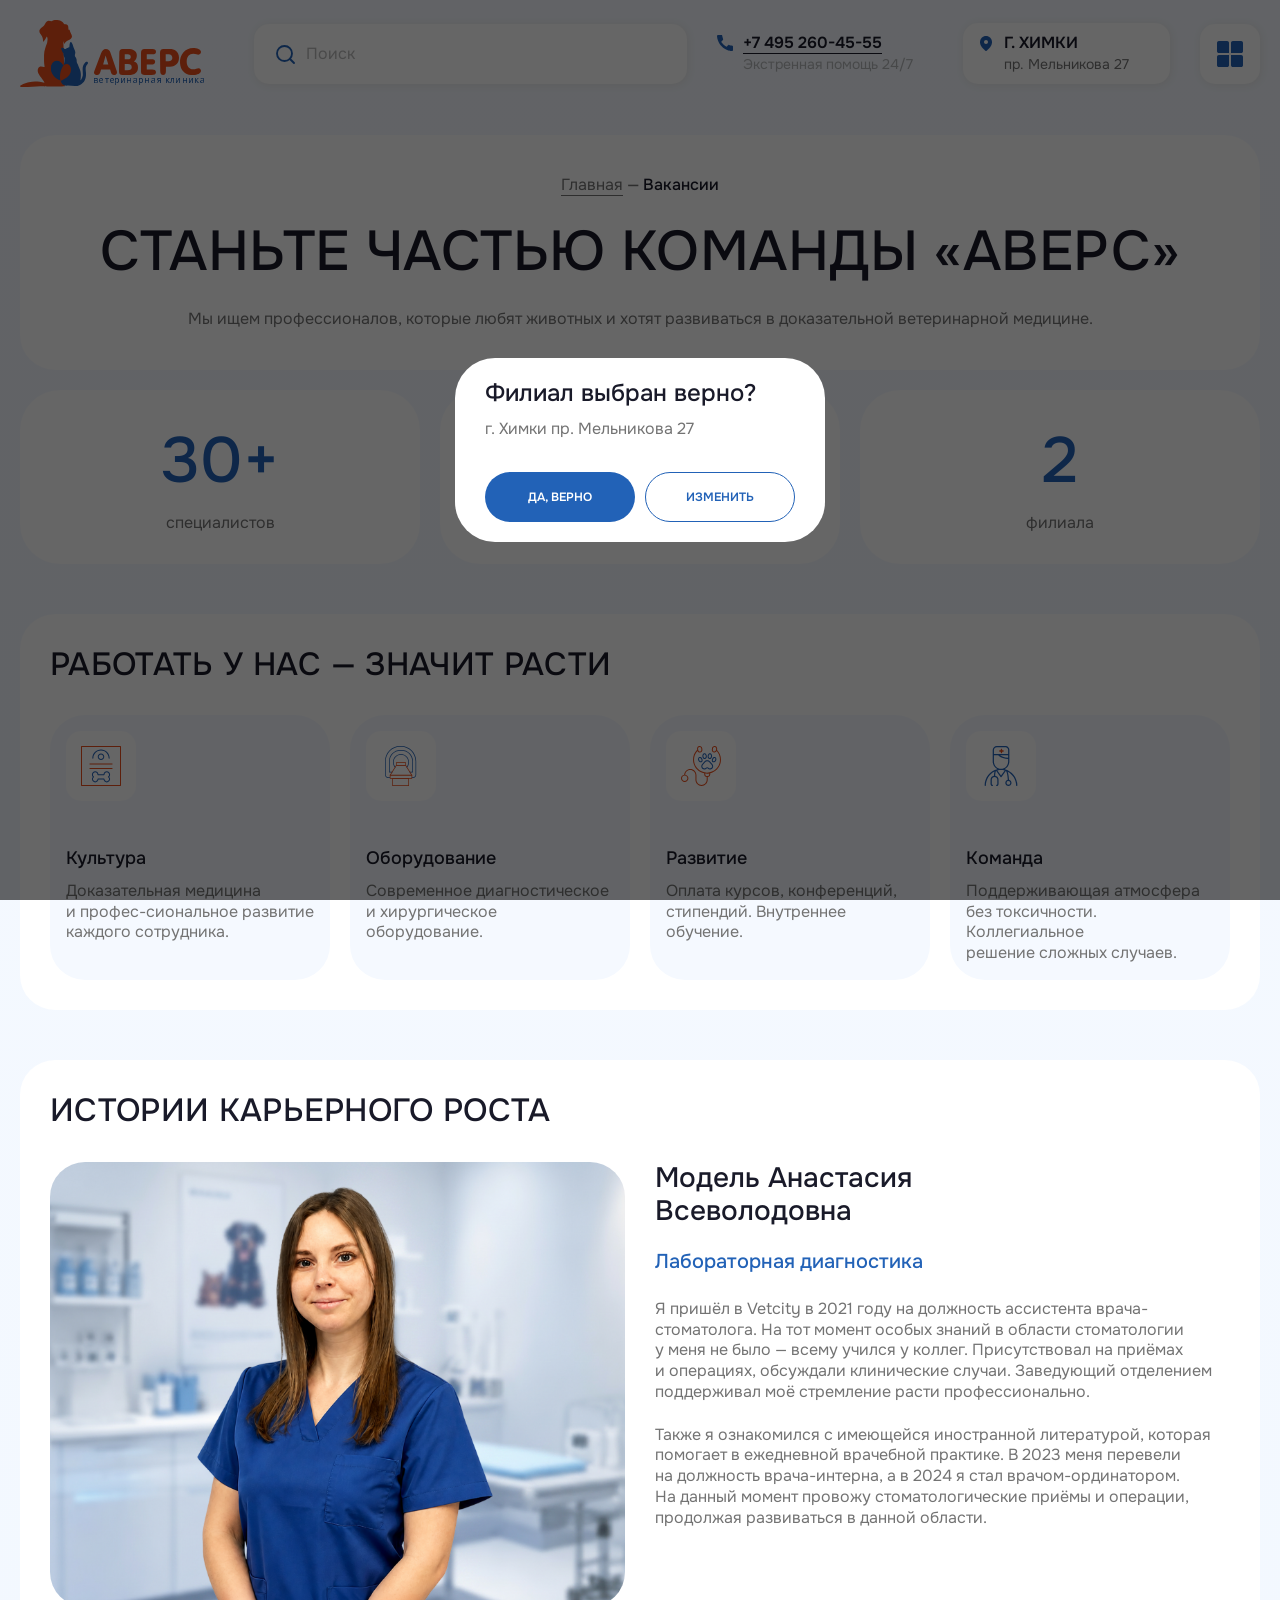
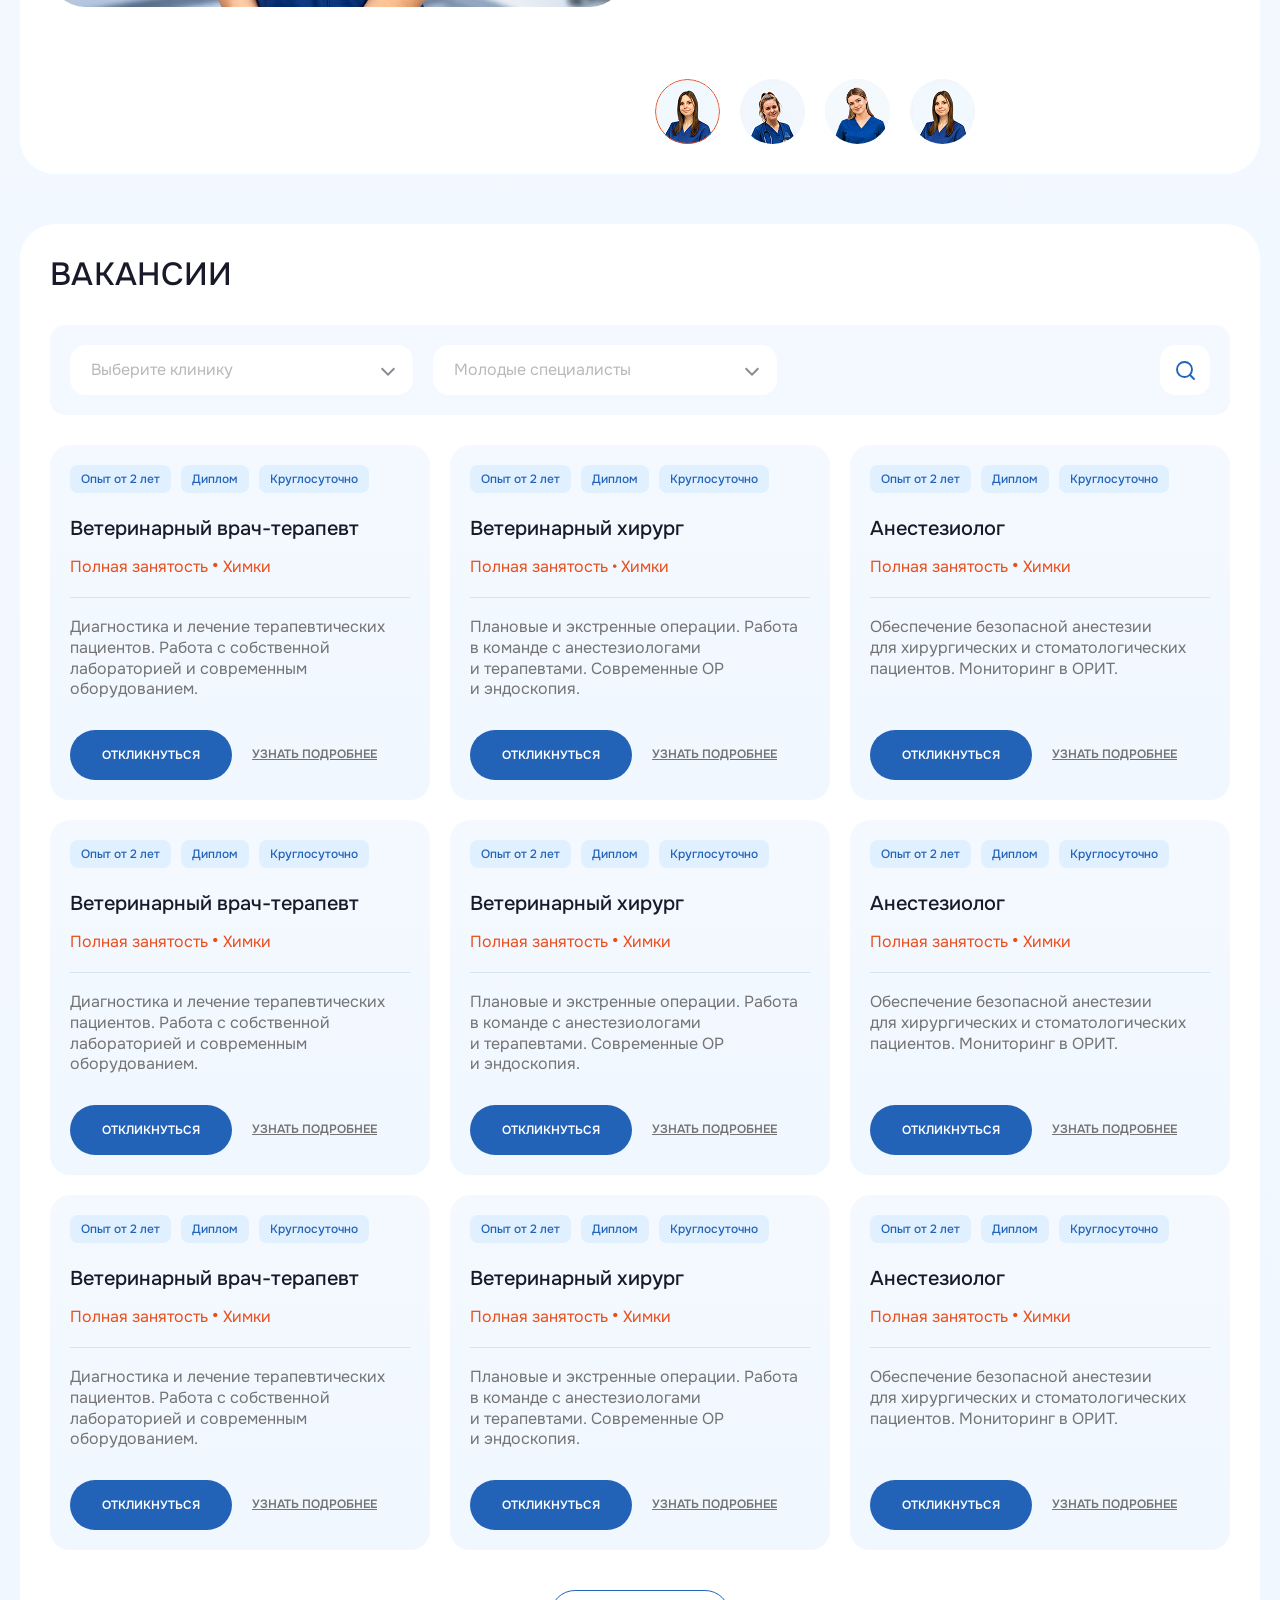
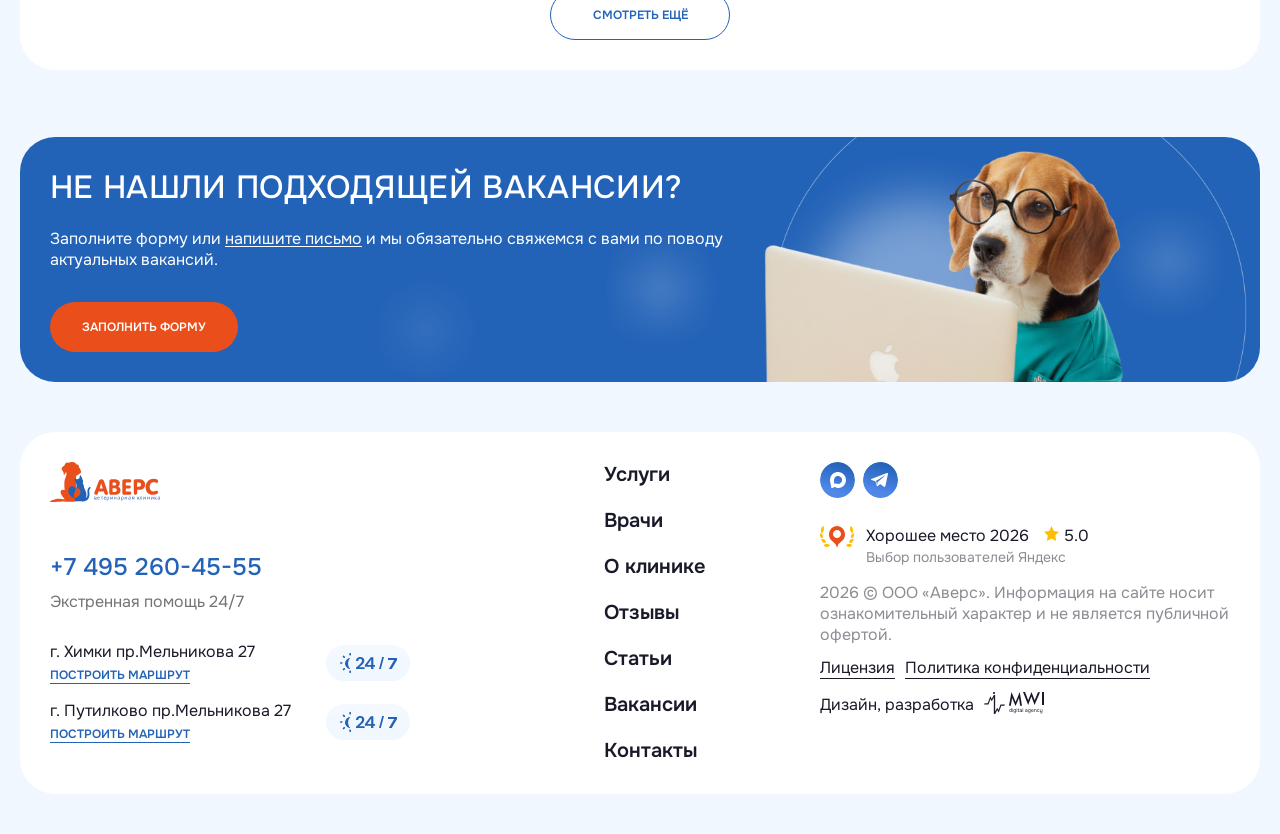
<file: vacancy.html>
<!DOCTYPE html>
<html lang="ru">
	<head>
		<meta http-equiv="Content-Type" content="text/html; charset=utf-8">
		<!-- Переключение IE в последнию версию, на случай если в настройках пользователя стоит меньшая -->
		<meta http-equiv="X-UA-Compatible" content="IE=edge">

		<!-- Адаптирование страницы для мобильных устройств -->
		<meta name="viewport" content="width=device-width, initial-scale=1, maximum-scale=1">

		<!-- Запрет распознования номера телефона -->
		<meta name="format-detection" content="telephone=no">
		<meta name="SKYPE_TOOLBAR" content ="SKYPE_TOOLBAR_PARSER_COMPATIBLE">

		<!-- Заголовок страницы -->
		<title>АВЕРС</title>

		<!-- Данное значение часто используют(использовали) поисковые системы -->
		<meta name="description" content="">
		<meta name="keywords" content="">

		<!-- Традиционная иконка сайта, размер 16x16, прозрачность поддерживается. Рекомендуемый формат: .ico или .png -->
		<link rel="shortcut icon" href="favicon.ico">

		<meta name="theme-color" content="#ffffff">

		<link rel="preconnect" href="https://fonts.googleapis.com">
		<link rel="preconnect" href="https://fonts.gstatic.com" crossorigin>
		<link href="https://fonts.googleapis.com/css2?family=Onest:wght@100..900&display=swap" rel="stylesheet">

		<!-- Подключение файлов стилей -->
		<link rel="stylesheet" href="css/swiper-bundle.min.css">
		<link rel="stylesheet" href="css/fancybox.css">
		<link rel="stylesheet" href="css/styles.css">

		<link rel="stylesheet" href="css/response_1699.css" media="(max-width: 1699px)">
		<link rel="stylesheet" href="css/response_1499.css" media="(max-width: 1499px)">
		<link rel="stylesheet" href="css/response_1319.css" media="(max-width: 1319px)">
		<link rel="stylesheet" href="css/response_1199.css" media="(max-width: 1199px)">
		<link rel="stylesheet" href="css/response_1023.css" media="(max-width: 1023px)">
		<link rel="stylesheet" href="css/response_767.css" media="(max-width: 767px)">
		<link rel="stylesheet" href="css/response_479.css" media="(max-width: 479px)">
	</head>
	<body>
		<div class="wrap">
			<div class="main">
				<!-- Шапка -->
				<header class="header">
					<div class="cont">
						<div class="header__flex _flex">
							<div class="header__logo">
								<a href="/">
									<img src="images/logo.svg" alt="">
								</a>
							</div>
							<div class="header-search">
								<form action="" class="header-search__form">
									<div class="header-search__form-flex _flex">
										<input type="text" value="" placeholder="Поиск" id="search-input" autocomplete="off" class="header-search__form-input">
										<button type="reset" class="header-search__form-clear">
											<svg>
												<use xlink:href="images/sprite.svg#close"></use>
											</svg>
										</button>
									</div>

									<div class="header-search__box">
										<div class="header-search__list">
											<div class="header-search__list-item">
												<a href="/" class="header-search__list-link"><b>Вс</b>крытие абсцесса, гематомы, дренирование</a>
											</div>
											<div class="header-search__list-item">
												<a href="/" class="header-search__list-link"><b>Вс</b>крытие абсцесса, гематомы, дренирование</a>
											</div>
											<div class="header-search__list-item">
												<a href="/" class="header-search__list-link"><b>Вс</b>крытие абсцесса, гематомы, дренирование</a>
											</div>
											<div class="header-search__list-item">
												<a href="/" class="header-search__list-link"><b>Вс</b>крытие абсцесса, гематомы, дренирование</a>
											</div>
											<div class="header-search__list-item">
												<a href="/" class="header-search__list-link"><b>Вс</b>крытие абсцесса, гематомы, дренирование</a>
											</div>
											<div class="header-search__list-item">
												<a href="/" class="header-search__list-link"><b>Вс</b>крытие абсцесса, гематомы, дренирование</a>
											</div>
										</div>

										<a href="/" class="header-search__all">Все результаты</a>
									</div>
								</form>
							</div>
							<div class="header__contacts _flex">
								<div class="header__tel">
									<a href="tel:+74952604555"><span>+7 495 260-45-55</span></a>
									<div class="header__tel-desc">Экстренная помощь 24/7</div>
								</div>

								<button type="button" data-content="#choose-filial" class="header__adres modal-btn">
									<div class="header__adres-city">г. Химки</div>
									<div class="header__adres-desc">пр. Мельникова 27</div>
								</button>
							</div>
							
							<button type="button" class="header__burger"></button>
						</div>
					</div>

					<div class="header__block">
						<div class="cont">
							<div class="header__block-bg">
								<div class="header__block-flex _flex">
									<div class="header-search">
										<form action="" class="header-search__form">
											<div class="header-search__form-flex _flex">
												<input type="text" value="" placeholder="Поиск" class="header-search__form-input">
											</div>
										</form>
									</div>
									<nav class="header__menu">
										<div class="header__menu-item">
											<a href="/" class="header__menu-link">Услуги</a>
										</div>
										<div class="header__menu-item">
											<a href="/" class="header__menu-link">Врачи</a>
										</div>
										<div class="header__menu-item">
											<a href="/" class="header__menu-link">О клинике</a>
										</div>
										<div class="header__menu-item">
											<a href="/" class="header__menu-link">Отзывы</a>
										</div>
										<div class="header__menu-item">
											<a href="/" class="header__menu-link">Статьи</a>
										</div>
										<div class="header__menu-item">
											<a href="/" class="header__menu-link">Вакансии</a>
										</div>
										<div class="header__menu-item">
											<a href="/" class="header__menu-link">Контакты</a>
										</div>
									</nav>
									<div class="header__block-coll _flex">
										<div class="header__adreses">
											<div class="header__adreses-item">
												<div class="header__adreses-city">Химки</div>
												<div class="header__adreses-adres">пр. Мельникова 27</div>
												<div class="header__adreses-time">24/7, бесплатная парковка</div>
											</div>
											<div class="header__adreses-item">
												<div class="header__adreses-city">Путилково</div>
												<div class="header__adreses-adres">пр. Мельникова 27</div>
												<div class="header__adreses-time">24/7, бесплатная парковка</div>
											</div>
										</div>
										<div class="header__info">
											<div class="header__info-title">Если питомцу <br>плохо — не ждите</div>
											<div class="header__info-tel">
												<a href="tel:+ 74952604555">
													<span>+ 7 (495) 260-45-55</span>
												</a>
											</div>
											<div class="header__info-time">Экстренная помощь 24/7</div>
											<div class="header__info-btns _flex">
												<a href="/" class="btn-red header__info-btn">
													<span class="btn-red__wrap">
														<span class="btn-red__icon">
															<img data-src="images/ic_zap.svg" src="images/img_plug.png" alt="" class="lazyload">
														</span>
														Срочная помощь
													</span>
												</a>
												<button type="button" data-content="#modal-callback" class="btn-blue header__info-btn modal-btn">
													<span class="btn-blue__wrap">
														<span class="btn-blue__icon">
															<img data-src="images/ic_zap.svg" src="images/img_plug.png" alt="" class="lazyload">
														</span>
														Перезвонить мне
													</span>
												</button>
											</div>
										</div>
									</div>
								</div>
							</div>
						</div>
					</div>
				</header>
				<!-- End Шапка -->

				<section class="page-head">
					<div class="cont _nopad">
						<div class="page-head__bg">
							<div class="breadcrumbs">
								<div class="breadcrumbs__scroll">
									<a href="/">Главная</a> <span class="breadcrumbs_sep">—</span> Вакансии
								</div>
							</div>

							<h1 class="page-title">Станьте частью команды «Аверс»</h1>

							<div class="page-head__desc">Мы ищем профессионалов, которые любят животных и хотят развиваться в доказательной ветеринарной медицине.</div>
						</div>
					</div>
				</section>

				<section class="info-items info-items_marg">
					<div class="cont">
						<div class="info-items__grid">
							<div class="info-items__item">
								<div class="info-items__number">30+</div>
								<div class="info-items__desc">специалистов</div>
							</div>
							<div class="info-items__item">
								<div class="info-items__number">20+</div>
								<div class="info-items__desc">лет работы</div>
							</div>
							<div class="info-items__item">
								<div class="info-items__number">2</div>
								<div class="info-items__desc">филиала</div>
							</div>
						</div>
					</div>
				</section>

				<section class="articles _marg">
					<div class="cont _nopad">
						<div class="section-bg">
							<div class="main-title">Работать у нас — значит расти</div>

							<div class="service-info__wrap _vacancy">
								<div class="service-info__grid _flex">
									<div class="service-info__item">
										<div class="service-info__icon">
											<img data-src="images/ic_info1.svg" src="images/img_plug.png" alt="" class="lazyload">
										</div>
	
										<div class="service-info__name">Культура</div>
	
										<div class="service-info__desc">Доказательная медицина и профес-сиональное развитие каждого сотрудника.</div>
									</div>
									<div class="service-info__item">
										<div class="service-info__icon">
											<img data-src="images/ic_info2.svg" src="images/img_plug.png" alt="" class="lazyload">
										</div>
	
										<div class="service-info__name">Оборудование</div>
	
										<div class="service-info__desc">Современное диагностическое и хирургическое оборудование.</div>
									</div>
									<div class="service-info__item">
										<div class="service-info__icon">
											<img data-src="images/ic_info3.svg" src="images/img_plug.png" alt="" class="lazyload">
										</div>
	
										<div class="service-info__name">Развитие</div>
	
										<div class="service-info__desc">Оплата курсов, конференций, <br>стипендий. Внутреннее обучение.</div>
									</div>
									<div class="service-info__item">
										<div class="service-info__icon">
											<img data-src="images/ic_info4.svg" src="images/img_plug.png" alt="" class="lazyload">
										</div>
	
										<div class="service-info__name">Команда</div>
	
										<div class="service-info__desc">Поддерживающая атмосфера без токсичности. Коллегиальное <br>решение сложных случаев.</div>
									</div>
								</div>
	
								<div class="slider-pagination _mob"></div>
							</div>
						</div>
					</div>
				</section>

				<section class="career-growth _marg">
					<div class="cont _nopad">
						<div class="section-bg">
							<div class="main-title">Истории карьерного роста</div>

							<div class="career-growth__cols _flex">
								<div class="career-growth__coll">
									<div class="career-growth__photo swiper">
										<div class="swiper-wrapper">
											<div class="swiper-slide">
												<div class="career-growth__photo-img">
													<span>
														<img data-src="images/tmp/photo_big1.png" src="images/img_plug.png" alt="" class="lazyload">
													</span>
												</div>
											</div>
											<div class="swiper-slide">
												<div class="career-growth__photo-img">
													<span>
														<img data-src="images/tmp/photo_big1.png" src="images/img_plug.png" alt="" class="lazyload">
													</span>
												</div>
											</div>
											<div class="swiper-slide">
												<div class="career-growth__photo-img">
													<span>
														<img data-src="images/tmp/photo_big1.png" src="images/img_plug.png" alt="" class="lazyload">
													</span>
												</div>
											</div>
											<div class="swiper-slide">
												<div class="career-growth__photo-img">
													<span>
														<img data-src="images/tmp/photo_big1.png" src="images/img_plug.png" alt="" class="lazyload">
													</span>
												</div>
											</div>
										</div>
									</div>
								</div>

								<div class="career-growth__colr">
									<div class="career-growth__info swiper">
										<div class="swiper-wrapper">
											<div class="swiper-slide">
												<div class="career-growth__name">Модель Анастасия <br>Всеволодовна</div>

												<div class="career-growth__pos">Лабораторная диагностика</div>

												<div class="text-block career-growth__text-block">
													<p>
														Я пришёл в Vetcity в 2021 году на должность ассистента врача-стоматолога. На тот момент особых знаний в области стоматологии у меня не было — всему учился у коллег. Присутствовал на приёмах и операциях, обсуждали клинические случаи. Заведующий отделением поддерживал моё стремление расти профессионально.
													</p>
													<p>
														Также я ознакомился с имеющейся иностранной литературой, которая помогает в ежедневной врачебной практике. В 2023 меня перевели на должность врача-интерна, а в 2024 я стал врачом-ординатором. На данный момент провожу стоматологические приёмы и операции, продолжая развиваться в данной области.
													</p>
												</div>
											</div>
											<div class="swiper-slide">
												<div class="career-growth__name">Модель Анастасия <br>Всеволодовна</div>

												<div class="career-growth__pos">Лабораторная диагностика</div>

												<div class="text-block career-growth__text-block">
													<p>
														Я пришёл в Vetcity в 2021 году на должность ассистента врача-стоматолога. На тот момент особых знаний в области стоматологии у меня не было — всему учился у коллег. Присутствовал на приёмах и операциях, обсуждали клинические случаи. Заведующий отделением поддерживал моё стремление расти профессионально.
													</p>
												</div>
											</div>
											<div class="swiper-slide">
												<div class="career-growth__name">Модель Анастасия <br>Всеволодовна</div>

												<div class="career-growth__pos">Лабораторная диагностика</div>

												<div class="text-block career-growth__text-block">
													<p>
														Я пришёл в Vetcity в 2021 году на должность ассистента врача-стоматолога. На тот момент особых знаний в области стоматологии у меня не было — всему учился у коллег. Присутствовал на приёмах и операциях, обсуждали клинические случаи. Заведующий отделением поддерживал моё стремление расти профессионально.
													</p>
													<p>
														Также я ознакомился с имеющейся иностранной литературой, которая помогает в ежедневной врачебной практике. В 2023 меня перевели на должность врача-интерна, а в 2024 я стал врачом-ординатором. На данный момент провожу стоматологические приёмы и операции, продолжая развиваться в данной области.
													</p>
													<p>
														Также я ознакомился с имеющейся иностранной литературой, которая помогает в ежедневной врачебной практике. В 2023 меня перевели на должность врача-интерна, а в 2024 я стал врачом-ординатором. На данный момент провожу стоматологические приёмы и операции, продолжая развиваться в данной области.
													</p>
												</div>
											</div>
											<div class="swiper-slide">
												<div class="career-growth__name">Модель Анастасия <br>Всеволодовна</div>

												<div class="career-growth__pos">Лабораторная диагностика</div>

												<div class="text-block career-growth__text-block">
													<p>
														Также я ознакомился с имеющейся иностранной литературой, которая помогает в ежедневной врачебной практике. В 2023 меня перевели на должность врача-интерна, а в 2024 я стал врачом-ординатором. На данный момент провожу стоматологические приёмы и операции, продолжая развиваться в данной области.
													</p>
												</div>
											</div>
										</div>
									</div>

									<div class="career-growth__thumbs swiper">
										<div class="swiper-wrapper">
											<div class="swiper-slide">
												<div class="career-growth__thumbs-img">
													<img data-src="images/tmp/photo_thumb1.jpg" src="images/img_plug.png" alt="" class="lazyload">
												</div>
											</div>
											<div class="swiper-slide">
												<div class="career-growth__thumbs-img">
													<img data-src="images/tmp/photo_thumb2.jpg" src="images/img_plug.png" alt="" class="lazyload">
												</div>
											</div>
											<div class="swiper-slide">
												<div class="career-growth__thumbs-img">
													<img data-src="images/tmp/photo_thumb3.jpg" src="images/img_plug.png" alt="" class="lazyload">
												</div>
											</div>
											<div class="swiper-slide">
												<div class="career-growth__thumbs-img">
													<img data-src="images/tmp/photo_thumb1.jpg" src="images/img_plug.png" alt="" class="lazyload">
												</div>
											</div>
										</div>
									</div>
								</div>
							</div>
						</div>
					</div>
				</section>


				<section class="vacancies _marg">
					<div class="cont _nopad">
						<div class="section-bg">
							<div class="main-title">Вакансии</div>

							<div class="specialists__top">
								<div class="specialists__top-wrap _flex">
									<div class="sorting">
										<form accept="" class="form sorting__form _flex">
											<div class="sorting__item">
												<div class="select-wrap">
													<select>
														<option value="0" data-display="Выберите клинику"></option>
														<option value="1">Терапия</option>
														<option value="2">Хирургия</option>
														<option value="3">Кардиология</option>
														<option value="4">Дерматология</option>
														<option value="5">Офтальмология</option>
														<option value="6">Стоматология</option>
														<option value="7">Неврология</option>
														<option value="8">Лаборатория</option>
														<option value="9">УЗИ-диагностика</option>
														<option value="10">Вакцинация</option>
														<option value="11">Экстренная помощь</option>
													</select>
												</div>
											</div>
											<div class="sorting__item">
												<div class="select-wrap">
													<select>
														<option value="0" data-display="Молодые специалисты"></option>
														<option value="1">Терапия</option>
														<option value="2">Хирургия</option>
														<option value="3">Кардиология</option>
														<option value="4">Дерматология</option>
														<option value="5">Офтальмология</option>
														<option value="6">Стоматология</option>
														<option value="7">Неврология</option>
														<option value="8">Лаборатория</option>
														<option value="9">УЗИ-диагностика</option>
														<option value="10">Вакцинация</option>
														<option value="11">Экстренная помощь</option>
													</select>
												</div>
											</div>
										</form>
									</div>
									<div class="mini-modal specialists__search">
										<button type="button" class="mini-modal__btn specialists__search-open"></button>
	
										<div class="mini-modal__modal specialists__search-modal">
											<form accept="" class="form-search _flex">
												<input type="text" value="" placeholder="Поиск" class="form-search__input ">

												<button type="reset" class="form-search__clear search-clear">
													<svg>
														<use xlink:href="images/sprite.svg#close"></use>
													</svg>
												</button>
											</form>
										</div>
									</div>
								</div>
							</div>

							<div class="vacancies__grid _flex">
								<div class="vacancy">
									<div class="vacancy__tags _flex">
										<div class="vacancy__tag">Опыт от 2 лет</div>
										<div class="vacancy__tag">Диплом</div>
										<div class="vacancy__tag">Круглосуточно</div>
									</div>

									<div class="vacancy__name">Ветеринарный врач-терапевт</div>

									<div class="vacancy__info">
										Полная занятость <span class="vacancy__info-dot">&bull;</span> Химки
									</div>

									<div class="vacancy__desc">
										Диагностика и лечение терапевтических пациентов. Работа с собственной лабораторией и современным оборудованием.
									</div>

									<div class="vacancy__bot _flex">
										<button type="button" data-content="#modal-vacancy" class="btn-blue modal-btn">откликнуться</button>
										<button type="button" data-content="#modal-vacancy-text" class="btn-more modal-btn">узнать подробнее</button>
									</div>
								</div>
								<div class="vacancy">
									<div class="vacancy__tags _flex">
										<div class="vacancy__tag">Опыт от 2 лет</div>
										<div class="vacancy__tag">Диплом</div>
										<div class="vacancy__tag">Круглосуточно</div>
									</div>

									<div class="vacancy__name">Ветеринарный хирург</div>

									<div class="vacancy__info">
										Полная занятость <span class="vacancy__info-dot"></span>&bull;</span> Химки
									</div>

									<div class="vacancy__desc">
										Плановые и экстренные операции. Работа в команде с анестезиологами и терапевтами. Современные ОР и эндоскопия.
									</div>

									<div class="vacancy__bot _flex">
										<button type="button" data-content="#modal-vacancy" class="btn-blue modal-btn">откликнуться</button>
										<button type="button" data-content="#modal-vacancy-text" class="btn-more modal-btn">узнать подробнее</button>
									</div>
								</div>
								<div class="vacancy">
									<div class="vacancy__tags _flex">
										<div class="vacancy__tag">Опыт от 2 лет</div>
										<div class="vacancy__tag">Диплом</div>
										<div class="vacancy__tag">Круглосуточно</div>
									</div>

									<div class="vacancy__name">Анестезиолог</div>

									<div class="vacancy__info">
										Полная занятость <span class="vacancy__info-dot">&bull;</span> Химки
									</div>

									<div class="vacancy__desc">
										Обеспечение безопасной анестезии для хирургических и стоматологических пациентов. Мониторинг в ОРИТ.
									</div>

									<div class="vacancy__bot _flex">
										<button type="button" data-content="#modal-vacancy" class="btn-blue modal-btn">откликнуться</button>
										<button type="button" data-content="#modal-vacancy-text" class="btn-more modal-btn">узнать подробнее</button>
									</div>
								</div>
								<div class="vacancy">
									<div class="vacancy__tags _flex">
										<div class="vacancy__tag">Опыт от 2 лет</div>
										<div class="vacancy__tag">Диплом</div>
										<div class="vacancy__tag">Круглосуточно</div>
									</div>

									<div class="vacancy__name">Ветеринарный врач-терапевт</div>

									<div class="vacancy__info">
										Полная занятость <span class="vacancy__info-dot">&bull;</span> Химки
									</div>

									<div class="vacancy__desc">
										Диагностика и лечение терапевтических пациентов. Работа с собственной лабораторией и современным оборудованием.
									</div>

									<div class="vacancy__bot _flex">
										<button type="button" data-content="#modal-vacancy" class="btn-blue modal-btn">откликнуться</button>
										<button type="button" data-content="#modal-vacancy-text" class="btn-more modal-btn">узнать подробнее</button>
									</div>
								</div>
								<div class="vacancy">
									<div class="vacancy__tags _flex">
										<div class="vacancy__tag">Опыт от 2 лет</div>
										<div class="vacancy__tag">Диплом</div>
										<div class="vacancy__tag">Круглосуточно</div>
									</div>

									<div class="vacancy__name">Ветеринарный хирург</div>

									<div class="vacancy__info">
										Полная занятость <span class="vacancy__info-dot">&bull;</span> Химки
									</div>

									<div class="vacancy__desc">
										Плановые и экстренные операции. Работа в команде с анестезиологами и терапевтами. Современные ОР и эндоскопия.
									</div>

									<div class="vacancy__bot _flex">
										<button type="button" data-content="#modal-vacancy" class="btn-blue modal-btn">откликнуться</button>
										<button type="button" data-content="#modal-vacancy-text" class="btn-more modal-btn">узнать подробнее</button>
									</div>
								</div>
								<div class="vacancy">
									<div class="vacancy__tags _flex">
										<div class="vacancy__tag">Опыт от 2 лет</div>
										<div class="vacancy__tag">Диплом</div>
										<div class="vacancy__tag">Круглосуточно</div>
									</div>

									<div class="vacancy__name">Анестезиолог</div>

									<div class="vacancy__info">
										Полная занятость <span class="vacancy__info-dot">&bull;</span> Химки
									</div>

									<div class="vacancy__desc">
										Обеспечение безопасной анестезии для хирургических и стоматологических пациентов. Мониторинг в ОРИТ.
									</div>

									<div class="vacancy__bot _flex">
										<button type="button" data-content="#modal-vacancy" class="btn-blue modal-btn">откликнуться</button>
										<button type="button" data-content="#modal-vacancy-text" class="btn-more modal-btn">узнать подробнее</button>
									</div>
								</div>
								<div class="vacancy">
									<div class="vacancy__tags _flex">
										<div class="vacancy__tag">Опыт от 2 лет</div>
										<div class="vacancy__tag">Диплом</div>
										<div class="vacancy__tag">Круглосуточно</div>
									</div>

									<div class="vacancy__name">Ветеринарный врач-терапевт</div>

									<div class="vacancy__info">
										Полная занятость <span class="vacancy__info-dot">&bull;</span> Химки
									</div>

									<div class="vacancy__desc">
										Диагностика и лечение терапевтических пациентов. Работа с собственной лабораторией и современным оборудованием.
									</div>

									<div class="vacancy__bot _flex">
										<button type="button" data-content="#modal-vacancy" class="btn-blue modal-btn">откликнуться</button>
										<button type="button" data-content="#modal-vacancy-text" class="btn-more modal-btn">узнать подробнее</button>
									</div>
								</div>
								<div class="vacancy">
									<div class="vacancy__tags _flex">
										<div class="vacancy__tag">Опыт от 2 лет</div>
										<div class="vacancy__tag">Диплом</div>
										<div class="vacancy__tag">Круглосуточно</div>
									</div>

									<div class="vacancy__name">Ветеринарный хирург</div>

									<div class="vacancy__info">
										Полная занятость <span class="vacancy__info-dot">&bull;</span> Химки
									</div>

									<div class="vacancy__desc">
										Плановые и экстренные операции. Работа в команде с анестезиологами и терапевтами. Современные ОР и эндоскопия.
									</div>

									<div class="vacancy__bot _flex">
										<button type="button" data-content="#modal-vacancy" class="btn-blue modal-btn">откликнуться</button>
										<button type="button" data-content="#modal-vacancy-text" class="btn-more modal-btn">узнать подробнее</button>
									</div>
								</div>
								<div class="vacancy">
									<div class="vacancy__tags _flex">
										<div class="vacancy__tag">Опыт от 2 лет</div>
										<div class="vacancy__tag">Диплом</div>
										<div class="vacancy__tag">Круглосуточно</div>
									</div>

									<div class="vacancy__name">Анестезиолог</div>

									<div class="vacancy__info">
										Полная занятость <span class="vacancy__info-dot">&bull;</span> Химки
									</div>

									<div class="vacancy__desc">
										Обеспечение безопасной анестезии для хирургических и стоматологических пациентов. Мониторинг в ОРИТ.
									</div>

									<div class="vacancy__bot _flex">
										<button type="button" data-content="#modal-vacancy" class="btn-blue modal-btn">откликнуться</button>
										<button type="button" data-content="#modal-vacancy-text" class="btn-more modal-btn">узнать подробнее</button>
									</div>
								</div>
							</div>

							<div class="wrap-btn">
								<a href="/" class="btn-border btn-border_width">Смотреть ещё</a>
							</div>
						</div>
					</div>
				</section>


				<section class="info-section">
					<div class="cont">
						<div class="info-section__bg _flex">
							<div class="info-section__coll">
								<div class="main-title main-title_white">Не нашли подходящей вакансии?</div>
								<div class="info-section__desc">Заполните форму или <a href="/">напишите письмо</a> и мы обязательно свяжемся с вами по поводу актуальных вакансий.</div>
								<div class="info-section__btns _flex">
									<button type="button" data-content="#vacancy-write" class="btn-red info-section__btn modal-btn">
										Заполнить форму
									</button>
								</div>
							</div>
							<div class="info-section__img">
								<img data-src="images/tmp/info_img2.png" src="images/img_plug.png" alt="" class="lazyload">
							</div>
						</div>
					</div>
				</section>
			</div>


			<footer class="footer _marg">
				<div class="cont _nopad">
					<div class="section-bg">
						<div class="footer__flex _flex">
							<div class="footer__coll">
								<div class="footer__logo">
									<a href="/">
										<img src="images/logo.svg" alt="">
									</a>
								</div>

								<div class="footer__tel">
									<a href="tel:+74952604555">+7 495 260-45-55</a>
								</div>
								<div class="footer__time">Экстренная помощь 24/7</div>

								<div class="footer__adreses">
									<div class="footer__adres _flex">
										<div class="footer__adres-box">
											<div class="footer__adres-name">г. Химки пр.Мельникова 27</div>
											<div class="footer__adres-link">
												<a href="/">Построить маршрут</a>
											</div>
										</div>
										<div class="footer__adres-time">
											<img data-src="images/time_work.svg" src="images/img_plug.png" alt="" class="lazyload">
										</div>
									</div>
									<div class="footer__adres _flex">
										<div class="footer__adres-box">
											<div class="footer__adres-name">г. Путилково пр.Мельникова 27</div>
											<div class="footer__adres-link">
												<a href="/">Построить маршрут</a>
											</div>
										</div>
										<div class="footer__adres-time">
											<img data-src="images/time_work.svg" src="images/img_plug.png" alt="" class="lazyload">
										</div>
									</div>
								</div>
							</div>

							<div class="footer__menu">
								<div class="footer__menu-item">
									<a href="/" class="footer__menu-link">Услуги</a>
								</div>
								<div class="footer__menu-item">
									<a href="/" class="footer__menu-link">Врачи</a>
								</div>
								<div class="footer__menu-item">
									<a href="/" class="footer__menu-link">О клинике</a>
								</div>
								<div class="footer__menu-item">
									<a href="/" class="footer__menu-link">Отзывы</a>
								</div>
								<div class="footer__menu-item">
									<a href="/" class="footer__menu-link">Статьи</a>
								</div>
								<div class="footer__menu-item">
									<a href="/" class="footer__menu-link">Вакансии</a>
								</div>
								<div class="footer__menu-item">
									<a href="/" class="footer__menu-link">Контакты</a>
								</div>
							</div>

							<div class="footer__colr">
								<div class="footer__socials _flex">
									<a href="/" class="footer__socials-item">
										<img data-src="images/ic_soc1.svg" src="images/img_plug.png" alt="" class="lazyload">
									</a>
									<a href="/" class="footer__socials-item">
										<img data-src="images/ic_soc2.svg" src="images/img_plug.png" alt="" class="lazyload">
									</a>
								</div>

								<div class="footer__yn _flex">
									<div class="footer__yn-icon">
										<img data-src="images/rev_yn.svg" src="images/img_plug.png" alt="" class="lazyload">
									</div>

									<div class="footer__yn-box">
										<div class="footer__yn-top _flex">
											<div class="footer__yn-info">Хорошее место 2026</div>
											<div class="footer__yn-star">5.0</div>
										</div>

										<div class="footer__yn-desc">Выбор пользователей Яндекс</div>
									</div>
								</div>

								<div class="footer__copy">2026 &copy; ООО «Аверс». Информация на сайте носит <br>ознакомительный характер и не является публичной офертой.</div>

								<div class="footer__links _flex">
									<a href="/">Лицензия</a>
									<a href="/">Политика конфиденциальности</a>
								</div>

								<div class="footer__creator _flex">
									<div class="footer__creator-desc">Дизайн, разработка</div>

									<a href="/" class="footer__creator-img">
										<img src="images/logo_creator.svg" alt="">
									</a>
								</div>
							</div>
						</div>
					</div>
				</div>
			</footer>
		</div>

		<div class="supports-error">
			Ваш браузер устарел рекомендуем обновить его до последней версии<br> или использовать другой более современный.
		</div>

		<div id="modal-filial" class="modal modal-small modal-filial">
			<div class="modal__box filial">
				<div class="filial__title">Филиал выбран верно?</div>
				<div class="filial__adres">г. Химки пр. Мельникова 27</div>

				<div class="filial__btns _flex">
					<button type="button" class="btn-blue filial__btn modal-close">Да, верно</button>
					<button type="button" data-content="#choose-filial" class="btn-border filial__btn modal-btn">Изменить</button>
				</div>
			</div>
		</div>

		<div id="choose-filial" class="modal modal-small">
			<div class="modal__box choose-filial">
				<div class="choose-filial__title">Выберите филиал</div>

				<form action="" class="form">
					<div class="radios">
						<div class="radio">
							<label class="radio__label">
								<input type="radio" name="filial" checked>

								<span class="radio__box">
									<span class="radio__name">Химки</span>
									<span class="radio__adres">пр. Мельникова 27</span>
									<span class="radio__time">24/7, бесплатная парковка</span>
								</span>
							</label>
						</div>
						<div class="radio">
							<label class="radio__label">
								<input type="radio" name="filial" checked>

								<span class="radio__box">
									<span class="radio__name">Путилково</span>
									<span class="radio__adres">г. Путилково пр. Мельникова 27</span>
									<span class="radio__time">24/7, бесплатная парковка</span>
								</span>
							</label>
						</div>
					</div>

					<div class="choose-filial__btn">
						<button type="submit" class="btn-blue">Подтвердить</button>
					</div>
				</form>
			</div>
		</div>

		<div id="modal-stock" class="modal modal-stock">
			<form action="" class="modal__box form">
				<div class="modal-stock__top-title">Акция</div>

				<div class="modal__title">-35% на чекап для собак и кошек</div>

				<div class="modal-stock__action">Действует до 31 августа 2025</div>

				<div class="modal-stock__desc">Суперскидка на первичный приём хирурга, анализы и саму операцию в обоих филиалах Аверс. В стоимость чекапа входит: осмотр терапевта, клинический анализ крови, биохимический анализ крови, анализ мочи, УЗИ брюшной полости.</div>

				<div class="modal-stock__info">
					<div class="modal-stock__title">Что входит:</div>

					<ul class="modal-stock__list">
						<li>Осмотр терапевта</li>
						<li>Клинический анализ крови</li>
						<li>Биохимический анализ крови</li>
						<li>Анализ мочи</li>
						<li>УЗИ брюшной полости</li>
					</ul>
				</div>

				<div class="modal-stock__choice">
					<div class="modal-stock__title">Выберите филиал:</div>

					<div class="global-icons _flex">
						<div class="global-icon">
							<label class="global-icon__label" data-del="#city1">
								<input type="radio" name="city" checked>

								<span class="global-icon__box">
									<span class="global-icon__name">г. Химки</span>
									<span class="global-icon__adres">пр. Мельникова 27</span>
								</span>
							</label>
						</div>
						<div class="global-icon">
							<label class="global-icon__label" data-del="#city2">
								<input type="radio" name="city">

								<span class="global-icon__box">
									<span class="global-icon__name">г. Путилково</span>
									<span class="global-icon__adres">пр. Мельникова 27</span>
								</span>
							</label>
						</div>
					</div>
				</div>

				<div class="modal-stock__bot">
					<div class="modal-stock__bot-flex _flex">
						<div class="modal-stock__prices">
							<div class="modal-stock__price-old">10 000 <i class="rub">*</i></div>

							<div class="modal-stock__price">от 6 500 <i class="rub">*</i></div>
						</div>

						<div class="modal-stock__btn">
							<button type="submit" class="btn-blue">
								<span class="btn-blue__wrap">
									<span class="btn-blue__icon">
										<img data-src="images/ic_calendar.svg" src="images/img_plug.png" alt="" class="lazyload">
									</span>
									Записать питомца
								</span>
							</button>
						</div>
					</div>

					<div class="checkbox form__agree modal-stock__agree">
						<label class="checkbox__label">
							<input type="checkbox" name="">

							<span class="checkbox__text">
								Нажимая на кнопку вы принимаете условия <br><a href="/" target="_blank">политики конфиденциальности</a>.
							</span>
						</label>
					</div>
				</div>
			</form>
		</div>

		<div id="vacancy-write" class="modal modal-form">
			<form action="" class="modal__box form">
				<div class="modal__title">Не нашли подходящей <br>вакансии?</div>

				<div class="modal-form__desc">Заполните форму, мы предложим вам подходящую вакансию</div>

				<div class="modal-form__form">
					<div class="form__line">
						<div class="form__field">
							<input type="text" value="" placeholder="ФИО" class="form__input">
						</div>
					</div>
					<div class="form__line">
						<div class="form__field">
							<input type="tel" value="" name="" placeholder="Телефон" data-mask="+7 (999) 999-99-99" class="form__input">
						</div>
					</div>
					<div class="form__line">
						<div class="form__field">
							<input type="email" value="" name="" placeholder="Email" class="form__input">
						</div>
					</div>
					<div class="form__line">
						<div class="select-wrap">
							<select>
								<option value="0" data-display="Желаемая должность"></option>
								<option value="1">Терапия</option>
								<option value="2">Хирургия</option>
								<option value="3">Кардиология</option>
								<option value="4">Дерматология</option>
								<option value="5">Офтальмология</option>
								<option value="6">Стоматология</option>
								<option value="7">Неврология</option>
								<option value="8">Лаборатория</option>
								<option value="9">УЗИ-диагностика</option>
								<option value="10">Вакцинация</option>
								<option value="11">Экстренная помощь</option>
							</select>
						</div>
					</div>
					<div class="form__line">
						<div class="file-selection">
							<input type="file" value="" id="file2">

							<label for="file2" class="file-selection__path" data-name="Загрузить резюме">
								<span class="file-selection__box">
									<span class="file-selection__icon">
										<img data-src="images/file-add.svg" src="images/img_plug.png" alt="" class="lazyload">
										<img data-src="images/file-added.svg" src="images/img_plug.png" alt="" class="lazyload">
									</span>
									<span class="file-selection__name">Загрузить резюме</span>
									<span class="file-selection__size"></span>
								</span>
							</label>

							<button type="button" class="file-selection__clear">
								<svg>
									<use xlink:href="images/sprite.svg#close"></use>
								</svg>
							</button>
						</div>
					</div>
				</div>

				<div class="checkbox form__agree modal-form__agree">
					<label class="checkbox__label">
						<input type="checkbox" name="">

						<span class="checkbox__text">
							Нажимая на кнопку вы принимаете условия <br><a href="/" target="_blank">политики конфиденциальности</a>.
						</span>
					</label>
				</div>

				<div class="modal-form__submit">
					<button type="submit" class="btn-blue form__submit-btn">откликнуться</button>
				</div>
			</form>
		</div>

		<div id="modal-vacancy" class="modal modal-form">
			<form action="" class="modal__box form">
				<div class="modal__title">Ветеринарный хирург</div>

				<div class="text-block modal__text-block">
					<h6>Обязанности</h6>

					<ul>
						<li>Лечение пациентов в отделении интенсивной терапии;</li>
						<li>Проведение мониторинга пациентов в критическом состоянии;</li>
						<li>Контроль работы младшего персонала.</li>
					</ul>

					<h6>Требования</h6>

					<ul>
						<li>Лечение пациентов в отделении интенсивной терапии;</li>
						<li>Проведение мониторинга пациентов в критическом состоянии;</li>
						<li>Контроль работы младшего персонала.</li>
					</ul>

					<h6>Условия</h6>

					<ul>
						<li>Лечение пациентов в отделении интенсивной терапии;</li>
						<li>Проведение мониторинга пациентов в критическом состоянии;</li>
						<li>Контроль работы младшего персонала.</li>
					</ul>
				</div>

				<div class="modal-form__form">
					<div class="form__line">
						<div class="form__field">
							<input type="text" value="" placeholder="ФИО" class="form__input">
						</div>
					</div>
					<div class="form__line">
						<div class="form__field">
							<input type="tel" value="" name="" placeholder="Телефон" data-mask="+7 (999) 999-99-99" class="form__input">
						</div>
					</div>
					<div class="form__line">
						<div class="form__field">
							<input type="email" value="" name="" placeholder="Email" class="form__input">
						</div>
					</div>
					<div class="form__line">
						<div class="file-selection">
							<input type="file" value="" id="file1">

							<label for="file1" class="file-selection__path" data-name="Загрузить резюме">
								<span class="file-selection__box">
									<span class="file-selection__icon">
										<img data-src="images/file-add.svg" src="images/img_plug.png" alt="" class="lazyload">
										<img data-src="images/file-added.svg" src="images/img_plug.png" alt="" class="lazyload">
									</span>
									<span class="file-selection__name">Загрузить резюме</span>
									<span class="file-selection__size"></span>
								</span>
							</label>

							<button type="button" class="file-selection__clear">
								<svg>
									<use xlink:href="images/sprite.svg#close"></use>
								</svg>
							</button>
						</div>
					</div>
				</div>

				<div class="checkbox form__agree modal-form__agree">
					<label class="checkbox__label">
						<input type="checkbox" name="" checked>

						<span class="checkbox__text">
							Нажимая на кнопку вы принимаете условия <br><a href="/" target="_blank">политики конфиденциальности</a>.
						</span>
					</label>
				</div>

				<div class="modal-form__submit">
					<button type="submit" class="btn-blue form__submit-btn">откликнуться</button>
				</div>
			</form>
		</div>

		<div id="modal-vacancy-text" class="modal modal-vacancy">
			<div class="modal__box">
				<div class="modal__title">Ветеринарный <br>врач-терапевт</div>

				<div class="modal-vacancy__tags _flex">
					<div class="modal-vacancy__tag">Полная занятость</div>

					<div class="modal-vacancy__tag">Химки</div>

					<div class="modal-vacancy__tag _blue-tag">от 80 000 <i class="rub">:</i></div>
				</div>

				<div class="text-block modal__text-block">
					<p>Мы ищем увлечённого терапевта в команду клиники «Аверс». Работа в соответствии с принципами доказательной ветеринарной медицины на современном диагностическом оборудовании.</p>

					<h6>Обязанности</h6>

					<ul class="text-block__ul-blue">
						<li>Диагностика и лечение терапевтических пациентов</li>
						<li>Ведение подробной электронной медицинской документации</li>
						<li>Консультирование владельцев по уходу и профилактике заболеваний</li>
						<li>Работа с собственной лабораторией и интерпретация результатов</li>
					</ul>

					<h6>Требования</h6>

					<ul class="text-block__ul-blue">
						<li>Высшее ветеринарное образование</li>
						<li>Опыт практической работы от 2 лет</li>
						<li>Глубокие знания ветеринарной фармакологии и доказательной медицины</li>
						<li>Развитые коммуникативные навыки и любовь к животным</li>
					</ul>

					<h6>Условия</h6>

					<ul class="text-block__ul-blue">
						<li>Официальное трудоустройство согласно ТК РФ</li>
						<li>Сменный график работы 2/2 (дневные смены)</li>
						<li>Регулярное внутреннее и внешнее обучение за счёт клиники</li>
						<li>Льготное обслуживание собственных питомцев и ДМС</li>
					</ul>
				</div>

				<div class="modal-vacancy__btns">
					<button type="button" data-content="#modal-vacancy" class="btn-blue modal-vacancy__btn modal-btn">откликнуться</button>

					<a href="/" class="btn-border modal-vacancy__btn">Перейти на страницу вакансии</a>
				</div>
			</div>
		</div>

		<div id="modal-callback" class="modal modal-form">
			<form action="" class="modal__box form">
				<div class="modal__title">Перезвоните мне</div>

				<div class="modal-form__desc">Оставьте номер — мы перезвоним в течение 5 минут</div>

				<div class="modal-form__form">
					<div class="form__line">
						<div class="form__field">
							<input type="text" value="" placeholder="Ваше имя" class="form__input">
						</div>
					</div>
					<div class="form__line">
						<div class="form__field">
							<input type="tel" value="" name="" placeholder="+7 (999) 000-00-00" data-mask="+7 (999) 999-99-99" class="form__input">
						</div>
					</div>
					<div class="form__line">
						<div class="select-wrap">
							<select>
								<option value="0" data-display="Удобное время для звонка"></option>
								<option value="1">08:00</option>
								<option value="2">08:30</option>
								<option value="3">09:00</option>
								<option value="4">09:30</option>
								<option value="5">10:00</option>
								<option value="6">10:30</option>
								<option value="7">11:00</option>
								<option value="8">11:30</option>
								<option value="9">14:00</option>
								<option value="10">14:30</option>
								<option value="11">15:00</option>
							</select>
						</div>
					</div>
				</div>

				<div class="checkbox form__agree modal-form__agree">
					<label class="checkbox__label">
						<input type="checkbox" name="">

						<span class="checkbox__text">
							Нажимая на кнопку вы принимаете условия <br><a href="/" target="_blank">политики конфиденциальности</a>.
						</span>
					</label>
				</div>

				<div class="modal-form__submit">
					<button type="submit" class="btn-blue modal-form__submit-btn">Перезвонить мне</button>
				</div>
			</form>
		</div>

		<!-- Подключение javascript файлов -->
		<script src="js/jquery-3.5.0.min.js"></script>

		<script src="js/swiper-bundle.min.js"></script>
		<script src="js/fancybox.js"></script>
		<script src="js/inputmask.min.js"></script>
		<script src="js/nice-select.js"></script>
		<script src="js/jquery.rating.pack.js"></script>

		<script src="js/functions.js"></script>
		<script src="js/scripts.js"></script>
	</body>
</html>
</file>
<file: css/styles.css>
/* For old browsers */
@supports (not(--css: variables))
{
    .supports-error
    {
        display: flex !important;
    }
}

/* For IE */
@media screen and (-ms-high-contrast: active), (-ms-high-contrast: none)
{
    .supports-error
    {
        display: flex !important;
    }
}


/*------------------------
    Fonts
------------------------*/

@font-face
{
    font-family: 'PTRoubleSans';
    font-weight: normal;
    font-style: normal;

    font-display: swap;
    src: url('../fonts/PTRoubleSans.woff') format('woff'),
    url('../fonts/PTRoubleSans.ttf') format('truetype');
}


/*------------------
    Reset styles
------------------*/
*
{
    box-sizing: border-box;
    margin: 0;
    padding: 0;
}

*:before,
*:after
{
    box-sizing: border-box;
}

html
{
    -webkit-font-smoothing: antialiased;
    -moz-osx-font-smoothing: grayscale;
    -webkit-text-size-adjust: 100%;
        -ms-text-size-adjust: 100%;
}

body
{
    margin: 0;

    -webkit-overflow-scrolling: touch;
    overscroll-behavior-y: contain;
    -webkit-tap-highlight-color: transparent;
    text-decoration-skip: objects;
    text-rendering: optimizeLegibility;
}

img
{
    border-style: none;
}

textarea
{
    overflow: auto;
}

input,
textarea,
input:active,
textarea:active,
button
{
    margin: 0;

    -webkit-border-radius: 0;
            border-radius: 0;
         outline: none transparent !important;
    box-shadow: none;

    -webkit-appearance: none;
            appearance: none;
    -moz-outline: none !important;
}

input::-webkit-outer-spin-button,
input::-webkit-inner-spin-button
{
    margin: 0;

    -webkit-appearance: none;
}

input[type=number]
{
    -moz-appearance: textfield;
}

:focus
{
    outline: 0;
}

:hover,
:active
{
    -webkit-tap-highlight-color: rgba(0,0,0,0);
    -webkit-touch-callout: none;
}


::-ms-clear
{
    display: none;
}



/*-------------------
    Global styles
-------------------*/
:root
{
    --font-family: "Onest", sans-serif;
	--chernyy: #191A29;
    --scroll_width: 17px;
}

.rub
{
    font-family: 'PTRoubleSans';
    font-weight: normal !important;
	text-transform: none !important;
    font-style: normal !important;
	line-height: .8 !important;
}

.clear
{
    clear: both;
}


.left
{
    float: left;
}


.right
{
    float: right;
}


html
{
    height: 100%;
    min-height: -moz-available;
    min-height: -webkit-fill-available;
    min-height:         fill-available;

    scrollbar-width: thin;
}

body
{
    color: #737373;
    font: 16px/1.3 var(--font-family);

    height: 100%;
    min-height: -moz-available;
    min-height: -webkit-fill-available;
    min-height:         fill-available;
}


button
{
    color: inherit;
    font-family: inherit;
    font-size: inherit;
    font-weight: inherit;
    line-height: inherit;

    display: inline-block;

    cursor: pointer;
    vertical-align: top;

    border: none;
    background: none;
}


.wrap
{
    position: relative;

    display: flex;
    overflow: clip;
    flex-direction: column;

    min-height: 100%;

    background: linear-gradient(180deg, #f5f9ff 0%, #f0f7ff 100%);
}

.main
{
    flex: 1 0 auto;
}


.cont
{
    position: relative;

    width: 100%;
    max-width: 1840px;
    margin: 0 auto;
    padding: 0 20px;
}


.lazyload
{
    opacity: 0;

    transition: opacity .5s linear;
}

.lazyload.loaded
{
    opacity: 1;
}


._flex
{
    display: flex;
    justify-content: flex-start;
    align-content: flex-start;
    align-items: flex-start;
    flex-wrap: wrap;
}


.supports-error
{
    position: fixed;
    z-index: 1000;
    top: 0;
    left: 0;

    font-family: "Arial", sans-serif;
    font-size: 20px;
    line-height: 30px;

    display: none;
    justify-content: center;
    align-content: center;
    align-items: center;
    flex-wrap: wrap;

    width: 100%;
    height: 100%;
    padding: 20px;

    text-align: center;

    background: #FFF;
}

.supports-error.show
{
    display: flex;
}


/*------------
    Header
------------*/
.header
{
	position: relative;
	left: 0;
	top: 0;
	z-index: 91;
	padding: 20px 0 48px;
	transition: background .2s linear;
}

.header__flex{
	align-items: center;
	align-content: center;
	flex-wrap: nowrap;
	gap: 30px;
}

.header__logo{
	flex-shrink: 0;
	width: 184px;
}

.header__logo a,
.header__logo img{
	display: block;
	max-width: 100%;
}

.header-search{
	margin-left: 20px;
	width: 709px;
}

.header-search__form{
	position: relative;
}

.header-search__form-flex{
	flex-wrap: nowrap;
}

.header-search__form .header-search__form-input{
	width: 100%;
	height: 60px;
	border-radius: 15px;
	box-shadow: 1px 1px 8px 0 #e9e9e9;
	background: #fff url(../images/lupa.svg) 19px 50% no-repeat;

	font: 16px var(--font-family);
	color: var(--chernyy);
	border: 1px solid transparent;
	padding: 0 56px 0 51px;
	transition: border .2s linear;
}

.header-search__form .header-search__form-input._full{
	border-color: #A1C2E2;
}

.header-search__form .header-search__form-input:focus{
	border-color: #2262B7;
}

.header-search__form-clear{
	width: 56px;
	margin-left: -56px;
	height: 60px;
	display: flex;
	justify-content: center;
	align-items: center;
	align-content: center;
	flex-wrap: wrap;
	color: rgba(115, 115, 115, 0.7);
	opacity: 0;
	visibility: hidden;
	pointer-events: none;
	transition: color .2s linear, opacity .2s linear, visibility .2s linear;
}

.header-search__form-input._full + .header-search__form-clear{
	opacity: 1;
	visibility: visible;
	pointer-events: auto;
}

.header-search__form-clear svg{
	display: block;
	width: 24px;
	height: 24px;
	fill: none;
	stroke: currentColor;
}

@media (any-hover: hover){
	.header-search__form-clear:hover{
		color: var(--chernyy);
	}
}

.header-search__form-clear:active{
	color: var(--chernyy);
}

.header-search__box{
	position: absolute;
	top: calc(100% + 10px);
	left: 0;
	width: 100%;
	z-index: 60;
	box-shadow: 1px 1px 8px 0 #e9e9e9;
	background: #fff;
	border-radius: 15px;
	padding: 30px;
	opacity: 0;
	visibility: hidden;
	pointer-events: none;
	transition: opacity .2s linear, visibility .2s linear;
}

.header-search__box._show{
	opacity: 1;
	visibility: visible;
	pointer-events: auto;
}

.header-search__list-item + .header-search__list-item{
	margin-top: 15px;
}

.header-search__list-link{
	color: #737373;
	text-decoration: none;
	transition: color .2s linear;
}

.header-search__list-link b{
	font-weight: 400;
	color: #2262B7;
}

@media (any-hover: hover){
	.header-search__list-link:hover{
		color: #2262B7;
	}
}

.header-search__list-link:active{
	color: #2262B7;
}

.header-search__all{
	display: inline-block;
	margin-top: 17px;
	font-weight: 600;
	font-size: 12px;
	text-transform: uppercase;
	color: #E94E1B;
	text-decoration: none;
	border-bottom: 1px solid currentColor;
	transition: border .2s linear;
}

@media (any-hover: hover){
	.header-search__all:hover{
		border-bottom-color: transparent;
	}
}

.header-search__all:active{
	border-bottom-color: transparent;
}

.header__contacts{
	flex-shrink: 0;
	flex-wrap: nowrap;
	gap: 50px;
	margin-left: auto;
}

._look-heade .header__contacts{
	opacity: 0;
	pointer-events: none;
}

.header__tel{
	flex-shrink: 0;
	padding-top: 10px;
}

.header__tel a{
	position: relative;
	padding-left: 26px;
	display: inline-block;
	font-weight: 600;
	text-transform: uppercase;
	color: var(--chernyy);
	white-space: nowrap;
	text-decoration: none;
}

.header__tel a::before{
	content: '';
	position: absolute;
	left: 0;
	top: 50%;
	width: 17px;
	height: 16px;
	margin-top: -8px;
	background: url(../images/ic_tel2.svg) 50%/contain no-repeat;
}

.header__tel a span{
	border-bottom: 1px solid currentColor;
	transition: .2s linear;
}

@media (any-hover: hover){
	.header__tel a:hover span{
		border-bottom-color: transparent;
	}
}

.header__tel a:active span{
	border-bottom-color: transparent;
}

.header__tel-desc{
	font-size: 14px;
	line-height: 1.43;
	opacity: .5;
	padding-left: 26px;
}

.header__adres{
	box-shadow: 1px 1px 8px 0 #e9e9e9;
	background: #fff;
	border-radius: 15px;
	padding: 10px 16px 10px 41px;
	min-width: 207px;
	flex-shrink: 0;
	position: relative;
	text-align: left;
	transition: box-shadow .2s linear;
}

@media (any-hover: hover){
	.header__adres:hover{
		box-shadow: 0 0 2px 2px #e9e9e9;
	}
}

.header__adres::before{
	content: '';
	position: absolute;
	left: 15px;
	top: 12px;
	width: 17px;
	height: 17px;
	background: url(../images/ic_marker.svg) 50%/contain no-repeat;
}

.header__adres-city{
	color: var(--chernyy);
	font-weight: 600;
	text-transform: uppercase;
}

.header__adres-desc{
	font-size: 14px;
	line-height: 1.43;
}

.header__burger{
	border-radius: 15px;
	background: #fff;
	box-shadow: 1px 1px 8px 0 #e9e9e9;
	width: 60px;
	height: 60px;
	flex-shrink: 0;
	position: relative;
	transition: box-shadow .2s linear;
}

@media (any-hover: hover){
	.header__burger:hover{
		box-shadow: 0 0 2px 2px #e9e9e9;
	}
}

.header__burger:active{
	box-shadow: 0 0 2px 2px #e9e9e9;
}

.header__burger::before{
	content: '';
	position: absolute;
	left: 0;
	top: 0;
	width: 100%;
	height: 100%;
	background: url(../images/burger.svg) 50% no-repeat;
	border-radius: 15px;
	transition: opacity .2s linear;
}

.header__burger._active::before{
	opacity: 0;
}

.header__burger::after{
	content: '';
	position: absolute;
	left: 0;
	top: 0;
	width: 100%;
	height: 100%;
	background: url(../images/close.svg) 50% no-repeat;
	border-radius: 15px;
	transition: opacity .2s linear;
	opacity: 0;
}

.header__burger._active::after{
	opacity: 1;
}

.header__block{
	position: absolute;
	left: 0;
	top: 100%;
	width: 100%;
	background: #F5F9FF;
	padding-bottom: 60px;

	opacity: 0;
	visibility: hidden;
	pointer-events: none;
	transition: opacity .2s linear, visibility .2s linear;
	box-shadow: 0 8px 8px #e9e9e9;
	z-index: 90;
}

.header__block._show{
	opacity: 1;
	visibility: visible;
	pointer-events: auto;
}

.header__block .header-search{
	display: none;
}

.header__block-bg{
	height: calc(100vh - 195px);
	background: #fff;
	border-radius: 60px;
	padding: 50px 60px;
}

.header__block-flex{
	justify-content: space-between;
	flex-wrap: nowrap;
	overflow: hidden;
	overflow-y: auto;
	margin-right: -16px;
	padding-right: 16px;
	gap: 30px;
	max-height: 100%;
}

.header__menu{
	flex-shrink: 0;
}

.header__menu-item{
	font-weight: 600;
	font-size: 20px;
}

.header__menu-item + .header__menu-item{
	margin-top: 30px;
}

.header__menu-item a{
	color: var(--chernyy);
	text-decoration: none;
	transition: color .2s linear;
}

@media (any-hover: hover){
	.header__menu-item a:hover{
		color: #E94E1B;
	}
}

.header__menu-item a:active{
	color: #E94E1B;
}

.header__block-coll{
	max-width: 1220px;
	width: 100%;
	justify-content: space-between;
	align-items: stretch;
	align-content: stretch;
}

.header__adreses{
	border-radius: 40px;
	background: #f5f9ff;
	padding: 30px 40px;
	width: calc(50% - 10px);
}

.header__adreses-item + .header__adreses-item{
	margin-top: 30px;
}

.header__adreses-city{
	font-weight: 500;
	font-size: 24px;
	color: var(--chernyy);
	margin-bottom: 10px;
}

.header__adreses-adres{
	margin-bottom: 6px;
}

.header__info{
	width: calc(50% - 10px);
	padding: 30px 40px;
	border-radius: 40px;
	background: #f5f9ff;
}

.header__info-title{
	font-weight: 500;
	font-size: 32px;
	line-height: 1.2;
	color: var(--chernyy);
}

.header__info-tel{
	margin-top: 23px;

	font-weight: 500;
	font-size: 24px;
}

.header__info-tel a{
	display: inline-block;
	position: relative;
	padding-left: 26px;
	text-decoration: none;
	color: #2262B7;
}

.header__info-tel a::before{
	content: '';
	position: absolute;
	left: 0;
	top: 50%;
	width: 17px;
	height: 16px;
	margin-top: -8px;
	background: url(../images/ic_tel2.svg) 50% no-repeat;
}

.header__info-tel a span{
	/* border-bottom: 1px solid currentColor;
	transition: .2s linear; */
	text-decoration: underline;
	text-decoration-thickness: 1.5px;
}

@media (any-hover: hover){
	.header__info-tel a:hover span{
		/* border-bottom-color: transparent; */
		text-decoration: none;
	}
}

.header__info-tel a:active span{
	/* border-bottom-color: transparent; */
	text-decoration: none;
}

.header__info-time{
	margin-top: 8px;
}

.header__info-btns{
	gap: 20px;
	margin-top: 32px;
}
/*------------
    BTNS
------------*/
.wrap-btn
{
	margin-top: 40px;
	text-align: center;
}

.btn-blue
{
    color: #FFF;
    font-size: 12px;
    line-height: 50px;
	font-weight: 600;
	border-radius: 60px;

    display: inline-block;

    padding: 0 32px;

    text-align: center;
    vertical-align: top;
    text-decoration: none;
	text-transform: uppercase;

    background: #2262B7;

    transition: background .2s linear;
}

.btn-blue__wrap{
	position: relative;
	padding-left: 30px;
	display: inline-block;
}

.btn-blue__icon{
	width: 18px;
	height: 18px;
	position: absolute;
	left: 0;
	top: 50%;
	margin-top: -9px;
	display: flex;
	justify-content: center;
	align-items: center;
	align-content: center;
	flex-wrap: wrap;
}

.btn-blue__icon img{
	display: block;
	max-width: 100%;
	max-height: 100%;
}

.btn-red
{
    color: #FFF;
    font-size: 12px;
    line-height: 50px;
	font-weight: 600;
	border-radius: 60px;

    display: inline-block;

    padding: 0 32px;

    text-align: center;
    vertical-align: top;
    text-decoration: none;
	text-transform: uppercase;

    background: #E94E1B;

    transition: background .2s linear;
}

.btn-red__wrap{
	position: relative;
	padding-left: 30px;
	display: inline-block;
}

.btn-red__icon{
	width: 18px;
	height: 18px;
	position: absolute;
	left: 0;
	top: 50%;
	margin-top: -9px;
	display: flex;
	justify-content: center;
	align-items: center;
	align-content: center;
	flex-wrap: wrap;
}

.btn-red__icon img{
	display: block;
	max-width: 100%;
	max-height: 100%;
}

.btn-white
{
    color: #2262B7;
    font-size: 12px;
    line-height: 50px;
	font-weight: 600;
	border-radius: 60px;

    display: inline-block;

    padding: 0 32px;

    text-align: center;
    vertical-align: top;
    text-decoration: none;
	text-transform: uppercase;

    background: #fff;

    transition: background .2s linear;
}

.btn-white__wrap{
	position: relative;
	padding-left: 30px;
	display: inline-block;
}

.btn-white__icon{
	width: 18px;
	height: 18px;
	position: absolute;
	left: 0;
	top: 50%;
	margin-top: -9px;
	display: flex;
	justify-content: center;
	align-items: center;
	align-content: center;
	flex-wrap: wrap;
}

.btn-white__icon img{
	display: block;
	max-width: 100%;
	max-height: 100%;
}


.btn-border
{
	color: #2262B7;
    font-size: 12px;
    line-height: 48px;
	font-weight: 600;

    display: inline-block;

    padding: 0 36px;

    text-align: center;
    vertical-align: top;
    text-decoration: none;
	text-transform: uppercase;
	background: transparent;
	border: 1px solid #2262B7;
	border-radius: 100px;

    transition: background .2s linear;
}

.btn-border__wrap
{
	position: relative;
	padding-left: 30px;
	display: inline-block;
}

.btn-border__icon
{
	width: 18px;
	height: 18px;
	position: absolute;
	left: 0;
	top: 50%;
	margin-top: -9px;
	display: flex;
	justify-content: center;
	align-items: center;
	align-content: center;
	flex-wrap: wrap;
}

.btn-border__icon img
{
	display: block;
	max-width: 100%;
	max-height: 100%;
}

.btn-more{
	font-weight: 600;
	font-size: 12px;
	text-decoration: underline;
	text-transform: uppercase;
	color: #737373;
	transition: color .2s linear;
}

@media (any-hover: hover)
{
	.btn-blue:hover
	{
		background: #1B4DB1;
	}

	.btn-red:hover
	{
		background: #F0571D;
	}

	.btn-border:hover
	{
		background: #E6F1FF;
	}

	.btn-white:hover
	{
		background: #F0F5FD;
	}

	.btn-more:hover{
		color: #1B4DB1;
	}
}

.btn-border:active
{
	background: #CFE8FF;
}

.btn-border:disabled
{
	color: #737373;
	border-color: #D9D9D9;
	opacity: .5;
	cursor: default;
}

.btn-blue:active
{
	background: #2A60B0;
}

.btn-blue:disabled
{
	background: #B1D2FF;
	cursor: default;
}

.btn-red:active
{
	background: #C93D11;
}

.btn-red:disabled
{
	background: rgba(244, 167, 141, .6);
	cursor: default;
}

.btn-more:active{
	color: #1B4DB1;
}
/*------------
    breadcrumbs
------------*/
.breadcrumbs
{
	color: var(--chernyy);
	line-height: 1.3;
	
	font-weight: 500;
	margin-bottom: 20px;
}

.breadcrumbs a
{
    color: #737373;

    text-decoration: none;

    border-bottom: 1px solid currentColor;

    transition: border .2s linear;
	vertical-align: middle;
	font-weight: 400;
}

@media (any-hover: hover)
{
    .breadcrumbs a:hover
    {
        border-color: transparent;
    }
}

.breadcrumbs_sep
{
	display: inline-block;
	position: relative;
	color: #737373;
	vertical-align: middle;
}

/*----------------
    Typography
----------------*/
.text-block > :last-child,
.text-block__box > :last-child
{
    margin-bottom: 0 !important;
}

.text-block h1,
.text-block .title
{
	font-weight: 500;
	font-size: 64px;
	line-height: 1.3;
	color: var(--chernyy);

    margin-bottom: 20px;
}

.text-block h2
{
	font-weight: 500;
	font-size: 40px;
	line-height: 1.3;
	color: var(--chernyy);

    margin-bottom: 20px;
}

.text-block h2 span
{
	color: #2262B7;
}

.text-block * + h2
{
	margin-top: 40px;
}

.text-block h3
{
	font-weight: 500;
	font-size: 32px;
	line-height: 1.2;
	color: var(--chernyy);

    margin-bottom: 20px;
}

.text-block * + h3
{
	margin-top: 40px;
}

.text-block h4
{
	font-weight: 500;
	font-size: 24px;
	line-height: 1.3;
	color: var(--chernyy);

    margin-bottom: 20px;
}

.text-block h4 span
{
	color: #2262B7;
}

.text-block * + h4{
	margin-top: 30px;
}

.text-block h5
{
	font-weight: 500;
	font-size: 20px;
	line-height: 1.3;
	color: var(--chernyy);

    margin-bottom: 10px;
}

.text-block * + h5
{
	margin-top: 30px;
}


.text-block h6
{
	font-weight: 400;
	font-size: 12px;
	line-height: 1.3;
	color: var(--chernyy);
	letter-spacing: 0.01em;
	text-transform: uppercase;

    margin-bottom: 8px;
}

.text-block * + h6
{
	margin-top: 16px;
}


.text-block p
{
    margin-bottom: 22px;
}

.text-block.modal__text-block p
{
	margin-bottom: 30px;
}

.text-block blockquote
{
	background: #F2F8FF;
	border-radius: 10px;
	padding: 8px 20px;
	color: #2262B7;

	margin-bottom: 30px;
}

.text-block p + blockquote
{
	margin-top: -6px;
}

.text-block img
{
    display: block;

    max-width: 100%;
    margin-bottom: 20px;
}

.text-block * + img
{
	margin-top: 30px;
}

.text-block p a
{
    color: #2262B7;

    text-decoration: none;

    border-bottom: 1px solid;

    transition: border .2s linear;
}

@media (any-hover: hover)
{
    .text-block p a:hover
    {
        border-color: transparent;
    }
}

.text-block ul
{
	margin-bottom: 20px;
	list-style: none;
}

.text-block.modal__text-block ul
{
	margin-bottom: 16px;
}

.text-block ul.text-block__ul-blue
{
	margin-bottom: 30px;
}

.text-block h4 + ul
{
	margin-top: -4px;
}

.text-block ul li
{
	position: relative;
	padding-left: 24px;
}

.text-block ul li::before
{
	position: absolute;
	content: '';
	top: 8px;
    left: 10px;

	display: block;

	width: 3px;
	height: 3px;

	border-radius: 50%;
	background-color: #737373;
}

.text-block ul.text-block__ul-blue li
{
	padding-left: 32px;
}

.text-block ul.text-block__ul-blue li::before
{
	position: absolute;
	content: '';
	top: 6px;
    left: 7px;

	display: block;

	width: 6px;
	height: 6px;

	border-radius: 50%;
	background-color: #2262B7;
}

.text-block ul.text-block__ul-blue li + li
{
	margin-top: 6px;
}

.text-block ol
{
    margin-bottom: 20px;
}
/*------------------
    Form elements
------------------*/
::-webkit-input-placeholder
{
    color: #737373;

    opacity: .5;
}

::-moz-placeholder
{
    color: #737373;

    opacity: .5;
}

:-moz-placeholder
{
    color: #737373;

    opacity: .5;
}

:-ms-input-placeholder
{
    color: #737373;

    opacity: .5;
}

.form__flex
{
    justify-content: space-between;
}

.form__flex .form__line
{
	width: calc(100%/2 - 5px);
}

.form__line._flex{
	justify-content: space-between;
}

.form__line-item{
	width: calc(50% - 5px);
}

.form__line
{
    margin-bottom: 16px;
	position: relative;
}

.form__field
{
    position: relative;
}

.form .form__input
{
    color: var(--chernyy);
    font: 16px var(--font-family);

    display: block;

    width: 100%;
    height: 50px;
    padding: 0 16px;

	border: 1px solid #D4E2F4;
    background: #fff;
	border-radius: 15px;
	transition: border .2s linear;
}

.form .form__textarea
{
    color: var(--chernyy);
    font: 16px var(--font-family);

    display: block;

    width: 100%;
    height: 86px;
    padding: 12px 16px;

	border: 1px solid #D4E2F4;
    background: #fff;
	resize: none;
	transition: border .2s linear;
	border-radius: 15px;

	scrollbar-width: thin;
    scrollbar-color: #2262B7 transparent;
}

.form .form__textarea::-webkit-scrollbar{
    width: 6px;
    height: 6px;

    background-color: transparent;
    border-radius: 4px;
}

.form .form__textarea::-webkit-scrollbar-thumb
{
    background-color: #2262B7;
    border-radius: 4px;
}

/* Firefox */
/* .form .form__textarea
{
    scrollbar-width: thin;
    scrollbar-color: #2262B7 transparent;
} */

.form .form__textarea.error,
.form .form__input.error{
	border-color: #E53935 !important;
	color: #E53935 !important;
}

.form .error .nice-select .current
{
    border-color: #E53935 !important;
	color: #E53935 !important;
}

.form .form__input:focus,
.form .form__textarea:focus{
	border-color: #2262B7;
}

.form ._full .form__input,
.form ._full .form__textarea{
	border-color: #3D322C;
}

.form .form__input:disabled,
.form .form__textarea:disabled
{
    cursor: default;
    pointer-events: none;
	color: #737373;
	background: #F5F9FF;
	border-color: #A1C2E2;
}

.error-text
{
    color: #E53935;
    font-size: 12px;
	line-height: 1.3;

    margin-top: 4px;
}

.form__submit
{
	margin-top: 24px;
}

.form__submit-btn
{
	width: 100%;
}

.form__agree
{
    font-size: 16px;
    line-height: 1.3;
	color: var(--chernyy);
}

.form__agree a
{
    color: #E94E1B;

    text-decoration: none;

    border-bottom: 1px solid currentColor;

    transition: color .2s linear, border .2s linear;
}

@media (any-hover: hover)
{
    .form__agree a:hover
    {
        border-bottom-color: transparent;
    }
}


.radio + .radio
{
	margin-top: 32px;
}

.radio input[type=radio]
{
    display: none;
}

.radio__label
{
    position: relative;

    display: block;

    cursor: pointer;
}

.radio__box
{
    position: relative;
    display: block;

    padding-left: 30px;
}

.radio__box::before
{
    content: "";

    position: absolute;
    top: 0;
    left: 0;

    width: 20px;
    height: 20px;
	box-shadow: inset 0 0 0 4px #fff;
    border: 1px solid #737373;
    border-radius: 50%;
	transition: background .2s linear, border .2s linear;
}

input[type=radio]:checked + .radio__box::before
{
	border-color: #2262B7;
	background: #2262B7;
}

.radio__name{
	display: block;
	color: var(--chernyy);
	font-size: 16px;
}

.radio__adres{
	display: block;
	margin-top: 4px;
	font-size: 14px;
	color: #737373;
}

.radio__time{
	display: block;
	margin-top: 6px;
	font-size: 14px;
	color: #737373;
}




.global-icons
{
	margin: -5px 0 0 -20px;
	align-items: stretch;
    align-content: stretch;
}

.tabs.global-icons
{
	margin-top: -20px;
}

.global-icon
{
	margin: 20px 0 0 20px;
	min-width: 207px;
	display: block;
}

.global-icon input[type=radio]
{
    display: none;
}

.global-icon__label
{
    position: relative;

    display: block;

    cursor: pointer;
	height: 100%;
}

.global-icon__box 
{
    min-height: 60px;
	height: 100%;
	border-radius: 15px;
    border: 1px solid transparent;
    padding: 9px 15px 8px 41px;
	box-shadow: 0.94px 0.94px 7.59px #E9E9E9;
    transition: border .2s linear, box-shadow .2s linear;
    cursor: pointer;
	position: relative;
	display: block;
	text-align: left;
}

.global-icon__box:before
{
	position: absolute;
	content: '';
	top: 10px;
	left: 15px;

	display: block;

	width: 17px;
	height: 17px;

	background: url(../images/ic_marker.svg) 50% 50% no-repeat;
}

.global-icon__name
{
	font-size: 16px;
    font-weight: 600;
    color: var(--chernyy);
    line-height: normal;
    display: block;
	text-transform: uppercase;
}

.global-icon__adres
{
	display: block;
	font-size: 14px;
	line-height: 1.3;
	color: #737373;
}

input[type=radio]:checked + .global-icon__box,
.global-icon._active .global-icon__box
{
	border-color: #2262B7;
	box-shadow: none;
}



.checkbox + .checkbox
{
	margin-top: 10px;
}

.checkbox input[type=checkbox]
{
    display: none;
}

.checkbox__label
{
    position: relative;

    display: block;

    cursor: pointer;
	min-height: 20px;
}

.checkbox__text
{
    position: relative;
	color: var(--chernyy);

    font-size: 16px;
    line-height: 1.3;

    display: block;

    padding-left: 24px;
}

.checkbox__text::before
{
    content: "";

    position: absolute;
    top: 3px;
    left: 0;

    width: 14px;
    height: 14px;

    border: 1px solid #E94E1B;
	
    transition: border .2s linear;
}

input[type=checkbox]:checked + .checkbox__text::before
{
    border-color: #B8956A;
}

.checkbox__text::after
{
    content: "";

    position: absolute;
    top: 6px;
    left: 3px;

    width: 8px;
    height: 8px;

    opacity: 0;
    background: url(../images/ic_check2.svg) 50% no-repeat;

    transition: opacity .2s linear;
}

input[type=checkbox]:checked + .checkbox__text::after
{
    opacity: 1;
}

.checkbox__text_agree a{
	text-decoration: none;
	color: currentColor;
	border-bottom: 1px solid transparent;
	transition: border .2s linear;
}

@media (any-hover: hover){
	.checkbox__text_agree a:hover{
		border-bottom-color: currentColor;
	}
}

.checkbox__text_agree a:active{
	border-bottom-color: currentColor;
}

.select-wrap
{
    position: relative;
}

.select-wrap select
{
    position: absolute;
    top: 0;
    left: 0;

    display: none;

    width: 100%;
    height: 100%;

    opacity: 0;
}

.select-wrap .nice-select
{
    position: relative;

    display: block;
}

.select-wrap .nice-select.disabled
{
    pointer-events: none;
}

.select-wrap .nice-select.open
{
    z-index: 15;
}

.select-wrap .nice-select .current
{
    position: relative;
    z-index: 4;

    color: rgba(115, 115, 115, .5);
    font-size: 16px;
    line-height: 48px;

    display: block;
    overflow: hidden;

    height: 50px;
    padding-right: 42px;
	padding-left: 20px;

    cursor: pointer;
    white-space: nowrap;
    text-overflow: ellipsis;
	border: 1px solid #D4E2F4;
	background: #fff;
	border-radius: 15px;

    transition: color .2s linear;
}

.sorting__form .select-wrap .nice-select .current,
.main-form__form .select-wrap .nice-select .current
{
	border-color: #fff;
}

.select-wrap .nice-select .current.selected{
	border-color: #D4E2F4;
	color: var(--chernyy);
}

.select-wrap .nice-select.open .current
{
    border-color: #2262B7;
	color: var(--chernyy);
}

.select-wrap .nice-select .current:after
{
	content: "";
    position: absolute;
    top: 50%;
    right: 19px;
    width: 10px;
    height: 10px;
    border-left: 2px solid rgba(25, 26, 41, .5);
    border-bottom: 2px solid rgba(25, 26, 41, .5);
    transform: rotate(-45deg);
    margin-top: -6px;
    transition: border .2s linear;
}

@media (any-hover: hover)
{
	.select-wrap .nice-select .current:hover:after
	{
		border-color: #2262B7;
	}
}

.select-wrap .nice-select.open .current:after
{
    transform: rotate(135deg);
	margin-top: -2px;
	border-color: #2262B7;
}

.select-wrap .nice-select .list
{
    position: absolute;
    z-index: 9;
    top: calc(100% + 8px);
    left: 0;
	visibility: hidden;
	pointer-events: none;
	opacity: 0;

	background: #fff;

	min-width: 100%;
	border: 1px solid #E2EBF5;
	border-radius: 30px;
	padding: 8px;

    transition: opacity .2s linear;
}

.select-wrap.select-wrap_left-list .nice-select .list
{
	left: auto;
	right: 0;
}

.select-wrap .nice-select.open .list
{
    visibility: visible;

    pointer-events: all;

    opacity: 1;
}

.select-wrap .nice-select .list .scrollbar
{
    overflow: hidden;
    overflow-y: auto;

    max-height: 360px;
	padding-right: 10px;

    /* scrollbar-width: thin; */
}

.modal .select-wrap .nice-select .list .scrollbar{
	max-height: 200px;
}

.select-wrap .nice-select .list .scrollbar::-webkit-scrollbar{
    width: 6px;
    height: 6px;

    background-color: transparent;
    border-radius: 4px;
}

.select-wrap .nice-select .list .scrollbar::-webkit-scrollbar-thumb
{
    background-color: #2262B7;
    border-radius: 4px;
}

/* Firefox */
.select-wrap .nice-select .list .scrollbar 
{
    scrollbar-width: thin;
    scrollbar-color: #2262B7 transparent;
}

.select-wrap .nice-select .list .list_item
{
    position: relative;

    color: var(--chernyy);
    font-size: 16px;
    line-height: 1.3;

    padding: 10px 36px 10px 12px;
	border-radius: 10px;

    cursor: pointer;
	background: transparent;

    transition: color .2s linear, background .2s linear;
}

.select-wrap .nice-select .list .list_item + .list_item
{
	margin-top: 2px;
}

.select-wrap .nice-select .list .list_item::after
{
	position: absolute;
	content: '';
	top: 17px;
	right: 15px;

	display: block;

	width: 11px;
	height: 9px;
	opacity: 0;

	background: url(../images/ic_check.svg) 50% 50% no-repeat;
}

.select-wrap .nice-select .list .list_item:empty
{
    display: none;
}

.select-wrap .nice-select .list .list_item:hover
{
	color: #2262B7;
	background: #F0F5FD;
}

.select-wrap .nice-select .list .list_item.selected
{
    color: #2262B7;
	background: #F0F5FD;
}

.select-wrap .nice-select .list .list_item.selected::after
{
	opacity: 1;
}

/*---------------
	Tabs
---------------*/
.tabs-text
{
	margin-right: auto;
	align-self: flex-end;
	padding-bottom: 5px;
}

.tabs-text__flex
{
	align-items: flex-end;
	align-content: flex-end;
}

.tabs-text__btn
{
	color: rgba(115, 125, 135, .5);
	font: 500 28px/1.3 var(--font-family);
	white-space: nowrap;
	transition: color .2s linear;

	display: flex;
	justify-content: flex-start;
	align-items: flex-end;
	align-content: flex-end;
	flex-wrap: wrap;

	transition: color .2s linear;
}

.tabs-text__btn + .tabs-text__btn
{
	margin-left: 30px;
}

@media (any-hover: hover)
{
	.tabs-text__btn:hover
	{
		color: #D64923;
	}
}

.tabs-text__btn._active
{
	color: #1B2745;
	font-size: 48px;
	line-height: 1;
}

.tab-content
{
    position: relative;

    visibility: hidden;
    overflow: hidden;

    height: 0;

    opacity: 0;
}

.tab-content._active
{
    visibility: visible;
    overflow: visible;

    height: auto;

    opacity: 1;

    transition: opacity .5s linear;
}

/*---------------
	Page head
---------------*/
.page-head__bg
{
	background: #fff;
	border-radius: 60px;
	padding: 40px;
	text-align: center;
}

.page-title
{
	font-size: 64px;
	line-height: 1.3;
	color: var(--chernyy);
	font-weight: 500;
	letter-spacing: 0.01em;
	text-transform: uppercase;
}

.page-title span
{
	color: #2262B7;
}

.main-title
{
	font-size: 40px;
	line-height: 1.3;
	color: var(--chernyy);
	font-weight: 500;
	letter-spacing: 0.01em;
	text-transform: uppercase;
}

.main-title span
{
	color: #2262B7;
}

.main-title_center
{
	text-align: center;
}

.main-title_white
{
	color: #fff;
}

.small-title{
	font-weight: 500;
	font-size: 24px;
	color: var(--chernyy);
}

.page-head__desc
{
	margin: 20px auto 0;
}

.page-head__desc_maxwidth
{
	max-width: 850px;
}

._marg
{
	margin-top: 50px;
}

/*--------------
    Fancybox
--------------*/
.fancybox__backdrop
{
    background: rgba(0, 0, 0, .6);
}

.fancybox__content
{
    color: #282828;
}

.fancybox__slide.has-close-btn{
	padding: 20px;
}

.f-html{
	font: inherit;
}

.has-iframe .f-html{
	padding-top: 30px;
	background: none;
}

.has-iframe .ff-iframe{
	background: #000;
}

.f-button.is-close-button
{
	position: absolute;
    top: 30px;
    right: 30px;

    color: #737D87;

    display: flex;
    justify-content: center;
    align-content: center;
    align-items: center;
    flex-wrap: wrap;

    width: 24px;
    height: 24px;
    padding: 0;

    border: none;
    outline: none;
    background: transparent;
    box-shadow: none;

    transition: transform .2s linear, color .2s linear;
}

.has-iframe .f-button.is-close-button{
	top: 0;
	right: 10px;
	background: none;
	color: #fff;
}

@media (any-hover: hover)
{
    .f-button.is-close-button:hover
    {
        color: #1B2745;
    }

	.has-iframe .f-button.is-close-button:hover{
		color: #D64923;
	}
}

.f-button.is-close-button svg
{
    width: 20px;
    height: 20px;

    outline: none !important;

    fill: currentColor;
}


/*------------------------
	Slider controls
------------------------*/
.swiper
{
    position: relative;

    margin-right: 0;
    margin-left: 0;
}

.swiper_visible
{
    overflow: visible;
	margin-top: 30px;
}

.swiper-overflow
{
    overflow: hidden;
}

.swiper-wrapper
{
    height: auto;
}

.swiper-vertical > .swiper-wrapper
{
    height: 100%;
}

.slider-button-prev,
.slider-button-next
{
    position: absolute;
    z-index: 10;
    top: 50%;

    color: #737373;

    display: flex;
    overflow: hidden;
    justify-content: center;
    align-content: center;
    align-items: center;
    flex-wrap: wrap;

    width: 48px;
    height: 48px;
    margin-top: -24px;

	border: 2px solid currentColor;
	border-radius: 15px;

    cursor: pointer;

    transition: color .2s linear, opacity .2s linear;
}


@media (any-hover: hover)
{
    .slider-button-prev:hover,
    .slider-button-next:hover
    {
        z-index: 11;

        color: #2262B7;
    }
}

.slider-button-prev:active,
.slider-button-next:active
{
	color: #2262B7;
}

.slider-button-prev svg,
.slider-button-next svg
{
    display: block;

    width: 25px;
    height: 15px;

    fill: currentColor;
}

.slider-button-prev svg
{
	transform: rotate(180deg);
}

.slider-button-prev
{
    left: 10px;
}

.slider-button-prev._top
{
	top: -79px;
	left: auto;
	right: 68px;
	margin-top: 0;
}

.slider-button-next
{
    right: 10px;
}

.slider-button-next._top
{
	top: -79px;
	margin-top: 0;
}

.slider-button-prev.swiper-button-disabled,
.slider-button-next.swiper-button-disabled
{
    cursor: default;
    pointer-events: none;

	color: #E8E0D5;
}

.swiper-button-lock
{
    display: none;
}

.slider-pagination
{
    position: relative;
    z-index: 9;
    bottom: 0;
    left: 0;

    display: flex;
    justify-content: center;
    align-content: center;
    align-items: center;
    flex-wrap: nowrap;
	gap: 5px;

    width: 100%;
    padding: 0;

	margin-top: 20px;

    text-align: center;

    transition: 300ms opacity, 300ms visibility;
}

.swiper-horizontal>.swiper-pagination-bullets{
	bottom: 0;
}

.slider-pagination._mob{
	display: none;
}


.slider-pagination.swiper-pagination-lock
{
    display: none !important;
}

.slider-dot
{
    position: relative;

    display: block;

    width: 10px;
    height: 10px;
    margin: 0;
    padding: 0;

    border-radius: 50%;
    background: #E3E3E3;
    box-shadow: none;

    transition: background .2s linear;

    appearance: none;
}

.slider-pagination-clickable .slider-dot
{
    cursor: pointer;
}

@media (any-hover: hover)
{
    .slider-dot:hover
    {
        background: #191A29;
    }
}

.slider-dot.slider-dot_active
{
    background: #E94E1B;
}

.swiper-scrollbar
{
    display: none;

    transition: opacity 0s .1s linear;
}

.swiper-scrollbar._hide
{
    opacity: 0;

    transition-delay: .3s;
    transition-duration: .3s;
}

.swiper .swiper-scrollbar
{
    position: relative;
    bottom: 0;
    left: 0;

    width: 100%;
    height: 5px;
    margin-top: 10px;

    background: #F5F5F5;
}

.swiper .swiper-scrollbar-drag
{
    background: #E5E5E5;
}

/*------------
    mini-modal
------------*/
.mini-modal
{
    position: relative;
}

.mini-modal__modal
{
    position: absolute;
    z-index: 80;
    top: calc(100% + 10px);
    left: 0;

    visibility: hidden;

    pointer-events: none;

    opacity: 0;

    transition: opacity .2s linear, visibility .2s linear;
}

.mini-modal__modal._active
{
    visibility: visible;

    pointer-events: auto;

    opacity: 1;
}



.first-section__bg{
	border-radius: 60px;
	position: relative;
	height: auto;
	aspect-ratio: 1/.5623;
}

.first-section__video{
	position: absolute;
	left: 0;
	top: 0;
	width: 100%;
	height: 100%;
	display: block;
	border-radius: 60px;
	z-index: 0;
}

.first-section__video .swiper-wrapper,
.first-section__video .swiper-slide{
	height: 100%;
}

.first-section__video video,
.first-section__video img{
	width: 100%;
	height: 100%;
	object-fit: cover;
	display: block;
}

.first-section__video .slider-pagination{
	display: none;
}

.first-section__flex{
	min-height: 100%;
	justify-content: space-between;
	align-items: stretch;
	align-content: stretch;
	position: relative;
	padding: 130px 50px 50px 50px;
	z-index: 1;
}

.first-section__coll{
	width: 466px;
	padding-bottom: 70px;
}

.first-section__globaltitle{
	font-weight: 600;
	font-size: 12px;
	text-transform: uppercase;
	padding-left: 10px;
	position: relative;
	margin-bottom: 23px;
}

.first-section__globaltitle::before{
	content: '';
	position: absolute;
	left: 0;
	top: 50%;
	width: 5px;
	height: 5px;
	border-radius: 50%;
	margin-top: -2.5px;
	background: #E94E1B;
}

.first-section__title{
	font-weight: 500;
	font-size: 90px;
	line-height: 1.1;
	letter-spacing: 0.01em;
	text-transform: uppercase;
	color: var(--chernyy);
}

.first-section__title span{
	display: inline-block;
}

.first-section__title-blue{
	background: linear-gradient(194.97deg, #2262b7 40.36%, #5088ea 72.9%);
	background-clip: text;
	-webkit-background-clip: text;
	-webkit-text-fill-color: transparent;
}

.first-section__desc{
	margin-top: 24px;
	max-width: 412px;
}

.first-section__btns{
	margin-top: 32px;
	gap: 20px;
}

.first-section__btns .first-section__btn{
	padding: 0 16px;
	min-width: 223px;
}

.first-info{
	align-self: flex-end;
	width: 483px;
}

.first-info._mob{
	display: none;
}

.first-info__bg{
	border-radius: 30px;
	background: #fff;
	padding: 30px 40px;
}

.first-info__title{
	font-weight: 500;
	font-size: 32px;
	line-height: 1.2;
	text-align: right;
	color: var(--chernyy);
}

.first-info__tel{
	margin-top: 25px;

	font-weight: 500;
	font-size: 24px;
	text-align: right;
}

.first-info__tel a{
	display: inline-block;
	padding-left: 26px;
	position: relative;
	color: #2262B7;
	text-decoration: none;
}

.first-info__tel a::before{
	content: '';
	position: absolute;
	left: 0;
	top: 50%;
	width: 16px;
	height: 16px;
	margin-top: -8px;
	background: url(../images/ic_tel2.svg) 50%/contain no-repeat;
}

.first-info__tel a span
{
	border-bottom: 1px solid transparent;
	transition: border .2s linear;
}

@media (any-hover: hover)
{
	.first-info__tel a:hover span
	{
		border-bottom-color: currentColor;
	}
}

.first-info__time{
	margin-top: 8px;
	text-align: right;
}

.first-info__adreses{
	margin-top: 76px;
}

.first-info__adres{
	align-items: center;
	align-content: center;
	gap: 20px;
	flex-wrap: nowrap;
}

.first-info__adres + .first-info__adres{
	margin-top: 17px;
}

.first-info__adres-box{
	width: 100%;
	text-align: right;
}

.first-info__adres-name{
	text-align: right;
	color: var(--chernyy);
}

.first-info__adres-time{
	flex-shrink: 0;
	width: 84px;
	height: 36px;
	display: flex;
	justify-content: center;
	align-items: center;
	align-content: center;
	flex-wrap: wrap;
	padding: 3px 5px;

	background: linear-gradient(180deg, #f5f9ff 0%, #f0f7ff 100%);
	border-radius: 50px;
}
.first-info__adres-time img{
	display: block;
	max-width: 100%;
	max-height: 100%;
}

.first-info__adres-link{
	margin-top: 5px;

	font-weight: 600;
	font-size: 12px;
	text-transform: uppercase;
}

.first-info__adres-link a{
	color: #2262B7;
	text-decoration: none;
	border-bottom: 1px solid currentColor;
	transition: border .2s linear;
}

@media (any-hover: hover){
	.first-info__adres-link a:hover{
		border-bottom-color: transparent;
	}
}

.first-info__adres-link a:active{
	border-bottom-color: transparent;
}

.first-section__mouse{
	position: absolute;
	left: 50px;
	bottom: 50px;
	box-shadow: 1px 1px 8px 0 #e9e9e9;
	background: #fff;
	border-radius: 15px;
	width: 47px;
	height: 47px;
	display: flex;
	justify-content: center;
	align-items: center;
	align-content: center;
	flex-wrap: wrap;
	z-index: 2;
}

.first-section__thumbs{
	overflow: hidden;
	margin-right: -50px;
	width: calc(100% + 50px);
	padding-left: 42px;
	margin-bottom: 76px;
}

.first-section__thumbs .wheelSlider-container{
	width: 254px;
}

.first-section__thumbs .wheelSlider-item{
	/* width: 254px; */
	aspect-ratio: 1;
	background: rgba(255, 255, 255, 0.4);
	backdrop-filter: blur(3.7495968341827393px);
	overflow: hidden;
	border-radius: 50%;
	cursor: pointer;


	/* opacity: 1 !important;
	transition: transform .5s linear; */
}

.first-section__thumbs .wheelSlider-item:hover{
	opacity: 1;
}

.first-section__thumbs .wheelSlider-item::before{
	content: '';
	position: absolute;
	left: 0;
	top: 0;
	width: 100%;
	height: 100%;
	border: 1px solid #fff;
	border-radius: 50%;
}

.first-section__thumbs .wheelSlider-item::after {
    content: '';
    position: absolute;
    inset: 0;
    padding: 2px;
    border-radius: inherit;
    background: conic-gradient(
        from 90deg,
        rgba(0, 97, 228, 1) 0deg,
        rgba(230, 48, 121, 1) 98.6538deg,
        rgba(244, 175, 114, 1) 124.615deg,
        rgba(0, 97, 228, 1) 360deg
    );
    -webkit-mask:
        linear-gradient(#fff 0 0) content-box,
        linear-gradient(#fff 0 0);
    -webkit-mask-composite: xor;
    mask-composite: exclude;
    pointer-events: none;
	opacity: 0;
	transition: opacity .5s linear;
}

.first-section__thumbs .wheelSlider-item.now::after{
	opacity: .4;
}

.first-section__thumbs .wheelSlider-item:hover::after{
	opacity: .4;
}

.autoplay-progress {
	position: absolute;
	right: 20px;
	top: 20px;
	z-index: 10;
	width: 48px;
	height: 48px;
	display: flex;
	align-items: center;
	justify-content: center;
	font-weight: bold;
	color: #E94E1B;
	pointer-events: none;
}

.autoplay-progress svg {
	--progress: 0;
	position: absolute;
	left: 0;
	top: 0px;
	z-index: 10;
	width: 100%;
	height: 100%;
	stroke-width: 4px;
	stroke: #2262B7;
	fill: none;
	stroke-dashoffset: calc(125.6px * (1 - var(--progress)));
	stroke-dasharray: 125.6;
	transform: rotate(-90deg);
}

.autoplay-progress span{
	opacity: 0;
}

/* .first-section__thumbs .swiper-slide-thumb-active + .swiper-slide{
	transform: scale(.7) translateX(-15%);
}

.first-section__thumbs .swiper-slide-thumb-active + .swiper-slide + .swiper-slide{
	transform: scale(.7) translateX(-52%);
} */

/* .first-section__thumbs .swiper-slide-thumb-active + .swiper-slide{
	transform: scale(.7) translateX(-15%);
}

.first-section__thumbs .swiper-slide-thumb-active + .swiper-slide + .swiper-slide{
	transform: scale(.7) translateX(-52%);
} */

.first-section__thumbs .wheelSlider-item img{
	display: block;
	width: 100%;
	height: 100%;
	border-radius: 50%;
	object-fit: cover;
}


.article__thumb{
	display: block;
	aspect-ratio: 1/.694;
	position: relative;
	overflow: hidden;
	border-radius: 40px;
	text-decoration: none;
}

.article__thumb img{
	position: absolute;
	top: 0;
	left: 0;
	display: block;
	width: 100%;
	height: 100%;
	object-fit: cover;
	transition: transform .4s ease-in-out, opacity .5s linear;
}

@media (any-hover: hover){
	.article__thumb:hover img{
		transform: scale(1.05);
	}
}

.article__date{
	margin-top: 15px;
}

.article__name{
	margin-top: 20px;
	font-weight: 500;
	font-size: 24px;

	max-height: 62px;
    display: -webkit-box;
    overflow: hidden;
    text-overflow: ellipsis;
    -webkit-box-orient: vertical;
    -webkit-line-clamp: 2;
}

.article__name a{
	color: var(--chernyy);
	text-decoration: none;
	transition: color .2s linear;
}

@media (any-hover: hover){
	.article__name a:hover{
		color: #2262B7;
	}
}

.article__name a:active{
	color: #2262B7;
}

.article__desc{
	margin-top: 10px;

	max-height: 21px;
    display: -webkit-box;
    overflow: hidden;
    text-overflow: ellipsis;
    -webkit-box-orient: vertical;
    -webkit-line-clamp: 1;
}

.article__tags{
	margin-top: 20px;
	gap: 6px;
	align-items: stretch;
	align-content: stretch;
}

.article__tag{
	background: #f4f9ff;
	padding: 5px 16px;
	border-radius: 15px;
	font-size: 14px;
	line-height: 1.43;
	color: #2262B7;
	display: flex;
	justify-content: center;
	align-items: center;
	align-content: center;
	flex-wrap: wrap;
	text-align: center;
}


.specialists__top._pad{
	padding-top: 13px;
	padding-bottom: 13px;
}

.cat-links{
	gap: 20px 50px;
	width: 100%;
	margin-top: -13px;
	margin-bottom: -13px;
}

.cat-links__link{
	display: block;
	position: relative;
	font-weight: 500;
	font-size: 20px;
	line-height: 76px;
	text-align: center;
	text-transform: uppercase;
	color: var(--chernyy);
	text-decoration: none;
	transition: color .2s linear;
}

.cat-links__link::after{
	content: '';
	position: absolute;
	left: 0;
	bottom: 0;
	width: 100%;
	height: 1px;
	background: #2262B7;
	opacity: 0;
	transition: opacity .2s linear;
}

@media (any-hover: hover){
	.cat-links__link:hover{
		color: #2262B7;
	}
}

.cat-links__link.active{
	color: #2262B7;
}

.cat-links__link.active::after{
	opacity: 1;
}

.articles__grid{
	gap: 40px 0;
	margin: 30px 0 0 -20px;
}

.articles__grid .article{
	width: calc(100%/3 - 20px);
	margin-left: 20px;
}


.info-section{
	margin-top: 67px;
}

.info-section__bg{
	background: #2262B7 url(../images/info-pattern.png) 50% bottom/ 100% auto no-repeat;
	border-radius: 60px;
	padding: 0 50px;
	gap: 20px;
	flex-wrap: nowrap;
}

.info-section__coll{
	width: 100%;
	padding: 48px 0;
}

.info-section__desc{
	color: #fff;
	margin-top: 20px;
}

.info-section__desc a{
	color: #fff;
	text-underline-offset: 2px;
}

@media (any-hover: hover){
	.info-section__desc a:hover{
		text-decoration: none;
	}
}

.info-section__desc a:active{
	text-decoration: none;
}

.info-section__btns{
	gap: 14px;
	margin-top: 32px;
}

.info-section__btns .info-section__btn-big
{
	padding-left: 20px;
	padding-right: 20px;
	min-width: 223px;
}

.info-section__btns .info-section__btn-small
{
	padding-left: 20px;
	padding-right: 20px;
	min-width: 158px;
}

.info-section__img{
	flex-shrink: 0;
	width: 41.77%;
	margin-top: -3.3%;
	align-self: flex-end;
	display: flex;
	justify-content: flex-end;
	align-items: flex-end;
	align-content: flex-end;
	flex-wrap: wrap;
}

.info-section__img img{
	display: block;
	max-width: 100%;
	max-height: 100%;
	height: 100%;
}

.info-section__img img.loaded{
	height: auto;
}

.page-head__box{
	margin-top: 15px;
}

.page-head__time{
	text-align: center;
	text-transform: uppercase;
}

.page-head__info{
	margin-top: 40px;
}

.page-head__info-title{
	font-size: 12px;
	letter-spacing: 0.01em;
	text-transform: uppercase;
}

.page-head__info-flex{
	margin-top: 15px;
	gap: 15px;
	justify-content: center;
}

.page-head__info-item{
	background: #e6f1ff;
	border-radius: 20px;
	color: #2262B7;
	padding: 10px 20px;
	line-height: 20px;
}

.page-head__btns{
	margin-top: 40px;
	justify-content: center;
	gap: 20px;
}

.page-head__btn{
	min-width: 223px;
}

.page-head__btns .page-head__btn
{
	padding-left: 20px;
	padding-right: 20px;
}

.share-items_marg{
	margin-top: 50px;
	justify-content: center;
	align-items: center;
	align-content: center;
	flex-wrap: nowrap;
	gap: 15px;
}

.share-items__title{
	flex-shrink: 0;
	font-weight: 600;
	font-size: 12px;
	text-transform: uppercase;
}

.share-items__flex{
	gap: 12px;
}

.share-items__item{
	display: flex;
	justify-content: center;
	align-items: center;
	align-content: center;
	flex-wrap: wrap;
	width: 44px;
	height: 44px;
	border-radius: 50%;
	background: #E6F1FF;
	color: #2262B7;
	text-decoration: none;
}

.share-items__item svg{
	display: block;
	width: 20px;
	height: 20px;
	fill: transparent;
	stroke: currentColor;
	transition: fill .2s linear;
}

@media (any-hover: hover)
{
	.share-items__item:hover svg
	{
		fill: #B1D2FF;
	}
}

.section-img__img{
	display: block;
	width: 100%;
	border-radius: 60px;
}

.article-text__cols{
	justify-content: space-between;
	align-items: stretch;
	align-content: stretch;
}

.article-text__coll{
	width: calc(58% - 20px);
	max-width: 782px;
}

.subject{
	max-width: 688px;
	padding: 25px 30px;
	border-radius: 30px;
	background: linear-gradient(180deg, #f5f9ff 0%, #f0f7ff 100%);
}

.subject__title{
	font-weight: 500;
	font-size: 24px;
	color: var(--chernyy);
}

.subject__item{
	margin-top: 15px;
}

.subject__link{
	display: inline-block;
	color: var(--chernyy);
	transition: color .2s linear;
}

@media (any-hover: hover){
	.subject__link:hover{
		color: #2262B7;
	}
}

.subject__link:active{
	color: #2262B7;
}

.article-text__colr{
	width: 42%;
	max-width: 660px;
}

.article-text__box
{
	position: sticky;
	top: 30px;
}

.article-text__info{
	padding: 30px;
	border-radius: 40px;
	background: linear-gradient(180deg, #f5f9ff 0%, #f0f7ff 100%);
}

.article-text__info-title{
	letter-spacing: 0.01em;
	text-transform: uppercase;
}

.article-text__info-name{
	font-weight: 500;
	font-size: 24px;
	margin-top: 12px;
	color: var(--chernyy);
}

.article-text__info-pos{
	margin-top: 10px;
}

.article-text__info-desc{
	margin-top: 5px;
}

.small-service_marg{
	margin-top: 20px;
}

.small-service{
	padding: 30px;
	border-radius: 40px;
	background: linear-gradient(180deg, #f5f9ff 0%, #f0f7ff 100%);
}

.small-service__title{
	letter-spacing: 0.01em;
	text-transform: uppercase;
}

.small-service__items{
	margin-top: 20px;
}

.small-service__item + .small-service__item{
	margin-top: 25px;
}

.small-service__item{
	flex-wrap: nowrap;
	gap: 16px;
}

.small-service__box{
	width: 100%;
}

.small-service__name{
	font-weight: 500;
	font-size: 24px;
}

.small-service__name a{
	color: var(--chernyy);
	transition: color .2s linear;
	text-decoration: underline;
	
	text-decoration-thickness: 1.5px;
	/* text-underline-offset: 3px; */
}

@media (any-hover: hover){
	.small-service__name a:hover{
		color: #2262B7;
	}
}

.small-service__name a:active{
	color: #2262B7;
}

.small-service__desc{
	margin-top: 5px;
}

.small-service__boxr{
	width: 168px;
	flex-shrink: 0;
}

.small-service__btn{
	width: 100%;
	padding: 0;
}

.article-text__text-block{
	margin-top: 40px;
}

.article-text .text-block h4{
	margin-bottom: 16px;
}

.article-text .text-block ul li{
	padding-left: 15px;
}

.article-text .text-block ul li + li{
	margin-top: 10px;
}

.article-text .text-block ul li::before{
	top: 7.5px;
	left: 0;
	width: 5px;
	height: 5px;
	background: #2262B7;
}

.article-text .text-block ul li b{
	color: #2262B7;
	font-weight: 500;
}

.article-text .text-block ul li p{
	margin-top: 5px;
	padding-left: 17px;
}

.article-text .text-block ul li > *:last-child{
	margin-bottom: 0 !important;
}

.text-block blockquote > *:last-child{
	margin-bottom: 0 !important;
}

.text-block * + .blockquote-error{
	margin-top: 30px;
}

.text-block .blockquote-error{
	box-shadow: 0 8px 24px 0 rgba(254, 202, 202, 0.2);
	background: #fff5f5;
	border: 1px solid #fecaca;
	border-radius: 24px;
	padding: 23px;
	color: #737373;
}

.article .blockquote-error{
	max-width: 760px;
}

.text-block .blockquote-error h4{
	color: #E94E1B;
}

.article-text .text-block ul._error li,
.text-block ul._error li{
	padding-left: 36px;
	min-height: 24px;
	padding-top: 2px;
}

.article-text .text-block ul._error li + li,
.text-block ul._error li + li{
	margin-top: 12px;
}

.article-text .text-block ul._error li::before,
.text-block ul._error li::before{
	top: 0;
	left: 0;
	width: 24px;
	height: 24px;
	background: #FEE2E2 url(../images/ic_error1.svg) 50% no-repeat;
	border-radius: 50%;
}

.article-text__tags{
	gap: 10px;
	flex-wrap: nowrap;
}

.article-text__tags-title{
	font-size: 12px;
	letter-spacing: 0.01em;
	text-transform: uppercase;
	white-space: nowrap;
	flex-shrink: 0;
	margin-top: 10px;
}

.article-text__tags-flex{
	gap: 10px;
}

.article-text__tag{
	background: #E6F1FF;
	padding: 8px 14px;
	border-radius: 8px;
	font-size: 14px;
	line-height: 1.43;
	color: #2262B7;
	display: flex;
	justify-content: center;
	align-items: center;
	align-content: center;
	flex-wrap: wrap;
	text-align: center;
}

.article-grade_marg{
	margin-top: 24px;
}

.article-grade{
	box-shadow: 0 8px 24px 0 rgba(0, 0, 0, 0.04);
	background: #fff;
	border: 1px solid #e6f1ff;
	border-radius: 15px;
	padding: 23px;
}

.article-grade__top{
	justify-content: space-between;
	flex-wrap: nowrap;
	gap: 16px;
}

.article-grade__view{
	white-space: nowrap;
}

.article-grade__flex{
	margin-top: 16px;
	gap: 12px;
}

.article-grade__link{
	width: 56px;
	height: 56px;
	border-radius: 50%;
	display: flex;
	justify-content: center;
	align-items: center;
	align-content: center;
	flex-wrap: wrap;
	background: #e6f1ff;
	color: #2262B7;
	text-decoration: none;
	transition: color .2s linear;
}

.article-grade__link svg{
	display: block;
	width: 24px;
	height: 24px;
	fill: transparent;
	stroke: currentColor;
	transition: fill .2s linear;
}

@media (any-hover: hover){
	.article-grade__link:hover svg{
		fill: #2262B7;
	}
}

.article-grade__link:active svg,
.article-grade__link.active svg{
	fill: #2262B7;
}

.article-grade{
	max-width: 760px;
}

.article .blockquote-error{
	max-width: 760px;
}

.articles-cats__grid{
	margin: 20px 0 0 -20px;
	gap: 20px 0;
	align-items: stretch;
	align-content: stretch;
}

.articles-cats__item{
	display: block;
	text-decoration: none;
	padding: 20px 30px;
	border-radius: 40px;
	background: #fff;
	width: calc(100%/3 - 20px);
	margin-left: 20px;
	color: #737373;
	min-height: 123px;
	position: relative;
}

.articles-cats__item::before{
	content: '';
	position: absolute;
	left: 0;
	top: 0;
	width: 100%;
	height: 100%;
	border-radius: 40px;
	border: 1px solid #1b4db1;
	opacity: 0;
	pointer-events: none;
	transition: opacity .2s linear;
}

.articles-cats__top{
	justify-content: space-between;
	flex-wrap: nowrap;
	margin-bottom: 10px;
	gap: 16px;
	position: relative;
}

.articles-cats__name{
	font-weight: 500;
	font-size: 24px;
	color: var(--chernyy);
	transition: color .2s linear;
}

@media (any-hover: hover){
	.articles-cats__item:hover{
		background: #F4F9FF;
	}

	.articles-cats__item:hover::before{
		opacity: 1;
	}
}

.articles-cats__item:active{
	background: #F4F9FF;
}

.articles-cats__item:active::before{
	opacity: 1;
}

.articles-cats__more{
	flex-shrink: 0;
	white-space: nowrap;
	font-weight: 600;
	font-size: 12px;
	color: #E94E1B;
	text-transform: uppercase;
	text-decoration: underline;
	display: block;
	margin-top: 4px;
}

.articles-cats__desc{
	display: block;
}

.big-search{
	margin-left: auto;
	margin-right: auto;
	max-width: 1496px;
}

.big-search__flex{
	flex-wrap: nowrap;
}

.big-search .big-search__input{
	width: 100%;
	height: 58px;
	border-radius: 15px;
	border: 1px solid #d4e2f4;
	background: #fff url(../images/lupa.svg) 15px 50% no-repeat;

	font: 16px var(--font-family);
	color: var(--chernyy);
	padding: 0 56px 0 47px;
	transition: border .2s linear;
}

.big-search .big-search__input._full{
	border-color: #A1C2E2;
}

.big-search .big-search__input:focus{
	border-color: #2262B7;
}

.big-search__clear{
	width: 56px;
	margin-left: -56px;
	height: 58px;
	display: flex;
	justify-content: center;
	align-items: center;
	align-content: center;
	flex-wrap: wrap;
	color: rgba(115, 115, 115, 0.7);
	opacity: 0;
	visibility: hidden;
	pointer-events: none;
	transition: color .2s linear, opacity .2s linear, visibility .2s linear;
}

.search-input._full + .search-clear{
	opacity: 1;
	visibility: visible;
	pointer-events: auto;
}

.big-search__clear svg{
	display: block;
	width: 24px;
	height: 24px;
	fill: none;
	stroke: currentColor;
}

@media (any-hover: hover){
	.big-search__clear:hover{
		color: var(--chernyy);
	}
}

.big-search__clear:active{
	color: var(--chernyy);
}

.section-error__wrap{
	max-width: 1023px;
	margin: 0 auto;
	padding: 97px 0;
}

.main-subtitle{
	margin-top: 21px;
}

.main-subtitle_center{
	text-align: center;
}

.section-error__img{
	margin: 30px auto 0;
	display: block;
	width: 534px;
	max-width: 100%;
}

.section-error__wrapbtn{
	margin-top: 30px;
	text-align: center;
}

.section-error__btn{
	min-width: 321px;
}

.section-error .big-search{
	margin-top: 70px;
}

.page-links_marg{
	margin-top: 26px;
}

.page-links__title{
	font-weight: 600;
	color: var(--chernyy);
	text-align: center;
	text-transform: uppercase;
}

.page-links__grid{
	margin-top: 12px;
	gap: 16px;
	justify-content: center;
}

.page-links__link{
	border: 1px solid #e9e9e9;
	border-radius: 15px;
	display: flex;
	justify-content: center;
	align-items: center;
	align-content: center;
	flex-wrap: wrap;
	gap: 12px;
	padding: 0 37px;
	text-decoration: none;
	color: var(--chernyy);
	min-height: 54px;
	transition: border-color .2s linear, background .2s linear, color .2s linear;
}

@media (any-hover: hover){
	.page-links__link:hover{
		color: #2262B7;
		border-color: #2262B7;
		background: #E6F1FF;
	}
}

.page-links__link-icon{
	display: flex;
	justify-content: center;
	align-items: center;
	align-content: center;
	flex-wrap: wrap;
	width: 27px;
	height: 27px;
}

.page-links__link-icon img{
	display: block;
	max-width: 100%;
	max-height: 100%;
}

.big-search_marg{
	margin-top: 30px;
}

.search-empty{
	margin-top: 40px;
	text-align: center;
}


.always-touch__flex{
	justify-content: space-between;
}

.always-touch__coll{
	width: 47%;
}

.always-touch__colr{
	width: calc(53% - 20px);
}

.always-touch__items{
	gap: 35px 20px;
	max-width: 724px;
}

.always-touch__item{
	width: calc(50% - 10px);
}

.always-touch__title{
	font-size: 12px;
	letter-spacing: 0.01em;
	text-transform: uppercase;
	margin-bottom: 10px;
}

.always-touch__link{
	font-weight: 500;
	font-size: 24px;
}

.always-touch__link a{
	color: var(--chernyy);
	text-decoration: underline;
	text-decoration-thickness: 1.5px;
	transition: color .2s linear;
}

@media (any-hover: hover){
	.always-touch__link a:hover{
		color: #2262B7;
	}
}

.always-touch__link a:active{
	color: #2262B7;
}

.always-touch__desc{
	margin-top: 5px;
}

.socials{
	gap: 8px;
}

.socials__item{
	display: flex;
	justify-content: center;
	align-items: center;
	align-content: center;
	flex-wrap: wrap;
	width: 35px;
	height: 36px;
	border-radius: 50%;
	overflow: hidden;
	transition: transform .2s linear;
}

.socials__item img{
	display: block;
	max-width: 100%;
	max-height: 100%;
}

@media (any-hover: hover){
	.socials__item:hover{
		transform: scale(1.1);
	}
}

.socials__item:active{
	transform: scale(1.1);
}

.contacts__line{
	align-items: stretch;
	align-content: stretch;
	justify-content: space-between;
}

.contacts__line + .contacts__line{
	margin-top: 20px;
}


.contacts .map{
	width: calc(45% - 10px);
	aspect-ratio: 1/.7425;
	height: auto;
	border-radius: 60px;
}

.contacts__box{
	width: calc(55% - 10px);
	border-radius: 60px;
	background: #fff;
	padding: 50px;
	display: flex;
	flex-direction: column;
}

.contacts__title{
	font-weight: 500;
	font-size: 32px;
	text-transform: uppercase;
	color: var(--chernyy);
	width: 100%;
}

.contacts__items{
	margin-top: 30px;
	padding-top: 29px;
	border-top: 1px solid #d4e2f4;
	width: 100%;
	margin-bottom: auto;
}

.contacts__item + .contacts__item{
	margin-top: 20px;
}

.contacts__name{
	font-size: 12px;
	letter-spacing: 0.01em;
	text-transform: uppercase;
	margin-bottom: 5px;
}

.contacts__val{
	color: var(--chernyy);
}

.contacts__val a{
	color: var(--chernyy);
	text-decoration: none;
}

.contacts__btns{
	margin-top: 30px;
	gap: 11px;
	width: 100%;
}

.info-items_marg{
	margin-top: 20px;
}

.info-items__grid{
	display: grid;
	grid-template-columns: repeat(3, 1fr);
    gap: 20px;
}

.info-items__item{
	padding: 30px;
	border-radius: 40px;
	background: #fff;
}

.info-items__number{
	font-weight: 500;
	font-size: 64px;
	letter-spacing: 0.01em;
	text-align: center;
	text-transform: uppercase;
	color: #2262B7
}

.info-items__desc{
	margin-top: 10px;
	text-align: center;
}

.service-info__wrap._vacancy{
	margin-top: 30px;
}

._vacancy .service-info__icon{
	width: 70px;
	height: 70px;
	padding: 15px;
	border-radius: 15px;
}

._vacancy .service-info__name{
	margin-top: 46px;
}

._vacancy .service-info__desc{
	margin-top: 10px;
}

.vacancies__grid{
	margin-top: 30px;
	gap: 20px 0;
	margin-left: -20px;
	align-items: stretch;
	align-content: stretch;
}

.vacancy{
	border-radius: 40px;
	background: linear-gradient(180deg, #f5f9ff 0%, #f0f7ff 100%);
	padding: 30px;
	display: flex;
	flex-direction: column;
}

.vacancies__grid .vacancy{
	width: calc(100%/3 - 20px);
	margin-left: 20px;
}

.vacancy__tags{
	gap: 10px;
	margin-bottom: 24px;
	width: 100%;
}

.vacancy__tag{
	border-radius: 8px;
	background: #e0f0ff;
	padding: 4px 11px;
	font-weight: 500;
	font-size: 12px;
	line-height: 20px;
	color: #2262B7;
}

.vacancy__name{
	font-weight: 500;
	font-size: 32px;
	line-height: 1.2;
	color: var(--chernyy);
	width: 100%;
}

.vacancy__info{
	margin-top: 16px;
	color: #E94E1B;
	padding-bottom: 24px;
	border-bottom: 1px solid #d4e2f4;
	margin-bottom: 19px;
	width: 100%;
}

.vacancy__info-dot{
	font-size: 120%;
	line-height: 80%;
}

.vacancy__bot{
	width: 100%;
	gap: 30px;
	padding-top: 30px;
	margin-top: auto;
	align-items: center;
	align-content: center;
}

.career-growth__cols{
	gap: 60px;
	margin-top: 30px;
}

.career-growth__coll{
	width: calc(50% - 30px);
}

.career-growth__colr{
	width: 675px;
	max-width: calc(50% - 30px);
	align-self: center;
}

.career-growth__photo-img{
	padding: 20px 60px 0;
	min-height: 100%;
	aspect-ratio: 1/.7745;
	background: url(../images/photo_bg.jpg) 50%/cover no-repeat;
	border-radius: 40px;
}

.career-growth__photo-img span{
	display: flex;
	justify-content: center;
	align-items: flex-end;
	align-content: flex-end;
	flex-wrap: wrap;
	height: 100%;
}

.career-growth__photo-img img{
	display: block;
	max-width: 100%;
	max-height: 100%;
	height: 100%;
	width: 100%;
}

.career-growth__photo-img img.loaded{
	height: auto;
	width: auto;
}

.career-growth__info .swiper-slide{
	background: #fff;
}

.career-growth__name{
	font-weight: 500;
	font-size: 32px;
	line-height: 1.2;
	color: var(--chernyy);
}

.career-growth__pos{
	font-weight: 500;
	font-size: 24px;
	line-height: 1.3;
	color: #2262B7;
	margin-top: 20px;
}

.career-growth__text-block{
	margin-top: 24px;
}

.career-growth__thumbs{
	margin-top: 33px;
	max-width: 620px;
}

.career-growth__thumbs-img{
	aspect-ratio: 1;
	display: flex;
	justify-content: center;
	align-items: flex-end;
	align-content: flex-end;
	flex-wrap: wrap;
}

.career-growth__thumbs-img img{
	display: block;
	max-width: 100%;
	max-height: 100%;
}

.career-growth__thumbs .swiper-slide{
	cursor: pointer;
	border-radius: 50%;
	overflow: hidden;
	background: #F1F6FD;
}

.career-growth__thumbs .swiper-slide::after{
	content: '';
	position: absolute;
	left: 0;
	top: 0;
	width: 100%;
	height: 100%;
	border-radius: 50%;
	border: 1px solid #E94E1B;
	opacity: 0;
	transition: opacity .2s linear;
}

@media (any-hover: hover){
	.career-growth__thumbs .swiper-slide:hover::after{
		opacity: .5;
	}
}

.career-growth__thumbs .swiper-slide-thumb-active::after{
	opacity: 1;
}

.file-selection
{
    margin-bottom: 16px;
	position: relative;
}

.file-selection input[type=file]
{
    display: none;
}

.file-selection__path
{
    display: flex;
	justify-content: center;
	align-items: center;
	align-content: center;
	flex-wrap: wrap;
	min-height: 50px;
	border: 1px solid #DAEAFE;
	transition: border .2s linear;
	padding: 8px 24px;
	border-radius: 15px;
	cursor: pointer;
}

.file-selection__path._active{
	padding-right: 66px;
}

.file-selection__box{
	display: inline-block;
	position: relative;
	padding-left: 26px;
}

.file-selection__path._active .file-selection__box{
	width: 100%;
	padding-left: 36px;
}

.file-selection__icon
{
    position: absolute;
    top: 50%;
    left: 0;
	margin-top: -8px;
    width: 16px;
    height: 16px;
	display: flex;
	justify-content: center;
	align-items: center;
	align-content: center;
	flex-wrap: wrap;
}

.file-selection__icon img{
	display: block;
	max-width: 100%;
	max-height: 100%;
}

.file-selection__icon img + img:empty{
	display: none;
}

.file-selection__path._active .file-selection__icon img{
	display: none;
}

.file-selection__path._active .file-selection__icon img + img{
	display: block;
}

@media (any-hover: hover)
{
    .file-selection__path:hover
    {
        border-color: #2262B7;
    }
}

.file-selection__path:active
{
	border-color: #2262B7;
}

.file-selection__name{
	font-weight: 600;
	font-size: 12px;
	color: #2262B7;
	display: block;
	white-space: nowrap;
	overflow: hidden;
	text-overflow: ellipsis;
	text-transform: uppercase;
}

.file-selection__path._active .file-selection__name{
	font-size: 16px;
	font-weight: 400;
	color: var(--chernyy);
	text-transform: none;
}

.file-selection__size{
	display: none;
	font-size: 12px;
	line-height: 15px;
	color: #737373;
	margin-top: 2px;
}

.file-selection__size:empty{
	display: none;
}

.file-selection__path._active .file-selection__size{
	display: block;
}

.file-selection__clear{
	position: absolute;
	top: 0;
	right: 0;
	width: 56px;
	height: 100%;
	opacity: 0;
	pointer-events: none;
	visibility: hidden;
	transition: opacity .2s linear, visibility .2s linear, color .2s linear;
	display: flex;
	justify-content: center;
	align-items: center;
	align-content: center;
	flex-wrap: wrap;
	color: #737373;
	z-index: 1;
}

.file-selection__path._active + .file-selection__clear{
	opacity: 1;
	visibility: visible;
	pointer-events: auto;
}

.file-selection__clear svg{
	display: block;
	width: 24px;
	height: 24px;
	stroke: currentColor;
}

@media (any-hover: hover){
	.file-selection__clear:hover{
		color: var(--chernyy);
	}
}

.file-selection__clear:active{
	color: var(--chernyy);
}
/*------------
    Commit
------------*/

/*------------
    main-services
------------*/

.main-services_marg
{
	margin-top: 20px;
}

.main-services__grid
{
	align-items: stretch;
	align-content: stretch;
	margin: -20px 0 0 -20px;
}

.main-services__item
{
	display: block;
	position: relative;
	text-decoration: none;
	background: #fff;
	border-radius: 60px;

	width: calc(100%/3 - 20px);
	margin: 20px 0 0 20px;

	aspect-ratio: 1 / .7637;
	height: auto;

	transition: transform 0.4s ease-in-out;
}

.main-services__item:hover
{
    transform: translateY(-10px);
}

.main-services__info
{
	padding: 40px 40px 107px;
	display: block;
	position: relative;
	z-index: 1;
}

.main-services__name
{
	display: block;
	color: var(--chernyy);
	line-height: 1.2;
	font-size: 32px;
	font-weight: 500;
	transition: color .2s linear;
}

.main-services__item._red-color .main-services__name
{
	color: #E94E1B;
}

.main-services__desc
{
	display: block;
	margin-top: 20px;
	color: #737373;
}

.main-services__arrow
{
	position: absolute;
	bottom: 40px;
	left: 40px;

	display: flex;
	justify-content: center;
	align-items: center;
	align-content: center;
	flex-wrap: wrap;

	width: 47px;
	height: 47px;
	background: transparent;

	border: 2px solid #2262B7;
	border-radius: 14px;
	z-index: 2;
	transition: background .2s linear, border .2s linear;
}

.main-services__item._red-color .main-services__arrow
{
	border-color: #E94E1B;
}

.main-services__arrow svg
{
	display: block;
	width: 25px;
	height: 15px;

	fill: #2262B7;
	transition: fill .2s linear;
}

.main-services__item._red-color .main-services__arrow svg
{
	fill: #E94E1B;
}

.main-services__img
{
	position: absolute;
	top: 0;
	left: 0;

	display: flex;
	justify-content: flex-end;
	align-items: flex-end;
	align-content: flex-end;
	flex-wrap: wrap;

	width: 100%;
	height: 100%;

	overflow: hidden;
	border-radius: 60px;
}

.main-services__img img
{
	display: block;
	max-width: 100%;
	max-height: 100%;
	height: 100%;
}

.main-services__img img.loaded{
	height: auto;
}

@media (any-hover: hover)
{
	.main-services__item:hover .main-services__name
	{
		color: #2262B7;
	}

	.main-services__item:hover .main-services__arrow
	{
		background: #E6F1FF;
	}

	.main-services__item._red-color:hover .main-services__arrow
	{
		border-color: #2262B7;
	}

	.main-services__item._red-color:hover .main-services__arrow svg
	{
		fill: #2262B7;
	}
}

/*------------
    section-bg
------------*/

.section-bg
{
	background: #fff;
	padding: 50px;
	border-radius: 60px;
}
.section-bg_pad{
	padding-top: 40px;
	padding-bottom: 40px;
}

/*------------
    stocks
------------*/

.stocks__slider
{
	margin-top: 30px;
}

.stocks__grid._flex
{
	margin-left: -20px;
	align-items: stretch;
	align-content: stretch;
}

.stocks__item
{
	background: linear-gradient(180deg, #f5f9ff 0%, #f0f7ff 100%);
	border-radius: 40px;
	padding: 30px 40px;

	display: flex;
	flex-direction: column;
}

.stocks__grid._flex .stocks__item
{
	width: calc(100%/3 - 20px);
	margin: 20px 0 0 20px;
}

.stocks__slider .stocks__item
{
	height: auto;
	padding-left: 30px;
	padding-right: 30px;
}

.stocks__info
{
	flex: 1 0 auto;
}

.stocks__name
{
	color: var(--chernyy);
	font-size: 32px;
	line-height: 1.2;
	font-weight: 500;
}

.stocks__name a
{
	text-decoration: none;
	color: currentColor;
	transition: color .2s linear;
}

@media (any-hover: hover)
{
	.stocks__name a:hover
	{
		color: #2262B7;
	}
}

.stocks__price-box
{
	margin-top: 20px;
	display: inline-block;
}

.stocks__prices
{
	display: flex;
	justify-content: flex-start;
	align-items: center;
	align-content: center;
	flex-wrap: nowrap;

	font-size: 14px;
	line-height: 28px;

	background: #fff;
	border-radius: 60px;
	padding-left: 7px;
	padding-right: 7px;

	gap: 7px;
}

.stocks__price
{
	color: #E94E1B;
}

.stocks__price-old
{
	color: rgba(25, 26, 41, .5);
	text-decoration: line-through;
}

.stocks__desc
{
	margin-top: 24px;

	max-height: 42px;
    display: -webkit-box;
    overflow: hidden;
    text-overflow: ellipsis;
    -webkit-box-orient: vertical;
    -webkit-line-clamp: 2;
}

.stocks__slider .stocks__desc
{
	margin-top: 14px;
}

.stocks__btns
{
	margin-top: 38px;
	padding-top: 40px;

	border-top: 1px solid #D4E2F4;

	align-items: center;
	align-content: center;
	gap: 30px;
}

.stocks__slider .stocks__btns
{
	padding-top: 30px;
}

.stocks__btn-more
{
	font-size: 12px;
	color: #737373;
	font-weight: 600;
	text-transform: uppercase;
	border-bottom: 1px solid currentColor;
	text-decoration: none;
	position: relative;

	transition: color .2s linear;
}

@media (any-hover: hover)
{
	.stocks__btn-more:hover
	{
		color: #1B4DB1;
	}
}


/*------------
    help-banner
------------*/

.help-banner__bg
{
	background: #557CC1;
	border-radius: 60px;

	justify-content: space-between;
	align-items: stretch;
	align-content: stretch;
}

.help-banner__abs
{
	position: absolute;
	top: 86px;
	right: 50%;

	display: flex;
	justify-content: center;
	align-items: center;
	align-content: center;
	flex-wrap: wrap;

	width: 43px;
	height: 43px;

	margin-right: 198px;
	opacity: .2;
}

.help-banner__abs img
{
	display: block;
	max-width: 100%;
	max-height: 100%;
}

.help-banner__abs2
{
	position: absolute;
	bottom: 75px;
	left: 50%;

	display: flex;
	justify-content: center;
	align-items: center;
	align-content: center;
	flex-wrap: wrap;

	width: 31px;
    height: 31px;
    margin-left: 269px;
	opacity: .2;
}

.help-banner__abs2 img
{
	display: block;
	max-width: 100%;
	max-height: 100%;
}

.help-banner__abs3
{
	position: absolute;
	top: 11%;
	left: 50%;

	display: flex;
	justify-content: center;
	align-items: center;
	align-content: center;
	flex-wrap: wrap;

	width: 31px;
    height: 31px;
    margin-left: 212px;
	opacity: .2;
}

.help-banner__abs3 img
{
	display: block;
	max-width: 100%;
	max-height: 100%;
}

.help-banner__circle1{
	position: absolute;
	left: 43px;
	bottom: 59px;
	width: 47px;
	height: 47px;
	background: #fff;
	filter: blur(50px);
	border-radius: 50%;
}

.help-banner__circle2{
	position: absolute;
	left: 57%;
	bottom: 21.2%;
	width: 98px;
	height: 98px;
	background: #fff;
	filter: blur(60px);
	border-radius: 50%;
}

.help-banner__circle3{
	position: absolute;
	left: 68%;
	top: 12%;
	width: 54px;
	height: 54px;
	background: #fff;
	filter: blur(50px);
	border-radius: 50%;
}

.help-banner__circle4{
	position: absolute;
	right: 10%;
	top: 14%;
	width: 30px;
	height: 30px;
	background: #fff;
	filter: blur(30px);
	border-radius: 50%;
}

.help-banner__coll
{
	padding: 45px 50px 72px;
	color: #fff;

	width: calc(37% + 4px);
	position: relative;
}

.help-banner__desc
{
	margin-top: 20px;
	color: rgba(255, 255, 255, .8);
	max-width: 480px;
}


.symptoms
{
	margin: -10px 0 0 -10px;
}

.symptoms_marg
{
	margin-top: 22px;
}

.symptoms__item
{
	margin: 10px 0 0 10px;
	text-decoration: none;

	display: flex;
	justify-content: center;
	align-items: center;
	align-content: center;
	flex-wrap: nowrap;

	line-height: 42px;
	padding: 0 17px;
	color: #fff;
	border: 1px solid #fff;
	background: rgba(255, 255, 255, .3);
	border-radius: 32px;

	transition: background .2s linear;
}

.symptoms__icon
{
	height: 30px;

	display: flex;
	justify-content: flex-start;
	align-items: center;
	align-content: center;
	flex-wrap: wrap;

	flex-shrink: 0;
	margin-right: 10px;
}

.symptoms__icon img
{
	display: block;
	max-width: 100%;
	max-height: 100%;
}

.symptoms__name
{
	display: block;
}

@media (any-hover: hover)
{
	.symptoms__item:hover
	{
		background: rgba(255, 255, 255, .45);
	}
}

.help-banner__note
{
	margin-top: 49px;
	font-size: 14px;
	color: rgba(255, 255, 255, .8);
}


.help-banner__colc
{
	position: relative;
	width: calc(36% - 9px);
}

.help-banner__img
{
	position: absolute;
	bottom: 0;
	left: 0;

	display: flex;
	justify-content: flex-start;
	align-items: flex-end;
	align-content: flex-end;
	flex-wrap: wrap;

	padding-left: 30px;

	width: 100%;
	height: calc(100% + 42px);
}

.help-banner__img img
{
	display: block;
	max-width: 100%;
	max-height: 100%;

	height: 100%;
}

.help-banner__img img.loaded{
	height: auto;
}

.help-banner__colr
{
	padding: 45px 50px 70px;

	width: calc(27% + 5px);

	display: flex;
	justify-content: flex-start;
	align-items: center;
	align-content: center;
	flex-wrap: wrap;

	position: relative;
}

.help-banner__box
{
	max-width: 340px;
	margin-top: -13px;
}

.help-banner__phone-number
{
	font-size: 32px;
	line-height: 1.2;
	font-weight: 500;
	white-space: nowrap;
}

.help-banner__phone-number a
{
	text-decoration: none;
	position: relative;
	display: inline-block;
	padding-left: 49px;
	color: #fff;
}

.help-banner__phone-number span
{
	border-bottom: 1px solid #fff;
	display: inline-block;
	line-height: 30px;
	transition: border .2s linear;
}

.help-banner__phone-number a::before
{
	position: absolute;
	content: '';
	top: 50%;
	left: 0;

	display: block;

	width: 29px;
	height: 30px;

	margin-top: -15px;

	background: url(../images/ic_tel.svg) 50%/contain;
}

.help-banner__phone-desc
{
	margin-top: 5px;
	text-align: right;
	color: rgba(255, 255, 255, .8);
}

.help-banner__box-btns
{
	margin-top: 32px;
	max-width: 336px;
}

.help-banner__box-btn{
	width: 100%;
}

.help-banner__btn-bord
{
	text-decoration: none;
	display: block;
	font-size: 12px;
	font-weight: 600;
	text-align: center;
	line-height: 48px;
	border: 1px solid #fff;
	border-radius: 60px;
	padding: 0 20px;
	color: #fff;
	text-transform: uppercase;
	margin-top: 15px;
	
	background: transparent;
	transition: background .2s linear;
}

@media (any-hover: hover)
{
	.help-banner__btn-bord:hover
	{
		background: rgba(255, 255, 255, .45);
	}

	.help-banner__phone-number a:hover span
	{
		border-bottom-color: transparent;
	}
}

/*------------
    surgery-serv
------------*/

.surgery-serv__grid
{
	margin: 10px 0 0 -20px;
	align-items: stretch;
	align-content: stretch;
}

.surgery-serv__item
{
	text-decoration: none;
	display: flex;
	justify-content: flex-start;
	align-items: center;
	align-content: center;
	flex-wrap: wrap;

	width: calc(100%/3 - 20px);
	margin: 20px 0 0 20px;

	background: linear-gradient(180deg, #f5f9ff 0%, #f0f7ff 100%);
	border-radius: 40px;
	padding: 30px;
}

.surgery-serv__icon
{
	width: 100px;
	height: 100px;
	border-radius: 25px;
	background: #fff;
	padding: 15px;

	display: flex;
	justify-content: center;
	align-items: center;
	align-content: center;
	flex-wrap: wrap;

	margin-right: 20px;
}

.surgery-serv__icon img
{
	display: block;
	max-width: 100%;
	max-height: 100%;
}

.surgery-serv__info
{
	width: calc(100% - 120px);
	display: block;
}

.surgery-serv__name
{
	color: var(--chernyy);
	display: block;
	font-size: 24px;
	font-weight: 500;

	transition: .2s linear;
}

.surgery-serv__desc
{
	margin-top: 10px;
	color: #737373;
	display: block;
}

@media (any-hover: hover)
{
	.surgery-serv__item:hover .surgery-serv__name
	{
		color: #2262B7;
	}
}

/*------------
    products
------------*/

.products__grid
{
	margin-top: 30px;
	display: grid;
    grid-template-columns: repeat(4, 1fr);
    gap: 20px;
    grid-auto-flow: dense;
}

.product
{
	display: block;
	text-decoration: none;
	position: relative;
	border-radius: 40px;
	
	padding: 40px;

	aspect-ratio: 1 / 1.3586;
	height: 100%;

	background: #fff;
	transition: background .2s linear, transform 0.4s ease-in-out;
}

.product:hover{
    transform: translateY(-10px);
}

.product.product_big
{
	aspect-ratio: auto;
	grid-column: span 2;
}

.product_all::after
{
	position: absolute;
	content: '';
	top: 0;
	left: 0;

	display: block;

	width: 100%;
	height: 100%;
	
	border: 2px solid #2262B7;
	border-radius: 40px;
}

.product__name
{
	display: block;
	color: var(--chernyy);
	font-size: 32px;
	line-height: 1.2;
	font-weight: 500;
	position: relative;
	z-index: 1;
	transition: color .2s linear;
}

.product__img
{
	position: absolute;
	top: 0;
	left: 0;

	display: flex;
	justify-content: center;
	align-items: flex-end;
	align-content: flex-end;
	flex-wrap: wrap;

	width: 100%;
	height: 100%;

	overflow: hidden;
	border-radius: 40px;
}

.product.product_big .product__img
{
	justify-content: flex-end;
}

.product__img picture{
	display: flex;
	justify-content: center;
	align-items: flex-end;
	align-content: flex-end;
	flex-wrap: wrap;
	width: 100%;
	height: 100%;
}

.product__img picture > *{
	width: 100%;
	height: 100%;
}

.product__img img
{
	display: block;
	max-width: 100%;
	max-height: 100%;
	height: 100%;
}

.product__img picture > .loaded{
	width: auto;
	height: auto;
}

.product__info
{
	position: absolute;
	top: 0;
	left: 0;

	width: 100%;
	height: 100%;
	padding: 40px;
	
	display: flex;
	flex-direction: column;
}

.product__info-icon
{
	height: 110px;
	display: block;
}

.product__info-icon img
{
	display: block;
	max-width: 100%;
	max-height: 100%;
}

.product__info-desc
{
	display: block;
	margin-top: auto;
	color: #fff;
}

.product__desc
{
	margin-top: 20px;
	display: inline-block;
	line-height: 1.3;
	border-radius: 70px;
	background: #fff;
	padding: 7px 18px;
	color: var(--chernyy);

	position: relative;
	z-index: 1;
}

.product__arrow
{
	position: absolute;
	bottom: 40px;
	left: 40px;

	display: flex;
	justify-content: center;
	align-items: center;
	align-content: center;
	flex-wrap: wrap;

	width: 47px;
	height: 47px;
	background: transparent;

	border: 2px solid #2262B7;
	border-radius: 14px;
	z-index: 2;
	transition: background .2s linear, border .2s linear;
}

.product__arrow svg
{
	display: block;
	width: 25px;
	height: 15px;

	fill: #2262B7;
	transition: fill .2s linear;
}

@media (any-hover: hover)
{
	.product:hover .product__name
	{
		color: #2262B7;
	}

	.product:hover .product__arrow
	{
		background: #E6F1FF;
	}

	.product.product_all:hover
	{
		background: #1B4DB1;
	}

	.product.product_all:hover .product__name
	{
		color: #fff;
	}

	.product.product_all:hover .product__arrow
	{
		background: transparent;
		border-color: #fff;
	}

	.product.product_all:hover .product__arrow svg
	{
		fill: #fff;
	}
}

.product.product_all:active
{
	background: #2262B7;
}

.product.product_all:active .product__name
{
	color: #fff;
}

.product.product_all:active .product__arrow
{
	background: transparent;
	border-color: #fff;
}

.product.product_all:active .product__arrow svg
{
	fill: #fff;
}

/*------------
    advantages
------------*/

.advantages
{
	padding-top: 70px;
	padding-bottom: 70px;
	position: relative;
}

.advantages__bg{
	position: absolute;
	/* top: 0; */
	top: 67px;
	left: 0;

	width: 100%;
	height: 100%;
}

.advantages__bg .cont{
	height: 100%;
}

.advantages__bg-img
{
	display: flex;
	justify-content: center;
	align-items: flex-end;
	align-content: flex-end;
	flex-wrap: wrap;

	width: 100%;
	height: 100%;

	padding-bottom: 18px;
}

.advantages__bg img
{
	display: block;
	max-width: 66.45%;
	max-height: 100%;
	height: 100%;

	margin-left: 46px;
}
.advantages__bg img.loaded{
	height: auto;
}

.advantages__title
{
	text-align: center;
	color: var(--chernyy);
	font-size: 64px;
	font-weight: 500;
	line-height: 1.3;
	text-transform: uppercase;
	letter-spacing: 0.01em;
	position: relative;
	z-index: 1;
}

.advantages__title span
{
	background: linear-gradient(180deg, #2262B7 0%, #5088EA 100%);
	-webkit-background-clip: text;
	-webkit-text-fill-color: transparent;
	color: #2262B7;
}

.advantages__items
{
	margin-top: 82px;
	justify-content: space-between;
	align-items: stretch;
	align-content: stretch;
	position: relative;
}

.advantages__items + .advantages__items
{
	margin-top: 20px;
}

.advantages__item
{
	width: 27.612%;
	background: rgba(255, 255, 255, .8);
	padding: 40px;
	border-radius: 40px;

	display: flex;
	flex-direction: column;

	height: auto;
	aspect-ratio: 1 / .7304;
}

.advantages__icon
{
	width: 100px;
	height: 100px;

	display: flex;
	justify-content: center;
	align-items: center;
	align-content: center;
	flex-wrap: wrap;

	background: #F2F8FF;
	border-radius: 22px;
	padding: 27px;
}

.advantages__icon img
{
	display: block;
	max-width: 100%;
	max-height: 100%;
}

.advantages__info
{
	flex: 1 0 auto;

	padding-top: 24px;
	display: flex;
	flex-direction: column;
	justify-content: flex-end;
}

.advantages__name
{
	color: var(--chernyy);
	font-size: 24px;
	font-weight: 500;
	overflow-wrap: break-word;
}

.advantages__desc
{
	margin-top: 10px;
}


/*------------
    specialists
------------*/

.specialists__top
{
	margin-top: 30px;
	border-radius: 15px;
	background: #F4F9FF;
	padding: 23px 30px;
}

.specialists__top._marg-none
{
	margin-top: 0;
}

.specialists__top-wrap
{
	position: relative;
	flex-wrap: nowrap;
	gap: 20px;
}

.specialists__search{
	width: 50px;
	flex-shrink: 0;
	position: static;
}

.specialists__search-open{
	height: 50px;
	width: 50px;
	background: #fff url(../images/lupa.svg) 50% no-repeat;
	border-radius: 15px;
	border: 1px solid transparent;
	transition: border .2s linear;
}

@media (any-hover: hover){
	.specialists__search-open:hover{
		border-color: #2262B7;
	}
}

.specialists__search-open:active{
	border-color: #2262B7;
}

.specialists__search-modal{
	position: absolute;
	right: 0;
	left: auto;
	top: 0;
	width: 100%;
}

.form-search
{
	flex-wrap: nowrap;
}

.form-search .form-search__input{
	width: 100%;
    height: 50px;
    border-radius: 15px;
    background: #fff url(../images/lupa.svg) 19px 50% no-repeat;
    font: 16px var(--font-family);
    color: var(--chernyy);
    border: 1px solid transparent;
    padding: 0 50px 0 51px;
    transition: border .2s linear;
	box-shadow: 1px 1px 8px 0 #e9e9e9;
}

.form-search__clear 
{
    width: 50px;
    margin-left: -50px;
    height: 50px;
    display: flex;
    justify-content: center;
    align-items: center;
    align-content: center;
    flex-wrap: wrap;
    color: rgba(115, 115, 115, 0.7);
    opacity: 0;
    visibility: hidden;
    pointer-events: none;
    transition: color .2s linear, opacity .2s linear, visibility .2s linear;
}

.form-search .form-search__input._full{
	border-color: #A1C2E2;
}

.form-search .form-search__input:focus{
	border-color: #2262B7;
}

.form-search__input._full + .form-search__clear{
	opacity: 1;
	visibility: visible;
	pointer-events: auto;
}

.mini-modal__modal .form-search__input._full + .form-search__clear{
	pointer-events: none;
}

.mini-modal__modal._active .form-search__input._full + .form-search__clear{
	pointer-events: auto;
}

.form-search__clear svg
{
	display: block;
	width: 24px;
	height: 24px;
	fill: none;
	stroke: currentColor;
}

@media (any-hover: hover)
{
	.form-search__clear:hover
	{
		color: var(--chernyy);
	}
}

.form-search__clear:active
{
	color: var(--chernyy);
}

.specialists__grid
{
	margin: 10px 0 0 -20px;
	align-items: stretch;
	align-content: stretch;

	--products_count: 4;
}

.specialist
{
	border-radius: 40px;
	
	background: #F1F7FD;
	position: relative;
	padding: 15px;

	aspect-ratio: 1 / 1.349;
	/* height: auto; */

	display: flex;
	flex-direction: column;
	transition: background .2s linear, transform 0.4s ease-in-out;
}

.specialist:hover{
    transform: translateY(-10px);
}

.specialists__grid .specialist{
	width: calc(100%/var(--products_count) - 20px);
	margin: 20px 0 0 20px;
}

.specialist__img
{
	position: absolute;
	top: 0;
	left: 0;

	display: flex;
	justify-content: center;
	align-items: flex-end;
	align-content: flex-end;
	flex-wrap: wrap;

	width: 100%;
	height: 100%;

	overflow: hidden;
	border-radius: 40px;
}

.specialist__img img
{
	display: block;
	max-width: 100%;
	max-height: 100%;
	height: 100%;
}

.specialist__img img.loaded{
	height: auto;
}

.specialist__location
{
	position: absolute;
	top: 25px;
	left: 25px;
	padding: 0 10px;
	text-align: center;
	line-height: 25px;
	font-size: 12px;
	font-weight: 600;
	white-space: nowrap;
	color: #E94E1B;
	z-index: 1;
	background: #fff;
	border-radius: 24px;
}

.specialist__info
{
	border-radius: 30px;
	background: #fff;
	padding: 15px 20px;
	position: relative;
	z-index: 1;
	margin-top: auto;
}

.specialist__name
{
	color: var(--chernyy);
	font-size: 24px;
	font-weight: 500;
	line-height: 1.3;
}

.specialist__name a
{
	color: currentColor;
	text-decoration: none;
	transition: color .2s linear;
}

.specialist__speciality
{
	margin-top: 10px;
	font-size: 14px;
}

.specialist__bot
{
	margin-top: 13px;
	border-top: 1px solid #D4E2F4;
	padding-top: 10px;
}

.specialist__box
{
	justify-content: space-between;
	flex-wrap: nowrap;
	margin-top: 5px;
}

.specialist__reception
{
	font-size: 14px;
	margin-right: 20px;
}

.specialist__price
{
	white-space: nowrap;
	font-size: 14px;
	color: #2262B7;
	font-weight: 600;
	flex-shrink: 0;
}

@media (any-hover: hover)
{
	.specialist__name a:hover
	{
		color: #2262B7;
	}
}

.specialist_all
{
	color: var(--chernyy);
	text-decoration: none;
	background: #fff;
}

.specialist__all-name
{
	position: absolute;
	top: 0;
	left: 0;

	width: 100%;
	padding: 40px;
	color: currentColor;
	display: block;
	transition: .2s linear;
	font-size: 32px;
	line-height: 1.2;
	font-weight: 500;
	transition: color .2s linear;
}

.specialist_all::after 
{
    position: absolute;
    content: '';
    top: 0;
    left: 0;
    display: block;
    width: 100%;
    height: 100%;
    border: 2px solid #2262B7;
    border-radius: 40px;
}

.specialist__arrow
{
	position: absolute;
	bottom: 40px;
	left: 40px;

	display: flex;
	justify-content: center;
	align-items: center;
	align-content: center;
	flex-wrap: wrap;

	width: 47px;
	height: 47px;
	background: transparent;

	border: 2px solid #2262B7;
	border-radius: 14px;
	z-index: 2;
	transition: background .2s linear, border .2s linear;
}

.specialist__arrow svg
{
	display: block;
	width: 25px;
	height: 15px;

	fill: #2262B7;
	transition: fill .2s linear;
}

@media (any-hover: hover)
{
	.specialist.specialist_all:hover
	{
		background: #1B4DB1;
	}

	.specialist.specialist_all:hover .specialist__all-name
	{
		color: #fff;
	}

	.specialist.specialist_all:hover .specialist__arrow
	{
		background: transparent;
		border-color: #fff;
	}

	.specialist.specialist_all:hover .specialist__arrow svg
	{
		fill: #fff;
	}
}

.specialist.specialist_all:active
{
	background: #2262B7;
	color: #fff;
}

.specialist.specialist_all:active .specialist__arrow
{
	background: transparent;
	border-color: #fff;
}

.specialist.specialist_all:active .specialist__arrow svg
{
	fill: #fff;
}


/*------------
    reviews
------------*/

.reviews__top-flex
{
	justify-content: space-between
}

.reviews__head
{
	width: calc(100% - 350px);
}

.reviews__top-info
{
	margin-top: 20px;
}

.reviews__top-info span
{
	font-weight: 600;
	color: #2262B7;
}

.reviews__btn
{
	width: 320px;
	text-align: right;
}


.reviews__slider
{
	width: 100%;
	margin-top: 40px;
}

.reviews__slider .slider-button-prev._top,
.reviews__slider .slider-button-next._top
{
	top: -68px;
}

.reviews__grid
{
	margin-top: 10px;
	margin-left: -20px;
	align-items: stretch;
	align-content: stretch;
}

.review
{
	background: linear-gradient(180deg, #f5f9ff 0%, #f0f7ff 100%);
	padding: 30px;
	border-radius: 40px;
	height: auto;

	display: flex;
	flex-direction: column;
}

.reviews__grid .review
{
	width: calc(100%/3 - 20px);
	margin: 20px 0 0 20px;
}

.modal-review .review
{
	padding: 0;
	background: none;
	border-radius: 0;
}

.review__wrap
{
	flex: 1 0 auto;

	display: flex;
	flex-direction: column;
}

.review__top
{
	align-items: center;
	align-content: center;
}

.review__avatar
{
	width: 60px;
	height: 60px;

	position: relative;
	background: #fff;
	border-radius: 15px;
	overflow: hidden;
}

.modal-review .review__avatar
{
	background: #F0F5FF;
	border-radius: 50%;
}

.review__avatar-name
{
	position: absolute;
	top: 0;
	left: 0;

	display: flex;
	justify-content: center;
	align-items: center;
	align-content: center;
	flex-wrap: wrap;

	width: 100%;
	height: 100%;

	padding: 5px;

	color: #2262B7;
	font-size: 24px;
	line-height: 60px;
	font-weight: 500;
}

.review__avatar img
{
	position: absolute;
	top: 0;
	left: 0;

	display: block;

	width: 100%;
	height: 100%;

	object-fit: cover;
}

.review__box
{
	width: calc(100% - 76px);
	margin-left: auto;
}

.review__name
{
	color: var(--chernyy);
	font-size: 24px;
	font-weight: 500;
}

.review__date
{
	margin-top: 4px;
	color: #737373;
}

.review__flex
{
	margin-top: 13px;
	flex-wrap: nowrap;
}

.modal-review .review__flex
{
	margin-top: 24px;
}

.review-rating
{
	flex-shrink: 0;
}

.review__flex .review-rating
{
	margin-top: 2px;
}

.review-rating__stars
{
	flex-wrap: nowrap;
}

.review-rating__star + .review-rating__star
{
	margin-left: 7px;
}

.review-rating__star
{
	width: 15px;
	height: 14px;

	display: flex;
	justify-content: center;
	align-items: center;
	align-content: center;
	flex-wrap: wrap;
}

.review-rating__star img
{
	display: block;
	max-width: 100%;
	max-height: 100%;
}

.review__pet-info
{
	margin-left: 16px;
	padding-left: 16px;
	position: relative;
	color: #2262B7;
}

.review__pet-info::before
{
	position: absolute;
	content: '';
	top: 2px;
	left: 0;

	display: block;

	width: 1px;
	height: 16px;
	background: #D4E2F4;
}

.review__desc
{
	margin-top: 20px;

	max-height: 63px;
    display: -webkit-box;
    overflow: hidden;
    text-overflow: ellipsis;
    -webkit-box-orient: vertical;
    -webkit-line-clamp: 3;

	flex: 1 0 auto;
}

.review__text
{
	margin-top: 24px;
	padding-top: 24px;
	border-top: 1px solid #D4E2F4;
}

.text-block.review__text p
{
	margin-bottom: 16px;
	color: #737373;
}

.review__box-btn
{
	margin-top: 15px;
}

.review__all-btn
{
	color: var(--chernyy);
	font-size: 12px;
	font-weight: 600;
	border-bottom: 1px solid currentColor;
	transition: border .2s linear;
	text-transform: uppercase;
}

.review__bot
{
	margin-top: 32px;
	border-top: 1px solid #E8F1F8;
	justify-content: space-between;
	align-items: center;
	align-content: center;
}

.modal-review .review__bot
{
	margin-top: 70px;
}

.review__doctor
{
	color: #2262B7;
	margin-top: 12px;
	margin-right: 20px;
}

.review__doctor a
{
	color: currentColor;
	text-decoration: none;
	border-bottom: 1px solid currentColor;
	transition: border .2s linear;
}

.review__bot-btn
{
	margin-top: 12px;
}

.review__btn-video
{
	color: #737373;
	font-size: 12px;
	font-weight: 600;
	border-bottom: 1px solid currentColor;
	transition: .2s linear;
	text-transform: uppercase;
	text-decoration: none;
}

@media (any-hover: hover)
{
	.review__all-btn:hover,
	.review__doctor a:hover,
	.review__btn-video:hover
	{
		border-bottom-color: transparent;
	}
}

/*------------
    sorting
------------*/
.sorting{
	width: 100%;
}

.sorting__form
{
	gap: 20px;
}

.sorting__item
{
	width: 26.18%;
}

.sorting__item_small
{
	width: 17.14%;
}

.sorting__flex .select-wrap
{
	width: 100%;
}


/*------------
    main-about
------------*/

.main-about__title-mob
{
	display: none;
}

.main-about__cols
{
	justify-content: space-between;
	align-items: stretch;
	align-content: stretch;
}

.main-about__coll
{
	width: calc(50% - 10px);
	position: relative;
	background: #fff;
	overflow: hidden;
	border-radius: 60px;
	padding: 50px 50px 115px;
}

.main-about__colr
{
	width: calc(50% - 10px);
	position: relative;
	overflow: hidden;
	border-radius: 60px;
}

.main-about__img
{
	position: absolute;
	top: 0;
	left: 0;
	display: block;
	width: 100%;
	height: 100%;
	object-fit: cover;
}

.main-about__text-block
{
	margin-top: 20px;
	max-width: 664px;
}

.main-about__text-block blockquote
{
	max-width: 639px;
}

.main-about__btn
{
	margin-top: 32px;
}

.main-about__btn .btn-blue__icon
{
	width: 21px;
	height: 21px;
	margin-top: -10px;
}

/*------------
    adresess
------------*/

.adresess__flex
{
	justify-content: space-between;
	align-items: stretch;
	align-content: stretch;
	margin-top: 30px;
}

.adresess__coll
{
	width: calc(50% - 10px);
	display: flex;
	flex-direction: column;
}

.adresess__colr{
	width: calc(50% - 10px);
}

.adresess__content{
	width: 100%;
	display: none;
}

.adresess__content._active{
	flex-grow: 1;
	display: block;
	animation: adresessFadeIn .5s linear forwards;
}

@keyframes adresessFadeIn {
	from {
		opacity: 0;
	}

	to {
		opacity: 1;
	}
}

.map
{
    width: 100%;
	min-height: 100%;
	border-radius: 40px;
	overflow: hidden;
}

.ymaps-map{
	background: #E8EDF3 !important;
}

.ymaps-layers-pane{
	background-color: #E8EDF3;
	mix-blend-mode: luminosity;
}

.ymaps-b-balloon__content-holster{
	padding: 6px 15px !important;
}

.ymaps-b-balloon__tl,
.ymaps-b-balloon__tr,
.ymaps-b-balloon__bl,
.ymaps-b-balloon__br,
.ymaps-b-balloon__close,
.ymaps-b-balloon-shadow{
	display: none !important;
}

.ymaps-b-balloon{
	width: 168px !important;
}

.ymaps-b-balloon__content{
	border: none !important;
	border-radius: 10px !important;
}

.ymaps-b-balloon__content > *{
	width: 100% !important;
	height: auto !important;
}

.map-balloon__title {
	font-family: var(--font-family);
    font-size: 16px;
    font-weight: 400;
	color: #E94E1B;
	line-height: 1.3;
}

.map-balloon__text {
    font-family: var(--font-family);
	font-weight: 400;
	font-size: 12px;
	line-height: 1.3;
	color: #737373;
}


.tabs__item{
	padding: 37px 30px;
	position: relative;
	display: flex;
	flex-direction: column;
	height: auto;
	aspect-ratio: 1/.326;
	min-height: 190px;
	width: 100%;
}

.tabs__item + .tabs__item{
	margin-top: 20px;
}

.tabs__item-content{
	pointer-events: none;
	display: flex;
	flex-direction: column;
	flex-grow: 1;
}

.adresess__tab{
	position: absolute;
	left: 0;
	top: 0;
	width: 100%;
	height: 100%;
	background: #fff;
	border-radius: 40px;
	border: 1px solid transparent;
	transition: border .2s linear, color .2s linear;
	font-size: 0;
}

@media (any-hover: hover){
	.adresess__tab:hover{
		color: #2262B7;
		border-color: #2262B7;
	}
}

.adresess__tab._active,
.adresess__tab:active{
	color: #2262B7;
	border-color: #2262B7;
}

.adresess__top{
	gap: 16px;
	justify-content: space-between;
	flex-wrap: nowrap;
	position: relative;
	pointer-events: none;
	width: 100%;
}

.adresess__title{
	font-weight: 500;
	font-size: 32px;
	line-height: 1.2;
	color: var(--chernyy);
}

.adresess__sity{
	margin-top: 10px;
}

.adresess__route{
	margin-top: 10px;

	font-weight: 600;
	font-size: 12px;
	text-transform: uppercase;
}

.adresess__route-link{
	margin-top: 10px;
	color: #2262B7;
	text-decoration: none;
	border-bottom: 1px solid currentColor;
	transition: border .2s linear;
	pointer-events: auto;
}

@media (any-hover: hover){
	.adresess__route-link:hover{
		border-bottom: 1px solid transparent;
	}
}

.adresess__route-link:active{
	border-bottom: 1px solid transparent;
}

.adresess__time{
	flex-shrink: 0;
	flex-shrink: 0;
	width: 84px;
	height: 36px;
	display: flex;
	justify-content: center;
	align-items: center;
	align-content: center;
	flex-wrap: wrap;
	padding: 3px 5px;

	background: linear-gradient(180deg, #f5f9ff 0%, #f0f7ff 100%);
	border-radius: 50px;
}
.adresess__time img{
	display: block;
	max-width: 100%;
	max-height: 100%;
}

.adresess__tel{
	font-weight: 500;
	font-size: 32px;
	line-height: 1.2;
	position: relative;
	padding-top: 20px;
	margin-top: auto;
	pointer-events: none;
}

.adresess__tel a{
	color: #2262B7;
	text-decoration: none;
	border-bottom: 1px solid currentColor;
	transition: border .2s linear;
	pointer-events: auto;
}

@media (any-hover: hover){
	.adresess__tel a:hover{
		border-bottom: 1px solid transparent;
	}
}

.adresess__tel a:active{
	border-bottom: 1px solid transparent;
}

/*------------
    main-form
------------*/

.main-form_bot{
	margin-bottom: -50px;
}

.main-form__bg
{
	position: absolute;
	bottom: -96px;
	right: 32px;
	height: 100%;
	display: flex;
	justify-content: flex-end;
	align-items: flex-end;
	align-content: flex-end;
	flex-wrap: wrap;
}

.main-form__bg_bot{
	bottom: 0;
}

.main-form__bg img
{
	display: block;
	max-width: 100%;
	max-height: 100%;
	height: 100%;
	width: 100%;
}

.main-form__bg img.loaded{
	width: auto;
	height: auto;
}

.main-form__wrap
{
	padding: 101px 0 107px;
	position: relative;
}

.main-form__box{
	width: calc(55% + 2px);
	position: relative;
	z-index: 1;
}

.main-form__main-title
{
	margin-bottom: 30px;
}

.main-form__form .form__input
{
	border-color: #fff;
}

.main-form__form .form__textarea
{
	border-color: #fff;
	height: 106px;
}

.main-form__desc
{
	margin-top: 20px;
	margin-bottom: 30px;
}


.form-success
{
	display: none;
}

.main-form__form._send + .form-success{
	display: flex;
}

.main-form__form._send{
	display: none;
}

.main-form .form__line{
	margin-bottom: 10px;
}

.request-sent{
	text-align: center;
	max-width: 786px;
	width: 80%;
	flex-direction: column;
}

.request-sent__box{
	width: 100%;
	margin: auto;
}

.request-sent__icon
{
	width: 90px;
	height: 90px;
	margin: 0 auto 16px;

	background: #fff url(../images/ic_check_big.svg) 50% 50% no-repeat;
	display: block;

	padding: 10px;
	border-radius: 32px;
	position: relative;
}

.request-sent__icon img
{
	position: absolute;
}

.request-sent__desc
{
	margin-top: 10px;
}


/*------------
    faq-section
------------*/

.faq-section__accordion
{
	margin-top: 30px;
}

.accordion__item
{
	background: #fff;
	border-radius: 15px;
}

.accordion__item + .accordion__item 
{
    margin-top: 20px;
}

.accordion__open
{
	width: 100%;
	padding: 24px 107px 24px 30px;

	font-weight: 500;
	font-size: 24px;
	line-height: 1.3;
	color: var(--chernyy);
	text-align: left;
	position: relative;
	display: block;
	transition: color .2s linear;
}

.treatment__wrap .accordion__open
{
	font-size: 32px;
	padding-top: 19px;
	padding-bottom: 19px;
}

.accordion__open-border::after
{
	position: absolute;
	content: '';
	top: 0;
	left: 0;

	display: block;

	width: 100%;
	height: 100%;

	border: 1px solid #CFE8FF;
	border-radius: 15px;
}

@media (any-hover: hover)
{
	.accordion__open:hover
	{
		color: #2262B7;
	}
}

.accordion__item._active .accordion__open-border
{
	color: #2262B7;
}

.accordion__open-icon
{
	width: 47px;
	height: 47px;
	position: absolute;
	right: 30px;
	top: 50%;
	margin-top: -23px;
	border: 2px solid #2262B7;
	border-radius: 15px;
}

.accordion__open-icon::before
{
	content: '';
	position: absolute;
	top: 50%;
	left: 50%;
	width: 2px;
	height: 14px;
	border-radius: 2px;
	margin-top: -7px;
	margin-left: -1px;
	background: #E94E1B;
	transition: opacity .2s linear;
}

.accordion__item._active .accordion__open-icon::before{
	opacity: 0;
}

.accordion__open-icon::after
{
	content: '';
	position: absolute;
	top: 50%;
	left: 50%;
	width: 14px;
	height: 2px;
	margin-top: -1px;
	margin-left: -7px;
	border-radius: 2px;
	background: #E94E1B;
}

.faq-section__data
{
	padding: 0 30px 24px;
}

.faq-section__data .text-block
{
	max-width: 1545px;
}

.accordion__data
{
	display: none;
}


/*------------
    service-head
------------*/

.service-head__bg
{
	position: relative;
	border-radius: 60px;
}

.service-head__bg-img
{
	position: absolute;
	top: 0;
	left: 0;

	display: block;

	width: 100%;
	height: 100%;

	object-fit: cover;
	border-radius: 60px;
}

.service-head__flex
{
	justify-content: space-between;
	align-items: stretch;
	align-content: stretch;
}

.service-head__img
{
	position: relative;
	z-index: 1;
	display: flex;
	justify-content: flex-end;
	align-items: flex-end;
	align-content: flex-end;
	flex-wrap: wrap;

	width: calc(50% - 10px);
}

.service-head__img img
{
	display: block;
	max-width: 100%;
	max-height: 100%;
}

.service-head__info
{
	width: calc(50% - 20px);
	position: relative;
	z-index: 1;

	padding: 40px 50px;
}

.service-head__desc
{
	margin-top: 20px;
}

.service-head__box
{
	margin-top: 50px;
}

.service-head__title
{
	font-size: 12px;
	text-transform: uppercase;
	letter-spacing: 0.01em;
}

.service-head__area
{
	margin-top: 10px;
	font-size: 24px;
	font-weight: 500;
	color: var(--chernyy);
}

.service-head__items
{
	max-width: 280px;
}

.service-head__item + .service-head__item
{
	margin-top: 20px;
}

.service-head__item
{
	background: #fff;
	border-radius: 20px;
	padding: 14px;

	justify-content: space-between;
	align-items: center;
	align-content: center;
}

.service-head__item-icon
{
	width: 50px;
	height: 50px;

	display: flex;
	justify-content: center;
	align-items: center;
	align-content: center;
	flex-wrap: wrap;

	background: linear-gradient(180deg, #F5F9FF 0%, #F0F7FF 100%);

	border-radius: 15px;
	padding: 13px;

	margin-right: 10px;
}

.service-head__item-icon img
{
	display: block;
	max-width: 100%;
	max-height: 100%;
}

.service-head__item-info
{
	width: calc(100% - 60px);
}

.service-head__item-desc
{
	margin-top: 5px;
	font-size: 24px;
	font-weight: 500;
	color: var(--chernyy);
}

/*------------
    service-info
------------*/

.service-info__top
{
	width: calc(51% - 17px);
	max-width: 680px;
}

.service-info__coll
{
	width: calc(51% - 17px);
	max-width: 680px;
	margin-top: 20px;
}

.service-info__colr
{
	width: calc(49% - 13px);
}

.service-info__img img
{
	display: block;
	aspect-ratio: 1 / .5793;
	width: 100%;
	object-fit: cover;
	border-radius: 40px;
}


.service-info__wrap
{
	margin-top: 50px;
}

.service-info__grid._flex
{
	margin: -20px 0 0 -20px;
	align-items: stretch;
	align-content: stretch;
}

.service-info__grid._flex .service-info__item
{
	width: calc(100%/4 - 20px);
	margin: 20px 0 0 20px;
}

.service-info__item
{
	background: #F5F9FF;
	border-radius: 40px;
	padding: 30px;
}

.service-info__icon
{
	width: 100px;
	height: 100px;
	background: #fff;
	border-radius: 25px;
	
	display: flex;
	justify-content: center;
	align-items: center;
	align-content: center;
	flex-wrap: wrap;
	padding: 24px;
}

.service-info__icon img
{
	display: block;
	max-width: 100%;
	max-height: 100%;
}

.service-info__name
{
	margin-top: 50px;
	color: var(--chernyy);
	font-size: 24px;
	font-weight: 500;
}

.service-info__desc
{
	margin-top: 15px;
}

/*------------
    service-branch
------------*/

.service-branch__wrap
{
	margin-top: 30px;
}

.tabs-bg
{
	background: #F6FAFF;
	border-radius: 15px;
	padding: 0 30px;
	margin-bottom: 50px;
}

.service-branch__tabs
{
	margin-left: -50px;
}

.tabs__text
{
	position: relative;
    color: var(--chernyy);
    font-size: 20px;
    font-weight: 500;
    line-height: 1.3;

	margin: 25px 0 0 50px;
    
	text-transform: uppercase;
	padding-bottom: 24px;
	white-space: nowrap;
	border-bottom: 2px solid transparent;

	transition: color .2s linear, border .2s linear;
}

@media (any-hover: hover)
{
	.tabs__text:hover
	{
		color: #2262B7;
	}
}

.tabs__text._active 
{
    color: #2262B7;
	border-color: #2262B7;
}

.service-branch__cols
{
	justify-content: space-between;
	align-items: stretch;
	align-content: stretch;
}

.service-branch__cols_marg
{
	margin-top: 30px;
}

.service-branch__coll
{
	width: 405px;
}

.service-branch__box
{
	position: sticky;
	top: 30px;
}

.service-branch__nav
{
	background: linear-gradient(180deg, #F5F9FF 0%, #F0F7FF 100%);
	border-radius: 40px;
	padding: 25px 30px;
}

.service-branch__nav-title
{
	color: var(--chernyy);
	font-size: 24px;
	font-weight: 500;
	margin-bottom: 15px;
}

.service-branch__nav-item + .service-branch__nav-item
{
	margin-top: 15px;
}

.service-branch__nav-btn
{
	color: var(--chernyy);
	text-align: left;
	font-size: 16px;
	line-height: 1.3;
	transition: color .2s linear;
}

@media (any-hover: hover)
{
	.service-branch__nav-btn:hover
	{
		color: #2262B7;
	}
}

.service-branch__box-bot
{
	margin-top: 20px;
}

.service-branch__box-btn
{
	width: 100%;
}

.service-branch__colr
{
	width: calc(100% - 435px);
	max-width: 1140px;
}


.service-branch__item + .service-branch__item
{
	margin-top: 50px;
}

.service-branch__item-title
{
	color: var(--chernyy);
	font-size: 24px;
	line-height: 1.3;
	font-weight: 500;
}

._title-big
{
	font-size: 32px;
	margin-bottom: 20px;
}

.text-block + .service-branch__item-title
{
	margin-top: 30px;
}

.service-branch__item-title + .text-block
{
	margin-top: 20px;
}

.text-block__symptoms
{
	margin-left: -20px;
}

.text-block__symptom
{
	margin: 20px 0 0 20px;
	white-space: nowrap;
	background: #F5F9FF;
	border-radius: 25px;

	padding: 0 21px;
	color: #2262B7;
	font-weight: 500;
	line-height: 40px;
}

.stages-process
{
	margin-left: -20px;
	align-items: stretch;
	align-content: stretch;
}

.stages-process__item
{
	background: linear-gradient(180deg, rgba(245, 249, 255, 0.9) 0%, rgba(240, 247, 255, 0.9) 100%);
	border-radius: 40px;
	padding: 96px 30px 30px;
	position: relative;

	width: calc(100%/3 - 20px);
	margin: 20px 0 0 20px;
}

.stages-process__number
{
	position: absolute;
	top: 37px;
	right: 31px;

	display: flex;
	justify-content: flex-end;
	align-items: flex-start;
	align-content: flex-start;
	flex-wrap: wrap;

	height: 114px;
	opacity: .1;
}

.stages-process__number img
{
	display: block;
	max-width: 100%;
	max-height: 100%;
}

.stages-process__info
{
	position: relative;
	z-index: 1;
}

.stages-process__name
{
	color: var(--chernyy);
	font-size: 20px;
	line-height: 1.3;
	font-weight: 500;
}

.stages-process__desc
{
	margin-top: 10px;
}


.service-branch__item-title.left
{
	width: calc(50% - 23px);
}

.service-branch__text-block
{
	width: calc(50% - 23px);
	margin-top: 20px;
}

.service-branch__img
{
	width: calc(50% - 13px);
}

.service-branch__img img
{
	display: block;
	aspect-ratio: 1 / .9641;
	width: 100%;
	object-fit: cover;
	border-radius: 40px;
}

.service-branch__max-width1
{
	max-width: 960px;
}

.service-branch__max-width2
{
	max-width: 570px;
}

.service-branch__max-width3
{
	max-width: 1044px;
}

.service-branch__bg
{
	background: linear-gradient(180deg, rgba(245, 249, 255, 0.9) 0%, rgba(240, 247, 255, 0.9) 100%);
	border-radius: 40px;
	padding: 30px 40px 48px;
}

.service-branch__mob-btn
{
	display: none;
	width: 100%;
	margin-top: 25px;
}

.equipment__items
{
	margin-top: 4px;
	margin-left: -20px;
	align-items: stretch;
	align-content: stretch;
}

.equipment__item
{
	display: flex;
	justify-content: flex-start;
	align-items: center;
	align-content: center;
	flex-wrap: wrap;

	border-radius: 20px;
	background: #fff;
	padding: 14px;

	width: calc(100%/3 - 20px);
	margin: 20px 0 0 20px;
	max-width: 326px;
}

.equipment__icon
{
	width: 50px;
	height: 50px;
	display: flex;
	justify-content: center;
	align-items: center;
	align-content: center;
	flex-wrap: wrap;

	border-radius: 15px;
	background: #F4F9FF;
	padding: 12px;
	margin-right: 10px;
}

.equipment__icon img
{
	display: block;
	max-width: 100%;
	max-height: 100%;
}

.equipment__name
{
	width: calc(100% - 60px);
	color: var(--chernyy);
	font-weight: 600;
}

/*------------
    education
------------*/

.education
{
	margin-top: 20px;
}

.education__item
{
	position: relative;
	padding-left: 27px;
	padding-bottom: 17px;
}

.education__item + .education__item
{
	margin-top: 5px;
}

.education__item::after
{
	position: absolute;
	content: '';
	top: 3px;
	left: 0;

	display: block;

	width: 14px;
	height: 14px;

	border-radius: 50%;
	background: #2262B7;
}

.education__item::before
{
	position: absolute;
	content: '';
	top: 21px;
	left: 6.5px;

	display: block;

	width: 1px;
	height: 100%;

	background: #D4E2F4;
	opacity: .2;
}

.education__name
{
	color: var(--chernyy);
	font-weight: 500;
}

.education__year
{
	margin-top: 5px;
	font-size: 14px;
}

.education__btn
{
	margin-top: 10px;
	margin-left: 27px;
	color: #2262B7;
    font-size: 12px;
    line-height: 1.3;
    font-weight: 600;
    text-transform: uppercase;
	transition: color .2s linear;
	text-decoration: none;
	padding-right: 15px;
	position: relative;
}

.education__btn::after
{
	position: absolute;
	content: '';
	top: 50%;
	right: 0;

	display: block;

	width: 9px;
	height: 5px;

	margin-top: -3px;

	background: url(../images/ic_arrow3.svg) 50% 50% no-repeat;
}

.education__btn._active::after
{
	transform: rotate(180deg);
}

.education__btn span
{
	border-bottom: 1px solid currentColor;
    transition: border .2s linear;
}

.education__btn span + span
{
	display: none;
}

.education__btn._active span
{
	display: none;
}

.education__btn._active span + span
{
	display: block;
}

@media (any-hover: hover)
{
	.education__btn:hover span
	{
		border-color: transparent;
	}
}

.education ._hide
{
	display: none;
}

.education ._hide._show 
{
    display: block;
}


/*------------
    treatment
------------*/

.treatment__desc
{
	margin-top: 20px;
	max-width: 1235px;
}

.treatment__wrap
{
	margin-top: 30px;
}

.treatment__tabs
{
	margin-bottom: 40px;
}

.treatment__open-val
{
	color: #737373;
}

.treatment__data
{
	padding-top: 10px;
	padding-bottom: 10px;
}

.treatment-table
{
	width: 100%;
    border-collapse: separate;

    border-spacing: 0 20px;
}

.treatment-table td
{
	background: #F4F9FF;
	padding: 16px 0 16px 30px;
}

.treatment-table td:first-child
{
	border-radius: 15px 0 0 15px;
}

.treatment-table td:last-child
{
	padding-right: 30px;
	border-radius: 0 15px 15px 0;
	text-align: right;
}

.treatment-table__name
{
	font-size: 18px;
	font-weight: 500;
	color: var(--chernyy);
}

.treatment-table__desc
{
	margin-top: 5px;
}

.treatment-table__price
{
	white-space: nowrap;

	font-size: 24px;
	font-weight: 500;
	color: var(--chernyy);
}

.treatment-table__btn
{
	margin-left: auto;
}

.treatment__bot
{
	margin-top: 10px;
	text-align: center;
}

.btn-border_width
{
	min-width: 180px;
}

/*------------
    call-away
------------*/

.call-away__bg
{
	justify-content: space-between;
    align-items: stretch;
    align-content: stretch;
	flex-wrap: nowrap;

	position: relative;

	background: #E94E1B url(../images/info-pattern2.png) 50% bottom / 100% auto no-repeat;
    border-radius: 60px;
	padding-left: 50px;
	padding-right: 50px;
}

.call-away__coll 
{
	padding: 50px 0 75px;
    color: #fff;
    width: 40%;
    position: relative;

	display: flex;
	flex-direction: column;
	justify-content: center;
}

.call-away__desc 
{
    margin-top: 20px;
    color: #fff;
}

.call-away__img
{
    position: relative;

	flex-shrink: 0;
    width: 37%;
    margin-top: -3.3%;
    align-self: flex-end;
    display: flex;
    justify-content: center;
    align-items: flex-end;
    align-content: flex-end;
    flex-wrap: wrap;
}

.call-away__img img
{
	display: block;
	max-width: 100%;
	max-height: 100%;

	height: 100%;
}

.call-away__img img.loaded
{
	height: auto;
}


.call-away__colr
{
    padding: 50px 0 75px;
    width: 23%;
    position: relative;

	text-align: right;
}

.call-away__phone-number
{
	font-size: 32px;
	line-height: 1.2;
	font-weight: 500;
	white-space: nowrap;
}

.call-away__phone-number a
{
	text-decoration: none;
	position: relative;
	display: inline-block;
	padding-left: 49px;
	color: #fff;
}

.call-away__phone-number span
{
	border-bottom: 1px solid #fff;
	display: inline-block;
	line-height: 30px;
	transition: border .2s linear;
}

.call-away__phone-number a::before
{
	position: absolute;
	content: '';
	top: 50%;
	left: 0;

	display: block;

	width: 29px;
	height: 30px;

	margin-top: -15px;

	background: url(../images/ic_tel.svg) 50%/contain;
}

.call-away__phone-desc
{
	margin-top: 5px;
	text-align: right;
	color: rgba(255, 255, 255, .8);
}

.call-away__box-btns
{
	margin-top: 32px;
}

.call-away__box-btn
{
	width: 100%;
	max-width: 336px;
}

@media (any-hover: hover)
{
	.call-away__phone-number a:hover span
	{
		border-bottom-color: transparent;
	}
}


/*------------
    product-info
------------*/

.product-info .section-bg
{
	padding-top: 40px;
	padding-bottom: 40px;
}

.product-info__wrap
{
	margin-top: 20px;
	justify-content: space-between;
	align-items: stretch;
	align-content: stretch;
}

.product-info__flex
{
	width: 68.41%;
	justify-content: space-between;
}

.product-info__image
{
	width: calc(34.49% - 15px);
}

.product-image__img
{
	display: flex;
	justify-content: center;
	align-items: flex-end;
	align-content: flex-end;
	flex-wrap: wrap;

	text-decoration: none;
	border-radius: 40px;
	background: #F1F7FD;

	aspect-ratio: 1 / 1.0441;
	width: 100%;

	position: relative;
	overflow: hidden;
}

.product-image__img img
{
	display: block;
	max-width: 100%;
	max-height: 100%;
	width: 100%;
	height: 100%;
}

.product-image__img img.loaded{
	width: auto;
	height: auto;
}

.product-images__img-video::after
{
	position: absolute;
	content: '';
	bottom: 20px;
	right: 20px;

	display: block;

	width: 40px;
	height: 40px;

	background: #E94E1B url(../images/ic_video.svg) 50% 50% no-repeat;

	border-radius: 50%;
	transition: background-color .2s linear;
}

@media (any-hover: hover)
{
	.product-images__img-video:hover::after
	{
		background-color: #F0571D;
	}
}

.product-info__info
{
	width: calc(65.51% - 15px);
}

.product-info__top
{
	padding-right: 30px;
}

.product-info__box
{
	margin-top: 12px;
}

.product-info__box-info
{
	margin: 10px 0 0 -10px;
}

.product-info__exp
{
	margin: 10px 0 0 10px;
	position: relative;
	padding-right: 11px;
	color: var(--chernyy);
}

.product-info__exp::after
{
	position: absolute;
	content: '';
	top: 50%;
	right: 0;

	display: block;

	width: 1px;
	height: 14px;
	margin-top: -7px;

	background: #D4E2F4;
}

.product-info__rev
{
	margin: 10px 0 0 10px;
}

.product-info__rev a
{
	text-decoration: none;
	color: #2262B7;
	border-bottom: 1px solid currentColor;
	transition: border .2s linear;
}

@media (any-hover: hover)
{
	.product-info__rev a:hover
	{
		border-bottom-color: transparent;
	}
}

.product-info__recep
{
	margin: 4px 0 0 -20px;
	align-items: stretch;
	align-content: stretch;
}

.product-info__recep-item
{
	background: linear-gradient(180deg, #f5f9ff 0%, #f0f7ff 100%);
	border-radius: 15px;
	padding: 15px 16px 12px;

	margin: 20px 0 0 20px;
}

.product-info__recep-title
{
	font-size: 12px;
	text-transform: uppercase;
}

.product-info__price
{
	margin-top: 3px;
	white-space: nowrap;
	color: var(--chernyy);
	font-size: 24px;
	font-weight: 500;
}

.product-info__bot
{
	margin-top: 30px;
	padding-top: 24px;
	padding-right: 30px;
	border-top: 1px solid #D4E2F4;

	align-items: center;
	align-content: center;
	gap: 30px;
}

.product-info__all-price
{
	font-size: 12px;
    color: #737373;
    font-weight: 600;
    text-transform: uppercase;
    border-bottom: 1px solid currentColor;
    position: relative;
	text-transform: uppercase;
    transition: color .2s linear;
}

@media (any-hover: hover)
{
	.product-info__all-price:hover
	{
		color: #1B4DB1;
	}
}

.product-info__adreses
{
	width: 31.59%;
	padding-left: 30px;
	border-left: 1px solid #D4E2F4;
	
	margin-top: 18px;
}

.product-info__adress-title
{
	color: var(--chernyy);
	font-size: 24px;
	font-weight: 500;
	margin-bottom: 20px;
}

.product-info__adres
{
	justify-content: space-between;
	gap: 20px;
	flex-wrap: nowrap;

	background: linear-gradient(180deg, #f5f9ff 0%, #f0f7ff 100%);
	border-radius: 15px;
	padding: 12px 20px;
	max-width: 396px;
}

.product-info__adres + .product-info__adres
{
	margin-top: 20px;
}

.product-info__adres-box
{
	width: 100%;
}

.product-info__adres-city
{
	color: var(--chernyy);
	font-weight: 600;
	text-transform: uppercase;
	font-size: 16px;
}

.product-info__adres-name
{
	color: var(--chernyy);
	font-size: 14px;
}

.product-info__adres-time
{
	flex-shrink: 0;
	width: 84px;
	height: 36px;
	display: flex;
	justify-content: center;
	align-items: center;
	align-content: center;
	flex-wrap: wrap;
	padding: 3px 5px;

	background: #fff;
	border-radius: 50px;
}

.product-info__adres-time img
{
	display: block;
	max-width: 100%;
	max-height: 100%;
}

.product-info__adres-link
{
	margin-top: 9px;

	font-weight: 600;
	font-size: 12px;
	text-transform: uppercase;
}

.product-info__adres-link a
{
	color: #2262B7;
	text-decoration: none;
	border-bottom: 1px solid currentColor;
	transition: border .2s linear;
}

@media (any-hover: hover)
{
	.product-info__adres-link a:hover
	{
		border-bottom-color: transparent;
	}
}

.product-info__adres-link a:active
{
	border-bottom-color: transparent;
}


/*------------
    certs
------------*/

.certs__slider.swiper_visible
{
	margin-top: 0;
}

.certs__slider .slider-button-prev._top,
.certs__slider .slider-button-next._top
{
	top: -65px;
}

.certs__grid
{
	align-items: stretch;
	align-content: stretch;

	margin: 10px 0 0 -20px;
}

.certs__item
{
	height: auto;
	background: #E6F1FF;
	border-radius: 40px;
	padding: 30px 20px;

	display: flex;
	flex-direction: column;

	text-decoration: none;

	transition: background .2s linear;
	position: relative;
}

.certs__grid .certs__item
{
	width: calc(100%/6 - 20px);
	margin: 20px 0 0 20px;
	background: #fff;
	aspect-ratio: 1 / 1.246;
}

.certs__slider .certs__item::before
{
	position: absolute;
	content: '';
	top: 0;
	left: 0;

	display: block;

	width: 100%;
	height: 100%;

	background: linear-gradient(180deg, #f5f9ff 0%, #f0f7ff 100%);
	opacity: 1;
	transition: opacity .2s linear;

	border-radius: 40px;
}

@media (any-hover: hover)
{
	.certs__slider .certs__item:hover::before
	{
		opacity: 0;
	}

	.certs__grid .certs__item:hover
	{
		background: rgba(34, 98, 183, .3);
	}
}

.certs__item > *
{
	position: relative;
	z-index: 1;
}

.certs__icon
{
	display: flex;
	justify-content: flex-start;
	align-items: center;
	align-content: center;
	flex-wrap: wrap;

	height: 24px;
}

.certs__icon img
{
	display: block;
	max-width: 100%;
	max-height: 100%;
}

.certs__name
{
	margin-top: 30px;
	display: block;
	color: var(--chernyy);
	font-weight: 500;
}

.certs__grid .certs__name
{
	max-height: 42px;
    display: -webkit-box;
    overflow: hidden;
    text-overflow: ellipsis;
    -webkit-box-orient: vertical;
    -webkit-line-clamp: 2;
}

.certs__date
{
	margin-top: 16px;
	color: #737373;
	display: block;
}

.certs__bot
{
	flex: 1 0 auto;
	margin-top: 84px;
	display: flex;
	flex-direction: column;
	justify-content: flex-end;
}

.certs__bot-flex
{
	justify-content: space-between;
	align-items: center;
	align-content: center;
	flex-wrap: nowrap;
	gap: 20px;
}

.certs__arrow
{
	display: block;

	width: 34px;
	height: 34px;

	background: #fff;
	position: relative;
	border-radius: 10px;
}

.certs__arrow::after
{
	position: absolute;
	content: '';
	top: 50%;
	left: 50%;

	display: block;

	width: 18px;
	height: 19px;

	transform: translate(-50%, -50%);

	background: url(../images/ic_arrow_down.svg) 50% 50% no-repeat;
}

.certs__grid .certs__arrow
{
	background: linear-gradient(180deg, #f5f9ff 0%, #f0f7ff 100%);
}

.certs__size
{
	color: var(--chernyy);
	opacity: .5;
}

.certs__bot-box
{
	margin-top: 30px;
	text-align: center;
}

/*------------
    section-price
------------*/

.section-price__flex
{
	justify-content: space-between;
	align-items: center;
	align-content: center;
	gap: 30px;
}

.section-price__wrap
{
	width: 100%;

	overflow: hidden;
    overflow-y: auto;

    max-height: 587px;
	position: relative;
	padding-right: 25px;
	width: calc(100% + 25px);
	margin-right: -25px;
}

.section-price__wrap::-webkit-scrollbar
{
    width: 5px;
    height: 5px;

    background-color: rgba(115, 115, 115, .1);
    border-radius: 4px;
	padding-top: 20px;
}

.section-price__wrap::-webkit-scrollbar-thumb
{
    background-color: rgba(115, 115, 115, .2);
    border-radius: 5px;
}

.section-price__item + .section-price__item
{
	margin-top: 20px;
}

.section-price__item
{
	background: #F4F9FF;
	padding: 16px 30px;

	justify-content: space-between;
	align-items: center;
	align-content: center;
	flex-wrap: nowrap;
	border-radius: 15px;
	gap: 30px;
}

.section-price__name
{
	font-size: 18px;
	font-weight: 600;
	color: var(--chernyy);
}

.section-price__desc
{
	margin-top: 5px;
}

.section-price__price
{
	white-space: nowrap;

	font-size: 24px;
	font-weight: 500;
	color: var(--chernyy);
	text-align: right;
}


/*------------
    about-img
------------*/

.about-img__img
{
	display: block;
	aspect-ratio: 1 / .4612;
	width: 100%;
	object-fit: cover;
	border-radius: 60px;
}

/*------------
    about-info
------------*/

.about-info__grid
{
	display: grid;
    grid-template-columns: repeat(4, 1fr);
    gap: 20px;
    grid-auto-flow: dense;
}

.about-info__item
{
	border-radius: 60px;
	background: #fff;
	padding: 30px;
}

.about-info__item._big 
{
    grid-column: span 2;
    grid-row: span 2;

	padding: 50px 50px 67px;
}

.about-info__text-width
{
	max-width: 660px;
}

.about-info__text-marg
{
	margin-top: 20px;
}

.about-info__val
{
	font-size: 64px;
	font-weight: 500;
	letter-spacing: 0.01em;
	color: #2262B7;
}

.about-info__desc
{
	margin-top: 10px;
}

/*------------
    our-principles
------------*/

.our-principles__grid
{
	align-items: stretch;
	align-content: stretch;

	margin: 10px 0 0 -20px;
}

.our-principles__item
{

	width: calc(100%/4 - 20px);
	margin: 20px 0 0 20px;
	background: #fff;
	border-radius: 40px;
	padding: 30px;

	aspect-ratio: 1 / .784;
	height: auto;

	display: flex;
	flex-direction: column;
}

.our-principles__name
{
	font-size: 32px;
	line-height: 1.2;
	font-weight: 500;
	color: #2262B7;
}

.our-principles__box
{
	margin-top: 30px;

	flex: 1 0 auto;

	display: flex;
	flex-direction: column;
}

.our-principles__desc
{
	margin-top: auto;
}


/*------------
    about-adv
------------*/

.about-adv__cols
{
	justify-content: space-between;
	align-items: stretch;
	align-content: stretch;
	gap: 20px;
	flex-wrap: nowrap;
}

.about-adv__col
{
	width: 50%;
}

.about-adv__item
{
	position: relative;
	border-radius: 60px;

	width: 100%;
	aspect-ratio: 1 / .8412;
	height: 100%;
	padding: 50px;

	display: flex;
	flex-direction: column;
	justify-content: flex-end;

	text-decoration: none;
}

._dark-img::after
{
	position: absolute;
	content: '';
	top: 0;
	left: 0;

	display: block;

	width: 100%;
	height: 100%;
	
	background: linear-gradient(180deg, #000 0%, #181D25 100%);
	opacity: .2;
	border-radius: 60px;
}

.about-adv__img
{
	position: absolute;
	top: 0;
	left: 0;

	display: block;

	width: 100%;
	height: 100%;
	overflow: hidden;
	border-radius: 60px;
}

.about-adv__img img{
	display: block;
	width: 100%;
	height: 100%;
	object-fit: cover;
	transition: transform .4s ease-in-out, opacity .5s linear;
}

@media (any-hover: hover){
	.about-adv__item:hover .about-adv__img img{
		transform: scale(1.05);
	}
}
.about-adv__box
{
	justify-content: space-between;
	align-items: flex-end;
	align-content: flex-end;
	flex-wrap: nowrap;
	gap: 30px;

	position: relative;
	z-index: 1;
}

.about-adv__slider .about-adv__box
{
	padding-right: 138px;
}

.about-adv__info
{
	color: #fff;
}

.about-adv__title
{
	font-weight: 500;
	text-transform: uppercase;
	letter-spacing: 0.01em;
}

.about-adv__name
{
	margin-top: 15px;
	font-size: 32px;
	line-height: 1.2;
}

.about-adv__box-btn
{
	flex-shrink: 0;
}

.about-adv__slider .slider-button-prev
{
	top: auto;
	bottom: 50px;
	left: auto;
	right: 117px;
	color: #fff;
}

.about-adv__slider .slider-button-next
{
	top: auto;
	bottom: 50px;
	right: 50px;
	color: #fff;
}

@media (any-hover: hover) 
{
    .about-adv__slider .slider-button-prev:hover, 
	.about-adv__slider .slider-button-next:hover 
	{
        color: #2262B7;
    }
}

/*------------
    learn-more
------------*/

.learn-more__bg 
{
    background: #fff url(../images/info-pattern4.png) 50% bottom / 100% auto no-repeat;
    border-radius: 60px;
    padding: 0 50px;
    gap: 20px;
    flex-wrap: nowrap;
}

.learn-more__coll 
{
    width: 100%;
    padding: 126px 0 135px;
}

.learn-more__desc
{
	margin-top: 20px;
}

.learn-more__bot
{
	margin-top: 24px;
}

.learn-more__img
{
	flex-shrink: 0;
	width: 54%;
	margin-top: -5%;
	align-self: flex-end;
	display: flex;
	justify-content: center;
	align-items: flex-end;
	align-content: flex-end;
	flex-wrap: wrap;
	padding-bottom: 40px;
}

.learn-more__img img
{
	display: block;
	max-width: 100%;
	max-height: 100%;
	height: 100%;

	margin-left: 49px;
}

.learn-more__img img.loaded
{
	height: auto;
}

/*------------
    clinic-visits
------------*/

.clinic-visits__grid
{
	align-items: stretch;
	align-content: stretch;

	margin: 10px 0 0 -20px;

	--clinic_count: 5;
}

.clinic-visits__item 
{
	width: calc(100%/var(--clinic_count) - 20px);
    margin: 20px 0 0 20px;
    background: #fff;
    border-radius: 40px;
    padding: 30px;
    aspect-ratio: 1 / 1.044;
    height: auto;
    display: flex;
    flex-direction: column;
}

.clinic-visits__number
{
	font-size: 40px;
	font-weight: 300;
	color: #E94E1B;

	width: 60px;
	height: 60px;
	border-radius: 50%;
	text-align: center;
	line-height: 60px;

	background: rgba(233, 78, 27, .1);
	border: 1px solid rgba(233, 78, 27, .26);
}

.clinic-visits__box 
{
    margin-top: 30px;
    flex: 1 0 auto;
    display: flex;
    flex-direction: column;
}

.clinic-visits__info
{
	margin-top: auto;
}

.clinic-visits__name
{
	color: var(--chernyy);
	font-size: 24px;
	font-weight: 500;
}

.clinic-visits__desc
{
	margin-top: 10px;
}


/*------------
    our-patients
------------*/

.our-patients__wrap
{
	margin-top: 30px;
}

.our-patients__grid._grid-box
{
	display: grid;
    grid-template-columns: repeat(8, 1fr);
    gap: 20px;
    grid-auto-flow: dense;
}

.our-patients__item
{
	color: #fff;
	text-align: left;
	border-radius: 40px;
	position: relative;
}

.our-patients__grid._grid-box .our-patients__item
{
	grid-column: span 2;
}

.our-patients__grid._grid-box .our-patients__item._big 
{
    grid-column: span 3;
}

.our-patients__item::after
{
	position: absolute;
	content: '';
	top: 0;
	left: 0;

	display: block;

	width: 100%;
	height: 100%;

	background: linear-gradient(180deg, rgba(0, 0, 0, .2) 0%, rgba(24, 29, 37, .2) 100%);
	transition: opacity .2s linear;
	opacity: 0;
	border-radius: 40px;
}

.our-patients__item img
{
	position: absolute;
	top: 0;
	left: 0;

	display: block;

	width: 100%;
	height: 100%;

	object-fit: cover;
	border-radius: 40px;
}

.our-patients__item-wrap
{
	position: relative;

	padding: 30px;
	display: flex;
	flex-direction: column;
	justify-content: flex-end;

	width: 100%;
	aspect-ratio: 1 / 0.9253;
	height: 100%;
}

.our-patients__box
{
	display: flex;
	justify-content: space-between;
	align-items: flex-end;
	align-content: flex-end;
	flex-wrap: nowrap;

	position: relative;
	z-index: 1;

	transition: opacity .2s linear;
	opacity: 0;
	border-radius: 40px;
}

.our-patients__info
{
	display: block;
}

.our-patients__name
{
	display: block;
	font-size: 20px;
	font-weight: 500;
	line-height: 1.3;
}

.our-patients__desc
{
	margin-top: 5px;
	display: block;
}

.our-patients__arrow
{
    display: flex;
    justify-content: center;
    align-items: center;
    align-content: center;
    flex-wrap: wrap;
    width: 47px;
    height: 47px;
    border: 2px solid #fff;
    border-radius: 15px;

	flex-shrink: 0;
	margin-left: 40px;
}

.our-patients__arrow svg 
{
    display: block;
    width: 25px;
    height: 15px;
    fill: #fff;
}

@media (any-hover: hover)
{
	.our-patients__item:hover::after,
	.our-patients__item:hover .our-patients__box
	{
		opacity: 1;
	}
}


/*------------
    stats-reviews
------------*/

.stats-reviews
{
	width: 100%;
	max-width: 592px;
	margin: 32px auto 0;

	background: linear-gradient(180deg, #f5f9ff 0%, #f0f7ff 100%);
	border-radius: 15px;
	padding: 25px 50px;
}

.stats-reviews__flex
{
	align-items: center;
	align-content: center;
}

.stats-reviews__number
{
	display: flex;
	justify-content: flex-start;
	align-items: center;
	align-content: center;
	flex-wrap: nowrap;
	white-space: nowrap;

	flex-shrink: 0;
	margin-right: 30px;
}

.stats-reviews__number span
{
	font-size: 32px;
	line-height: 1.2;
	font-weight: 500;
	color: #2262B7;
	margin-right: 10px;
}

.stats-reviews__box
{
	margin-right: auto;
}

.reviews__rating-star 
{
    display: flex;
    justify-content: center;
    align-content: center;
    align-items: center;
    flex-wrap: wrap;
    width: 18px;
}

.reviews__rating-star + .reviews__rating-star 
{
    margin-left: 9px;
}

.reviews__rating-star img 
{
    display: block;
    max-width: 100%;
    max-height: 100%;
}

.reviews__rating-stats
{
	margin-top: 8px;
	font-size: 14px;
}

.stats-reviews__btn
{
	padding-left: 26px;
	padding-right: 26px;
}

.product-info-fix{
	position: fixed;
	left: 0;
	bottom: 0;
	width: 100%;
	padding: 19px 20px;
	box-shadow: 0 -4px 12px 0 #e9e9e9;
	border-radius: 15px 15px 0 0;
	background: #fff;
	z-index: 80;
	display: none;

}

.product-info-fix .btn-blue{
	width: 100%;
}

.rating{
	background: #fff;
	border-radius: 15px;
	padding: 0 20px;
	display: flex;
	justify-content: space-between;
	align-items: center;
	align-content: center;
	flex-wrap: wrap;
	min-height: 50px;
}

.rating__label{
	opacity: .5;
	color: #737373;
	font-size: 16px;
}

.rating-cancel,
.star-rating
{
    display: block;
    float: left;
    overflow: hidden;

    width: 20px;
    height: 20px;

    cursor: pointer;
    text-indent: -999em;

    background: transparent;
}

.rating-cancel
{
    display: none !important;
}

.star-rating + .star-rating
{
    margin-left: 5px;
}

.star-rating,
.star-rating a
{
    background: url(../images/ic_star_off.svg) 50%/contain no-repeat;
}

.rating-cancel a,
.star-rating a
{
    display: block;

    width: 20px;
    height: 20px;

    border: 0;
    background-image: url(../images/ic_star_off.svg);
}

.star-rating-on a
{
    background-image: url(../images/ic_star_on.svg);
}

.star-rating-hover a
{
    background-image: url(../images/ic_star_on.svg);
}

.star-rating-readonly a
{
    cursor: default;
}

.star-rating
{
    overflow: hidden;

    background: transparent;
}

/*------------
    Footer
------------*/
.footer
{
	position: relative;
	padding-bottom: 60px;
}

.footer__flex{
	gap: 30px;
}

.footer__coll{
	width: 385px;
}

.footer__logo a,
.footer__logo img{
	max-width: 110px;
	display: block;
}

.footer__tel{
	margin-top: 50px;

	font-weight: 500;
	font-size: 24px;
}

.footer__tel a{
	display: inline-block;
	position: relative;
	color: #2262B7;
	text-decoration: none;
	
}

.footer__tel a span
{
	border-bottom: 1px solid currentColor;
	transition: border .2s linear;
}

@media (any-hover: hover){
	.footer__tel a:hover span{
		border-bottom-color: transparent;
	}
}

.footer__tel a:active span{
	border-bottom-color: transparent;
}

.footer__time{
	margin-top: 8px;
}

.footer__adreses{
	margin-top: 30px;
}

.footer__adres{
	justify-content: space-between;
	align-items: center;
	align-content: center;
	gap: 20px;
	flex-wrap: nowrap;
}

.footer__adres + .footer__adres{
	margin-top: 17px;
}

.footer__adres-box{
	width: 100%;
}

.footer__adres-name{
	color: var(--chernyy);
}

.footer__adres-time{
	flex-shrink: 0;
	width: 84px;
	height: 36px;
	display: flex;
	justify-content: center;
	align-items: center;
	align-content: center;
	flex-wrap: wrap;
	padding: 3px 5px;

	background: linear-gradient(180deg, #f5f9ff 0%, #f0f7ff 100%);
	border-radius: 50px;
}
.footer__adres-time img{
	display: block;
	max-width: 100%;
	max-height: 100%;
}

.footer__adres-link{
	margin-top: 5px;

	font-weight: 600;
	font-size: 12px;
	text-transform: uppercase;
}

.footer__adres-link a{
	color: #2262B7;
	text-decoration: none;
	border-bottom: 1px solid currentColor;
	transition: border .2s linear;
}

@media (any-hover: hover){
	.footer__adres-link a:hover{
		border-bottom-color: transparent;
	}
}

.footer__adres-link a:active{
	border-bottom-color: transparent;
}

.footer__menu{
	width: 186px;
	margin-left: auto;
}

.footer__menu-item + .footer__menu-item{
	margin-top: 20px;
}

.footer__menu-item{
	font-weight: 600;
	font-size: 20px;
}

.footer__menu-item a{
	color: var(--chernyy);
	text-decoration: none;
	transition: color .2s linear;
}

@media (any-hover: hover){
	.footer__menu-item a:hover{
		color: #2262B7;
	}
}

.footer__menu-item a:active{
	color: #2262B7;
}

.footer__colr{
	width: 483px;
}

.footer__socials{
	gap: 8px;
}

.footer__socials-item{
	display: flex;
	justify-content: center;
	align-items: center;
	align-content: center;
	flex-wrap: wrap;
	width: 35px;
	height: 36px;
	border-radius: 50%;
	overflow: hidden;
	transition: transform .2s linear;
}

.footer__socials-item img{
	display: block;
	max-width: 100%;
	max-height: 100%;
}

@media (any-hover: hover){
	.footer__socials-item:hover{
		transform: scale(1.1);
	}
}

.footer__socials-item:active{
	transform: scale(1.1);
}

.footer__yn{
	margin-top: 28px;
	flex-wrap: nowrap;
	gap: 12px;
}

.footer__yn-icon{
	display: flex;
	justify-content: center;
	align-items: center;
	align-content: center;
	flex-wrap: wrap;
	width: 34px;
	height: 21px;
}

.footer__yn-icon img{
	display: block;
	max-width: 100%;
	max-height: 100%;
}

.footer__yn-top{
	gap: 15px;
	flex-wrap: nowrap;
}

.footer__yn-info{
	color: var(--chernyy);
}

.footer__yn-star{
	padding-left: 20px;
	position: relative;
	color: var(--chernyy);
}

.footer__yn-desc{
	font-size: 14px;
	line-height: 1.43;
	color: rgba(25, 26, 41, 0.5);
	white-space: nowrap;
	flex-shrink: 0;
}

.footer__yn-star::before{
	content: '';
	position: absolute;
	left: 0;
	top: 0;
	width: 15px;
	height: 15px;
	background: url(../images/star.svg) 50% no-repeat;
}

.footer__copy{
	color: rgba(25, 26, 41, 0.5);
	margin-top: 16px;
}

.footer__links{
	margin-top: 12px;
	gap: 10px;
}

.footer__links a{
	color: var(--chernyy);
	text-decoration: none;
	border-bottom: 1px solid currentColor;
	transition: border .2s linear;
}

@media (any-hover: hover){
	.footer__links a:hover{
		border-bottom-color: transparent;
	}
}

.footer__links a:active{
	border-bottom-color: transparent;
}

.footer__creator 
{
	align-items: center;
	align-content: center;
	flex-wrap: nowrap;
	gap: 10px;
	margin-top: 13px;
	color: var(--chernyy);
}

.footer__creator-img 
{
    width: 60px;
	height: 26px;
	display: flex;
	justify-content: center;
	align-items: center;
	align-content: center;
	flex-wrap: wrap;
}

.footer__creator-img img 
{
    display: block;
    max-width: 100%;
}

/*------------
    Modal
------------*/
.modal
{
    position: relative;
    z-index: 3;

    display: none;
    visibility: visible !important;

    width: 643px;
    max-width: 100%;
	padding: 30px;

	background: #fff;
	border-radius: 40px;
}

.modal__title
{
	font-size: 32px;
	font-weight: 500;
	color: var(--chernyy);
	line-height: 1.2;
	padding-right: 30px;
}

.modal__box
{
	width: 100%;
}

.modal-form
{
	padding-left: 40px;
	padding-right: 40px;
}

.modal-form__top-title
{
	background: #EBF2FC;
	border-radius: 14px;
	line-height: 28px;
	padding: 0 12px;
	font-size: 12px;
	font-weight: 600;
	color: #2262B7;
	margin-bottom: 20px;
	display: inline-block;
	text-transform: uppercase;
}

.modal-form__top-status
{
	background: #EBF2FC;
	border-radius: 14px;
	line-height: 28px;
	padding: 0 12px;
	font-size: 16px;
	color: #2262B7;
	margin-bottom: 16px;
	display: inline-block;
}

.modal-form__action
{
	margin-top: 12px;
	color: #E94E1B;
}

.modal-form__desc
{
	margin-top: 12px;
	color: #737373;
}

.modal-form__info
{
	margin-top: 29px;
}

.modal-form__title
{
	font-size: 12px;
	color: var(--chernyy);
	text-transform: uppercase;
}

.modal-form__list
{
	margin-top: 10px;
}

.modal-form__list li
{
	list-style: none;
	position: relative;
	padding-left: 14px;
	color: #737373;
}

.modal-form__list li + li
{
	margin-top: 8px;
}

.modal-form__list li::before
{
	position: absolute;
	content: '';
	top: 6px;
	left: 0;

	display: block;

	width: 6px;
	height: 6px;

	border-radius: 50%;
	background: #2262B7;
}

.modal-form__choice
{
	margin-top: 35px;
}

.modal-form__form
{
	margin-top: 30px;
}

.modal-form__bot
{
	margin-top: 30px;
	padding-top: 17px;
	border-top: 1px solid #D4E2F4;
}

.modal-form__bot-flex
{
	justify-content: space-between;
	align-items: center;
	align-content: center;
	gap: 15px;
}

.modal-form__prices-title
{
	font-size: 12px;
	color: var(--chernyy);
	text-transform: uppercase;
	margin-bottom: 3px;
}

.modal-form__price-old
{
	white-space: nowrap;
	color: #737373;
	font-size: 14px;
	line-height: 1.3;
	text-decoration: line-through;

	margin-bottom: 2px;
}

.modal-form__price
{
	white-space: nowrap;
	color: var(--chernyy);
	font-size: 24px;
	line-height: 1.3;
	font-weight: 500;
}

.modal-form__agree
{
	margin-top: 15px;
}

.modal-form__submit
{
	margin-top: 24px;
}


.modal-doctor
{
	margin-top: 20px;
	background: #F5F9FF;
	border-radius: 15px;
	padding: 10px 16px;
	
	justify-content: space-between;
	align-items: center;
	align-content: center;
}

.modal-doctor__foto
{
	width: 96px;
	height: 108px;
	border-radius: 16px;

	display: flex;
	justify-content: center;
	align-items: flex-end;
	align-content: flex-end;
	flex-wrap: wrap;
}

.modal-doctor__foto img
{
	display: block;
	max-width: 100%;
	max-height: 100%;
	border-radius: 16px;
}

.modal-doctor__info
{
	width: calc(100% - 112px);
}

.modal-doctor__name
{
	color: var(--chernyy);
	font-size: 24px;
	font-weight: 500;
}

.modal-doctor__desc
{
	margin-top: 5px;
	color: #737373;
}

.modal-doctor__box-info
{
	margin-left: -10px;
}

.modal-doctor__exp
{
	margin: 10px 0 0 10px;
	position: relative;
	padding-right: 11px;
	color: var(--chernyy);
}

.modal-doctor__exp::after
{
	position: absolute;
	content: '';
	top: 50%;
	right: 0;

	display: block;

	width: 1px;
	height: 14px;
	margin-top: -7px;

	background: #D4E2F4;
}

.modal-doctor__rev
{
	margin: 10px 0 0 10px;
}

.modal-doctor__rev a
{
	text-decoration: none;
	color: #2262B7;
	border-bottom: 1px solid currentColor;
	transition: border .2s linear;
}

@media (any-hover: hover)
{
	.modal-doctor__rev a:hover
	{
		border-bottom-color: transparent;
	}
}


.modal-thank
{
	text-align: center;
}

.modal-thank__icon
{
	width: 90px;
	height: 90px;

	border-radius: 32px;
	background: #EAF2FC;
	position: relative;
	margin: 0 auto;
}

.modal-thank__icon::after
{
	position: absolute;
	content: '';
	top: 50%;
	left: 50%;

	display: block;

	width: 47px;
	height: 47px;

	transform: translate(-50%, -50%);

	background: url(../images/ic_check_big.svg) 50% 50% no-repeat;
}

.modal-thank__title
{
	font-size: 32px;
	color: var(--chernyy);
	font-weight: 500;

	margin-top: 30px;
}

.modal-thank__desc
{
	margin-top: 8px;
	color: #737373;
}

.modal-thank__btn
{
	margin-top: 32px;
}


.modal-review
{
	padding: 40px;
}


.modal.modal-patient
{
	width: 634px;
	padding: 0;
}

.modal-patient__img
{
	border-radius: 40px 40px 0 0;
}

.modal-patient__img img
{
	display: block;
	aspect-ratio: 1 / .5363;
	width: 100%;
	object-fit: cover;
	border-radius: 40px 40px 0 0;
}

.modal-patient__info
{
	padding: 32px;
}

.modal-patient__top
{
	justify-content: space-between;
	align-items: center;
	align-content: center;
	flex-wrap: nowrap;
	gap: 30px;
}

.modal-patient__status
{
	flex-shrink: 0;
	background: rgba(16, 185, 129, .1);
	line-height: 36px;
	padding: 0 16px 0 30px;
	position: relative;
	font-size: 14px;
	color: #10B981;
	white-space: nowrap;
	border-radius: 20px;
}

.modal-patient__status::before
{
	position: absolute;
	content: '';
	top: 50%;
	left: 16px;

	display: block;

	width: 8px;
	height: 8px;

	margin-top: -4px;

	border-radius: 50%;

	background: #10B981;
}

.modal-patient__name
{
	font-size: 32px;
	line-height: 1.2;
	font-weight: 500;
	color: var(--chernyy);
}

.modal-patient__desc
{
	margin-top: 4px;
	color: #737373;
}

.modal-patient__items
{
	margin-top: 24px;
}

.modal-patient__item
{
	display: flex;
	justify-content: flex-start;
	align-items: flex-start;
	align-content: flex-start;
	flex-wrap: nowrap;
	padding-top: 16px;
	padding-bottom: 16px;
	border-top: 1px solid #E5E7EB;
}

.modal-patient__item:first-child
{
	padding-top: 24px;
}

.modal-patient__item:last-child
{
	padding-bottom: 24px;
	border-bottom: 1px solid #E5E7EB;
}

.modal-patient__item-name
{
	color: #737373;
	padding-right: 16px;
	width: 176px;
	flex-shrink: 0;
}

.modal-patient__item-desc
{
	color: var(--chernyy);
}

.modal-patient__item-desc a
{
	text-decoration: none;
	color: #2262B7;
	border-bottom: 1px solid currentColor;
	transition: border .2s linear;
}

.modal-patient__btns
{
	margin-top: 12px;
	justify-content: space-between;
}

.modal-patient__btn
{
	width: calc(100%/2 - 6px);
	margin-top: 12px;
}

@media (any-hover: hover)
{
	.modal-patient__item-desc a:hover
	{
		border-bottom-color: transparent;
	}
}


.section-cookie
{
	background: #fff;
	padding: 30px 0;

	position: fixed;
	left: 0;
	bottom: 0;

	width: 100%;
	z-index: 100;

	border-top: 1px solid rgba(25, 26, 41, .1);
}

.section-cookie__flex
{
	justify-content: space-between;
	align-items: center;
	align-content: center;
	flex-wrap: nowrap;
	gap: 30px;
}

.section-cookie__info
{
	color: var(--chernyy);
	font-size: 15px;
}

.section-cookie__info a
{
	text-decoration: none;
	color: #E94E1B;
	border-bottom: 1px solid currentColor;
	transition: border .2s linear;
}

@media (any-hover: hover)
{
	.section-cookie__info a:hover
	{
		border-bottom-color: transparent;
	}
}

.section-cookie__btn
{
	flex-shrink: 0;
}


.modal__text-block
{
	color: #737373;
	margin-top: 24px;
}

.modal-vacancy__btns
{
	margin-top: 30px;
}

.modal-vacancy__btn + .modal-vacancy__btn
{
	margin-top: 12px;
}

.modal-vacancy__btn
{
	width: 100%;
}


.modal-vacancy__tags
{
	margin: 12px 0 0 -8px;
}

.modal-vacancy__tag
{
	white-space: nowrap;
	margin: 8px 0 0 8px;
	color: #2262B7;
	font-weight: 500;
	line-height: 29px;
	padding-left: 12px;
	padding-right: 12px;
	background: #E0F0FF;
	border-radius: 8px;
}

.modal-vacancy__tag._blue-tag
{
	color: #fff;
	background: #2262B7;
}

.modal-small{
	width: 370px;
}

.modal.modal-filial{
	padding-top: 20px;
	padding-bottom: 20px;
}

.modal-small .f-button.is-close-button{
	display: none;
}


.filial__title{
	font-weight: 500;
	font-size: 24px;
	color: var(--chernyy);
}

.filial__adres{
	margin-top: 10px;
	color: #737373;
}

.filial__btns{
	margin-top: 32px;
	justify-content: space-between;
}

.filial__btn{
	width: calc(50% - 5px);
}

.choose-filial__title{
	font-weight: 500;
	font-size: 24px;
	color: var(--chernyy);
	margin-bottom: 23px;
}

.choose-filial__btn{
	margin-top: 25px;
}


@media (max-width: 1799px)
{
	.stocks__slider .stocks__btns
	{
		gap: 20px;
	}

	.stocks__slider .stocks__btn
	{
		padding-left: 18px;
		padding-right: 18px;
	}
}

@media (max-width: 1699px)
{
	.first-section__thumbs{
		margin-bottom: 40px;
	}

	.first-section__thumbs .wheelSlider-container{
		width: 200px;
	}
}
</file>
<file: css/response_1699.css>
@media (max-width: 1699px)
{
	.header__block{
		padding-bottom: 40px;
	}

	.header__block-bg{
		padding: 40px;
		height: calc(100vh - 175px);
	}

	.header__menu{
		width: 20%;
	}


	.small-service__name{
		font-size: 22px;
	}

	.small-title{
		font-size: 22px;
	}

	.article-text__info-name{
		font-size: 22px;
	}

	.subject__title{
		font-size: 22px;
	}

	.articles-cats__name{
		font-size: 22px;
	}

	.always-touch__link{
		font-size: 22px;
	}

	.vacancy__name{
		font-size: 26px;
	}
	/*------------
		Commit
	------------*/

	.text-block h3
	{
		font-size: 30px;
	}

	.text-block h4
	{
		font-size: 22px;
	}

	.first-section__title
	{
		font-size: 80px;
	}

	.main-title
	{
		font-size: 38px;
	}

	.section-bg
	{
		padding: 40px;
	}

	.main-services__name,
	.stocks__name,
	.product__name,
	.specialist__all-name,
	.help-banner__phone-number,
	.adresess__title,
	.adresess__tel,
	.first-info__title,
	.header__info-title,
	.call-away__phone-number,
	.treatment__wrap .accordion__open
	{
		font-size: 28px;
	}

	.stocks__item
	{
		padding-left: 30px;
		padding-right: 30px;
	}

	.stocks__btns
	{
		gap: 20px;
	}


	.help-banner__coll
	{
		padding-left: 30px;
		padding-right: 30px;
	}

	.help-banner__img
	{
		padding-left: 0;
		justify-content: center;
	}

	.help-banner__colr
	{
		padding-left: 30px;
		padding-right: 30px;
	}


	.surgery-serv__name,
	.advantages__name,
	.specialist__name,
	.review__name,
	.article__name,
	.review__avatar-name,
	.header__adreses-city,
	.header__adreses-city,
	.service-info__name
	{
		font-size: 22px;
	}


	.advantages__title
	{
		font-size: 60px;
	}


	.main-about__coll
	{
		padding-left: 40px;
		padding-right: 40px;
		padding-bottom: 80px;
	}

	.product__info-icon
	{
		height: 90px;
	}


	.sorting__item_small 
	{
		width: 20%;
	}


	.product-info__adress-title,
	.product-info__price
	{
		font-size: 22px;
	}


	.about-info__val
	{
		font-size: 60px;
	}

	
	.our-principles__name,
	.about-adv__name
	{
		font-size: 28px;
	}


	.learn-more__coll
	{
		padding-top: 100px;
		padding-bottom: 100px;
	}


	.clinic-visits__name
	{
		font-size: 22px;
	}
}
</file>
<file: css/response_1499.css>
@media (max-width: 1499px)
{
	.header__adreses{
		padding-left: 30px;
		padding-right: 30px;
	}

	.header__info{
		padding-left: 30px;
		padding-right: 30px;
	}

	.footer{
		padding-bottom: 40px;
	}


	.main-form__wrap{
		padding: 5% 0;
	}

	.main-form__bg{
		width: 60%;
		bottom: -16%;
	}
	

	.first-section__mouse{
		left: 30px;
	}


	.help-banner__circle1{
		bottom: 2%;
	}
	

	.header__info-btn{
		padding-left: 20px;
		padding-right: 20px;
	}


	.info-section__bg{
		padding-left: 30px;
		padding-right: 0;
		border-radius: 35px;
	}

	.info-section__coll{
		padding-top: 30px;
		padding-bottom: 30px;
	}


	.section-img__img{
		border-radius: 35px;
	}

	.small-service__name{
		font-size: 20px;
	}

	.small-title{
		font-size: 20px;
	}

	.article-text__info-name{
		font-size: 20px;
	}

	.subject__title{
		font-size: 20px;
	}

	.small-service__item + .small-service__item{
		margin-top: 20px;
	}

	.articles-cats__item {
		padding-left: 20px;
		padding-right: 20px;
		border-radius: 25px;
	}

	.articles-cats__item::before{
		border-radius: 25px;
	}

	.articles-cats__name{
		font-size: 20px;
	}


	.section-error .big-search{
		margin-top: 50px;
	}


	.contacts__box{
		border-radius: 35px;
		padding: 30px;
	}

	.contacts .map{
		border-radius: 35px;
	}

	.always-touch__link{
		font-size: 20px;
	}

	.vacancy{
		border-radius: 20px;
		padding: 20px;
	}

	.vacancy__name {
		font-size: 24px;
	}


	.career-growth__photo-img{
		border-radius: 35px;
	}

	.career-growth__name{
		font-size: 28px;
	}

	.career-growth__pos{
		font-size: 20px;
	}

	.first-section__thumbs {
		margin-right: -30px;
		width: calc(100% + 30px);
		padding-left: 30px;
	}
	/*------------
		Commit
	------------*/
	.text-block h3
	{
		font-size: 28px;
	}

	.text-block * + h3
	{
		margin-top: 30px;
	}

	.text-block h4
	{
		font-size: 20px;
	}


	.main-title 
	{
		font-size: 32px;
	}

	.header__block{
		padding-bottom: 30px;
	}

	.header__block-bg
	{
		border-radius: 35px;
		padding-left: 30px;
		padding-right: 30px;
		height: calc(100vh - 165px);
	}

	.header__adreses
	{
		border-radius: 20px;
	}


	.first-section__bg
	{
		border-radius: 35px;
	}

	.first-section__video{
		border-radius: 35px;
	}

	.first-section__flex
	{
		padding-left: 30px;
		padding-right: 30px;
	}

	.first-section__title 
	{
		font-size: 70px;
		line-height: 1.2;
	}

	.first-info
	{
		width: 430px;
	}

	.first-info__bg
	{
		padding-left: 30px;
		padding-right: 30px;
	}

	.first-info__tel
	{
		font-size: 22px;
	}

	.first-info__adreses 
	{
		margin-top: 50px;
	}


	.section-bg
	{
		border-radius: 35px;
		padding: 30px;
	}


	.main-services__item,
	.main-services__img
	{
		border-radius: 35px;
	}

	.main-services__info
	{
		padding-top: 30px;
		padding-left: 30px;
		padding-right: 30px;
	}
	
	.main-services__name,
	.stocks__name,
	.product__name,
	.specialist__all-name,
	.help-banner__phone-number,
	.adresess__title,
	.adresess__tel,
	.first-info__title,
	.header__info-title,
	.treatment__wrap .accordion__open
	{
		font-size: 24px;
	}

	.main-services__desc
	{
		margin-top: 12px;
	}

	.main-services__arrow
	{
		bottom: 30px;
		left: 30px;
	}


	.stocks__item
	{
		border-radius: 35px;
		padding-left: 25px;
		padding-right: 25px;
	}

	.stocks__price-box
	{
		margin-top: 15px;
	}

	.stocks__desc
	{
		margin-top: 20px;
	}

	.stocks__btns
	{
		margin-top: 25px;
		padding-top: 25px;
		gap: 15px;
	}

	.stocks__btn
	{
		padding-left: 20px;
		padding-right: 20px;
	}


	.help-banner__bg
	{
		border-radius: 35px;
	}

	.help-banner__coll
	{
		width: calc(39% + 4px);
		padding-right: 16px;
		padding-top: 30px;
		padding-bottom: 30px;
	}

	.help-banner__colr
	{
		width: calc(25% + 5px);
		padding-left: 16px;
		padding-top: 30px;
		padding-bottom: 30px;
	}

	.help-banner__note{
		margin-top: 30px;
	}

	.symptoms__item{
		padding: 0 13px;
	}


	.surgery-serv__item
	{
		border-radius: 35px;
		padding: 20px;
	}

	.surgery-serv__icon
	{
		border-radius: 15px;
		width: 90px;
		height: 90px;
	}

	.surgery-serv__info 
	{
		width: calc(100% - 110px);
	}

	.surgery-serv__name,
	.advantages__name,
	.specialist__name,
	.review__name,
	.review__avatar-name
	{
		font-size: 20px;
	}


	.product
	{
		border-radius: 35px;
		padding: 25px;
	}

	.product__img,
	.product_all::after
	{
		border-radius: 35px;
	}

	.product__info
	{
		padding: 30px;
	}

	.product__info-icon 
	{
		height: 70px;
	}

	.product__desc
	{
		margin-top: 12px;
		font-size: 14px;
	}

	.product__arrow
	{
		left: 25px;
		bottom: 25px;
	}


	.advantages__title 
	{
		font-size: 54px;
	}

	.advantages__item
	{
		border-radius: 25px;
		padding: 25px;
		max-width: 440px;
	}

	.advantages__icon
	{
		width: 90px;
		height: 90px;
		border-radius: 15px;
		padding: 15px;
	}


	.specialist
	{
		border-radius: 20px;
	}

	.specialist__img
	{
		border-radius: 20px;
	}

	.specialist__location
	{
		top: 15px;
		left: 15px;
	}

	.specialist__info
	{
		border-radius: 15px;
	}

	.specialist_all::after
	{
		border-radius: 20px;
	}

	.specialist__all-name
	{
		padding: 20px;
	}

	.specialist__arrow
	{
		left: 20px;
		bottom: 20px;
	}


	.reviews__slider .slider-button-prev._top, 
	.reviews__slider .slider-button-next._top 
	{
		top: -60px;
	}


	.review
	{
		border-radius: 20px;
		padding: 20px;
	}


	.main-about__coll
	{
		border-radius: 35px;
		padding: 30px 30px 50px;
	}

	.main-about__colr
	{
		border-radius: 35px;
	}


	.map{
		border-radius: 35px;
	}

	.adresess__tab
	{
		border-radius: 20px;
	}

	.tabs__item
	{
		padding: 27px 20px;
	}


	.article__thumb
	{
		border-radius: 20px;
	}

	.article__name
	{
		margin-top: 10px;
		font-size: 20px;
	}

	.article__desc
	{
		margin-top: 5px;
	}

	.article__tags
	{
		margin-top: 15px;
	}


	.page-head__bg
	{
		border-radius: 35px;
	}

	.page-title
	{
		font-size: 60px;
	}

	.accordion__open
	{
		font-size: 22px;
	}


	.sorting__item 
	{
		width: calc(100%/3 - (40px/3));
	}


	.service-info__item
	{
		border-radius: 35px;
		padding: 25px;
	}

	.service-info__icon
	{
		width: 80px;
		height: 80px;
		padding: 21px;
		border-radius: 20px;
	}

	.service-info__name
	{
		font-size: 20px;
	}


	.service-branch__coll 
	{
		width: 350px;
	}

	.service-branch__nav
	{
		border-radius: 35px;
	}


	.service-branch__colr 
	{
		width: calc(100% - 380px);
		max-width: 100%;
	}


	.stages-process__item
	{
		border-radius: 35px;
		padding-left: 25px;
		padding-right: 25px;
		padding-bottom: 25px;
	}

	.stages-process__name
	{
		font-size: 18px;
	}

	.stages-process__number
	{
		height: 85px;
	}


	.service-branch__bg
	{
		border-radius: 35px;
		padding-left: 25px;
		padding-right: 25px;
		padding-bottom: 40px;
	}


	.service-branch__tabs
	{
		margin-left: -35px;
	}

	.service-branch__item-title,
	.service-head__item-desc
	{
		font-size: 22px;
	}

	.tabs__text
	{
		font-size: 18px;
		margin-left: 35px;
		padding-bottom: 21px;
	}


	.service-head__bg,
	.service-head__bg-img
	{
		border-radius: 35px;
	}


	.product-image__img
	{
		border-radius: 35px;
	}

	.product-info__adress-title,
	.product-info__price
	{
		font-size: 20px;
	}


	.section-price__wrap
	{
		padding-right: 15px;
		width: calc(100% + 15px);
		margin-right: -15px;
	}


	.certs__item,
	.certs__slider .certs__item::before
	{
		border-radius: 35px;
	}

	.certs__grid .certs__item
	{
		width: calc(100% / 5 - 20px);
	}


	.call-away__bg
	{
		padding-left: 30px;
		padding-right: 30px;
		border-radius: 35px;
	}

	.call-away__coll
	{
		padding-top: 30px;
		padding-bottom: 40px;
		width: 45%;
	}

	.call-away__img
	{
		width: 30%;
	}

	.call-away__colr
	{
		width: 25%;
		padding-top: 30px;
		padding-bottom: 40px;
	}


	.call-away__phone-number
	{
		font-size: 24px;
	}

	.help-banner__phone-number a,
	.call-away__phone-number a
	{
		padding-left: 30px;
	}

	.help-banner__phone-number a::before,
	.call-away__phone-number a::before
	{
		width: 23px;
		height: 24px;
		margin-top: -12px;
	}


	.about-img__img
	{
		border-radius: 35px;
	}

	.about-info__item
	{
		border-radius: 35px;
	}

	.about-info__item._big
	{
		padding: 30px 30px 50px;
	}

	.about-info__val 
	{
		font-size: 54px;
	}

	.our-principles__item
	{
		border-radius: 35px;
	}

	.our-principles__name, 
	.about-adv__name
	{
		font-size: 24px;
	}


	.about-adv__item
	{
		padding: 30px;
		border-radius: 35px;
	}

	.about-adv__img,
	._dark-img::after
	{
		border-radius: 35px;
	}


	.about-adv__slider .slider-button-next
	{
		right: 30px;
		bottom: 30px;
	}

	.about-adv__slider .slider-button-prev
	{
		right: 97px;
		bottom: 30px;
	}


	.learn-more__coll 
	{
		padding-top: 80px;
		padding-bottom: 80px;
	}

	.learn-more__bg
	{
		border-radius: 35px;
		padding-left: 30px;
		padding-right: 30px;
	}

	.learn-more__img
	{
		width: 50%;
	}

	.learn-more__img img
	{
		margin-left: 0;
	}


	.clinic-visits__item
	{
		border-radius: 35px;
		padding: 20px;
	}

	.clinic-visits__number
	{
		font-size: 30px;
		width: 50px;
		height: 50px;
		line-height: 50px;
	}

	.clinic-visits__name 
	{
		font-size: 20px;
	}


	.our-patients__item,
	.our-patients__item img
	{
		border-radius: 35px;
	}


	.our-patients__name
	{
		font-size: 18px;
	}
}

@media (max-width: 1439px)
{
	.our-patients__info
	{
		width: 100%;
	}
	
	.our-patients__box
	{
		flex-wrap: wrap;
	}

	.our-patients__arrow
	{
		margin-left: 0;
		margin-top: 20px;
	}
}
</file>
<file: css/response_1319.css>
@media (max-width: 1319px)
{
	.advantages__bg-img{
		padding-bottom: 50px;
	}

	.advantages__items{
		margin-top: 50px;
	}


	.help-banner__colc{
		display: none;
	}

	.help-banner__coll{
		width: 60%;
	}

	.help-banner__colr{
		width: 40%;
		justify-content: flex-end;
	}

	.help-banner__abs{
		display: none;
	}

	.help-banner__abs2{
		display: none;
	}

	.help-banner__abs3{
		display: none;
	}


	.first-section__flex{
		padding-top: 80px;
		pointer-events: none;
	}

	.first-section__coll{
		padding-bottom: 40px;
		pointer-events: auto;
	}

	.header-search__box{
		padding: 20px;
	}

	.specialists__top{
		padding: 20px;
	}


	.contacts__items{
		margin-top: 20px;
		padding-top: 19px;
	}

	.contacts__btns{
		margin-top: 24px;
	}

	.always-touch__items{
		gap: 24px 20px;
	}


	.vacancy__info{
		padding-bottom: 19px;
	}

	.vacancy__bot{
		gap: 20px;
	}

	.vacancy__name {
		font-size: 20px;
	}


	.career-growth__cols{
		gap: 30px;
	}

	.career-growth__coll{
		width: calc(50% - 15px);
	}

	.career-growth__colr{
		max-width: calc(50% - 15px);
	}

	.career-growth__thumbs{
		margin-top: 24px;
	}


	.first-section__thumbs{
		display: none;
	}
	/*------------
		Commit
	------------*/

	.text-block h3
	{
		font-size: 26px;
		margin-bottom: 10px;
	}

	.text-block h4
	{
		margin-bottom: 10px;
	}

	.page-title 
	{
		font-size: 56px;
	}
	
	.first-section__title
	{
		font-size: 64px;
	}

	.first-info
	{
		width: 410px;
		pointer-events: auto;
	}

	.first-section__mouse
	{
		bottom: 20px;
	}


	.main-services__info
	{
		padding-top: 24px;
		padding-left: 20px;
		padding-right: 20px;
	}

	.main-services__name,
	.stocks__name,
	.product__name,
	.specialist__all-name,
	.adresess__title,
	.adresess__tel,
	.first-info__title,
	.header__info-title,
	.treatment__wrap .accordion__open
	{
		font-size: 22px;
	}

	.main-services__arrow
	{
		left: 20px;
		bottom: 20px;
	}

	.stocks__btns
	{
		justify-content: center;
	}

	.stocks__btn
	{
		width: 100%;
	}


	.surgery-serv__icon
	{
		width: 80px;
		height: 80px;
	}

	.surgery-serv__info 
	{
		width: calc(100% - 100px);
	}

	.surgery-serv__name,
	.specialist__name, 
	.review__name,
	.review__avatar-name,
	.article__name
	{
		font-size: 18px;
	}


	.advantages__icon
	{
		width: 80px;
		height: 80px;
	}


	.specialists__grid
	{
		--products_count: 3;
	}

	.specialist
	{
		aspect-ratio: 1 / 1.4;
	}


	.review__bot
	{
		margin-top: 20px;
	}


	.accordion__open 
	{
		font-size: 20px;
	}


	.service-head__info
	{
		padding-left: 40px;
		padding-right: 20px;
	}

	.service-head__desc
	{
		margin-top: 10px;
	}

	.service-head__box
	{
		margin-top: 40px;
	}

	/* .service-info__grid._flex .service-info__item
	{
		width: calc(100% / 3 - 20px);
	} */

	.service-info__item{
		padding: 16px;
	}

	.service-info__name
	{
		font-size: 18px;
	}


	.tabs-bg
	{
		margin-bottom: 30px;
	}


	.stages-process__item
	{
		width: calc(100% / 2 - 20px);
	}

	.service-branch__item + .service-branch__item 
	{
		margin-top: 35px;
	}
	
	.service-branch__item-title.left
	{
		width: 100%;
	}

	.service-branch__img
	{
		width: 100%;
		margin-top: 20px;
	}

	.service-branch__text-block
	{
		width: 100%;
	}


	.equipment__item
	{
		width: calc(100% / 2 - 20px);
	}


	.treatment-table__price,
	.section-price__price
	{
		font-size: 20px;
	}


	.about-info__val 
	{
		font-size: 50px;
	}

	.our-principles__name, 
	.about-adv__name
	{
		font-size: 22px;
	}


	.clinic-visits__name 
	{
		font-size: 18px;
	}


	.certs__grid .certs__item 
	{
		width: calc(100% / 4 - 20px);
	}


	.first-section__video .slider-pagination{
		display: flex;
		position: absolute;
		margin: 0;
		bottom: 20px;
		z-index: 20;
	}

	.first-section__video .slider-dot{
		background: #fff;
	}

	.first-section__video .slider-dot.slider-dot_active {
		background: #E94E1B;
	}


	.footer__coll 
	{
		width: 360px;
	}

	.footer__colr 
	{
		width: 410px;
	}
}
</file>
<file: css/response_1199.css>
@media (max-width: 1199px)
{
	.header-search{
		margin-left: 0;
	}

	.header__block{
		padding-bottom: 20px;
	}

	.header__block-bg
	{
		padding: 20px;
		height: calc(100vh - 148px);
	}
	
	.header__info-tel{
		font-size: 20px;
	}

	.header__info-btns{
		margin-top: 24px;
		gap: 12px 20px;
	}

	.header__info{
		padding: 20px;
		border-radius: 20px;
	}

	.header__adreses{
		padding: 20px;
		border-radius: 20px;
	}

	.header__menu {
		width: 25%;
	}

	.header__menu-item + .header__menu-item {
		margin-top: 24px;
	}

	.header__menu-item{
		font-size: 16px;
	}

	.footer__menu-item{
		font-size: 16px;
	}

	.footer__tel {
		margin-top: 40px;
		font-size: 20px;
	}

	.footer{
		padding-bottom: 20px;
	}

	.advantages__bg img{
		width: 80%;
		max-width: 800px;
	}


	.help-banner__coll{
		width: 66%;
	}

	.help-banner__colr{
		width: 34%;
	}

	.first-section__mouse{
		left: 20px;
	}

	.first-section__coll {
		padding-bottom: 50px;
	}

	.first-info__adreses {
		margin-top: 30px;
	}


	.help-banner__circle2{
		display: none;
	}

	.help-banner__circle3{
		display: none;
	}

	.info-section__bg{
		padding-left: 20px;
	}

	.info-section__coll{
		padding-top: 25px;
		padding-bottom: 25px;
	}

	.info-section__img{
		width: 50%;
	}

	.info-section__btns{
		margin-top: 24px;
	}

	.page-title br{
		display: none;
	}

	.small-service__boxr{
		width: 130px;
	}

	.subject {
		padding: 20px;
		border-radius: 20px;
	}

	.article-text__info{
		padding: 20px;
		border-radius: 20px;
	}

	.small-service{
		padding: 20px;
		border-radius: 20px;
	}

	.small-service__name {
		font-size: 18px;
	}

	.article-text .text-block ul li::before{
		top: 6.5px;
	}

	.article-text .text-block ul li p{
		padding-left: 10px;
	}

	.section-error__wrap{
		padding-top: 20px;
		padding-bottom: 20px;
	}

	.contacts__box{
		padding: 25px 20px;
	}

	.contacts__title{
		font-size: 24px;
	}

	.contacts__item + .contacts__item {
		margin-top: 16px;
	}

	.vacancies__grid .vacancy{
		width: calc(100% / 2 - 20px);
	}
	/*------------
		Commit
	------------*/
	body
	{
		font-size: 14px;
	}

	.text-block h3
	{
		font-size: 24px;
	}

	.text-block ul.text-block__ul-blue li::before
	{
		top: 5px;
	}

	.page-head__bg
	{
		padding: 30px;
	}

	.page-title 
	{
		font-size: 50px;
	}
	
	.header__flex,
	.header__contacts
	{
		gap: 20px;
	}

	.header__logo
	{
		width: 140px;
	}

	.header-search__form .header-search__form-input
	{
		height: 50px;
	}

	.header-search__form-clear{
		height: 50px;
	}


	.first-section__flex
	{
		padding-top: 50px;
		padding-left: 20px;
		padding-right: 20px;
		padding-bottom: 30px;
	}

	.first-section__title 
	{
		font-size: 60px;
	}

	.first-info 
	{
		width: 360px;
	}

	.first-info__bg
	{
		padding: 25px 20px;
	}


	.main-services__name, 
	.stocks__name
	{
		font-size: 20px;
	}

	.main-services__arrow
	{
		width: 37px;
		height: 37px;
		border-radius: 10px;
	}

	.main-services__arrow svg
	{
		width: 20px;
		height: 10px;
	}


	.section-bg
	{
		padding: 25px 20px;
	}


	.stocks__price-box
	{
		margin-top: 10px;
	}

	.stocks__desc
	{
		margin-top: 16px;
	}

	.stocks__btns
	{
		margin-top: 20px;
		padding-top: 20px;
	}


	.surgery-serv__item
	{
		width: calc(100%/2 - 20px);
	}


	.product
	{
		padding: 20px;
	}

	.product__name
	{
		font-size: 20px;
	}

	.product__info
	{
		padding: 20px;
	}

	.product__info-icon 
	{
		height: 60px;
	}

	.product__arrow
	{
		width: 37px;
		height: 37px;
		border-radius: 10px;
		left: 20px;
		bottom: 20px;
	}

	.product__arrow svg
	{
		width: 20px;
		height: 10px;
	}


	.advantages__title 
	{
		font-size: 46px;
	}

	.specialist__arrow,
	.our-patients__arrow
	{
		width: 37px;
		height: 37px;
		border-radius: 10px;
	}

	.specialist__arrow svg,
	.our-patients__arrow svg
	{
		width: 20px;
		height: 10px;
	}


	.reviews__head 
	{
		width: calc(100% - 310px);
	}

	.reviews__btn
	{
		width: 280px;
	}

	.reviews__grid .review 
	{
		width: calc(100% / 2 - 20px);
	}


	.service-branch__tabs
	{
		margin-left: -15px;
	}

	.tabs__text
	{
		margin-left: 15px;
	}


	.slider-button-prev._top
	{
		top: -67px;
		right: 60px;
	}

	.slider-button-next._top
	{
		top: -67px;
	}

	.slider-button-prev, 
	.slider-button-next
	{
		width: 38px;
		height: 38px;
		border-radius: 10px;
	}

	.slider-button-prev svg, 
	.slider-button-next svg
	{
		width: 20px;
		height: 10px;
	}
	

	.main-form__bg
	{
		right: 0;
	}

	.main-form__box
	{
		width: 63%;
	}


	.service-head__item-desc
	{
		font-size: 20px;
	}


	.product-info__flex
	{
		width: 66%;
	}

	.product-info__image 
	{
		width: calc(34.49% - 10px);
	}

	.product-info__info 
	{
		width: calc(65.51% - 10px);
	}

	.product-info__top,
	.product-info__bot
	{
		padding-right: 20px;
	}

	.product-info__adreses
	{
		padding-left: 20px;
		width: 34%;
	}


	.section-price__wrap 
	{
		padding-right: 10px;
		width: calc(100% + 10px);
		margin-right: -10px;
	}


	.certs__slider .slider-button-prev._top, 
	.certs__slider .slider-button-next._top 
	{
		top: -53px;
	}


	.call-away__coll
	{
		width: 40%;
	}

	.call-away__img 
	{
		width: 32%;
	}

	.call-away__colr
	{
		width: 28%;
	}


	.about-info__val 
	{
		font-size: 48px;
	}

	.about-adv__slider .slider-button-prev
	{
		right: 87px;
	}

	
	.our-principles__item
	{
		width: calc(100% / 3 - 20px);
	}


	.learn-more__img 
	{
		width: 45%;
	}

	.clinic-visits__grid
	{
		--clinic_count: 3;
	}

	.clinic-visits__item
	{
		aspect-ratio: 1 / .8;
	}


	.our-principles__name, 
	.about-adv__name 
	{
		font-size: 20px;
	}


	.our-patients__item-wrap
	{
		padding: 20px;
	}

	.our-patients__name 
	{
		font-size: 16px;
	}


	.footer__coll
	{
		width: 330px;
	}

	.footer__colr
	{
		width: 350px;
	}


	.modal-form__list li::before
	{
		top: 5.5px;
	}
}
</file>
<file: css/response_1023.css>
@media (max-width: 1023px)
{
	.wrap{
		padding-top: 100px;
	}

	._look-heade{
		overflow: hidden;
	}

	.header{
		position: absolute;
		width: 100%;
	}

	._look-heade .header{
		background: #fff;
		position: fixed;
	}

	.header__logo{
		width: auto;
	}

	.header__logo img{
		height: 50px;
	}

	.header__block-flex{
		flex-wrap: wrap;
		padding-bottom: 20px;
		gap: 20px;
		width: calc(100% + 40px);
		margin-left: -20px;
		margin-right: -20px;
		padding-left: 20px;
		padding-right: 20px;
	}

	.header__block-coll{
		order: -1;
		width: 100%;
		max-width: none;
	}

	.header__menu{
		width: 100%;
	}

	.header__menu-item + .header__menu-item{
		margin-top: 20px;
	}

	.header__block{
		position: fixed;
		left: 0;
		top: 100px;
		background: #fff;
		padding: 0;
	}

	.header__block-bg{
		height: calc(100vh - 100px);
		padding: 0;
		border-radius: 0;
		box-shadow: none;
	}

	.header__block .header-search{
		display: block;
	}

	.header-search{
		width: 100%;
		padding-top: 19px;
		border-top: 1px solid rgba(34, 98, 183, 0.2);
	}

	.header__adreses-city{
		margin-bottom: 5px;
	}

	.header__adreses-adres{
		margin-bottom: 5px;
	}

	.advantages__bg{
		position: relative;
		height: auto;
		padding-bottom: 0;
		margin-top: 25px;
		margin-bottom: -139px;
		top: 0;
	}

	.advantages__bg .cont{
		padding: 0;
	}

	.advantages__bg-img{
		padding-bottom: 0;
	}

	.advantages__bg img{
		width: 450px;
		max-width: 100%;
		height: 495px;
		margin-left: 0;
	}

	.advantages__bg img.loaded{
		height: 495px;
	}
	

	.swiper-slide.stocks__item{
		height: auto;
	}


	.tabs__item{
		padding: 20px;
	}

	.adresess__title{
		font-size: 18px;
	}

	.adresess__tel{
		font-size: 18px;
	}


	.product-info-fix{
		display: block;
		opacity: 0;
		visibility: hidden;
		pointer-events: auto;
	}

	.product-info-fix._fix{
		opacity: 1;
		visibility: visible;
		pointer-events: auto;
	}

	.wrap._info-fix{
		padding-bottom: 80px;
	}



	.footer__colr{
		width: 100%;
	}

	.footer__menu{
		width: 35%;
	}

	.footer__copy br{
		display: none;
	}

	.first-section__mouse{
		display: none;
	}
	
	.first-info{
		display: none;
	}

	.first-section__flex{
		padding-bottom: 50px;
	}

	.first-section__coll{
		padding-bottom: 0;
		width: 350px;
	}

	.first-section__title {
		font-size: 48px;
	}

	.first-section__btns{
		margin-top: 24px;
		gap: 10px;
	}

	.first-info._mob{
		display: block;
		margin-top: 20px;
		width: 100%;
	}

	.first-info__bg{
		padding: 20px;
	}

	.first-info__title{
		text-align: left;
	}

	.first-info__title br{
		display: none;
	}

	.first-info__tel{
		text-align: left;
		margin-top: 14px;
		font-size: 18px;
	}

	.first-info__time{
		text-align: left;
		margin-top: 5px;
	}

	.first-info__adreses{
		display: flex;
		justify-content: space-between;
		align-items: flex-start;
		align-content: flex-start;
		flex-wrap: wrap;
		gap: 20px;
		margin-top: 22px;
	}

	.first-info__adres + .first-info__adres{
		margin-top: 0;
	}

	.first-info__adres-box{
		text-align: left;
	}

	.first-info__adres-name{
		text-align: left;
	}

	.first-info__adres{
		width: calc(50% - 10px);
	}


	.info-section__img {
		width: 40%;
	}

	.info-section__bg{
		gap: 15px;
	}

	.info-section__desc{
		margin-top: 12px;
	}

	.info-section__btns{
		margin-top: 20px;
	}


	.articles__grid {
		gap: 30px 0;
		margin: 20px 0 0 -15px;
	}

	.articles__grid .article {
		width: calc(100% / 2 - 15px);
		margin-left: 15px;
	}

	.specialists__top._pad{
		padding: 0;
	}

	.cat-links{
		gap: 26px;
		margin: 0 -20px;
		overflow: hidden;
		overflow-x: auto;
		width: calc(100% + 40px);
		padding-left: 20px;
		padding-right: 20px;
		flex-wrap: nowrap;
		padding-top: 10px;
	}

	.cat-links::-webkit-scrollbar{
		display: none;
	}
	
	.cat-links__item{
		min-width: 43px;
		flex-shrink: 0;
		white-space: nowrap;
	}

	.cat-links__link{
		line-height: 1.3;
		padding-bottom: 10px;
		font-size: 16px;
	}

	.cat-links__link::after{
		height: 2px;
	}


	.page-head__info{
		margin-top: 24px;
	}

	.page-head__info-flex{
		gap: 10px;
		margin-top: 10px;
	}
	
	.page-head__btns{
		margin-top: 24px;
	}

	.share-items_marg{
		margin-top: 24px;
	}
	

	.article-text__coll{
		width: 100%;
		max-width: none;
	}

	.article-text__colr{
		width: 100%;
		max-width: none;
		margin-top: 30px;
	}

	.subject{
		max-width: none;
	}

	.article-grade{
		max-width: none;
		padding: 19px;
	}

	.article .blockquote-error{
		max-width: none;
	}

	.text-block .blockquote-error{
		padding: 19px;
	}

	.article-text .text-block h4{
		margin-bottom: 10px;
	}

	.article-text__text-block{
		margin-top: 30px;
	}

	.small-service__name{
		font-size: 20px;
	}


	.articles-cats__grid {
		margin: 15px 0 0 -15px;
		gap: 15px 0;
	}

	.articles-cats__item {
		border-radius: 20px;
		min-height: 1px;
		width: calc(100% / 2 - 15px);
		margin-left: 15px;
	}

	.articles-cats__name{
		font-size: 18px;
	}


	.main-subtitle{
		margin-top: 16px;
	}

	.section-error__img{
		width: 400px;
		margin-top: 20px;
	}

	.section-error__wrapbtn{
		margin-top: 20px;
	}

	.section-error .big-search{
		margin-top: 30px;
	}


	.big-search .big-search__input{
		height: 50px;
	}

	.big-search__clear{
		height: 50px;
	}

	.page-links__grid{
		gap: 12px;
	}

	.page-links__link{
		padding: 0 19px;
		min-height: 42px;
		border-radius: 10px;
	}

	.page-links__link-icon{
		width: 20px;
		height: 20px;
	}

	.section-error__btn{
		min-width: 220px;
	}

	.big-search_marg{
		margin-top: 24px;
	}

	.search-empty{
		margin-top: 24px;
	}

	.treatment__wrap_marg{
		margin-top: 20px;
	}

	.contacts__items {
		margin-top: 16px;
		padding-top: 15px;
	}

	.contacts__btn.btn-border {
		padding-left: 19px;
		padding-right: 19px;
	}

	.contacts__title {
		font-size: 20px;
	}

	.always-touch__coll{
		width: 100%;
	}

	.always-touch__colr{
		width: 100%;
		margin-top: 16px;
	}

	.always-touch__items {
		gap: 16px 20px;
	}

	.contacts__line + .contacts__line{
		margin-top: 10px;
	}

	.contacts .map {
    	width: calc(45% - 5px);
	}

	.contacts__box {
    	width: calc(55% - 5px);
	}


	.service-info__wrap._vacancy{
		margin-top: 20px;
	}

	._vacancy .service-info__name {
		margin-top: 30px;
	}


	.info-items__item {
		padding: 20px;
		border-radius: 30px;
	}

	.info-items__number{
		font-size: 50px;
	}

	.vacancies__grid{
		margin-top: 20px;
		margin-left: -15px;
		gap: 15px 0;
	}

	.vacancies__grid .vacancy {
		width: calc(100% / 2 - 15px);
		margin-left: 15px;
	}

	.vacancy__tags{
		margin-bottom: 16px;
	}

	.vacancy__tag{
		padding-left: 7px;
		padding-right: 7px;
	}

	.vacancy__info{
		padding-bottom: 16px;
		margin-bottom: 15px;
	}

	.vacancy__bot {
		gap: 16px;
		padding-top: 20px;
	}


	.career-growth__cols{
		gap: 16px;
		margin-top: 20px;
	}

	.career-growth__coll{
		width: calc(50% - 8px);
	}

	.career-growth__colr{
		max-width: calc(50% - 8px);
	}

	.career-growth__thumbs{
		max-width: 360px;
	}

	.career-growth__name {
		font-size: 24px;
	}

	.career-growth__pos{
		font-size: 18px;
		margin-top: 12px;
	}

	.career-growth__text-block{
		margin-top: 20px;
	}

	.career-growth__thumbs{
		margin-top: 20px;
	}


	.modal.modal-filial{
		border-radius: 20px;
	}

	.filial__title{
		font-size: 20px;
	}

	.filial__btns{
		margin-top: 20px;
	}

	.choose-filial__title{
		font-size: 20px;
		margin-bottom: 20px;
	}

	.choose-filial__btn{
		margin-top: 20px;
	}

	.radio + .radio{
		margin-top: 15px;
	}

	.radio__name{
		font-size: 14px;
		line-height: 20px;
		font-weight: 500;
	}

	.radio__adres{
		margin-top: 5px;
		font-size: 12px;
	}

	.radio__time{
		margin-top: 5px;
		font-size: 12px;
	}
	/*------------
		Commit
	------------*/

	.page-title 
	{
		font-size: 46px;
	}

	.text-block ul li::before
	{
		top: 8px;
	}

	.main-title
	{
		font-size: 30px;
	}

	.slider-pagination
	{
		margin-top: 15px;
		gap: 2px;
	}

	.slider-pagination._mob
	{
		display: flex;
	}

	.slider-dot
	{
		width: 5px;
		height: 5px;
	}

	.btn-blue
	{
		line-height: 40px;
		padding-left: 24px;
		padding-right: 24px;
	}

	.btn-red{
		line-height: 40px;
		padding-left: 24px;
		padding-right: 24px;
	}

	.btn-white{
		line-height: 40px;
		padding-left: 24px;
		padding-right: 24px;
	}

	.btn-border
	{
		line-height: 38px;
		padding-left: 24px;
		padding-right: 24px;
	}


	.header
	{
		padding-bottom: 30px;
	}

	.header__tel{
		padding-top: 0;
	}
	
	.header-search,
	.header__adres,
	.header__tel a::before
	{
		display: none;
	}

	.header__tel a
	{
		padding-left: 0;
	}

	.header__tel-desc
	{
		padding-left: 0;
		margin-top: 1px;
	}

	.header__burger
	{
		width: 50px;
		height: 50px;

		border-radius: 10px;
	}

	
	.main-services__grid
	{
		margin-top: -15px;
		margin-left: -15px;
	}

	.main-services__item
	{
		width: calc(100% / 2 - 15px);
		margin-top: 15px;
		margin-left: 15px;
	}

	.stocks__wrap
	{
		margin-top: 17px;
	}

	.stocks__btn-more
	{
		border-bottom: none;
		padding-right: 20px;
	}

	.stocks__btn-more::after
	{
		position: absolute;
		content: '';
		top: 50%;
		right: 0;
		
		display: block;

		width: 14px;
		height: 8px;

		margin-top: -5px;

		background: url(../images/ic_arrow2.svg) 50% 50% no-repeat;
	}


	.surgery-serv__grid
	{
		margin-left: -15px;
	}

	.surgery-serv__item 
	{
		width: calc(100% / 2 - 15px);
		margin-top: 15px;
		margin-left: 15px;
	}


	.products__grid
	{
		margin-top: 17px;

		grid-template-columns: repeat(3, 1fr);
		gap: 15px;
	}

	.product:hover{
		transform: none;
	}

	.product.product_big
	{
		grid-column: span 1;
	}

	.product__desc
	{
		font-size: 12px;
		margin-top: 10px;
		padding: 9px 14px 7px;
	}


	.advantages
	{
		padding-top: 45px;
		padding-bottom: 45px;
	}

	.advantages__title 
	{
		font-size: 40px;
	}

	.advantages__items + .advantages__items
	{
		margin-top: 15px;
	}

	.advantages__item
	{
		max-width: 100%;
		width: calc(50% - 7.5px);
		aspect-ratio: auto;
		min-height: 226px;
	}


	.specialists__grid
	{
		margin-left: -15px;
		--products_count: 2;
	}

	.specialists__grid .specialist
	{
		width: calc(100% / var(--products_count) - 15px);
		margin-top: 15px;
		margin-left: 15px;
	}

	.specialist:hover{
		transform: none;
	}


	.slider-button-prev,
	.slider-button-next
	{
		display: none;
	}

	.swiper_visible
	{
		margin-top: 20px;
	}

	.reviews__head
	{
		width: 100%;
		order: 1;
	}

	.reviews__top-info
	{
		margin-top: 15px;
	}

	.reviews__slider
	{
		width: 100%;
		order: 2;
		margin-top: 25px;
	}

	.reviews__btn
	{
		width: 100%;
		margin-top: 20px;
		text-align: center;
		order: 3;
	}

	.reviews__grid
	{
		margin-left: -15px;
		margin-top: 5px;
	}

	.reviews__grid .review 
	{
		width: calc(100% / 2 - 15px);
		margin-top: 15px;
		margin-left: 15px;
	}

	.review__box
	{
		width: calc(100% - 54px);
	}

	.review__avatar
	{
		width: 38px;
		height: 38px;
		border-radius: 5px;
	}

	.review__avatar-name
	{
		font-size: 12px;
		line-height: 38px;
	}

	.review__name
	{
		font-size: 16px;
	}

	.review__date
	{
		font-size: 12px;
	}

	.review-rating
	{
		margin-top: 3px;
	}

	.review-rating__star
	{
		width: 11px;
		height: 11px;
	}

	.review-rating__star + .review-rating__star
	{
		margin-left: 3px;
	}

	.review__pet-info
	{
		margin-left: 10px;
		padding-left: 10px;
	}

	.review__pet-info::before
	{
		top: 1px;
	}


	.main-about
	{
		background: #fff;
		padding: 25px 20px;
		border-radius: 35px;
		margin-left: 20px;
		margin-right: 20px;
	}

	.main-about .cont
	{
		padding: 0;
	}

	.main-about__title-mob
	{
		display: block;
	}

	.main-about__cols
	{
		margin-top: 15px;
	}

	.main-about__coll
	{
		width: 100%;
		order: 2;
		padding: 0;
		margin-top: 15px;
		border-radius: 0;
	}

	.main-about__colr
	{
		width: 100%;
		order: 1;
	}

	.main-about__img
	{
		position: relative;
	}

	.main-about__coll .main-title
	{
		display: none;
	}

	.main-about__text-block
	{
		margin-top: 0;
		max-width: 100%;
	}

	.main-about__text-block blockquote
	{
		max-width: 100%;
	}

	.help-banner__coll{
		padding-left: 20px;
		padding-right: 20px;
	}

	.help-banner__colr{
		padding-left: 0;
		padding-right: 20px;
	}

	.help-banner__btn-bord
	{
		line-height: 38px;
	}

	.help-banner__phone-number
	{
		font-size: 20px;
	}


	.adresess__coll,
	.adresess__colr
	{
		width: calc(50% - 7.5px);
	}

	.tabs__item + .tabs__item
	{
		margin-top: 15px;
	}


	.main-form__wrap
	{
		padding-bottom: 30%;
	}

	.main-form__box 
	{
		width: 100%;
	}

	.main-form__bg
	{
		width: 80%;
	}


	.accordion__open
	{
		padding: 18px 70px 18px 20px;
		font-size: 18px;
	}

	.treatment__wrap .accordion__open
	{
		font-size: 20px;
	}

	.accordion__open-icon 
	{
		width: 30px;
		height: 30px;
		right: 20px;
		margin-top: -15px;
		border-radius: 5px;
	}

	.faq-section__data
	{
		padding-left: 20px;
		padding-right: 20px;
	}

	

	.service-head__info
	{
		width: 100%;
		padding-right: 40px;
		position: relative;
		z-index: 2;
	}

	.service-head__area
	{
		font-size: 20px;
	}

	.service-head__items 
	{
		max-width: 260px;
	}

	.service-head__item + .service-head__item
	{
		margin-top: 15px;
	}

	.service-head__item-desc 
	{
		font-size: 18px;
	}

	.service-head__img
	{
		width: 100%;
		margin-top: -22%;
	}


	.service-info__wrap
	{
		margin-top: 35px;
	}

	.service-info__top
	{
		float: none;
		width: 100%;
	}

	.service-info__colr
	{
		float: none;
		width: 100%;
		margin-top: 20px;
	}

	.service-info__coll
	{
		float: none;
		width: 100%;
	}

	.service-info__floatBox .clear
	{
		display: none;
	}

	.service-info__item
	{
		height: auto;
		padding: 25px;
	}

	.service-info__name
	{
		font-size: 20px;
	}


	.service-branch__coll
	{
		width: 100%;
	}

	.service-branch__nav-title
	{
		font-size: 22px;
	}

	.service-branch__colr
	{
		width: 100%;
		margin-top: 20px;
	}
	
	.service-branch__box-bot
	{
		display: none;
	}

	.service-branch__mob-btn
	{
		display: block;
	}

	.service-branch__tabs
	{
		overflow: hidden;
		overflow-x: auto;
		flex-wrap: nowrap;
		margin-right: -20px;
		padding-right: 20px;
		margin-left: 0;
		gap: 25px;
	}

	.service-branch__tabs::-webkit-scrollbar
	{
		display: none;
	}

	.tabs__text
	{
		margin-top: 12px;
		padding-bottom: 8px;
		/* min-width: 43px; */
		margin-left: 0;
	}


	.text-block__symptoms 
	{
		margin-left: -10px;
		margin-top: 10px;
	}

	.text-block__symptom
	{
		margin: 10px 0 0 10px;
		padding-left: 10px;
		padding-right: 10px;
		line-height: 30px;
		border-radius: 15px;
	}


	.stages-process
	{
		margin-left: -15px;
		margin-top: 5px;
	}

	.stages-process__item 
	{
		width: calc(100% / 2 - 15px);
		margin-top: 15px;
		margin-left: 15px;
	}


	.treatment__tabs
	{
		margin-bottom: 30px;
	}


	.treatment-table
	{
		border-spacing: 0 15px;
	}

	.treatment-table td
	{
		padding-left: 20px;
	}

	.treatment-table td:last-child
	{
		padding-right: 20px;
	}


	.product-info__flex
	{
		width: 100%;
	}

	.product-info__top, 
	.product-info__bot 
	{
		padding-right: 0;
	}

	.product-info__adreses
	{
		padding-left: 0;
		width: 100%;
		margin-top: 20px;
		border-left: none;
		padding-top: 20px;
		border-top: 1px solid #D4E2F4;
	}

	.product-info__adreses-wrap
	{
		display: flex;
		justify-content: space-between;
		align-items: stretch;
		align-content: stretch;
		flex-wrap: wrap;

		margin-top: -10px;
	}

	.product-info__adres + .product-info__adres
	{
		margin-top: 10px;
	}

	.product-info__adres
	{
		width: calc(50% - 10px);
		margin-top: 10px;
		max-width: 100%;
	}


	.section-price__item
	{
		padding-left: 20px;
		padding-right: 20px;
	}


	.call-away__bg
	{
		padding-left: 20px;
		padding-right: 20px;

		gap: 20px 30px;
		flex-wrap: wrap;
	}

	.call-away__coll
	{
		width: calc(60% - 15px);
		order: 1;
		padding-bottom: 0;
		padding-top: 20px;
	}

	.call-away__colr
	{
		width: calc(40% - 15px);
		order: 2;
		padding-bottom: 0;
		padding-top: 20px;
	}

	.call-away__img
	{
		width: 100%;
		order: 3;
		margin-top: 0;
		height: 220px;
	}

	.call-away__img img
	{
		margin-left: 16%;
	}

	.call-away__desc
	{
		margin-top: 16px;
	}


	.about-info__grid
	{
		grid-template-columns: repeat(2, 1fr);
		gap: 15px;
	}

	.about-info__item
	{
		min-height: 200px;

		display: flex;
		flex-direction: column;
		padding: 20px;
	}

	.about-info__item._big
	{
		grid-column: span 2;
		padding: 50px 20px 40px;
		display: block;
	}

	.about-info__desc
	{
		margin-top: auto;
	}


	.our-principles__grid
	{
		margin-left: -15px;
	}

	.our-principles__item 
	{
		width: calc(100% / 2 - 15px);
		margin-top: 15px;
		margin-left: 15px;

		padding: 20px;
	}

	.our-patients__box,
	.our-patients__item::after
	{
		opacity: 1;
	}


	.about-adv__cols
	{
		gap: 15px;
	}

	.about-adv__item
	{
		padding: 20px;
	}

	.about-adv__title
	{
		font-size: 14px;
	}

	.about-adv__box
	{
		flex-wrap: wrap;
		gap: 16px;
	}

	.about-adv__slider .about-adv__box
	{
		padding-right: 0;
		padding-bottom: 60px;
	}

	.about-adv__info
	{
		width: 100%;
	}

	.about-adv__name
	{
		font-size: 18px;
		margin-top: 10px;
	}

	.about-adv__slider .slider-button-prev
	{
		display: flex;
		right: auto;
		left: 20px;
		bottom: 20px;
	}

	.about-adv__slider .slider-button-next
	{
		display: flex;
		bottom: 20px;
		left: 70px;
	}


	.learn-more__bg
	{
		padding-left: 20px;
		padding-right: 20px;
	}

	.learn-more__coll
	{
		padding-top: 30px;
		padding-bottom: 30px;
	}


	.clinic-visits__grid
	{
		margin-left: -15px;
		--clinic_count: 2;
	}

	.clinic-visits__item 
	{
		width: calc(100%/var(--clinic_count) - 15px);
		margin-top: 15px;
		margin-left: 15px;
	}


	.certs__grid
	{
		margin-left: -15px;
	}

	.certs__grid .certs__item 
	{
		width: calc(100% / 3 - 15px);
		margin-top: 15px;
		margin-left: 15px;
	}


	.wrap-btn
	{
		margin-top: 20px;
	}


	.request-sent{
		width: 100%;
		max-width: none;
	}

	.request-sent__icon{
		width: 40px;
		height: 40px;
		background-size: 27px auto;
	}

	.specialists__top{
		padding: 0;
		background: none;
		border-radius: 0;
		margin-top: 20px;
	}

	.specialists__top-wrap
	{
		flex-wrap: wrap;
		gap: 15px;
	}

	.specialists__search{
		order: -1;
		width: 100%;
	}

	.specialists__search-open{
		display: none;
	}

	.specialists__search-modal{
		position: relative;
		width: 100%;
		visibility: visible;
		pointer-events: auto;
		opacity: 1;
	}

	.form-search .form-search__input{
		border-color: #A1C2E2;
		box-shadow: none;
	}

	.sorting__form{
		gap: 15px;
	}

	.sorting__item{
		width: calc(50% - 15px/2);
	}

	.sorting__form .select-wrap .nice-select .current{
		border-color: #A1C2E2;
	}
}
</file>
<file: css/response_767.css>
@media (max-width: 767px)
{
	body{
		font-size: 12px;
	}
	.header__menu-item{
		font-size: 14px;
	}

	.header-search__form .header-search__form-input{
		height: 40px;
		border-radius: 5px;
		padding-left: 40px;
		box-shadow: 1px 1px 8px 0 #e9e9e9;
		font-size: 12px;
		background-position: 15px 50%;
		background-size: 16px auto;
	}

	.header__adreses{
		width: 100%;
		order: 2;
		margin-top: 10px;
	}

	.header__info{
		width: 100%;
	}

	.header__adreses-city{
		font-size: 16px;
	}

	.header__adreses-item + .header__adreses-item{
		margin-top: 24px;
	}

	.header__info-title{
		font-size: 20px;
	}

	.header__info-tel{
		font-size: 16px;
		margin-top: 16px;
	}

	.header__info-time{
		margin-top: 5px;
	}

	.header__info-btns {
		margin-top: 20px;
		gap: 10px;
	}

	.btn-blue
	{
		padding-left: 20px;
		padding-right: 20px;
	}

	.btn-red{
		padding-left: 20px;
		padding-right: 20px;
	}

	.header__tel-desc{
		font-size: 10px;
	}

	.specialists__top{
		margin-top: 15px;
	}

	.specialists__top-wrap
	{
		gap: 10px;
	}

	.sorting__form{
		gap: 10px;
	}

	.sorting__item{
		width: calc(50% - 10px/2);
		flex-grow: 1;
	}

	.form-search .form-search__input{
		height: 40px;
		border-radius: 5px;
		font-size: 12px;
		padding-left: 42px;
		padding-right: 42px;
		background-size: 18px auto;
		background-position: 14px 50%;
	}

	.form-search__clear
	{
		width: 40px;
		height: 40px;
		margin-left: -40px;
	}

	.form-search__clear svg 
	{
		width: 18px;
		height: 18px;
	}

	.first-section__bg{
		background: url(../images/tmp/banner_bg_mob.jpg) 50%/cover no-repeat;
	}

	.first-section__flex{
		padding-bottom: 3px;
		min-height: 1px;
		align-items: flex-start;
		align-content: flex-start;
	}

	.first-section__globaltitle{
		padding-left: 0;
		font-weight: 400;
		color: var(--chernyy);
	}

	.first-section__globaltitle::before{
		display: none;
	}

	.first-section__desc{
		max-width: 428px;
		margin-left: auto;
		margin-right: auto;
	}

	.first-section__btns{
		justify-content: center;
	}
	
	.first-section__video{
		position: relative;
		border-radius: 0 0 35px 35px;
		height: auto;
		aspect-ratio: 1/1.25;
		max-height: 500px;
		-webkit-mask-image: linear-gradient(
			to bottom,
			transparent 0%,
			#000 5%
		);

		mask-image: linear-gradient(
			to bottom,
			transparent 0%,
			#000 5%
		);
	}

	.first-section__coll{
		width: 100%;
		text-align: center;
	}

	.first-info__title{
		font-size: 20px;
	}

	.first-info__tel{
		font-size: 16px;
	}

	.first-info__adres{
		width: 100%;
	}

	.first-info__adres-name{
		font-size: 14px;
	}

	.help-banner__circle4{
		display: none;
	}

	.help-banner__circle1 {
		bottom: 127px;
		left: 20px;
	}


	.info-section__bg{
		padding-right: 20px;
		background-image: none;
	}

	.info-section__img{
		display: none;
	}

	.info-section{
		margin-top: 35px;
	}

	.cat-links__link {
		font-size: 14px;
	}


	.articles__grid .article {
		width: calc(100% - 15px);
	}

	.page-head__btns{
		gap: 16px;
	}

	.page-head__btn{
		min-width: 1px;
	}

	.page-head__info-item {
		border-radius: 19px;
		padding: 6px 14px;
		line-height: 16px;
	}

	.article-text .text-block ul li::before {
		top: 5px;
		width: 4px;
		height: 4px;
	}

	.text-block ul._error{
		padding-bottom: 2px;
	}

	.article-text .text-block ul._error li,
	.text-block ul._error li{
		padding-left: 30px;
		min-height: 16px;
	}

	.article-text .text-block ul._error li + li,
	.text-block ul._error li + li{
		margin-top: 10px;
	}

	.article-text .text-block ul._error li::before,
	.text-block ul._error li::before{
		width: 20px;
		height: 20px;
		background-size: 8px auto;
	}

	.article-text__tags{
		flex-wrap: wrap;
	}

	.article-text__tags-title{
		width: 100%;
		margin-top: 0;
	}

	.article-text__tag{
		font-size: 12px;
	}

	.small-service__name{
		font-size: 18px;
	}

	.small-title{
		font-size: 18px;
	}

	.article-text__info-name{
		font-size: 18px;
	}

	.subject__title{
		font-size: 18px;
	}

	.small-service__items{
		margin-top: 16px;
	}

	.small-service__item + .small-service__item{
		margin-top: 16px;
	}

	.subject__item {
		margin-top: 12px;
	}

	.articles-cats__item {
		width: calc(100% - 15px);
	}

	.big-search .big-search__input{
		height: 40px;
		border-radius: 5px;
		padding-left: 40px;
		padding-right: 40px;
		font-size: 12px;
		background-position: 15px 50%;
		background-size: 16px auto;
	}

	.big-search__clear{
		width: 40px;
		height: 40px;
		margin-left: -40px;
	}

	.big-search__clear svg{
		width: 18px;
		height: 18px;
	}

	.section-error .big-search{
		margin-top: 24px;
	}

	.section-error__wrap{
		padding: 0;
	}

	.big-search_marg{
		margin-top: 20px;
	}

	.search-empty{
		margin-top: 20px;
	}

	.always-touch__link {
		font-size: 18px;
	}


	.contacts .map {
    	width: 100%;
		aspect-ratio: 1/.5;
	}

	.contacts__box {
    	width: 100%;
		margin-top: 10px;
	}

	.contacts__btns{
		margin-top: 20px;
	}


	.info-items_marg{
		margin-top: 10px;
	}

	.info-items__grid{
		gap: 10px;
	}

	.info-items__item {
		padding: 16px;
		border-radius: 15px;
	}

	.info-items__number {
		font-size: 36px;
	}

	.info-items__desc{
		margin-top: 5px;
	}


	.select-wrap .nice-select .list{
		border-radius: 5px;
	}


	.vacancies__grid{
		gap: 10px 0;
	}

	.vacancies__grid .vacancy {
		width: calc(100% / 1 - 15px);
	}


	.career-growth__cols{
		gap: 20px;
	}

	.career-growth__coll{
		width: 100%;
	}

	.career-growth__colr{
		width: 100%;
		max-width: none;
	}

	.modal .select-wrap .nice-select .list .scrollbar {
		max-height: 160px;
	}

	.file-selection__path {
		min-height: 40px;
		padding: 4px 15px;
		border-radius: 5px;
	}

	.file-selection__clear{
		width: 40px;
	}

	.file-selection__clear svg{
		width: 20px;
		height: 20px;
	}

	.file-selection__path._active .file-selection__name {
		font-size: 14px;
	}

	.file-selection__path._active {
		padding-right: 46px;
	}

	.file-selection__path._active .file-selection__box{
		padding-left: 26px;
	}

	.f-button.is-close-button{
		right: 20px;
	}
	/*------------
		Commit
	------------*/

	.text-block h3 
	{
		font-size: 22px;
	}

	.text-block h4
	{
		font-size: 18px;
		margin-bottom: 10px;
	}

	.text-block * + h4{
		margin-top: 20px;
	}

	.text-block * + h5 
	{
		margin-top: 20px;
	}

	.text-block h5
	{
		font-size: 18px;
	}

	.text-block p
	{
		margin-bottom: 15px;
	}

	.text-block blockquote
	{
		margin-bottom: 20px;
		padding: 10px;
	}

	.text-block ul li
	{
		padding-left: 20px;
	}

	.text-block ul li::before
	{
		top: 7px;
		left: 9px
	}

	.text-block.modal__text-block p,
	.text-block ul.text-block__ul-blue
	{
		margin-bottom: 20px;
	}

	.text-block ul.text-block__ul-blue li 
	{
		padding-left: 24px;
	}

	.text-block ul.text-block__ul-blue li::before
	{
		top: 4px;
		width: 5px;
		height: 5px;
	}

	._marg
	{
		margin-top: 35px;
	}

	.main-title
	{
		font-size: 26px;
	}

	.main-title__mob-none
	{
		display: none;
	}
	

	.main-services__grid 
	{
		margin-top: -10px;
		margin-left: -10px;
	}

	.main-services__item
	{
		width: calc(100% / 2 - 10px);
		margin-top: 10px;
		margin-left: 10px;
		aspect-ratio: 1 / 1.4;
	}

	.main-services__info
	{
		padding-bottom: 24px;
	}

	.main-services__arrow
	{
		display: none;
	}

	.main-services__name
	{
		font-size: 18px;
	}


	.call-away__bg{
		background-image: url(../images/info-pattern3_mob.png);
		background-size: 400px auto;
		background-position: 50% bottom;
	}

	.call-away__img img{
		margin-left: 0;
	}

	.stocks__item
	{
		border-radius: 20px;
	}


	.help-banner__coll
	{
		padding: 25px 20px 0;
		width: 100%;
	}

	.help-banner__box-btns{
		display: flex;
		justify-content: space-between;
		align-items: flex-start;
		align-content: flex-start;
		flex-wrap: wrap;
		gap: 16px;
	}

	.help-banner__box-btn{
		margin: 0;
		width: calc(50% - 8px)
	}

	.help-banner__desc
	{
		margin-top: 16px;
	}

	.symptoms_marg
	{
		margin-top: 14px;
	}

	.symptoms__item
	{
		line-height: 30px;
		padding: 0 10px;
	}

	.symptoms__icon
	{
		height: 20px;
	}

	.help-banner__note
	{
		margin-top: 30px;
		font-size: 12px;
		padding-bottom: 24px;
		border-bottom: 1px solid rgba(255, 255, 255, .3);
	}

	.help-banner__colr
	{
		padding: 24px 20px 25px;
		width: 100%;
	}

	.help-banner__box
	{
		margin-top: 0;
		max-width: 100%;
		width: 100%;
	}

	.help-banner__phone
	{
		display: inline-block;
	}

	.help-banner__box-btns
	{
		margin-top: 16px;
		width: 100%;
		max-width: 100%;
	}


	.surgery-serv__grid 
	{
		margin-left: -10px;
		margin-top: 7px;
	}

	.surgery-serv__item
	{
		width: calc(100% / 1 - 10px);
		margin-top: 10px;
		margin-left: 10px;
		border-radius: 20px;
	}


	.products__grid
	{
		gap: 10px;
		grid-template-columns: repeat(2, 1fr);
	}

	.product, 
	.product.product_big 
	{
		border-radius: 20px;
	}

	.product__img, .product_all::after{
		border-radius: 20px;
	}

	.product_all::after
	{
		border-radius: 20px;
	}

	.product__name 
	{
		font-size: 18px;
	}


	.advantages__title 
	{
		font-size: 30px;
		padding-left: 20px;
		padding-right: 20px;
	}

	.advantages__items + .advantages__items
	{
		margin-top: 10px;
	}

	.advantages__item 
	{
		width: calc(50% - 5px);
		padding: 20px;
	}

	.advantages__name
	{
		font-size: 18px;
	}


	.specialists__grid
	{
		margin-left: -10px;
	}

	.specialist 
	{
		padding: 5px;
	}

	.specialists__grid .specialist{
		width: calc(100% / var(--products_count) - 10px);
		margin-top: 10px;
		margin-left: 10px;
	}

	.specialist__location 
	{
		top: 10px;
		left: 10px;
	}

	.specialist__name
	{
		font-size: 16px;
	}

	.specialist__info
	{
		padding: 10px 10px 13px;
	}

	.specialist__speciality
	{
		font-size: 12px;
		margin-top: 5px;
	}

	.specialist__bot
	{
		display: none;
	}

	.specialist__all-name
	{
		font-size: 18px;
	}


	.reviews__slider
	{
		margin-top: 15px;
	}

	.review-rating 
	{
		margin-top: 1px;
	}

	.review__pet-info::before
	{
		height: 14px;
	}

	.review__box-btn
	{
		margin-top: 12px;
	}

	.review__bot
	{
		margin-top: 16px;
	}

	.review__btn-video
	{
		text-transform: none;
	}

	.reviews__btn > *
	{
		width: 100%;
	}

	.review__desc
	{
		margin-top: 18px;
	}

	.review__flex .review-rating 
	{
		margin-top: 1px;
	}


	.main-about__colr
	{
		border-radius: 20px;
	}

	.main-about__btn
	{
		margin-top: 20px;
		width: 100%;
	}


	.adresess__flex{
		position: relative;
		margin-top: 20px;
	}

	.adresess__coll
	{
		width: 100%;
		height: 688px;
		order: 2;
		margin-top: 30px;
	}

	.adresess__colr
	{
		width: 100%;
		display: flex;
		justify-content: space-between;
		align-items: flex-start;
		align-content: flex-start;
		flex-wrap: wrap;
	}

	.tabs__item{
		width: calc(50% - 8px);
		position: static;
		min-height: 1px;
		aspect-ratio: auto;
		padding: 0;
	}
	
	.tabs__item + .tabs__item{
		margin-top: 0;
	}

	.adresess__tab{
		position: relative;
		height: auto;
		border-color: rgba(25, 26, 41, 0.3);

		font-weight: 500;
		font-size: 16px;
		line-height: 38px;
		color: var(--chernyy);
		background: transparent;
	}

	.tabs__item-content{
		position: absolute;
		left: 20px;
		bottom: 20px;
		width: calc(100% - 40px);

		border-radius: 20px;
		background: #fff;
		border: 2px solid #2262B7;
		padding: 18px;
		min-height: 192px;

		display: none;
	}

	.tabs__item._active .tabs__item-content{
		display: flex;
	}

	.adresess__time {
		width: 60px;
		height: 27px;
		padding: 6px;
	}

	.adresess__title{
		font-size: 20px;
	}

	.adresess__sity{
		margin-top: 6px;
	}

	.adresess__tel{
		font-size: 16px;
	}


	.main-form__main-title{
		margin-bottom: 20px;
	}

	.main-form__wrap 
	{
		padding-bottom: 55%;
	}

	.form__flex .form__line 
	{
		width: 100%;
	}

	.form__line
	{
		margin-bottom: 10px;
	}

	.form .form__input
	{
		font-size: 14px;
		height: 40px;
		border-radius: 5px;
	}

	.form .form__textarea
	{
		font-size: 14px;
		border-radius: 5px;
	}

	.select-wrap .nice-select .current
	{
		height: 40px;
		font-size: 14px;
		border-radius: 5px;
		line-height: 38px;
	}

	.rating{
		min-height: 40px;
		border-radius: 5px;
	}

	.rating__label{
		font-size: 14px;
	}

	.select-wrap .nice-select .current:after
	{
		width: 8px;
		height: 8px;

		margin-top: -5px;
	}

	.select-wrap .nice-select .list .list_item{
		font-size: 14px;
	}

	.checkbox__text
	{
		font-size: 14px;
	}

	.main-form__form .form__submit > *
	{
		width: 100%;
	}

	.main-form__bg 
	{
		width: 100%;
		bottom: -5%;
	}


	.service-branch__item-title
	{
		font-size: 20px;
	}

	.service-branch__item + .service-branch__item
	{
		margin-top: 20px;
	}


	.service-branch__bg
	{
		border-radius: 20px;
		padding: 20px;
	}

	.equipment__item 
	{
		width: calc(100% / 1 - 20px);
		max-width: 100%;
		padding: 10px;
		margin-top: 10px;
	}


	.tabs.global-icons
	{
		margin-left: -15px;
	}

	.tabs.global-icons .global-icon
	{
		width: calc(100%/2 - 15px);
		margin-top: 15px;
		margin-left: 15px;
	}


	.treatment__data
	{
		padding-top: 20px;
	}

	.treatment-table
	{
		border-spacing: 0;
	}

	.treatment-table tr + tr
	{
		margin-top: 10px;
	}

	.treatment-table tr
	{
		display: flex;
		justify-content: space-between;
		align-items: center;
		align-content: center;
		flex-wrap: wrap;

		border-radius: 15px;
		padding: 15px;
		background: #F4F9FF;
	}

	.treatment-table td
	{
		padding: 0;
	}

	.treatment-table td:last-child
	{
		padding-right: 0;
	}

	.treatment-table__info
	{
		width: 100%;
		margin-bottom: 10px;
	}

	.treatment-table__price
	{
		font-size: 18px;
	}

	.treatment__bot
	{
		margin-top: 15px;
	}


	.stages-process__item
	{
		width: calc(100% / 1 - 15px);
		border-radius: 20px;
		padding: 20px;
		min-height: 204px;

		display: flex;
		flex-direction: column;
		justify-content: flex-end;
	}

	.stages-process__number
	{
		height: 114px;
		top: auto;
		bottom: 20px;
		right: 20px;
	}

	.stages-process__desc
	{
		max-width: 200px;
	}


	.product-info .section-bg
	{
		padding-top: 30px;
		padding-bottom: 30px;
	}

	.product-info__image
	{
		width: 100%;
	}

	.product-image__img
	{
		border-radius: 20px;
	}

	.product-info__info
	{
		width: 100%;
		margin-top: 27px;
	}

	.product-info__box
	{
		display: flex;
		justify-content: flex-start;
		align-items: flex-start;
		align-content: flex-start;
		flex-wrap: nowrap;
		gap: 20px;
	}

	.product-info__box-info
	{
		flex-wrap: nowrap;
		margin-top: 0;
		margin-left: 0;
	}

	.product-info__exp
	{
		margin-left: 0;
		margin-top: 0;
		white-space: nowrap;
	}

	.product-info__rev
	{
		margin-top: 0;
		flex-shrink: 0;
		white-space: nowrap;
	}


	.product-info__adress-title
	{
		margin-bottom: 15px;
	}

	.product-info__adres
	{
		width: 100%;
	}


	.certs__item
	{
		width: 300px;
		border-radius: 20px;
		padding-top: 20px;
		padding-bottom: 20px;
	}

	.certs__slider .certs__item::before
	{
		border-radius: 20px;
	}

	.certs__bot
	{
		margin-top: 30px;
	}

	.certs__name
	{
		font-size: 14px;
	}


	.section-price__item
	{
		padding: 15px;
		gap: 20px;
		flex-wrap: wrap;
	}

	.section-price__item + .section-price__item
	{
		margin-top: 10px;
	}


	.education__year
	{
		font-size: 12px;
	}


	.first-section__video .slider-pagination{
		bottom: 10px;
	}


	.footer .section-bg
	{
		padding-top: 30px;
		padding-bottom: 30px;
		border-radius: 35px 35px 0 0;
	}

	.footer__flex
	{
		gap: 20px;
	}

	.footer__menu,
	.footer__colr
	{
		width: 100%;
		padding-top: 20px;
		border-top: 1px solid rgba(34, 98, 183, .2);
	}
	
	.footer__adres-name
	{
		font-size: 14px;
	}


	.page-head__bg
	{
		padding-left: 20px;
		padding-right: 20px;
		padding-bottom: 36px;
	}

	.breadcrumbs
	{
		margin-bottom: 10px;
	}

	.page-head__desc
	{
		margin-top: 10px;
	}

	.page-title 
	{
		font-size: 42px;
	}


	.faq-section.faq-section_marg
	{
		margin-top: 40px;
	}

	.faq-section__accordion
	{
		margin-top: 20px;
	}

	.accordion__item,
	.accordion__open-border::after
	{
		border-radius: 5px;
	}

	.accordion__item + .accordion__item
	{
		margin-top: 10px;
	}

	.accordion__open
	{
		font-size: 14px;
	}

	.treatment__wrap .accordion__open
	{
		font-size: 18px;
		padding-top: 15px;
		padding-bottom: 14px;
	}


	.service-head__info
	{
		padding-left: 20px;
		padding-right: 20px;
	}

	.service-head__box
	{
		margin-top: 35px;
	}

	.service-head__box + .service-head__box
	{
		margin-top: 25px;
	}

	.service-head__area
	{
		font-size: 18px;
	}


	.service-info__wrap
	{
		overflow: visible;
	}

	.service-info__item
	{
		width: 320px;
		border-radius: 20px;
	}

	.service-info__img img
	{
		border-radius: 20px;
	}

	.service-info__name
	{
		font-size: 18px;
	}

	.service-branch__wrap
	{
		margin-top: 25px;
	}

	.tabs-bg
	{
		background: none;
		border-radius: 0;
		padding: 0;
	}


	.service-branch__nav
	{
		border-radius: 20px;
		padding: 20px;
	}

	.service-branch__nav-title
	{
		font-size: 18px;
	}

	.service-branch__img img
	{
		border-radius: 20px;
	}


	.call-away__bg
	{
		gap: 30px;
	}

	.call-away__coll
	{
		width: 100%;
	}

	.call-away__colr
	{
		width: 100%;
		padding-top: 0;
		text-align: left;
	}

	.call-away__phone-desc
	{
		text-align: left;
	}

	.call-away__box-btns
	{
		margin-top: 16px;
	}


	.about-img__img
	{
		aspect-ratio: 1 / .72;
	}

	.about-info__item
	{
		min-height: 134px;
	}

	.about-info__item._big
	{
		margin-bottom: 10px;
	}

	.about-info__val 
	{
		font-size: 44px;
	}

	.about-info__grid
	{
		gap: 10px;
	}


	.our-principles__grid
	{
		margin-left: -10px;
		margin-top: 10px;
	}

	.our-principles__item 
	{
		width: calc(100% / 2 - 10px);
		margin-top: 10px;
		margin-left: 10px;
	}


	.about-adv__cols
	{
		flex-wrap: wrap;
		gap: 10px;
	}

	.about-adv__col
	{
		width: 100%;
	}


	.learn-more__bg
	{
		background-image: url(../images/info-pattern4_mob.png);
		flex-wrap: wrap;
	}

	.learn-more__desc
	{
		margin-top: 16px;
	}

	.learn-more__img
	{
		width: 100%;
	}


	.clinic-visits__grid 
	{
		margin-left: -10px;
		margin-top: 10px;
	}

	.clinic-visits__item 
	{
		width: calc(100%/var(--clinic_count) - 10px);
		margin-top: 10px;
		margin-left: 10px;
		border-radius: 20px;
	}

	.clinic-visits__number
	{
		font-size: 28px;
	}



	.our-patients__wrap
	{
		margin-top: 20px;
	}


	.certs__grid
	{
		margin-top: 5px;
	}

	.certs__grid .certs__item
	{
		width: calc(100% / 2 - 15px);
	}


	.modal
	{
		padding-left: 20px;
		padding-right: 20px;
	}

	.modal__title
	{
		font-size: 26px;
	}

	.modal-form__top-title
	{
		margin-bottom: 15px;
	}

	.modal-form__info
	{
		margin-top: 20px;
	}

	.modal-form__list li::before 
	{
		top: 3.5px;
	}

	.modal-form__choice
	{
		margin-top: 20px;
	}

	.modal-form__form
	{
		margin-top: 20px;
	}

	.global-icons._flex
	{
		margin-left: -15px;
	}

	.global-icons._flex .global-icon
	{
		width: calc(100%/2 - 15px);
		margin-left: 15px;
		margin-top: 15px;
	}

	.global-icon
	{
		min-width: 1px;
	}

	.global-icon__box
	{
		padding-left: 36px;
	}

	.global-icon__box:before
	{
		left: 13px;
	}

	.global-icon__name
	{
		font-size: 14px;
	}

	.global-icon__adres
	{
		margin-top: 5px;
	}

	.modal-form__bot
	{
		margin-top: 20px;
	}

	.modal-form__price
	{
		font-size: 20px;
	}


	.modal-doctor__name
	{
		font-size: 22px;
	}


	.modal-thank__icon
	{
		width: 80px;
		height: 80px;
		border-radius: 20px;
	}

	.modal-thank__title
	{
		font-size: 28px;
	}


	.modal-patient__info
	{
		padding: 20px;
	}

	.modal-patient__name
	{
		font-size: 24px;
	}

	.modal-patient__btn
	{
		width: 100%;
	}

	.modal-patient__item-name
	{
		width: 150px;
	}


	.modal-review .review__flex
	{
		margin-top: 15px;
	}

	.review__text
	{
		margin-top: 20px;
		padding-top: 20px;
	}

	.reviews__grid
	{
		margin-top: 10px;
	}

	.reviews__grid .review 
	{
		width: calc(100% / 1 - 15px);
		margin-top: 10px;
	}


	.stats-reviews
	{
		margin-top: 25px;
		padding-left: 20px;
		padding-right: 20px;
	}

	.stats-reviews__flex
	{
		justify-content: center;
	}

	.stats-reviews__box
	{
		margin-right: 0;
	}

	.stats-reviews__number span
	{
		font-size: 28px;
	}

	.stats-reviews__box-btn
	{
		width: 100%;
		margin-top: 20px;
	}

	.modal-review .review__bot
	{
		margin-top: 20px;
	}

	.modal__text-block,
	.modal-vacancy__btns
	{
		margin-top: 20px;
	}


	.section-cookie
	{
		padding-top: 20px;
		padding-bottom: 20px;
	}

	.section-cookie__info
	{
		font-size: 14px;
	}
}
</file>
<file: css/response_479.css>
@media (max-width: 479px)
{
	.wrap{
		padding-top: 70px;
	}

	._nopad{
		padding-left: 0;
		padding-right: 0;
	}

	.header{
		padding-top: 14px;
		padding-bottom: 19px;
	}

	.header__flex{
		gap: 16px;
	}

	.header__logo{
		width: auto;
	}

	.header__logo img{
		height: 37px;
	}

	.header__info-btn{
		width: 100%;
	}

	.header__burger{
		width: 30px;
		height: 30px;
		border-radius: 7px;
	}
	
	.header__burger::before{
		background-size: 13px auto;
	}

	.header__burger::after{
		background-size: 18px auto;
	}

	.header__block {
		top: 70px;
	}

	.header__block-bg{
		height: calc(100vh - 70px);
	}

	
	.advantages .cont{
		display: flex;
		justify-content: center;
		align-items: flex-end;
		align-content: flex-end;
		flex-wrap: wrap;
	}

	.advantages__bg-img{
		width: 450px;
		margin-left: -38px;
		margin-right: -38px;
	}

	.advantages__items
	{
		width: 100%;
	}


	.adresess__flex{
		margin-left: -20px;
		margin-right: -20px;
		width: calc(100% + 40px);
	}

	.adresess__colr
	{
		padding-left: 20px;
		padding-right: 20px;
	}

	.sorting__item{
		width: 100%;
	}

	.first-section__bg{
		margin-left: -20px;
		margin-right: -20px;
		width: calc(100% + 40px);
	}

	.first-section__globaltitle{
		max-width: 188px;
		margin-left: auto;
		margin-right: auto;
	}

	.first-section__desc{
		max-width: 295px;
		margin-left: auto;
		margin-right: auto;
	}

	.first-section__btn{
		width: 100%;
	}

	.first-info__bg{
		border-radius: 40px;
		width: calc(100% + 40px);
		margin-left: -20px;
		margin-right: -20px;
	}

	.first-info__adres{
		align-items: flex-start;
		align-content: flex-start;
	}

	.first-info__adres-time{
		width: 60px;
		height: 27px;
		padding: 6px;
	}

	.help-banner__circle1{
		bottom: 170px;
	}


	.info-section__btn{
		width: 100%;
	}

	.info-section{
		margin-top: 20px;
	}


	.page-head__btn{
		width: 100%;
	}


	.share-items__flex{
		gap: 10px;
	}

	.share-items__item{
		width: 40px;
		height: 40px;
	}

	.section-img__img{
		min-height: 200px;
		object-fit: cover;
	}

	.article-text__tag{
		padding: 6px 12px;
	}

	.small-service__item{
		flex-wrap: wrap;
		gap: 10px;
	}

	.small-service__boxr{
		width: 100%;
	}

	.article-grade__top{
		flex-wrap: wrap;
		gap: 10px;
	}

	.article-grade__view{
		width: 100%;
	}


	.always-touch__item{
		width: 100%;
	}

	.contacts__btn{
		width: 100%;
	}

	.contacts__title {
		font-size: 18px;
	}

	.fancybox__slide.has-close-btn{
		padding: 10px;
	}

	._vacancy .service-info__icon {
		width: 50px;
		height: 50px;
		padding: 12px;
		border-radius: 15px;
	}

	.info-items__item {
		padding-left: 12px;
		padding-right: 12px;
	}

	.info-items__number {
		font-size: 30px;
	}

	.file-selection__path._active .file-selection__name {
		font-size: 12px;
	}

	.file-selection__size{
		font-size: 10px;
	}

	.filial__title{
		font-size: 16px;
	}

	.choose-filial__title{
		font-size: 16px;
	}

	.rating__label{
		font-size: 12px;
	}
	/*------------
		Commit
	------------*/

	.form .form__input,
	.select-wrap .nice-select .current,
	.checkbox__text,
	.form .form__textarea
	{
		font-size: 12px;
	}

	.select-wrap .nice-select .list .list_item{
		font-size: 12px;
	}

	.checkbox__text::before
	{
		top: 2px;
	}

	.checkbox__text::after
	{
		top: 5px;
	}

	.text-block h3
	{
		font-size: 20px;
	}

	.text-block h4,
	.text-block h5
	{
		font-size: 16px;
	}

	._marg 
	{
		margin-top: 20px;
	}

	.main-services__item
	{
		aspect-ratio: 1 / 1.4905;
	}

	.main-services__info
	{
		padding-left: 19px;
		padding-right: 19px;
	}
	
	.main-services__name
	{
		font-size: 16px;
	}

	.stocks__item
	{
		padding: 20px;
	}

	.stocks__prices
	{
		font-weight: 600;
	}

	.stocks__desc
	{
		-webkit-line-clamp: 3;
		max-height: 47px;
	}


	.help-banner__box-btns{
		gap: 0;
	}

	.help-banner__box-btn{
		width: 100%;
	}

	.help-banner__phone-number,
	.call-away__phone-number
	{
		font-size: 16px;
	}

	.help-banner__phone-number a,
	.call-away__phone-number a
	{
		padding-left: 26px;
	}

	.help-banner__phone-number a::before,
	.call-away__phone-number a::before
	{
		width: 16px;
		height: 17px;
		margin-top: -9px;
	}

	.help-banner__phone-desc
	{
		text-align: left;
	}

	.help-banner__btn-bord
	{
		margin-top: 10px;
	}

	.symptoms__item{
		padding: 0 9px;
	}

	.symptoms__icon{
		margin-right: 5px;
	}

	.surgery-serv__item
	{
		padding: 10px;
	}

	.surgery-serv__icon
	{
		width: 66px;
		height: 66px;
		border-radius: 15px;
		padding: 15px;
		margin-right: 15px;
	}

	.surgery-serv__info 
	{
		width: calc(100% - 81px);
	}

	.surgery-serv__name
	{
		font-size: 16px;
	}

	.surgery-serv__desc
	{
		margin-top: 5px;
	}


	.products__grid
	{
		grid-template-columns: repeat(1, 1fr);
	}

	.product, 
	.product.product_big 
	{
		aspect-ratio: 1 / 0.663;
	}

	.product__name
	{
		font-size: 20px;
	}

	.product__img
	{
		justify-content: flex-end;
	}

	.product__img picture{
		justify-content: flex-end;
	}

	.product__info
	{
		padding: 30px;
	}

	.product__info-icon
	{
		height: 48px;
	}


	.advantages__title 
	{
		font-size: 26px;
		padding-left: 15px;
		padding-right: 15px;
	}


	.advantages__icon 
	{
		width: 66px;
		height: 66px;
		padding: 15px;
		border-radius: 17px;
	}

	.advantages__info
	{
		padding-top: 23px;
		display: block;
	}

	.advantages__name,
	.specialist__all-name
	{
		font-size: 16px;
	}

	.specialist 
	{
		aspect-ratio: 1 / 1.342;
	}

	.specialist__name
	{
		font-size: 14px;
	}

	.specialist__speciality
	{
		font-size: 10px;
		min-height: 26px;
	}

	.specialist__location
	{
		font-size: 10px;
		line-height: 20px;
		border-radius: 20px;
	}

	.specialist__arrow,
	.our-patients__arrow
	{
		width: 30px;
		height: 30px;
		border-radius: 8px;
	}


	.article__name
	{
		font-size: 16px;
	}

	.article__tags
	{
		margin-top: 12px;
		line-height: 1.25;
	}

	.article__tag
	{
		font-size: 12px;
	}


	.main-form
	{
		margin-top: 30px;
	}

	.main-form__wrap 
	{
		padding-bottom: 97%;
	}

	.main-form__bg 
	{
		width: 173%;
		bottom: -3.8%;
		right: -33%;
	}


	.page-title
	{
		font-size: 40px;
	}


	.accordion__open
	{
		font-size: 12px;
		padding-left: 15px;
		padding-right: 60px;
	}

	.treatment__wrap .accordion__open
	{
		font-size: 16px;
	}

	.accordion__open-icon
	{
		right: 15px;
	}

	.faq-section__data
	{
		padding-right: 15px;
		padding-left: 15px;
	}


	.service-head__info
	{
		padding-top: 30px;
		padding-bottom: 30px;
	}

	.service-head__area
	{
		font-size: 16px;
	}

	.service-head__items 
	{
		max-width: 190px;
	}

	.service-head__item
	{
		border-radius: 15px;
		padding: 7px;
	}

	.service-head__item-desc
	{
		font-size: 16px;
	}

	.service-info .section-bg
	{
		padding-top: 40px;
	}

	.service-info__coll
	{
		margin-top: 10px;
	}


	.service-info__wrap
	{
		margin-top: 24px;
	}

	.service-info__item
	{
		padding: 20px;
	}

	.service-info__icon
	{
		width: 50px;
		height: 50px;
		border-radius: 15px;
		padding: 12px;
	}

	.service-info__name
	{
		margin-top: 45px;
		font-size: 16px;
	}


	.tabs-bg
	{
		margin-bottom: 20px;
	}

	.tabs__text
	{
		font-size: 14px;
	}


	.service-branch__nav-title
	{
		font-size: 16px;
	}

	.service-branch__nav-btn
	{
		font-size: 12px;
	}


	.text-block__symptom
	{
		line-height: 25px;
	}

	.stages-process
	{
		margin-top: 10px;
	}

	.stages-process__item
	{
		margin-top: 10px;
	}


	.service-branch__item-title + .text-block
	{
		margin-top: 10px;
	}

	.equipment__items
	{
		margin-top: 10px;
	}

	.equipment__item
	{
		border-radius: 5px;
		padding: 5px;
	}

	.equipment__icon
	{
		border-radius: 5px;
		padding: 9px;
	}

	
	.treatment__tabs .global-icon__name
	{
		font-size: 14px;
	}

	.global-icon__box
	{
		padding-left: 30px;
		padding-right: 10px;
	}

	.global-icon__box:before 
	{
		left: 8px;
	}


	.treatment-table__price
	{
		font-size: 16px;
	}

	.treatment__bot-btn
	{
		width: 100%;
	}


	.product-info .breadcrumbs
	{
		text-align: center;
	}

	.product-image__img
	{
		aspect-ratio: 1 / 1.203;
	}

	.product-info .main-title br
	{
		display: none;
	}

	.product-info__recep
	{
		margin-top: 6px;
		margin-left: 0;
		justify-content: space-between;
	}

	.product-info__recep-item 
	{
		padding: 10px;
		width: calc(100%/2 - 5px);
		margin-top: 10px;
		margin-left: 0;
	}

	.product-info__price
	{
		font-size: 16px;
		margin-top: 5px;
	}

	.product-info__bot
	{
		margin-top: 15px;
		padding-top: 15px;

		gap: 20px;
	}

	.product-info__all-price
	{
		border: none;
		padding-right: 23px;
	}

	.product-info__all-price::after
	{
		position: absolute;
		content: '';
		top: 50%;
		right: 0;

		display: block;

		width: 14px;
		height: 8px;

		margin-top: -5px;

		background: url(../images/ic_arrow2.svg) 50% 50% no-repeat;
	}


	.product-info__adress-title
	{
		font-size: 16px;
	}

	.product-info__adres-time
	{
		width: 60px;
		height: 27px;
		padding: 6px 10px;
	}


	.education__item
	{
		padding-bottom: 15px;
	}


	.certs__slider .swiper-overflow
	{
		overflow: visible;
	}

	.certs__item
	{
		width: 240px;
	}

	.certs__name br
	{
		display: none;
	}

	.certs__grid .certs__item
	{
		aspect-ratio: 1 / 1.5;
	}

	.certs__grid .certs__name
	{
		font-size: 12px;
		max-height: 47px;
		-webkit-line-clamp: 3;
	}

	.certs__grid .certs__bot-flex
	{
		align-items: flex-end;
		align-content: flex-end;
	}

	.certs__bot-box
	{
		margin-top: 20px;
	}

	.btn-border_width
	{
		width: 100%;
	}


	.section-price__flex
	{
		gap: 15px;
	}

	.section-price .main-title
	{
		order: 1;
	}

	.section-price__wrap
	{
		order: 2;
	}

	.section-price__box-btn
	{
		width: 100%;
		order: 3;
		margin-top: 10px;
	}

	.section-price__btn
	{
		width: 100%;
	}

	.section-price__info
	{
		width: 100%;
	}

	.section-price__name
	{
		font-size: 14px;
	}

	.section-price__price
	{
		font-size: 16px;
	}


	.stats-reviews__btn
	{
		width: 100%;
	}

	
	.main-about
	{
		margin-left: 0;
		margin-right: 0;
	}


	.call-away__bg
	{
		background-size: 535px auto;
		gap: 0;
		overflow: hidden;
	}

	.call-away__colr
	{
		margin-top: 30px;
	}

	.call-away__desc
	{
		max-width: 220px;
	}

	.call-away__box-btn
	{
		max-width: 100%;
	}

	.call-away__img
	{
		height: 260px;
		height: 310px;
            width: calc(100% + 80px);
            margin-left: -40px;

		/* width: calc(100% + 40px);
		margin-left: -20px; */
		margin-top: 10px;
		border-radius: 0 0 35px 35px;
		overflow: hidden;
	}

	.call-away__img img 
	{
		margin-left: 0;
		border-radius: 0 0 35px 35px;
	}


	.about-img__img 
	{
		aspect-ratio: 1 / .672;
		object-position: center bottom;
	}


	.about-info__item._big
	{
		padding-bottom: 30px;
	}

	.about-info__val
	{
		font-size: 40px;
		line-height: 1;
	}


	.our-principles_marg
	{
		margin-top: 40px;
	}

	.our-principles__item
	{
		width: calc(100% / 1 - 10px);
		aspect-ratio: 1 / .61;
	}


	.about-adv__item
	{
		aspect-ratio: 1 / 1.294;
	}

	.about-adv__title
	{
		font-size: 12px;
	}

	.about-adv__name
	{
		font-size: 20px;
	}

	.about-adv__slider .about-adv__box
	{
		padding-bottom: 53px;
	}

	.about-adv__slider .slider-button-prev
	{
		width: 30px;
		height: 30px;
		border-radius: 5px;
	}

	.about-adv__slider .slider-button-next
	{
		width: 30px;
		height: 30px;
		border-radius: 5px;
		left: 60px;
	}


	.learn-more__coll
	{
		padding-bottom: 10px;
	}

	.learn-more__btn
	{
		width: 100%;
	}

	.learn-more__img
	{
		padding-bottom: 30px;
	}


	.clinic-visits__number
	{
		width: 40px;
		height: 40px;
		line-height: 40px;
		font-size: 20px;
	}

	.clinic-visits__box
	{
		margin-top: 20px;
	}

	.clinic-visits__name
	{
		font-size: 16px;
	}


	.footer
	{
		padding-bottom: 0;
	}

	.footer__logo a, 
	.footer__logo img
	{
		max-width: 101px;
	}

	.footer__tel
	{
		margin-top: 30px;
		font-size: 16px;
	}

	.footer__tel a
	{
		padding-left: 26px;
	}

	.footer__tel a::before
	{
		position: absolute;
		content: '';
		top: 2px;
		left: 0;

		display: block;

		width: 16px;
		height: 16px;

		background: url(../images/ic_tel_blue.svg) 50% 50% no-repeat;
	}

	.footer__time
	{
		margin-top: 5px;
	}

	.footer__adreses
	{
		margin-top: 22px;
	}

	.footer__adres-time
	{
		width: 60px;
		height: 27px;
		padding: 6px 10px;
	}

	.footer__menu-item
	{
		font-size: 14px;
	}

	.footer__menu-item + .footer__menu-item
	{
		margin-top: 15px;
	}

	.footer__yn-info
	{
		font-size: 14px;
	}

	.footer__yn-desc
	{
		font-size: 12px;
	}

	.footer__copy
	{
		margin-top: 10px;
	}

	.footer__creator
	{
		margin-top: 10px;
	}

	.footer__creator-img 
	{
		width: 50px;
		height: 20px;
	}


	.modal{
		border-radius: 35px;
	}

	.modal__title
	{
		font-size: 20px;
	}

	.global-icon__name,
	.global-icon__adres
	{
		font-size: 12px;
	}

	.modal-form__price-old
	{
		font-size: 12px;
	}

	.modal-form__price
	{
		font-size: 16px;
	}

	.modal-form__agree
	{
		margin-top: 20px;
	}

	.modal-form__submit
	{
		margin-top: 20px;
	}

	.modal-form__submit-btn
	{
		width: 100%;
	}
	

	.modal-doctor__name 
	{
		font-size: 18px;
	}


	.modal-patient .f-button.is-close-button
	{
		top: 20px;
	}

	.modal-patient__img img
	{
		border-radius: 33px 33px 0 0;
	}

	.modal-patient__name 
	{
		font-size: 20px;
	}

	.modal-patient__status
	{
		font-size: 12px;
		line-height: 30px;
	}

	.modal-patient__items 
	{
		margin-top: 20px;
	}

	.modal-patient__item:first-child 
	{
		padding-top: 20px;
	}

	.modal-patient__item:last-child
	{
		padding-bottom: 20px;
	}

	.modal-patient__item-name 
	{
		width: 135px;
	}


	.modal-review .review-rating__star 
	{
		width: 15px;
		height: 14px;
	}

	.modal-review .review-rating__star + .review-rating__star
	{
		margin-left: 6px;
	}

	.modal-review .review__flex .review-rating
	{
		margin-top: 0;
	}

	.modal-review .review__pet-info::before 
	{
		top: 0px;
	}


	.section-cookie__flex
	{
		flex-wrap: wrap;
		gap: 20px;
	}

	.section-cookie__info
	{
		font-size: 12px;
	}
}
</file>
<file: css/wheelSlider.css>
/* Container */
.wheelSlider-container
{
    position: relative;

    visibility: hidden;

    width: 100%;

    opacity: 0;

    transition: .2s linear;
}

.wheelSlider-container.with_dots
{
    margin-bottom: 30px;
}

.wheelSlider-container.loaded
{
    visibility: visible;

    opacity: 1;
}



/* Slide */
.wheelSlider-item
{
    position: absolute;
    z-index: 9;
    bottom: 0;
    left: 0;

    visibility: hidden;

    width: 100%;

    -webkit-user-select: none;
       -moz-user-select: none;
        -ms-user-select: none;
            user-select: none;

    opacity: 0;

    transition: .5s linear;
}

.wheelSlider-item.next,
.wheelSlider-item.prev,
.wheelSlider-item.last,
.wheelSlider-item.first,
.wheelSlider-item.last2,
.wheelSlider-item.first2
{
    visibility: visible;

    opacity: .8;
    width: 63.4%;
}

.wheelSlider-item.first2
{
    left: calc((63.4% + 379px)*-1);

    opacity: 0;
    bottom: 0;
}

.wheelSlider-item.first
{
    left: calc((63.4% + 199px)*-1);

    opacity: .8;
    bottom: 0;
    z-index: 10;
}

.wheelSlider-item.last2
{
    left: calc(100% + 379px);

    opacity: 0;
    bottom: 0;
    z-index: 10;
}

.wheelSlider-item.prev
{
    left: calc((63.4% + 19px)*-1);

    opacity: 0;
    bottom: 0;
    z-index: 8;
    z-index: 10;
}

.wheelSlider-item.last
{
    left: calc(100% + 199px);

    opacity: .8;
    bottom: 0;
    z-index: 10;
}

.wheelSlider-item.next
{
    left: calc(100% + 19px);

    opacity: .8;
    bottom: 0;
    z-index: 8;
    z-index: 10;
}

.wheelSlider-item.now
{
    left: 0;

    visibility: visible;

    width: 100%;

    -webkit-user-select: auto;
       -moz-user-select: auto;
        -ms-user-select: auto;
            user-select: auto;

    opacity: 1;
    z-index: 11;
}


.our-team__item.wheelSlider-item
{
    position: absolute;
    z-index: 9;
    top: 0;
    left: 0;

    visibility: hidden;

    width: 420px;

    -webkit-user-select: none;
       -moz-user-select: none;
        -ms-user-select: none;
            user-select: none;

    opacity: 0;
}


/* Dots */
.wheelSlider-container .dots
{
    position: absolute;
    z-index: 100;
    bottom: -30px;
    left: 50%;

    display: flex;
    justify-content: center;
    align-content: center;
    align-items: center;
    flex-wrap: wrap;

    height: 10px;
    margin: 0;

    transform: translateX(-50%);
}

.wheelSlider-container .dots > * + *
{
    margin-left: 14px;
}

.wheelSlider-container .dots button
{
    display: block;
    overflow: hidden;

    width: 10px;
    height: 10px;

    cursor: pointer;
    text-indent: -9999px;

    border: none;
    border-radius: 50%;
    background: #999;

    transition: .2s linear;
}

.wheelSlider-container .dots button:hover,
.wheelSlider-container .dots button.active
{
    background: #3FAEE3;
}



/* Arrows */
.wheelSlider-container .wheelSlider-arrow
{
    position: absolute;
    z-index: 15;
    top: 156px;

    display: flex;
    justify-content: center;
    align-content: center;
    align-items: center;
    flex-wrap: wrap;

    width: 48px;
    height: 48px;

    cursor: pointer;

    border: none;
    border-radius: 50%;
    background: #CD1719 url(../images/ic_arrow2.svg) 50% no-repeat;
    transition: background-color .2s linear;
}

.wheelSlider-container .wheelSlider-arrow:hover
{
    z-index: 11;

    background-color: #B71517;
}

.main-slider .wheelSlider-arrow[data-action="prev"]
{
    left: -80px;

    transform: rotate(180deg);
}

.main-slider .wheelSlider-arrow[data-action="next"]
{
    right: -80px;
}

.our-team__slider .wheelSlider-arrow{
    top: auto;
    bottom: 0;
    width: 34px;
    height: 34px;
}

.our-team__slider .wheelSlider-arrow[data-action="prev"]
{
    left: 0;

    transform: rotate(180deg);
    margin-left: 1674px;
}

.our-team__slider .wheelSlider-arrow[data-action="next"]
{
    right: auto;
    left: 0;
    margin-left: 1718px;
}


.wheelSlider-container .wheelSlider-arrow svg
{
    display: block;

    width: 13px;
    height: 21px;

    fill: none;
    stroke: currentColor;
}



/* Arrows - vertical */
.wheelSlider-container.vertical
{
    margin-top: 86px !important;
    margin-bottom: 86px !important;
}

.wheelSlider-container.vertical .wheelSlider-item.next,
.wheelSlider-container.vertical .wheelSlider-item.prev
{
    visibility: visible;

    opacity: .5;
}

.wheelSlider-container.vertical .wheelSlider-item.prev
{
    top: -50%;
    left: 0;
}

.wheelSlider-container.vertical .wheelSlider-item.next
{
    top: 50%;
    left: 0;
}


.wheelSlider-container.vertical .wheelSlider-arrow[data-action="prev"]
{
    top: -23.5%;
    left: 50%;

    margin-top: 0;

    transform: rotate(90deg);
}

.wheelSlider-container.vertical .wheelSlider-arrow[data-action="next"]
{
    top: auto;
    right: 50%;
    bottom: -23.5%;

    margin-top: 0;

    transform: rotate(90deg);
}

@media (max-width: 1699px)
{
    .wheelSlider-item.first2
    {
        left: calc((63.4% + 299px)*-1);
    }

    .wheelSlider-item.first
    {
        left: calc((63.4% + 157px)*-1);
    }

    .wheelSlider-item.last2
    {
        left: calc(100% + 299px);
    }

    .wheelSlider-item.prev
    {
        left: calc((63.4% + 15px)*-1);
    }

    .wheelSlider-item.last
    {
        left: calc(100% + 157px);
    }

    .wheelSlider-item.next
    {
        left: calc(100% + 15px);
    }

    .wheelSlider-item.now
    {
        left: 0;
    }
}
</file>
